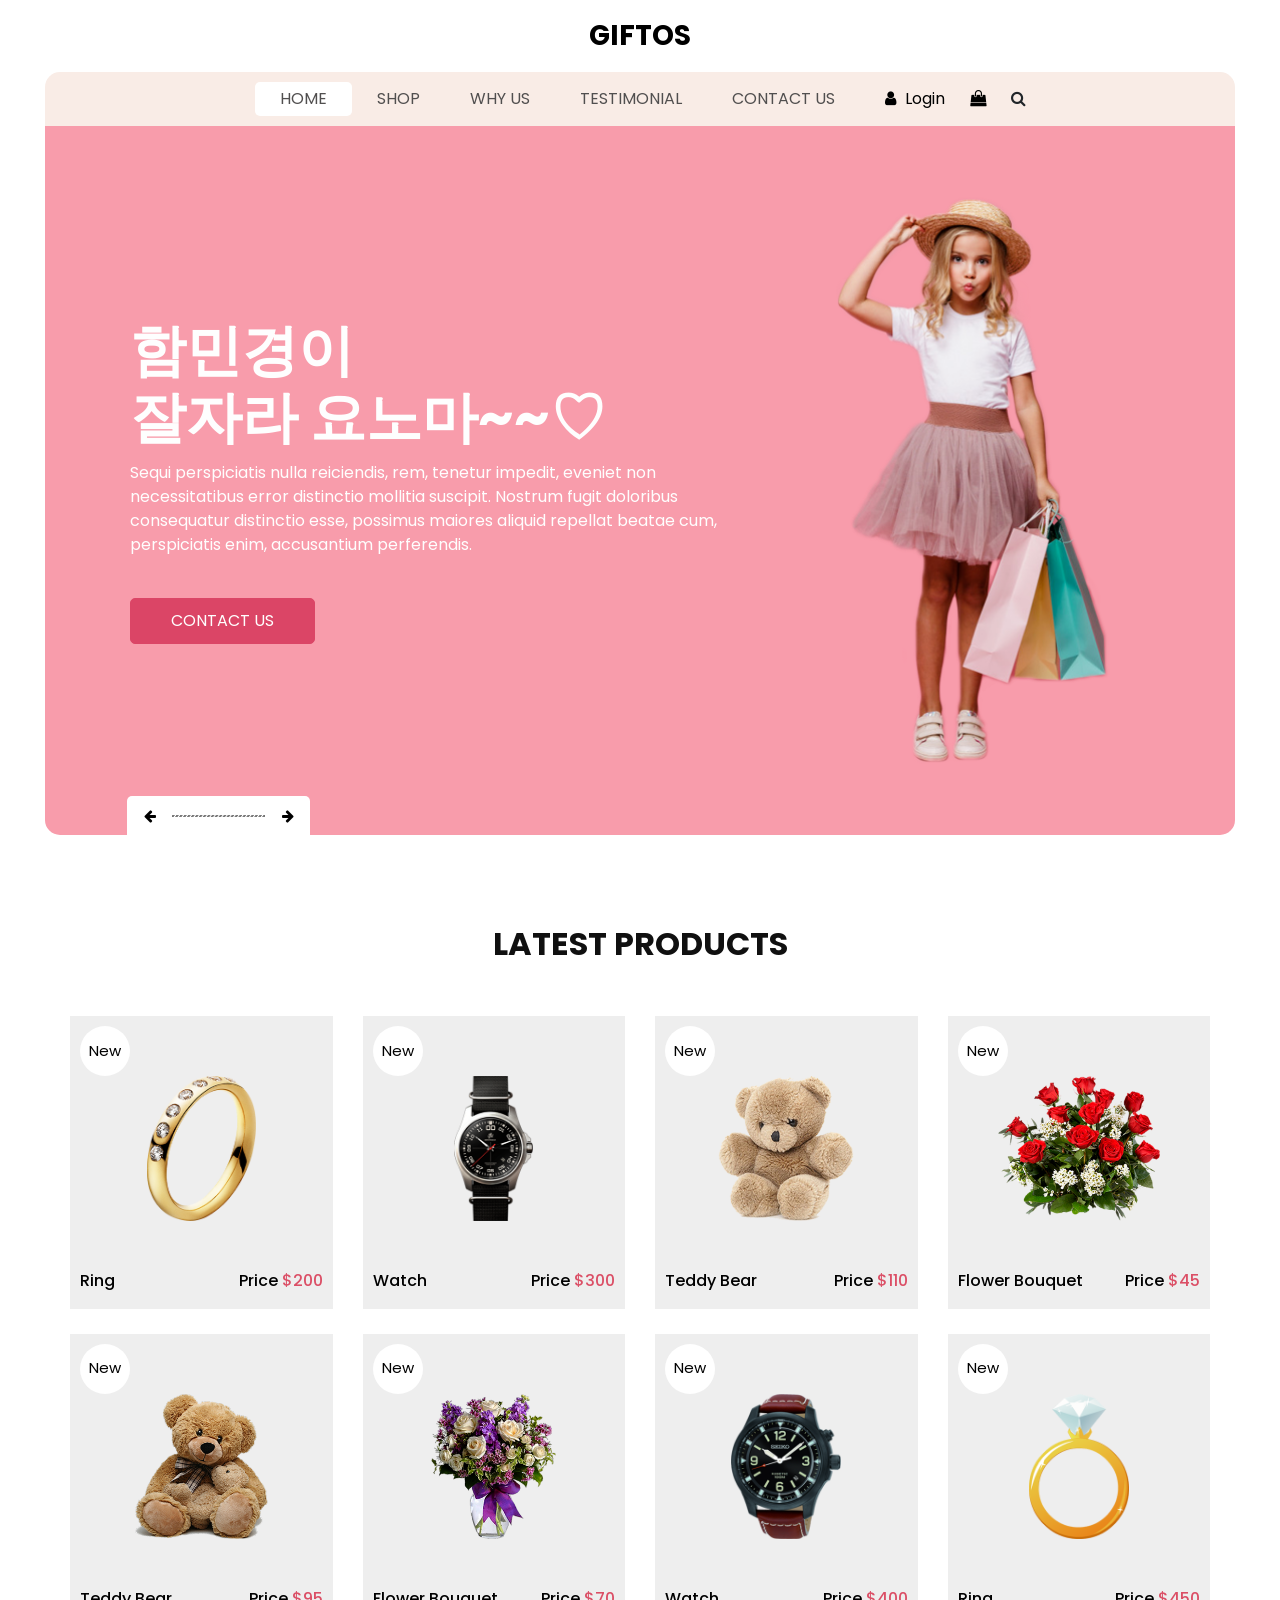
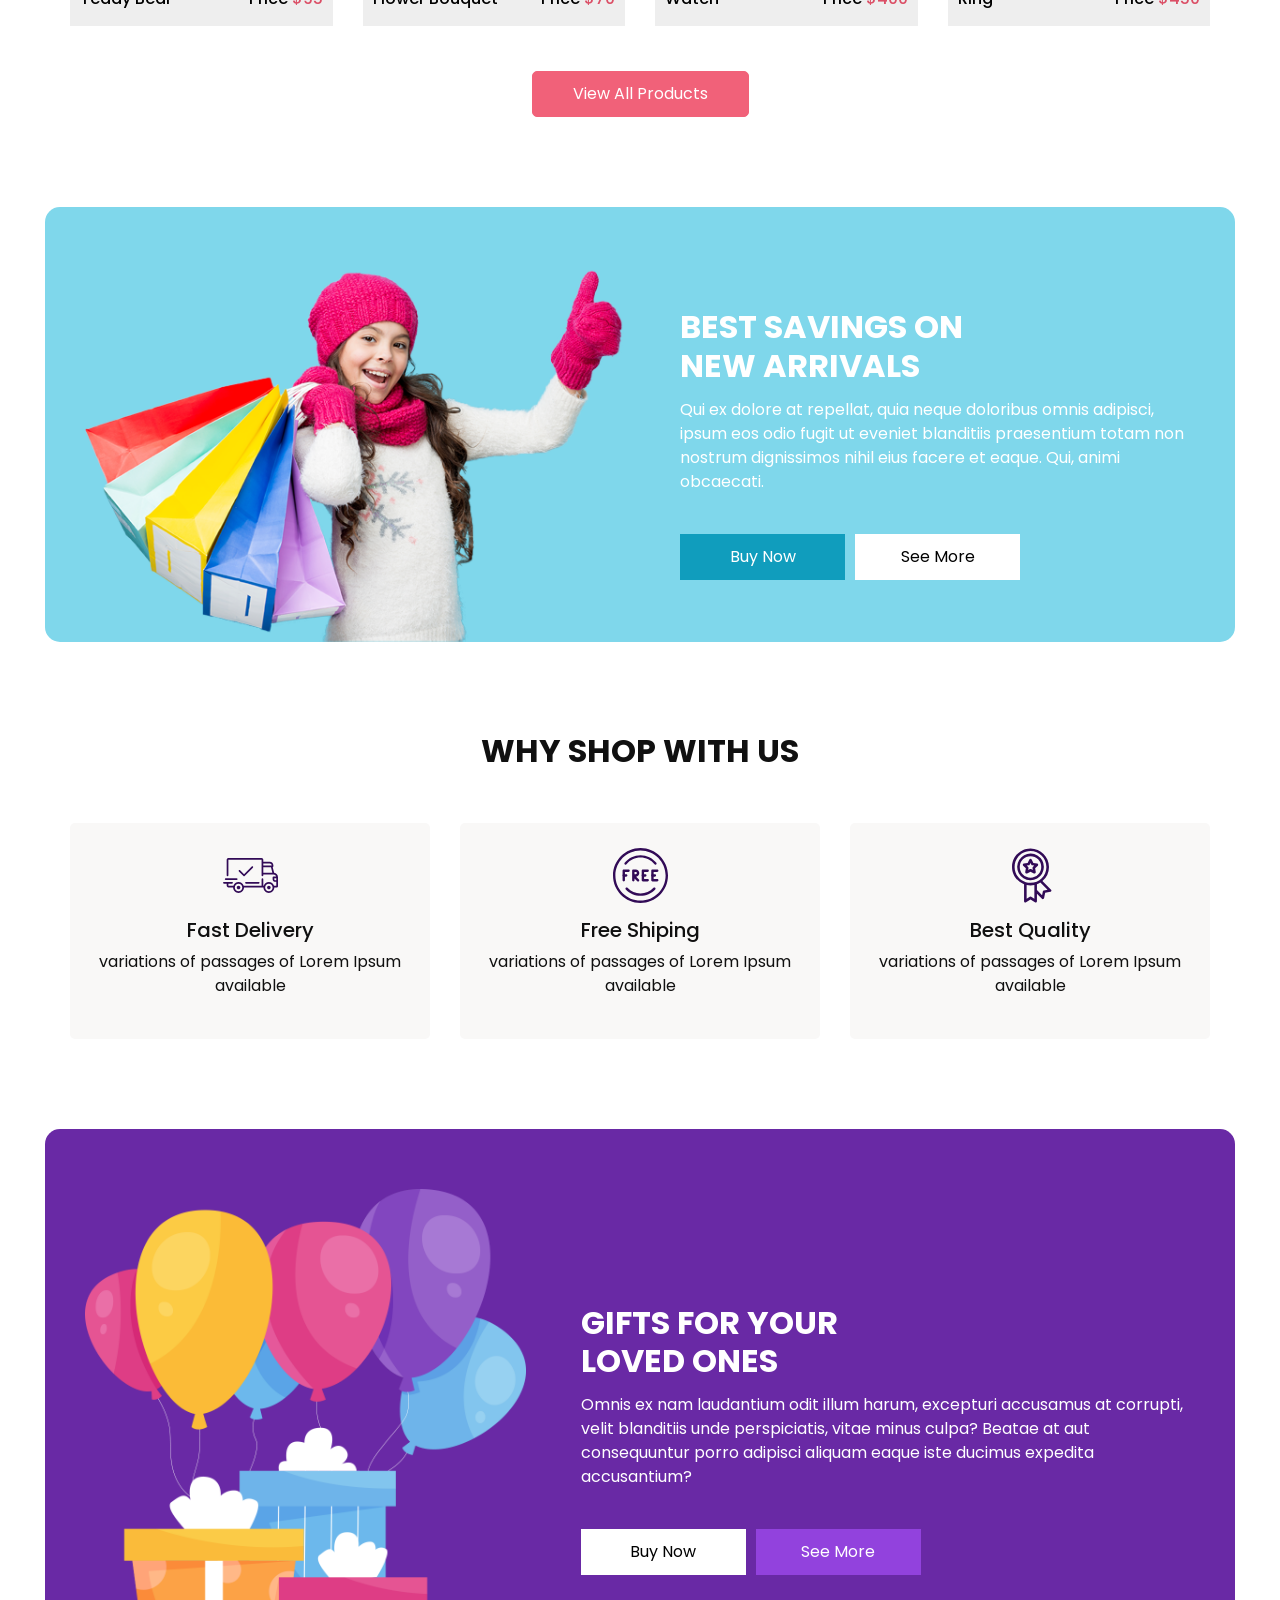
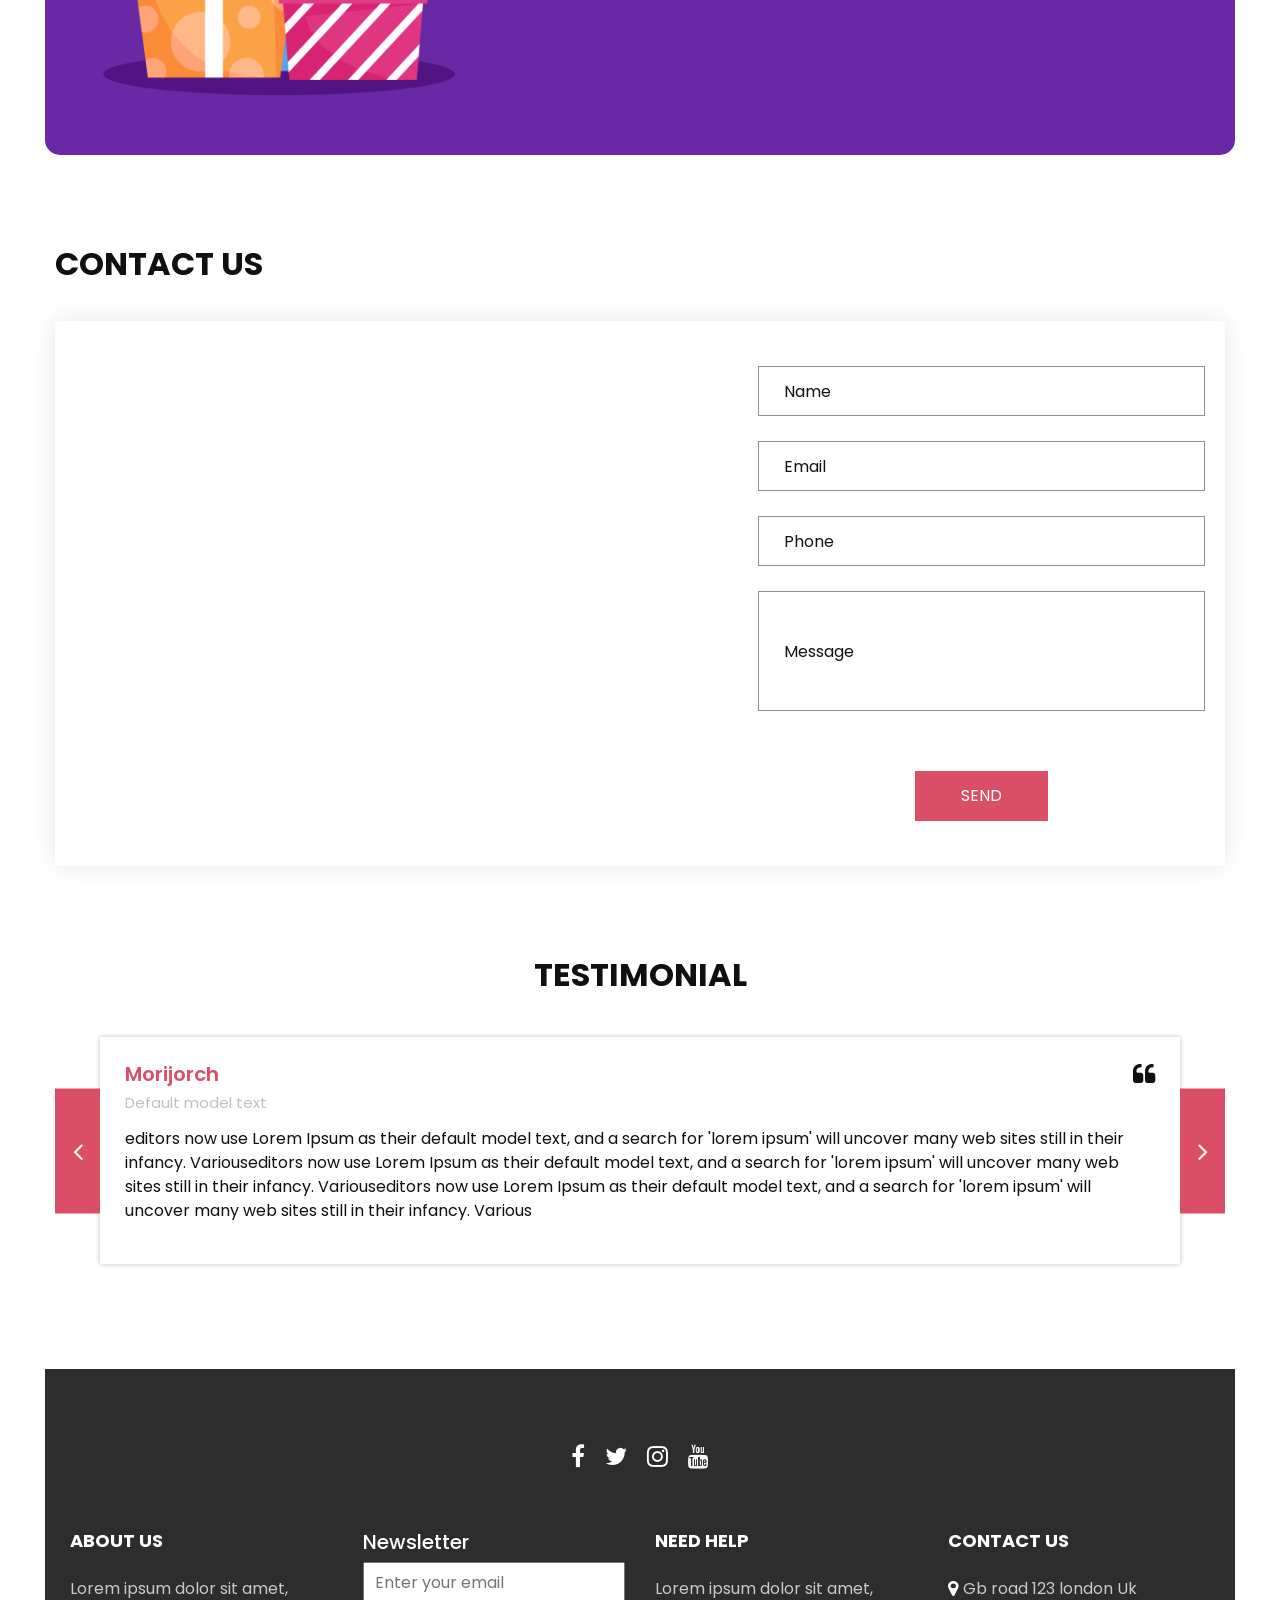
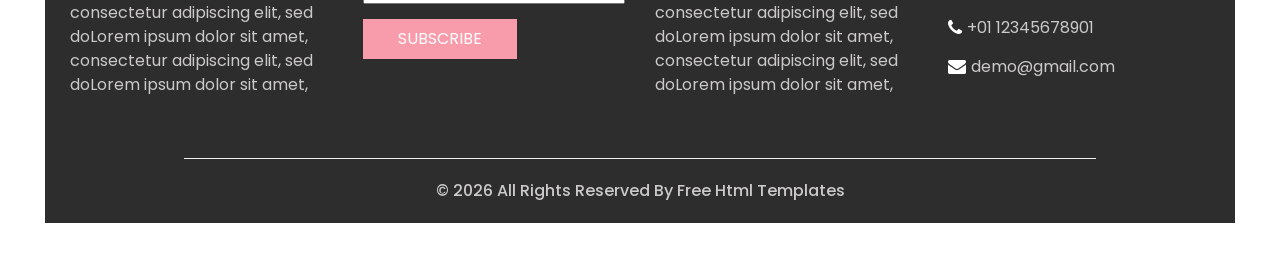
<file: giftos-html/index.html>
<!DOCTYPE html>
<html>

<head>
  <!-- Basic -->
  <meta charset="utf-8" />
  <meta http-equiv="X-UA-Compatible" content="IE=edge" />
  <!-- Mobile Metas -->
  <meta name="viewport" content="width=device-width, initial-scale=1, shrink-to-fit=no" />
  <!-- Site Metas -->
  <meta name="keywords" content="" />
  <meta name="description" content="" />
  <meta name="author" content="" />
  <link rel="shortcut icon" href="images/favicon.png" type="image/x-icon">

  <title>
    Giftos
  </title>

  <!-- slider stylesheet -->
  <link rel="stylesheet" type="text/css" href="https://cdnjs.cloudflare.com/ajax/libs/OwlCarousel2/2.3.4/assets/owl.carousel.min.css" />

  <!-- bootstrap core css -->
  <link rel="stylesheet" type="text/css" href="css/bootstrap.css" />

  <!-- Custom styles for this template -->
  <link href="css/style.css" rel="stylesheet" />
  <!-- responsive style -->
  <link href="css/responsive.css" rel="stylesheet" />
</head>

<body>
  <div class="hero_area">
    <!-- header section strats -->
    <header class="header_section">
      <nav class="navbar navbar-expand-lg custom_nav-container ">
        <a class="navbar-brand" href="index.html">
          <span>
            Giftos
          </span>
        </a>
        <button class="navbar-toggler" type="button" data-toggle="collapse" data-target="#navbarSupportedContent" aria-controls="navbarSupportedContent" aria-expanded="false" aria-label="Toggle navigation">
          <span class=""></span>
        </button>

        <div class="collapse navbar-collapse" id="navbarSupportedContent">
          <ul class="navbar-nav  ">
            <li class="nav-item active">
              <a class="nav-link" href="index.html">Home <span class="sr-only">(current)</span></a>
            </li>
            <li class="nav-item">
              <a class="nav-link" href="shop.html">
                Shop
              </a>
            </li>
            <li class="nav-item">
              <a class="nav-link" href="why.html">
                Why Us
              </a>
            </li>
            <li class="nav-item">
              <a class="nav-link" href="testimonial.html">
                Testimonial
              </a>
            </li>
            <li class="nav-item">
              <a class="nav-link" href="contact.html">Contact Us</a>
            </li>
          </ul>
          <div class="user_option">
            <a href="">
              <i class="fa fa-user" aria-hidden="true"></i>
              <span>
                Login
              </span>
            </a>
            <a href="">
              <i class="fa fa-shopping-bag" aria-hidden="true"></i>
            </a>
            <form class="form-inline ">
              <button class="btn nav_search-btn" type="submit">
                <i class="fa fa-search" aria-hidden="true"></i>
              </button>
            </form>
          </div>
        </div>
      </nav>
    </header>
    <!-- end header section -->
    <!-- slider section -->

    <section class="slider_section">
      <div class="slider_container">
        <div id="carouselExampleIndicators" class="carousel slide" data-ride="carousel">
          <div class="carousel-inner">
            <div class="carousel-item active">
              <div class="container-fluid">
                <div class="row">
                  <div class="col-md-7">
                    <div class="detail-box">
                      <h1>
                        함민경이 <br>
                        잘자라 요노마~~♡
                      </h1>
                      <p>
                        Sequi perspiciatis nulla reiciendis, rem, tenetur impedit, eveniet non necessitatibus error distinctio mollitia suscipit. Nostrum fugit doloribus consequatur distinctio esse, possimus maiores aliquid repellat beatae cum, perspiciatis enim, accusantium perferendis.
                      </p>
                      <a href="">
                        Contact Us
                      </a>
                    </div>
                  </div>
                  <div class="col-md-5 ">
                    <div class="img-box">
                      <img src="images/slider-img.png" alt="" />
                    </div>
                  </div>
                </div>
              </div>
            </div>
            <div class="carousel-item ">
              <div class="container-fluid">
                <div class="row">
                  <div class="col-md-7">
                    <div class="detail-box">
                      <h1>
                        함민경이 <br>
                        잘자라요오오오
                      </h1>
                      <p>
                        이쁜 함민경이 항상 고생이 많소 늘 고맙고 사랑해
                      </p>
                      <a href="">
                        Contact Us
                      </a>
                    </div>
                  </div>
                  <div class="col-md-5 ">
                    <div class="img-box">
                      <img src="images/20230511_153719.jpg" alt="" />
                    </div>
                  </div>
                </div>
              </div>
            </div>
            <div class="carousel-item ">
              <div class="container-fluid">
                <div class="row">
                  <div class="col-md-7">
                    <div class="detail-box">
                      <h1>
                        오아윤이 <br>
                        잘자라요오오
                      </h1>
                      <p>
                        우리 이쁜 오아윤이 항상 아빠한테 잘 웃어주고 아빠랑 행복하게 놀아줘서 고마워 사랑해♡
                      </p>
                      <a href="">
                        Contact Us
                      </a>
                    </div>
                  </div>
                  <div class="col-md-5 ">
                    <div class="img-box">
                      <img src="images/20230505_151908.jpg" alt="" />
                    </div>
                  </div>
                </div>
              </div>
            </div>
          </div>
          <div class="carousel_btn-box">
            <a class="carousel-control-prev" href="#carouselExampleIndicators" role="button" data-slide="prev">
              <i class="fa fa-arrow-left" aria-hidden="true"></i>
              <span class="sr-only">Previous</span>
            </a>
            <img src="images/line.png" alt="" />
            <a class="carousel-control-next" href="#carouselExampleIndicators" role="button" data-slide="next">
              <i class="fa fa-arrow-right" aria-hidden="true"></i>
              <span class="sr-only">Next</span>
            </a>
          </div>
        </div>
      </div>
    </section>

    <!-- end slider section -->
  </div>
  <!-- end hero area -->

  <!-- shop section -->

  <section class="shop_section layout_padding">
    <div class="container">
      <div class="heading_container heading_center">
        <h2>
          Latest Products
        </h2>
      </div>
      <div class="row">
        <div class="col-sm-6 col-md-4 col-lg-3">
          <div class="box">
            <a href="">
              <div class="img-box">
                <img src="images/p1.png" alt="">
              </div>
              <div class="detail-box">
                <h6>
                  Ring
                </h6>
                <h6>
                  Price
                  <span>
                    $200
                  </span>
                </h6>
              </div>
              <div class="new">
                <span>
                  New
                </span>
              </div>
            </a>
          </div>
        </div>
        <div class="col-sm-6 col-md-4 col-lg-3">
          <div class="box">
            <a href="">
              <div class="img-box">
                <img src="images/p2.png" alt="">
              </div>
              <div class="detail-box">
                <h6>
                  Watch
                </h6>
                <h6>
                  Price
                  <span>
                    $300
                  </span>
                </h6>
              </div>
              <div class="new">
                <span>
                  New
                </span>
              </div>
            </a>
          </div>
        </div>
        <div class="col-sm-6 col-md-4 col-lg-3">
          <div class="box">
            <a href="">
              <div class="img-box">
                <img src="images/p3.png" alt="">
              </div>
              <div class="detail-box">
                <h6>
                  Teddy Bear
                </h6>
                <h6>
                  Price
                  <span>
                    $110
                  </span>
                </h6>
              </div>
              <div class="new">
                <span>
                  New
                </span>
              </div>
            </a>
          </div>
        </div>
        <div class="col-sm-6 col-md-4 col-lg-3">
          <div class="box">
            <a href="">
              <div class="img-box">
                <img src="images/p4.png" alt="">
              </div>
              <div class="detail-box">
                <h6>
                  Flower Bouquet
                </h6>
                <h6>
                  Price
                  <span>
                    $45
                  </span>
                </h6>
              </div>
              <div class="new">
                <span>
                  New
                </span>
              </div>
            </a>
          </div>
        </div>
        <div class="col-sm-6 col-md-4 col-lg-3">
          <div class="box">
            <a href="">
              <div class="img-box">
                <img src="images/p5.png" alt="">
              </div>
              <div class="detail-box">
                <h6>
                  Teddy Bear
                </h6>
                <h6>
                  Price
                  <span>
                    $95
                  </span>
                </h6>
              </div>
              <div class="new">
                <span>
                  New
                </span>
              </div>
            </a>
          </div>
        </div>
        <div class="col-sm-6 col-md-4 col-lg-3">
          <div class="box">
            <a href="">
              <div class="img-box">
                <img src="images/p6.png" alt="">
              </div>
              <div class="detail-box">
                <h6>
                  Flower Bouquet
                </h6>
                <h6>
                  Price
                  <span>
                    $70
                  </span>
                </h6>
              </div>
              <div class="new">
                <span>
                  New
                </span>
              </div>
            </a>
          </div>
        </div>
        <div class="col-sm-6 col-md-4 col-lg-3">
          <div class="box">
            <a href="">
              <div class="img-box">
                <img src="images/p7.png" alt="">
              </div>
              <div class="detail-box">
                <h6>
                  Watch
                </h6>
                <h6>
                  Price
                  <span>
                    $400
                  </span>
                </h6>
              </div>
              <div class="new">
                <span>
                  New
                </span>
              </div>
            </a>
          </div>
        </div>
        <div class="col-sm-6 col-md-4 col-lg-3">
          <div class="box">
            <a href="">
              <div class="img-box">
                <img src="images/p8.png" alt="">
              </div>
              <div class="detail-box">
                <h6>
                  Ring
                </h6>
                <h6>
                  Price
                  <span>
                    $450
                  </span>
                </h6>
              </div>
              <div class="new">
                <span>
                  New
                </span>
              </div>
            </a>
          </div>
        </div>
      </div>
      <div class="btn-box">
        <a href="">
          View All Products
        </a>
      </div>
    </div>
  </section>

  <!-- end shop section -->

  <!-- saving section -->

  <section class="saving_section ">
    <div class="box">
      <div class="container-fluid">
        <div class="row">
          <div class="col-lg-6">
            <div class="img-box">
              <img src="images/saving-img.png" alt="">
            </div>
          </div>
          <div class="col-lg-6">
            <div class="detail-box">
              <div class="heading_container">
                <h2>
                  Best Savings on <br>
                  new arrivals
                </h2>
              </div>
              <p>
                Qui ex dolore at repellat, quia neque doloribus omnis adipisci, ipsum eos odio fugit ut eveniet blanditiis praesentium totam non nostrum dignissimos nihil eius facere et eaque. Qui, animi obcaecati.
              </p>
              <div class="btn-box">
                <a href="#" class="btn1">
                  Buy Now
                </a>
                <a href="#" class="btn2">
                  See More
                </a>
              </div>
            </div>
          </div>
        </div>
      </div>
    </div>
  </section>

  <!-- end saving section -->

  <!-- why section -->

  <section class="why_section layout_padding">
    <div class="container">
      <div class="heading_container heading_center">
        <h2>
          Why Shop With Us
        </h2>
      </div>
      <div class="row">
        <div class="col-md-4">
          <div class="box ">
            <div class="img-box">
              <svg version="1.1" id="Layer_1" xmlns="http://www.w3.org/2000/svg" xmlns:xlink="http://www.w3.org/1999/xlink" x="0px" y="0px" viewBox="0 0 512 512" style="enable-background:new 0 0 512 512;" xml:space="preserve">
                <g>
                  <g>
                    <path d="M476.158,231.363l-13.259-53.035c3.625-0.77,6.345-3.986,6.345-7.839v-8.551c0-18.566-15.105-33.67-33.67-33.67h-60.392
                 V110.63c0-9.136-7.432-16.568-16.568-16.568H50.772c-9.136,0-16.568,7.432-16.568,16.568V256c0,4.427,3.589,8.017,8.017,8.017
                 c4.427,0,8.017-3.589,8.017-8.017V110.63c0-0.295,0.239-0.534,0.534-0.534h307.841c0.295,0,0.534,0.239,0.534,0.534v145.372
                 c0,4.427,3.589,8.017,8.017,8.017c4.427,0,8.017-3.589,8.017-8.017v-9.088h94.569c0.008,0,0.014,0.002,0.021,0.002
                 c0.008,0,0.015-0.001,0.022-0.001c11.637,0.008,21.518,7.646,24.912,18.171h-24.928c-4.427,0-8.017,3.589-8.017,8.017v17.102
                 c0,13.851,11.268,25.119,25.119,25.119h9.086v35.273h-20.962c-6.886-19.883-25.787-34.205-47.982-34.205
                 s-41.097,14.322-47.982,34.205h-3.86v-60.393c0-4.427-3.589-8.017-8.017-8.017c-4.427,0-8.017,3.589-8.017,8.017v60.391H192.817
                 c-6.886-19.883-25.787-34.205-47.982-34.205s-41.097,14.322-47.982,34.205H50.772c-0.295,0-0.534-0.239-0.534-0.534v-17.637
                 h34.739c4.427,0,8.017-3.589,8.017-8.017s-3.589-8.017-8.017-8.017H8.017c-4.427,0-8.017,3.589-8.017,8.017
                 s3.589,8.017,8.017,8.017h26.188v17.637c0,9.136,7.432,16.568,16.568,16.568h43.304c-0.002,0.178-0.014,0.355-0.014,0.534
                 c0,27.996,22.777,50.772,50.772,50.772s50.772-22.776,50.772-50.772c0-0.18-0.012-0.356-0.014-0.534h180.67
                 c-0.002,0.178-0.014,0.355-0.014,0.534c0,27.996,22.777,50.772,50.772,50.772c27.995,0,50.772-22.776,50.772-50.772
                 c0-0.18-0.012-0.356-0.014-0.534h26.203c4.427,0,8.017-3.589,8.017-8.017v-85.511C512,251.989,496.423,234.448,476.158,231.363z
                  M375.182,144.301h60.392c9.725,0,17.637,7.912,17.637,17.637v0.534h-78.029V144.301z M375.182,230.881v-52.376h71.235
                 l13.094,52.376H375.182z M144.835,401.904c-19.155,0-34.739-15.583-34.739-34.739s15.584-34.739,34.739-34.739
                 c19.155,0,34.739,15.583,34.739,34.739S163.99,401.904,144.835,401.904z M427.023,401.904c-19.155,0-34.739-15.583-34.739-34.739
                 s15.584-34.739,34.739-34.739c19.155,0,34.739,15.583,34.739,34.739S446.178,401.904,427.023,401.904z M495.967,299.29h-9.086
                 c-5.01,0-9.086-4.076-9.086-9.086v-9.086h18.171V299.29z" />
                  </g>
                </g>
                <g>
                  <g>
                    <path d="M144.835,350.597c-9.136,0-16.568,7.432-16.568,16.568c0,9.136,7.432,16.568,16.568,16.568
                 c9.136,0,16.568-7.432,16.568-16.568C161.403,358.029,153.971,350.597,144.835,350.597z" />
                  </g>
                </g>
                <g>
                  <g>
                    <path d="M427.023,350.597c-9.136,0-16.568,7.432-16.568,16.568c0,9.136,7.432,16.568,16.568,16.568
                 c9.136,0,16.568-7.432,16.568-16.568C443.591,358.029,436.159,350.597,427.023,350.597z" />
                  </g>
                </g>
                <g>
                  <g>
                    <path d="M332.96,316.393H213.244c-4.427,0-8.017,3.589-8.017,8.017s3.589,8.017,8.017,8.017H332.96
                 c4.427,0,8.017-3.589,8.017-8.017S337.388,316.393,332.96,316.393z" />
                  </g>
                </g>
                <g>
                  <g>
                    <path d="M127.733,282.188H25.119c-4.427,0-8.017,3.589-8.017,8.017s3.589,8.017,8.017,8.017h102.614
                 c4.427,0,8.017-3.589,8.017-8.017S132.16,282.188,127.733,282.188z" />
                  </g>
                </g>
                <g>
                  <g>
                    <path d="M278.771,173.37c-3.13-3.13-8.207-3.13-11.337,0.001l-71.292,71.291l-37.087-37.087c-3.131-3.131-8.207-3.131-11.337,0
                 c-3.131,3.131-3.131,8.206,0,11.337l42.756,42.756c1.565,1.566,3.617,2.348,5.668,2.348s4.104-0.782,5.668-2.348l76.96-76.96
                 C281.901,181.576,281.901,176.501,278.771,173.37z" />
                  </g>
                </g>
                <g>
                </g>
                <g>
                </g>
                <g>
                </g>
                <g>
                </g>
                <g>
                </g>
                <g>
                </g>
                <g>
                </g>
                <g>
                </g>
                <g>
                </g>
                <g>
                </g>
                <g>
                </g>
                <g>
                </g>
                <g>
                </g>
                <g>
                </g>
                <g>
                </g>
              </svg>
            </div>
            <div class="detail-box">
              <h5>
                Fast Delivery
              </h5>
              <p>
                variations of passages of Lorem Ipsum available
              </p>
            </div>
          </div>
        </div>
        <div class="col-md-4">
          <div class="box ">
            <div class="img-box">
              <svg version="1.1" id="Capa_1" xmlns="http://www.w3.org/2000/svg" xmlns:xlink="http://www.w3.org/1999/xlink" x="0px" y="0px" viewBox="0 0 490.667 490.667" style="enable-background:new 0 0 490.667 490.667;" xml:space="preserve">
                <g>
                  <g>
                    <path d="M138.667,192H96c-5.888,0-10.667,4.779-10.667,10.667V288c0,5.888,4.779,10.667,10.667,10.667s10.667-4.779,10.667-10.667
                 v-74.667h32c5.888,0,10.667-4.779,10.667-10.667S144.555,192,138.667,192z" />
                  </g>
                </g>
                <g>
                  <g>
                    <path d="M117.333,234.667H96c-5.888,0-10.667,4.779-10.667,10.667S90.112,256,96,256h21.333c5.888,0,10.667-4.779,10.667-10.667
                 S123.221,234.667,117.333,234.667z" />
                  </g>
                </g>
                <g>
                  <g>
                    <path d="M245.333,0C110.059,0,0,110.059,0,245.333s110.059,245.333,245.333,245.333s245.333-110.059,245.333-245.333
                 S380.608,0,245.333,0z M245.333,469.333c-123.52,0-224-100.48-224-224s100.48-224,224-224s224,100.48,224,224
                 S368.853,469.333,245.333,469.333z" />
                  </g>
                </g>
                <g>
                  <g>
                    <path d="M386.752,131.989C352.085,88.789,300.544,64,245.333,64s-106.752,24.789-141.419,67.989
                 c-3.691,4.587-2.965,11.307,1.643,14.997c4.587,3.691,11.307,2.965,14.976-1.643c30.613-38.144,76.096-60.011,124.8-60.011
                 s94.187,21.867,124.779,60.011c2.112,2.624,5.205,3.989,8.32,3.989c2.368,0,4.715-0.768,6.677-2.347
                 C389.717,143.296,390.443,136.576,386.752,131.989z" />
                  </g>
                </g>
                <g>
                  <g>
                    <path d="M376.405,354.923c-4.224-4.032-11.008-3.861-15.061,0.405c-30.613,32.235-71.808,50.005-116.011,50.005
                 s-85.397-17.771-115.989-50.005c-4.032-4.309-10.816-4.437-15.061-0.405c-4.309,4.053-4.459,10.816-0.405,15.083
                 c34.667,36.544,81.344,56.661,131.456,56.661s96.789-20.117,131.477-56.661C380.864,365.739,380.693,358.976,376.405,354.923z" />
                  </g>
                </g>
                <g>
                  <g>
                    <path d="M206.805,255.723c15.701-2.027,27.861-15.488,27.861-31.723c0-17.643-14.357-32-32-32h-21.333
                 c-5.888,0-10.667,4.779-10.667,10.667v42.581c0,0.043,0,0.107,0,0.149V288c0,5.888,4.779,10.667,10.667,10.667
                 S192,293.888,192,288v-16.917l24.448,24.469c2.091,2.069,4.821,3.115,7.552,3.115c2.731,0,5.461-1.045,7.531-3.136
                 c4.16-4.16,4.16-10.923,0-15.083L206.805,255.723z M192,234.667v-21.333h10.667c5.867,0,10.667,4.779,10.667,10.667
                 s-4.8,10.667-10.667,10.667H192z" />
                  </g>
                </g>
                <g>
                  <g>
                    <path d="M309.333,277.333h-32v-64h32c5.888,0,10.667-4.779,10.667-10.667S315.221,192,309.333,192h-42.667
                 c-5.888,0-10.667,4.779-10.667,10.667V288c0,5.888,4.779,10.667,10.667,10.667h42.667c5.888,0,10.667-4.779,10.667-10.667
                 S315.221,277.333,309.333,277.333z" />
                  </g>
                </g>
                <g>
                  <g>
                    <path d="M288,234.667h-21.333c-5.888,0-10.667,4.779-10.667,10.667S260.779,256,266.667,256H288
                 c5.888,0,10.667-4.779,10.667-10.667S293.888,234.667,288,234.667z" />
                  </g>
                </g>
                <g>
                  <g>
                    <path d="M394.667,277.333h-32v-64h32c5.888,0,10.667-4.779,10.667-10.667S400.555,192,394.667,192H352
                 c-5.888,0-10.667,4.779-10.667,10.667V288c0,5.888,4.779,10.667,10.667,10.667h42.667c5.888,0,10.667-4.779,10.667-10.667
                 S400.555,277.333,394.667,277.333z" />
                  </g>
                </g>
                <g>
                  <g>
                    <path d="M373.333,234.667H352c-5.888,0-10.667,4.779-10.667,10.667S346.112,256,352,256h21.333
                 c5.888,0,10.667-4.779,10.667-10.667S379.221,234.667,373.333,234.667z" />
                  </g>
                </g>
                <g>
                </g>
                <g>
                </g>
                <g>
                </g>
                <g>
                </g>
                <g>
                </g>
                <g>
                </g>
                <g>
                </g>
                <g>
                </g>
                <g>
                </g>
                <g>
                </g>
                <g>
                </g>
                <g>
                </g>
                <g>
                </g>
                <g>
                </g>
                <g>
                </g>
              </svg>
            </div>
            <div class="detail-box">
              <h5>
                Free Shiping
              </h5>
              <p>
                variations of passages of Lorem Ipsum available
              </p>
            </div>
          </div>
        </div>
        <div class="col-md-4">
          <div class="box ">
            <div class="img-box">
              <svg id="_30_Premium" height="512" viewBox="0 0 512 512" width="512" xmlns="http://www.w3.org/2000/svg" data-name="30_Premium">
                <g id="filled">
                  <path d="m252.92 300h3.08a124.245 124.245 0 1 0 -4.49-.09c.075.009.15.023.226.03.394.039.789.06 1.184.06zm-96.92-124a100 100 0 1 1 100 100 100.113 100.113 0 0 1 -100-100z" />
                  <path d="m447.445 387.635-80.4-80.4a171.682 171.682 0 0 0 60.955-131.235c0-94.841-77.159-172-172-172s-172 77.159-172 172c0 73.747 46.657 136.794 112 161.2v158.8c-.3 9.289 11.094 15.384 18.656 9.984l41.344-27.562 41.344 27.562c7.574 5.4 18.949-.7 18.656-9.984v-70.109l46.6 46.594c6.395 6.789 18.712 3.025 20.253-6.132l9.74-48.724 48.725-9.742c9.163-1.531 12.904-13.893 6.127-20.252zm-339.445-211.635c0-81.607 66.393-148 148-148s148 66.393 148 148-66.393 148-148 148-148-66.393-148-148zm154.656 278.016a12 12 0 0 0 -13.312 0l-29.344 19.562v-129.378a172.338 172.338 0 0 0 72 0v129.38zm117.381-58.353a12 12 0 0 0 -9.415 9.415l-6.913 34.58-47.709-47.709v-54.749a171.469 171.469 0 0 0 31.467-15.6l67.151 67.152z" />
                  <path d="m287.62 236.985c8.349 4.694 19.251-3.212 17.367-12.618l-5.841-35.145 25.384-25c7.049-6.5 2.89-19.3-6.634-20.415l-35.23-5.306-15.933-31.867c-4.009-8.713-17.457-8.711-21.466 0l-15.933 31.866-35.23 5.306c-9.526 1.119-13.681 13.911-6.634 20.415l25.384 25-5.841 35.145c-1.879 9.406 9 17.31 17.367 12.618l31.62-16.414zm-53-32.359 2.928-17.615a12 12 0 0 0 -3.417-10.516l-12.721-12.531 17.658-2.66a12 12 0 0 0 8.947-6.5l7.985-15.971 7.985 15.972a12 12 0 0 0 8.947 6.5l17.658 2.66-12.723 12.535a12 12 0 0 0 -3.417 10.516l2.928 17.615-15.849-8.231a12 12 0 0 0 -11.058 0z" />
                </g>
              </svg>
            </div>
            <div class="detail-box">
              <h5>
                Best Quality
              </h5>
              <p>
                variations of passages of Lorem Ipsum available
              </p>
            </div>
          </div>
        </div>
      </div>
    </div>
  </section>

  <!-- end why section -->


  <!-- gift section -->

  <section class="gift_section layout_padding-bottom">
    <div class="box ">
      <div class="container-fluid">
        <div class="row">
          <div class="col-md-5">
            <div class="img_container">
              <div class="img-box">
                <img src="images/gifts.png" alt="">
              </div>
            </div>
          </div>
          <div class="col-md-7">
            <div class="detail-box">
              <div class="heading_container">
                <h2>
                  Gifts for your <br>
                  loved ones
                </h2>
              </div>
              <p>
                Omnis ex nam laudantium odit illum harum, excepturi accusamus at corrupti, velit blanditiis unde perspiciatis, vitae minus culpa? Beatae at aut consequuntur porro adipisci aliquam eaque iste ducimus expedita accusantium?
              </p>
              <div class="btn-box">
                <a href="#" class="btn1">
                  Buy Now
                </a>
                <a href="#" class="btn2">
                  See More
                </a>
              </div>
            </div>
          </div>
        </div>
      </div>
    </div>
  </section>


  <!-- end gift section -->


  <!-- contact section -->

  <section class="contact_section ">
    <div class="container px-0">
      <div class="heading_container ">
        <h2 class="">
          Contact Us
        </h2>
      </div>
    </div>
    <div class="container container-bg">
      <div class="row">
        <div class="col-lg-7 col-md-6 px-0">
          <div class="map_container">
            <div class="map-responsive">
              <iframe src="https://www.google.com/maps/embed/v1/place?key=AIzaSyA0s1a7phLN0iaD6-UE7m4qP-z21pH0eSc&q=Eiffel+Tower+Paris+France" width="600" height="300" frameborder="0" style="border:0; width: 100%; height:100%" allowfullscreen></iframe>
            </div>
          </div>
        </div>
        <div class="col-md-6 col-lg-5 px-0">
          <form action="#">
            <div>
              <input type="text" placeholder="Name" />
            </div>
            <div>
              <input type="email" placeholder="Email" />
            </div>
            <div>
              <input type="text" placeholder="Phone" />
            </div>
            <div>
              <input type="text" class="message-box" placeholder="Message" />
            </div>
            <div class="d-flex ">
              <button>
                SEND
              </button>
            </div>
          </form>
        </div>
      </div>
    </div>
  </section>

  <!-- end contact section -->

  <!-- client section -->
  <section class="client_section layout_padding">
    <div class="container">
      <div class="heading_container heading_center">
        <h2>
          Testimonial
        </h2>
      </div>
    </div>
    <div class="container px-0">
      <div id="customCarousel2" class="carousel  carousel-fade" data-ride="carousel">
        <div class="carousel-inner">
          <div class="carousel-item active">
            <div class="box">
              <div class="client_info">
                <div class="client_name">
                  <h5>
                    Morijorch
                  </h5>
                  <h6>
                    Default model text
                  </h6>
                </div>
                <i class="fa fa-quote-left" aria-hidden="true"></i>
              </div>
              <p>
                editors now use Lorem Ipsum as their default model text, and a search for 'lorem ipsum' will uncover many web sites still in their infancy. Variouseditors now use Lorem Ipsum as their default model text, and a search for 'lorem ipsum' will uncover many web sites still in their infancy. Variouseditors now use Lorem Ipsum as their default model text, and a search for 'lorem ipsum' will uncover many web sites still in their infancy. Various
              </p>
            </div>
          </div>
          <div class="carousel-item">
            <div class="box">
              <div class="client_info">
                <div class="client_name">
                  <h5>
                    Rochak
                  </h5>
                  <h6>
                    Default model text
                  </h6>
                </div>
                <i class="fa fa-quote-left" aria-hidden="true"></i>
              </div>
              <p>
                Variouseditors now use Lorem Ipsum as their default model text, and a search for 'lorem ipsum' will uncover many web sites still in their infancy. Variouseditors now use Lorem Ipsum as their default model text, and a search for 'lorem ipsum' will uncover many web sites still in their infancy. editors now use Lorem Ipsum as their default model text, and a search for 'lorem ipsum' will uncover many web sites still in their infancy.
              </p>
            </div>
          </div>
          <div class="carousel-item">
            <div class="box">
              <div class="client_info">
                <div class="client_name">
                  <h5>
                    Brad Johns
                  </h5>
                  <h6>
                    Default model text
                  </h6>
                </div>
                <i class="fa fa-quote-left" aria-hidden="true"></i>
              </div>
              <p>
                Variouseditors now use Lorem Ipsum as their default model text, and a search for 'lorem ipsum' will uncover many web sites still in their infancy, editors now use Lorem Ipsum as their default model text, and a search for 'lorem ipsum' will uncover many web sites still in their infancy. Variouseditors now use Lorem Ipsum as their default model text, and a search for 'lorem ipsum' will uncover many web sites still in their infancy. Various
              </p>
            </div>
          </div>
        </div>
        <div class="carousel_btn-box">
          <a class="carousel-control-prev" href="#customCarousel2" role="button" data-slide="prev">
            <i class="fa fa-angle-left" aria-hidden="true"></i>
            <span class="sr-only">Previous</span>
          </a>
          <a class="carousel-control-next" href="#customCarousel2" role="button" data-slide="next">
            <i class="fa fa-angle-right" aria-hidden="true"></i>
            <span class="sr-only">Next</span>
          </a>
        </div>
      </div>
    </div>
  </section>
  <!-- end client section -->

  <!-- info section -->

  <section class="info_section  layout_padding2-top">
    <div class="social_container">
      <div class="social_box">
        <a href="">
          <i class="fa fa-facebook" aria-hidden="true"></i>
        </a>
        <a href="">
          <i class="fa fa-twitter" aria-hidden="true"></i>
        </a>
        <a href="">
          <i class="fa fa-instagram" aria-hidden="true"></i>
        </a>
        <a href="">
          <i class="fa fa-youtube" aria-hidden="true"></i>
        </a>
      </div>
    </div>
    <div class="info_container ">
      <div class="container">
        <div class="row">
          <div class="col-md-6 col-lg-3">
            <h6>
              ABOUT US
            </h6>
            <p>
              Lorem ipsum dolor sit amet, consectetur adipiscing elit, sed doLorem ipsum dolor sit amet, consectetur adipiscing elit, sed doLorem ipsum dolor sit amet,
            </p>
          </div>
          <div class="col-md-6 col-lg-3">
            <div class="info_form ">
              <h5>
                Newsletter
              </h5>
              <form action="#">
                <input type="email" placeholder="Enter your email">
                <button>
                  Subscribe
                </button>
              </form>
            </div>
          </div>
          <div class="col-md-6 col-lg-3">
            <h6>
              NEED HELP
            </h6>
            <p>
              Lorem ipsum dolor sit amet, consectetur adipiscing elit, sed doLorem ipsum dolor sit amet, consectetur adipiscing elit, sed doLorem ipsum dolor sit amet,
            </p>
          </div>
          <div class="col-md-6 col-lg-3">
            <h6>
              CONTACT US
            </h6>
            <div class="info_link-box">
              <a href="">
                <i class="fa fa-map-marker" aria-hidden="true"></i>
                <span> Gb road 123 london Uk </span>
              </a>
              <a href="">
                <i class="fa fa-phone" aria-hidden="true"></i>
                <span>+01 12345678901</span>
              </a>
              <a href="">
                <i class="fa fa-envelope" aria-hidden="true"></i>
                <span> demo@gmail.com</span>
              </a>
            </div>
          </div>
        </div>
      </div>
    </div>
    <!-- footer section -->
    <footer class=" footer_section">
      <div class="container">
        <p>
          &copy; <span id="displayYear"></span> All Rights Reserved By
          <a href="https://html.design/">Free Html Templates</a>
        </p>
      </div>
    </footer>
    <!-- footer section -->

  </section>

  <!-- end info section -->


  <script src="js/jquery-3.4.1.min.js"></script>
  <script src="js/bootstrap.js"></script>
  <script src="https://cdnjs.cloudflare.com/ajax/libs/OwlCarousel2/2.3.4/owl.carousel.min.js">
  </script>
  <script src="js/custom.js"></script>

</body>

</html>
</file>
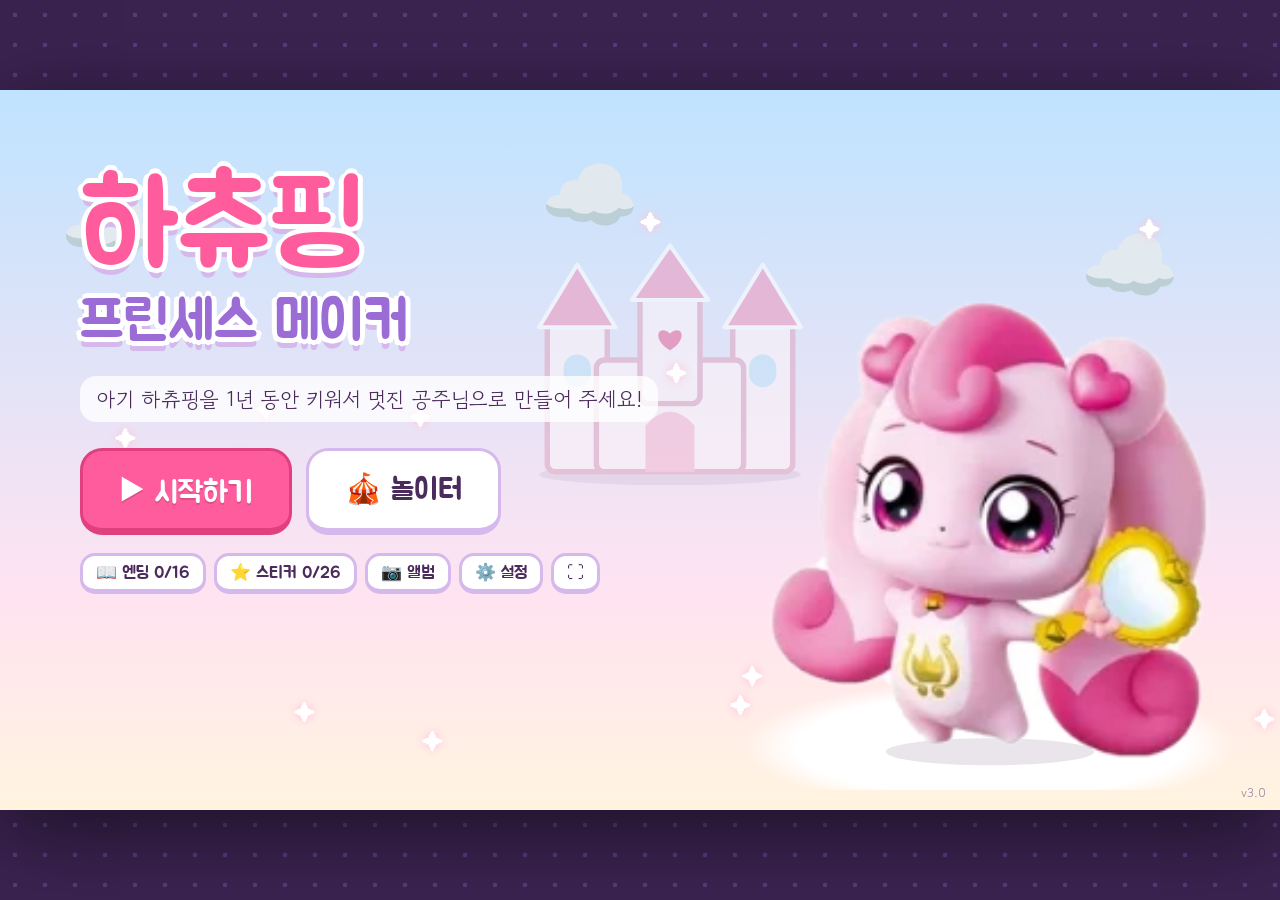
<file: hachuping-princess-maker/index.html>
<!doctype html>
<html lang="ko">
<head>
<meta charset="utf-8">
<meta name="viewport" content="width=device-width,initial-scale=1,viewport-fit=cover">
<title>하츄핑 프린세스 메이커</title>
<link rel="preconnect" href="https://fonts.googleapis.com">
<link rel="preconnect" href="https://fonts.gstatic.com" crossorigin>
<link rel="stylesheet" href="https://fonts.googleapis.com/css2?family=Jua&family=Gowun+Dodum&family=Noto+Color+Emoji&display=swap">
<link rel="stylesheet" href="css/game.css">
</head>
<body>
<div id="game">
  <div id="screen"></div>
  <div id="fx"></div>
  <div id="modal" hidden></div>
  <div id="dialog" hidden></div>
  <div id="toast"></div>
  <div id="fade"></div>
</div>
<script src="assets/images/manifest.js"></script>
<script src="assets/characters/manifest.js"></script>
<script src="js/data.js"></script>
<script src="js/core.js"></script>
<script src="js/audio.js"></script>
<script src="js/art.js"></script>
<script src="js/ui.js"></script>
<script src="js/minigames.js"></script>
<script src="js/adventure.js"></script>
<script src="js/contest.js"></script>
<script src="js/ending.js"></script>
<script src="js/features.js"></script>
<script src="js/home.js"></script>
<script src="js/main.js"></script>
</body>
</html>
</file>
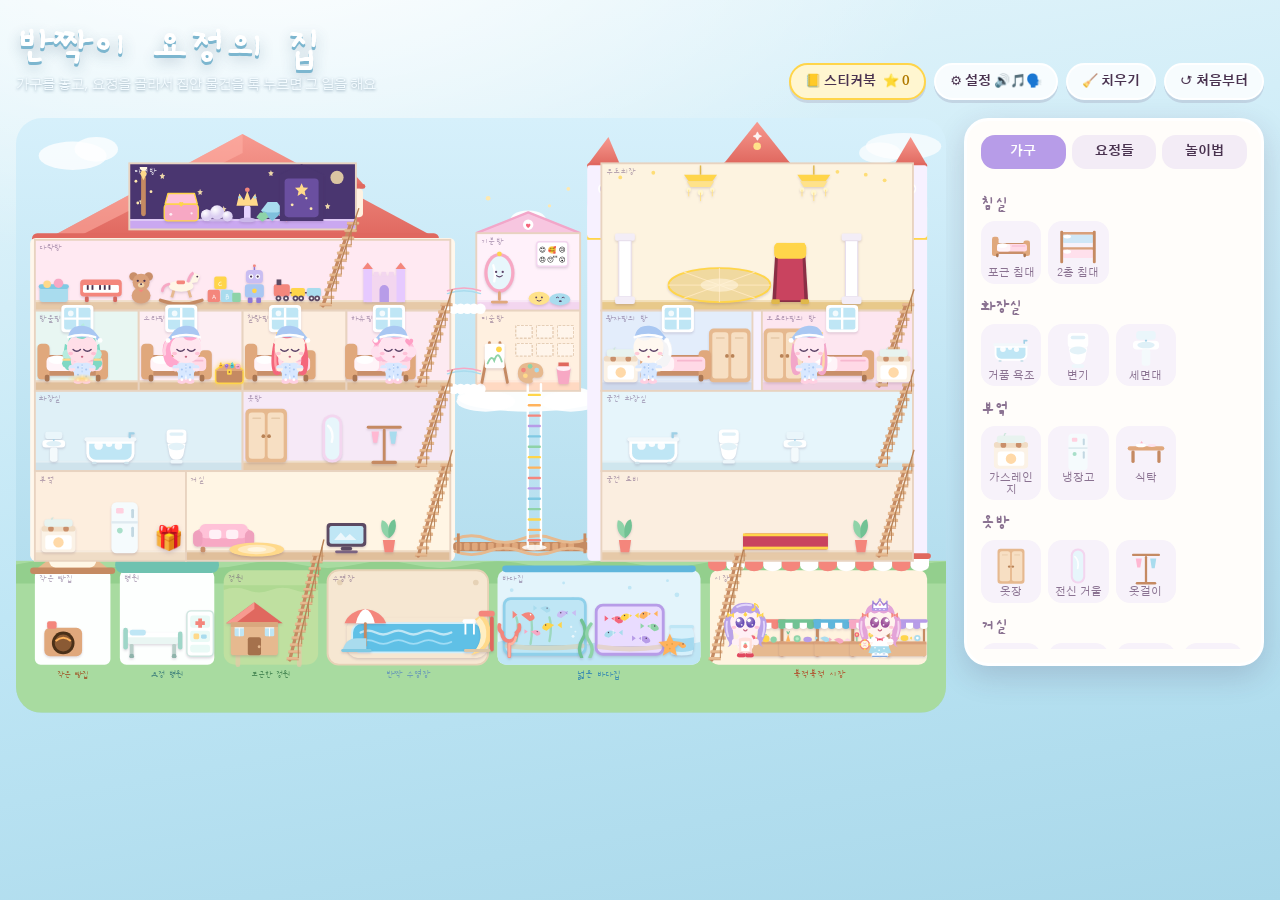
<file: TiniHouse/index.html>
<!doctype html><html><head><meta charset=utf8><meta name=viewport content="width=device-width,initial-scale=1,viewport-fit=cover"><style>:root{color-scheme:light;box-sizing:border-box;padding-top:env(safe-area-inset-top,0px);padding-bottom:env(safe-area-inset-bottom,0px)}html{scroll-padding-top:env(safe-area-inset-top,0px)}body{margin:0;padding:0;font:14px -apple-system,BlinkMacSystemFont,sans-serif;background:#faf9f5;color:#141413}img{max-width:100%}[hidden]:not([hidden=until-found i]){display:none!important}</style></head><body>
<!DOCTYPE html>
<html lang="ko">
<head>
<meta charset="utf-8">
<meta name="viewport" content="width=device-width, initial-scale=1, viewport-fit=cover">
<title>반짝이 요정의 집</title>
<link rel="preconnect" href="https://fonts.googleapis.com">
<link rel="preconnect" href="https://fonts.gstatic.com" crossorigin>
<link href="https://fonts.googleapis.com/css2?family=Gaegu:wght@400;700&family=Gothic+A1:wght@400;500;700&display=swap" rel="stylesheet">
<style>
:root{
  --sky:#bfe6f5; --sky2:#e7f6fb;
  --wall:#fff7ec; --wall2:#ffeedd;
  --roof:#f4867c; --roof2:#e06a63;
  --mint:#7fd8c4; --grape:#b79ce8; --butter:#ffd98a; --berry:#f7a8c4;
  --ink:#4a3350; --ink-soft:#8a7291;
  --panel:#fffdfa; --line:#ecdcea;
  --shadow:0 6px 0 rgba(118,80,130,.12);
  box-sizing:border-box;
  padding-top:env(safe-area-inset-top,0px);
  padding-bottom:env(safe-area-inset-bottom,0px);
}
*,*::before,*::after{box-sizing:inherit}
@media (prefers-color-scheme:dark){
  :root:not([data-theme="light"]){ --sky:#5d7fa6; --sky2:#7fa3c4; --panel:#2e2436; --line:#48374f; --ink:#fdf2ff; --ink-soft:#c3aecb; }
}
:root[data-theme="dark"]{ --sky:#5d7fa6; --sky2:#7fa3c4; --panel:#2e2436; --line:#48374f; --ink:#fdf2ff; --ink-soft:#c3aecb; }
html,body{margin:0;height:100%}
body{
  font-family:'Gothic A1',system-ui,sans-serif;
  color:var(--ink);
  background:
    radial-gradient(1200px 600px at 20% -10%, #fff 0%, transparent 60%),
    linear-gradient(170deg,var(--sky2),var(--sky) 55%, #a9d8ea);
  min-height:100%;
}
h1,h2,h3,.disp{font-family:'Gaegu',cursive;font-weight:700;letter-spacing:.01em}

/* ---------- layout ---------- */
.wrap{max-width:2280px;margin:0 auto;padding:18px 16px 40px;display:grid;gap:18px;grid-template-columns:minmax(0,1fr) 300px}
@media (max-width:1200px){.wrap{grid-template-columns:minmax(0,1fr)}}
header.top{grid-column:1/-1;display:flex;align-items:flex-end;gap:14px;flex-wrap:wrap}
header.top h1{margin:0;font-size:clamp(30px,5vw,46px);color:#fff;text-shadow:0 3px 0 #7cb6cf,0 6px 14px rgba(40,80,110,.3)}
header.top p{margin:0 0 6px;color:#f3fbff;font-size:14px;text-shadow:0 1px 3px rgba(40,80,110,.45)}
.topbtns{margin-left:auto;display:flex;gap:8px;flex-wrap:wrap}

button{font-family:inherit;color:var(--ink);cursor:pointer}
.btn{border:2px solid #fff;background:rgba(255,255,255,.82);padding:8px 14px;border-radius:999px;font-weight:700;font-size:13px;box-shadow:0 3px 0 rgba(90,60,110,.15);transition:transform .12s ease, background .12s ease}
.btn:hover{background:#fff;transform:translateY(-1px)}
.btn:active{transform:translateY(1px)}
.btn.on{background:var(--berry);color:#fff;border-color:#fff}
.btn:focus-visible,[tabindex]:focus-visible{outline:3px solid #ffd166;outline-offset:2px}

/* ---------- house stage ---------- */
.stage{position:relative;width:100%;overflow:hidden;border-radius:26px}
.stageInner{position:relative;width:1970px;height:1260px;transform-origin:top left}
.house-cursor{cursor:crosshair}

.room{position:absolute;overflow:hidden}
.room .label{position:absolute;top:6px;left:9px;font-family:'Gaegu',cursive;font-size:19px;color:rgba(90,60,110,.42);pointer-events:none}
.room.hot{outline:3px dashed rgba(255,255,255,.9);outline-offset:-5px}

.item{position:absolute;transform-origin:bottom center;cursor:grab;touch-action:none;filter:drop-shadow(0 3px 2px rgba(80,50,90,.18))}
.item.act{cursor:pointer}
.item.act::after{content:"";position:absolute;inset:-6px;border-radius:14px;border:2px dashed rgba(255,255,255,0);transition:border-color .2s}
.stageInner.pick .item.act::after{border-color:rgba(255,255,255,.95)}
.item.dragging{cursor:grabbing;filter:drop-shadow(0 10px 6px rgba(80,50,90,.3));z-index:60}
.eraser .item{cursor:not-allowed}
.eraser .item:hover{filter:drop-shadow(0 0 0 #ff6b8a) saturate(.3);opacity:.6}

.char{position:absolute;width:104px;height:132px;margin-left:-52px;cursor:grab;z-index:40;touch-action:none;user-select:none;-webkit-user-select:none}
.char .body{transform-origin:50% 100%}
.char.walking .body{animation:waddle .42s ease-in-out infinite}
.char.walking .fl{animation:stepA .42s ease-in-out infinite}
.char.walking .fr{animation:stepB .42s ease-in-out infinite}
@keyframes waddle{0%,100%{transform:translateY(0) rotate(-4deg)}25%{transform:translateY(-5px) rotate(0)}50%{transform:translateY(0) rotate(4deg)}75%{transform:translateY(-5px) rotate(0)}}
@keyframes stepA{0%,100%{transform:translateY(0)}25%{transform:translateY(-4px)}50%,75%{transform:translateY(0)}}
@keyframes stepB{0%,50%{transform:translateY(0)}75%{transform:translateY(-4px)}}
.char.lifted{cursor:grabbing;pointer-events:none}
.char.lifted .body{animation:dangle .7s ease-in-out infinite}
.char.lifted .ring{opacity:0!important}
@keyframes dangle{0%,100%{transform:rotate(-8deg) translateY(-6px)}50%{transform:rotate(8deg) translateY(-6px)}}
.char.dancing .body{animation:dance .5s ease-in-out infinite}
@keyframes dance{0%,100%{transform:rotate(-12deg) translateY(0)}50%{transform:rotate(12deg) translateY(-10px)}}
.char.hopping .body{animation:hop .45s ease-out 2}
@keyframes hop{0%,100%{transform:translateY(0)}40%{transform:translateY(-16px)}}
.char.droptgt .ring{opacity:1;background:radial-gradient(closest-side,rgba(255,140,190,.95),rgba(255,140,190,0));width:90px;margin-left:-45px}
.item.droptgt{filter:drop-shadow(0 0 5px #ffd54a) drop-shadow(0 0 3px #fff)}
.fx{position:absolute;pointer-events:none;font-size:22px;z-index:9000;animation:floatup 1.3s ease-out forwards}
@keyframes floatup{0%{opacity:0;transform:translate(0,0) scale(.5)}20%{opacity:1;transform:translate(var(--dx),-14px) scale(1.1)}100%{opacity:0;transform:translate(calc(var(--dx)*2),-70px) scale(.9)}}
.char:not(.walking):not(.lifted):not(.dancing):not(.hopping) .body{animation:bob 1.1s ease-in-out infinite}
.char.sel .ring{opacity:1}
.ring{position:absolute;left:50%;bottom:2px;width:64px;height:20px;margin-left:-32px;border-radius:50%;background:radial-gradient(closest-side,rgba(255,214,120,.95),rgba(255,214,120,0));opacity:0;transition:opacity .2s}
@keyframes bob{0%,100%{transform:translateY(0)}50%{transform:translateY(-4px)}}
.char.busy .body{animation-duration:2.2s}
.bubble{position:absolute;left:50%;bottom:100%;transform:translateX(-50%);margin-bottom:6px;background:#fff;border-radius:14px;padding:6px 14px;font-size:13px;font-family:'Gothic A1',sans-serif;font-weight:700;color:var(--ink);box-shadow:0 3px 0 rgba(90,60,110,.15);white-space:nowrap;max-width:none;text-align:center;line-height:1.35;animation:pop .3s ease;z-index:80}
.bubble::after{content:"";position:absolute;left:50%;top:100%;margin-left:-6px;border:6px solid transparent;border-top-color:#fff}
.bubble.emo{font-size:19px;padding:3px 9px;white-space:nowrap;max-width:none;line-height:1}
.moodbadge{position:absolute;right:2px;top:22px;font-size:20px;background:#fff;border-radius:50%;width:26px;height:26px;display:flex;align-items:center;justify-content:center;box-shadow:0 2px 0 rgba(90,60,110,.15);z-index:75}
@keyframes pop{from{transform:scale(.3);opacity:0}to{transform:scale(1);opacity:1}}
.zzz{position:absolute;left:58%;top:-2px;font-family:'Gaegu',cursive;font-size:22px;color:#6f5bb5;animation:zz 2s ease-in-out infinite}
@keyframes zz{0%{opacity:0;transform:translate(0,6px) rotate(-8deg)}30%{opacity:1}100%{opacity:0;transform:translate(14px,-26px) rotate(12deg)}}

/* ---------- side panel ---------- */
.panel{background:var(--panel);border-radius:24px;padding:14px;box-shadow:0 10px 30px rgba(60,40,80,.18);align-self:start;border:3px solid #fff}
.tabs{display:flex;gap:6px;margin-bottom:12px}
.tab{flex:1;border:none;background:#f3ecf6;border-radius:14px;padding:9px 4px;font-weight:700;font-size:13px;font-family:'Gothic A1',sans-serif}
.tab.on{background:var(--grape);color:#fff}
.catwrap{max-height:52vh;overflow:auto;padding-right:4px}
@media (max-width:1040px){.catwrap{max-height:none}}
.cat h3{margin:12px 0 7px;font-size:17px;color:var(--ink-soft)}
.grid{display:grid;grid-template-columns:repeat(4,1fr);gap:7px}
@media (max-width:1040px){.grid{grid-template-columns:repeat(6,1fr)}}
@media (max-width:560px){.grid{grid-template-columns:repeat(4,1fr)}}
.tile{background:#f7f2fa;border:2px solid transparent;border-radius:14px;padding:5px 2px 2px;display:flex;flex-direction:column;align-items:center;gap:2px}
.tile:hover{background:#fff;border-color:var(--berry)}
.tile.on{border-color:var(--grape);background:#fff}
.tile svg{width:38px;height:38px}
.tile span{font-size:10.5px;color:var(--ink-soft);line-height:1.1;text-align:center}

.ccard{display:flex;gap:10px;align-items:center;padding:9px;border-radius:18px;background:#f8f3fb;margin-bottom:9px;border:2px solid transparent}
.ccard.on{border-color:var(--grape);background:#fff}
.ccard .mini{width:54px;height:66px;flex:none}
.ccard .nm{font-family:'Gaegu',cursive;font-size:21px;line-height:1}
.rename{border:none;background:#fff;border-radius:50%;width:28px;height:28px;font-size:14px;padding:0;cursor:pointer;box-shadow:0 1px 4px rgba(90,60,110,.2);vertical-align:middle}
.namein{width:100%;font:inherit;font-family:'Gaegu',cursive;font-size:26px;padding:6px 12px;border:2px solid var(--line);border-radius:14px;outline:none}
.namein:focus{border-color:var(--grape)}
.stogs{display:grid;grid-template-columns:repeat(3,1fr);gap:8px;margin-bottom:6px}
.stog{display:flex;flex-direction:column;align-items:center;gap:2px;padding:10px 6px;border-radius:16px;border:2px solid var(--line);background:#f4f0f7;color:#9a8aa6;font:inherit;font-weight:700;cursor:pointer}
.stog span{font-size:26px;filter:grayscale(1);opacity:.6}
.stog b{font-size:12px;font-weight:700}
.stog.on{background:#fff;border-color:var(--grape);color:inherit}
.stog.on span{filter:none;opacity:1}
.bars{display:grid;gap:3px;margin-top:5px}
.bar{display:flex;align-items:center;gap:5px;font-size:10px;color:var(--ink-soft)}
.bar b{font-weight:500;width:26px}
.bar i{flex:1;height:7px;background:#e7ddec;border-radius:99px;overflow:hidden;display:block}
.bar i em{display:block;height:100%;border-radius:99px;transition:width .4s}
.tip{font-size:12px;color:var(--ink-soft);line-height:1.65}
.tip b{color:var(--ink)}

/* ---------- modal ---------- */
.mask{position:fixed;inset:0;background:rgba(60,40,80,.45);display:none;align-items:center;justify-content:center;padding:20px;z-index:200}
.mask.show{display:flex}
.modal{background:var(--panel);border-radius:26px;padding:20px;max-width:440px;width:100%;box-shadow:0 20px 50px rgba(40,20,60,.4);border:3px solid #fff}
.modal h2{margin:0 0 4px;font-size:27px}
.modal p{margin:0 0 14px;font-size:13px;color:var(--ink-soft)}
.opts{display:grid;grid-template-columns:repeat(2,1fr);gap:9px}
.opt{border:2px solid var(--line);background:#fff;border-radius:16px;padding:10px;display:flex;gap:9px;align-items:center;text-align:left}
.opt:hover{border-color:var(--berry)}
.opt svg{width:42px;height:42px;flex:none}
.opt .t{font-family:'Gaegu',cursive;font-size:19px;line-height:1.1}
.opt .d{font-size:10.5px;color:var(--ink-soft)}
.toast{position:fixed;left:50%;bottom:26px;transform:translateX(-50%);background:#fff;padding:10px 18px;border-radius:999px;font-weight:700;font-size:14px;box-shadow:0 8px 24px rgba(60,40,80,.28);opacity:0;pointer-events:none;transition:opacity .3s, transform .3s;z-index:300}
.toast.show{opacity:1;transform:translateX(-50%) translateY(-6px)}
/* ---------- 큰 팝업 (옷장 · 그림판) ---------- */
.bmask{position:fixed;inset:0;background:rgba(60,40,80,.5);display:none;align-items:center;justify-content:center;padding:16px;z-index:250}
.bmask.show{display:flex}
.bbox{background:var(--panel);border:4px solid #fff;border-radius:30px;box-shadow:0 24px 60px rgba(40,20,60,.45);width:min(980px,100%);max-height:calc(100vh - 32px);display:flex;flex-direction:column;overflow:hidden;animation:pop .25s ease}
.bhead{display:flex;align-items:center;gap:10px;padding:14px 18px 10px}
.bhead h2{margin:0;font-size:30px;flex:1}
.xbtn{border:none;background:#f3ecf6;width:38px;height:38px;border-radius:50%;font-size:18px;font-weight:700}
.bbody{flex:1;min-height:0;overflow:auto;padding:0 18px}
.bfoot{display:flex;gap:10px;justify-content:flex-end;padding:12px 18px 16px;flex-wrap:wrap}
.pbtn{border:none;border-radius:999px;padding:11px 20px;font-weight:700;font-size:14px;background:#f3ecf6}
.pbtn.main{background:var(--grape);color:#fff}
.pbtn.warn{background:#ffe1dc;color:#b0433a}
/* 옷장 */
.wlay{display:grid;grid-template-columns:260px minmax(0,1fr);gap:18px}
@media (max-width:720px){.wlay{grid-template-columns:minmax(0,1fr)}}
.wprev{background:radial-gradient(circle at 50% 40%,#fff 0%,#fdeef6 70%);border-radius:24px;display:flex;flex-direction:column;align-items:center;padding:14px 10px 12px;align-self:start;position:sticky;top:0}
.wprev .stagebg{width:220px;height:280px;display:flex;align-items:flex-end;justify-content:center;background:linear-gradient(#fff0 78%,#f8eef8 78%);border-radius:18px}
.wprev .nm{font-family:'Gaegu',cursive;font-size:24px;margin-top:6px}
.wprev .setnm{font-size:12px;color:var(--ink-soft)}
.wprev .row{display:flex;gap:6px;margin-top:10px;flex-wrap:wrap;justify-content:center}
.wprev .row button{border:none;border-radius:999px;padding:7px 12px;font-size:12px;font-weight:700;background:#fff}
.wtabs{display:flex;gap:6px;flex-wrap:wrap;margin-bottom:10px}
.wtab{border:none;border-radius:999px;padding:8px 14px;font-size:13px;font-weight:700;background:#f3ecf6}
.wtab.on{background:var(--berry);color:#fff}
.wgrid{display:grid;grid-template-columns:repeat(auto-fill,minmax(96px,1fr));gap:8px;padding-bottom:6px}
.witem{border:3px solid transparent;background:#f8f3fb;border-radius:18px;padding:6px 4px 5px;display:flex;flex-direction:column;align-items:center;gap:3px}
.witem:hover{background:#fff;border-color:#f3d6ef}
.witem.on{border-color:var(--grape);background:#fff}
.witem svg{width:78px;height:62px}
.witem span{font-size:11px;color:var(--ink-soft);text-align:center;line-height:1.2}
/* 그림판 */
.play{display:grid;grid-template-columns:minmax(0,1fr) 200px;gap:16px}
@media (max-width:720px){.play{grid-template-columns:minmax(0,1fr)}}
.cwrap{background:#e6c9a8;border-radius:18px;padding:10px}
#pcanvas{display:block;width:100%;aspect-ratio:4/3;background:#fff;border-radius:10px;touch-action:none;cursor:crosshair}
.ptools h4{margin:4px 0 6px;font-size:13px;color:var(--ink-soft)}
.pcols{display:grid;grid-template-columns:repeat(6,1fr);gap:6px;margin-bottom:10px}
.pcol{aspect-ratio:1;border-radius:50%;border:3px solid #fff;box-shadow:0 0 0 1px #e7ddec}
.pcol.on{box-shadow:0 0 0 3px var(--grape)}
.prow{display:flex;gap:6px;flex-wrap:wrap;margin-bottom:10px}
.ptool{border:2px solid transparent;background:#f3ecf6;border-radius:12px;padding:6px 9px;font-size:13px;font-weight:700;min-width:40px}
.ptool.on{border-color:var(--grape);background:#fff}
.ptool .dot{display:inline-block;border-radius:50%;background:var(--ink);vertical-align:middle}
/* 장바구니 */
.cbag{position:absolute;right:-6px;bottom:22px;width:34px;height:34px;pointer-events:none;z-index:70}
.cbag.flip{right:auto;left:-6px}
.cbag .bi{position:absolute;left:0;bottom:0;font-size:28px;line-height:1}
.cbag .bt{position:absolute;left:8px;bottom:18px;font-size:17px;line-height:1}
.cbag b{position:absolute;right:-6px;top:-6px;background:#e0485f;color:#fff;border:2px solid #fff;border-radius:999px;font-size:11px;min-width:20px;height:20px;line-height:16px;text-align:center}
/* 보석 · 주머니 · 보물상자 */
.cpouch{position:absolute;left:-6px;bottom:24px;width:32px;height:32px;pointer-events:none;z-index:70}
.cpouch.flip{left:auto;right:-6px}
.cpouch .pi{position:absolute;left:0;bottom:0;font-size:26px;line-height:1}
.cpouch .pg{position:absolute;left:7px;bottom:16px;line-height:0}
.cpouch b{position:absolute;right:-6px;top:-6px;background:#9b6fe0;color:#fff;border:2px solid #fff;border-radius:999px;font-size:11px;min-width:20px;height:20px;line-height:16px;text-align:center}
.tchest{position:absolute;width:70px;height:60px;padding:0;border:none;background:none;cursor:pointer;z-index:8000;animation:chestglow 1.8s ease-in-out infinite;filter:drop-shadow(0 0 6px rgba(255,213,74,.9))}
.tchest.opening{animation:giftopen .65s ease-out forwards}
.scrub{position:absolute;width:46px;height:46px;border-radius:50%;border:3px solid #fff;background:#fff6d0;font-size:25px;line-height:1;padding:0;cursor:pointer;z-index:8001;box-shadow:0 3px 8px rgba(90,60,40,.28);animation:scrubbob 1.2s ease-in-out infinite}
.scrub.on{animation:scrubgo .3s linear infinite}
@keyframes scrubbob{0%,100%{transform:translateY(0) rotate(-8deg)}50%{transform:translateY(-5px) rotate(8deg)}}
@keyframes scrubgo{0%,100%{transform:translateX(-4px) rotate(-12deg)}50%{transform:translateX(4px) rotate(12deg)}}
.stink{animation:stink 2.2s ease-in-out infinite;opacity:0}
.stink.s2{animation-delay:.7s}.stink.s3{animation-delay:1.4s}
@keyframes stink{0%{transform:translateY(6px);opacity:0}30%{opacity:.9}100%{transform:translateY(-10px);opacity:0}}
.char.hiding .body{animation:peek 1.8s ease-in-out infinite!important}
@keyframes peek{0%,100%{transform:scale(.86)}50%{transform:scale(.86) translateY(-4px)}}
.char.hiding .ring,.char.hiding .cpouch,.char.hiding .cbag{display:none}
@keyframes chestglow{0%,100%{transform:translateY(0);filter:drop-shadow(0 0 4px rgba(255,213,74,.7))}50%{transform:translateY(-4px);filter:drop-shadow(0 0 12px rgba(255,213,74,1))}}
.jbox{display:grid;grid-template-columns:repeat(auto-fill,minmax(120px,1fr));gap:12px;padding:6px 0 10px}
.jgem{position:relative;border:none;background:radial-gradient(circle at 50% 35%,#fff 0%,#fbeefc 80%);border-radius:24px;padding:14px 6px 10px;display:flex;flex-direction:column;align-items:center;gap:6px;box-shadow:0 4px 0 #f3d6ef}
.jgem svg{animation:gembob 1.6s ease-in-out infinite}
.jgem:nth-child(2n) svg{animation-delay:.4s}
.jgem .n{font-size:13px;font-weight:700}
.jgem b{position:absolute;top:8px;right:10px;background:#ffd54a;color:#7a5200;border-radius:999px;font-size:12px;padding:2px 8px}
.jgem.off{background:#f3eef5;box-shadow:none;border:3px dashed #e2d6e8}
.jgem.off .q{font-family:'Gaegu',cursive;font-size:44px;color:#d9cde0;line-height:64px}
.jgem.off .n{color:var(--ink-soft);font-weight:500}
.jgem.boing svg{animation:hop .45s ease-out 1}
.jgem.on{outline:3px solid var(--grape);background:#fff}
.jtabs{display:flex;gap:8px;padding:0 18px 4px;flex-wrap:wrap}
.jtab{border:2px solid var(--line);background:#f6f1f9;border-radius:999px;padding:8px 16px;font:inherit;font-weight:700;cursor:pointer;color:inherit}
.jtab small{font-weight:500;color:var(--ink-soft);margin-left:2px}
.jtab.on{background:var(--grape);border-color:var(--grape);color:#fff}.jtab.on small{color:#fff}
.jtab.lock{opacity:.6}
.bdaybtn{background:linear-gradient(90deg,#ff8fb8,#ffb35c,#ffd54a)!important;color:#fff!important;border-color:#fff!important;font-weight:800;text-shadow:0 1px 2px rgba(180,60,100,.4)}
.bdaybtn.pulse{animation:bdpulse 1s ease-in-out infinite}
@keyframes bdpulse{0%,100%{transform:scale(1)}50%{transform:scale(1.1)}}
.bdayov{position:fixed;inset:0;z-index:400;display:flex;align-items:center;justify-content:center;background:radial-gradient(circle at 50% 45%,#5a3a7a 0%,#24163a 70%);color:#fff;text-align:center;transition:opacity .6s,background .8s;overflow:hidden}
.bdayov[hidden]{display:none}
.bdayov.lit{background:radial-gradient(circle at 50% 40%,#fff6fb 0%,#ffd6e8 55%,#ffb8d6 100%);color:#5a3a6a}
.bdayov.out{opacity:0}
.bo-gift{border:none;background:none;cursor:pointer;animation:bdpulse 1.2s ease-in-out infinite;filter:drop-shadow(0 0 30px rgba(255,213,74,.8))}
.bo-hint{font-family:'Gaegu',cursive;font-size:36px;margin:10px 0 0}
.bo-num{font-family:'Gaegu',cursive;font-size:150px;font-weight:700;animation:bonum .9s ease-out;text-shadow:0 0 30px rgba(255,213,74,.9)}
@keyframes bonum{0%{transform:scale(.3);opacity:0}40%{transform:scale(1.15);opacity:1}100%{transform:scale(1)}}
.bo-final{animation:pop .5s ease;padding:20px}
.bo-cake{font-size:110px;animation:hop 1s ease-in-out infinite}
.bo-final h1{font-family:'Gaegu',cursive;font-size:clamp(44px,8vw,86px);margin:6px 0;color:#e0487e;text-shadow:0 3px 0 #fff}
.bo-final p{font-size:clamp(17px,2.4vw,24px);margin:0 0 22px}
.bo-go{font-size:26px!important;padding:14px 34px!important}
.conf{position:fixed;top:-24px;z-index:450;pointer-events:none;animation:conffall linear forwards}
.bbody .conf,.gfcard .conf{position:absolute}
@keyframes conffall{to{transform:translateY(110vh) rotate(720deg)}}
.bdeco{position:absolute}
.bcluster span{animation:bob 2.2s ease-in-out infinite}
.bfloat{animation:rise linear infinite}
@keyframes rise{from{transform:translateY(0) translateX(0)}50%{transform:translateY(-780px) translateX(20px)}to{transform:translateY(-1560px) translateX(0)}}
.bcake,.bgifts{cursor:pointer;filter:drop-shadow(0 0 8px rgba(255,213,74,.9));animation:chestglow 1.8s ease-in-out infinite}
.bcake .fl{animation:flick .5s ease-in-out infinite alternate}
@keyframes flick{from{transform:scaleY(1)}to{transform:scaleY(.8) translateY(1px)}}
.gpile{display:flex;align-items:flex-end;flex-wrap:wrap;width:92px;gap:0}
.bdhub{display:grid;grid-template-columns:repeat(auto-fill,minmax(170px,1fr));gap:12px}
.bdcard{display:flex;flex-direction:column;align-items:center;gap:4px;padding:18px 10px;border:2px solid var(--line);background:#fff;border-radius:22px;font:inherit;color:inherit;cursor:pointer}
.bdcard span{font-size:46px}.bdcard b{font-size:17px}.bdcard small{color:var(--ink-soft)}
.bdcard.pink{background:#fff0f6;border-color:#ffb8d6}
.bdcard:hover{border-color:var(--grape)}
.bigcake{display:block;width:min(420px,100%);margin:6px auto}
.bigcake .flame{transform-box:fill-box;transform-origin:50% 100%;animation:flick .45s ease-in-out infinite alternate}
.bigcake .smoke{animation:stink 1.6s ease-out forwards}
.gfgrid{display:grid;grid-template-columns:repeat(auto-fill,minmax(150px,1fr));gap:12px}
.gfcard{position:relative;overflow:hidden;display:flex;flex-direction:column;align-items:center;gap:6px;padding:12px 8px;border:2px solid var(--line);background:#fff;border-radius:20px;font:inherit;color:inherit;cursor:pointer}
.gfcard.open{background:#fffbea;border-color:#ffd54a}
.gfcard.big{grid-column:1/-1;background:linear-gradient(90deg,#fff0f6,#fff6e6);border-color:#ffb8d6}
.gfcard.big b{font-size:19px}.gfcard small{color:var(--ink-soft)}
.gfwho{display:flex;align-items:center;gap:4px}.gfwho b{font-family:'Gaegu',cursive;font-size:20px}
.gfbox{min-height:78px;display:flex;flex-direction:column;align-items:center;justify-content:center}
.gfin svg{height:60px;width:auto}.gfname{font-size:13px;font-weight:700}
.gfcard.shake .gfbox{animation:gshake .7s ease-in-out}
@keyframes gshake{0%,100%{transform:rotate(0)}20%{transform:rotate(-12deg) scale(1.1)}40%{transform:rotate(12deg) scale(1.15)}60%{transform:rotate(-10deg) scale(1.2)}80%{transform:rotate(8deg) scale(1.1)}}
.gfcard.pop .gfin{animation:pop .5s ease}
.letter{position:relative;max-width:560px;margin:4px auto 10px;background:repeating-linear-gradient(#fffdf7 0 34px,#ffd9e8 34px 36px);border-radius:20px;padding:22px 28px 22px;box-shadow:0 6px 20px rgba(200,100,150,.18);border:3px solid #ffd1e3;text-align:center;z-index:1}
.lt-top{font-size:34px}
.lt-to{font-family:'Gaegu',cursive;font-size:28px;color:#e0487e;margin:6px 0 10px;text-align:left}
.lt-msg{font-family:'Gaegu',cursive;font-size:30px;line-height:1.35;margin:0 0 10px}
.lt-msg2{font-family:'Gaegu',cursive;font-size:24px;margin:0 0 10px;color:#8a5aa8}
.lt-from{font-family:'Gaegu',cursive;font-size:24px;text-align:right;margin:0 0 12px}
.lheart{position:absolute;bottom:-30px;font-style:normal;font-size:22px;pointer-events:none;animation:lrise linear infinite;z-index:0}
@keyframes lrise{from{transform:translateY(0);opacity:0}15%{opacity:1}to{transform:translateY(-560px);opacity:0}}
.jcard{display:flex;gap:16px;align-items:center;background:radial-gradient(circle at 20% 40%,var(--gc) 0%,#fff 70%);border-radius:24px;padding:14px 18px;margin:0 0 12px;box-shadow:0 4px 0 #f3d6ef}
.jcard svg{flex:none;animation:gembob 1.6s ease-in-out infinite}
.jcard h3{margin:0 0 4px;font-family:'Gaegu',cursive;font-size:28px}
.jcard p{margin:3px 0;font-size:14px}.jcard .jsay{font-family:'Gaegu',cursive;font-size:19px;color:var(--grape)}
.jinfo{flex:1;min-width:0}
.fbig{display:grid;grid-template-columns:1fr 1fr;gap:12px;margin:10px 0}
.fopt{display:flex;flex-direction:column;align-items:center;gap:4px;padding:18px 10px;border:2px solid var(--line);background:#fff;border-radius:20px;font:inherit;cursor:pointer;color:inherit;text-align:center}
.fopt span{font-size:40px}.fopt b{font-size:17px}.fopt small{color:var(--ink-soft)}
.fopt:hover{border-color:var(--grape)}
.fpoo{position:absolute;width:44px;height:44px;padding:0;border:none;background:none;cursor:pointer;z-index:7999;overflow:visible}
.fpoo .fsp{position:absolute;right:-14px;top:-16px;font-size:18px;animation:scrubbob 1.2s ease-in-out infinite}
.fpoo.cleaning{animation:giftopen .9s ease-in forwards}
.fart{position:absolute;font-size:26px;pointer-events:none;z-index:8500;animation:fart .95s ease-out forwards}
.fart.flip{transform:scaleX(-1)}
@keyframes fart{0%{opacity:0;scale:.5;translate:0 0}20%{opacity:1}100%{opacity:0;scale:1.4;translate:0 -18px}}
@media (max-width:640px){.fbig{grid-template-columns:1fr}.jcard{flex-direction:column;text-align:center}}
@keyframes gembob{0%,100%{transform:translateY(0)}50%{transform:translateY(-5px)}}
/* 스티커북 */
.btn.star{background:#fff6d0;border-color:#ffd54a}
.btn.star b{margin-left:4px;color:#b07a00}
.sbnum{font-size:13px;font-weight:700;color:var(--ink-soft);background:#f3ecf6;border-radius:999px;padding:6px 12px}
.sbstar{font-size:15px;font-weight:700;color:#b07a00;background:#fff6d0;border-radius:999px;padding:6px 12px}
.stgrid{display:grid;grid-template-columns:repeat(auto-fill,minmax(104px,1fr));gap:10px;padding-bottom:8px}
.stk{background:#f3eef5;border-radius:20px;aspect-ratio:1/1.05;display:flex;flex-direction:column;align-items:center;justify-content:center;gap:4px;border:3px dashed #e2d6e8}
.stk .e{font-size:44px;line-height:1;color:#d9cde0;font-family:'Gaegu',cursive;font-weight:700}
.stk .n{font-size:12px;color:var(--ink-soft);text-align:center;padding:0 4px;line-height:1.2}
.stk.on{background:#fff;border:3px solid #fff;box-shadow:0 4px 0 #f3d6ef, 0 0 0 2px #f7c6e0}
.stk.on .e{color:inherit;font-family:inherit;animation:pop .35s ease}
.stk.on .n{color:var(--ink);font-weight:700}
.rwlist{display:grid;gap:8px;margin-bottom:6px}
.rw{display:flex;align-items:center;gap:12px;background:#f8f3fb;border-radius:18px;padding:10px 14px}
.rw.on{background:#fff6d0}
.rw .e{font-size:32px}
.rw .n{flex:1;font-family:'Gaegu',cursive;font-size:22px}
.rw .s{font-weight:700;color:#b07a00}
.rw .st{font-size:12px;color:var(--ink-soft);min-width:64px;text-align:right}
.stpop{position:fixed;left:50%;top:40%;transform:translate(-50%,-50%) scale(.4);opacity:0;background:#fff;border:5px solid #ffd54a;border-radius:30px;padding:18px 34px;text-align:center;z-index:400;box-shadow:0 20px 50px rgba(60,40,80,.35);transition:transform .35s cubic-bezier(.2,1.6,.4,1),opacity .25s;pointer-events:none}
.stpop.show{transform:translate(-50%,-50%) scale(1);opacity:1}
.stpop .big{font-size:64px;line-height:1.1}
.stpop .t1{font-family:'Gaegu',cursive;font-size:30px;font-weight:700;color:#e0485f}
.stpop .t2{font-size:17px;font-weight:700;margin-top:2px}
.stpop .t3{font-size:14px;color:#b07a00;font-weight:700;margin-top:4px}
.giftbox{position:absolute;width:64px;height:64px;font-size:50px;line-height:64px;padding:0;border:none;background:none;cursor:pointer;z-index:8000;animation:giftwiggle 1.6s ease-in-out infinite;filter:drop-shadow(0 4px 4px rgba(90,60,110,.25))}
.giftbox.opening{animation:giftopen .6s ease-out forwards}
@keyframes giftwiggle{0%,70%,100%{transform:rotate(0)}75%{transform:rotate(-12deg)}85%{transform:rotate(12deg)}92%{transform:rotate(-6deg)}}
@keyframes giftopen{to{transform:scale(1.8) translateY(-20px);opacity:0}}
.witem.locked{position:relative;opacity:.6;filter:grayscale(.7)}
.witem.locked .lk{position:absolute;top:4px;right:6px;font-size:18px;filter:none}
/* 소리 설정 */
.shd{font-size:20px;margin:6px 0 8px}
.vlist{display:grid;gap:6px;max-height:40vh;overflow:auto;margin-bottom:6px}
.vrow{display:flex;gap:6px;align-items:center;background:#f8f3fb;border-radius:14px;padding:6px;border:2px solid transparent}
.vrow.on{border-color:var(--grape);background:#fff}
.vpick{flex:1;text-align:left;border:none;background:none;font-size:14px;font-weight:700;padding:6px}
.vtest{border:none;background:#fff;border-radius:999px;padding:7px 12px;font-size:12px;font-weight:700;box-shadow:0 0 0 1px #ecdcea}
.srow{display:flex;gap:10px;align-items:center;flex-wrap:wrap;margin:10px 0}
.srow input[type=range]{flex:1;min-width:140px;accent-color:#f7a8c4}
.srow.vol label{min-width:92px;font-weight:700;font-size:14px}
.srow .vv{min-width:40px;text-align:right;font-weight:700;color:var(--ink-soft);font-size:13px}
.filebtn{position:relative;overflow:hidden;cursor:pointer}
.bdsel{font:inherit;font-size:17px;font-weight:700;padding:9px 14px;border:2px solid var(--line);border-radius:14px;background:#fff;color:#4a3350;cursor:pointer}
.bdnow{display:inline-block;font-weight:700;border-radius:999px;padding:6px 14px;background:#f3ecf6;color:#4a3350}
.bdnow.on{background:#fff0f6;color:#e0487e}
.filebtn input{position:absolute;inset:0;opacity:0;cursor:pointer}
/* 전시 액자 */
.gframe{position:absolute;width:38px;height:30px;border:3px solid #e6b98f;border-radius:4px;background:#fdf6ea;box-shadow:0 2px 0 rgba(90,60,40,.18);z-index:3;cursor:pointer;overflow:hidden}
.gframe img{width:100%;height:100%;object-fit:cover;display:block}
.gframe.empty{border-style:dashed;border-color:rgba(200,160,120,.45);background:rgba(255,255,255,.35);cursor:default;box-shadow:none}
.gframe:not(.empty):hover{transform:scale(1.12);transition:transform .15s}
.bigart{width:100%;max-width:560px;display:block;margin:0 auto;border-radius:12px;border:8px solid #e6b98f;background:#fff}
/* =================== 휴대폰 화면 (html.m) =================== */
html.m,html.m body{height:100%;overflow:hidden;overscroll-behavior:none}
html.m body{-webkit-tap-highlight-color:transparent;-webkit-user-select:none;user-select:none;-webkit-touch-callout:none}
html.m{padding:0}
html.m .app{position:fixed;inset:0;display:flex;flex-direction:column;padding-top:env(safe-area-inset-top,0px)}
html.m .mtop{display:flex;align-items:center;gap:8px;padding:8px 12px 4px}
html.m .mtop h1{margin:0;font-size:25px;color:#fff;text-shadow:0 2px 0 #7cb6cf,0 4px 10px rgba(40,80,110,.3);flex:1;white-space:nowrap;overflow:hidden;text-overflow:ellipsis}
html.m .ibtn{border:2px solid #fff;background:rgba(255,255,255,.85);width:40px;height:40px;border-radius:50%;font-size:18px;display:flex;align-items:center;justify-content:center;box-shadow:0 3px 0 rgba(90,60,110,.15);flex:none;padding:0}
html.m .ibtn:active{transform:translateY(1px)}
html.m .pill{border:2px solid #ffd54a;background:#fff6d0;height:40px;border-radius:999px;padding:0 12px;font-size:15px;font-weight:700;display:flex;align-items:center;gap:4px;box-shadow:0 3px 0 rgba(90,60,110,.15);flex:none;white-space:nowrap}
html.m .pill b{color:#b07a00}
html.m .stpop{max-width:calc(100% - 32px)}
html.m .menu{position:absolute;right:12px;top:calc(env(safe-area-inset-top,0px) + 54px);background:var(--panel);border:3px solid #fff;border-radius:20px;padding:10px;display:none;flex-direction:column;gap:8px;z-index:180;box-shadow:0 12px 30px rgba(60,40,80,.3);min-width:190px}
html.m .menu.show{display:flex}
html.m .menu .btn{text-align:left;font-size:15px;padding:11px 14px}
html.m .cbar{display:flex;gap:8px;overflow-x:auto;padding:4px 12px 8px;scrollbar-width:none;flex:none}
html.m .cbar::-webkit-scrollbar{display:none}
html.m .cchip{flex:none;display:flex;align-items:center;gap:4px;border:2px solid #fff;background:rgba(255,255,255,.78);border-radius:999px;padding:2px 12px 2px 2px;box-shadow:0 3px 0 rgba(90,60,110,.12);font-family:'Gaegu',cursive;font-weight:700;font-size:17px}
html.m .cchip .av{width:34px;height:40px;overflow:hidden;display:flex;align-items:flex-end;justify-content:center}
html.m .cchip .av svg{width:34px;height:44px}
html.m .cchip.on{background:var(--grape);color:#fff}
html.m .cchip .md{font-size:15px}
html.m .stage{flex:1;min-height:0;border-radius:0;touch-action:none;overflow:hidden;position:relative}
html.m .stageInner{will-change:transform}
html.m .bubble{font-size:calc(13px * var(--inv,1));padding:calc(6px * var(--inv,1)) calc(14px * var(--inv,1));border-radius:calc(14px * var(--inv,1))}
html.m .bubble.emo{font-size:calc(19px * var(--inv,1))}
html.m .room .label{font-size:calc(19px * var(--lbl,1))}
html.m .zoom{position:absolute;right:10px;bottom:12px;display:flex;flex-direction:column;gap:8px;z-index:120}
html.m .zoom .ibtn{width:40px;height:40px;font-size:18px;font-weight:700}
html.m .mode{position:absolute;left:50%;top:10px;transform:translateX(-50%);background:var(--grape);color:#fff;border-radius:999px;padding:7px 8px 7px 16px;font-weight:700;font-size:14px;display:none;align-items:center;gap:10px;z-index:130;box-shadow:0 6px 16px rgba(60,40,80,.3);white-space:nowrap;max-width:calc(100% - 24px)}
html.m .mode.show{display:flex}
html.m .mode button{border:none;background:#fff;color:var(--ink);border-radius:999px;padding:5px 12px;font-weight:700;font-size:13px}
html.m .mode.erase{background:#f4667c}
html.m .hint{position:absolute;left:12px;bottom:12px;background:rgba(255,255,255,.88);border-radius:14px;padding:7px 11px;font-size:12px;color:var(--ink-soft);z-index:110;max-width:210px;line-height:1.45;transition:opacity .5s}
html.m .nav{flex:none;display:flex;gap:6px;padding:8px 10px calc(8px + env(safe-area-inset-bottom,0px));background:rgba(255,253,250,.94);border-top:3px solid #fff;z-index:170}
html.m .nav button{flex:1;border:none;background:transparent;border-radius:16px;padding:6px 2px;display:flex;flex-direction:column;align-items:center;gap:1px;font-size:12px;font-weight:700;color:var(--ink-soft)}
html.m .nav button i{font-style:normal;font-size:22px;line-height:1.1}
html.m .nav button.on{background:#f3ecf6;color:var(--ink)}
html.m .panel{position:fixed;left:0;right:0;bottom:var(--navh,68px);max-height:58dvh;border-radius:24px 24px 0 0;border-bottom:none;padding:6px 12px 14px;z-index:160;transform:translateY(110%);transition:transform .28s ease;display:flex;flex-direction:column;box-shadow:0 -10px 30px rgba(60,40,80,.2)}
html.m .panel.open{transform:translateY(0)}
html.m .panel .tabs{display:none}
html.m .grab{width:44px;height:5px;border-radius:9px;background:#e2d5e8;margin:4px auto 8px;flex:none}
html.m .sheethead{display:flex;align-items:center;margin-bottom:4px;flex:none}
html.m .sheethead h3{margin:0;flex:1;font-size:22px}
html.m .sheetbody{overflow:auto;min-height:0;flex:1;-webkit-overflow-scrolling:touch;overscroll-behavior:contain;touch-action:pan-y}
html.m .catwrap{max-height:none!important;overflow:visible}
html.m .grid{grid-template-columns:repeat(4,1fr)!important;gap:8px}
@media (min-width:600px){html.m .grid{grid-template-columns:repeat(6,1fr)!important}
}
html.m .tile{padding:7px 2px 4px}
html.m .tile svg{width:46px;height:46px}
html.m .tile span{font-size:11.5px}
html.m .ccard .nm{font-size:22px}
html.m .tip{font-size:13.5px}
html.m .toast{bottom:calc(var(--navh,68px) + 16px);max-width:calc(100% - 32px);white-space:normal;text-align:center}
html.m .mask{padding:14px}
html.m .modal{max-height:calc(100dvh - 28px);overflow:auto}
html.m .opt{padding:12px 10px}
html.m .bmask{padding:0}
html.m .bbox{width:100%;height:100dvh;max-height:100dvh;border-radius:0;border:none;padding-top:env(safe-area-inset-top,0px);padding-bottom:env(safe-area-inset-bottom,0px)}
html.m .bhead h2{font-size:26px}
html.m .xbtn{width:44px;height:44px}
html.m .wprev{position:static}
html.m .wprev .stagebg{width:180px;height:230px}
html.m .wgrid{grid-template-columns:repeat(auto-fill,minmax(84px,1fr))}
html.m .pbtn{padding:13px 20px;font-size:15px}
html.m .gframe{width:48px;height:38px}


html.m .wrap{display:none}
html:not(.m) .mo{display:none}
html.m .pc{display:none}
html.m .mtop .bdaybtn{height:40px;padding:0 12px;font-size:18px;border-radius:999px;flex:none}
html.m .menu .btn b{margin-left:4px}
@media (prefers-reduced-motion:reduce){*{animation:none!important;transition-duration:.01ms!important}}
</style>
</head>
<body>
<div class="wrap">
  <header class="top">
    <div>
      <h1>반짝이 요정의 집</h1>
      <p>가구를 놓고, 요정을 골라서 집안 물건을 톡 누르면 그 일을 해요</p>
    </div>
    <div class="topbtns">
      <button class="btn bdaybtn" id="bdayBtn" hidden>🎂<span class="pc"> 아윤이 생일 파티</span></button>
      <button class="btn star" id="bookBtn">📒<span class="pc"> 스티커북</span> <b id="starBadge">⭐ 0</b></button>
      <button class="btn" id="setBtn">⚙️ 설정 <b id="sndBadge"></b></button>
      <button class="btn" id="eraseBtn">🧹 치우기</button>
      <button class="btn" id="resetBtn">↺ 처음부터</button>
    </div>
  </header>

  <div class="stage" id="stage"><div class="stageInner" id="house"></div></div>

  <aside class="panel">
    <div class="tabs">
      <button class="tab on" data-tab="furni">가구</button>
      <button class="tab" data-tab="friends">요정들</button>
      <button class="tab" data-tab="help">놀이법</button>
    </div>
    <div id="tab-furni"><div class="catwrap" id="catalog"></div></div>
    <div id="tab-friends" hidden><div id="friends"></div>
      <p class="tip" style="margin-top:4px">요정을 고른 다음 가고 싶은 자리를 누르면 걸어가요. <b>침대·욕조·변기·가스레인지·옷장·진료 침대·수영장</b>을 누르면 그 일을 해요. 이미 고른 요정을 한 번 더 누르면 <b>기분</b>을 바꿀 수 있어요.</p>
    </div>
    <div id="tab-help" hidden>
      <p class="tip">
        <span class="mo"><b>화면 움직이기</b> · 한 손가락으로 밀면 집 안을 둘러보고, 두 손가락을 벌리거나 오므리면 커지고 작아져요. 🏠는 집 전체, 🎯는 고른 요정에게로 가요. 요정이나 가구는 <b>꾹 누른 채</b> 끌어서 옮겨요.<br><br></span>
        <b>꾸미기</b> · 오른쪽 가구를 고르고 집 안을 톡 누르면 놓여요. 놓인 가구는 끌어서 옮기고, <b>치우기</b>를 켜고 누르면 없어져요.<br><br>
        <b>부엌</b> · 가스레인지를 누르면 요리를 골라 만들어 먹어요. 장바구니를 든 채 냉장고에 가면 음식이 쏙 들어가고, 빈손으로 가면 냉장고 안을 보고 꺼내 먹어요.<br><br>
        <b>화장실</b> · 변기로 갈 때는 다급한 얼굴로 서둘러 가요. 누가 쓰고 있으면 옆에서 동동거리며 기다려요. 욕조에서는 거품 목욕을 해요.<br><br>
        <b>침실</b> · 침대에 누우면 폭 자고 일어나요.<br><br>
        <b>옷장</b> · 옷장을 누르면 큰 옷장 창이 열려요. 세트로 한 번에 갈아입거나 모자·상의·하의·팬티·신발·악세사리·날개를 하나씩 골라 입히고 벗길 수 있어요. 왕자핑은 남자 옷, 다른 친구들은 여자 옷도 함께 보여요.<br><br>
        <b>병원</b> · 진료 침대에 누우면 진찰을 받고 건강이 크게 올라요. 약장에서는 약을 먹어요.<br><br>
        <b>수영장</b> · 물속을 누르면 헤엄치고, 미끄럼틀도 탈 수 있어요. 수영하면 기분이 쑥 오르지만 배가 고파져요.<br><br>
        <b>정원</b> · 요정이 정원에 들어오면 혼자 이리저리 뛰어놀아요. 오두막이나 그네를 누르면 함께 신나게 놀 수 있어요.<br><br>
        <b>마법방</b> · 보물이 가득한 방이에요. 요술봉을 누르면 휘둘러서 진주·보석 같은 아이템을 얻거나, 요술봉을 손에 장착해 들고 다닐 수 있어요. 마법 옷장을 누르면 마법옷도 입을 수 있어요.<br><br>
        <b>궁전</b> · 다리를 건너면 왕자핑과 오로라핑이 사는 궁전이 나와요. 각자의 방(침대·가스레인지·옷장)과 궁전 화장실이 있고, 무도회장에 들어가면 정원처럼 스스로 춤을 춰요. 댄스 플로어를 누르면 신나게 함께 춤출 수 있어요.<br><br>
        <b>미술방</b> · 하늘에 떠 있는 방이에요. 이젤을 누르면 그림판이 열리고 마우스(손가락)로 직접 그릴 수 있어요. 다 그리면 미술방 오른쪽 벽에 작은 액자로 걸려요(최근 6장). 액자를 누르면 크게 보거나 내릴 수 있어요.<br><br>
        <b>빵집·병원·정원·수영장</b> · 집과 궁전 사이, 가장 아래쪽에 한 줄로 이어져 있는 공용 공간이에요. 빵집 화덕을 누르면 갓 구운 빵을 먹을 수 있어요.<br><br>
        <b>각자의 방</b> · 방울핑·소라핑·찰랑핑·하츄핑은 각자 자기 방이 있어요. 다른 방에 놀러 가도 괜찮아요.<br><br>
        <b>바다집</b> · 수영장 옆 넓은 바다집이에요. 수족관·무지개 수족관·어항을 누르면 물고기 밥을 줄 수 있어요.<br><br>
        <b>시장</b> · 과일·채소·생선·꽃을 사면 장바구니에 담겨요(최대 5개). 음식은 냉장고에 넣고, 꽃은 정원에 가면 저절로 심어져요. 사탕은 그 자리에서 바로 먹어요.<br><br>
        <b>다락방</b> · 곰인형·흔들목마·로봇·기차·장난감 성 등 장난감이 가득해요. 장난감을 누르면 같이 놀아요.<br><br>
        <b>시장 친구들</b> · 보송이와 몽글이는 시장에서 장사해요. 가게에 가면 "어서 오세요!" 하고 반겨줘요.<br><br>
        <b>보석함과 보물상자</b> · 마법방 보석함에는 눈코입이 있는 보석 친구들이 살아요. 하루에 두 번 집 어딘가에 반짝이는 보물상자가 나타나요. 첫 상자를 열면 5분 뒤 다른 곳에 두 번째 상자가 나타나고, 두 상자에서는 서로 다른 보석이 나와요. 요정을 고르고 상자를 누르거나 상자 위로 끌어다 놓으면 보석 4개를 주머니👛에 담아요. 그대로 마법방 보석함에 가면 보석을 넣어요. 보석을 누르면 보석 친구 이야기 카드가 나오고, 반짝 보석 8가지를 모두 모으면 🌟 별빛 보석 도감이 새로 열려요.<br><br>
        <b>숨바꼭질</b> · 친구들이 "숨바꼭질 하자!" 하고 이야기하면 술래는 눈을 가리고 열까지 세고, 다른 친구들은 근처 가구 뒤에 숨어요. 술래가 찾으러 다니는 동안 먼저 숨은 친구나 그 가구를 톡 누르면 직접 찾을 수 있어요. 요정을 다른 요정 위로 끌어다 놓고 🙈를 골라도 시작해요.<br><br>
        <b>화장실 청소</b> · 변기를 쓰고 나면 응가가 묻어요. 그 뒤에 화장실에 오는 친구들은 코를 막고 찡그려요. 변기 위 🧽를 누르면 요정이 싹싹 닦아 깨끗해져요. 너무 오래 기다리면 참지 못하고 바닥에 싸 버리니, 바닥 응가도 눌러서 치워 주세요. 화장실로 급하게 달려갈 때는 뒤에서 뿡뿡 💨 방귀가 나와요.<br><br>
        <b>🎂 아윤이 생일</b> · 생일날이 되면 집이 생일 파티장으로 바뀌어요. 위쪽 ⚙️ 설정의 🎂 생일 탭에서 생일 날짜를 바꾸거나, 파티를 아무 날이나 켜고 끌 수 있어요. 위쪽 <b>아윤이 생일 파티</b> 버튼에서 촛불 끄기, 친구들의 선물, 엄마 아빠의 편지, 생일 노래를 즐길 수 있어요. 받은 생일 선물은 옷장과 보석함에 계속 남고, 편지는 스티커북에서 다시 읽을 수 있어요.<br><br>
        <b>이름 바꾸기</b> · 요정들 탭에서 이름 옆 ✏️를 누르면 새 이름을 지어 줄 수 있어요. 자기 방이 있는 요정은 방 이름도 함께 바뀌어요.<br><br>
        <b>저장·불러오기</b> · 위쪽 ⚙️ 설정의 💾 저장·불러오기 탭에서 지금 모습(가구, 옷, 이름, 스티커북, 보석함, 그림)을 파일로 내려받고, 나중에 그 파일을 열면 그대로 이어서 놀 수 있어요.<br><br>
        <b>기분방</b> · 하늘 위 기분방의 기분 거울을 누르면 기분을 고를 수 있고, 얼굴 표정이 바로 바뀌어요. 집 다락방·침실 층에서 구름다리를 건너 갈 수 있어요.<br><br>
        <b>스티커북</b> · 놀이를 하면 스티커와 별을 받아요. 별이 모이면 유니콘 머리띠·무지개 날개 같은 특별한 옷이 열려요. 날마다 부엌에 선물상자가 나타나요.<br><br>
        <b>설정</b> · 위쪽 ⚙️ 설정의 소리 설정 탭에서 효과음·음악·읽어주기를 켜고 끄거나 크기를 따로 조절하고, 목소리를 골라 들어볼 수 있어요. 노래 파일을 여러 개 넣으면 차례대로 반복해서 나와요.<br><br>
        <b>걷기</b> · 요정을 고른 뒤 가고 싶은 곳을 누르면 계단을 오르내리고 다리를 건너 걸어가요. 미술방은 무지개 구름 사다리로 올라가요.<br><br>
        <b>끌어서 데려가기</b> · 요정을 손가락으로 꾹 잡아 끌어요. 침대·욕조 같은 물건 위에 놓으면 바로 그 일을 하고, 빈 곳에 놓으면 거기로 옮겨가요.<br><br>
        <b>친구 놀이</b> · 요정을 다른 친구 위에 끌어다 놓으면 안아주기·하이파이브·같이 춤추기·비밀 이야기·노래·간지럼 중에서 골라 놀아요. 같은 방에 친구가 있으면 저절로 인사하고 수다를 떨어요.<br><br>
        <b>소리</b> · 위쪽 버튼으로 효과음·음악·읽어주기를 켜고 끌 수 있어요. 읽어주는 목소리는 기기에 들어 있는 한국어 음성이에요.<br><br>
        <b>소파</b>에 앉으면 기분이 좋아져요. 배·졸림·깨끗함·건강은 시간이 지나면 조금씩 줄어드니 잘 돌봐주세요.
      </p>
    </div>
  </aside>
</div>

<div class="mask" id="mask"><div class="modal" id="modal"></div></div>
<div class="toast" id="toast"></div>
<div class="bdayov" id="bdayOv" hidden></div>
<div class="bmask" id="bmask" role="dialog" aria-modal="true"><div class="bbox" id="bbox"></div></div>

<script>
/* ======================= 화면 모양: PC / 휴대폰 =======================
   한 파일이 PC와 휴대폰 모두에서 돌아가요. 휴대폰이면 html에 .m 이 붙고 아래 모바일 화면을 만들어요. */
const VIEW_KEY='fairyhouse:view';
function viewPref(){ try{ return localStorage.getItem(VIEW_KEY)||'auto'; }catch(e){ return 'auto'; } }
const MOBILE=(()=>{ const v=viewPref(); if(v==='pc') return false; if(v==='mobile') return true;
  return matchMedia('(pointer:coarse)').matches && Math.min(screen.width,screen.height)<=820; })();
function buildMobileShell(){
  document.documentElement.classList.add('m');
  const vp=document.querySelector('meta[name=viewport]'); if(vp) vp.content='width=device-width, initial-scale=1, maximum-scale=1, user-scalable=no, viewport-fit=cover';
  const $=id=>document.getElementById(id);
  const app=document.createElement('div'); app.className='app';
  app.innerHTML=`<div class="mtop"><h1>반짝이 요정의 집</h1><span id="mSlot" style="display:contents"></span><button class="ibtn" id="menuBtn" aria-label="메뉴">⚙️</button></div>
    <div class="menu" id="menu"></div><div class="cbar" id="cbar"></div><div id="mStage" style="display:contents"></div>
    <nav class="nav" id="nav"><button data-sheet="furni"><i>🛋️</i>가구</button><button data-sheet="friends"><i>🧚</i>요정들</button><button data-sheet="erase" id="navErase"><i>🧹</i>치우기</button><button data-sheet="help"><i>❓</i>놀이법</button></nav>`;
  document.querySelector('.wrap').before(app);
  const slot=$('mSlot'); $('bdayBtn').classList.add('pill'); $('bookBtn').className='pill'; slot.append($('bdayBtn'),$('bookBtn'));
  $('menu').append($('setBtn'),$('eraseBtn'),$('resetBtn'));
  const stage=$('stage'); $('mStage').replaceWith(stage);
  stage.insertAdjacentHTML('beforeend',`<div class="mode" id="mode"><span id="modeTxt"></span><button id="modeX">그만</button></div>
    <div class="zoom"><button class="ibtn" id="zIn" aria-label="크게">＋</button><button class="ibtn" id="zOut" aria-label="작게">－</button><button class="ibtn" id="zAll" aria-label="집 전체 보기">🏠</button><button class="ibtn" id="zMe" aria-label="고른 요정 보기">🎯</button></div>
    <div class="hint" id="hint">두 손가락으로 벌리면 커지고, 한 손가락으로 밀면 움직여요. 요정·가구는 <b>꾹 누른 채</b> 끌어요.</div>`);
  const panel=document.querySelector('.panel'); app.append(panel);
  const body=document.createElement('div'); body.className='sheetbody';
  ['tab-furni','tab-friends','tab-help'].forEach(id=>body.append($(id)));
  panel.insertAdjacentHTML('beforeend','<div class="grab"></div><div class="sheethead"><h3 class="disp" id="sheetTitle">가구</h3><button class="xbtn" id="sheetX" aria-label="닫기">✕</button></div>');
  panel.append(body);
}
if(MOBILE) buildMobileShell();
/* ======================= 방 정의 ======================= */
const CW=1970, CH=1260;
const PX=1210, PW=720;
const ROOMS=[
 {id:'magic', name:'마법방',    x:240,y:96,  w:480,h:140, wall:'#4a3670', floor:'#caa8f0'},
 {id:'attic', name:'다락방',    x:40, y:258, w:880,h:150, wall:'#ffe9f2', floor:'#e6c9a8'},
 {id:'room1', name:'방울핑의 방', x:40, y:408, w:220,h:170, wall:'#e8f6f2', floor:'#e0bf9b'},
 {id:'room2', name:'소라핑의 방', x:260,y:408, w:220,h:170, wall:'#fdeef3', floor:'#e0bf9b'},
 {id:'room3', name:'찰랑핑의 방', x:480,y:408, w:220,h:170, wall:'#fdeee0', floor:'#e0bf9b'},
 {id:'room4', name:'하츄핑의 방', x:700,y:408, w:220,h:170, wall:'#fdeaf1', floor:'#e0bf9b'},
 {id:'bath',  name:'화장실',    x:40, y:578, w:440,h:170, wall:'#dff0f7', floor:'#cfe3ec'},
 {id:'dress', name:'옷방',      x:480,y:578, w:440,h:170, wall:'#f6e9f7', floor:'#e6c9a8'},
 {id:'kit',   name:'부엌',      x:40, y:748, w:320,h:190, wall:'#fdeede', floor:'#efdcc6'},
 {id:'liv',   name:'거실',      x:360,y:748, w:560,h:190, wall:'#fff5e4', floor:'#e0bf9b'},
 {id:'bakery',name:'작은 빵집',  x:40,  y:958, w:160,h:200, custom:true},
 {id:'hos',   name:'병원',      x:220, y:958, w:200,h:200, custom:true},
 {id:'garden',name:'정원',      x:440, y:958, w:200,h:200, custom:true},
 {id:'pool',  name:'수영장',    x:660, y:958, w:340,h:200, custom:true},
 {id:'sea',   name:'바다집',    x:1020,y:958, w:430,h:200, custom:true},
 {id:'market',name:'시장',      x:1470,y:958, w:460,h:200, custom:true},
 {id:'mood',  name:'기분방',    x:975, y:244, w:220,h:164, wall:'#fff1fa', floor:'#f3d6ef'},
 {id:'art',   name:'미술방',    x:975, y:408, w:220,h:170, wall:'#fff0e0', floor:'#ffd9c2'},
 {id:'ballroom',name:'무도회장',x:PX+30,y:96, w:PW-60,h:312, wall:'#fdf3e0', floor:'#e8c98a'},
 {id:'proom', name:'왕자핑의 방',x:PX+30,y:408,w:320,h:170, wall:'#e3edfb', floor:'#cfd9ec'},
 {id:'aroom', name:'오로라핑의 방',x:PX+370,y:408,w:320,h:170, wall:'#fde6f0', floor:'#f0cfe0'},
 {id:'pbath', name:'궁전 화장실',x:PX+30,y:578,w:PW-60,h:170, wall:'#e6f5fb', floor:'#cfe6ee'},
 {id:'lobby', name:'궁전 로비',  x:PX+30,y:748,w:PW-60,h:190, wall:'#fbeee0', floor:'#e6c9a8'},
];
const BEDROOMS=['room1','room2','room3','room4'];
const R=id=>ROOMS.find(r=>r.id===id);
const floorY=r=>r.y+r.h-14;
const itemY=(f,r,y)=>f.ceil?r.y+f.h+4:f.wall?clamp(y,r.y+f.h+6,r.y+r.h-40):floorY(r);
const roomAt=(x,y)=>ROOMS.find(r=>x>=r.x&&x<=r.x+r.w&&y>=r.y&&y<=r.y+r.h);

/* ======================= 가구 ======================= */
const S=(w,h,b)=>`<svg viewBox="0 0 ${w} ${h}" width="${w}" height="${h}" xmlns="http://www.w3.org/2000/svg">${b}</svg>`;
const FURNI={
 bed:{n:'포근 침대',g:'침실',w:150,h:92,act:'sleep',svg:()=>S(150,92,`
   <rect x="4" y="30" width="142" height="44" rx="10" fill="#c98f6a"/>
   <rect x="0" y="6" width="26" height="76" rx="9" fill="#e0a87c"/>
   <rect x="124" y="20" width="26" height="62" rx="9" fill="#e0a87c"/>
   <rect x="20" y="34" width="118" height="30" rx="9" fill="#ffd9e6"/>
   <rect x="20" y="34" width="52" height="30" rx="9" fill="#fff4f8"/>
   <ellipse cx="42" cy="40" rx="18" ry="9" fill="#fff"/>
   <path d="M80 42h50" stroke="#f7b8cf" stroke-width="4" stroke-linecap="round"/>
   <rect x="16" y="72" width="10" height="14" rx="4" fill="#a97552"/><rect x="124" y="72" width="10" height="14" rx="4" fill="#a97552"/>`)},
 bunk:{n:'2층 침대',g:'침실',w:120,h:110,act:'sleep',svg:()=>S(120,110,`
   <rect x="6" y="8" width="108" height="8" rx="4" fill="#d9a07a"/>
   <rect x="10" y="16" width="100" height="26" rx="7" fill="#cfe7f7"/>
   <rect x="6" y="56" width="108" height="8" rx="4" fill="#d9a07a"/>
   <rect x="10" y="64" width="100" height="26" rx="7" fill="#ffe0ec"/>
   <rect x="4" y="4" width="9" height="102" rx="4" fill="#c58a62"/><rect x="107" y="4" width="9" height="102" rx="4" fill="#c58a62"/>
   <ellipse cx="26" cy="22" rx="12" ry="6" fill="#fff"/><ellipse cx="26" cy="70" rx="12" ry="6" fill="#fff"/>`)},
 tub:{n:'거품 욕조',g:'화장실',w:118,h:74,act:'bath',svg:()=>S(118,74,`
   <path d="M8 22h102v28a20 20 0 0 1-20 20H28A20 20 0 0 1 8 50z" fill="#ffffff"/>
   <path d="M14 30h90v20a14 14 0 0 1-14 14H28a14 14 0 0 1-14-14z" fill="#bfe6f5"/>
   <circle cx="34" cy="34" r="9" fill="#fff" opacity=".9"/><circle cx="56" cy="30" r="7" fill="#fff" opacity=".9"/><circle cx="76" cy="35" r="8" fill="#fff" opacity=".9"/>
   <rect x="4" y="16" width="110" height="9" rx="4.5" fill="#f2f8fb"/>
   <path d="M100 16v-8h8" stroke="#9fd0e6" stroke-width="5" fill="none" stroke-linecap="round"/>
   <rect x="20" y="68" width="10" height="6" rx="3" fill="#cfe3ec"/><rect x="88" y="68" width="10" height="6" rx="3" fill="#cfe3ec"/>`)},
 toilet:{n:'변기',g:'화장실',w:58,h:78,act:'toilet',svg:()=>S(58,78,`
   <rect x="8" y="4" width="42" height="30" rx="8" fill="#fff"/>
   <rect x="14" y="10" width="30" height="7" rx="3.5" fill="#dff0f7"/>
   <path d="M10 34h38l-4 22a14 14 0 0 1-14 12h-2a14 14 0 0 1-14-12z" fill="#fff"/>
   <ellipse cx="29" cy="40" rx="17" ry="8" fill="#e3f2f8"/>
   <rect x="16" y="68" width="26" height="8" rx="4" fill="#eef7fb"/>`)},
 moodmirror:{n:'기분 거울',g:'기분방',w:74,h:112,act:'mood',svg:()=>S(74,112,`
   <ellipse cx="37" cy="46" rx="32" ry="42" fill="#f7a8c4"/><ellipse cx="37" cy="46" rx="25" ry="35" fill="#e7f6fb"/>
   <path d="M24 30q6 18 2 34" stroke="#fff" stroke-width="5" fill="none" stroke-linecap="round"/>
   <circle cx="30" cy="44" r="2.4" fill="#5a4166"/><circle cx="44" cy="44" r="2.4" fill="#5a4166"/><path d="M31 52q6 5 12 0" stroke="#5a4166" stroke-width="2.4" fill="none" stroke-linecap="round"/>
   <path d="M37 88v14M22 108h30" stroke="#e0a87c" stroke-width="6" stroke-linecap="round"/>
   <circle cx="37" cy="6" r="5" fill="#ffd54a"/>`)},
 moodpillow:{n:'기분 쿠션',g:'기분방',w:96,h:44,svg:()=>S(96,44,`
   <ellipse cx="26" cy="28" rx="22" ry="14" fill="#ffe28a"/><circle cx="20" cy="26" r="2" fill="#5a4166"/><circle cx="32" cy="26" r="2" fill="#5a4166"/><path d="M21 32q5 4 10 0" stroke="#5a4166" stroke-width="2" fill="none"/>
   <ellipse cx="70" cy="30" rx="22" ry="13" fill="#a9dcee"/><path d="M62 27q3-3 6 0M74 27q3-3 6 0" stroke="#5a4166" stroke-width="2" fill="none"/><ellipse cx="71" cy="34" rx="3" ry="2" fill="#5a4166"/>`)},
 moodposter:{n:'기분 포스터',g:'기분방',w:70,h:56,wall:1,svg:()=>S(70,56,`
   <rect x="2" y="2" width="66" height="52" rx="6" fill="#fff" stroke="#f3d6ef" stroke-width="3"/>
   ${['😊','🥰','😢','😠','😴','😮'].map((e,i)=>`<text x="${14+(i%3)*21}" y="${24+Math.floor(i/3)*20}" font-size="14" text-anchor="middle">${e}</text>`).join('')}`)},
 easel:{n:'이젤',g:'미술방',w:74,h:104,act:'paint',svg:()=>S(74,104,`
   <path d="M10 100l16-84M64 100L48 16M22 60h30" stroke="#c58a62" stroke-width="6" stroke-linecap="round" fill="none"/>
   <rect x="16" y="18" width="42" height="52" rx="4" fill="#fff"/>
   <path d="M22 60q8-20 14-6 8-24 16 2" stroke="#8ed3a8" stroke-width="4" fill="none" stroke-linecap="round"/>
   <circle cx="46" cy="30" r="6" fill="#ffd54a"/>`)},
 palette:{n:'물감 팔레트',g:'미술방',w:62,h:48,svg:()=>S(62,48,`
   <path d="M4 26q0-24 27-24 27 0 27 22-2 12-16 10-10-2-6 8-4 6-14 4Q4 42 4 26z" fill="#e6b98f"/>
   <circle cx="16" cy="18" r="5" fill="#f4867c"/><circle cx="30" cy="10" r="5" fill="#8ed3a8"/><circle cx="44" cy="18" r="5" fill="#a9dcee"/><circle cx="20" cy="30" r="5" fill="#ffd98a"/>`)},
 canvaswall:{n:'걸린 그림',g:'미술방',w:78,h:64,wall:1,svg:()=>S(78,64,`
   <rect x="2" y="2" width="74" height="60" rx="6" fill="#e6b98f"/>
   <rect x="8" y="8" width="62" height="48" rx="4" fill="#fdf6ea"/>
   <path d="M14 48q14-28 26-10 10-22 24 4" stroke="#a9dcee" stroke-width="4" fill="none" stroke-linecap="round"/>
   <circle cx="56" cy="20" r="7" fill="#ffd98a"/>`)},
 paintbucket:{n:'물감 통',g:'미술방',w:42,h:52,svg:()=>S(42,52,`
   <path d="M6 18h30l-4 30a4 4 0 0 1-4 4H14a4 4 0 0 1-4-4z" fill="#f7a8c4"/>
   <ellipse cx="21" cy="18" rx="15" ry="6" fill="#fff0f6"/>
   <path d="M10 6h22v8H10z" fill="#e0685f"/>`)},
 chandelier:{n:'샹들리에',g:'무도회장',w:110,h:96,ceil:1,svg:()=>S(110,96,`
   <path d="M55 0v20" stroke="#e0b84a" stroke-width="3"/>
   <path d="M20 20h70l-10 14H30z" fill="#ffd54a"/>
   <path d="M26 34h58l-8 12H34z" fill="#ffe28a"/>
   <circle cx="30" cy="52" r="5" fill="#fff6d0"/><circle cx="55" cy="58" r="6" fill="#fff6d0"/><circle cx="80" cy="52" r="5" fill="#fff6d0"/>
   <path d="M30 52v14M55 58v18M80 52v14" stroke="#ffe28a" stroke-width="2"/>`)},
 dancefloor:{n:'댄스 플로어',g:'무도회장',w:220,h:80,act:'dance',svg:()=>S(220,80,`
   <ellipse cx="110" cy="40" rx="108" ry="36" fill="#f0d9a0"/>
   <ellipse cx="110" cy="40" rx="108" ry="36" fill="none" stroke="#ffd54a" stroke-width="4"/>
   <path d="M110 4v72M2 40h216M34 12l152 56M186 12L34 68" stroke="#ffe9c0" stroke-width="2"/>
   <ellipse cx="110" cy="40" rx="40" ry="14" fill="#fff6e0" opacity=".6"/>`)},
 throne:{n:'황금 의자',g:'무도회장',w:88,h:130,act:'rest',svg:()=>S(88,130,`
   <path d="M12 26h64l6 100H6z" fill="#8a2f45"/>
   <path d="M18 30h52l4 92H14z" fill="#c9435f"/>
   <rect x="10" y="0" width="68" height="34" rx="10" fill="#ffd54a"/>
   <path d="M14 0l10 14L36 0M52 0l12 14L76 0" fill="#ffd54a"/>
   <rect x="4" y="120" width="18" height="10" rx="3" fill="#e0b84a"/><rect x="66" y="120" width="18" height="10" rx="3" fill="#e0b84a"/>`)},
 pillar:{n:'대리석 기둥',g:'무도회장',w:46,h:150,svg:()=>S(46,150,`
   <rect x="2" y="0" width="42" height="16" rx="4" fill="#f3edf7"/>
   <rect x="10" y="16" width="26" height="118" fill="#fff"/>
   <rect x="10" y="16" width="26" height="118" fill="none" stroke="#e5dcee" stroke-width="2"/>
   <rect x="2" y="134" width="42" height="16" rx="4" fill="#f3edf7"/>`)},
 redcarpet:{n:'붉은 카펫',g:'무도회장',w:180,h:46,svg:()=>S(180,46,`
   <rect x="0" y="6" width="180" height="34" rx="6" fill="#c9435f"/>
   <rect x="0" y="6" width="180" height="6" fill="#ffd54a"/><rect x="0" y="34" width="180" height="6" fill="#ffd54a"/>`)},
 ovenb:{n:'화덕',g:'빵집',w:88,h:82,act:'bake',svg:()=>S(88,82,`
   <rect x="4" y="18" width="80" height="60" rx="12" fill="#e0a87c"/>
   <circle cx="44" cy="50" r="24" fill="#4a3018"/><circle cx="44" cy="50" r="18" fill="#8a5a34"/>
   <path d="M28 46q16-14 32 0" stroke="#ffb35c" stroke-width="4" fill="none"/>
   <rect x="10" y="4" width="20" height="16" rx="4" fill="#f4867c"/>`)},
 breadshelf:{n:'빵 진열대',g:'빵집',w:110,h:96,svg:()=>S(110,96,`
   <rect x="4" y="4" width="102" height="88" rx="8" fill="#e6b98f"/>
   <rect x="10" y="12" width="90" height="30" rx="5" fill="#fdf1e2"/>
   <rect x="10" y="50" width="90" height="30" rx="5" fill="#fdf1e2"/>
   <ellipse cx="30" cy="27" rx="12" ry="8" fill="#e0a24a"/><ellipse cx="55" cy="25" rx="10" ry="9" fill="#c9843a"/><ellipse cx="80" cy="27" rx="11" ry="8" fill="#e0a24a"/>
   <ellipse cx="30" cy="65" rx="11" ry="8" fill="#f4c98a"/><ellipse cx="58" cy="63" rx="13" ry="9" fill="#e0a24a"/><ellipse cx="84" cy="65" rx="10" ry="8" fill="#c9843a"/>`)},
 bcounter:{n:'계산대',g:'빵집',w:120,h:64,svg:()=>S(120,64,`
   <rect x="4" y="16" width="112" height="44" rx="8" fill="#f0d4ab"/>
   <rect x="4" y="16" width="112" height="10" fill="#e6b98f"/>
   <rect x="46" y="0" width="28" height="20" rx="4" fill="#fff"/><circle cx="60" cy="10" r="4" fill="#f4867c"/>`)},
 jewelbox:{n:'보석함',g:'마법방',w:84,h:70,act:'jewel',svg:()=>S(84,70,`
   <rect x="6" y="30" width="72" height="36" rx="8" fill="#f7a8c4"/><rect x="6" y="30" width="72" height="36" rx="8" fill="none" stroke="#ffd54a" stroke-width="3"/>
   <path d="M8 30l6-22h56l6 22z" fill="#ffc2d8" stroke="#ffd54a" stroke-width="3" stroke-linejoin="round"/>
   <path d="M42 36c-6-4-6-10-2-10 1 0 2 1 2 2 0-1 1-2 2-2 4 0 4 6-2 10z" fill="#ffd54a"/>
   <circle cx="20" cy="52" r="3" fill="#fff" opacity=".8"/><circle cx="64" cy="50" r="2.4" fill="#fff" opacity=".8"/>`)},
 wandrack:{n:'요술봉',g:'마법방',w:52,h:118,act:'wandmenu',svg:()=>S(52,118,`
   <rect x="21" y="18" width="10" height="86" rx="5" fill="#c58a62"/>
   <path d="M26 0l7 14-7 14-7-14z" fill="#ffd98a"/>
   <circle cx="26" cy="0" r="8" fill="#fff6e0"/>
   <circle cx="10" cy="30" r="3" fill="#ffe9b0"/><circle cx="42" cy="52" r="3" fill="#ffe9b0"/><circle cx="14" cy="76" r="3" fill="#ffe9b0"/>`)},
 chest:{n:'보물상자',g:'마법방',w:100,h:76,svg:()=>S(100,76,`
   <rect x="4" y="30" width="92" height="42" rx="8" fill="#c58a62"/>
   <path d="M4 32a46 26 0 0 1 92 0v6H4z" fill="#e0a87c"/>
   <rect x="42" y="30" width="16" height="16" rx="4" fill="#ffd98a"/>
   <circle cx="24" cy="52" r="6" fill="#f7f0ff"/><circle cx="50" cy="56" r="7" fill="#e6d4ff"/><circle cx="74" cy="50" r="6" fill="#f7f0ff"/>
   <path d="M30 44l4 8-6 12" stroke="#ffd98a" stroke-width="3" fill="none"/>`)},
 pearlpile:{n:'진주 더미',g:'마법방',w:78,h:40,svg:()=>S(78,40,`
   <ellipse cx="39" cy="32" rx="36" ry="7" fill="#cbb8ea" opacity=".4"/>
   <circle cx="18" cy="24" r="12" fill="#f7f0ff"/><circle cx="18" cy="24" r="12" fill="url(#pearlg)"/>
   <circle cx="40" cy="18" r="15" fill="url(#pearlg)"/><circle cx="62" cy="26" r="11" fill="url(#pearlg)"/>
   <defs><radialGradient id="pearlg" cx=".35" cy=".3"><stop offset="0" stop-color="#fff"/><stop offset="1" stop-color="#dcd0f2"/></radialGradient></defs>`)},
 crownstand:{n:'반짝이 왕관',g:'마법방',w:66,h:96,svg:()=>S(66,96,`
   <rect x="26" y="60" width="14" height="30" rx="4" fill="#e6d4ff"/><ellipse cx="33" cy="90" rx="18" ry="5" fill="#cbb8ea"/>
   <path d="M10 60l6-26 10 14 7-20 7 20 10-14 6 26z" fill="#ffd98a"/>
   <circle cx="33" cy="26" r="5" fill="#f4867c"/><circle cx="17" cy="42" r="3" fill="#a9dcee"/><circle cx="49" cy="42" r="3" fill="#a9dcee"/>`)},
 gempile:{n:'보석 더미',g:'마법방',w:80,h:56,svg:()=>S(80,56,`
   <path d="M14 30l14-18h20l14 18-24 22z" fill="#a9dcee"/><path d="M14 30l24 22 24-22-14 4h-20z" fill="#7fc0dc"/>
   <path d="M52 40l10-14h14l8 14-16 14z" fill="#f7a8c4"/>
   <path d="M4 44l8-10h12l6 10-13 10z" fill="#8ed3a8"/>`)},
 magicward:{n:'마법 옷장',g:'마법방',w:100,h:128,act:'dress',svg:()=>S(100,128,`
   <path d="M50 4 4 26v98h92V26z" fill="#4a3670"/>
   <rect x="14" y="34" width="72" height="82" rx="8" fill="#6a4fa0"/>
   <path d="M50 44l4 9 10 1-7.5 7 2 10L50 66l-8.5 5 2-10-7.5-7 10-1z" fill="#ffd98a"/>
   <circle cx="30" cy="90" r="3" fill="#ffe9b0"/><circle cx="70" cy="98" r="3" fill="#ffe9b0"/><circle cx="60" cy="76" r="2.4" fill="#ffe9b0"/>`)},
 fishtank:{n:'수족관',g:'바다집',w:180,h:136,act:'feed',svg:()=>S(180,136,`
   <rect x="4" y="10" width="172" height="118" rx="14" fill="#bfe6f5"/>
   <rect x="4" y="10" width="172" height="118" rx="14" fill="none" stroke="#8fd0ea" stroke-width="6"/>
   <path d="M10 110q80 10 160 0" stroke="#e0c9a0" stroke-width="10" stroke-linecap="round" opacity=".5"/>
   <path d="M30 100q6-30 0-50M60 106q6-36 0-60M100 100q6-30 0-50" stroke="#8ed3a8" stroke-width="5" fill="none" stroke-linecap="round" opacity=".7"/>
   <g transform="translate(40,44)"><path d="M0 0q18-10 26 0t-8 14z" fill="#f4867c"/><path d="M-8 0l-10-8v16z" fill="#f4867c"/><circle cx="20" cy="0" r="1.6" fill="#fff"/></g>
   <g transform="translate(110,66) scale(-1,1)"><path d="M0 0q16-9 23 0t-7 12z" fill="#ffd54a"/><path d="M-7 0l-9-7v14z" fill="#ffd54a"/><circle cx="18" cy="0" r="1.5" fill="#4a3350"/></g>
   <g transform="translate(80,30)"><path d="M0 0q14-8 20 0t-6 10z" fill="#a9dcee"/><path d="M-6 0l-8-6v12z" fill="#a9dcee"/><circle cx="15" cy="0" r="1.3" fill="#4a3350"/></g>
   <g transform="translate(140,40) scale(-1,1)"><path d="M0 0q15-9 22 0t-7 11z" fill="#c9bdf2"/><path d="M-7 0l-9-6v13z" fill="#c9bdf2"/><circle cx="16" cy="0" r="1.4" fill="#4a3350"/><path d="M2 -3q6 3 0 6" stroke="#8d78d6" stroke-width="1.4" fill="none"/></g>
   <g transform="translate(60,80)"><path d="M0 0q13-7 19 0t-6 9z" fill="#f7a8c4"/><path d="M-6 0l-7-5v10z" fill="#f7a8c4"/><circle cx="14" cy="0" r="1.2" fill="#4a3350"/></g>
   <circle cx="150" cy="90" r="3" fill="#fff" opacity=".7"/><circle cx="155" cy="80" r="2" fill="#fff" opacity=".6"/><circle cx="146" cy="70" r="2.4" fill="#fff" opacity=".65"/>`)},
 coral:{n:'산호',g:'바다집',w:70,h:80,svg:()=>S(70,80,`
   <path d="M35 76V44M35 44q-14 0-16-18M35 44q14 0 16-18M20 26q-8-4-6-16M50 26q8-4 6-16" stroke="#f4867c" stroke-width="8" fill="none" stroke-linecap="round"/>
   <path d="M35 76V50M35 50q10 2 14-14" stroke="#ffb3a0" stroke-width="5" fill="none" stroke-linecap="round"/>`)},
 starfish:{n:'불가사리',g:'바다집',w:56,h:56,svg:()=>S(56,56,`
   <path d="M28 2l7 16 17 2-13 12 4 17-15-9-15 9 4-17-13-12 17-2z" fill="#ffb35c"/>
   <circle cx="22" cy="26" r="2" fill="#e0a24a"/><circle cx="33" cy="24" r="2" fill="#e0a24a"/><circle cx="28" cy="34" r="2" fill="#e0a24a"/>`)},
 shell:{n:'조개',g:'바다집',w:58,h:44,svg:()=>S(58,44,`
   <path d="M29 6C14 6 4 22 4 38h50C54 22 44 6 29 6z" fill="#ffd6e6"/>
   <path d="M29 6v32M15 14q6 12 4 24M43 14q-6 12-4 24" stroke="#f7a8c4" stroke-width="3" fill="none"/>
   <circle cx="29" cy="10" r="3.4" fill="#fff6e0"/>`)},
 fruitstall:{n:'과일 가게',g:'시장',w:96,h:88,act:'shop',shop:'fruitstall',svg:()=>S(96,88,`<g transform="scale(.738)">
   <rect x="10" y="30" width="6" height="84" fill="#c58a62"/><rect x="114" y="30" width="6" height="84" fill="#c58a62"/>
   <path d="M4.0 14h20.5v14a10.25 8 0 0 1-20.5 0z" fill="#f4867c"/><path d="M24.5 14h20.5v14a10.25 8 0 0 1-20.5 0z" fill="#fff"/><path d="M45.0 14h20.5v14a10.25 8 0 0 1-20.5 0z" fill="#f4867c"/><path d="M65.5 14h20.5v14a10.25 8 0 0 1-20.5 0z" fill="#fff"/><path d="M86.0 14h20.5v14a10.25 8 0 0 1-20.5 0z" fill="#f4867c"/><path d="M106.5 14h20.5v14a10.25 8 0 0 1-20.5 0z" fill="#fff"/>
   <rect x="2" y="8" width="126" height="10" rx="5" fill="#f4867c"/>
   <rect x="6" y="72" width="118" height="42" rx="6" fill="#e6b98f"/>
   <rect x="6" y="72" width="118" height="8" fill="#d9a07a"/>
   <circle cx="30" cy="64" r="10" fill="#f4667c"/><circle cx="50" cy="66" r="9" fill="#ffb35c"/><circle cx="70" cy="64" r="10" fill="#ffd54a"/><circle cx="92" cy="66" r="9" fill="#8ed3a8"/><path d="M30 54v-4M70 54v-4" stroke="#71c294" stroke-width="3"/></g>`)},
 vegstall:{n:'채소 가게',g:'시장',w:96,h:88,act:'shop',shop:'vegstall',svg:()=>S(96,88,`<g transform="scale(.738)">
   <rect x="10" y="30" width="6" height="84" fill="#c58a62"/><rect x="114" y="30" width="6" height="84" fill="#c58a62"/>
   <path d="M4.0 14h20.5v14a10.25 8 0 0 1-20.5 0z" fill="#71c294"/><path d="M24.5 14h20.5v14a10.25 8 0 0 1-20.5 0z" fill="#fff"/><path d="M45.0 14h20.5v14a10.25 8 0 0 1-20.5 0z" fill="#71c294"/><path d="M65.5 14h20.5v14a10.25 8 0 0 1-20.5 0z" fill="#fff"/><path d="M86.0 14h20.5v14a10.25 8 0 0 1-20.5 0z" fill="#71c294"/><path d="M106.5 14h20.5v14a10.25 8 0 0 1-20.5 0z" fill="#fff"/>
   <rect x="2" y="8" width="126" height="10" rx="5" fill="#71c294"/>
   <rect x="6" y="72" width="118" height="42" rx="6" fill="#e6b98f"/>
   <rect x="6" y="72" width="118" height="8" fill="#d9a07a"/>
   <path d="M26 72l6-22 6 22z" fill="#ffb35c"/><path d="M32 50l-4-8M32 50l4-8" stroke="#71c294" stroke-width="3"/><circle cx="58" cy="64" r="10" fill="#8ed3a8"/><circle cx="58" cy="64" r="5" fill="#b6ecc4"/><ellipse cx="88" cy="66" rx="12" ry="8" fill="#b79ce8"/></g>`)},
 fishstall:{n:'생선 가게',g:'시장',w:96,h:88,act:'shop',shop:'fishstall',svg:()=>S(96,88,`<g transform="scale(.738)">
   <rect x="10" y="30" width="6" height="84" fill="#c58a62"/><rect x="114" y="30" width="6" height="84" fill="#c58a62"/>
   <path d="M4.0 14h20.5v14a10.25 8 0 0 1-20.5 0z" fill="#5fb6dc"/><path d="M24.5 14h20.5v14a10.25 8 0 0 1-20.5 0z" fill="#fff"/><path d="M45.0 14h20.5v14a10.25 8 0 0 1-20.5 0z" fill="#5fb6dc"/><path d="M65.5 14h20.5v14a10.25 8 0 0 1-20.5 0z" fill="#fff"/><path d="M86.0 14h20.5v14a10.25 8 0 0 1-20.5 0z" fill="#5fb6dc"/><path d="M106.5 14h20.5v14a10.25 8 0 0 1-20.5 0z" fill="#fff"/>
   <rect x="2" y="8" width="126" height="10" rx="5" fill="#5fb6dc"/>
   <rect x="6" y="72" width="118" height="42" rx="6" fill="#e6b98f"/>
   <rect x="6" y="72" width="118" height="8" fill="#d9a07a"/>
   <g transform="translate(22,62)"><path d="M0 0q14-9 24 0t-8 12z" fill="#a9dcee"/><path d="M-6 0l-8-6v12z" fill="#a9dcee"/></g><g transform="translate(62,66)"><path d="M0 0q14-9 24 0t-8 12z" fill="#f7a8c4"/><path d="M-6 0l-8-6v12z" fill="#f7a8c4"/></g><path d="M92 70q8-14 18 0z" fill="#ffd6e6"/></g>`)},
 flowerstall:{n:'꽃 가게',g:'시장',w:96,h:88,act:'shop',shop:'flowerstall',svg:()=>S(96,88,`<g transform="scale(.738)">
   <rect x="10" y="30" width="6" height="84" fill="#c58a62"/><rect x="114" y="30" width="6" height="84" fill="#c58a62"/>
   <path d="M4.0 14h20.5v14a10.25 8 0 0 1-20.5 0z" fill="#f7a8c4"/><path d="M24.5 14h20.5v14a10.25 8 0 0 1-20.5 0z" fill="#fff"/><path d="M45.0 14h20.5v14a10.25 8 0 0 1-20.5 0z" fill="#f7a8c4"/><path d="M65.5 14h20.5v14a10.25 8 0 0 1-20.5 0z" fill="#fff"/><path d="M86.0 14h20.5v14a10.25 8 0 0 1-20.5 0z" fill="#f7a8c4"/><path d="M106.5 14h20.5v14a10.25 8 0 0 1-20.5 0z" fill="#fff"/>
   <rect x="2" y="8" width="126" height="10" rx="5" fill="#f7a8c4"/>
   <rect x="6" y="72" width="118" height="42" rx="6" fill="#e6b98f"/>
   <rect x="6" y="72" width="118" height="8" fill="#d9a07a"/>
   <path d="M26 72v-16" stroke="#71c294" stroke-width="3"/><circle cx="26" cy="52" r="7" fill="#f4667c"/><circle cx="26" cy="52" r="3" fill="#ffd98a"/><path d="M46 72v-16" stroke="#71c294" stroke-width="3"/><circle cx="46" cy="52" r="7" fill="#b79ce8"/><circle cx="46" cy="52" r="3" fill="#ffd98a"/><path d="M66 72v-16" stroke="#71c294" stroke-width="3"/><circle cx="66" cy="52" r="7" fill="#ffd54a"/><circle cx="66" cy="52" r="3" fill="#ffd98a"/><path d="M86 72v-16" stroke="#71c294" stroke-width="3"/><circle cx="86" cy="52" r="7" fill="#a9dcee"/><circle cx="86" cy="52" r="3" fill="#ffd98a"/><path d="M104 72v-16" stroke="#71c294" stroke-width="3"/><circle cx="104" cy="52" r="7" fill="#f7a8c4"/><circle cx="104" cy="52" r="3" fill="#ffd98a"/></g>`)},
 candystall:{n:'사탕 가게',g:'시장',w:96,h:88,act:'shop',shop:'candystall',svg:()=>S(96,88,`<g transform="scale(.738)">
   <rect x="10" y="30" width="6" height="84" fill="#c58a62"/><rect x="114" y="30" width="6" height="84" fill="#c58a62"/>
   <path d="M4.0 14h20.5v14a10.25 8 0 0 1-20.5 0z" fill="#b79ce8"/><path d="M24.5 14h20.5v14a10.25 8 0 0 1-20.5 0z" fill="#fff"/><path d="M45.0 14h20.5v14a10.25 8 0 0 1-20.5 0z" fill="#b79ce8"/><path d="M65.5 14h20.5v14a10.25 8 0 0 1-20.5 0z" fill="#fff"/><path d="M86.0 14h20.5v14a10.25 8 0 0 1-20.5 0z" fill="#b79ce8"/><path d="M106.5 14h20.5v14a10.25 8 0 0 1-20.5 0z" fill="#fff"/>
   <rect x="2" y="8" width="126" height="10" rx="5" fill="#b79ce8"/>
   <rect x="6" y="72" width="118" height="42" rx="6" fill="#e6b98f"/>
   <rect x="6" y="72" width="118" height="8" fill="#d9a07a"/>
   <circle cx="30" cy="60" r="10" fill="#f7a8c4"/><path d="M22 56q8 8 16 0" stroke="#fff" stroke-width="3" fill="none"/><path d="M30 70v8" stroke="#fff" stroke-width="3"/><rect x="50" y="54" width="22" height="16" rx="8" fill="#ffd54a"/><path d="M46 62l-6-5v10zM76 62l6-5v10z" fill="#ffd54a"/><circle cx="98" cy="62" r="9" fill="#a9dcee"/><circle cx="98" cy="62" r="4" fill="#fff"/></g>`)},
 teddy:{n:'곰인형',g:'다락',w:64,h:72,act:'toy',emo:'🧸',svg:()=>S(64,72,`<circle cx="16" cy="14" r="9" fill="#c98f6a"/><circle cx="48" cy="14" r="9" fill="#c98f6a"/><circle cx="32" cy="26" r="18" fill="#d9a07a"/><ellipse cx="32" cy="54" rx="20" ry="17" fill="#d9a07a"/><ellipse cx="32" cy="32" rx="7" ry="5" fill="#f0d4ab"/><circle cx="25" cy="23" r="2.4" fill="#4a3350"/><circle cx="39" cy="23" r="2.4" fill="#4a3350"/><circle cx="32" cy="30" r="2" fill="#4a3350"/><path d="M26 42l6 5 6-5" fill="#f4867c"/>`)},
 rockhorse:{n:'흔들목마',g:'다락',w:100,h:80,act:'toy',emo:'🐴',svg:()=>S(100,80,`<path d="M6 72q44 16 88 0" stroke="#c58a62" stroke-width="7" fill="none" stroke-linecap="round"/><path d="M30 66l6-20M70 66l-6-20" stroke="#e6b98f" stroke-width="6"/><ellipse cx="50" cy="42" rx="26" ry="12" fill="#fff6e6"/><path d="M68 36l10-22 12 6-6 14z" fill="#fff6e6"/><path d="M76 14q-8 4-12 20" stroke="#f7a8c4" stroke-width="6" fill="none"/><circle cx="84" cy="22" r="2" fill="#4a3350"/><path d="M24 38q-12 2-14 14" stroke="#f7a8c4" stroke-width="6" fill="none" stroke-linecap="round"/><rect x="40" y="30" width="18" height="8" rx="3" fill="#f4867c"/>`)},
 blocks:{n:'쌓기 블록',g:'다락',w:80,h:70,act:'toy',emo:'🧱',svg:()=>S(80,70,`<rect x="6" y="40" width="26" height="26" rx="4" fill="#f4867c"/><rect x="34" y="40" width="26" height="26" rx="4" fill="#a9dcee"/><rect x="20" y="12" width="26" height="26" rx="4" fill="#ffd54a"/><rect x="58" y="46" width="18" height="20" rx="3" fill="#8ed3a8"/><text x="19" y="59" font-family="Gaegu" font-size="16" fill="#fff" text-anchor="middle">A</text><text x="47" y="59" font-family="Gaegu" font-size="16" fill="#fff" text-anchor="middle">B</text><text x="33" y="31" font-family="Gaegu" font-size="16" fill="#fff" text-anchor="middle">C</text>`)},
 robot:{n:'로봇',g:'다락',w:56,h:84,act:'toy',emo:'🤖',svg:()=>S(56,84,`<path d="M28 2v10" stroke="#8d78d6" stroke-width="3"/><circle cx="28" cy="3" r="3" fill="#f4867c"/><rect x="10" y="12" width="36" height="28" rx="8" fill="#c9bdf2"/><circle cx="21" cy="26" r="5" fill="#fff"/><circle cx="35" cy="26" r="5" fill="#fff"/><circle cx="21" cy="26" r="2.4" fill="#4a3350"/><circle cx="35" cy="26" r="2.4" fill="#4a3350"/><rect x="8" y="42" width="40" height="28" rx="6" fill="#a9c7f2"/><circle cx="28" cy="56" r="5" fill="#ffd54a"/><rect x="14" y="70" width="10" height="12" rx="3" fill="#8d78d6"/><rect x="32" y="70" width="10" height="12" rx="3" fill="#8d78d6"/>`)},
 train:{n:'기차 장난감',g:'다락',w:110,h:56,act:'toy',emo:'🚂',svg:()=>S(110,56,`<rect x="6" y="14" width="34" height="26" rx="5" fill="#f4867c"/><rect x="12" y="4" width="10" height="12" fill="#5c4a63"/><rect x="42" y="22" width="30" height="18" rx="4" fill="#ffd54a"/><rect x="76" y="22" width="30" height="18" rx="4" fill="#a9dcee"/><path d="M40 32h4M72 32h4" stroke="#5c4a63" stroke-width="3"/><circle cx="16" cy="44" r="6" fill="#5c4a63"/><circle cx="16" cy="44" r="2.4" fill="#fff"/><circle cx="32" cy="44" r="6" fill="#5c4a63"/><circle cx="32" cy="44" r="2.4" fill="#fff"/><circle cx="52" cy="44" r="6" fill="#5c4a63"/><circle cx="52" cy="44" r="2.4" fill="#fff"/><circle cx="64" cy="44" r="6" fill="#5c4a63"/><circle cx="64" cy="44" r="2.4" fill="#fff"/><circle cx="86" cy="44" r="6" fill="#5c4a63"/><circle cx="86" cy="44" r="2.4" fill="#fff"/><circle cx="98" cy="44" r="6" fill="#5c4a63"/><circle cx="98" cy="44" r="2.4" fill="#fff"/>`)},
 doll:{n:'공주 인형',g:'다락',w:50,h:80,act:'toy',emo:'👸',svg:()=>S(50,80,`<circle cx="25" cy="18" r="13" fill="#ffe4f0"/><path d="M10 18q0-16 15-16t15 16q-4-10-15-10T10 18z" fill="#ffd54a"/><path d="M11 18q-4 14 2 22M39 18q4 14-2 22" stroke="#ffd54a" stroke-width="5" fill="none" stroke-linecap="round"/><circle cx="21" cy="19" r="2" fill="#4a3350"/><circle cx="29" cy="19" r="2" fill="#4a3350"/><path d="M22 25q3 2 6 0" stroke="#c4657f" stroke-width="2" fill="none"/><path d="M16 32h18l10 44H6z" fill="#f7a8c4"/><path d="M16 32h18l2 8H14z" fill="#fff0f6"/>`)},
 drum:{n:'북',g:'다락',w:66,h:60,act:'toy',emo:'🥁',svg:()=>S(66,60,`<ellipse cx="33" cy="16" rx="28" ry="9" fill="#fff6e6"/><path d="M5 16v30q28 16 56 0V16q-28 16-56 0z" fill="#f4867c"/><path d="M5 22l12 26M20 26l12 24M40 26l-8 24M58 22l-12 26" stroke="#ffd54a" stroke-width="3"/><path d="M14 4l18 10M52 4l-18 10" stroke="#c58a62" stroke-width="4" stroke-linecap="round"/>`)},
 xylo:{n:'실로폰',g:'다락',w:96,h:48,act:'toy',emo:'🎶',svg:()=>S(96,48,`<rect x="4" y="30" width="88" height="8" rx="4" fill="#c58a62"/><rect x="8" y="6" width="11" height="32" rx="3" fill="#f4667c"/><rect x="22" y="8" width="11" height="29" rx="3" fill="#ffb35c"/><rect x="36" y="10" width="11" height="26" rx="3" fill="#ffd54a"/><rect x="50" y="12" width="11" height="23" rx="3" fill="#8ed3a8"/><rect x="64" y="14" width="11" height="20" rx="3" fill="#a9dcee"/><rect x="78" y="16" width="11" height="17" rx="3" fill="#b79ce8"/>`)},
 kite:{n:'연',g:'다락',w:60,h:86,act:'toy',emo:'🪁',svg:()=>S(60,86,`<path d="M30 2l24 30-24 30L6 32z" fill="#a9dcee"/><path d="M30 2v60M6 32h48" stroke="#fff" stroke-width="2"/><path d="M30 2l24 30H30z" fill="#f7a8c4"/><path d="M30 62q-6 8 2 12t-2 12" stroke="#b79ce8" stroke-width="2.4" fill="none"/>`)},
 jackbox:{n:'깜짝 상자',g:'다락',w:60,h:84,act:'toy',emo:'😆',svg:()=>S(60,84,`<rect x="6" y="46" width="48" height="36" rx="5" fill="#8ed3a8"/><rect x="6" y="46" width="48" height="8" fill="#71c294"/><path d="M30 46q-10-6 0-10t0-10 0-8" stroke="#c58a62" stroke-width="3" fill="none"/><circle cx="30" cy="14" r="11" fill="#ffe4f0"/><path d="M18 8l12-8 12 8z" fill="#f4867c"/><circle cx="26" cy="14" r="1.8" fill="#4a3350"/><circle cx="34" cy="14" r="1.8" fill="#4a3350"/><path d="M26 19q4 3 8 0" stroke="#c4657f" stroke-width="2" fill="none"/>`)},
 toptoy:{n:'팽이',g:'다락',w:48,h:56,act:'toy',emo:'🌀',svg:()=>S(48,56,`<path d="M24 54L4 22h40z" fill="#ffd54a"/><ellipse cx="24" cy="22" rx="20" ry="7" fill="#f4867c"/><path d="M4 22l20 32M44 22L24 54" stroke="#ffb35c" stroke-width="2"/><rect x="21" y="4" width="6" height="16" rx="3" fill="#c58a62"/>`)},
 castletoy:{n:'장난감 성',g:'다락',w:96,h:90,act:'toy',emo:'🏰',svg:()=>S(96,90,`<rect x="10" y="30" width="76" height="56" fill="#f3d6ef"/><rect x="10" y="22" width="10" height="10" fill="#f3d6ef"/><rect x="26" y="22" width="10" height="10" fill="#f3d6ef"/><rect x="42" y="22" width="10" height="10" fill="#f3d6ef"/><rect x="58" y="22" width="10" height="10" fill="#f3d6ef"/><rect x="74" y="22" width="10" height="10" fill="#f3d6ef"/><rect x="4" y="16" width="18" height="70" fill="#e6c9ff"/><rect x="74" y="16" width="18" height="70" fill="#e6c9ff"/><path d="M2 16l11-14 11 14zM72 16l11-14 11 14z" fill="#f4867c"/><path d="M38 86V60a10 10 0 0 1 20 0v26z" fill="#b79ce8"/>`)},
 ballpit:{n:'공 풀장',g:'다락',w:120,h:56,act:'toy',emo:'🎈',svg:()=>S(120,56,`<rect x="4" y="18" width="112" height="36" rx="12" fill="#a9dcee"/><rect x="4" y="18" width="112" height="8" rx="4" fill="#7fc9e3"/><circle cx="20" cy="20" r="8" fill="#f4667c"/><circle cx="36" cy="16" r="8" fill="#ffd54a"/><circle cx="52" cy="21" r="8" fill="#8ed3a8"/><circle cx="68" cy="15" r="8" fill="#b79ce8"/><circle cx="84" cy="20" r="8" fill="#ffb35c"/><circle cx="100" cy="17" r="8" fill="#f7a8c4"/><circle cx="44" cy="26" r="8" fill="#a9c7f2"/><circle cx="76" cy="26" r="8" fill="#f4867c"/>`)},
 fishbowl:{n:'어항',g:'바다집',w:72,h:74,act:'feed',svg:()=>S(72,74,`
   <path d="M14 8h44q10 24 0 58a34 10 0 0 1-44 0q-10-34 0-58z" fill="#d6f0fb"/>
   <path d="M10 30q26 6 52 0v26a30 10 0 0 1-52 0z" fill="#8fd0ea" opacity=".7"/>
   <g transform="translate(26,44)"><path d="M0 0q10-7 17 0t-6 9z" fill="#ffb35c"/><path d="M-5 0l-6-5v10z" fill="#ffb35c"/><circle cx="13" cy="0" r="1.4" fill="#4a3350"/></g>
   <rect x="10" y="4" width="52" height="7" rx="3.5" fill="#bfe6f5"/>`)},
 seaweed:{n:'미역 풀',g:'바다집',w:48,h:90,svg:()=>S(48,90,`
   <path d="M12 88q-10-20 2-38t-2-40" stroke="#71c294" stroke-width="7" fill="none" stroke-linecap="round"/>
   <path d="M30 88q10-18-2-34t4-36" stroke="#8ed3a8" stroke-width="7" fill="none" stroke-linecap="round"/>`)},
 rainbowtank:{n:'무지개 수족관',g:'바다집',w:150,h:120,act:'feed',svg:()=>S(150,120,`
   <rect x="4" y="8" width="142" height="104" rx="14" fill="#e9dcff"/>
   <rect x="4" y="8" width="142" height="104" rx="14" fill="none" stroke="#b79ce8" stroke-width="6"/>
   <path d="M10 96q65 10 130 0" stroke="#e0c9a0" stroke-width="10" stroke-linecap="round" opacity=".5"/>
   ${[[36,36,'#f4667c'],[80,30,'#ffd54a'],[112,52,'#8ed3a8'],[46,66,'#a9dcee'],[94,78,'#b79ce8'],[120,26,'#ffb35c']].map(([x,y,c],i)=>`<g transform="translate(${x},${y})${i%2?' scale(-1,1)':''}"><path d="M0 0q14-9 22 0t-7 11z" fill="${c}"/><path d="M-6 0l-8-6v12z" fill="${c}"/><path d="M6-6v12" stroke="#fff" stroke-width="2" opacity=".7"/><circle cx="16" cy="0" r="1.5" fill="#4a3350"/></g>`).join('')}`)},
 pl_tulip:{n:'튤립',g:'정원',w:30,h:58,svg:()=>S(30,58,`<path d="M15 56V26" stroke="#71c294" stroke-width="3"/><path d="M15 44q-10-4-10-14 8 2 10 10zM15 48q10-4 10-14-8 2-10 10z" fill="#8ed3a8"/><path d="M7 10l4 6 4-8 4 8 4-6v10q-8 10-16 0z" fill="#f4667c"/>`)},
 pl_sunflower:{n:'해바라기',g:'정원',w:38,h:74,svg:()=>S(38,74,`<path d="M19 72V30" stroke="#71c294" stroke-width="3.4"/><path d="M19 54q-12-2-14-12 10 0 14 8zM19 60q12-2 14-12-10 0-14 8z" fill="#8ed3a8"/>${Array.from({length:12}).map((_,i)=>`<ellipse cx="19" cy="8" rx="4" ry="8" fill="#ffd54a" transform="rotate(${i*30} 19 18)"/>`).join('')}<circle cx="19" cy="18" r="7" fill="#a5714c"/>`)},
 pl_rose:{n:'장미',g:'정원',w:30,h:60,svg:()=>S(30,60,`<path d="M15 58V24" stroke="#4f9a6b" stroke-width="3"/><path d="M15 42q-9-2-10-10 7 0 10 6zM15 50q9-2 10-10-7 0-10 6z" fill="#71c294"/><circle cx="15" cy="16" r="10" fill="#e0485f"/><path d="M10 16q5-7 10 0M12 12q3 8 6 0" stroke="#b8233f" stroke-width="1.6" fill="none"/>`)},
 pl_bouquet:{n:'꽃 덤불',g:'정원',w:46,h:48,svg:()=>S(46,48,`<ellipse cx="23" cy="36" rx="21" ry="11" fill="#8ed3a8"/>${[[10,24,'#f7a8c4'],[22,18,'#ffd54a'],[34,24,'#b79ce8'],[16,32,'#f4667c'],[30,32,'#a9dcee']].map(([x,y,c])=>`<circle cx="${x}" cy="${y}" r="6" fill="${c}"/><circle cx="${x}" cy="${y}" r="2" fill="#fff6d0"/>`).join('')}`)},
 cabin:{n:'오두막',g:'정원',w:132,h:126,act:'play',svg:()=>S(132,126,`
   <path d="M66 8 6 52h120z" fill="#e0685f"/>
   <path d="M66 8 6 52h20L66 22z" fill="#f79a90"/>
   <rect x="16" y="50" width="100" height="70" rx="6" fill="#e6b98f"/>
   <rect x="16" y="50" width="100" height="10" fill="#d9a87e"/>
   <rect x="52" y="82" width="28" height="38" rx="4" fill="#a5714c"/><circle cx="76" cy="102" r="3" fill="#e6b98f"/>
   <rect x="24" y="62" width="20" height="18" rx="3" fill="#bfe6f5"/><rect x="88" y="62" width="20" height="18" rx="3" fill="#bfe6f5"/>
   <path d="M24 62h20M34 62v18" stroke="#fff" stroke-width="2"/><path d="M88 62h20M98 62v18" stroke="#fff" stroke-width="2"/>`)},
 tree:{n:'나무',g:'정원',w:78,h:118,svg:()=>S(78,118,`
   <rect x="33" y="70" width="12" height="46" rx="5" fill="#b98357"/>
   <circle cx="39" cy="46" r="34" fill="#7fc98f"/><circle cx="20" cy="60" r="22" fill="#8ed3a0"/><circle cx="58" cy="60" r="22" fill="#8ed3a0"/>
   <circle cx="26" cy="34" r="6" fill="#fff" opacity=".5"/><circle cx="52" cy="44" r="5" fill="#fff" opacity=".4"/>`)},
 flowerbed:{n:'꽃밭',g:'정원',w:96,h:38,svg:()=>S(96,38,`
   <ellipse cx="48" cy="30" rx="46" ry="8" fill="#8fbf7a"/>
   <g><circle cx="18" cy="20" r="7" fill="#f7a8c4"/><circle cx="18" cy="20" r="3" fill="#ffd98a"/></g>
   <g><circle cx="40" cy="14" r="7" fill="#f4867c"/><circle cx="40" cy="14" r="3" fill="#ffd98a"/></g>
   <g><circle cx="63" cy="20" r="7" fill="#a9dcee"/><circle cx="63" cy="20" r="3" fill="#ffd98a"/></g>
   <g><circle cx="82" cy="15" r="6" fill="#b79ce8"/><circle cx="82" cy="15" r="3" fill="#ffd98a"/></g>`)},
 swing:{n:'그네',g:'정원',w:104,h:130,act:'play',svg:()=>S(104,130,`
   <path d="M10 10 40 118M94 10 64 118" stroke="#c58a62" stroke-width="7" stroke-linecap="round"/>
   <path d="M10 10h84" stroke="#c58a62" stroke-width="8" stroke-linecap="round"/>
   <path d="M40 70 47 108M64 70 57 108" stroke="#e6b98f" stroke-width="3"/>
   <rect x="42" y="104" width="20" height="10" rx="4" fill="#f7a8c4"/>`)},
 bench:{n:'벤치',g:'정원',w:88,h:52,act:'rest',svg:()=>S(88,52,`
   <rect x="4" y="18" width="80" height="9" rx="4" fill="#e6b98f"/>
   <rect x="4" y="0" width="80" height="14" rx="6" fill="#f0d4ab"/>
   <rect x="8" y="27" width="7" height="20" rx="3" fill="#b98357"/><rect x="73" y="27" width="7" height="20" rx="3" fill="#b98357"/>`)},
 fence:{n:'울타리',g:'정원',w:110,h:46,svg:()=>S(110,46,`
   <path d="M4 46V14M26 46V6M48 46V14M70 46V6M92 46V14M108 46V22" stroke="#e6c9a8" stroke-width="7" stroke-linecap="round"/>
   <path d="M0 20h110M0 32h110" stroke="#d9a87e" stroke-width="6"/>`)},
 sink:{n:'세면대',g:'화장실',w:60,h:70,act:'wash',svg:()=>S(60,70,`
   <rect x="6" y="18" width="48" height="16" rx="7" fill="#fff"/>
   <ellipse cx="30" cy="26" rx="16" ry="6" fill="#dff0f7"/>
   <path d="M30 18v-8h8" stroke="#a8d4e8" stroke-width="4" fill="none" stroke-linecap="round"/>
   <rect x="22" y="34" width="16" height="30" rx="5" fill="#f4fafc"/>
   <rect x="12" y="0" width="36" height="16" rx="6" fill="#eaf6fb"/>`)},
 stove:{n:'가스레인지',g:'부엌',w:80,h:78,act:'cook',svg:()=>S(80,78,`
   <rect x="4" y="18" width="72" height="56" rx="8" fill="#fbf2e6"/>
   <rect x="4" y="18" width="72" height="12" rx="6" fill="#f0dcc4"/>
   <circle cx="24" cy="24" r="6" fill="#c98f6a"/><circle cx="56" cy="24" r="6" fill="#c98f6a"/>
   <rect x="12" y="38" width="56" height="30" rx="6" fill="#fff"/>
   <circle cx="40" cy="53" r="11" fill="#ffd9a8"/>
   <rect x="10" y="4" width="60" height="16" rx="7" fill="#e8f3ef"/>
   <path d="M26 4c0-6 8-6 8-12" stroke="#cfe6dd" stroke-width="3" fill="none" stroke-linecap="round"/>`)},
 fridge:{n:'냉장고',g:'부엌',w:64,h:112,act:'snack',svg:()=>S(64,112,`
   <rect x="4" y="2" width="56" height="108" rx="11" fill="#f5fbfd"/>
   <rect x="4" y="42" width="56" height="5" fill="#dfeaf0"/>
   <rect x="46" y="16" width="6" height="20" rx="3" fill="#c3d8e2"/><rect x="46" y="54" width="6" height="22" rx="3" fill="#c3d8e2"/>
   <rect x="14" y="14" width="16" height="12" rx="3" fill="#ffd1e0"/>
   <circle cx="22" cy="62" r="6" fill="#a8dfc9"/>`)},
 table:{n:'식탁',g:'부엌',w:104,h:64,act:'eat',svg:()=>S(104,64,`
   <rect x="2" y="16" width="100" height="12" rx="6" fill="#e0a87c"/>
   <rect x="12" y="28" width="9" height="34" rx="4" fill="#c58a62"/><rect x="83" y="28" width="9" height="34" rx="4" fill="#c58a62"/>
   <ellipse cx="38" cy="14" rx="14" ry="5" fill="#fff"/><ellipse cx="68" cy="14" rx="11" ry="4" fill="#ffe3ee"/>
   <path d="M36 8l4-6 4 6" fill="#ffb3c7"/>`)},
 wardrobe:{n:'옷장',g:'옷방',w:96,h:124,act:'dress',svg:()=>S(96,124,`
   <rect x="4" y="6" width="88" height="114" rx="10" fill="#e6b98f"/>
   <rect x="11" y="14" width="34" height="98" rx="7" fill="#f7dfc3"/>
   <rect x="51" y="14" width="34" height="98" rx="7" fill="#f7dfc3"/>
   <circle cx="42" cy="64" r="4" fill="#b98357"/><circle cx="54" cy="64" r="4" fill="#b98357"/>
   <path d="M20 26h16M60 26h16" stroke="#e6c9a8" stroke-width="3" stroke-linecap="round"/>`)},
 mirror:{n:'전신 거울',g:'옷방',w:50,h:110,svg:()=>S(50,110,`
   <rect x="4" y="4" width="42" height="102" rx="20" fill="#f3d6ef"/>
   <rect x="10" y="10" width="30" height="90" rx="15" fill="#e7f6fb"/>
   <path d="M16 28c8 6 12 20 8 34" stroke="#fff" stroke-width="5" fill="none" stroke-linecap="round" opacity=".9"/>`)},
 rack:{n:'옷걸이',g:'옷방',w:86,h:100,svg:()=>S(86,100,`
   <rect x="6" y="18" width="74" height="6" rx="3" fill="#c58a62"/>
   <rect x="40" y="24" width="6" height="72" rx="3" fill="#c58a62"/>
   <rect x="16" y="92" width="54" height="7" rx="3.5" fill="#c58a62"/>
   <path d="M24 22v8m0 0h-8l4 24h8l4-24z" fill="#ffb8d2"/>
   <path d="M62 22v8m0 0h-8l4 26h8l4-26z" fill="#a9dcee"/>`)},
 sofa:{n:'소파',g:'거실',w:130,h:72,act:'rest',svg:()=>S(130,72,`
   <rect x="4" y="18" width="122" height="38" rx="14" fill="#f7a8c4"/>
   <rect x="14" y="8" width="102" height="30" rx="12" fill="#ffc2d8"/>
   <rect x="0" y="22" width="20" height="34" rx="10" fill="#efa0bd"/><rect x="110" y="22" width="20" height="34" rx="10" fill="#efa0bd"/>
   <rect x="34" y="20" width="26" height="20" rx="7" fill="#fff0f6"/><rect x="70" y="20" width="26" height="20" rx="7" fill="#fff0f6"/>
   <rect x="16" y="56" width="10" height="12" rx="4" fill="#c98f6a"/><rect x="104" y="56" width="10" height="12" rx="4" fill="#c98f6a"/>`)},
 tv:{n:'텔레비전',g:'거실',w:92,h:70,act:'rest',svg:()=>S(92,70,`
   <rect x="4" y="4" width="84" height="50" rx="8" fill="#5c4a63"/>
   <rect x="10" y="10" width="72" height="38" rx="5" fill="#bfe6f5"/>
   <path d="M20 40l14-16 10 11 9-8 14 13z" fill="#fff" opacity=".7"/>
   <rect x="34" y="54" width="24" height="8" rx="4" fill="#5c4a63"/><rect x="22" y="62" width="48" height="6" rx="3" fill="#7a6382"/>`)},
 rug:{n:'동그란 러그',g:'거실',w:120,h:40,svg:()=>S(120,40,`
   <ellipse cx="60" cy="24" rx="58" ry="15" fill="#ffd98a"/>
   <ellipse cx="60" cy="24" rx="40" ry="10" fill="#ffe9bc"/>
   <ellipse cx="60" cy="24" rx="20" ry="5" fill="#fff6e0"/>`)},
 plant:{n:'화분',g:'거실',w:54,h:88,svg:()=>S(54,88,`
   <path d="M27 54C12 48 8 30 12 16c12 2 18 16 15 38z" fill="#8ed3a8"/>
   <path d="M27 54c14-8 18-26 12-40-11 4-16 18-12 40z" fill="#71c294"/>
   <path d="M14 58h26l-4 26H18z" fill="#f4867c"/>`)},
 lamp:{n:'스탠드',g:'거실',w:52,h:104,svg:()=>S(52,104,`
   <path d="M8 26h36l-6-20H14z" fill="#ffd98a"/>
   <rect x="23" y="26" width="6" height="66" rx="3" fill="#c58a62"/>
   <ellipse cx="26" cy="96" rx="18" ry="6" fill="#c58a62"/>`)},
 shelf:{n:'책장',g:'거실',w:82,h:104,svg:()=>S(82,104,`
   <rect x="4" y="4" width="74" height="96" rx="8" fill="#e6b98f"/>
   <rect x="10" y="12" width="62" height="26" rx="4" fill="#fdf1e2"/>
   <rect x="10" y="44" width="62" height="26" rx="4" fill="#fdf1e2"/>
   <rect x="10" y="76" width="62" height="20" rx="4" fill="#fdf1e2"/>
   <rect x="14" y="16" width="7" height="20" fill="#f7a8c4"/><rect x="23" y="16" width="7" height="20" fill="#a9dcee"/><rect x="32" y="18" width="7" height="18" fill="#ffd98a"/>
   <rect x="14" y="48" width="7" height="20" fill="#b79ce8"/><rect x="23" y="50" width="7" height="18" fill="#8ed3a8"/>`)},
 toybox:{n:'장난감 상자',g:'다락',w:68,h:54,svg:()=>S(68,54,`
   <rect x="4" y="18" width="60" height="32" rx="7" fill="#a9dcee"/>
   <rect x="2" y="12" width="64" height="10" rx="5" fill="#7fc9e3"/>
   <circle cx="20" cy="12" r="8" fill="#ffd98a"/><circle cx="44" cy="10" r="10" fill="#f7a8c4"/>`)},
 piano:{n:'작은 피아노',g:'다락',w:96,h:70,svg:()=>S(96,70,`
   <rect x="4" y="18" width="88" height="36" rx="8" fill="#f4867c"/>
   <rect x="10" y="30" width="76" height="16" rx="3" fill="#fff"/>
   <g fill="#4a3350"><rect x="18" y="30" width="4" height="10"/><rect x="28" y="30" width="4" height="10"/><rect x="44" y="30" width="4" height="10"/><rect x="54" y="30" width="4" height="10"/><rect x="64" y="30" width="4" height="10"/></g>
   <rect x="14" y="54" width="8" height="12" rx="3" fill="#d4655c"/><rect x="74" y="54" width="8" height="12" rx="3" fill="#d4655c"/>`)},
 window:{n:'창문',g:'벽에 거는 것',w:72,h:64,wall:1,svg:()=>S(72,64,`
   <rect x="2" y="2" width="68" height="58" rx="8" fill="#fff"/>
   <rect x="8" y="8" width="56" height="46" rx="5" fill="#bfe6f5"/>
   <path d="M36 8v46M8 31h56" stroke="#fff" stroke-width="5"/>
   <circle cx="22" cy="20" r="6" fill="#fff" opacity=".8"/>`)},
 pic:{n:'액자',g:'벽에 거는 것',w:54,h:46,wall:1,svg:()=>S(54,46,`
   <rect x="2" y="2" width="50" height="42" rx="6" fill="#ffd98a"/>
   <rect x="8" y="8" width="38" height="30" rx="4" fill="#fff6e0"/>
   <path d="M14 32l9-12 7 8 5-5 7 9z" fill="#8ed3a8"/><circle cx="18" cy="16" r="3.5" fill="#f4867c"/>`)},
 clock:{n:'시계',g:'벽에 거는 것',w:44,h:44,wall:1,svg:()=>S(44,44,`
   <circle cx="22" cy="22" r="20" fill="#f7a8c4"/><circle cx="22" cy="22" r="15" fill="#fff"/>
   <path d="M22 12v11l7 5" stroke="#4a3350" stroke-width="3" fill="none" stroke-linecap="round"/>`)},
 hbed:{n:'진료 침대',g:'병원',w:126,h:74,act:'checkup',svg:()=>S(126,74,`
   <rect x="6" y="24" width="114" height="20" rx="7" fill="#eaf6f3"/>
   <rect x="6" y="20" width="114" height="10" rx="5" fill="#fff"/>
   <rect x="14" y="14" width="34" height="12" rx="5" fill="#bfe6f5"/>
   <rect x="0" y="10" width="10" height="46" rx="5" fill="#9fd6c8"/><rect x="116" y="18" width="10" height="38" rx="5" fill="#9fd6c8"/>
   <rect x="14" y="44" width="8" height="26" rx="3" fill="#b9cfc9"/><rect x="104" y="44" width="8" height="26" rx="3" fill="#b9cfc9"/>
   <circle cx="18" cy="70" r="5" fill="#8fb3ab"/><circle cx="108" cy="70" r="5" fill="#8fb3ab"/>`)},
 medcab:{n:'약장',g:'병원',w:64,h:104,act:'medicine',svg:()=>S(64,104,`
   <rect x="4" y="4" width="56" height="96" rx="9" fill="#fff"/>
   <rect x="4" y="4" width="56" height="96" rx="9" fill="none" stroke="#cfe6e0" stroke-width="3"/>
   <rect x="11" y="14" width="42" height="26" rx="5" fill="#eafaf6"/>
   <rect x="11" y="46" width="42" height="24" rx="5" fill="#eafaf6"/>
   <path d="M28 20h8v6h6v8h-6v6h-8v-6h-6v-8h6z" fill="#f4867c"/>
   <rect x="18" y="52" width="12" height="12" rx="3" fill="#ffd98a"/><rect x="34" y="54" width="12" height="9" rx="3" fill="#a9dcee"/>
   <rect x="11" y="76" width="42" height="16" rx="5" fill="#eafaf6"/>`)},
 ivstand:{n:'링거대',g:'병원',w:42,h:100,svg:()=>S(42,100,`
   <rect x="18" y="14" width="5" height="76" rx="2.5" fill="#b9cfc9"/>
   <path d="M8 96h26M21 90v6" stroke="#b9cfc9" stroke-width="4" stroke-linecap="round"/>
   <path d="M12 6h18v10a9 9 0 0 1-9 9 9 9 0 0 1-9-9z" fill="#dff0f7"/>
   <path d="M12 12h18v4a9 9 0 0 1-9 9 9 9 0 0 1-9-9z" fill="#bfe6f5"/>`)},
 wchair:{n:'대기 의자',g:'병원',w:88,h:58,act:'rest',svg:()=>S(88,58,`
   <rect x="6" y="18" width="76" height="14" rx="6" fill="#9fd6c8"/>
   <rect x="6" y="4" width="76" height="16" rx="6" fill="#bfe8dd"/>
   <rect x="12" y="32" width="8" height="22" rx="3" fill="#8fb3ab"/><rect x="68" y="32" width="8" height="22" rx="3" fill="#8fb3ab"/>
   <path d="M44 4v28" stroke="#8fc7b8" stroke-width="3"/>`)},
 pool:{n:'수영장',g:'수영장',w:300,h:96,act:'swim',svg:()=>S(300,96,`
   <rect x="0" y="10" width="300" height="86" rx="26" fill="#f6e7d2"/>
   <rect x="12" y="22" width="276" height="62" rx="20" fill="#5fc0e6"/>
   <rect x="12" y="22" width="276" height="62" rx="20" fill="none" stroke="#cfeefb" stroke-width="4"/>
   <path d="M30 42q16-8 32 0t32 0 32 0 32 0 32 0 32 0" stroke="#bfe6f5" stroke-width="5" fill="none" stroke-linecap="round"/>
   <path d="M30 62q16-8 32 0t32 0 32 0 32 0 32 0 32 0" stroke="#9fdcf5" stroke-width="4" fill="none" stroke-linecap="round"/>
   <rect x="246" y="14" width="30" height="8" rx="4" fill="#fff"/>
   <path d="M252 22v24M270 22v24" stroke="#fff" stroke-width="4"/>`)},
 slide:{n:'미끄럼틀',g:'수영장',w:96,h:104,act:'swim',svg:()=>S(96,104,`
   <path d="M64 12q22 14 20 46-2 30-42 40 24-24 22-44-2-22-14-32z" fill="#ffd98a"/>
   <path d="M60 18q16 14 14 40-2 24-26 34 16-22 14-38-2-18-10-28z" fill="#ffeec2"/>
   <rect x="58" y="4" width="34" height="12" rx="6" fill="#f4867c"/>
   <rect x="82" y="16" width="8" height="74" rx="4" fill="#e0685f"/>
   <path d="M30 88h50" stroke="#dcc7a8" stroke-width="6" stroke-linecap="round"/>`)},
 parasol:{n:'파라솔 의자',g:'수영장',w:112,h:112,act:'rest',svg:()=>S(112,112,`
   <path d="M56 8q34 4 44 30H12Q22 12 56 8z" fill="#f4867c"/>
   <path d="M56 8q14 4 20 30H36Q42 12 56 8z" fill="#fff"/>
   <rect x="53" y="36" width="6" height="52" rx="3" fill="#c58a62"/>
   <path d="M8 96q6-26 30-26h20v26z" fill="#a9dcee"/>
   <path d="M8 96h58" stroke="#7fc9e3" stroke-width="6" stroke-linecap="round"/>`)},
 ring:{n:'튜브',g:'수영장',w:62,h:40,svg:()=>S(62,40,`
   <ellipse cx="31" cy="22" rx="29" ry="17" fill="#f4867c"/>
   <ellipse cx="31" cy="22" rx="12" ry="7" fill="#bfe6f5"/>
   <path d="M6 16q10-8 22-8" stroke="#fff" stroke-width="7" fill="none" stroke-linecap="round"/>
   <path d="M40 34q10-4 16-12" stroke="#fff" stroke-width="7" fill="none" stroke-linecap="round"/>`)},
 ball:{n:'비치볼',g:'수영장',w:44,h:44,svg:()=>S(44,44,`
   <circle cx="22" cy="22" r="20" fill="#fff"/>
   <path d="M22 2a20 20 0 0 1 0 40 26 26 0 0 0 0-40z" fill="#f7a8c4"/>
   <path d="M22 2a20 20 0 0 0 0 40 26 26 0 0 1 0-40z" fill="#a9dcee"/>
   <circle cx="16" cy="12" r="4" fill="#fff" opacity=".8"/>`)},
 garland:{n:'가랜드',g:'벽에 거는 것',w:110,h:36,wall:1,svg:()=>S(110,36,`
   <path d="M2 4q53 22 106 0" stroke="#d9b7e8" stroke-width="3" fill="none"/>
   <path d="M20 12l10 0-5 12z" fill="#f7a8c4"/><path d="M45 17l10 0-5 12z" fill="#ffd98a"/><path d="M70 15l10 0-5 12z" fill="#a9dcee"/>`)},
};
const GROUPS=['침실','화장실','부엌','옷방','거실','다락','마법방','정원','병원','수영장','바다집','기분방','미술방','무도회장','빵집','시장','벽에 거는 것'];

/* ======================= 요정 캐릭터 ======================= */
/* ======================= 옷 (부위별로 겹쳐 입기) ======================= */
const SLOTS=[{k:'set',n:'세트'},{k:'hat',n:'모자'},{k:'top',n:'상의'},{k:'bottom',n:'하의'},{k:'under',n:'팬티'},{k:'shoes',n:'신발'},{k:'acc',n:'악세사리'},{k:'back',n:'날개·망토'}];
const TEE=(c)=>`<path d="M39 101q21-8 42 0l1 21H38z" fill="${c}"/>`;
const SLV=(c)=>`<path d="M27 112a8 8 0 0 1 16 0z" fill="${c}"/><path d="M77 112a8 8 0 0 1 16 0z" fill="${c}"/>`;
const BRIEF=(c)=>`<path d="M42 121h36q-3 13-18 16q-15-3-18-16z" fill="${c}"/>`;
const BOXER=(c)=>`<path d="M41 119h38v12h-16l-3-5-3 5H41z" fill="${c}"/>`;
const SKIRT=(c)=>`<path d="M41 117h38l9 21q-28 9-56 0z" fill="${c}"/>`;
const SHORTS=(c)=>`<path d="M40 116h40v18h-17l-3-7-3 7H40z" fill="${c}"/>`;
const PANTS=(c)=>`<path d="M40 116h40l-1 26h-16l-3-16-3 16H41z" fill="${c}"/>`;
const SHOE=(c)=>`<ellipse cx="50" cy="144" rx="10.5" ry="6.5" fill="${c}"/><ellipse cx="70" cy="144" rx="10.5" ry="6.5" fill="${c}"/>`;
const BOOT=(c)=>`<path d="M40 131h19v12a5 5 0 0 1-5 5H44a5 5 0 0 1-5-5z" fill="${c}"/><path d="M61 131h19v12a5 5 0 0 1-5 5H65a5 5 0 0 1-5-5z" fill="${c}"/>`;
const STAR=(x,y,r,c)=>`<path d="M${x} ${y-r}l${r*.29} ${r*.6} ${r*.66} .1-${r*.48} ${r*.46} ${r*.12} ${r*.66}-${r*.59}-${r*.31}-${r*.59} ${r*.31} ${r*.12}-${r*.66}-${r*.48}-${r*.46} ${r*.66}-.1z" fill="${c}"/>`;
const WEAR={
 none:{n:'없음',g:'u',svg:''},
 // 팬티 (항상 입어요)
 u_basic:{s:'under',n:'하얀 팬티',g:'u',svg:BRIEF('#fff')+`<path d="M42 121h36" stroke="#eadfea" stroke-width="2"/>`},
 u_heart:{s:'under',n:'하트 팬티',g:'f',svg:BRIEF('#ffd0e2')+`<path d="M60 131c-5-3-5-7-2-7 1 0 2 1 2 2 0-1 1-2 2-2 3 0 3 4-2 7z" fill="#f4667c"/>`},
 u_dot:{s:'under',n:'물방울 팬티',g:'f',svg:BRIEF('#d8e8ff')+[[50,125],[60,129],[70,125],[56,134]].map(([x,y])=>`<circle cx="${x}" cy="${y}" r="2" fill="#7fa7e0"/>`).join('')},
 u_stripe:{s:'under',n:'줄무늬 팬티',g:'u',svg:BRIEF('#fff')+`<path d="M43 125h34M46 130h28" stroke="#8fd0ea" stroke-width="2.5"/>`},
 u_brief:{s:'under',n:'파란 사각팬티',g:'m',svg:BOXER('#7fa7e0')+`<path d="M41 122h38" stroke="#5c86c9" stroke-width="3"/>`},
 u_star:{s:'under',n:'별 사각팬티',g:'m',svg:BOXER('#3f5fa8')+STAR(52,127,3.5,'#ffd54a')+STAR(68,126,3.5,'#ffd54a')},
 // 상의
 t_pink:{s:'top',n:'하트 티셔츠',g:'u',svg:TEE('#ffc2d8')+`<path d="M60 118c-6-4-6-9-2-9 1 0 2 1 2 2 0-1 1-2 2-2 4 0 4 5-2 9z" fill="#f4667c"/>`,sl:SLV('#ffc2d8')},
 t_yellow:{s:'top',n:'별 티셔츠',g:'u',svg:TEE('#ffe28a')+STAR(60,112,6,'#ffb35c'),sl:SLV('#ffe28a')},
 t_blouse:{s:'top',n:'리본 블라우스',g:'f',svg:TEE('#fff')+`<path d="M49 100q11 9 22 0" stroke="#f7a8c4" stroke-width="4" fill="none"/><path d="M60 106l-7-4v8zM60 106l7-4v8z" fill="#f4667c"/><circle cx="60" cy="106" r="2.4" fill="#e0485f"/>`,sl:SLV('#fff')},
 t_sailor:{s:'top',n:'세일러 셔츠',g:'f',svg:TEE('#fff')+`<path d="M43 99l17 15 17-15 4 8-21 11-21-11z" fill="#3f5fa8"/><path d="M60 114l-6-3v7zM60 114l6-3v7z" fill="#e0485f"/>`,sl:SLV('#fff')},
 t_hoodie:{s:'top',n:'하늘 후드티',g:'u',svg:TEE('#a9dcee')+`<rect x="49" y="112" width="22" height="8" rx="3" fill="#8fc7de"/><path d="M55 101v8M65 101v8" stroke="#fff" stroke-width="2"/>`,sl:SLV('#a9dcee')},
 t_knit:{s:'top',n:'초록 니트',g:'u',svg:TEE('#b6e3b0')+`<path d="M40 110l5-4 5 4 5-4 5 4 5-4 5 4 5-4 5 4 5-4" stroke="#fff" stroke-width="2.4" fill="none"/>`,sl:SLV('#b6e3b0')},
 t_shirtvest:{s:'top',n:'셔츠와 조끼',g:'m',svg:TEE('#fff')+`<path d="M40 102h12l8 18 8-18h12l1 20H39z" fill="#4a6fb5"/><circle cx="60" cy="121" r="1.6" fill="#ffd54a"/>`,sl:SLV('#fff')},
 t_prince:{s:'top',n:'왕자님 재킷',g:'m',svg:TEE('#2f5fb5')+`<path d="M56 101h8v21h-8z" fill="#fff"/>`+[106,112,118].map(y=>`<circle cx="53" cy="${y}" r="1.8" fill="#ffd54a"/><circle cx="67" cy="${y}" r="1.8" fill="#ffd54a"/>`).join('')+`<path d="M38 120h44" stroke="#ffd54a" stroke-width="3"/>`,sl:SLV('#2f5fb5')+`<path d="M27 106h16M77 106h16" stroke="#ffd54a" stroke-width="4" stroke-linecap="round"/>`},
 t_pj:{s:'top',n:'구름 잠옷 윗도리',g:'u',svg:TEE('#d8e8ff')+`<path d="M60 102v20" stroke="#a9c7f2" stroke-width="2"/><circle cx="50" cy="110" r="2.6" fill="#a9c7f2"/><circle cx="70" cy="115" r="2.6" fill="#a9c7f2"/><circle cx="60" cy="108" r="1.6" fill="#fff"/><circle cx="60" cy="116" r="1.6" fill="#fff"/>`,sl:SLV('#d8e8ff')},
 // 원피스 (하의 없이 입어요)
 o_petal:{s:'top',op:1,n:'꽃잎 원피스',g:'f',svg:`<path d="M42 104q18-8 36 0l10 34q-28 10-56 0z" fill="#ffd0e2"/><path d="M42 104q18-8 36 0l2 8q-20-6-40 0z" fill="#f7a8c4"/><path d="M34 136q26 9 52 0" stroke="#f7a8c4" stroke-width="4" fill="none"/>`},
 o_party:{s:'top',op:1,n:'반짝 파티 드레스',g:'f',svg:`<path d="M44 104q16-6 32 0l12 36q-30 8-56 0z" fill="#cdf0e6"/><path d="M36 138q26 8 52 0" stroke="#5cc0a8" stroke-width="5" fill="none"/>`+[[50,120],[66,126],[58,132],[72,114]].map(([x,y])=>STAR(x,y,3,'#fff')).join('')},
 o_bday:{s:'top',op:1,n:'생일 드레스',g:'f',bday:1,svg:`<path d="M43 100q17-7 34 0l3 16H40z" fill="#fff0f6"/><path d="M40 114q20 6 40 0l14 26q-34 10-68 0z" fill="#ff9ec7"/><path d="M34 128q26 9 52 0l8 12q-34 10-68 0z" fill="#ffc4dc"/><path d="M40 114q20 6 40 0" stroke="#ffd54a" stroke-width="3" fill="none"/>`+[[46,124,'#ffd54a'],[60,130,'#8fd3f4'],[74,124,'#b79ce8'],[52,136,'#fff'],[68,137,'#fff']].map(([x,y,c])=>`<circle cx="${x}" cy="${y}" r="2.4" fill="${c}"/>`).join('')+`<path d="M60 110c-4-3-4-6-1.6-6 .9 0 1.6.8 1.6 1.6 0-.8.7-1.6 1.6-1.6 2.4 0 2.4 3-1.6 6z" fill="#ff6fae"/>`,sl:`<circle cx="35" cy="106" r="6.4" fill="#fff0f6"/><circle cx="85" cy="106" r="6.4" fill="#fff0f6"/>`},
 o_princess:{s:'top',op:1,n:'공주님 드레스',g:'f',svg:`<path d="M42 100q18-8 36 0l17 44q-35 9-70 0z" fill="#f7c6e0"/><path d="M36 128q24 8 48 0l6 14q-30 8-60 0z" fill="#f2a6c9"/><path d="M42 100q18-8 36 0l1 10q-19-6-38 0z" fill="#fff0f6"/>`+STAR(60,116,4,'#ffd54a'),sl:`<circle cx="35" cy="106" r="6" fill="#fff0f6"/><circle cx="85" cy="106" r="6" fill="#fff0f6"/>`},
 o_magic:{s:'top',op:1,n:'별빛 마법 로브',g:'u',svg:`<path d="M40 102q20-10 40 0l14 40q-34 12-68 0z" fill="#8a6fd8"/><path d="M40 102q20-10 40 0l6 14q-26-8-52 0z" fill="#e6c9ff"/>`+STAR(60,124,6,'#fff8e0')+STAR(46,134,3,'#ffe9b0')+STAR(76,132,3,'#ffe9b0')},
 o_swim:{s:'top',op:1,n:'물방울 수영복',g:'f',svg:`<path d="M44 104q16-6 32 0v28q-16 6-32 0z" fill="#8fd8f2"/><path d="M44 120q16 6 32 0" stroke="#4fb8d9" stroke-width="4" fill="none"/><circle cx="54" cy="110" r="2.4" fill="#fff"/><circle cx="66" cy="112" r="2.4" fill="#fff"/>`},
 o_robe:{s:'top',op:1,n:'목욕 가운',g:'u',svg:`<path d="M39 101q21-8 42 0l2 39H37z" fill="#fff6e6"/><path d="M60 102l-13 38h26z" fill="#fff"/><rect x="37" y="120" width="46" height="7" rx="3.5" fill="#ffd98a"/>`,sl:SLV('#fff6e6')},
 o_star:{s:'top',op:1,n:'별무늬 우주복',g:'u',svg:`<path d="M40 101q20-7 40 0v40H40z" fill="#c9bdf2"/><path d="M60 104v37" stroke="#8d78d6" stroke-width="2"/>`+STAR(51,114,5,'#fff')+STAR(69,128,4,'#fff'),sl:SLV('#c9bdf2')},
 o_apron:{s:'top',op:1,n:'딸기 앞치마 원피스',g:'f',svg:`<path d="M44 104q16-6 32 0v36H44z" fill="#ffe1dc"/><path d="M50 110h20v24H50z" fill="#fff"/><circle cx="60" cy="122" r="5" fill="#f4867c"/><path d="M58 117l2-3 2 3" stroke="#71c294" stroke-width="2" fill="none"/>`},
 // 하의
 b_skirt_pink:{s:'bottom',n:'분홍 치마',g:'f',svg:SKIRT('#f7a8c4')+`<path d="M34 136q26 8 52 0" stroke="#fff" stroke-width="3" fill="none"/>`},
 b_skirt_blue:{s:'bottom',n:'하늘 치마',g:'f',svg:SKIRT('#a9dcee')+`<circle cx="50" cy="128" r="2" fill="#fff"/><circle cx="62" cy="132" r="2" fill="#fff"/><circle cx="72" cy="126" r="2" fill="#fff"/>`},
 b_pleat_navy:{s:'bottom',n:'주름 치마',g:'f',svg:SKIRT('#3f5fa8')+`<path d="M48 118l-5 20M56 118l-2 21M64 118l2 21M72 118l5 20" stroke="#5c7cc4" stroke-width="2"/>`},
 b_tutu:{s:'bottom',n:'발레 튀튀',g:'f',svg:`<path d="M40 117h40q16 8 12 14q-32 8-64 0q-4-6 12-14z" fill="#ffd0e2"/><path d="M36 124q24 8 48 0" stroke="#fff" stroke-width="3" fill="none"/>`},
 b_shorts:{s:'bottom',n:'청 반바지',g:'u',svg:SHORTS('#7fa7e0')+`<path d="M60 117v8" stroke="#5c86c9" stroke-width="2"/>`},
 b_shorts_navy:{s:'bottom',n:'남색 반바지',g:'m',svg:SHORTS('#3f5fa8')},
 b_pants_w:{s:'bottom',n:'하얀 바지',g:'m',svg:PANTS('#fff')+`<path d="M40 118h40" stroke="#ffd54a" stroke-width="3"/>`},
 b_jeans:{s:'bottom',n:'청바지',g:'u',svg:PANTS('#6f93cf')+`<path d="M48 124v14M72 124v14" stroke="#8fb0e0" stroke-width="2"/>`},
 b_pj:{s:'bottom',n:'구름 잠옷 바지',g:'u',svg:PANTS('#d8e8ff')+`<circle cx="50" cy="128" r="2.4" fill="#a9c7f2"/><circle cx="70" cy="132" r="2.4" fill="#a9c7f2"/>`},
 b_pumpkin:{s:'bottom',n:'왕자님 반바지',g:'m',svg:`<path d="M38 116h44q7 12-4 19H42q-11-7-4-19z" fill="#ffd54a"/><path d="M50 117v18M60 117v18M70 117v18" stroke="#e0b84a" stroke-width="2"/>`},
 b_trunk:{s:'bottom',n:'수영 반바지',g:'m',svg:SHORTS('#4fb8d9')+`<path d="M40 124h40" stroke="#fff" stroke-width="2.4"/>`},
 // 신발
 s_slip:{s:'shoes',n:'폭신 슬리퍼',g:'u',svg:SHOE('#ffd0e2')+`<circle cx="50" cy="140" r="3.4" fill="#fff"/><circle cx="70" cy="140" r="3.4" fill="#fff"/>`},
 s_mary:{s:'shoes',n:'빨간 구두',g:'f',svg:SHOE('#e0485f')+`<path d="M44 139h12M64 139h12" stroke="#fff" stroke-width="1.6"/>`},
 s_sneak:{s:'shoes',n:'운동화',g:'u',svg:SHOE('#fff')+`<path d="M41 147h19M60 147h19" stroke="#7fa7e0" stroke-width="3"/><path d="M47 141l6 0M67 141l6 0" stroke="#7fa7e0" stroke-width="1.6"/>`},
 s_boot:{s:'shoes',n:'갈색 부츠',g:'u',svg:BOOT('#b98357')},
 s_rain:{s:'shoes',n:'노란 장화',g:'u',svg:BOOT('#ffd54a')+`<path d="M40 135h19M61 135h19" stroke="#fff" stroke-width="2"/>`},
 s_bday:{s:'shoes',n:'반짝 생일 구두',g:'u',bday:1,svg:SHOE('#ff8fb8')+STAR(50,142,3,'#fff6b0')+STAR(70,142,3,'#fff6b0')},
 s_glass:{s:'shoes',n:'유리 구두',g:'f',svg:SHOE('#cfeefb')+STAR(50,142,2.4,'#fff')+STAR(70,142,2.4,'#fff')},
 s_princeboot:{s:'shoes',n:'왕자님 장화',g:'m',svg:BOOT('#3a2d44')+`<path d="M40 133h19M61 133h19" stroke="#ffd54a" stroke-width="2.4"/>`},
 s_sandal:{s:'shoes',n:'샌들',g:'u',svg:`<path d="M41 144h18M61 144h18" stroke="#ffb35c" stroke-width="5" stroke-linecap="round"/><path d="M45 139l5 5 5-5M65 139l5 5 5-5" stroke="#ffb35c" stroke-width="2.4" fill="none"/>`},
 // 모자
 h_bow:{s:'hat',n:'큰 리본',g:'f',svg:`<path d="M82 26l-14-10v20zM82 26l14-10v20z" fill="#f4667c"/><circle cx="82" cy="26" r="4.4" fill="#e0485f"/>`},
 h_flower:{s:'hat',n:'꽃 화관',g:'f',svg:[[32,40,'#f7a8c4'],[40,30,'#ffd54a'],[50,24,'#a9dcee'],[60,22,'#f4667c'],[70,24,'#b79ce8'],[80,30,'#ffd54a'],[88,40,'#f7a8c4']].map(([x,y,c])=>`<circle cx="${x}" cy="${y}" r="5.4" fill="${c}"/><circle cx="${x}" cy="${y}" r="2" fill="#fff"/>`).join('')},
 h_witch:{s:'hat',n:'마법사 모자',g:'u',svg:`<path d="M64 0 40 32h40z" fill="#6a4fa0"/><ellipse cx="60" cy="32" rx="32" ry="6" fill="#4a3670"/><path d="M44 27h32" stroke="#ffd54a" stroke-width="4"/>`+STAR(62,14,4,'#ffd54a')},
 h_cap:{s:'hat',n:'빨간 모자',g:'u',svg:`<path d="M28 36q2-28 32-28t32 28z" fill="#e0485f"/><path d="M84 34q20 0 24 6H80z" fill="#c9304a"/><circle cx="60" cy="9" r="3" fill="#fff"/>`},
 h_crown:{s:'hat',n:'황금 왕관',g:'u',svg:`<path d="M40 34l2-22 9 10 9-16 9 16 9-10 2 22z" fill="#ffd54a"/><rect x="40" y="30" width="40" height="6" rx="2" fill="#e0b84a"/><circle cx="60" cy="8" r="3.4" fill="#f4667c"/><circle cx="51" cy="24" r="2.4" fill="#a9dcee"/><circle cx="69" cy="24" r="2.4" fill="#a9dcee"/>`},
 h_tiara:{s:'hat',n:'반짝 티아라',g:'f',svg:`<path d="M38 36q22-18 44 0l-5 8q-17-12-34 0z" fill="#ffd54a"/><circle cx="60" cy="27" r="5" fill="#f79ecb"/><circle cx="46" cy="33" r="2.4" fill="#fff6d0"/><circle cx="74" cy="33" r="2.4" fill="#fff6d0"/>`},
 h_sun:{s:'hat',n:'밀짚모자',g:'f',svg:`<ellipse cx="60" cy="30" rx="44" ry="9" fill="#f0d4ab"/><path d="M36 30q2-24 24-24t24 24z" fill="#f0d4ab"/><path d="M37 26h46" stroke="#f7a8c4" stroke-width="5"/>`},
 h_night:{s:'hat',n:'수면 모자',g:'u',svg:`<path d="M26 36q4-30 36-28 20 2 30 16l14 18-8 2-12-10q2 2 4 2z" fill="#a9c7f2"/><path d="M26 36q34-10 66 0" stroke="#fff" stroke-width="6" fill="none" stroke-linecap="round"/><circle cx="104" cy="44" r="6" fill="#fff"/>`},
 h_beret:{s:'hat',n:'남색 베레모',g:'f',svg:`<ellipse cx="54" cy="24" rx="30" ry="12" fill="#3f5fa8"/><circle cx="50" cy="12" r="3" fill="#3f5fa8"/>`},
 h_whitehat:{s:'hat',n:'하얀 왕관',g:'u',svg:`<path d="M42 33l1-19 8 8 9-13 9 13 8-8 1 19z" fill="#fff" stroke="#9b7fd4" stroke-width="3" stroke-linejoin="round"/><rect x="40.5" y="29" width="39" height="6.5" rx="3.2" fill="#b79ce8"/><circle cx="60" cy="8" r="3.2" fill="#b79ce8"/><circle cx="43" cy="13" r="2.5" fill="#b79ce8"/><circle cx="77" cy="13" r="2.5" fill="#b79ce8"/><circle cx="60" cy="21" r="3.2" fill="#f7a8c4"/><circle cx="50" cy="32.2" r="1.6" fill="#fff"/><circle cx="60" cy="32.2" r="1.6" fill="#fff"/><circle cx="70" cy="32.2" r="1.6" fill="#fff"/>`},
 h_bdaycrown:{s:'hat',n:'생일 왕관',g:'u',bday:1,svg:`<path d="M38 35l3-24 10 11 9-17 9 17 10-11 3 24z" fill="#ffd54a" stroke="#fff3b0" stroke-width="2" stroke-linejoin="round"/><rect x="37" y="30" width="46" height="7.5" rx="3.6" fill="#ff8fb8"/><circle cx="60" cy="6" r="3.6" fill="#ff6fae"/><circle cx="41" cy="11" r="2.6" fill="#8fd3f4"/><circle cx="79" cy="11" r="2.6" fill="#b79ce8"/><path d="M60 21c-4-3-4-6-1.6-6 .9 0 1.6.8 1.6 1.6 0-.8.7-1.6 1.6-1.6 2.4 0 2.4 3-1.6 6z" fill="#ff6fae"/>`+[46,53,60,67,74].map(x=>`<circle cx="${x}" cy="33.8" r="1.4" fill="#fff"/>`).join('')},
 h_bunny:{s:'hat',n:'토끼 머리띠',g:'u',svg:`<path d="M44 30q-10-30 0-30 8 2 6 30z" fill="#fff"/><path d="M76 30q10-30 0-30-8 2-6 30z" fill="#fff"/><path d="M45 26q-5-18 0-20 3 2 2 20zM75 26q5-18 0-20-3 2-2 20z" fill="#ffc2d8"/><path d="M34 36q26-16 52 0" stroke="#fff" stroke-width="5" fill="none"/>`},
 // 악세사리
 a_balloon:{s:'acc',n:'풍선 한 다발',g:'u',bday:1,svg:`<path d="M88 114L96 62M88 114L106 70M88 114L112 56" stroke="#b9a7c7" stroke-width="1.2" fill="none"/><ellipse cx="96" cy="52" rx="9" ry="11" fill="#ff8fb8"/><ellipse cx="107" cy="62" rx="8" ry="10" fill="#8fd3f4"/><ellipse cx="112" cy="45" rx="8" ry="10" fill="#ffd54a"/><ellipse cx="93" cy="48" rx="2.4" ry="3.4" fill="#fff" opacity=".7"/>`},
 a_pearl:{s:'acc',n:'진주 목걸이',g:'f',svg:[[46,99],[50,102],[55,104],[60,105],[65,104],[70,102],[74,99]].map(([x,y])=>`<circle cx="${x}" cy="${y}" r="2.6" fill="#fff" stroke="#e6d4ff" stroke-width=".8"/>`).join('')},
 a_heart:{s:'acc',n:'하트 목걸이',g:'f',svg:`<path d="M46 98q14 10 28 0" stroke="#ffd54a" stroke-width="1.6" fill="none"/><path d="M60 110c-5-3-5-7-2-7 1 0 2 1 2 2 0-1 1-2 2-2 3 0 3 4-2 7z" fill="#f4667c"/>`},
 a_bowtie:{s:'acc',n:'나비넥타이',g:'m',svg:`<path d="M60 102l-9-5v10zM60 102l9-5v10z" fill="#e0485f"/><circle cx="60" cy="102" r="2.4" fill="#c9304a"/>`},
 a_glasses:{s:'acc',n:'동그란 안경',g:'u',svg:`<circle cx="47" cy="64" r="12" fill="#fff" fill-opacity=".15" stroke="#5a4166" stroke-width="2.4"/><circle cx="73" cy="64" r="12" fill="#fff" fill-opacity=".15" stroke="#5a4166" stroke-width="2.4"/><path d="M59 63h2" stroke="#5a4166" stroke-width="2.4"/>`},
 a_sun:{s:'acc',n:'하트 선글라스',g:'u',svg:`<path d="M47 74c-12-7-11-17-5-17 3 0 5 3 5 5 0-2 2-5 5-5 6 0 7 10-5 17z" fill="#5a4166" opacity=".85"/><path d="M73 74c-12-7-11-17-5-17 3 0 5 3 5 5 0-2 2-5 5-5 6 0 7 10-5 17z" fill="#5a4166" opacity=".85"/><path d="M57 62h6" stroke="#5a4166" stroke-width="2"/>`},
 a_scarf:{s:'acc',n:'목도리',g:'u',svg:`<path d="M42 98q18 10 36 0v7q-18 9-36 0z" fill="#f4867c"/><path d="M66 104h8v16h-8z" fill="#f4867c"/><path d="M66 118h8" stroke="#fff" stroke-width="2"/>`},
 a_bag:{s:'acc',n:'크로스백',g:'f',svg:`<path d="M44 100l32 22" stroke="#b98357" stroke-width="2.4"/><rect x="72" y="118" width="16" height="13" rx="4" fill="#ffd54a"/><path d="M76 122h8" stroke="#e0b84a" stroke-width="2"/>`},
 a_clip:{s:'acc',n:'하트 머리핀',g:'f',svg:`<path d="M32 46c-7-4-7-10-3-10 2 0 3 2 3 3 0-1 1-3 3-3 4 0 4 6-3 10z" fill="#f4667c"/>`},
 a_tambourine:{s:'acc',n:'탬버린',g:'u',svg:`<circle cx="97" cy="118" r="11" fill="#fff6e0" stroke="#f4867c" stroke-width="3.4"/>`+[[97,107],[108,118],[97,129],[86,118]].map(([x,y])=>`<circle cx="${x}" cy="${y}" r="2.6" fill="#ffd54a"/>`).join('')+`<path d="M93 114q4 4 8 0M93 122q4-4 8 0" stroke="#f7a8c4" stroke-width="1.8" fill="none"/>`},
 a_medal:{s:'acc',n:'별 훈장',g:'m',svg:`<path d="M66 102v6M72 102v6" stroke="#e0485f" stroke-width="3"/>`+STAR(69,113,5,'#ffd54a')},
 // 날개·망토 (등 뒤)
 // 한복
 t_jeogori:{s:'top',n:'노랑 저고리',g:'f',svg:`<path d="M40 100q20-7 40 0l1 13H39z" fill="#ffe28a"/><path d="M50 99l10 11 10-11" stroke="#fff" stroke-width="4" fill="none" stroke-linejoin="round"/><path d="M60 110l-7 13M60 110l3 15" stroke="#e0485f" stroke-width="3.4" stroke-linecap="round"/><circle cx="60" cy="110" r="2.6" fill="#e0485f"/>`,
   sl:[27,77].map(x=>`<path d="M${x} 112a8 8 0 0 1 16 0z" fill="#ffd54a"/><path d="M${x+.6} 109.5h14.8" stroke="#f4667c" stroke-width="2.2"/><path d="M${x+2.2} 106.5h11.6" stroke="#8ed3a8" stroke-width="2.2"/><path d="M${x+4.6} 104.4h6.8" stroke="#7fc9e3" stroke-width="2"/>`).join('')},
 t_jeogori_pink:{s:'top',n:'분홍 저고리',g:'f',svg:`<path d="M40 100q20-7 40 0l1 13H39z" fill="#ffc2d8"/><path d="M50 99l10 11 10-11" stroke="#fff" stroke-width="4" fill="none" stroke-linejoin="round"/><path d="M60 110l-7 13M60 110l3 15" stroke="#b79ce8" stroke-width="3.4" stroke-linecap="round"/><circle cx="60" cy="110" r="2.6" fill="#b79ce8"/>`,sl:SLV('#ffc2d8')+`<path d="M27.6 109h14.8M77.6 109h14.8" stroke="#fff" stroke-width="2.4"/>`},
 t_jeogori_m:{s:'top',n:'하늘 저고리',g:'m',svg:`<path d="M39 100q21-8 42 0l1 22H38z" fill="#bfe0f5"/><path d="M50 99l10 12 10-12" stroke="#fff" stroke-width="4" fill="none" stroke-linejoin="round"/><path d="M61 111q-5 4-8 13M61 111q2 5 1 14" stroke="#3f5fa8" stroke-width="3" stroke-linecap="round" fill="none"/><circle cx="61" cy="111" r="2.4" fill="#3f5fa8"/>`,sl:SLV('#bfe0f5')},
 t_jokki:{s:'top',n:'남색 조끼 한복',g:'m',svg:`<path d="M39 100q21-8 42 0l1 22H38z" fill="#fff6e6"/><path d="M40 101h12l8 20 8-20h12l1 21H39z" fill="#3f5fa8"/><circle cx="60" cy="116" r="1.8" fill="#ffd54a"/><circle cx="60" cy="110" r="1.8" fill="#ffd54a"/>`,sl:SLV('#fff6e6')},
 b_chima:{s:'bottom',n:'분홍 한복 치마',g:'f',svg:`<path d="M39 104h42l13 40q-34 9-68 0z" fill="#f7a8c4"/><path d="M28 139q32 9 64 0" stroke="#ffd54a" stroke-width="4" fill="none"/><path d="M48 106l-6 34M60 106v37M72 106l6 34" stroke="#f497bb" stroke-width="2"/>`},
 b_chima_red:{s:'bottom',n:'빨강 한복 치마',g:'f',svg:`<path d="M39 104h42l13 40q-34 9-68 0z" fill="#e0485f"/><path d="M28 139q32 9 64 0" stroke="#ffd54a" stroke-width="4" fill="none"/><path d="M48 106l-6 34M60 106v37M72 106l6 34" stroke="#c9304a" stroke-width="2"/>`},
 b_baji:{s:'bottom',n:'한복 바지',g:'m',svg:`<path d="M37 116h46l-2 25h-19l-2-13-2 13H39z" fill="#e6ecf6"/><path d="M40 137h19M61 137h19" stroke="#3f5fa8" stroke-width="3"/><path d="M60 118v10" stroke="#cfd9ec" stroke-width="2"/>`},
 s_kkotsin:{s:'shoes',n:'꽃신',g:'f',svg:SHOE('#ffc2d8')+`<circle cx="50" cy="141" r="3" fill="#f4667c"/><circle cx="70" cy="141" r="3" fill="#f4667c"/><circle cx="50" cy="141" r="1.2" fill="#ffd54a"/><circle cx="70" cy="141" r="1.2" fill="#ffd54a"/>`},
 s_taesahye:{s:'shoes',n:'태사혜',g:'m',svg:SHOE('#3a2d44')+`<path d="M44 140h12M64 140h12" stroke="#e0485f" stroke-width="2"/>`},
 h_daenggi:{s:'hat',n:'빨간 댕기',g:'f',svg:`<path d="M88 40q10 4 12 22l-6 2q-2-12-10-18z" fill="#e0485f"/><path d="M94 60l6 12M96 62l-2 12" stroke="#e0485f" stroke-width="3" stroke-linecap="round"/><circle cx="86" cy="40" r="3" fill="#ffd54a"/>`},
 h_jokduri:{s:'hat',n:'족두리',g:'f',svg:`<path d="M46 26h28l-4-12H50z" fill="#3a2d44"/><rect x="45" y="25" width="30" height="5" rx="2" fill="#e0485f"/>`+[[52,18,'#f4667c'],[60,14,'#ffd54a'],[68,18,'#8ed3a8']].map(([x,y,c])=>`<circle cx="${x}" cy="${y}" r="2.6" fill="${c}"/>`).join('')},
 h_bokgeon:{s:'hat',n:'복건',g:'m',svg:`<path d="M28 38q2-30 32-30t32 30q-10-6-32-6t-32 6z" fill="#3a2d44"/><path d="M88 32q10 10 14 24" stroke="#3a2d44" stroke-width="7" stroke-linecap="round" fill="none"/><path d="M34 34q26-8 52 0" stroke="#5c4a63" stroke-width="2" fill="none"/>`},
 h_gat:{s:'hat',n:'꼬마 갓',g:'m',svg:`<ellipse cx="60" cy="30" rx="40" ry="7" fill="#3a2d44" opacity=".92"/><path d="M46 29q0-18 14-18t14 18z" fill="#3a2d44"/><path d="M40 33q2 16 6 22M80 33q-2 16-6 22" stroke="#ffd54a" stroke-width="1.6" stroke-dasharray="2 3" fill="none"/>`},
 a_norigae:{s:'acc',n:'노리개',g:'f',svg:`<path d="M64 112v8" stroke="#e0485f" stroke-width="2"/><path d="M64 120c-4-3-4-6-1-6 1 0 1 1 1 1 0 0 0-1 1-1 3 0 3 3-1 6z" fill="#e0485f"/><path d="M62 122l-1 10M64 122v11M66 122l1 10" stroke="#e0485f" stroke-width="1.6"/>`},
 // 별 선물로 열리는 특별한 옷 (lock = 필요한 별 수)
 h_unicorn:{s:'hat',n:'유니콘 머리띠',g:'u',lock:10,svg:`<path d="M34 36q26-16 52 0" stroke="#f7a8c4" stroke-width="5" fill="none"/><path d="M60 0l-7 27h14z" fill="#ffd54a"/><path d="M55 9l9 3M54 16l11 3M53 22l13 3" stroke="#fff" stroke-width="1.6"/><path d="M40 29l-5-13 11 7z" fill="#fff"/><path d="M80 29l5-13-11 7z" fill="#fff"/><circle cx="46" cy="30" r="3.4" fill="#a9dcee"/><circle cx="74" cy="30" r="3.4" fill="#b79ce8"/>`},
 k_rainbow:{s:'back',n:'무지개 날개',g:'u',lock:25,svg:['#f4667c','#ffb35c','#ffd54a','#8ed3a8','#7fc9e3','#b79ce8'].map((c,i)=>`<path d="M46 ${108-i}Q${22-i*2} ${78-i*4} ${8+i*2} ${96-i}q-2 ${16-i} 38 ${16}z" fill="${c}" opacity=".9" transform="translate(${i*2.4},${i*1.6}) scale(${1-i*.1})" transform-origin="46 108"/><path d="M74 ${108-i}Q${98+i*2} ${78-i*4} ${112-i*2} ${96-i}q2 ${16-i} -38 ${16}z" fill="${c}" opacity=".9" transform="translate(${-i*2.4},${i*1.6}) scale(${1-i*.1})" transform-origin="74 108"/>`).join('')},
 o_rainbow:{s:'top',op:1,n:'무지개 드레스',g:'f',lock:40,svg:`<path d="M42 100q18-8 36 0l16 42q-34 9-68 0z" fill="#fff"/>`+['#f4667c','#ffb35c','#ffd54a','#8ed3a8','#7fc9e3','#b79ce8'].map((c,i)=>`<path d="M${40-i*2.2} ${108+i*6}q${20+i*2.2} 5 ${40+i*4.4} 0l2 6q-${22+i*2.2} 5 -${44+i*4.4} 0z" fill="${c}"/>`).join('')+STAR(60,103,3.4,'#ffd54a')},
 t_rainbow:{s:'top',n:'무지개 재킷',g:'m',lock:40,svg:TEE('#fff')+['#f4667c','#ffb35c','#ffd54a','#8ed3a8','#7fc9e3'].map((c,i)=>`<rect x="39" y="${103+i*4}" width="42" height="4" fill="${c}"/>`).join('')+`<path d="M60 101v21" stroke="#fff" stroke-width="3"/>`,sl:SLV('#b79ce8')},
 h_starcrown:{s:'hat',n:'별빛 왕관',g:'u',lock:60,svg:`<path d="M38 36l4-24 10 12 8-18 8 18 10-12 4 24z" fill="#fff6d0" stroke="#ffd54a" stroke-width="3" stroke-linejoin="round"/>`+STAR(60,20,6,'#ffd54a')+STAR(45,28,3.4,'#f7a8c4')+STAR(75,28,3.4,'#a9dcee')},
 s_star:{s:'shoes',n:'반짝 별 구두',g:'u',lock:80,svg:SHOE('#ffd54a')+STAR(50,142,3.4,'#fff')+STAR(70,142,3.4,'#fff')},
 k_star:{s:'back',n:'은하수 망토',g:'u',lock:100,svg:`<path d="M40 100q20-6 40 0l16 44q-36 8-72 0z" fill="#3a2d6a"/>`+[[32,132],[44,120],[58,138],[74,126],[88,136],[66,112]].map(([x,y],i)=>STAR(x,y,i%2?2.4:3.4,'#ffe9b0')).join('')},
 k_bday:{s:'back',n:'생일 리본 날개',g:'u',bday:1,svg:`<path d="M52 108Q20 80 12 98q-4 16 38 16z" fill="#ffb3d1"/><path d="M68 108Q100 80 108 98q4 16-38 16z" fill="#ffb3d1"/><path d="M50 112Q26 120 30 138q14 2 24-20z" fill="#ffd1e3"/><path d="M70 112Q94 120 90 138q-14 2-24-20z" fill="#ffd1e3"/>`+[[24,96],[36,102],[96,96],[84,102],[36,128],[84,128]].map(([x,y])=>`<circle cx="${x}" cy="${y}" r="2.6" fill="#ffd54a"/>`).join('')},
 k_fairy:{s:'back',n:'요정 날개',g:'f',svg:`<path d="M46 106Q18 72 8 92q-4 18 36 20z" fill="#e6f5ff" opacity=".9"/><path d="M74 106Q102 72 112 92q4 18-36 20z" fill="#e6f5ff" opacity=".9"/><path d="M46 112Q22 116 22 132q12 6 26-14z" fill="#ffe6f3" opacity=".9"/><path d="M74 112Q98 116 98 132q-12 6-26-14z" fill="#ffe6f3" opacity=".9"/>`},
 k_angel:{s:'back',n:'천사 날개',g:'u',svg:`<path d="M46 106q-34-18-40 2 8 4 4 10 10 2 6 8 14 4 30-10z" fill="#fff"/><path d="M74 106q34-18 40 2-8 4-4 10-10 2-6 8-14 4-30-10z" fill="#fff"/>`},
 k_butterfly:{s:'back',n:'나비 날개',g:'f',svg:`<path d="M46 108Q16 80 10 100q0 16 36 12z" fill="#f7a8c4"/><path d="M74 108Q104 80 110 100q0 16-36 12z" fill="#f7a8c4"/><circle cx="24" cy="98" r="5" fill="#ffd54a"/><circle cx="96" cy="98" r="5" fill="#ffd54a"/>`},
 k_red:{s:'back',n:'빨간 망토',g:'m',svg:`<path d="M40 100q20-6 40 0l16 44q-36 8-72 0z" fill="#e0485f"/><path d="M40 100q20-6 40 0" stroke="#ffd54a" stroke-width="3" fill="none"/>`},
 k_purple:{s:'back',n:'보라 망토',g:'u',svg:`<path d="M40 100q20-6 40 0l16 44q-36 8-72 0z" fill="#8a6fd8"/>`+STAR(30,132,3,'#ffe9b0')+STAR(90,130,3,'#ffe9b0')},
};
const SETS=[
 {n:'구름 잠옷',g:'u',w:{top:'t_pj',bottom:'b_pj',shoes:'s_slip',hat:'h_night'}},
 {n:'꽃잎 원피스',g:'f',w:{top:'o_petal',shoes:'s_mary',hat:'h_bow'}},
 {n:'공주님 드레스',g:'f',w:{top:'o_princess',shoes:'s_glass',hat:'h_tiara',acc:'a_pearl',back:'k_fairy'}},
 {n:'반짝 파티옷',g:'f',w:{top:'o_party',shoes:'s_glass',acc:'a_heart'}},
 {n:'세일러 교복',g:'f',w:{top:'t_sailor',bottom:'b_pleat_navy',shoes:'s_mary',hat:'h_beret'}},
 {n:'딸기 앞치마',g:'f',w:{top:'o_apron',shoes:'s_sneak',acc:'a_clip'}},
 {n:'물방울 수영복',g:'f',w:{top:'o_swim',shoes:'s_sandal',hat:'h_sun'}},
 {n:'왕자님 정장',g:'m',w:{top:'t_prince',bottom:'b_pumpkin',shoes:'s_princeboot',hat:'h_crown',back:'k_red'}},
 {n:'학교 가는 날',g:'m',w:{top:'t_shirtvest',bottom:'b_shorts_navy',shoes:'s_sneak',acc:'a_bowtie'}},
 {n:'수영 반바지',g:'m',w:{bottom:'b_trunk',shoes:'s_sandal'}},
 {n:'별빛 마법옷',g:'u',w:{top:'o_magic',shoes:'s_boot',hat:'h_witch',back:'k_purple'}},
 {n:'별무늬 우주복',g:'u',w:{top:'o_star',shoes:'s_boot'}},
 {n:'목욕 가운',g:'u',w:{top:'o_robe',shoes:'s_slip'}},
 {n:'놀이터 차림',g:'u',w:{top:'t_hoodie',bottom:'b_jeans',shoes:'s_sneak',hat:'h_cap'}},
 {n:'고운 한복',g:'f',w:{top:'t_jeogori',bottom:'b_chima',shoes:'s_kkotsin',hat:'h_daenggi',acc:'a_norigae'}},
 {n:'멋진 한복',g:'m',w:{top:'t_jeogori_m',bottom:'b_baji',shoes:'s_taesahye',hat:'h_bokgeon'}},
];
const fitsGender=(g,c)=>g==='u'||g===c.gender;
function applySet(w,set){
  const out={under:w.under,top:'none',bottom:'none',shoes:'none',hat:'none',acc:'none',back:'none'};
  return Object.assign(out,set.w);
}
function baseWear(c){ return applySet({under:c.gender==='m'?'u_brief':'u_basic'},SETS[0]); }
function partyHat(c){ const cols=['#8fd3f4','#ffd54a','#b79ce8','#8ed3a8','#ff8fb8','#ffb35c'], k=[...String(c.id)].reduce((a,ch)=>a+ch.charCodeAt(0),0)%cols.length, col=cols[k], col2=cols[(k+2)%cols.length];
  return `<g transform="rotate(-10 62 28)"><path d="M47 31L62 1 77 31z" fill="${col}"/><path d="M53 21l18 .6M57 12l10 .4" stroke="#fff" stroke-width="3.4" stroke-linecap="round"/><circle cx="62" cy="2" r="5" fill="${col2}"/><ellipse cx="62" cy="31" rx="16" ry="3.6" fill="${col2}"/></g>`; }
function wearLayer(c,slot,part){ const it=WEAR[(c.wear||{})[slot]]; return it&&it[part]?it[part]:''; }
// ===== 아윤이 생일 =====
var BDAY={full:'오아윤',name:'아윤',born:2019,m:9,d:29,banner:'HAPPY BIRTHDAY AYOON',
  letter:'엄마, 아빠 딸로 태어나줘서 고마워. 사랑해, 아윤아.'};
var BDAY_ON=false;
function bdayAge(){ return new Date().getFullYear()-BDAY.born; }
function bdayOrd(n){ return ['','첫','두','세','네','다섯','여섯','일곱','여덟','아홉','열','열한','열두','열세','열네','열다섯'][n]||n+''; }
// 설정에서 생일 날짜와 켜고 끄기를 바꿀 수 있어요 (auto: 생일날만 · on: 항상 켜기 · off: 끄기)
const BDAY_MODES=['auto','on','off'];
function bdayCfgOf(v){ const o=(v&&typeof v==='object')?v:{}; const m=clamp(Math.round(+o.m)||9,1,12), dim=new Date(2024,m,0).getDate();
  return {mode:BDAY_MODES.includes(o.mode)?o.mode:'auto', m, d:clamp(Math.round(+o.d)||29,1,dim)}; }
function applyBdayCfg(){ const c=state.bdayCfg=bdayCfgOf(state.bdayCfg); BDAY.m=c.m; BDAY.d=c.d; }
function isBdayDate(){ const d=new Date(); return (d.getMonth()+1===BDAY.m&&d.getDate()===BDAY.d)||/birthday/i.test(location.hash+location.search); }
function isBdayToday(){ const mode=(state.bdayCfg||{}).mode; if(mode==='off') return false; if(mode==='on') return true; return isBdayDate(); }
const CHARS=[
 {id:'byeolha',n:'방울핑',skin:'#ffdfe8',hair:'#7fd8c4',hair2:'#b6ecdf',eye:'#3b5fb5',style:'braid', gem:'#ffd98a',home:'room1',gender:'f'},
 {id:'dodam', n:'소라핑',skin:'#ffe6ef',hair:'#ffa7cd',hair2:'#ffd0e2',eye:'#7a4fb5',style:'pony',  gem:'#ffd98a',home:'room2',gender:'f'},
 {id:'harang',n:'찰랑핑',skin:'#fff0e4',hair:'#f4667c',hair2:'#ffa0a8',eye:'#2f9e7a',style:'long',  gem:'#ffd98a',home:'room3',gender:'f'},
 {id:'mungi', n:'하츄핑',skin:'#ffe4f0',hair:'#ffbdd8',hair2:'#ffe0ee',eye:'#c25a97',style:'heart', gem:'#fff',home:'room4',gender:'f'},
 {id:'wangja',n:'왕자핑',skin:'#fff8f0',hair:'#f4f4f6',hair2:'#ffffff',eye:'#2f8fd9',style:'pony', gem:'#ffd98a',home:'proom',gender:'m',crown:true},
 {id:'aurora',n:'오로라핑',skin:'#ffe9f2',hair:'#f2a6c9',hair2:'#ffd9a8',eye:'#7a4fb5',style:'long', gem:'#ffd98a',home:'aroom',gender:'f',tiara:true},
 {id:'bosong', n:'보송이',skin:'#fff0f5',hair:'#b9a3e8',hair2:'#e2d6fb',eye:'#6a4fb5',style:'twin',tie:'#ffd54a',clip:'note', gem:'#ffd54a',home:'market',gender:'f',merchant:1,startX:1545,
  startWear:{top:'o_apron',shoes:'s_mary',hat:'none',acc:'none',back:'none',bottom:'none'},startSet:'딸기 앞치마'},
 {id:'monggeul',n:'몽글이',skin:'#fff3ee',hair:'#e3a3d8',hair2:'#f6d3ef',eye:'#9b4f9a',style:'twin',tie:'#f4867c',gem:'#a9dcee',home:'market',gender:'f',merchant:1,startX:1830,
  startWear:{top:'t_blouse',bottom:'b_skirt_blue',shoes:'s_sneak',hat:'h_whitehat',acc:'a_tambourine',back:'none'},startSet:''},
];

function charSVG(c,{sleep=false,flip=false,scale=1,holdingWand=false}={}){
  const g=`g${c.id}`, hatOn=(c.wear&&c.wear.hat&&c.wear.hat!=='none');
  const back={
   braid:`<path d="M18 52q-8 44 2 62 10 8 16-4-8-22-2-48z" fill="${c.hair}"/>
          <path d="M102 52q8 44-2 62-10 8-16-4 8-22 2-48z" fill="${c.hair}"/>
          <circle cx="24" cy="78" r="12" fill="${c.hair2}"/><circle cx="22" cy="100" r="11" fill="${c.hair}"/>
          <circle cx="96" cy="78" r="12" fill="${c.hair2}"/><circle cx="98" cy="100" r="11" fill="${c.hair}"/>
          <rect x="12" y="88" width="20" height="6" rx="3" fill="#ffd98a"/><rect x="88" y="88" width="20" height="6" rx="3" fill="#ffd98a"/>`,
   pony:`<path d="M96 34q26 10 20 46-6 34-30 30-14-4-6-16 16-6 18-26 2-18-14-24z" fill="${c.hair}"/>
         <path d="M100 42q16 12 12 36" stroke="${c.hair2}" stroke-width="7" fill="none" stroke-linecap="round"/>`,
   long:`<path d="M20 50q-10 52 0 74 8 10 18 0-10-30-4-60z" fill="${c.hair}"/>
         <path d="M100 50q10 52 0 74-8 10-18 0 10-30 4-60z" fill="${c.hair}"/>
         <path d="M26 66q-4 34 2 50" stroke="${c.hair2}" stroke-width="6" fill="none" stroke-linecap="round"/>`,
   twin:`<path d="M26 42Q6 48 8 74Q10 96 20 112Q23 119 16 125Q34 118 31 98Q27 78 33 52Z" fill="${c.hair}"/>
        <path d="M94 42Q114 48 112 74Q110 96 100 112Q97 119 104 125Q86 118 89 98Q93 78 87 52Z" fill="${c.hair}"/>
        <path d="M15 62q-3 18 3 36M105 62q3 18-3 36" stroke="${c.hair2}" stroke-width="4.5" fill="none" stroke-linecap="round"/>`,
   bob:`<path d="M20 58q-6 32 8 44h64q14-12 8-44z" fill="${c.hair}"/>
        <path d="M26 92q6 8 14 8M94 92q-6 8-14 8" stroke="${c.hair2}" stroke-width="4" fill="none" stroke-linecap="round"/>`,
   topbun:`<circle cx="60" cy="14" r="17" fill="${c.hair}"/><path d="M48 8q12-8 24 0" stroke="${c.hair2}" stroke-width="4" fill="none" stroke-linecap="round"/>
        <path d="M22 56q-8 22 2 38 6 4 8-4-6-14-2-32z" fill="${c.hair}"/><path d="M98 56q8 22-2 38-6 4-8-4 6-14 2-32z" fill="${c.hair}"/>
        <rect x="48" y="26" width="24" height="6" rx="3" fill="#7fc9e3"/>`,
   heart:`<path d="M20 44q-16 16-8 38 8 20 24 10-12-22-2-40z" fill="${c.hair}"/>
          <path d="M100 44q16 16 8 38-8 20-24 10 12-22 2-40z" fill="${c.hair}"/>
          <circle cx="18" cy="72" r="14" fill="${c.hair2}"/><circle cx="102" cy="72" r="14" fill="${c.hair2}"/>`
  }[c.style];
  const front={
   braid:`<path d="M26 48q6-32 34-32t34 32q-8-14-20-16-6 10-18 8-10-2-14-8-10 4-16 16z" fill="${c.hair}"/>
          <path d="M60 18q18 2 24 18-10-8-24-6z" fill="${c.hair2}"/>
          <path d="M58 16q-4-12 6-14 6 8-2 16z" fill="${c.hair2}"/>`,
   pony:`<path d="M24 50q4-34 36-34t36 34q-10-18-28-16-6 12-22 10-12-2-16-10-4 6-6 16z" fill="${c.hair}"/>
         <path d="M84 20q14 6 14 22-6-14-18-18z" fill="${c.hair2}"/>
         <rect x="30" y="22" width="60" height="7" rx="3.5" fill="#a9dcee" transform="rotate(-6 60 26)"/>`,
   long:`<path d="M22 52q2-36 38-36t38 36q-6-20-22-24-10 14-30 10-14-4-18-10-4 8-6 24z" fill="${c.hair}"/>
         <path d="M28 26q30-16 64 0" stroke="#ffd98a" stroke-width="5" fill="none" stroke-linecap="round" stroke-dasharray="1 7"/>`,
   twin:`<path d="M23 58Q20 16 60 16Q100 16 97 58Q92 42 82 38Q74 46 62 38Q50 46 40 38Q29 42 23 58Z" fill="${c.hair}"/>
        <path d="M40 26q16-8 34-4" stroke="${c.hair2}" stroke-width="5" fill="none" stroke-linecap="round"/>
        <path d="M24 46l-8-6v13zM24 46l8-6v13z" fill="${c.tie||'#f7a8c4'}"/><circle cx="24" cy="46.5" r="3.2" fill="${c.tie||'#f7a8c4'}" stroke="#fff" stroke-opacity=".6"/>
        <path d="M96 46l-8-6v13zM96 46l8-6v13z" fill="${c.tie||'#f7a8c4'}"/><circle cx="96" cy="46.5" r="3.2" fill="${c.tie||'#f7a8c4'}" stroke="#fff" stroke-opacity=".6"/>`
        + (c.clip==='note' && !hatOn ? `<path d="M83 18v14" stroke="#ffd54a" stroke-width="3" stroke-linecap="round"/><ellipse cx="79.5" cy="33" rx="5" ry="3.6" fill="#ffd54a" transform="rotate(-18 79.5 33)"/><path d="M83 18q7 2 9 9" stroke="#ffd54a" stroke-width="3" fill="none" stroke-linecap="round"/>` : ''),
   bob:`<path d="M22 56q0-40 38-40t38 40q-4-8-8-10l-2 6q-6-10-10-12l-2 6q-8-10-16-10t-16 10l-2-6q-4 2-10 12l-2-6q-4 2-8 10z" fill="${c.hair}"/>
        <path d="M36 28q12-8 26-8" stroke="${c.hair2}" stroke-width="5" fill="none" stroke-linecap="round"/>
        <path d="M84 30l6-6 2 8z" fill="#8ed3a8"/>`,
   topbun:`<path d="M24 52q2-34 36-34t36 34q-8-16-20-18 2 8-8 10-10-12-26-8-10 4-14 16z" fill="${c.hair}"/>
        <path d="M66 22q14 2 20 14" stroke="${c.hair2}" stroke-width="5" fill="none" stroke-linecap="round"/>`,
   heart:`<path d="M26 50q2-34 34-34t34 34q-8-18-24-18-6 12-22 8-12-4-14-10-6 6-8 20z" fill="${c.hair}"/>
          <path d="M60 14q10-2 14 6-8-2-14 4z" fill="${c.hair2}"/>
          <path d="M14 50c-6-8 4-14 8-6 4-8 14-2 8 6-3 4-8 7-8 7s-5-3-8-7z" fill="#ff9ec4"/>
          <path d="M94 50c-6-8 4-14 8-6 4-8 14-2 8 6-3 4-8 7-8 7s-5-3-8-7z" fill="#ff9ec4"/>`
  }[c.style];
  const headpiece = hatOn ? '' : c.crown
   ? `<path d="M45 31l4 11 7-15 4 11 7-15 4 11-3 9H48z" fill="#ffd54a"/><circle cx="60" cy="18" r="4.4" fill="#fff6d0"/><circle cx="45" cy="34" r="2.4" fill="#fff6d0"/><circle cx="75" cy="34" r="2.4" fill="#fff6d0"/>`
   : c.tiara
   ? `<path d="M39 35q21-16 42 0l-5 9q-16-11-32 0z" fill="#ffd54a"/><circle cx="60" cy="34" r="4.6" fill="#f79ecb"/><circle cx="45" cy="38" r="2.2" fill="#fff6d0"/><circle cx="75" cy="38" r="2.2" fill="#fff6d0"/>`
   : `<path d="M55 46l5-9 5 9-5 4z" fill="${c.gem}"/>`;
  const ST='stroke="#5a4166" stroke-width="3.5" fill="none" stroke-linecap="round"';
  const roundEyes=`<ellipse cx="47" cy="64" rx="11" ry="13" fill="url(#${g}e)"/>
      <ellipse cx="73" cy="64" rx="11" ry="13" fill="url(#${g}e)"/>
      <circle cx="43" cy="59" r="4.4" fill="#fff"/><circle cx="69" cy="59" r="4.4" fill="#fff"/>
      <circle cx="51" cy="70" r="2.2" fill="#fff" opacity=".85"/><circle cx="77" cy="70" r="2.2" fill="#fff" opacity=".85"/>`;
  const face = sleep ? 'sleepy' : ({'😊':'happy','🥰':'love','😢':'sad','😠':'angry','😴':'sleepy','😮':'surprise','😣':'urgent','🤢':'yuck','🙈':'cover'}[c.tmpFace||c.mood]||'normal');
  const FACES={
   normal:{eyes:roundEyes, mouth:`<path d="M56 82q4 5 8 0" stroke="#c4657f" stroke-width="3" fill="none" stroke-linecap="round"/>`, extra:''},
   happy:{eyes:`<path d="M37 67q10-12 20 0" ${ST}/><path d="M63 67q10-12 20 0" ${ST}/>`,
          mouth:`<path d="M52 80q8 10 16 0z" fill="#e0607e"/><path d="M55 84q5 3 10 0" fill="#ff9fb8"/>`, extra:''},
   love:{eyes:`<path d="M47 72c-10-7-9-15-4-15 3 0 4 2 4 4 0-2 1-4 4-4 5 0 6 8-4 15z" fill="#f4667c"/>
               <path d="M73 72c-10-7-9-15-4-15 3 0 4 2 4 4 0-2 1-4 4-4 5 0 6 8-4 15z" fill="#f4667c"/>`,
         mouth:`<path d="M54 81q6 7 12 0" stroke="#c4657f" stroke-width="3" fill="none" stroke-linecap="round"/>`,
         extra:`<ellipse cx="32" cy="76" rx="8" ry="5" fill="#ff7fa8" opacity=".55"/><ellipse cx="88" cy="76" rx="8" ry="5" fill="#ff7fa8" opacity=".55"/>`},
   sad:{eyes:roundEyes, brow:`<path d="M37 52q8-2 16 3M83 52q-8-2-16 3" ${ST}/>`,
        mouth:`<path d="M55 86q5-6 10 0" stroke="#c4657f" stroke-width="3" fill="none" stroke-linecap="round"/>`,
        extra:`<path d="M40 76q-3 8 0 12 3-4 0-12z" fill="#8fd0ea"/>`},
   angry:{eyes:roundEyes, brow:`<path d="M36 51l17 6M84 51l-17 6" stroke="#5a4166" stroke-width="4" stroke-linecap="round"/>`,
          mouth:`<path d="M54 85q6-5 12 0" stroke="#c4657f" stroke-width="3" fill="none" stroke-linecap="round"/>`,
          extra:`<ellipse cx="32" cy="76" rx="8" ry="5" fill="#f4667c" opacity=".45"/><ellipse cx="88" cy="76" rx="8" ry="5" fill="#f4667c" opacity=".45"/>`},
   sleepy:{eyes:`<path d="M38 66q9 9 18 0" ${ST}/><path d="M64 66q9 9 18 0" ${ST}/>`,
           mouth:`<ellipse cx="60" cy="84" rx="3" ry="2.4" fill="#c4657f"/>`, extra:''},
   urgent:{eyes:`<path d="M38 59l11 6-11 6" ${ST}/><path d="M82 59l-11 6 11 6" ${ST}/>`,
           brow:`<path d="M37 50q8-4 16 2M83 50q-8-4-16 2" ${ST}/>`,
           mouth:`<path d="M51 85q2.25-4 4.5 0t4.5 0 4.5 0 4.5 0" stroke="#c4657f" stroke-width="3" fill="none" stroke-linecap="round"/>`,
           extra:`<path d="M93 44q-5 8 0 12 5-4 0-12z" fill="#8fd0ea"/><path d="M27 48q-4 6 0 9 4-3 0-9z" fill="#8fd0ea"/>`},
   yuck:{eyes:`<path d="M39 60l12 4.5-12 4.5" ${ST}/><path d="M81 60l-12 4.5 12 4.5" ${ST}/>`,
         brow:`<path d="M37 49l15 5M83 49l-15 5" ${ST}/>`,
         mouth:`<path d="M49 91q2.75-3.4 5.5 0t5.5 0 5.5 0 5.5 0" stroke="#c4657f" stroke-width="3" fill="none" stroke-linecap="round"/>`,
         extra:`<ellipse cx="33" cy="77" rx="7" ry="4.4" fill="#8fdc7a" opacity=".7"/><ellipse cx="87" cy="77" rx="7" ry="4.4" fill="#8fdc7a" opacity=".7"/>
           <path d="M72 108Q74 93 64 83" stroke="#e0a99c" stroke-width="12" fill="none" stroke-linecap="round"/><path d="M72 108Q74 93 64 83" stroke="${c.skin}" stroke-width="9" fill="none" stroke-linecap="round"/>
           <circle cx="60" cy="78" r="7.6" fill="${c.skin}" stroke="#e0a99c" stroke-width="1.8"/><path d="M55.5 75.5h6M55.5 79.5h6" stroke="#e0a99c" stroke-width="1.3" stroke-linecap="round"/>
           <path d="M96 42q-4-5 0-10t0-10M24 40q-4-5 0-10" stroke="#8cc56a" stroke-width="2.6" fill="none" stroke-linecap="round"/>`},
   cover:{eyes:'', mouth:`<path d="M54 84q6 6 12 0" stroke="#c4657f" stroke-width="3" fill="none" stroke-linecap="round"/>`,
         extra:`<path d="M33 106Q29 86 41 70M87 106Q91 86 79 70" stroke="#e0a99c" stroke-width="12" fill="none" stroke-linecap="round"/><path d="M33 106Q29 86 41 70M87 106Q91 86 79 70" stroke="${c.skin}" stroke-width="9" fill="none" stroke-linecap="round"/>
           <ellipse cx="46" cy="63" rx="11.5" ry="10" fill="${c.skin}" stroke="#e0a99c" stroke-width="1.8"/><ellipse cx="74" cy="63" rx="11.5" ry="10" fill="${c.skin}" stroke="#e0a99c" stroke-width="1.8"/>
           <path d="M40 57v9M46 56v10M52 57v9M68 57v9M74 56v10M80 57v9" stroke="#e0a99c" stroke-width="1.3" stroke-linecap="round"/>`},
   surprise:{eyes:`<circle cx="47" cy="63" r="9" fill="url(#${g}e)"/><circle cx="73" cy="63" r="9" fill="url(#${g}e)"/>
                   <circle cx="44" cy="60" r="3.2" fill="#fff"/><circle cx="70" cy="60" r="3.2" fill="#fff"/>`,
             brow:`<path d="M38 50q8-5 16 0M66 50q8-5 16 0" ${ST}/>`,
             mouth:`<ellipse cx="60" cy="85" rx="5" ry="6" fill="#c4657f"/>`, extra:''},
  };
  const F=FACES[face];
  const eyes=F.eyes;
  const shoes=wearLayer(c,'shoes','svg');
  return `<svg class="body" viewBox="0 0 120 150" width="${104*scale}" height="${132*scale}" xmlns="http://www.w3.org/2000/svg">
   <defs><radialGradient id="${g}e" cx=".4" cy=".3"><stop offset="0" stop-color="${c.eye}" stop-opacity=".55"/><stop offset="1" stop-color="${c.eye}"/></radialGradient>
   <clipPath id="${g}L"><rect x="0" y="0" width="60" height="150"/></clipPath><clipPath id="${g}R"><rect x="60" y="0" width="60" height="150"/></clipPath></defs>
   <g${flip?' transform="translate(120,0) scale(-1,1)"':''}>
   ${wearLayer(c,'back','svg')}
   ${back}
   <g class="fl"><ellipse cx="50" cy="143" rx="9" ry="6" fill="${c.skin}"/></g><g class="fr"><ellipse cx="70" cy="143" rx="9" ry="6" fill="${c.skin}"/></g>
   <ellipse cx="60" cy="114" rx="21" ry="25" fill="${c.skin}"/>
   ${wearLayer(c,'under','svg')}${wearLayer(c,'bottom','svg')}${wearLayer(c,'top','svg')}
   ${shoes?`<g class="fl" clip-path="url(#${g}L)">${shoes}</g><g class="fr" clip-path="url(#${g}R)">${shoes}</g>`:''}
   <circle cx="35" cy="112" r="8" fill="${c.skin}"/><circle cx="85" cy="112" r="8" fill="${c.skin}"/>
   ${wearLayer(c,'top','sl')}
   <circle cx="60" cy="62" r="37" fill="${c.skin}"/>
   ${eyes}
   ${headpiece}
   <ellipse cx="32" cy="76" rx="6" ry="4" fill="#ff9fc0" opacity=".5"/><ellipse cx="88" cy="76" rx="6" ry="4" fill="#ff9fc0" opacity=".5"/>
   ${F.mouth}${F.extra}
   ${front}
   ${F.brow||''}
   ${BDAY_ON&&!hatOn&&!sleep?partyHat(c):''}${wearLayer(c,'hat','svg')}${wearLayer(c,'acc','svg')}
   ${holdingWand?`<g transform="translate(84,100) rotate(20)"><rect x="0" y="0" width="5" height="32" rx="2.5" fill="#c58a62"/><path d="M2.5 -6l3.5 6-3.5 6-3.5-6z" fill="#ffd98a"/><circle cx="2.5" cy="-6" r="3.6" fill="#fff6e0"/></g>`:''}
   </g>
  </svg>`;
}

/* ======================= 상태 ======================= */
const NEED=[{k:'food',n:'배',c:'#f4867c'},{k:'sleep',n:'잠',c:'#b79ce8'},{k:'clean',n:'청결',c:'#7fd8c4'},{k:'toilet',n:'화장실',c:'#ffc45c'},{k:'health',n:'건강',c:'#6fc2b0'},{k:'fun',n:'기분',c:'#f7a8c4'}];
let state={items:[],chars:null,sel:0,treasure:{},gallery:[],stickers:{},stars:0,gift:'',poo:[],gem2:false,bday:null,bdayItems:[],bdayLetter:false,bdayShown:'',bdayCfg:null};
const KEY='fairyhouse:v12';

// 캐릭터 이름을 바꾸면 그 캐릭터의 방 이름도 같이 바뀌어요
function roomName(r){ if(/의 방$/.test(r.name)){ const c=(state.chars||[]).find(x=>x.home===r.id&&!x.merchant); if(c) return c.n+'의 방'; } return r.name; }
function refreshRoomLabels(){ document.querySelectorAll('.room').forEach(d=>{ const r=R(d.dataset.room), l=d.querySelector('.label'); if(r&&l) l.textContent=roomName(r); }); }
function cleanName(v){ return String(v||'').replace(/[<>&"'`\\]/g,'').replace(/\s+/g,' ').trim().slice(0,8); }
function defaultChars(){
  return CHARS.map((c,i)=>({...c,
    x:c.startX||R(c.home).x+100, y:floorY(R(c.home)), room:c.home, flip:i%2===1,
    wear:c.startWear?Object.assign({under:'u_basic'},c.startWear):baseWear(c), setName:c.startWear?c.startSet:'구름 잠옷',
    food:78,sleep:78,clean:78,toilet:78,health:88,fun:80, busy:false, sleeping:false, bubble:null, holdingWand:false, mood:c.merchant?null:'😴'
  }));
}
function defaultItems(){
  return [
   {t:'wandrack',x:270,y:floorY(R('magic'))}, {t:'jewelbox',x:350,y:floorY(R('magic'))},
   {t:'pearlpile',x:425,y:floorY(R('magic'))}, {t:'crownstand',x:490,y:floorY(R('magic'))},
   {t:'gempile',x:545,y:floorY(R('magic'))},
   {t:'magicward',x:605,y:floorY(R('magic'))},
   {t:'bed',x:120,y:floorY(R('room1'))}, {t:'bed',x:340,y:floorY(R('room2'))},
   {t:'bed',x:560,y:floorY(R('room3'))}, {t:'bed',x:772,y:floorY(R('room4'))},
   {t:'window',x:130,y:R('room1').y+50}, {t:'window',x:350,y:R('room2').y+50},
   {t:'window',x:570,y:R('room3').y+50}, {t:'window',x:790,y:R('room4').y+50},
   {t:'tub',x:200,y:floorY(R('bath'))}, {t:'toilet',x:340,y:floorY(R('bath'))}, {t:'sink',x:80,y:floorY(R('bath'))},
   {t:'wardrobe',x:530,y:floorY(R('dress'))}, {t:'mirror',x:670,y:floorY(R('dress'))}, {t:'rack',x:780,y:floorY(R('dress'))},
   {t:'stove',x:90,y:floorY(R('kit'))}, {t:'fridge',x:230,y:floorY(R('kit'))},
   {t:'sofa',x:440,y:floorY(R('liv'))}, {t:'tv',x:700,y:floorY(R('liv'))}, {t:'rug',x:510,y:floorY(R('liv'))+6},
   {t:'plant',x:790,y:floorY(R('liv'))}, {t:'toybox',x:80,y:floorY(R('attic'))}, {t:'piano',x:180,y:floorY(R('attic'))},
   {t:'teddy',x:265,y:floorY(R('attic'))}, {t:'rockhorse',x:350,y:floorY(R('attic'))},
   {t:'blocks',x:440,y:floorY(R('attic'))}, {t:'robot',x:505,y:floorY(R('attic'))},
   {t:'train',x:595,y:floorY(R('attic'))}, {t:'castletoy',x:780,y:floorY(R('attic'))},
   {t:'hbed',x:290,y:floorY(R('hos'))}, {t:'medcab',x:390,y:floorY(R('hos'))},
   {t:'cabin',x:505,y:floorY(R('garden'))},
   {t:'pool',x:850,y:floorY(R('pool'))}, {t:'slide',x:970,y:floorY(R('pool'))},
   {t:'parasol',x:740,y:floorY(R('pool'))},
   {t:'fishtank',x:1120,y:floorY(R('sea'))}, {t:'rainbowtank',x:1300,y:floorY(R('sea'))},
   {t:'seaweed',x:1210,y:floorY(R('sea'))}, {t:'fishbowl',x:1410,y:floorY(R('sea'))},
   {t:'coral',x:1045,y:floorY(R('sea'))}, {t:'starfish',x:1385,y:floorY(R('sea'))+2},
   {t:'fruitstall',x:1585,y:floorY(R('market'))}, {t:'vegstall',x:1660,y:floorY(R('market'))},
   {t:'fishstall',x:1735,y:floorY(R('market'))}, {t:'flowerstall',x:1810,y:floorY(R('market'))},
   {t:'candystall',x:1885,y:floorY(R('market'))},
   {t:'easel',x:1014,y:floorY(R('art'))}, {t:'palette',x:1090,y:floorY(R('art'))},
   {t:'paintbucket',x:1160,y:floorY(R('art'))},
   {t:'moodmirror',x:1024,y:floorY(R('mood'))}, {t:'moodpillow',x:1130,y:floorY(R('mood'))+4},
   {t:'moodposter',x:1136,y:R('mood').y+72},
   {t:'chandelier',x:PX+240,y:R('ballroom').y+100}, {t:'chandelier',x:PX+480,y:R('ballroom').y+100},
   {t:'dancefloor',x:PX+280,y:floorY(R('ballroom'))}, {t:'pillar',x:PX+80,y:floorY(R('ballroom'))},
   {t:'pillar',x:PX+560,y:floorY(R('ballroom'))}, {t:'throne',x:PX+430,y:floorY(R('ballroom'))},
   {t:'stove',x:PX+71,y:floorY(R('proom'))}, {t:'wardrobe',x:PX+302,y:floorY(R('proom'))}, {t:'bed',x:PX+187,y:floorY(R('proom'))}, {t:'window',x:PX+192,y:R('proom').y+50},
   {t:'wardrobe',x:PX+418,y:floorY(R('aroom'))}, {t:'stove',x:PX+649,y:floorY(R('aroom'))}, {t:'bed',x:PX+533,y:floorY(R('aroom'))}, {t:'window',x:PX+540,y:R('aroom').y+50},
   {t:'tub',x:PX+140,y:floorY(R('pbath'))}, {t:'toilet',x:PX+300,y:floorY(R('pbath'))}, {t:'sink',x:PX+440,y:floorY(R('pbath'))},
   {t:'redcarpet',x:PX+420,y:floorY(R('lobby'))-4}, {t:'plant',x:PX+80,y:floorY(R('lobby'))}, {t:'plant',x:PX+580,y:floorY(R('lobby'))},
   {t:'ovenb',x:100,y:floorY(R('bakery'))},
  ];
}
function load(){
  try{ if(!localStorage.getItem(KEY)){ const old=localStorage.getItem('fairyhouse:v11')||localStorage.getItem('fairyhouse:v10'); if(old){ const o=JSON.parse(old); localStorage.setItem(KEY,JSON.stringify({gallery:o.gallery||[],treasure:o.treasure||{},stickers:o.stickers||{},stars:o.stars||0,gift:o.gift||''})); } } }catch(e){}
  try{const raw=localStorage.getItem(KEY); if(raw){const d=JSON.parse(raw);
    state.items=Array.isArray(d.items)?d.items:defaultItems();
    state.treasure=(d.treasure&&typeof d.treasure==='object')?d.treasure:{};
    state.gallery=Array.isArray(d.gallery)?d.gallery.slice(0,6):[];
    state.fridge=(d.fridge&&typeof d.fridge==='object')?d.fridge:{};
    if(Array.isArray(d.jewels)) state.jewels=d.jewels; state.chest=(d.chest&&typeof d.chest==='object')?d.chest:(d.chestDay===today()?{day:today(),n:1,next:0,first:[]}:null);
    if(d.merchV!==3) state.chars.forEach(c=>{ if(c.merchant&&c.startWear){ c.wear=Object.assign({under:'u_basic'},c.startWear); c.setName=c.startSet||''; } });
    if((d.itemsV||0)<2) [['proom',[['stove',71],['wardrobe',302]],130,187,140,192],['aroom',[['wardrobe',418],['stove',649]],490,533,500,540]].forEach(([rid,adds,b0,b1,w0,w1])=>{
      const rr=R(rid), inR=it=>it.x>=rr.x&&it.x<=rr.x+rr.w&&it.y>rr.y&&it.y<=rr.y+rr.h;
      const bed=state.items.find(it=>it.t==='bed'&&inR(it)); if(bed&&bed.x===PX+b0) bed.x=PX+b1;
      const win=state.items.find(it=>it.t==='window'&&it.x===PX+w0); if(win) win.x=PX+w1;
      adds.forEach(([t,x])=>{ if(state.items.some(it=>it.t===t&&inR(it))) return; const o={t,x:PX+x,y:floorY(rr)}, bi=bed?state.items.indexOf(bed):-1;
        if(t==='wardrobe'&&bi>=0) state.items.splice(bi,0,o); else state.items.push(o); });
    });
    if(!state.items.some(x=>x.t==='jewelbox')){ const ci=state.items.findIndex(x=>x.t==='chest'&&x.y===floorY(R('magic'))); if(ci>=0) state.items[ci].t='jewelbox'; else state.items.push({t:'jewelbox',x:350,y:floorY(R('magic'))}); }
    state.gem2=!!d.gem2; state.bday=(d.bday&&typeof d.bday==='object')?d.bday:null; state.bdayItems=Array.isArray(d.bdayItems)?d.bdayItems:[]; state.bdayLetter=!!d.bdayLetter; state.bdayShown=d.bdayShown||''; state.bdayCfg=bdayCfgOf(d.bdayCfg); state.poo=Array.isArray(d.poo)?d.poo:[]; state.stickers=(d.stickers&&typeof d.stickers==='object')?d.stickers:{}; state.stars=+d.stars||0; state.gift=d.gift||'';
    state.chars=defaultChars().map((c,i)=>({...c,...(d.chars&&d.chars[i]?d.chars[i]:{})}));
    state.chars.forEach(c=>{ const r=R(c.room)||R(c.home); c.room=r.id; c.y=floorY(r); c.x=clamp(c.x,r.x+28,r.x+r.w-28); });
    return;}}catch(e){}
  state.items=defaultItems(); state.chars=defaultChars(); state.treasure={};
}
function save(){
  if(typeof loadingSave!=='undefined'&&loadingSave) return;
  try{localStorage.setItem(KEY,JSON.stringify({merchV:3, itemsV:2, gem2:!!state.gem2, bday:state.bday, bdayItems:state.bdayItems||[], bdayLetter:!!state.bdayLetter, bdayShown:state.bdayShown||'', bdayCfg:state.bdayCfg, poo:state.poo||[], items:state.items, fridge:state.fridge, jewels:state.jewels, chest:state.chest, treasure:state.treasure, gallery:state.gallery, stickers:state.stickers, stars:state.stars, gift:state.gift,
    chars:state.chars.map(c=>({n:c.n,pouch:c.pouch||[],bag:c.bag||[],wear:c.wear,setName:c.setName,food:c.food,sleep:c.sleep,clean:c.clean,toilet:c.toilet,fun:c.fun,x:c.x,y:c.y,room:c.room,holdingWand:c.holdingWand,mood:c.mood}))}));}catch(e){}
}

/* ======================= 집 그리기 ======================= */
const house=document.getElementById('house');
function buildHouse(){
  let h=`
  <svg viewBox="0 0 ${CW} ${CH}" width="${CW}" height="${CH}" style="position:absolute;inset:0" xmlns="http://www.w3.org/2000/svg">
    <defs>
      <linearGradient id="sky" x1="0" y1="0" x2="0" y2="1"><stop offset="0" stop-color="#d6f0fb"/><stop offset="1" stop-color="#a9d8ea"/></linearGradient>
      <linearGradient id="rf" x1="0" y1="0" x2="0" y2="1"><stop offset="0" stop-color="#f79a90"/><stop offset="1" stop-color="#e0685f"/></linearGradient>
    </defs>
    <rect width="${CW}" height="${CH}" rx="26" fill="url(#sky)"/>
    <ellipse cx="120" cy="80" rx="72" ry="30" fill="#fff" opacity=".8"/><ellipse cx="170" cy="66" rx="46" ry="26" fill="#fff" opacity=".8"/>
    <ellipse cx="1880" cy="60" rx="80" ry="28" fill="#fff" opacity=".7"/><ellipse cx="1830" cy="74" rx="44" ry="22" fill="#fff" opacity=".7"/>
    <rect x="0" y="938" width="${CW}" height="${CH-938}" fill="#a8dba0"/>
    <path d="M0 946q60-14 120 0t120 0 120 0 120 0 120 0 120 0 120 0 120 0 120 0 120 0 120 0 120 0 120 0 120 0 120 0 120 0 120 0 120 0 120 0 120 0v40H0z" fill="#93cf8d"/>
    <path d="M480 34 70 254h820z" fill="url(#rf)"/>
    <path d="M480 34 70 254h56L480 74z" fill="#ffb1a6" opacity=".55"/>
    <rect x="34" y="244" width="862" height="22" rx="11" fill="#e0685f"/>
    <rect x="30" y="254" width="900" height="684" rx="12" fill="#fff7ec"/>
    <circle cx="480" cy="150" r="24" fill="#fff7ec"/><circle cx="480" cy="150" r="17" fill="#bfe6f5"/>
    <path d="M480 133v34M463 150h34" stroke="#fff" stroke-width="4"/>
    <path d="M695 95 650 145h90z" fill="url(#rf)"/>
    <rect x="650" y="140" width="90" height="10" rx="5" fill="#e0685f"/>
    <rect x="655" y="150" width="80" height="60" rx="8" fill="#fff2e2"/>
    <circle cx="695" cy="180" r="14" fill="#fff7ec"/><circle cx="695" cy="180" r="9" fill="#bfe6f5"/>`;
  // 다리 (본채 - 궁전 연결)
  h+=`<rect x="926" y="898" width="288" height="20" rx="8" fill="#c58a62"/>
      ${Array.from({length:15}).map((_,i)=>`<rect x="${932+i*17}" y="900" width="12" height="16" rx="3" fill="#e0a87c"/>`).join('')}
      <path d="M930 892q35-14 70 0t70 0 70 0 70 0" stroke="#e6b98f" stroke-width="6" fill="none" stroke-linecap="round"/>
      <path d="M930 918q35 14 70 0t70 0 70 0 70 0" stroke="#e6b98f" stroke-width="6" fill="none" stroke-linecap="round"/>
      <rect x="934" y="880" width="6" height="42" fill="#c58a62"/><rect x="1202" y="880" width="6" height="42" fill="#c58a62"/>`;
  // 하늘 위 기분방 · 미술방 (구름 위에 떠 있어요)
  h+=`<path d="M1085 196q-40 0-40 30h80q0-30-40-30z" fill="#fff" opacity=".9"/>
      <path d="M975 244l110-44 110 44z" fill="#f7c6e0"/><path d="M975 244l110-44 110 44" stroke="#f2a6c9" stroke-width="5" fill="none" stroke-linejoin="round"/>
      <circle cx="1085" cy="226" r="11" fill="#fff"/><path d="M1085 233c-6-4-6-9-2-9 1 0 2 1 2 2 0-1 1-2 2-2 4 0 4 5-2 9z" fill="#f4667c"/>
      <ellipse cx="1085" cy="592" rx="150" ry="30" fill="#fff" opacity=".95"/>
      <ellipse cx="995" cy="600" rx="62" ry="22" fill="#fff" opacity=".9"/><ellipse cx="1175" cy="600" rx="62" ry="22" fill="#fff" opacity=".9"/>
      <circle cx="1000" cy="170" r="5" fill="#ffe9b0"/><circle cx="1170" cy="150" r="4" fill="#ffe9b0"/><circle cx="1130" cy="186" r="3.5" fill="#ffe9b0"/>`;
  // 궁전 외관
  h+=`<rect x="${PX}" y="180" width="${PW}" height="758" rx="10" fill="#f7f1ff"/>
      <rect x="${PX}" y="248" width="${PW}" height="10" fill="#ffd54a"/>
      ${Array.from({length:12}).map((_,i)=>`<rect x="${PX+10+i*60}" y="150" width="30" height="30" fill="#f7f1ff"/>`).join('')}
      <rect x="${PX}" y="176" width="${PW}" height="6" fill="#e6d4ff"/>
      <path d="M${PX+45} 40 ${PX} 100h70z" fill="url(#rf)"/>
      <rect x="${PX}" y="96" width="70" height="12" rx="4" fill="#e0685f"/>
      <rect x="${PX}" y="100" width="70" height="154" rx="6" fill="#f7f1ff"/>
      <circle cx="${PX+35}" cy="150" r="12" fill="#fff"/><circle cx="${PX+35}" cy="150" r="8" fill="#c9bdf2"/>
      <path d="M${PX+PW-35} 40 ${PX+PW-70} 100h70z" fill="url(#rf)"/>
      <rect x="${PX+PW-70}" y="96" width="70" height="12" rx="4" fill="#e0685f"/>
      <rect x="${PX+PW-70}" y="100" width="70" height="154" rx="6" fill="#f7f1ff"/>
      <circle cx="${PX+PW-35}" cy="150" r="12" fill="#fff"/><circle cx="${PX+PW-35}" cy="150" r="8" fill="#c9bdf2"/>
      <path d="M${PX+PW/2} 8 ${PX+PW/2-70} 96h140z" fill="url(#rf)"/>
      <rect x="${PX+PW/2-70}" y="92" width="140" height="10" rx="5" fill="#e0685f"/>
      <circle cx="${PX+PW/2}" cy="60" r="8" fill="#ffe28a"/>
      <text x="${PX+PW/2}" y="46" font-family="Gaegu,cursive" font-size="20" fill="#fff" text-anchor="middle" opacity=".9">✦</text>`;
  // 작은 빵집
  h+=`<rect x="40" y="958" width="160" height="200" rx="12" fill="#fdfffe"/>
      <path d="M120 896 40 958h160z" fill="#e6b98f"/>
      <rect x="30" y="952" width="180" height="14" rx="7" fill="#c58a62"/>
      <rect x="70" y="922" width="100" height="30" rx="14" fill="#fff6e6"/>
      <path d="M96 936a8 6 0 1 1 16-3 6 5 0 1 1 10 4" fill="none" stroke="#e0a24a" stroke-width="3.5"/>
      <text x="120" y="1184" font-family="Gaegu,cursive" font-size="20" fill="#a06a3a" text-anchor="middle">작은 빵집</text>`;
  // 병원 건물
  h+=`<rect x="220" y="958" width="200" height="200" rx="14" fill="#fdfffe"/>
      <rect x="210" y="930" width="220" height="34" rx="16" fill="#6fc2b0"/>
      <rect x="269" y="898" width="102" height="34" rx="12" fill="#fff"/>
      <path d="M310 904h14v10h10v14h-10v10h-14v-10h-10V914h10z" fill="#f4867c"/>
      <text x="320" y="1184" font-family="Gaegu,cursive" font-size="20" fill="#4f8e80" text-anchor="middle">요정 병원</text>`;
  // 정원
  h+=`<rect x="440" y="958" width="200" height="200" rx="24" fill="#bfe0a0"/>
      <path d="M440 1000q25-10 50 0t50 0 50 0 50 0v-10h-200z" fill="#a9d68c" opacity=".7"/>
      <path d="M470 1158v-90M600 1158v-84" stroke="#e6c9a8" stroke-width="10" stroke-linecap="round" opacity=".7"/>
      <text x="540" y="1184" font-family="Gaegu,cursive" font-size="20" fill="#4f8e5a" text-anchor="middle">포근한 정원</text>`;
  // 수영장 데크
  h+=`<rect x="660" y="958" width="340" height="200" rx="24" fill="#f6e7d2"/>
      <rect x="660" y="958" width="340" height="200" rx="24" fill="none" stroke="#e6d2b6" stroke-width="4"/>
      <circle cx="686" cy="984" r="6" fill="#e6d2b6"/><circle cx="974" cy="984" r="6" fill="#e6d2b6"/>
      <text x="830" y="1184" font-family="Gaegu,cursive" font-size="22" fill="#6f9fb5" text-anchor="middle">반짝 수영장</text>`;
  // 바다집
  h+=`<rect x="1020" y="958" width="430" height="200" rx="18" fill="#e3f4fb"/>
      <path d="M1020 1110q54-14 107 0t107 0 107 0 109 0v30a18 18 0 0 1-18 18H1038a18 18 0 0 1-18-18z" fill="#bfe6f5"/>
      <rect x="1030" y="948" width="410" height="14" rx="7" fill="#5fb6dc"/>
      ${[[1050,1000,4],[1180,1020,5],[1160,985,3],[1300,995,4],[1400,1010,5],[1380,980,3]].map(([x,y,r])=>`<circle cx="${x}" cy="${y}" r="${r}" fill="#bfe6f5"/>`).join('')}
      <text x="1235" y="1184" font-family="Gaegu,cursive" font-size="22" fill="#3f8fb0" text-anchor="middle">넓은 바다집</text>`;
  // 시장
  h+=`<rect x="1470" y="958" width="460" height="200" rx="18" fill="#fff3df"/>
      ${Array.from({length:12}).map((_,i)=>`<path d="M${1466+i*39} 930h39v18a19.5 12 0 0 1-39 0z" fill="${i%2?'#fff':'#f4867c'}"/>`).join('')}
      <rect x="1462" y="922" width="476" height="12" rx="6" fill="#e0685f"/>
      <rect x="1640" y="892" width="120" height="32" rx="14" fill="#fff"/>
      <text x="1700" y="915" font-family="Gaegu,cursive" font-size="22" fill="#e0685f" text-anchor="middle">요정 시장</text>
      <text x="1700" y="1184" font-family="Gaegu,cursive" font-size="22" fill="#b0603a" text-anchor="middle">북적북적 시장</text>`;
  ROOMS.forEach(r=>{
    if(r.custom)return;
    h+=`<rect x="${r.x}" y="${r.y}" width="${r.w}" height="${r.h}" fill="${r.wall}"/>
        <rect x="${r.x}" y="${r.y+r.h-22}" width="${r.w}" height="22" fill="${r.floor}"/>
        <rect x="${r.x}" y="${r.y+r.h-22}" width="${r.w}" height="4" fill="rgba(255,255,255,.4)"/>
        <rect x="${r.x}" y="${r.y}" width="${r.w}" height="${r.h}" fill="none" stroke="#e8d3c0" stroke-width="4"/>`;
    if(r.id==='magic'){
      const stars=[[70,26],[150,60],[300,20],[380,54],[26,80],[420,90],[200,96]];
      h+=stars.map(([dx,dy])=>{const x=r.x+dx,y=r.y+dy;
        return `<path d="M${x} ${y-6}l1.6 4.4 4.4.8-3.2 3.2.7 4.6-3.5-1.9-3.5 1.9.7-4.6-3.2-3.2 4.4-.8z" fill="#ffe9b0" opacity=".9"/>`;
      }).join('');
      h+=`<circle cx="${r.x+r.w-40}" cy="${r.y+30}" r="14" fill="#ffe9b0" opacity=".8"/>`;
    }
    if(r.id==='ballroom'){
      const dots=[[40,30],[110,20],[200,34],[560,24],[600,36],[500,18]];
      h+=dots.map(([dx,dy])=>`<circle cx="${r.x+dx}" cy="${r.y+dy}" r="4" fill="#ffd54a" opacity=".7"/>`).join('');
    }
  });
  h+=drawStairs();
  h+=`</svg>`;
  house.innerHTML=h;
  ROOMS.forEach(r=>{
    const d=document.createElement('div');
    d.className='room'; d.dataset.room=r.id;
    d.style.cssText=`left:${r.x}px;top:${r.y}px;width:${r.w}px;height:${r.h}px`;
    d.innerHTML=`<div class="label"${r.id==='magic'?' style="color:rgba(255,255,255,.75)"':''}>${roomName(r)}</div>`;
    house.appendChild(d);
  });
  const layer=document.createElement('div'); layer.id='layer';
  layer.style.cssText='position:absolute;inset:0'; house.appendChild(layer);
}

/* ======================= 렌더 ======================= */
function renderItems(){
  const layer=document.getElementById('layer');
  [...layer.querySelectorAll('.item')].forEach(e=>e.remove());
  state.items.forEach((it,i)=>{
    const f=FURNI[it.t]; if(!f)return;
    const d=document.createElement('div');
    d.className='item'+(f.act?' act':''); d.dataset.i=i;
    d.style.cssText=`left:${it.x-f.w/2}px;top:${it.y-f.h}px;width:${f.w}px;height:${f.h}px;z-index:${Math.round(it.y)}`;
    d.innerHTML=itemHTML(it); layer.appendChild(d);
  });
  renderScrubs();
}
const DIRTY_SVG=`<svg viewBox="0 0 58 78" width="58" height="78" style="position:absolute;left:0;top:0;overflow:visible;pointer-events:none" xmlns="http://www.w3.org/2000/svg">
  <ellipse cx="29" cy="41.5" rx="8" ry="3.4" fill="#8a5530"/><ellipse cx="29" cy="38.6" rx="5.8" ry="2.8" fill="#9b6436"/><ellipse cx="29.5" cy="36.2" rx="3.4" ry="2.2" fill="#a86e3e"/>
  <path d="M29.5 34.4q2-2.6 .4-4" stroke="#a86e3e" stroke-width="2.2" fill="none" stroke-linecap="round"/><circle cx="27" cy="38.3" r=".9" fill="#fff" opacity=".7"/>
  <path d="M13 37q3-3.4 6 0M40 35.5q3 2 5 .5" stroke="#8a5530" stroke-width="2.6" fill="none" stroke-linecap="round"/>
  <path d="M36 47q2.6 4 .8 8" stroke="#8a5530" stroke-width="3" fill="none" stroke-linecap="round"/><circle cx="20" cy="51" r="2" fill="#8a5530"/><circle cx="24" cy="57" r="1.4" fill="#8a5530"/>
  <path class="stink" d="M3 32q-4-5 0-10t0-10" stroke="#8cc56a" stroke-width="2.6" fill="none" stroke-linecap="round"/>
  <path class="stink s2" d="M56 30q-4-5 0-10t0-10" stroke="#8cc56a" stroke-width="2.6" fill="none" stroke-linecap="round"/>
  <path class="stink s3" d="M-5 50q-4-5 0-10t0-10" stroke="#8cc56a" stroke-width="2.6" fill="none" stroke-linecap="round"/></svg>`;
function itemHTML(it){ return FURNI[it.t].svg()+(it.dirty&&it.t==='toilet'?DIRTY_SVG:''); }
function renderScrubs(){
  const layer=document.getElementById('layer'); layer.querySelectorAll('.scrub').forEach(e=>e.remove());
  state.items.forEach((it,i)=>{ if(!it.dirty||it.t!=='toilet') return; const f=FURNI[it.t];
    const b=document.createElement('button'); b.className='scrub'+(it.scrubbing?' on':''); b.dataset.i=i; b.setAttribute('aria-label','변기 닦기'); b.textContent='🧽';
    b.style.left=(it.x-23)+'px'; b.style.top=(it.y-f.h-50)+'px'; layer.appendChild(b); });
}
function refreshItem(it){ const i=state.items.indexOf(it), el=document.querySelector(`.item[data-i="${i}"]`); if(el) el.innerHTML=itemHTML(it); renderScrubs(); }
function floorAccident(c,r){
  c.tmpFace='😣'; c.hop=true; renderChars(); say(c,'으앗, 못 참겠어!',1300); sfx('boing');
  later(1300,()=>{
    c.hop=false; const x=clamp(c.x+(c.flip?26:-26),r.x+22,r.x+r.w-22);
    state.poo=state.poo||[]; state.poo.push({id:Date.now()+Math.random(),room:r.id,x,by:c.id}); renderPoo(); sfx('pop');
    bump(c,'toilet',70); c.tmpFace='😮'; renderChars(); say(c,'앗… 바닥에 싸 버렸어요. 미안해요 😳',2400); save();
    later(2600,()=>{ c.busy=false; c.tmpFace=null; renderChars(); renderFriends(); });
  });
}
function renderPoo(){
  const layer=document.getElementById('layer'); if(!layer) return; layer.querySelectorAll('.fpoo').forEach(e=>e.remove());
  (state.poo||[]).forEach(pp=>{ const r=R(pp.room); if(!r) return;
    const b=document.createElement('button'); b.className='fpoo'; b.dataset.poo=pp.id; b.setAttribute('aria-label','바닥 응가 치우기');
    b.style.left=(pp.x-22)+'px'; b.style.top=(floorY(r)-38)+'px';
    b.innerHTML=`<svg viewBox="0 0 44 44" width="44" height="44"><ellipse cx="22" cy="39" rx="15" ry="4" fill="#8a5530" opacity=".25"/><ellipse cx="22" cy="36" rx="13" ry="5.5" fill="#8a5530"/><ellipse cx="22" cy="30" rx="9.5" ry="4.8" fill="#9b6436"/><ellipse cx="22.5" cy="24.5" rx="6" ry="3.8" fill="#a86e3e"/><path d="M22.5 21q3-3.6.4-6" stroke="#a86e3e" stroke-width="3" fill="none" stroke-linecap="round"/><circle cx="19" cy="29.5" r="1.4" fill="#fff" opacity=".7"/>
      <path class="stink" d="M8 20q-3-4 0-8t0-8" stroke="#8cc56a" stroke-width="2.4" fill="none" stroke-linecap="round"/><path class="stink s2" d="M36 18q-3-4 0-8t0-8" stroke="#8cc56a" stroke-width="2.4" fill="none" stroke-linecap="round"/></svg><span class="fsp">🧽</span>`;
    layer.appendChild(b); });
}
function cleanPoo(id){
  const pp=(state.poo||[]).find(x=>String(x.id)===String(id)); if(!pp) return; const r=R(pp.room);
  const el=document.querySelector(`.fpoo[data-poo="${id}"]`); if(el) el.classList.add('cleaning'); sfx('bubble');
  burst(pp.x,floorY(r)-30,['🫧','💦'],4);
  const c=state.chars[state.sel]; if(c&&c.room===pp.room&&!c.busy&&!c.sleeping){ c.tmpFace='🤢'; renderChars(); say(c,'코 막고 싹싹! 🧽',1400); later(1500,()=>{ if(c.tmpFace==='🤢'){ c.tmpFace=null; renderChars(); } }); }
  later(900,()=>{ state.poo=state.poo.filter(x=>x!==pp); renderPoo(); sfx('sparkle'); burst(pp.x,floorY(r)-30,['✨','⭐'],5); renderChars(); save(); award('act:scrub'); });
}
function dirtyToiletsIn(room){ return state.items.filter(it=>it.dirty&&it.t==='toilet'&&(roomAt(it.x,it.y)||{}).id===room); }
function isStinky(c){ if(c.sleeping||c.hiding||c._toilet||c.dragging) return false; return dirtyToiletsIn(c.room).some(it=>it.dirtyBy!==c.id) || (state.poo||[]).some(pp=>pp.room===c.room&&pp.by!==c.id); }
function cleanToilet(it){
  it.dirty=false; it.scrubbing=false; delete it.dirtyBy; refreshItem(it); sfx('sparkle'); burst(it.x,it.y-60,['✨','🫧','⭐'],7);
  renderChars(); save(); later(600,()=>award('act:scrub'));
}
function scrubToilet(i){
  const it=state.items[i]; if(!it||!it.dirty||it.scrubbing) return;
  const r=roomAt(it.x,it.y); if(!r) return;
  let c=state.chars[state.sel];
  const can=x=>x && (x._dirtyWait===it || (!x.busy && !x.sleeping));
  if(!can(c)) c=state.chars.find(x=>x._dirtyWait===it)||null;
  sfx('tap');
  if(!c){ it.scrubbing=true; renderScrubs(); later(900,()=>cleanToilet(it)); return; }
  const waiter=c._dirtyWait===it, sx=clamp(it.x+(it.x-r.x>70?-44:44),r.x+28,r.x+r.w-28);
  const go=()=>{
    if(!it.dirty||it.scrubbing) return;
    it.scrubbing=true; renderScrubs(); c.busy=true; c.lastAct=Date.now(); c.tmpFace='🤢'; c.x=sx; c.flip=it.x<c.x; c.hop=true; renderChars();
    say(c,'코 막고… 싹싹 닦아요! 🧽',1800); sfx('bubble');
    const iv=setInterval(()=>burst(it.x,it.y-46,['🫧','💦'],2),330);
    later(2100,()=>{ clearInterval(iv); c.hop=false; c.tmpFace='😊'; it.dirty=false; delete it.dirtyBy; refreshItem(it); sfx('sparkle'); burst(it.x,it.y-60,['✨','🫧','⭐'],7); renderChars(); save(); say(c,'반짝반짝 깨끗해졌어요!',1800); later(600,()=>award('act:scrub'));
      later(1300,()=>{ it.scrubbing=false; renderScrubs(); if(!waiter){ c.busy=false; c.tmpFace=null; } renderChars(); renderFriends(); }); });
  };
  if(waiter || (c.room===r.id && Math.abs(c.x-it.x)<90)) go();
  else { c.lastAct=Date.now(); say(c,'제가 닦을게요!',1200); walkTo(c, sx, r.id, go); }
}
const charEls=[];
function renderChars(){
  const layer=document.getElementById('layer');
  state.chars.forEach((c,i)=>{
    let d=charEls[i];
    if(!d||!d.isConnected){ d=document.createElement('div'); d.dataset.c=i; d.tabIndex=0; d.setAttribute('role','button'); layer.appendChild(d); charEls[i]=d; }
    if(c.rx==null){c.rx=c.x;c.ry=c.y;}
    const cls='char'+(state.sel===i?' sel':'')+(c.busy?' busy':'')+(c.dragging?' lifted':'')+(c.dance?' dancing':'')+(c.hop?' hopping':'')+(c.hiding?' hiding':'')+(d.classList.contains('walking')?' walking':'')+(d.classList.contains('droptgt')?' droptgt':'');
    if(d.className!==cls) d.className=cls;
    d.setAttribute('aria-label',c.n);
    const html=`<div class="ring"></div>${charSVG(!c.tmpFace&&isStinky(c)?{...c,tmpFace:'🤢'}:c,{sleep:c.sleeping,flip:c.flip,holdingWand:c.holdingWand})}
      ${c.pouch&&c.pouch.length?`<div class="cpouch${c.flip?' flip':''}"><span class="pi">👛</span><span class="pg">${gemSVG(c.pouch[c.pouch.length-1],18)}</span><b>${c.pouch.length}</b></div>`:''}
      ${c.bag&&c.bag.length?`<div class="cbag${c.flip?' flip':''}"><span class="bt">${c.bag[c.bag.length-1].e}</span><span class="bi">🧺</span><b>${c.bag.length}</b></div>`:''}
      ${c.bubble?`<div class="bubble${[...c.bubble].length<=2?' emo':''}">${c.bubble}</div>`:''}${c.sleeping?'<div class="zzz">z</div>':''}`;
    if(d._html!==html){ d.innerHTML=html; d._html=html; }
    d._flip=c.flip;
    d.style.left=c.rx+'px'; d.style.top=(c.ry-132)+'px'; d.style.zIndex=c.dragging?9999:c.hiding?Math.round(c.hiding.y)-1:Math.round(c.ry)+5;
  });
}
function renderFriends(){
  document.getElementById('friends').innerHTML=state.chars.map((c,i)=>`
   <div class="ccard${state.sel===i?' on':''}" data-pick="${i}" tabindex="0" role="button">
     <div class="mini">${charSVG(c,{scale:.52,holdingWand:c.holdingWand})}</div>
     <div style="flex:1;min-width:0">
       <div class="nm">${c.n} <button class="rename" data-rename="${i}" aria-label="${c.n} 이름 바꾸기">✏️</button> <span style="font-size:11px;font-family:'Gothic A1';color:var(--ink-soft)">${c.setName||'내 코디'}${c.holdingWand?' · 🪄':''}${c.bag&&c.bag.length?' · 🧺'+c.bag.map(g=>g.e).join(''):''}${c.pouch&&c.pouch.length?' · 👛💎'+c.pouch.length:''}</span></div>
       <div class="bars">${NEED.map(n=>`<div class="bar"><b>${n.n}</b><i><em style="width:${Math.round(c[n.k])}%;background:${n.c}"></em></i></div>`).join('')}</div>
     </div>
   </div>`).join('') + (Object.keys(state.treasure).length?`
   <div class="tip" style="margin-top:8px;background:#f8f3fb;border-radius:14px;padding:9px 11px">
     <b>✨ 보물창고</b><br>${Object.entries(state.treasure).map(([k,v])=>k+' x'+v).join(' · ')}
   </div>`:'');
}
function renderCatalog(){
  document.getElementById('catalog').innerHTML=GROUPS.map(g=>`
    <div class="cat"><h3>${g}</h3><div class="grid">${
      Object.entries(FURNI).filter(([,f])=>f.g===g).map(([k,f])=>`
      <button class="tile" data-add="${k}" title="${f.n}">${f.svg().replace(/width="\d+" height="\d+"/,'')}<span>${f.n}</span></button>`).join('')
    }</div></div>`).join('');
}

/* ======================= 상호작용 ======================= */
let held=null, erasing=false, drag=null;
const stage=document.getElementById('stage');
function scaleNow(){return parseFloat(house.dataset.s||1)}
function fit(){
  if(MOBILE){ fitMobile(); return; }
  const w=stage.clientWidth, s=Math.min(1.25,w/CW);
  house.dataset.s=s; house.style.transform=`scale(${s})`;
  stage.style.height=(CH*s)+'px';
}
addEventListener('resize',fit);

function toast(t){const e=document.getElementById('toast');e.textContent=t;e.classList.add('show');clearTimeout(e._t);e._t=setTimeout(()=>e.classList.remove('show'),1700);}
const clamp=(v,a,b)=>Math.max(a,Math.min(b,v));

function pt(ev){const r=house.getBoundingClientRect(),s=scaleNow();return{x:(ev.clientX-r.left)/s,y:(ev.clientY-r.top)/s};}

house.addEventListener('pointerdown',e=>{
  if(MOBILE){ mobilePointerDown(e); return; }
  const ch=e.target.closest('.char');
  if(ch&&!held&&!erasing){ charPointerDown(e,ch); return; }
  const it=e.target.closest('.item');
  if(it&&!held&&!erasing){
    const i=+it.dataset.i,p=pt(e);
    drag={i,el:it,dx:p.x-state.items[i].x,dy:p.y-state.items[i].y,moved:false};
    it.setPointerCapture(e.pointerId);
  }
});
house.addEventListener('pointermove',e=>{
  if(cdrag){ charPointerMove(e); return; }
  if(!drag)return;
  const p=pt(e),f=FURNI[state.items[drag.i].t];
  drag.moved=true; drag.el.classList.add('dragging');
  let x=clamp(p.x-drag.dx,40,CW-40), y=clamp(p.y-drag.dy,110,CH-30);
  const r=roomAt(x,y)||roomAt(x,f.ceil?y+f.h:y-10); if(!r) return; y=itemY(f,r,y);
  state.items[drag.i].x=x; state.items[drag.i].y=y;
  drag.el.style.left=(x-f.w/2)+'px'; drag.el.style.top=(y-f.h)+'px'; drag.el.style.zIndex=Math.round(y);
  if(state.items[drag.i].dirty) renderScrubs();
});
house.addEventListener('pointercancel',e=>{ if(cdrag) charPointerUp(e,true); });
house.addEventListener('pointerup',e=>{ if(MOBILE){ mobilePointerUp(e); return; } if(cdrag){ charPointerUp(e,false); return; } if(drag){drag.el.classList.remove('dragging'); if(drag.moved)save(); setTimeout(()=>drag=null,0);} });

house.addEventListener('click',e=>{
  if(drag&&drag.moved)return;
  if(suppressClick)return;
  const p=pt(e);
  if(e.target.closest('.bcake')){ openCake(); return; }
  if(e.target.closest('.bgifts')){ openGifts(); return; }
  const sc=e.target.closest('.scrub'); if(sc){ scrubToilet(+sc.dataset.i); return; }
  const fp=e.target.closest('.fpoo'); if(fp){ cleanPoo(fp.dataset.poo); return; }
  if(e.target.closest('.giftbox')){ openGift(); return; }
  if(e.target.closest('.tchest')){ goChest(); return; }
  const gf=e.target.closest('.gframe');
  if(gf){ if(gf.dataset.g!==undefined) viewArt(+gf.dataset.g); return; }
  const ch=e.target.closest('.char');
  if(hideGame){ const tc=ch?state.chars[+ch.dataset.c]:null, ti=e.target.closest('.item'), tit=ti?state.items[+ti.dataset.i]:null;
    const hd=hideGame.hiders.find(x=>x.ready&&!x.found&&(x.c===tc||(!held&&!erasing&&x.it===tit))); if(hd){ reveal(hd,'kid'); return; } }
  if(ch && state.chars[+ch.dataset.c]._toilet && state.sel!==+ch.dataset.c){
    const ti=state.items.indexOf(state.chars[+ch.dataset.c]._toilet); if(ti>=0){ useItem(ti); return; } }
  if(ch){ const i=+ch.dataset.c;
    if(state.sel===i && !state.chars[i].busy){ const c=state.chars[i]; c.hop=true; c.tmpFace='😊'; renderChars(); sfx('boing');
      say(c,['안녕!','나 불렀어?','헤헤, 좋아!','같이 놀자!'][Math.floor(Math.random()*4)],1600);
      later(900,()=>{c.hop=false;c.tmpFace=null;renderChars();}); return; }
    state.sel=i; sfx('tap'); renderChars(); renderFriends(); return; }
  const it=e.target.closest('.item');
  if(erasing&&it){ state.items.splice(+it.dataset.i,1); renderItems(); save(); sfx('whoosh'); toast('치웠어요'); return; }
  if(held){
    const r=roomAt(p.x,p.y);
    if(!r){toast('집 안쪽에 놓아주세요');return;}
    const f=FURNI[held];
    const y=itemY(f,r,p.y);
    state.items.push({t:held,x:clamp(p.x,r.x+f.w/2,r.x+r.w-f.w/2),y});
    renderItems(); save(); sfx('pop'); toast(jo(f.n,'을','를')+' 놓았어요');
    return;
  }
  if(it){ useItem(+it.dataset.i); return; }
  const r=roomAt(p.x,p.y);
  if(r&&!erasing){
    const c=state.chars[state.sel];
    if(c.busy){say(c,'지금 바빠요',1200);return;}
    c.lastAct=Date.now(); sfx('tap');
    walkTo(c, clamp(p.x,r.x+28,r.x+r.w-28), r.id);
  }
});
house.addEventListener('keydown',e=>{const ch=e.target.closest('.char');if(ch&&(e.key==='Enter'||e.key===' ')){e.preventDefault();state.sel=+ch.dataset.c;renderChars();renderFriends();}});

document.getElementById('catalog').addEventListener('click',e=>{
  const b=e.target.closest('[data-add]'); if(!b)return;
  const k=b.dataset.add;
  if(held===k){held=null;} else {held=k; erasing=false; document.getElementById('eraseBtn').classList.remove('on'); house.classList.remove('eraser');}
  [...document.querySelectorAll('.tile')].forEach(t=>t.classList.toggle('on',t.dataset.add===held));
  house.parentElement.classList.toggle('house-cursor',!!held);
  if(held)toast(FURNI[k].n+' — 놓을 곳을 눌러요');
});
document.getElementById('friends').addEventListener('click',e=>{
  const rn=e.target.closest('[data-rename]'); if(rn){ e.stopPropagation(); openRename(+rn.dataset.rename); return; }
  const b=e.target.closest('[data-pick]'); if(!b)return;
  state.sel=+b.dataset.pick; renderChars(); renderFriends();
});
document.getElementById('eraseBtn').onclick=e=>{
  erasing=!erasing; held=null;
  [...document.querySelectorAll('.tile')].forEach(t=>t.classList.remove('on'));
  e.target.classList.toggle('on',erasing); house.classList.toggle('eraser',erasing);
  toast(erasing?'치울 가구를 눌러요':'치우기 껐어요');
};
document.getElementById('resetBtn').onclick=()=>{
  if(!confirm('집을 처음 상태로 되돌릴까요?'))return;
  state.items=defaultItems(); state.chars=defaultChars(); state.poo=[]; save(); renderItems(); renderChars(); renderFriends(); refreshRoomLabels(); renderPoo();
};
function openRename(i){
  const c=state.chars[i], home=R(c.home), linked=home&&/의 방$/.test(home.name)&&!c.merchant;
  modal.innerHTML=`<h2>✏️ 이름 바꾸기</h2>
   <div style="display:flex;gap:12px;align-items:center;margin:6px 0 10px"><div style="width:70px;flex:none">${charSVG(c,{scale:.66})}</div>
     <div style="flex:1"><input id="nameIn" class="namein" maxlength="8" value="${c.n}" aria-label="새 이름" autocomplete="off">
     <p class="tip" style="margin:6px 0 0">최대 8글자${linked?` · 방 이름도 <b id="roomPrev">${c.n}의 방</b>으로 바뀌어요`:''}</p></div></div>
   <div style="display:flex;gap:8px;justify-content:flex-end"><button class="pbtn" data-rn="0">그만두기</button><button class="pbtn main" data-rn="1">바꾸기</button></div>`;
  showMask();
  const inp=document.getElementById('nameIn'); setTimeout(()=>{ inp.focus(); inp.select(); },50);
  inp.oninput=()=>{ const rp=document.getElementById('roomPrev'); if(rp) rp.textContent=(cleanName(inp.value)||c.n)+'의 방'; };
  const done=ok=>{
    if(ok){ const v=cleanName(inp.value); if(!v){ toast('이름을 적어 주세요'); inp.focus(); return; }
      const old=c.n; c.n=v; save(); renderChars(); renderFriends(); refreshRoomLabels();
      if(old!==v){ say(c,'이제 내 이름은 '+jo(v,'이야','야')+'!',2200); sfx('sparkle'); burst(c.x,c.y-130,['✨','💖'],6); } }
    mask.classList.remove('show');
  };
  modal.querySelectorAll('[data-rn]').forEach(b=>b.onclick=()=>done(b.dataset.rn==='1'));
  inp.onkeydown=e=>{ if(e.key==='Enter') done(true); if(e.key==='Escape') done(false); };
}
// ---------- 파일로 저장·불러오기 ----------
function openFileMenu(){ openSettings('file'); }
function exportSave(){
  save();
  let data=null, snd=null; try{ data=JSON.parse(localStorage.getItem(KEY)); }catch(e){} try{ snd=JSON.parse(localStorage.getItem('fairyhouse:snd')); }catch(e){}
  if(!data){ toast('저장할 내용을 찾지 못했어요'); return; }
  const d=new Date(), pad=n=>String(n).padStart(2,'0');
  const stamp=`${d.getFullYear()}${pad(d.getMonth()+1)}${pad(d.getDate())}-${pad(d.getHours())}${pad(d.getMinutes())}`;
  const json=JSON.stringify({app:'fairyhouse',ver:1,savedAt:d.toISOString(),data,snd}), name=`fairyhouse-${stamp}.json`;
  mask.classList.remove('show');
  const plain=()=>{ const blob=new Blob([json],{type:'application/json'});
    const a=document.createElement('a'); a.href=URL.createObjectURL(blob); a.download=name;
    document.body.appendChild(a); a.click(); setTimeout(()=>{ URL.revokeObjectURL(a.href); a.remove(); },1500);
    sfx('sparkle'); toast('저장 파일을 내려받았어요'); };
  // claude.ai에서 열었을 때는 저장 확인창을 거쳐요. 내려받은 html 파일에서는 바로 내려받아요.
  if(window.claude && typeof window.claude.use==='function'){
    Promise.resolve(window.claude.use('downloads')).then(dl=>{
      if(!dl){ plain(); return; }
      dl.save({filename:name,data:json}).then(()=>{ sfx('sparkle'); toast('저장 파일을 내려받았어요'); })
        .catch(err=>{ const c=err&&err.code; toast(c==='declined'?'저장을 그만뒀어요':c==='rate_limited'?'잠깐 뒤에 다시 눌러 주세요':'여기서는 저장할 수 없어요'); });
    }).catch(plain);
  } else plain();
}
function importSave(file){
  const rd=new FileReader();
  rd.onload=()=>{
    let o=null; try{ o=JSON.parse(rd.result); }catch(e){}
    if(!o||o.app!=='fairyhouse'||!o.data||typeof o.data!=='object'||!Array.isArray(o.data.items)){ toast('요정의 집 저장 파일이 아니에요'); return; }
    const when=o.savedAt?new Date(o.savedAt).toLocaleString('ko-KR',{month:'long',day:'numeric',hour:'numeric',minute:'2-digit'}):'';
    if(!confirm(`${when?when+'에 저장한 ':''}파일로 불러올까요?\n지금 모습은 이 파일 내용으로 바뀌어요.`)) return;
    try{ localStorage.setItem(KEY,JSON.stringify(o.data)); if(o.snd&&typeof o.snd==='object') localStorage.setItem('fairyhouse:snd',JSON.stringify(o.snd)); }
    catch(e){ toast('불러오지 못했어요'); return; }
    loadingSave=true; toast('불러오는 중이에요…'); setTimeout(()=>location.reload(),400);
  };
  rd.readAsText(file);
}
let loadingSave=false;
document.querySelectorAll('.tab').forEach(t=>t.onclick=()=>{
  document.querySelectorAll('.tab').forEach(x=>x.classList.toggle('on',x===t));
  ['furni','friends','help'].forEach(k=>document.getElementById('tab-'+k).hidden=(k!==t.dataset.tab));
});

/* ---------- 행동 ---------- */
/* ======================= 걷기 · 계단 · 다리 ======================= */
// 가로로 걸을 수 있는 바닥(층)
const SEGS={
 magic:{x1:240,x2:720,y:222}, attic:{x1:40,x2:1192,y:394}, bed:{x1:40,x2:1192,y:564}, mid:{x1:40,x2:920,y:734},
 low:{x1:40,x2:1900,y:924}, out:{x1:40,x2:1930,y:1144},
 pball:{x1:1240,x2:1900,y:394}, pbed:{x1:1240,x2:1900,y:564}, pbath:{x1:1240,x2:1900,y:734},
};
const BRIDGE={x1:926,x2:1214,y:906};
function segY(sid,x){ if(sid==='low' && x>BRIDGE.x1 && x<BRIDGE.x2) return BRIDGE.y; return SEGS[sid].y; }
const ROOM_SEG={magic:'magic',attic:'attic',room1:'bed',room2:'bed',room3:'bed',room4:'bed',bath:'mid',dress:'mid',
 kit:'low',liv:'low',lobby:'low',bakery:'out',hos:'out',garden:'out',pool:'out',sea:'out',market:'out',art:'bed',
 mood:'attic', ballroom:'pball',proom:'pbed',aroom:'pbed',pbath:'pbath'};
// 계단: 아래층 a(ax) ↔ 위층 b(bx). kind:'ladder'는 구름 사다리
const STAIRS=[
 {a:'attic',ax:656,b:'magic',bx:714},
 {a:'bed',ax:858,b:'attic',bx:912},
 {a:'mid',ax:858,b:'bed',bx:912},
 {a:'low',ax:858,b:'mid',bx:912},
 {a:'out',ax:586,b:'low',bx:640},
 {a:'out',ax:1480,b:'low',bx:1534},
 {a:'low',ax:1834,b:'pbath',bx:1890},
 {a:'pbath',ax:1834,b:'pbed',bx:1890},
 {a:'pbed',ax:1834,b:'pball',bx:1890},
 {a:'low',ax:1098,b:'bed',bx:1098,kind:'ladder'},
];
function drawStairs(){
  let h='';
  // 집 ↔ 하늘 방 구름다리
  [394,564].forEach(y=>{
    for(let x=914;x<=984;x+=14) h+=`<circle cx="${x}" cy="${y+10}" r="11" fill="#fff"/>`;
    h+=`<path d="M914 ${y-28}q35-12 70 0" stroke="#f7a8c4" stroke-width="3" fill="none" stroke-linecap="round"/><path d="M914 ${y-22}q35-12 70 0" stroke="#a9dcee" stroke-width="3" fill="none" stroke-linecap="round"/>`;
  });
  STAIRS.forEach(st=>{
    const ya=segY(st.a,st.ax), yb=segY(st.b,st.bx);
    if(st.kind==='ladder'){
      const cols=['#f4867c','#ffb35c','#ffd54a','#8ed3a8','#7fc9e3','#b79ce8'];
      h+=`<path d="M${st.ax-14} ${ya+2}V${yb}M${st.ax+14} ${ya+2}V${yb}" stroke="#fff" stroke-width="5" stroke-linecap="round"/>`;
      for(let y=ya-14,i=0;y>yb+4;y-=22,i++) h+=`<rect x="${st.ax-14}" y="${y}" width="28" height="5" rx="2.5" fill="${cols[i%cols.length]}"/>`;
      h+=`<ellipse cx="${st.ax}" cy="${ya+4}" rx="26" ry="6" fill="#fff" opacity=".85"/>`;
      return;
    }
    const n=Math.max(4,Math.round((ya-yb)/15));
    h+=`<path d="M${st.ax-6} ${ya+4}L${st.bx-6} ${yb+4}" stroke="#c58a62" stroke-width="7" stroke-linecap="round"/>`;
    for(let i=0;i<=n;i++){ const t=i/n, x=st.ax+(st.bx-st.ax)*t, y=ya+(yb-ya)*t;
      h+=`<rect x="${x-13}" y="${y-2}" width="26" height="6" rx="2" fill="#e6b98f"/><rect x="${x-13}" y="${y+3}" width="26" height="2" fill="#c58a62" opacity=".5"/>`; }
    h+=`<path d="M${st.ax+12} ${ya-30}L${st.bx+12} ${yb-30}" stroke="#b98357" stroke-width="3" stroke-linecap="round"/>`;
    for(let i=0;i<=n;i+=2){ const t=i/n, x=st.ax+(st.bx-st.ax)*t+12, y=ya+(yb-ya)*t; h+=`<path d="M${x} ${y}V${y-30}" stroke="#b98357" stroke-width="2"/>`; }
  });
  return h;
}
// 길 찾기: 계단 끝점을 꼭짓점으로 하는 작은 그래프
function planPath(fromSeg,fromX,toSeg,toX){
  const V=[{seg:fromSeg,x:fromX},{seg:toSeg,x:toX}], E=V.map(()=>[]);
  const idx=(seg,x)=>{V.push({seg,x});E.push([]);return V.length-1;};
  STAIRS.forEach(st=>{ const i=idx(st.a,st.ax), j=idx(st.b,st.bx);
    const cost=Math.hypot(st.bx-st.ax, segY(st.a,st.ax)-segY(st.b,st.bx))*1.4;
    E[i].push([j,cost]); E[j].push([i,cost]); });
  for(let i=0;i<V.length;i++) for(let j=i+1;j<V.length;j++) if(V[i].seg===V[j].seg){
    const d=Math.abs(V[i].x-V[j].x); E[i].push([j,d]); E[j].push([i,d]); }
  const dist=V.map(()=>Infinity), prev=V.map(()=>-1), done=V.map(()=>false); dist[0]=0;
  for(;;){ let u=-1; for(let i=0;i<V.length;i++) if(!done[i]&&(u<0||dist[i]<dist[u])) u=i;
    if(u<0||dist[u]===Infinity||u===1) break; done[u]=true;
    E[u].forEach(([v,w])=>{ if(dist[u]+w<dist[v]){dist[v]=dist[u]+w;prev[v]=u;} }); }
  if(dist[1]===Infinity) return null;
  const chain=[]; for(let v=1;v!==-1;v=prev[v]) chain.unshift(V[v]);
  // 꼭짓점 사이를 실제 좌표로 펼쳐요 (다리 위는 살짝 올라가요)
  const pts=[];
  chain.forEach((p,k)=>{
    if(k>0 && chain[k-1].seg===p.seg && p.seg==='low'){
      const a=chain[k-1].x, b=p.x, lo=Math.min(a,b), hi=Math.max(a,b);
      const marks=[BRIDGE.x1,BRIDGE.x1+14,BRIDGE.x2-14,BRIDGE.x2].filter(m=>m>lo&&m<hi);
      (a<b?marks:marks.reverse()).forEach(m=>pts.push({x:m,y:(m===BRIDGE.x1||m===BRIDGE.x2)?SEGS.low.y:BRIDGE.y,seg:'low'}));
    }
    pts.push({x:p.x,y:segY(p.seg,p.x),seg:p.seg});
  });
  return pts;
}
function segOf(c){ return ROOM_SEG[c.room]||'low'; }
function walkTo(c,x,room,onArrive){
  const toSeg=ROOM_SEG[room]; if(!toSeg) return;
  let from={seg:segOf(c),x:c.x};
  let head=[];
  if(c.path&&c.path.length){ const nx=c.path[0]; head=[nx]; from={seg:nx.seg,x:nx.x}; }
  const pts=planPath(from.seg,from.x,toSeg,x); if(!pts) return;
  c.path=head.concat(pts.slice(1)); c.goalRoom=room; c.onArrive=onArrive||null;
  if(!c.path.length){ c.room=room; if(onArrive) onArrive(); }
}
function stopWalk(c){ c.path=null; c.onArrive=null; }

/* ---------- 매 프레임 움직임 ---------- */
let lastT=performance.now(), stepAcc=0;
function tick(t){
  const dt=Math.min(.05,(t-lastT)/1000); lastT=t;
  state.chars.forEach((c,i)=>{
    if(c.rx==null){c.rx=c.x;c.ry=c.y;}
    let moving=false;
    if(c.dragging){ moving=false; }
    else if(c.path&&c.path.length){
      const tgt=c.path[0], dx=tgt.x-c.x, dy=tgt.y-c.y, d=Math.hypot(dx,dy);
      const stair=Math.abs(dy)>Math.abs(dx)*.6;
      const sp=(stair?150:240)*(c.hurry?1.45:1)*dt;
      if(Math.abs(dx)>1) c.flip=dx<0;
      if(d<=sp){ c.x=tgt.x; c.y=tgt.y; c.path.shift(); }
      else { c.x+=dx/d*sp; c.y+=dy/d*sp; }
      const r=roomAt(c.x,c.y-20); if(r) c.room=r.id;
      moving=true;
      if(!c.path.length){ c.path=null; c.room=c.goalRoom||c.room; const cb=c.onArrive; c.onArrive=null; if(cb) cb(); }
      c.rx=c.x; c.ry=c.y;
    } else {
      const dx=c.x-c.rx, dy=c.y-c.ry, d=Math.hypot(dx,dy), sp=420*dt;
      if(d>0.5){ moving=d>3; if(d<=sp){c.rx=c.x;c.ry=c.y;} else {c.rx+=dx/d*sp;c.ry+=dy/d*sp;} if(Math.abs(dx)>2&&!c.busy) c.flip=dx<0; }
    }
    if(c.room==='garden'&&!c.path&&!c.dragging&&!c.busy&&c.bag&&c.bag.some(g=>g.kind==='flower')) plantFlowers(c);
    if(c._rm!==c.room){ const had=c._rm!==undefined; c._rm=c.room; if(had) onRoomChange(c); }
    const el=charEls[i]; if(!el) return;
    el.style.left=c.rx+'px'; el.style.top=(c.ry-132)+'px'; el.style.zIndex=c.dragging?9999:c.hiding?Math.round(c.hiding.y)-1:Math.round(c.ry)+5;
    if(el.classList.contains('walking')!==moving) el.classList.toggle('walking',moving);
    if(moving && el._flip!==c.flip) renderChars();
    if(moving){ stepAcc+=dt; if(stepAcc>.32){ stepAcc=0; sfx('step'); } }
    if(c.toiletRun){ if(!moving&&!(c.path&&c.path.length)) c.toiletRun=false; else if(moving){ c._fart=(c._fart||0)+dt; if(c._fart>.55){ c._fart=0; fart(c); } } }
  });
  requestAnimationFrame(tick);
}

function onRoomChange(c){
  state.items.forEach(it=>{ if(it.dirty&&it.dirtyBy===c.id&&(roomAt(it.x,it.y)||{}).id!==c.room) it.dirtyBy=''; });
  (state.poo||[]).forEach(pp=>{ if(pp.by===c.id&&pp.room!==c.room) pp.by=''; });
  renderChars();
  if(isStinky(c) && !c.tmpFace && Date.now()-(c._stinkT||0)>9000){ c._stinkT=Date.now(); say(c,['으~ 냄새나요! 🤢','코 막아! 누가 변기 좀 닦아줘요~','윽, 무슨 냄새지?'][Math.floor(Math.random()*3)],1800); }
}
function fart(c){
  const layer=document.getElementById('layer'); if(!layer) return;
  const e=document.createElement('div'); e.className='fart'+(c.flip?'':' flip'); e.textContent='💨';
  e.style.left=(c.rx+(c.flip?30:-62))+'px'; e.style.top=(c.ry-52)+'px';
  layer.appendChild(e); setTimeout(()=>e.remove(),950);
  if(Math.random()<.5) sfx('toot');
}
function say(c,text,ms=1400){
  c.bubble=text; renderChars(); if(hasWords(text)) speak(text,c);
  clearTimeout(c._bt); c._bt=setTimeout(()=>{ if(c.bubble===text){ c.bubble=null; renderChars(); } },ms);
}
function bump(c,k,v){ c[k]=clamp(c[k]+v,0,100); }

function useItem(i,c=state.chars[state.sel]){
  const it=state.items[i], f=FURNI[it.t]; if(!f.act)return;
  if(c.busy){say(c,'지금 바빠요',1200);return;}
  const r=roomAt(it.x,it.y); if(!r)return;
  if(c.merchant && f.act==='shop'){ c.lastAct=Date.now(); walkTo(c, clamp(it.x,r.x+30,r.x+r.w-30), r.id); return; }
  if(f.act==='toilet'){ c.tmpFace='😣'; c.hurry=true; c.toiletRun=true; renderChars(); say(c,'앗, 화장실 급해요!',1500); }
  walkTo(c, clamp(it.x+ (f.w>90?40:34), r.x+30, r.x+r.w-30), r.id, ()=>{ c.hurry=false; c.toiletRun=false; if(f.act!=='toilet') c.tmpFace=null; doAct(c,f,it); });
}
const ACT_SFX={sleep:'lullaby',bath:'bubble',toilet:'flush',wash:'bubble',snack:'yum',eat:'yum',checkup:'sparkle',medicine:'pop',swim:'splash',play:'boing',dance:'fanfare',bake:'yum',rest:'chime',toy:'boing',feed:'bubble',paint:'open',cook:'open',dress:'open',shop:'open',wandmenu:'magic'};
function doAct(c,f,it){
  c.lastAct=Date.now();
  if(!['paint','cook','dress','shop','wandmenu','mood','toy','feed','snack','jewel'].includes(f.act) && ACT_ST[f.act]) later(1600,()=>award('act:'+f.act)); if(!['paint','cook','dress','shop','wandmenu','toilet','snack','jewel'].includes(f.act)) sfx(ACT_SFX[f.act]||'pop');
  const done=(ms,fn)=>{c.busy=true;renderChars();setTimeout(()=>{c.busy=false;c.sleeping=false;fn();renderChars();renderFriends();save();},ms);};
  switch(f.act){
   case 'sleep':
     c.sleeping=true; c.x=it.x; c.y=it.y-FURNI[it.t].h+26; renderChars();
     done(4200,()=>{bump(c,'sleep',55);bump(c,'fun',8);c.y=floorY(R(c.room));c.x=it.x+40;say(c,'푹 잤어요 ☀️',2200);});
     break;
   case 'bath':
     c.x=it.x; renderChars(); say(c,'🫧',3000);
     done(3200,()=>{bump(c,'clean',60);bump(c,'fun',10);c.x=it.x+50;say(c,'반짝반짝해졌어요 ✨',2000);});
     break;
   case 'toilet': {
     const busyBy=state.chars.find(o=>o!==c && o._toilet===it);
     const rr=roomAt(it.x,it.y);
     if(!busyBy && it.dirty){
       // 변기에 응가가 묻어 있으면 코를 막고 청소를 기다려요
       c.busy=true; c._dirtyWait=it; c.tmpFace='🤢'; c.x=clamp(it.x+(it.x-rr.x>70?-62:62),rr.x+28,rr.x+rr.w-28); c.flip=it.x<c.x; renderChars();
       say(c,'으악! 변기에 응가가 묻었어요. 🧽 눌러서 닦아줘요!',2600);
       let n=0; clearInterval(c._wait); c._wait=setInterval(()=>{
         n++;
         if(!it.dirty && !it.scrubbing){ clearInterval(c._wait); c._dirtyWait=null; c.busy=false; c.tmpFace='😊'; renderChars(); say(c,'고마워요! 이제 쓸 수 있어요',1400); later(1300,()=>{ if(!c.busy) doAct(c,f,it); }); return; }
         if(it.scrubbing) return;
         if(n===14){ c.tmpFace='😣'; c.hop=true; renderChars(); say(c,'으으… 배 아파요! 빨리요~',1400); }
         if(n>=20){ clearInterval(c._wait); c._dirtyWait=null; floorAccident(c,rr); return; }
         if(n%6===0) say(c,['코 막고 기다려요… 🤢','누가 좀 닦아줘요~','🧽 눌러주세요!'][Math.floor(Math.random()*3)],1400);
       },500);
       break;
     }
     if(busyBy){
       // 누가 쓰고 있으면 옆에서 동동 기다려요
       c.busy=true; c.tmpFace='😣'; c.x=clamp(it.x-(it.x-rr.x>70?66:-66),rr.x+28,rr.x+rr.w-28); c.flip=it.x<c.x; c.hop=true; renderChars();
       say(c,jo(busyBy.n,'이','가')+' 쓰고 있어요. 기다릴게요!',2000);
       const lines=['동동동…','빨리~ 빨리~','으으, 급해요!','아직이야?'];
       clearInterval(c._wait); c._wait=setInterval(()=>{
         if(!state.chars.some(o=>o!==c&&o._toilet===it)){ clearInterval(c._wait); c.busy=false; c.hop=false; doAct(c,f,it); return; }
         if(Math.random()<.35){ say(c,lines[Math.floor(Math.random()*lines.length)],1100); c.hop=!c.hop; renderChars(); }
       },700);
       break;
     }
     c._toilet=it; c.x=it.x; c.tmpFace='😣'; renderChars(); say(c,'💦',1600);
     later(1500,()=>{ if(c._toilet===it){ c.tmpFace=null; renderChars(); say(c,'끙… 조금만 기다려요',1800); } });
     done(5200,()=>{ c._toilet=null; sfx('flush'); bump(c,'toilet',70); it.dirty=true; it.dirtyBy=c.id; refreshItem(it); burst(it.x,it.y-70,['💩'],1); c.x=clamp(it.x+46,rr.x+28,rr.x+rr.w-28); c.tmpFace='😊'; say(c,'아~ 시원해요!',1600); later(1800,()=>{ c.tmpFace=null; renderChars(); }); });
     break; }
   case 'wash':
     say(c,'🫧',1200); done(1300,()=>{bump(c,'clean',18);});
     break;
   case 'cook': cookMenu(c); break;
   case 'snack': fridgeAct(c,it); break;
   case 'eat':
     say(c,'🍽️',1400); done(1400,()=>{bump(c,'food',10);});
     break;
   case 'dress': dressMenu(c); break;
   case 'mood': moodMenu(c); break;
   case 'jewel': jewelAct(c,it); break;
   case 'wandmenu': wandMenu(c); break;
   case 'checkup':
     c.sleeping=true; c.x=it.x; c.y=it.y-FURNI[it.t].h+34; renderChars(); say(c,'🩺',2600);
     done(2800,()=>{bump(c,'health',55);bump(c,'fun',-4);c.y=floorY(R(c.room));c.x=it.x+50;say(c,'진찰을 받고 건강해졌어요 💚',2200);});
     break;
   case 'medicine':
     say(c,'💊',1600);
     done(1700,()=>{bump(c,'health',24);say(c,'약을 먹었어요',1600);});
     break;
   case 'swim':
     c.x=it.x; renderChars(); say(c,'🏊',3200);
     done(3400,()=>{bump(c,'fun',28);bump(c,'clean',16);bump(c,'food',-10);bump(c,'sleep',-8);bump(c,'health',6);
       c.x=it.x+FURNI[it.t].w/2-20; say(c,'신나게 수영했어요 💦',2000);});
     break;
   case 'play':
     c.x=it.x; renderChars(); say(c,'🎉',2000);
     done(2000,()=>{bump(c,'fun',26);bump(c,'clean',-10);bump(c,'food',-6);say(c,'정원에서 신나게 놀았어요',2000);});
     break;
   case 'dance':
     c.x=it.x; renderChars(); say(c,'💃',2400);
     done(2600,()=>{bump(c,'fun',32);bump(c,'sleep',-8);bump(c,'toilet',-6);say(c,'무도회장에서 우아하게 춤췄어요',2200);});
     break;
   case 'bake':
     say(c,'🥐',1500);
     done(1500,()=>{bump(c,'food',22);bump(c,'fun',8);say(c,'갓 구운 빵을 먹었어요',1800);});
     break;
   case 'feed':
     later(1700,()=>{ const fsh=FISH[Math.floor(Math.random()*FISH.length)]; say(c,fsh.e+' '+jo(fsh.n,'이','가')+' 놀러 왔어요!',2000); award('fish:'+fsh.n); award('act:feed'); });
     say(c,'🐠',1600);
     done(1600,()=>{bump(c,'fun',18);say(c,'물고기에게 먹이를 줬어요',1800);});
     break;
   case 'shop': shopMenu(c,f.shop); break;
   case 'toy':
     later(2000,()=>{ award('toy:'+it.t); award('act:toy'); });
     c.x=it.x; renderChars(); say(c,f.emo,1800);
     done(1900,()=>{bump(c,'fun',22);bump(c,'sleep',-4);say(c,jo(f.n,'이랑','랑')+' 신나게 놀았어요 '+f.emo,2000);});
     break;
   case 'paint': paintMenu(c); break;
   case 'rest':
     c.x=it.x; renderChars(); say(c,'💗',2200);
     done(2400,()=>{bump(c,'fun',26);bump(c,'sleep',6);say(c,'기분이 좋아졌어요',1800);});
     break;
  }
}

/* ---------- 모달 ---------- */
const mask=document.getElementById('mask'), modal=document.getElementById('modal');
mask.addEventListener('click',e=>{if(e.target===mask)mask.classList.remove('show')});
const DISHES=[
 {n:'딸기 팬케이크',d:'폭신폭신 + 배 40',food:40,fun:14,e:'🥞',svg:S(48,48,'<ellipse cx="24" cy="34" rx="18" ry="7" fill="#e6b98f"/><ellipse cx="24" cy="28" rx="18" ry="7" fill="#f2cfa4"/><ellipse cx="24" cy="22" rx="17" ry="7" fill="#e6b98f"/><path d="M12 20q12 10 24 0 2 8-12 9T12 20z" fill="#ffb3c7"/><circle cx="24" cy="12" r="5" fill="#f4667c"/>')},
 {n:'무지개 스파게티',d:'알록달록 + 배 45',food:45,fun:10,e:'🍝',svg:S(48,48,'<ellipse cx="24" cy="32" rx="20" ry="10" fill="#fff"/><ellipse cx="24" cy="30" rx="15" ry="7" fill="#ffd98a"/><path d="M12 30q6-8 12 0t12 0" stroke="#f7a8c4" stroke-width="3" fill="none"/><circle cx="19" cy="27" r="3" fill="#8ed3a8"/><circle cx="30" cy="30" r="3" fill="#a9dcee"/>')},
 {n:'별사탕 수프',d:'따끈 + 배 30, 기분 20',food:30,fun:20,e:'🥣',svg:S(48,48,'<path d="M8 24h32l-4 14a10 10 0 0 1-10 8h-4a10 10 0 0 1-10-8z" fill="#fff"/><ellipse cx="24" cy="26" rx="15" ry="6" fill="#ffd98a"/><path d="M24 20l2 5 5 .5-4 3.5 1.5 5-4.5-3-4.5 3 1.5-5-4-3.5 5-.5z" fill="#fff6e0"/>')},
 {n:'구름 오므라이스',d:'보들보들 + 배 42',food:42,fun:12,e:'🍳',svg:S(48,48,'<ellipse cx="24" cy="34" rx="20" ry="9" fill="#fff"/><path d="M10 32q6-16 14-16t14 16z" fill="#ffd98a"/><path d="M16 26q8 6 16 0" stroke="#f4867c" stroke-width="3.5" fill="none" stroke-linecap="round"/>')},
];
function cookMenu(c){
  modal.innerHTML=`<h2>${jo(c.n,'이','가')} 요리해요</h2><p>무엇을 만들까요?</p>
   <div class="opts">${DISHES.map((d,i)=>`<button class="opt" data-dish="${i}">${d.svg}<span><span class="t">${d.n}</span><br><span class="d">${d.d}</span></span></button>`).join('')}</div>`;
  showMask();
  modal.querySelectorAll('[data-dish]').forEach(b=>b.onclick=()=>{
    const d=DISHES[+b.dataset.dish]; mask.classList.remove('show');
    c.busy=true; say(c,'🔥',2600); renderChars();
    setTimeout(()=>{ say(c,d.e,1600);
      setTimeout(()=>{ c.busy=false; bump(c,'food',d.food); bump(c,'fun',d.fun); bump(c,'clean',-6);
        renderChars(); renderFriends(); save(); say(c,d.n+' 완성! 냠냠',2000); sfx('yum'); award('act:cook');},1500);
    },2600);
  });
}
function dressMenu(c){ openWardrobe(c); }
const LOOT=[{n:'진주',e:'🦪',w:6},{n:'별빛 보석',e:'💎',w:4},{n:'황금 열쇠',e:'🔑',w:2},{n:'반짝이는 왕관 조각',e:'👑',w:1},{n:'요정 동전',e:'🪙',w:5},{n:'무지개 리본',e:'🎀',w:3}];
function pickLoot(){
  const total=LOOT.reduce((s,x)=>s+x.w,0); let r=Math.random()*total;
  for(const it of LOOT){ if((r-=it.w)<=0) return it; }
  return LOOT[0];
}
function wandMenu(c){
  modal.innerHTML=`<h2>${c.n}의 요술봉</h2><p>요술봉으로 무엇을 할까요?</p>
   <div class="opts">
     <button class="opt" data-wa="swing"><span style="font-size:34px">🪄</span><span><span class="t">휘둘러서 아이템 얻기</span><br><span class="d">보물을 하나 뽑아요</span></span></button>
     <button class="opt" data-wa="equip"><span style="font-size:34px">${c.holdingWand?'🙌':'✋'}</span><span><span class="t">${c.holdingWand?'요술봉 내려놓기':'요술봉 장착하기'}</span><br><span class="d">${c.holdingWand?'손에서 내려놓아요':'손에 들고 다녀요'}</span></span></button>
   </div>`;
  showMask();
  modal.querySelector('[data-wa="swing"]').onclick=()=>{
    mask.classList.remove('show'); const item=pickLoot();
    state.treasure[item.n]=(state.treasure[item.n]||0)+1; later(2300,()=>{ award('loot:'+item.n); award('act:wand'); });
    bump(c,'fun',10);
    renderChars(); renderFriends(); save();
    say(c,`${item.e} ${jo(item.n,'을','를')} 얻었어요! (${state.treasure[item.n]}개)`,2200); sfx('magic');
  };
  modal.querySelector('[data-wa="equip"]').onclick=()=>{
    c.holdingWand=!c.holdingWand; mask.classList.remove('show');
    renderChars(); renderFriends(); save();
    say(c, c.holdingWand?'요술봉을 장착했어요 🪄':'요술봉을 내려놓았어요',1800);
  };
}
const MOODS=[{e:'😊',n:'기쁨'},{e:'🥰',n:'사랑'},{e:'😢',n:'슬픔'},{e:'😠',n:'화남'},{e:'😴',n:'졸림'},{e:'😮',n:'놀람'},{e:'🙂',n:'보통(끄기)'}];
const SHOPS={
 fruitstall:{t:'과일 가게',goods:[{e:'🍎',n:'사과',food:12,fun:4},{e:'🍓',n:'딸기',food:10,fun:8},{e:'🍌',n:'바나나',food:14,fun:3},{e:'🍉',n:'수박',food:18,fun:6}]},
 vegstall:{t:'채소 가게',goods:[{e:'🥕',n:'당근',food:10,fun:2,health:6},{e:'🥦',n:'브로콜리',food:10,fun:1,health:10},{e:'🌽',n:'옥수수',food:14,fun:4},{e:'🍠',n:'고구마',food:18,fun:5}]},
 fishstall:{t:'생선 가게',goods:[{e:'🐟',n:'생선구이',food:22,fun:4},{e:'🦐',n:'새우튀김',food:18,fun:8},{e:'🦑',n:'오징어',food:16,fun:6},{e:'🍣',n:'초밥',food:20,fun:10}]},
 flowerstall:{t:'꽃 가게',goods:[{e:'🌷',n:'튤립',fun:14},{e:'🌻',n:'해바라기',fun:16},{e:'🌹',n:'장미',fun:18},{e:'💐',n:'꽃다발',fun:24}]},
 candystall:{t:'사탕 가게',goods:[{e:'🍭',n:'막대사탕',food:6,fun:16},{e:'🍬',n:'별사탕',food:5,fun:14},{e:'🍫',n:'초콜릿',food:10,fun:14},{e:'🧁',n:'컵케이크',food:14,fun:16}]},
};
function nearMerchant(c){ return state.chars.filter(m=>m.merchant&&m!==c&&m.room==='market'&&!m.busy&&!m.sleeping&&!m.dragging).sort((a,b)=>Math.abs(a.x-c.x)-Math.abs(b.x-c.x))[0]; }
function shopMenu(c,key){
  const sh=SHOPS[key]; if(!sh)return;
  const mc=nearMerchant(c); if(mc){ mc.flip=c.x<mc.x; mc.tmpFace='😊'; renderChars(); say(mc,['어서 오세요!','뭐 드릴까요?','오늘 '+jo(sh.t.replace(' 가게',''),'이','가')+' 싱싱해요!'][Math.floor(Math.random()*3)],1800); later(2000,()=>{mc.tmpFace=null;renderChars();}); }
  modal.innerHTML=`<h2>${sh.t}</h2><p>${jo(c.n,'이는','는')} 무엇을 살까요? ${key==='candystall'?'사탕은 바로 먹어요!':`장바구니 ${(c.bag||[]).length}/${BAG_MAX}`}</p>
   <div class="opts">${sh.goods.map((g,i)=>`<button class="opt" data-g="${i}"><span style="font-size:32px">${g.e}</span><span><span class="t">${g.n}</span><br><span class="d">${[g.food?'배 +'+g.food:'',g.fun?'기분 +'+g.fun:'',g.health?'건강 +'+g.health:''].filter(Boolean).join(' · ')}</span></span></button>`).join('')}</div>`;
  showMask();
  modal.querySelectorAll('[data-g]').forEach(b=>b.onclick=()=>{
    const g=sh.goods[+b.dataset.g]; mask.classList.remove('show');
    if(!buyGood(c,key,g)) return;
    const mm=nearMerchant(c); if(mm) later(1500,()=>{ mm.hop=true; renderChars(); say(mm,['고마워요! 또 오세요~','맛있게 먹어요!','좋은 하루 보내요!'][Math.floor(Math.random()*3)],1800); later(800,()=>{mm.hop=false;renderChars();}); });
    later(2300,()=>{ award('shop:'+g.n); award('act:shop'); });
    renderChars(); renderFriends(); save();
  });
}
function moodMenu(c){
  modal.innerHTML=`<h2>${c.n}의 기분</h2><p>어떤 기분으로 보일까요?</p>
   <div class="opts">${MOODS.map((m,i)=>`<button class="opt" data-md="${i}"><span style="font-size:32px">${m.e}</span><span><span class="t">${m.n}</span></span></button>`).join('')}</div>`;
  showMask();
  modal.querySelectorAll('[data-md]').forEach(b=>b.onclick=()=>{
    const m=MOODS[+b.dataset.md];
    c.mood = m.n.startsWith('보통') ? null : m.e; sfx('chime'); later(600,()=>award('act:mood'));
    mask.classList.remove('show');
    renderChars(); renderFriends(); save();
  });
}

/* ---------- 큰 팝업 공통 ---------- */
const bmask=document.getElementById('bmask'), bbox=document.getElementById('bbox');
function openBig(html){ bbox.innerHTML=html; bmask.classList.add('show'); sfx('open'); }
function closeBig(){ bmask.classList.remove('show'); bbox.innerHTML=''; }

/* ---------- 옷장 ---------- */
const THUMB_VB={hat:'14 -4 92 62',top:'18 86 84 62',bottom:'22 100 76 50',under:'26 104 68 44',shoes:'30 124 60 30',acc:'14 34 92 84',back:'0 60 120 94'};
function mannequin(slot){
  const pale='#efe6f3';
  if(slot==='hat') return `<circle cx="60" cy="62" r="37" fill="${pale}"/>`;
  if(slot==='acc') return `<ellipse cx="60" cy="114" rx="21" ry="25" fill="${pale}"/><circle cx="60" cy="62" r="37" fill="${pale}"/>`;
  return `<ellipse cx="50" cy="143" rx="9" ry="6" fill="${pale}"/><ellipse cx="70" cy="143" rx="9" ry="6" fill="${pale}"/><ellipse cx="60" cy="114" rx="21" ry="25" fill="${pale}"/><circle cx="35" cy="112" r="8" fill="${pale}"/><circle cx="85" cy="112" r="8" fill="${pale}"/>`;
}
function itemThumb(slot,id){
  const it=WEAR[id];
  if(id==='none') return `<svg viewBox="0 0 60 48"><circle cx="30" cy="24" r="15" fill="none" stroke="#d9c9e0" stroke-width="3"/><path d="M19 35l22-22" stroke="#d9c9e0" stroke-width="3"/></svg>`;
  const vb=THUMB_VB[slot];
  const body = slot==='back' ? it.svg+mannequin(slot) : mannequin(slot)+it.svg+(it.sl||'');
  return `<svg viewBox="${vb}" xmlns="http://www.w3.org/2000/svg">${body}</svg>`;
}
let wDraft=null, wChar=null, wTab='set';
function openWardrobe(c){ settingsOpen=false; sbOpen=false; jbOpen=false;
  wChar=c; wDraft=JSON.parse(JSON.stringify(c.wear||baseWear(c))); wTab='set';
  wDraft._set=c.setName||'';
  drawWardrobe();
}
function drawWardrobe(){
  const c=wChar, prev={...c,wear:wDraft,mood:c.mood};
  let grid='';
  if(wTab==='set'){
    grid=SETS.map((st,i)=>fitsGender(st.g,c)?`<button class="witem${wDraft._set===st.n?' on':''}" data-set="${i}">
      <svg viewBox="0 0 120 150" style="height:74px">${charSVG({...c,wear:applySet(wDraft,st),mood:'😊'},{}).replace(/^<svg[^>]*>/,'').replace(/<\/svg>\s*$/,'')}</svg><span>${st.n}</span></button>`:'').join('');
  } else {
    const ids=Object.keys(WEAR).filter(k=>WEAR[k].s===wTab && fitsGender(WEAR[k].g,c) && (!WEAR[k].bday||isUnlocked(k)));
    if(wTab!=='under') ids.unshift('none');
    grid=ids.map(id=>isUnlocked(id)?`<button class="witem${wDraft[wTab]===id?' on':''}" data-it="${id}">${itemThumb(wTab,id)}<span>${WEAR[id].n}</span></button>`
      :`<button class="witem locked" data-lock="${WEAR[id].lock}"><span class="lk">🔒</span>${itemThumb(wTab,id)}<span>⭐ ${WEAR[id].lock}개면 열려요</span></button>`).join('');
  }
  openBig(`
   <div class="bhead"><h2>👗 ${c.n}의 옷장</h2><button class="xbtn" data-x aria-label="닫기">✕</button></div>
   <div class="bbody"><div class="wlay">
     <div class="wprev">
       <div class="stagebg">${charSVG(prev,{scale:2})}</div>
       <div class="nm">${c.n}</div><div class="setnm">${wDraft._set||'내가 고른 코디'}</div>
       <div class="row"><button data-undress>👙 속옷만 남기기</button><button data-random>🎲 아무거나</button></div>
     </div>
     <div>
       <div class="wtabs">${SLOTS.map(sl=>`<button class="wtab${wTab===sl.k?' on':''}" data-tab="${sl.k}">${sl.n}</button>`).join('')}</div>
       <div class="wgrid">${grid}</div>
       ${wTab==='under'?'<p class="tip">팬티는 항상 입고 있어요. 모양만 바꿀 수 있어요.</p>':''}
       ${wTab==='top'?'<p class="tip">원피스를 고르면 하의는 자동으로 벗어요.</p>':''}
     </div>
   </div></div>
   <div class="bfoot"><button class="pbtn" data-x>그만두기</button><button class="pbtn main" data-done>다 입었어요!</button></div>`);
}
bbox.addEventListener('click',e=>{
  if(!wChar) return;
  const t=e.target.closest('button'); if(!t) return;
  if(t.dataset.x!==undefined){ wChar=null; closeBig(); return; }
  if(t.dataset.tab){ wTab=t.dataset.tab; drawWardrobe(); return; }
  if(t.dataset.set!==undefined){ const st=SETS[+t.dataset.set]; wDraft=Object.assign(applySet(wDraft,st),{_set:st.n}); drawWardrobe(); return; }
  if(t.dataset.lock){ sfx('tap'); toast('별을 '+t.dataset.lock+'개 모으면 열려요 ⭐ (지금 '+(state.stars||0)+'개)'); return; }
  if(t.dataset.it){
    const id=t.dataset.it; wDraft[wTab]=id; wDraft._set='';
    if(wTab==='top' && WEAR[id].op) wDraft.bottom='none';
    if(wTab==='bottom' && id!=='none' && WEAR[wDraft.top]&&WEAR[wDraft.top].op) wDraft.top='none';
    drawWardrobe(); return;
  }
  if(t.dataset.undress!==undefined){ ['top','bottom','shoes','hat','acc','back'].forEach(k=>wDraft[k]='none'); wDraft._set=''; drawWardrobe(); return; }
  if(t.dataset.random!==undefined){
    ['hat','top','bottom','shoes','acc','back','under'].forEach(k=>{
      const ids=Object.keys(WEAR).filter(x=>WEAR[x].s===k&&fitsGender(WEAR[x].g,wChar)&&isUnlocked(x));
      if(k!=='under' && Math.random()<.3){wDraft[k]='none';return;}
      wDraft[k]=ids[Math.floor(Math.random()*ids.length)];
    });
    if(WEAR[wDraft.top]&&WEAR[wDraft.top].op) wDraft.bottom='none';
    wDraft._set=''; drawWardrobe(); return;
  }
  if(t.dataset.done!==undefined){
    const c=wChar, nm=wDraft._set; delete wDraft._set;
    c.wear=wDraft; c.setName=nm||''; wChar=null; closeBig(); later(2100,()=>{ award('act:dress'); if(nm) award('set:'+nm); });
    bump(c,'fun',12); renderChars(); renderFriends(); save();
    say(c,(nm?jo(nm,'으로','로')+' ':'')+'갈아입었어요 👗',2000); sfx('sparkle');
  }
});

/* ---------- 그림판 ---------- */
const PCOLORS=['#4a3350','#e0485f','#ff8fb8','#ffb35c','#ffd54a','#8ed3a8','#2fa36b','#7fc9e3','#3f5fa8','#b79ce8','#a5714c','#ffffff'];
let P=null;
function paintMenu(c){ settingsOpen=false; sbOpen=false; jbOpen=false;
  P={c,color:'#e0485f',size:8,tool:'brush',undo:[]};
  openBig(`
   <div class="bhead"><h2>🎨 ${c.n}의 그림판</h2><button class="xbtn" data-px aria-label="닫기">✕</button></div>
   <div class="bbody"><div class="play">
     <div class="cwrap"><canvas id="pcanvas" width="640" height="480"></canvas></div>
     <div class="ptools">
       <h4>색깔</h4><div class="pcols">${PCOLORS.map(col=>`<button class="pcol${col===P.color?' on':''}" data-col="${col}" style="background:${col}" aria-label="색깔"></button>`).join('')}</div>
       <h4>굵기</h4><div class="prow">${[[4,6],[8,11],[18,18]].map(([v,d])=>`<button class="ptool${v===P.size?' on':''}" data-size="${v}"><span class="dot" style="width:${d}px;height:${d}px"></span></button>`).join('')}</div>
       <h4>도구</h4><div class="prow">
         <button class="ptool on" data-tool="brush">🖌️ 붓</button><button class="ptool" data-tool="eraser">🧽 지우개</button>
       </div>
       <h4>도장</h4><div class="prow">
         <button class="ptool" data-tool="star">⭐</button><button class="ptool" data-tool="heart">💗</button><button class="ptool" data-tool="flower">🌸</button>
       </div>
       <div class="prow"><button class="ptool" data-undo>↩ 되돌리기</button><button class="ptool" data-clear>🗑 새 종이</button></div>
     </div>
   </div></div>
   <div class="bfoot"><button class="pbtn" data-px>그만두기</button><button class="pbtn main" data-psave>다 그렸어요! 전시하기</button></div>`);
  const cv=document.getElementById('pcanvas'), ctx=cv.getContext('2d');
  ctx.fillStyle='#fff'; ctx.fillRect(0,0,cv.width,cv.height);
  ctx.lineCap='round'; ctx.lineJoin='round';
  P.cv=cv; P.ctx=ctx;
  let last=null;
  const pos=e=>{const r=cv.getBoundingClientRect();return{x:(e.clientX-r.left)*cv.width/r.width,y:(e.clientY-r.top)*cv.height/r.height};};
  const snap=()=>{P.undo.push(ctx.getImageData(0,0,cv.width,cv.height)); if(P.undo.length>25)P.undo.shift();};
  cv.addEventListener('pointerdown',e=>{
    e.preventDefault(); cv.setPointerCapture(e.pointerId); snap();
    const p=pos(e);
    if(['star','heart','flower'].includes(P.tool)){ stamp(ctx,P.tool,p.x,p.y,P.size*2.4+10,P.color); return; }
    last=p; dot(p);
  });
  cv.addEventListener('pointermove',e=>{
    if(!last) return; const p=pos(e);
    ctx.strokeStyle=P.tool==='eraser'?'#fff':P.color; ctx.lineWidth=P.tool==='eraser'?P.size*2.2:P.size;
    ctx.beginPath(); ctx.moveTo(last.x,last.y); ctx.lineTo(p.x,p.y); ctx.stroke(); last=p;
  });
  const end=()=>{last=null;}; cv.addEventListener('pointerup',end); cv.addEventListener('pointercancel',end);
  function dot(p){ ctx.fillStyle=P.tool==='eraser'?'#fff':P.color; ctx.beginPath(); ctx.arc(p.x,p.y,(P.tool==='eraser'?P.size*2.2:P.size)/2,0,Math.PI*2); ctx.fill(); }
}
function stamp(ctx,kind,x,y,r,col){
  ctx.save(); ctx.translate(x,y); ctx.fillStyle=col==='#ffffff'?'#ffd54a':col; ctx.beginPath();
  if(kind==='star'){ for(let i=0;i<10;i++){const a=-Math.PI/2+i*Math.PI/5, rr=i%2?r*.45:r; ctx.lineTo(Math.cos(a)*rr,Math.sin(a)*rr);} ctx.closePath(); ctx.fill(); }
  else if(kind==='heart'){ ctx.moveTo(0,r*.9); ctx.bezierCurveTo(-r*1.3,0,-r*.7,-r*1.1,0,-r*.35); ctx.bezierCurveTo(r*.7,-r*1.1,r*1.3,0,0,r*.9); ctx.fill(); }
  else { for(let i=0;i<5;i++){const a=i*Math.PI*2/5; ctx.beginPath(); ctx.arc(Math.cos(a)*r*.5,Math.sin(a)*r*.5,r*.42,0,Math.PI*2); ctx.fill();} ctx.fillStyle='#ffd54a'; ctx.beginPath(); ctx.arc(0,0,r*.3,0,Math.PI*2); ctx.fill(); }
  ctx.restore();
}
bbox.addEventListener('click',e=>{
  if(!P) return;
  const t=e.target.closest('button'); if(!t) return;
  const sel=(attr,val)=>bbox.querySelectorAll(`[${attr}]`).forEach(b=>b.classList.toggle('on',b.getAttribute(attr)===val));
  if(t.dataset.col){ P.color=t.dataset.col; sel('data-col',P.color); if(P.tool==='eraser'){P.tool='brush';sel('data-tool','brush');} return; }
  if(t.dataset.size){ P.size=+t.dataset.size; sel('data-size',t.dataset.size); return; }
  if(t.dataset.tool){ P.tool=t.dataset.tool; sel('data-tool',P.tool); return; }
  if(t.dataset.undo!==undefined){ const im=P.undo.pop(); if(im)P.ctx.putImageData(im,0,0); return; }
  if(t.dataset.clear!==undefined){ P.undo.push(P.ctx.getImageData(0,0,P.cv.width,P.cv.height)); P.ctx.fillStyle='#fff'; P.ctx.fillRect(0,0,P.cv.width,P.cv.height); return; }
  if(t.dataset.px!==undefined){ P=null; closeBig(); return; }
  if(t.dataset.psave!==undefined){
    const sm=document.createElement('canvas'); sm.width=240; sm.height=180;
    const sx=sm.getContext('2d'); sx.fillStyle='#fff'; sx.fillRect(0,0,240,180); sx.drawImage(P.cv,0,0,240,180);
    const c=P.c; state.gallery=state.gallery||[];
    state.gallery.unshift({img:sm.toDataURL('image/jpeg',.82),by:c.n}); later(2300,()=>award('act:paint'));
    state.gallery=state.gallery.slice(0,6);
    P=null; closeBig();
    bump(c,'fun',30); bump(c,'clean',-4);
    renderGallery(); renderChars(); renderFriends(); save();
    say(c,'멋진 그림을 전시했어요 🖼️',2200); sfx('fanfare');
  }
});
bmask.addEventListener('pointerdown',e=>{ if(e.target===bmask){ /* 바깥을 눌러도 그림이 날아가지 않게 그대로 둬요 */ } });

/* ---------- 미술방 전시 ---------- */
function renderGallery(){
  const layer=document.getElementById('layer'); if(!layer) return;
  layer.querySelectorAll('.gframe').forEach(e=>e.remove());
  const r=R('art'), g=state.gallery||[];
  for(let i=0;i<6;i++){
    const col=i%3, row=Math.floor(i/3);
    const d=document.createElement('div');
    d.className='gframe'+(g[i]?'':' empty');
    d.style.left=(r.x+r.w-138+col*44)+'px'; d.style.top=(r.y+30+row*38)+'px';
    if(g[i]){ d.dataset.g=i; d.title=g[i].by+'의 그림'; d.innerHTML=`<img alt="${g[i].by}의 그림" src="${g[i].img}">`; }
    layer.appendChild(d);
  }
}
function viewArt(i){ settingsOpen=false; sbOpen=false; jbOpen=false;
  const a=(state.gallery||[])[i]; if(!a) return;
  P=null; wChar=null;
  openBig(`<div class="bhead"><h2>🖼️ ${a.by}의 그림</h2><button class="xbtn" data-vx aria-label="닫기">✕</button></div>
    <div class="bbody"><img class="bigart" src="${a.img}" alt="${a.by}의 그림"></div>
    <div class="bfoot"><button class="pbtn warn" data-vdel="${i}">그림 내리기</button><button class="pbtn main" data-vx>닫기</button></div>`);
}
bbox.addEventListener('click',e=>{
  const t=e.target.closest('button'); if(!t) return;
  if(t.dataset.vx!==undefined){ closeBig(); return; }
  if(t.dataset.vdel!==undefined){ state.gallery.splice(+t.dataset.vdel,1); save(); renderGallery(); closeBig(); toast('그림을 내렸어요'); }
});

/* ======================= 소리 · 음악 · 읽어주기 ======================= */
const SND={ctx:null,master:null,bgmGain:null,sfx:true,bgm:true,tts:true,voice:'',cute:1.4,musicName:'',vol:{sfx:.7,bgm:.5,tts:1}};
try{ const v=JSON.parse(localStorage.getItem('fairyhouse:snd')||'null'); if(v) Object.assign(SND,{sfx:!!v.sfx,bgm:!!v.bgm,tts:!!v.tts,voice:v.voice||'',cute:+v.cute||1.4,vol:Object.assign({sfx:.7,bgm:.5,tts:1},v.vol||{})}); }catch(e){}
function sndSave(){ try{ localStorage.setItem('fairyhouse:snd',JSON.stringify({sfx:SND.sfx,bgm:SND.bgm,tts:SND.tts,voice:SND.voice,cute:SND.cute,vol:SND.vol})); }catch(e){} }
function actx(){
  if(!SND.ctx){ const AC=window.AudioContext||window.webkitAudioContext; if(!AC) return null;
    SND.ctx=new AC(); SND.master=SND.ctx.createGain(); SND.master.connect(SND.ctx.destination); SND.bgmGain=SND.ctx.createGain(); SND.bgmGain.connect(SND.ctx.destination); applyVolumes(); }
  if(SND.ctx.state==='suspended') SND.ctx.resume();
  return SND.ctx;
}
function applyVolumes(){ if(SND.master) SND.master.gain.value=SND.vol.sfx*.85; if(SND.bgmGain) SND.bgmGain.gain.value=SND.vol.bgm*1.6; if(musicEl) musicEl.volume=Math.min(1,SND.vol.bgm*.8); }
function tone(freq,dur,{type='sine',vol=.2,when=0,slide=0,attack=.01,dest=null}={}){
  const c=SND.ctx; if(!c) return; const t=c.currentTime+when;
  const o=c.createOscillator(), g=c.createGain(); o.type=type; o.frequency.setValueAtTime(freq,t);
  if(slide) o.frequency.exponentialRampToValueAtTime(Math.max(40,freq*slide),t+dur);
  g.gain.setValueAtTime(0.0001,t); g.gain.linearRampToValueAtTime(vol,t+attack); g.gain.exponentialRampToValueAtTime(.0005,t+dur);
  o.connect(g); g.connect(dest||SND.master); o.start(t); o.stop(t+dur+.05);
}
function noise(dur,{vol=.2,when=0,freq=1200,q=1,sweep=0}={}){
  const c=SND.ctx; if(!c) return; const t=c.currentTime+when;
  const b=c.createBuffer(1,Math.ceil(c.sampleRate*dur),c.sampleRate), d=b.getChannelData(0);
  for(let i=0;i<d.length;i++) d[i]=Math.random()*2-1;
  const src=c.createBufferSource(); src.buffer=b;
  const f=c.createBiquadFilter(); f.type='bandpass'; f.Q.value=q; f.frequency.setValueAtTime(freq,t);
  if(sweep) f.frequency.exponentialRampToValueAtTime(freq*sweep,t+dur);
  const g=c.createGain(); g.gain.setValueAtTime(vol,t); g.gain.exponentialRampToValueAtTime(.0005,t+dur);
  src.connect(f); f.connect(g); g.connect(SND.master); src.start(t); src.stop(t+dur);
}
const SFX={
 tap:()=>tone(880,.08,{type:'triangle',vol:.12}),
 pop:()=>tone(520,.12,{slide:1.8,vol:.16}),
 open:()=>tone(620,.16,{slide:1.6,vol:.12,type:'triangle'}),
 step:()=>tone(230,.05,{type:'triangle',vol:.03}),
 whoosh:()=>noise(.28,{vol:.12,freq:700,sweep:3}),
 boing:()=>tone(260,.32,{slide:2.4,vol:.16}),
 sparkle:()=>[1318,1568,1976,2637].forEach((f,i)=>tone(f,.28,{type:'triangle',vol:.09,when:i*.07})),
 chime:()=>[784,1047].forEach((f,i)=>tone(f,.5,{vol:.12,when:i*.12})),
 bubble:()=>{ for(let i=0;i<6;i++) tone(380+Math.random()*520,.1,{slide:1.9,vol:.09,when:i*.09}); },
 splash:()=>noise(.7,{vol:.22,freq:1600,sweep:.35}),
 flush:()=>noise(1.2,{vol:.16,freq:700,sweep:.3,q:.7}),
 yum:()=>[660,880,660,990].forEach((f,i)=>tone(f,.12,{type:'triangle',vol:.11,when:i*.11})),
 lullaby:()=>[659,587,523,587,659,659,659].forEach((f,i)=>tone(f,.45,{vol:.08,when:i*.32})),
 fanfare:()=>[523,659,784,1047,784,1047].forEach((f,i)=>tone(f,.2,{type:'square',vol:.045,when:i*.13})),
 coin:()=>{ tone(988,.08,{type:'square',vol:.05}); tone(1319,.3,{type:'square',vol:.05,when:.08}); },
 magic:()=>{ for(let i=0;i<9;i++) tone(600+i*160,.22,{type:'triangle',vol:.06,when:i*.05}); },
 clap:()=>{ noise(.09,{vol:.4,freq:2000,q:.8}); noise(.09,{vol:.3,freq:2500,when:.13}); },
 hug:()=>[523,659,784].forEach(f=>tone(f,.9,{vol:.06,attack:.1})),
 song:()=>[523,587,659,784,659,587,523,587,659,523].forEach((f,i)=>tone(f,.32,{type:'triangle',vol:.09,when:i*.26})),
 toot:()=>{ tone(150,.16,{type:'sawtooth',vol:.05,slide:.6}); tone(110,.12,{type:'square',vol:.03,when:.08,slide:.7}); },
 giggle:()=>[900,1100,950,1150,1000].forEach((f,i)=>tone(f,.07,{type:'triangle',vol:.08,when:i*.08})),
 shh:()=>noise(.6,{vol:.06,freq:4000,q:.5}),
};
function chirp(c){ const base=660*(CHAR_PITCH[c.id]||1); tone(base,.07,{type:'triangle',vol:.07}); tone(base*1.5,.09,{type:'triangle',vol:.06,when:.07}); }
function sfx(n){ if(!SND.sfx||!SND.ctx||!SFX[n]) return; try{ SFX[n](); }catch(e){} }
// 배경음악: 오르골 느낌의 짧은 멜로디를 반복해요
const N={A3:220,C4:262,D4:294,E4:330,G4:392,A4:440,C5:523};
const MEL=[['E4',1],['G4',1],['A4',1],['G4',1],['E4',1],['D4',1],['C4',2],['D4',1],['E4',1],['G4',1],['E4',1],['D4',3],[0,1],
           ['E4',1],['G4',1],['A4',1],['C5',1],['A4',1],['G4',1],['E4',2],['D4',1],['E4',1],['D4',1],['A3',1],['C4',3],[0,1]];
let bgmTimer=null, bgmNext=0, bgmStep=0;
let musicEl=null, songs=[], songIdx=0;
function curSong(){ return songs.length?songs[songIdx%songs.length]:null; }
function bgmStart(){
  if(!SND.bgm||!SND.ctx||document.hidden||SND.vol.bgm<=0) return;
  const sg=curSong();
  if(sg){ clearInterval(bgmTimer); bgmTimer=null;
    if(!musicEl){ musicEl=new Audio(); musicEl.onended=()=>{ if(songs.length>1){ songIdx=(songIdx+1)%songs.length; musicEl.src=curSong().url; } musicEl.currentTime=0; musicEl.play().catch(()=>{}); if(settingsOpen) openSettings(); }; }
    musicEl.loop=songs.length===1; applyVolumes();
    if(musicEl.src!==sg.url) musicEl.src=sg.url;
    musicEl.play().catch(()=>{}); return; }
  if(bgmTimer) return; bgmNext=SND.ctx.currentTime+.15; bgmTimer=setInterval(bgmTick,100);
}
function bgmStop(){ clearInterval(bgmTimer); bgmTimer=null; if(musicEl) musicEl.pause(); }
function bgmRestart(){ bgmStop(); if(musicEl&&!curSong()){ musicEl.removeAttribute('src'); } bgmStart(); }
// 내 노래 목록: 기기 안(IndexedDB)에 저장해요
function idb(){ return new Promise((ok,no)=>{ try{ const r=indexedDB.open('fairyhouse-db',1); r.onupgradeneeded=()=>r.result.createObjectStore('files'); r.onsuccess=()=>ok(r.result); r.onerror=()=>no(r.error); }catch(e){ no(e); } }); }
async function idbPut(k,v){ const db=await idb(); return new Promise((ok,no)=>{ const t=db.transaction('files','readwrite'); t.objectStore('files').put(v,k); t.oncomplete=ok; t.onerror=()=>no(t.error); }); }
async function idbGet(k){ const db=await idb(); return new Promise((ok,no)=>{ const t=db.transaction('files','readonly'); const q=t.objectStore('files').get(k); q.onsuccess=()=>ok(q.result); q.onerror=()=>no(q.error); }); }
async function idbDel(k){ const db=await idb(); return new Promise(ok=>{ const t=db.transaction('files','readwrite'); t.objectStore('files').delete(k); t.oncomplete=ok; t.onerror=ok; }); }
function saveSongs(){ return idbPut('songs',songs.map(({id,name,blob})=>({id,name,blob}))).catch(()=>toast('이 브라우저에서는 노래를 저장할 수 없어서, 이번에만 들려줘요')); }
function addSongs(files){
  [...files].forEach((f,k)=>songs.push({id:Date.now()+k,name:f.name.replace(/\.[^.]+$/,''),blob:f,url:URL.createObjectURL(f)}));
  if(songs.length===files.length) songIdx=0;
  saveSongs(); bgmRestart();
}
function removeSong(id){
  const k=songs.findIndex(x=>x.id===id); if(k<0) return;
  URL.revokeObjectURL(songs[k].url); const playing=(k===songIdx%Math.max(1,songs.length)); songs.splice(k,1);
  if(songIdx>=songs.length) songIdx=0; saveSongs(); if(playing) bgmRestart();
}
function playSong(id){ const k=songs.findIndex(x=>x.id===id); if(k<0) return; songIdx=k; if(musicEl) musicEl.removeAttribute('src'); bgmRestart(); }
(async()=>{ try{
  let list=await idbGet('songs');
  if(!list){ const old=await idbGet('bgm'); if(old&&old.blob){ list=[{id:Date.now(),name:old.name||'내 노래',blob:old.blob}]; await idbPut('songs',list); await idbDel('bgm'); } }
  songs=(list||[]).map(x=>({...x,url:URL.createObjectURL(x.blob)}));
  if(songs.length&&unlocked) bgmRestart();
}catch(e){} })();
function bgmTick(){
  const c=SND.ctx; if(!c) return;
  while(bgmNext<c.currentTime+.5){
    const [n,b]=MEL[bgmStep%MEL.length], dur=b*.42, when=bgmNext-c.currentTime;
    const B=SND.bgmGain;
    if(n){ tone(N[n]*2,dur*1.8,{vol:.035,when,attack:.005,dest:B}); tone(N[n]*4,.35,{vol:.01,when,attack:.005,dest:B}); }
    if(bgmStep%7===0) tone(131,2.4,{vol:.025,when,attack:.2,dest:B});
    bgmNext+=dur; bgmStep++;
  }
}
document.addEventListener('visibilitychange',()=>{ if(document.hidden){ bgmStop(); if('speechSynthesis' in window) speechSynthesis.cancel(); } else bgmStart(); });
// 읽어주기 (기기에 들어 있는 한국어 목소리)
let koVoice=null;
function koVoices(){ try{ return speechSynthesis.getVoices().filter(v=>/^ko/i.test(v.lang)); }catch(e){ return []; } }
function voiceScore(v){ const n=v.name; let s=0;
  if(/natural|neural|online|premium|enhanced/i.test(n)) s+=6;
  if(/google/i.test(n)) s+=3;
  if(/yuna|sora|sunhi|seoyeon|jimin|heami|yujin|유나|소라|선히|서연|지민|female|여/i.test(n)) s+=3;
  if(/injoon|hyunsu|minsu|bongjin|gookmin|male|남/i.test(n)&&!/female/i.test(n)) s-=4;
  return s; }
function pickVoice(){ const vs=koVoices(); koVoice=vs.find(v=>v.voiceURI===SND.voice)||vs.sort((a,b)=>voiceScore(b)-voiceScore(a))[0]||null; }
if('speechSynthesis' in window){ pickVoice(); speechSynthesis.onvoiceschanged=()=>{ const n=koVoices().length; pickVoice(); if(typeof settingsOpen!=='undefined'&&settingsOpen&&n!==lastVoiceCount) openSettings(); }; }
let lastVoiceCount=0;
const EMOJI_RE=/[\p{Extended_Pictographic}\u{1F3FB}-\u{1F3FF}️‍]/gu;
const CHAR_PITCH={byeolha:1.05,dodam:1.12,harang:1.0,mungi:1.2,wangja:.78,aurora:1.08,bosong:1.1,monggeul:1.16};
function speak(text,c){
  if(!SND.tts||!('speechSynthesis' in window)) return;
  const t=String(text).replace(EMOJI_RE,'').replace(/[()~!?.]+/g,m=>m.includes('!')||m.includes('?')?m[0]:' ').trim();
  if(!t) return;
  try{ const u=new SpeechSynthesisUtterance(t); u.lang='ko-KR'; if(koVoice) u.voice=koVoice; u.rate=1.06; u.pitch=Math.max(.5,Math.min(2,SND.cute*(c&&CHAR_PITCH[c.id]||1))); u.volume=SND.vol.tts; if(c&&SND.sfx) chirp(c); speechSynthesis.speak(u); }catch(e){}
}
function hasWords(t){ return String(t).replace(EMOJI_RE,'').trim().length>0; }
let unlocked=false;
function unlockAudio(){
  if(unlocked) return; unlocked=true; actx(); bgmStart();
  if('speechSynthesis' in window && SND.tts){ try{ const u=new SpeechSynthesisUtterance(' '); u.volume=0; speechSynthesis.speak(u); }catch(e){} }
}
addEventListener('pointerdown',unlockAudio,{capture:true});
addEventListener('keydown',unlockAudio,{capture:true});
function syncSoundBtns(){
  const b=document.getElementById('sndBadge'); if(b) b.textContent=(SND.sfx?'🔊':'🔇')+(SND.bgm?'🎵':'')+(SND.tts?'🗣️':'');
  document.querySelectorAll('[data-stog]').forEach(t=>{ const k=t.dataset.stog, on=SND[k]; t.classList.toggle('on',on); t.setAttribute('aria-pressed',on); t.querySelector('b').textContent=on?'켜짐':'꺼짐'; });
}
function toggleSound(k){
  SND[k]=!SND[k];
  if(k==='sfx'){ if(SND.sfx&&SND.vol.sfx<=0) SND.vol.sfx=.7; applyVolumes(); actx(); sndSave(); sfx('tap'); }
  if(k==='bgm'){ if(SND.bgm&&SND.vol.bgm<=0) SND.vol.bgm=.5; applyVolumes(); actx(); sndSave(); SND.bgm?bgmStart():bgmStop(); }
  if(k==='tts'){ if(SND.tts&&SND.vol.tts<=0) SND.vol.tts=1; sndSave(); if(SND.tts) speak('읽어주기를 켰어요'); else if('speechSynthesis' in window) speechSynthesis.cancel(); }
  syncSoundBtns();
  const sl=document.getElementById('vol_'+k), vv=document.getElementById('vv_'+k);
  if(sl){ sl.value=SND[k]?Math.round(SND.vol[k]*100):0; vv.textContent=SND[k]&&SND.vol[k]>0?Math.round(SND.vol[k]*100):'꺼짐'; }
}
function bindSoundBtns(){
  document.getElementById('setBtn').onclick=()=>{ actx(); openSettings(); };
  document.getElementById('bookBtn').onclick=()=>{ actx(); openStickerBook(); };

  syncSoundBtns();
}
function showMask(){ mask.classList.add('show'); sfx('open'); }

/* ======================= 한글 조사 ======================= */
function jo(word,withB,withoutB){ const ch=String(word).replace(EMOJI_RE,'').trim().slice(-1); const code=ch.charCodeAt(0)-0xAC00; const has=code>=0&&code<11172&&code%28!==0; return word+(has?withB:withoutB); }

/* ======================= 반짝 효과 ======================= */
function burst(x,y,emojis,n=6){
  const layer=document.getElementById('layer');
  for(let i=0;i<n;i++){ const e=document.createElement('div'); e.className='fx';
    e.textContent=emojis[i%emojis.length]; e.style.left=(x-11+(Math.random()*40-20))+'px'; e.style.top=(y-10+(Math.random()*20-10))+'px';
    e.style.setProperty('--dx',(Math.random()*30-15)+'px'); e.style.animationDelay=(i*.08)+'s';
    layer.appendChild(e); setTimeout(()=>e.remove(),1600+i*80); }
}
const later=(ms,fn)=>setTimeout(fn,ms);

/* ======================= 캐릭터 끌어서 데려가기 ======================= */
let cdrag=null, suppressClick=false, dropEl=null;
function setDropTarget(el){ if(dropEl===el) return; if(dropEl) dropEl.classList.remove('droptgt'); dropEl=el; if(el) el.classList.add('droptgt'); }
function findDrop(e,selfEl){
  const hit=document.elementFromPoint(e.clientX,e.clientY); if(!hit) return null;
  if(hit.closest('.tchest')) return hit.closest('.tchest');
  const ch=hit.closest('.char');
  if(ch && ch!==selfEl){ const o=state.chars[+ch.dataset.c]; if(o._toilet){ const ti=state.items.indexOf(o._toilet); const el=document.querySelector(`.item[data-i="${ti}"]`); if(el) return el; } return ch; }
  const it=hit.closest('.item.act'); if(it) return it;
  return null;
}
function charPointerDown(e,ch){
  const i=+ch.dataset.c, c=state.chars[i], p=pt(e);
  cdrag={i,c,sx:p.x,sy:p.y,moved:false,el:ch,ox:c.rx-p.x,oy:c.ry-p.y};
  try{ ch.setPointerCapture(e.pointerId); }catch(err){}
}
function charPointerMove(e){
  const d=cdrag, p=pt(e), c=d.c;
  if(!d.moved){
    if(Math.hypot(p.x-d.sx,p.y-d.sy)<10) return;
    if(c.busy){ say(c,'지금 바빠요',1200); cdrag=null; return; }
    d.moved=true; stopWalk(c); c.dragging=true; c.lastAct=Date.now();
    state.sel=d.i; renderChars(); renderFriends(); sfx('whoosh');
  }
  c.rx=p.x+d.ox; c.ry=p.y+d.oy-12;
  setDropTarget(findDrop(e,d.el));
}
function charPointerUp(e,cancel){
  const d=cdrag; cdrag=null; if(!d||!d.moved) return;
  suppressClick=true; setTimeout(()=>suppressClick=false,60);
  const c=d.c, p=pt(e); c.dragging=false;
  const tgt=cancel?null:dropEl; setDropTarget(null);
  if(tgt && tgt.classList.contains('char')){
    const b=state.chars[+tgt.dataset.c]; renderChars(); friendPlay(c,b); return;
  }
  const r=cancel?null:roomAt(p.x,p.y+d.oy-40)||roomAt(p.x,p.y);
  if(tgt && tgt.classList.contains('tchest')){
    const cr=R(tgt.dataset.room); c.room=cr.id; c.y=floorY(cr); c.x=clamp(+tgt.dataset.x-40,cr.x+28,cr.x+cr.w-28); renderChars(); sfx('boing'); later(400,()=>collectChest(c)); return;
  }
  if(tgt && tgt.classList.contains('item')){
    const k=+tgt.dataset.i, it=state.items[k], ir=roomAt(it.x,it.y);
    if(ir){ c.room=ir.id; c.y=floorY(ir); c.x=clamp(p.x,ir.x+28,ir.x+ir.w-28); renderChars(); sfx('boing'); later(350,()=>useItem(k,c)); return; }
  }
  if(r){ c.room=r.id; c.y=floorY(r); c.x=clamp(p.x,r.x+28,r.x+r.w-28); sfx('boing'); c.hop=true; renderChars(); later(900,()=>{c.hop=false;renderChars();}); save(); }
  else { renderChars(); }
}

/* ======================= 친구들끼리 놀기 ======================= */
const FRIEND_ACTS=[
 {k:'hug',e:'🤗',n:'꼭 안아주기'},{k:'five',e:'🙌',n:'하이파이브'},{k:'dance',e:'💃',n:'같이 춤추기'},
 {k:'secret',e:'🤫',n:'비밀 이야기'},{k:'sing',e:'🎤',n:'같이 노래하기'},{k:'tickle',e:'🤭',n:'간지럼 태우기'},{k:'hide',e:'🙈',n:'숨바꼭질'}];
function faceEach(a,b){ a.flip=b.x<a.x; b.flip=a.x<b.x; }
function standBeside(a,b,gap=58){
  const r=R(b.room); a.room=b.room; a.y=floorY(r);
  const left=b.x-gap, right=b.x+gap;
  a.x=(left>r.x+28 && (a.rx<b.x || right>r.x+r.w-28)) ? left : clamp(right,r.x+28,r.x+r.w-28);
}
function friendPlay(a,b){
  standBeside(a,b); renderChars();
  if(b.sleeping){ faceEach(a,b); say(a,'쉿! '+jo(b.n,'이는','는')+' 자고 있어요',2200); return; }
  if(b.busy){ say(a,jo(b.n,'이는','는')+' 지금 바빠요',1800); return; }
  modal.innerHTML=`<h2>${jo(a.n,'이랑','랑')} ${b.n}</h2><p>둘이서 뭐 하고 놀까요?</p>
   <div class="opts">${FRIEND_ACTS.map(f=>`<button class="opt" data-fa="${f.k}"><span style="font-size:32px">${f.e}</span><span><span class="t">${f.n}</span></span></button>`).join('')}</div>`;
  showMask();
  modal.querySelectorAll('[data-fa]').forEach(btn=>btn.onclick=()=>{ mask.classList.remove('show'); runFriend(btn.dataset.fa,a,b); });
}
function runFriend(k,a,b){
  if(k==='hide'){
    if(hideGame){ say(a,'지금 다른 친구들이 숨바꼭질 중이에요',1800); return; }
    [a,b].forEach(c=>{c.busy=true;c.lastAct=c.lastChat=Date.now();c.tmpFace='😊';}); faceEach(a,b); renderChars();
    say(a,'우리 숨바꼭질 하자!',1600); later(1700,()=>say(b,'좋아, 좋아!',1300));
    later(3000,()=>{ [a,b].forEach(c=>{c.busy=false;c.tmpFace=null;}); startHide(b,[a].concat(joiners(b.room,[a,b]))); });
    return;
  }
  later(3000,()=>award('friend:'+k));
  const both=fn=>{fn(a);fn(b);};
  both(c=>{c.busy=true;c.lastAct=Date.now();c.lastChat=Date.now();});
  faceEach(a,b); renderChars();
  const mx=(a.x+b.x)/2, my=a.y-120;
  const finish=(ms,fun,extra)=>later(ms,()=>{ both(c=>{c.busy=false;c.tmpFace=null;c.dance=false;c.hop=false;bump(c,'fun',fun);}); if(extra) extra(); renderChars(); renderFriends(); save(); });
  switch(k){
   case 'hug':
     a.x=b.x+(a.x<b.x?-34:34); both(c=>c.tmpFace='🥰'); renderChars(); sfx('hug'); burst(mx,my,['💗','💕','💞'],8);
     say(a,'꼭 안아줄게!',1800); later(1700,()=>say(b,'나도 네가 좋아!',1800)); finish(3600,18); break;
   case 'five':
     both(c=>{c.tmpFace='😊';c.hop=true;}); renderChars(); say(a,'하이파이브!',1400);
     later(450,()=>{sfx('clap'); burst(mx,my,['✋','⭐','✨'],6);}); later(1400,()=>say(b,'짝! 최고야!',1600)); finish(3000,14); break;
   case 'dance':
     both(c=>{c.tmpFace='😊';c.dance=true;}); renderChars(); sfx('fanfare'); say(a,'같이 춤추자!',1500);
     const iv=setInterval(()=>burst(mx,my,['🎵','🎶','✨'],3),700); later(1600,()=>say(b,'랄랄라~',1500));
     finish(4200,25,()=>{ clearInterval(iv); bump(a,'sleep',-5); bump(b,'sleep',-5); }); break;
   case 'secret':
     a.x=b.x+(a.x<b.x?-40:40); a.tmpFace='😊'; renderChars(); sfx('shh'); say(a,'있잖아… 소곤소곤',1900);
     later(2000,()=>{ b.tmpFace='😮'; renderChars(); say(b,'우와, 정말?!',1600); });
     later(3700,()=>{ both(c=>c.tmpFace='😊'); renderChars(); say(a,'우리만의 비밀이야!',1800); burst(mx,my,['🤫','💖'],4); });
     finish(5600,16); break;
   case 'sing':
     both(c=>c.tmpFace='😊'); renderChars(); sfx('song'); say(a,'🎵 랄랄라 노래해요',1900);
     const iv2=setInterval(()=>burst(mx,my,['🎵','🎶'],2),600); later(1400,()=>say(b,'🎶 룰루루 즐거워',1900));
     finish(3600,20,()=>clearInterval(iv2)); break;
   case 'tickle':
     b.tmpFace='😊'; b.hop=true; renderChars(); say(a,'간질간질~',1300); later(400,()=>sfx('giggle'));
     later(1300,()=>{ say(b,'히히히 간지러워!',1700); sfx('giggle'); }); finish(3200,15); break;
  }
}
// 같은 방에 친구가 있으면 저절로 인사하고 수다를 떨어요 (돌아다니지는 않아요)
const CHATS=[
 ['안녕! 반가워','안녕! 나도 반가워'],['오늘 뭐 하고 놀까?','숨바꼭질 하자!'],['너 옷 정말 예쁘다','고마워, 너도 예뻐!'],
 ['배고프지 않아?','맛있는 거 먹으러 가자!'],['우리 같이 춤출래?','좋아, 좋아!'],['하암, 졸려','나도 졸려…'],
 ['정원에 꽃이 피었대','우와, 보러 가자!'],['내가 그림 그려줄까?','응! 예쁘게 그려줘'],['너랑 노는 게 제일 좋아','나도야!'],
 ['바다집 물고기 봤어?','응, 무지개색이었어!'],['시장에서 사탕 사자','난 막대사탕!'],['우리 친구 맞지?','당연하지!']];
function idle(c){ return !c.busy&&!c.sleeping&&!c.dragging&&!(c.path&&c.path.length)&&(Date.now()-(c.lastAct||0)>6000); }
setInterval(()=>{
  if(document.hidden||bmask.classList.contains('show')||mask.classList.contains('show')) return;
  const byRoom={};
  state.chars.forEach(c=>{ if(idle(c)&&Date.now()-(c.lastChat||0)>16000) (byRoom[c.room]=byRoom[c.room]||[]).push(c); });
  const rooms=Object.values(byRoom).filter(v=>v.length>=2); if(!rooms.length||Math.random()<.4) return;
  const g=rooms[Math.floor(Math.random()*rooms.length)].sort(()=>Math.random()-.5), a=g[0], b=g[1];
  const [l1,l2]=CHATS[Math.floor(Math.random()*CHATS.length)];
  a.lastChat=b.lastChat=Date.now(); faceEach(a,b); a.tmpFace='😊'; renderChars();
  say(a,l1,2200); later(2300,()=>{ b.tmpFace='😊'; renderChars(); say(b,l2,2200); });
  if(!(state.stickers||{})['friend:chat']) later(4600,()=>award('friend:chat'));
  later(4700,()=>{ a.tmpFace=b.tmpFace=null; renderChars(); });
  if(l2.includes('숨바꼭질')) later(4900,()=>{ if(!hideGame && [a,b].every(c=>!c.busy&&!c.sleeping&&!c.dragging&&!(c.path&&c.path.length))) startHide(a,[b].concat(joiners(a.room,[a,b]))); });
},5000);

/* ---------- 숨바꼭질 ---------- */
let hideGame=null;
const NO_HIDE=['pool','dancefloor','toilet','redcarpet','rug','train','xylo','ballpit','fence','flowerbed','pearlpile','moodpillow','palette'];
function joiners(room,skip){ return state.chars.filter(c=>c.room===room&&!skip.includes(c)&&!c.busy&&!c.sleeping&&!c.dragging&&!(c.path&&c.path.length)).slice(0,1); }
function hideSpots(c,used,avoidX){
  const seg=ROOM_SEG[c.room];
  return state.items.map(it=>({it,f:FURNI[it.t],r:roomAt(it.x,it.y)}))
    .filter(o=>o.f&&o.r&&!o.f.wall&&!o.f.ceil&&o.f.w>=60&&o.f.h>=62&&!NO_HIDE.includes(o.it.t)&&ROOM_SEG[o.r.id]===seg
      &&!used.includes(o.it)&&!state.chars.some(x=>x._toilet===o.it)&&(avoidX==null||Math.abs(o.it.x-avoidX)>80))
    .sort((p,q)=>(Math.abs(p.it.x-c.x)-p.f.w)-(Math.abs(q.it.x-c.x)-q.f.w));
}
function startHide(a,hs){
  if(hideGame) return;
  hs=hs.filter(h=>h!==a&&!h.sleeping&&!h.busy); if(!hs.length) return;
  const g=hideGame={seeker:a,hiders:[],t0:Date.now(),decoy:false};
  const used=[];
  hs.forEach(h=>{ const cand=hideSpots(h,used,a.x); if(!cand.length) return;
    const pick=cand[Math.floor(Math.random()*Math.min(3,cand.length))]; used.push(pick.it);
    g.hiders.push({c:h,it:pick.it,r:pick.r,found:false,ready:false}); });
  if(!g.hiders.length){ hideGame=null; say(a,'숨을 곳이 없네… 다음에 하자!',1800); return; }
  [a,...g.hiders.map(x=>x.c)].forEach(c=>{ stopWalk(c); c.busy=true; c.lastAct=c.lastChat=Date.now(); });
  a.tmpFace='🙈'; renderChars(); sfx('tap');
  say(a,'좋아! 내가 술래 할게. 눈 감고 열까지 셀게!',2400);
  g.hiders.forEach((hd,k)=>{ const h=hd.c; h.tmpFace='😊'; renderChars();
    later(500+k*350,()=>{ if(hideGame!==g) return; say(h,['히히, 어디 숨지?','쉿~ 숨어야지!','못 찾을걸~'][k%3],1400); h.hurry=true;
      walkTo(h, clamp(hd.it.x,hd.r.x+28,hd.r.x+hd.r.w-28), hd.r.id, ()=>hideAt(hd)); }); });
  later(2600,()=>{ if(hideGame===g) say(a,'하나, 둘, 셋, 넷, 다섯…',2300); });
  later(5100,()=>{ if(hideGame===g) say(a,'여섯, 일곱, 여덟, 아홉, 열!',2200); });
  later(7400,()=>waitHidden(g,0));
  later(90000,()=>{ if(hideGame===g) endHide(true); });
}
function hideAt(hd){
  const g=hideGame; if(!g||hd.found||hd.ready) return;
  const h=hd.c; stopWalk(h); h.hurry=false; h.room=hd.r.id; h.y=floorY(hd.r); h.x=hd.it.x; h.hiding=hd.it; hd.ready=true; h.flip=Math.random()<.5; h.tmpFace='😊'; renderChars();
}
function waitHidden(g,n){
  if(hideGame!==g) return;
  if(g.hiders.some(x=>!x.ready&&!x.found) && n<16){ later(500,()=>waitHidden(g,n+1)); return; }
  g.hiders.forEach(x=>{ if(!x.ready&&!x.found) hideAt(x); });
  const a=g.seeker; a.tmpFace='😊'; renderChars(); sfx('boing');
  say(a,'다 숨었니? 찾는다~!',1800); later(1600,seekNext);
}
function seekNext(){
  const g=hideGame; if(!g) return;
  const a=g.seeker, left=g.hiders.filter(x=>!x.found);
  if(!left.length){ endHide(); return; }
  if(!g.decoy && Math.random()<.65){
    g.decoy=true; const d=hideSpots(a,g.hiders.map(x=>x.it)).find(o=>Math.abs(o.it.x-a.x)>60);
    if(d){ a.tmpFace=null; walkTo(a, besideX(d,a), d.r.id, ()=>{ if(hideGame!==g) return; a.flip=d.it.x<a.x; renderChars(); say(a,'여기 숨었나~? 🔎',1300);
      later(1400,()=>{ if(hideGame!==g) return; say(a,'없네! 어디 있지?',1300); later(1300,seekNext); }); }); return; }
  }
  const t=left.sort((p,q)=>Math.abs(p.it.x-a.x)-Math.abs(q.it.x-a.x))[0];
  walkTo(a, besideX({it:t.it,f:FURNI[t.it.t],r:t.r},a), t.r.id, ()=>{
    if(hideGame!==g) return;
    if(t.found){ say(a,'어? 벌써 찾았네!',1200); later(1100,seekNext); return; }
    a.flip=t.it.x<a.x; a.tmpFace='😮'; renderChars(); say(a,'찾았다! '+t.c.n+'!',1500);
    later(500,()=>reveal(t,'seeker')); later(2300,()=>{ if(hideGame===g){ a.tmpFace=null; renderChars(); seekNext(); } });
  });
}
function besideX(o,a){ const side=(a.x<o.it.x)?-1:1; let x=o.it.x+side*(o.f.w/2+16);
  if(x<o.r.x+28||x>o.r.x+o.r.w-28) x=o.it.x-side*(o.f.w/2+16); return clamp(x,o.r.x+28,o.r.x+o.r.w-28); }
function reveal(hd,by){
  const g=hideGame; if(!g||hd.found) return; hd.found=true;
  const h=hd.c, f=FURNI[hd.it.t], r=hd.r; stopWalk(h); h.hiding=null; h.hurry=false;
  h.room=r.id; h.y=floorY(r); h.x=clamp(hd.it.x+((hd.it.x-r.x)>r.w/2?-1:1)*(f.w/2+22),r.x+28,r.x+r.w-28); h.rx=h.x; h.ry=h.y;
  h.tmpFace='😮'; h.hop=true; renderChars(); sfx('boing'); burst(h.x,h.y-130,by==='kid'?['⭐','✨','💖']:['✨','❗'],6);
  say(h, by==='kid'?'앗! 들켰다! 정말 잘 찾는다~':'으앗, 들켰다! 히히',1900);
  later(1300,()=>{ h.hop=false; h.tmpFace='😊'; renderChars(); });
  if(by==='kid'){ const a=g.seeker; later(1500,()=>{ if(hideGame===g) say(a,'우와, 먼저 찾아줬구나!',1500); }); }
  if(g.hiders.every(x=>x.found) && by==='kid' && !(a_walking(g.seeker))) later(1800,()=>{ if(hideGame===g) endHide(); });
}
function a_walking(c){ return !!(c.path&&c.path.length); }
function endHide(force){
  const g=hideGame; if(!g) return;
  if(force) g.hiders.forEach(x=>{ if(!x.found) reveal(x,'seeker'); });
  hideGame=null;
  const all=[g.seeker,...g.hiders.map(x=>x.c)];
  all.forEach(c=>{ c.hiding=null; c.hurry=false; });
  g.seeker.tmpFace='😊'; renderChars(); sfx('fanfare'); burst(g.seeker.x,g.seeker.y-130,['🙈','⭐','✨'],6);
  say(g.seeker,'다 찾았다! 숨바꼭질 재밌다~',2200);
  later(2400,()=>{ all.forEach(c=>{ stopWalk(c); c.busy=false; c.hop=false; c.tmpFace=null; bump(c,'fun',22); c.lastAct=c.lastChat=Date.now(); }); renderChars(); renderFriends(); save(); award('friend:hide'); });
}

/* ======================= 🎂 아윤이 생일 ======================= */
function bdayState(){ const y=new Date().getFullYear(); if(!state.bday||state.bday.year!==y) state.bday={year:y,gifts:{},cake:false}; return state.bday; }
function startBday(force,quiet){
  BDAY_ON=true; bdayState();
  if(!CHATS._bday){ CHATS._bday=1; CHATS._bdayAt=CHATS.length; CHATS.push(['오늘 '+BDAY.name+'이 생일이래!','우와, 축하해 줘야지!'],[BDAY.name+'이 선물 준비했어?','응! 깜짝 선물이야'],['케이크에 초가 '+bdayOrd(bdayAge())+' 개!',BDAY.name+'이 이제 '+bdayOrd(bdayAge())+' 살이구나!'],['생일 축하 노래 부를까?','좋아! 제일 크게 부르자']); }
  const b=document.getElementById('bdayBtn'); b.hidden=false; b.onclick=()=>{ actx(); openBdayHub(); };
  renderBdayDeco(); renderChars(); renderFriends();
  if(force||(!quiet&&isBdayDate()&&state.bdayShown!==today())) showOpening();
}
function stopBday(){
  BDAY_ON=false;
  const b=document.getElementById('bdayBtn'); b.hidden=true; b.classList.remove('pulse');
  if(CHATS._bday){ CHATS.splice(CHATS._bdayAt,4); CHATS._bday=0; }
  renderBdayDeco(); renderChars(); renderFriends();
}
// 설정을 바꾸면 바로 켜지거나 꺼져요
function syncBday(){ const want=isBdayToday(); if(want&&!BDAY_ON) startBday(false,true); else if(!want&&BDAY_ON) stopBday(); }
function balloonSVG(col,w=34){ return `<svg viewBox="0 0 34 70" width="${w}" height="${w*70/34}"><path d="M17 40q-4 10 2 16t-2 14" stroke="#b9a7c7" stroke-width="1.2" fill="none"/><ellipse cx="17" cy="20" rx="15" ry="18" fill="${col}"/><path d="M14 38h6l-3 4z" fill="${col}"/><ellipse cx="11" cy="13" rx="3.4" ry="5" fill="#fff" opacity=".55"/></svg>`; }
const BCOLS=['#ff8fb8','#8fd3f4','#ffd54a','#b79ce8','#8ed3a8','#ffb35c','#f4667c'];
function renderBdayDeco(){
  const layer=document.getElementById('layer'); if(!layer) return; layer.querySelectorAll('.bdeco').forEach(e=>e.remove());
  if(!BDAY_ON) return;
  const add=(html,css,cls='')=>{ const d=document.createElement('div'); d.className='bdeco '+cls; d.style.cssText=css; d.innerHTML=html; layer.appendChild(d); return d; };
  // 큰 현수막
  const txt=BDAY.banner; let x=0, flags=''; const fw=40, gap=24;
  const total=[...txt].reduce((a,ch)=>a+(ch===' '?gap:fw),0);
  [...txt].forEach((ch,i)=>{ if(ch===' '){ x+=gap; return; } const col=BCOLS[i%BCOLS.length], sag=Math.sin(Math.PI*(x+fw/2)/total)*26;
    flags+=`<g transform="translate(${x+2},${14+sag})"><path d="M0 0h36l-18 50z" fill="${col}"/><text x="18" y="27" text-anchor="middle" font-family="Jua,Gaegu,sans-serif" font-size="22" font-weight="700" fill="#fff" stroke="rgba(0,0,0,.12)" stroke-width=".6">${ch}</text></g>`; x+=fw; });
  add(`<svg viewBox="-20 0 ${total+40} 110" width="${total+40}" height="110"><path d="M-14 12Q${total/2} ${14+56} ${total+14} 12" stroke="#c58a62" stroke-width="2.4" fill="none"/>${flags}
     <circle cx="-14" cy="12" r="6" fill="#ffd54a"/><circle cx="${total+14}" cy="12" r="6" fill="#ffd54a"/></svg>`,
     `left:${CW/2-total/2-20}px;top:16px;z-index:3;pointer-events:none;filter:drop-shadow(0 4px 4px rgba(90,60,110,.2))`,'bbanner');
  // 방마다 가랜드
  ROOMS.forEach((r,ri)=>{ const w=r.w-100; if(w<80) return; const n=Math.floor(w/22);
    let g=`<path d="M0 2Q${w/2} 14 ${w} 2" stroke="#e8c9a8" stroke-width="1.6" fill="none"/>`;
    for(let k=0;k<n;k++){ const fx=k*22+4, fy=2+Math.sin(Math.PI*(fx+8)/w)*12; g+=`<path d="M${fx} ${fy}h15l-7.5 13z" fill="${BCOLS[(k+ri)%BCOLS.length]}"/>`; }
    add(`<svg width="${w}" height="30">${g}</svg>`,`left:${r.x+80}px;top:${r.y+3}px;z-index:2;pointer-events:none`); });
  // 풍선 다발
  ['liv','ballroom','room1','room2','room3','room4','proom','aroom','garden','market','kit','attic'].forEach((id,k)=>{ const r=R(id); if(!r) return;
    const cols=[BCOLS[k%7],BCOLS[(k+2)%7],BCOLS[(k+4)%7]];
    add(cols.map((c,i)=>`<span style="position:absolute;left:${i*18}px;top:${i%2?14:0}px;animation-delay:${-i*.7}s">${balloonSVG(c,28)}</span>`).join(''),
      `left:${r.x+r.w-78}px;top:${r.y+22}px;width:64px;height:80px;z-index:4;pointer-events:none`,'bcluster'); });
  // 하늘로 날아가는 풍선
  for(let k=0;k<12;k++) add(balloonSVG(BCOLS[k%7],30+(k%3)*6),`left:${60+k*155+(k%2)*40}px;top:${CH}px;z-index:1;pointer-events:none;animation-duration:${16+(k%5)*3}s;animation-delay:${-k*2.3}s`,'bfloat');
  // 케이크와 선물 더미
  const lv=R('liv'); add(cakeMini(),`left:${lv.x+ (lv.w>400?250:lv.w/2)}px;top:${floorY(lv)-78}px;z-index:8000`,'bcake');
  const bl=R('ballroom'); add(`<div class="gpile">${['#ff8fb8','#8fd3f4','#ffd54a','#b79ce8','#8ed3a8'].map((c,i)=>giftSVG(c,BCOLS[(i+3)%7],i<2?42:34)).join('')}</div>`,`left:${PX+478}px;top:${floorY(bl)-70}px;z-index:8000`,'bgifts');
}
function cakeMini(){ const n=bdayAge(), st=bdayState(); let c='';
  for(let i=0;i<n;i++){ const x=14+i*(44/Math.max(1,n-1)); c+=`<rect x="${x-1.6}" y="14" width="3.2" height="13" rx="1" fill="${BCOLS[i%7]}"/>${st.cake?'':`<ellipse class="fl" cx="${x}" cy="11" rx="2.4" ry="4" fill="#ffb300"/>`}`; }
  return `<svg viewBox="0 0 72 78" width="72" height="78"><ellipse cx="36" cy="74" rx="32" ry="4" fill="#e7d3e8"/><rect x="6" y="44" width="60" height="30" rx="6" fill="#ffc4dc"/><path d="M6 50q5 8 10 0t10 0 10 0 10 0 10 0 10 0v-6H6z" fill="#fff"/><rect x="14" y="26" width="44" height="20" rx="5" fill="#fff3f8"/><path d="M14 31q4 5 8.8 0t8.8 0 8.8 0 8.8 0 8.8 0v-5H14z" fill="#ff8fb8"/>${c}<text x="36" y="66" text-anchor="middle" font-size="10" font-weight="700" fill="#e0487e" font-family="Jua,sans-serif">${BDAY.name}</text></svg>`; }
function giftSVG(c,rib,w=40){ return `<svg viewBox="0 0 40 40" width="${w}" height="${w}"><rect x="3" y="14" width="34" height="24" rx="3" fill="${c}"/><rect x="1" y="9" width="38" height="8" rx="2.4" fill="${c}" stroke="rgba(0,0,0,.08)"/><rect x="17" y="9" width="6" height="29" fill="${rib}"/><path d="M20 9c-8-10-15-2-7 0zM20 9c8-10 15-2 7 0z" fill="${rib}"/></svg>`; }

// --- 오프닝 ---
function showOpening(){
  const ov=document.getElementById('bdayOv'); ov.hidden=false; ov.className='bdayov';
  ov.innerHTML=`<div class="bo-step"><button class="bo-gift" id="boGift">${giftSVG('#ff8fb8','#ffd54a',150)}</button><p class="bo-hint">${BDAY.name}아, 톡 눌러 봐! ✨</p></div>`;
  document.getElementById('boGift').onclick=()=>{ actx(); unlockAudio&&unlockAudio(); runCountdown(ov); };
}
function runCountdown(ov){
  bgmStop();
  const words=['하나','둘','셋!']; let i=0;
  const step=()=>{ if(i<3){ ov.innerHTML=`<div class="bo-num" key="${i}">${words[i]}</div>`; tone(520+i*130,.2,{type:'triangle',vol:.14}); speak(words[i]); i++; setTimeout(step,900); return; }
    ov.classList.add('lit'); confetti(140); sfx('fanfare');
    ov.innerHTML=`<div class="bo-final"><div class="bo-cake">🎂</div><h1>생일 축하해, ${BDAY.name}아!</h1><p>${BDAY.full}의 ${bdayOrd(bdayAge())} 번째 생일을 모두 모두 축하해요 💖</p>
      <button class="pbtn main bo-go" id="boGo">파티 시작! 🎉</button></div>`;
    speak(`${BDAY.name}아, 생일 축하해!`);
    document.getElementById('boGo').onclick=()=>{ ov.classList.add('out'); setTimeout(()=>{ ov.hidden=true; ov.innerHTML=''; ov.className='bdayov'; },600); partyTime(); };
  };
  step();
}
function confetti(n,host){
  host=host||document.body; const cols=['#ff8fb8','#8fd3f4','#ffd54a','#b79ce8','#8ed3a8','#ffb35c','#fff'];
  for(let k=0;k<n;k++){ const e=document.createElement('i'); e.className='conf';
    e.style.cssText=`left:${Math.random()*100}vw;background:${cols[k%cols.length]};animation-duration:${2.4+Math.random()*2.4}s;animation-delay:${Math.random()*1.2}s;width:${6+Math.random()*6}px;height:${10+Math.random()*8}px;${Math.random()<.3?'border-radius:50%;':''}`;
    host.appendChild(e); setTimeout(()=>e.remove(),6200); }
}
function partyTime(){
  state.bdayShown=today(); save(); award('bday:party');
  const cs=state.chars;
  cs.forEach((c,i)=>{ stopWalk(c); c.sleeping=false; c.busy=false; c.mood=null; c.tmpFace='😊'; c.hiding=null; if(c.wear&&c.wear.hat==='h_night') c.wear.hat='none'; });
  renderChars(); renderFriends();
  cs.forEach((c,i)=>later(250*i,()=>{ c.hop=true; c.bubble=`${BDAY.name}아, 생일 축하해! 🎉`; renderChars(); burst(c.x,c.y-140,['🎉','🎈','💖','✨'],6); if(i%2===0) sfx('pop'); }));
  later(2600,()=>{ cs.forEach(c=>{ c.hop=false; c.bubble=null; }); renderChars(); playBdaySong(true); });
}
// --- 생일 축하 노래 (오르골) ---
let songPlaying=false;
function playBdaySong(sing){
  actx(); if(!SND.ctx||songPlaying) return; songPlaying=true; bgmStop();
  const Q=.42, F={G4:392,A4:440,B4:494,C5:523,D5:587,E5:659,F5:698,G5:784,C4:262,G3:196,F4:349,E4:330};
  const mel=[['G4',.75],['G4',.25],['A4',1],['G4',1],['C5',1],['B4',2],
             ['G4',.75],['G4',.25],['A4',1],['G4',1],['D5',1],['C5',2],
             ['G4',.75],['G4',.25],['G5',1],['E5',1],['C5',1],['B4',1],['A4',2],
             ['F5',.75],['F5',.25],['E5',1],['C5',1],['D5',1],['C5',3]];
  const lines=['생일 축하합니다 🎵','생일 축하합니다 🎶',`사랑하는 ${BDAY.name}이의 💖`,'생일 축하합니다! 🎉'], lineAt=[0,6,12,19];
  let t=0; const t0=SND.ctx.currentTime+.2, on=SND.sfx||SND.bgm;
  mel.forEach(([n,d],i)=>{ if(on){ tone(F[n],d*Q*1.1,{type:'triangle',vol:.13,when:t0-SND.ctx.currentTime+t*Q}); tone(F[n]*2,d*Q*.6,{type:'sine',vol:.035,when:t0-SND.ctx.currentTime+t*Q}); }
    const li=lineAt.indexOf(i); if(li>=0&&sing){ const ms=(t0-SND.ctx.currentTime+t*Q)*1000;
      later(ms,()=>{ state.chars.forEach((c,k)=>{ if(!c.sleeping&&!c.hiding){ c.bubble=(k%3===li%3)?lines[li]:'🎵'; c.tmpFace='😊'; c.dance=true; } }); renderChars(); }); }
    t+=d; });
  const end=(t0-SND.ctx.currentTime+t*Q)*1000+300;
  later(end,()=>{ songPlaying=false; if(sing){ state.chars.forEach(c=>{ c.bubble=null; c.dance=false; c.tmpFace=null; }); renderChars(); sfx('clap'); burst(985,300,['👏','🎉','💖'],10); toast(`🎂 위쪽 "${BDAY.name}이 생일 파티" 버튼을 눌러 봐요!`); document.getElementById('bdayBtn').classList.add('pulse'); } bgmStart(); });
}
// --- 생일 파티 모음 창 ---
function closeOthers(){ settingsOpen=false; sbOpen=false; jbOpen=false; P=null; wChar=null; }
function openBdayHub(){
  closeOthers(); const st=bdayState(), opened=Object.keys(st.gifts).length;
  document.getElementById('bdayBtn').classList.remove('pulse');
  openBig(`<div class="bhead" data-bdpop><h2>🎂 ${BDAY.name}이 생일 파티</h2><button class="xbtn" data-bdx aria-label="닫기">✕</button></div>
   <div class="bbody"><div class="bdhub">
     <button class="bdcard" data-bdgo="cake"><span>🕯️</span><b>케이크 촛불 끄기</b><small>${st.cake?'소원 빌었어요 🌟':'초 '+bdayAge()+'개를 후~ 불어요'}</small></button>
     <button class="bdcard" data-bdgo="gifts"><span>🎁</span><b>친구들의 선물</b><small>${opened} / ${state.chars.length} 열었어요</small></button>
     <button class="bdcard pink" data-bdgo="letter"><span>💌</span><b>엄마 아빠의 편지</b><small>${state.bdayLetter?'다시 읽기':'두근두근 열어 봐요'}</small></button>
     <button class="bdcard" data-bdgo="song"><span>🎵</span><b>생일 축하 노래</b><small>다 같이 불러요</small></button>
     <button class="bdcard" data-bdgo="open"><span>🎉</span><b>깜짝 오프닝</b><small>처음부터 다시 보기</small></button>
   </div></div>
   <div class="bfoot"><button class="pbtn main" data-bdx>닫기</button></div>`);
}
// --- 촛불 끄기 ---
function openCake(){
  closeOthers(); const st=bdayState(), n=bdayAge();
  if(!st.lit||st.lit.length!==n) st.lit=Array(n).fill(!st.cake);
  const out=st.lit.filter(x=>!x).length;
  let cand='';
  st.lit.forEach((lit,i)=>{ const x=92+i*(116/Math.max(1,n-1));
    cand+=`<g class="cnd${lit?'':' off'}" data-cd="${i}" style="cursor:pointer"><rect x="${x-14}" y="30" width="28" height="70" fill="transparent"/>
      <rect x="${x-4}" y="62" width="8" height="34" rx="2" fill="${BCOLS[i%7]}"/><path d="M${x-4} 70l8-4M${x-4} 80l8-4M${x-4} 90l8-4" stroke="#fff" stroke-width="2" opacity=".8"/>
      <path d="M${x} 62v-5" stroke="#6a5a4a" stroke-width="1.6"/>
      ${lit?`<g class="flame"><ellipse cx="${x}" cy="48" rx="6.5" ry="11" fill="#ffb300" opacity=".95"/><ellipse cx="${x}" cy="51" rx="3.2" ry="6" fill="#fff6b0"/></g>`:`<path class="smoke" d="M${x} 54q-5-7 0-12t0-12" stroke="#c9c0d0" stroke-width="2.4" fill="none" stroke-linecap="round"/>`}</g>`; });
  openBig(`<div class="bhead" data-bdpop><h2>🕯️ 촛불을 후~ 불어요</h2><button class="xbtn" data-bdhub aria-label="뒤로">↩</button><button class="xbtn" data-bdx aria-label="닫기">✕</button></div>
   <div class="bbody" style="position:relative;overflow:hidden" id="cakeBody">
     <p class="tip" style="text-align:center;font-size:15px;margin:0">${out===n?`🌟 소원 빌었어? ${BDAY.name}아, ${bdayOrd(n)} 살 생일 축하해!`:`촛불을 톡톡 눌러서 꺼 봐요 (${out} / ${n})`}</p>
     <svg viewBox="0 0 300 260" class="bigcake">
       <ellipse cx="150" cy="246" rx="140" ry="12" fill="#eadcf0"/>
       <rect x="30" y="160" width="240" height="84" rx="14" fill="#ffc4dc"/>
       <path d="M30 172q12 16 24 0t24 0 24 0 24 0 24 0 24 0 24 0 24 0 24 0 24 0v-12H30z" fill="#fff"/>
       ${[60,110,150,190,240].map((x,i)=>`<circle cx="${x}" cy="${216+(i%2)*6}" r="5" fill="${BCOLS[i]}"/>`).join('')}
       <text x="150" y="222" text-anchor="middle" font-family="Jua,Gaegu,sans-serif" font-size="30" font-weight="700" fill="#e0487e">${BDAY.name} ♥</text>
       <rect x="70" y="96" width="160" height="70" rx="12" fill="#fff3f8"/>
       <path d="M70 108q10 13 20 0t20 0 20 0 20 0 20 0 20 0 20 0 20 0v-12H70z" fill="#ff8fb8"/>
       ${[90,130,170,210].map(x=>`<g><path d="M${x} 150c-8-6-10-16-2-17 2 0 2 2 2 2s0-2 2-2c8 1 6 11-2 17z" fill="#f4466c"/><path d="M${x-3} 134l3 3 3-3" stroke="#3fbf85" stroke-width="2" fill="none"/></g>`).join('')}
       ${cand}
     </svg>
     ${out===n?`<div style="text-align:center"><button class="pbtn" data-relight>🔥 다시 불 켜기</button></div>`:''}
   </div>
   <div class="bfoot"><button class="pbtn main" data-bdhub>생일 파티로</button></div>`);
}
function blowCandle(i){
  const st=bdayState(); if(!st.lit||!st.lit[i]) return;
  st.lit[i]=false; noise(.35,{vol:.18,freq:900,q:.6,sweep:.5});
  if(st.lit.every(x=>!x)){
    const first=!st.cake; st.cake=true; save(); openCake(); renderBdayDeco();
    const body=document.getElementById('cakeBody'); confetti(60,body); sfx('fanfare');
    later(300,()=>speak(`소원 빌었어? ${BDAY.name}아, 생일 축하해!`));
    if(first) later(1200,()=>award('bday:cake'));
  } else openCake();
}
// --- 친구들의 선물 ---
const BDAY_GIFTS=[
  {w:'h_bdaycrown',e:'👑',line:'반짝반짝 생일 왕관이야! 오늘은 네가 공주님이야'},
  {w:'o_bday',e:'👗',line:'생일 드레스를 준비했어! 입으면 정말 예쁠 거야'},
  {w:'k_bday',e:'🎀',line:'생일 리본 날개야! 훨훨 날아 봐'},
  {gem:'bdaygem',e:'💎',line:'세상에 하나뿐인 생일 보석이야!'},
  {w:'a_balloon',e:'🎈',line:'알록달록 풍선 한 다발 선물!'},
  {w:'s_bday',e:'👠',line:'반짝 생일 구두야! 춤출 때 신어'},
  {stars:10,e:'⭐',line:'별 10개를 모아 왔어! 스티커북 선물이 열릴지도 몰라'},
  {song:1,e:'🎵',line:'내 선물은 생일 축하 노래야! 같이 부르자'}];
function giftFor(i){ return BDAY_GIFTS[i%BDAY_GIFTS.length]; }
function giftLabel(g){ return g.w?WEAR[g.w].n:g.gem?GEM(g.gem).n:g.stars?'별 '+g.stars+'개':'생일 축하 노래'; }
function giftThumb(g){ return g.w?itemThumb(WEAR[g.w].s,g.w):g.gem?gemSVG(g.gem,56):`<span style="font-size:46px;line-height:60px">${g.e}</span>`; }
function openGifts(){
  closeOthers(); const st=bdayState();
  openBig(`<div class="bhead" data-bdpop><h2>🎁 친구들의 선물</h2><button class="xbtn" data-bdhub aria-label="뒤로">↩</button><button class="xbtn" data-bdx aria-label="닫기">✕</button></div>
   <div class="bbody"><p class="tip" style="margin:0 0 8px">친구들이 ${BDAY.name}이를 위해 준비한 선물이에요. 상자를 톡 눌러 열어 봐요!</p>
   <div class="gfgrid">${state.chars.map((c,i)=>{ const g=giftFor(i), op=st.gifts[i];
     return `<button class="gfcard${op?' open':''}" data-gf="${i}"><div class="gfwho">${charSVG({...c,tmpFace:'😊'},{scale:.44})}<b>${c.n}</b></div>
       <div class="gfbox">${op?`<div class="gfin">${giftThumb(g)}</div><span class="gfname">${g.e} ${giftLabel(g)}</span>`:giftSVG(c.hair,c.hair2||'#fff',72)}</div></button>`; }).join('')}
     <button class="gfcard big" data-bdgo="letter"><div class="gfbox">${giftSVG('#ff6fae','#ffd54a',84)}</div><b>💝 엄마 아빠의 선물</b><small>${state.bdayLetter?'편지 다시 읽기':'마지막 선물을 열어 봐요'}</small></button>
   </div></div>
   <div class="bfoot"><button class="pbtn main" data-bdhub>생일 파티로</button></div>`);
}
function openBdGift(i){
  const st=bdayState(); if(st.gifts[i]){ const g=giftFor(i); if(g.song) playBdaySong(true); return; }
  const c=state.chars[i], g=giftFor(i);
  const el=bbox.querySelector(`[data-gf="${i}"]`); if(el) el.classList.add('shake');
  sfx('boing');
  later(700,()=>{
    st.gifts[i]=true;
    if(g.w){ state.bdayItems=state.bdayItems||[]; if(!state.bdayItems.includes(g.w)) state.bdayItems.push(g.w); }
    if(g.gem){ state.jewels.push(g.gem); award('gem:'+g.gem); }
    if(g.stars){ state.stars=(state.stars||0)+g.stars; updateStarBadge(); }
    save(); openGifts(); sfx('fanfare');
    const card=bbox.querySelector(`[data-gf="${i}"]`); if(card){ card.classList.add('pop'); confetti(24,card); }
    c.tmpFace='🥰'; say(c,g.line,2600); later(2600,()=>{ c.tmpFace=null; renderChars(); });
    if(g.song) later(2800,()=>playBdaySong(true));
    if(Object.keys(st.gifts).length===1) later(1500,()=>award('bday:gift'));
    if(g.w) later(400,()=>toast(`${WEAR[g.w].n}${' — 옷장에서 입을 수 있어요'}`));
  });
}
// --- 엄마 아빠의 편지 ---
function openLetter(){
  closeOthers(); const first=!state.bdayLetter; state.bdayLetter=true; save();
  openBig(`<div class="bhead" data-bdpop><h2>💌 생일 편지</h2>${BDAY_ON?'<button class="xbtn" data-bdhub aria-label="뒤로">↩</button>':''}<button class="xbtn" data-bdx aria-label="닫기">✕</button></div>
   <div class="bbody" style="position:relative;overflow:hidden" id="letterBody">
     <div class="letter"><div class="lt-top">🎂💖🎈</div>
       <p class="lt-to">사랑하는 ${BDAY.name}이에게</p>
       <p class="lt-msg">${BDAY.letter}</p>
       <p class="lt-msg2">${bdayOrd(bdayAge())} 번째 생일을 정말 정말 축하해! 🎉</p>
       <p class="lt-from">- 엄마, 아빠가 -</p>
       <button class="pbtn" data-readletter>🔊 읽어 주세요</button></div>
   </div>
   <div class="bfoot"><button class="pbtn main" data-bdx>닫기</button></div>`);
  const host=document.getElementById('letterBody'); for(let k=0;k<14;k++){ const h=document.createElement('i'); h.className='lheart'; h.textContent=['💖','💗','💕','✨'][k%4]; h.style.cssText=`left:${Math.random()*95}%;animation-delay:${Math.random()*3}s;animation-duration:${4+Math.random()*3}s`; host.appendChild(h); }
  sfx('hug'); if(first){ later(400,()=>readLetter()); later(1500,()=>award('bday:letter')); }
}
function readLetter(){ if('speechSynthesis' in window) speechSynthesis.cancel(); const was=SND.tts; SND.tts=true; speak(`사랑하는 ${BDAY.name}이에게. ${BDAY.letter} 생일 정말 정말 축하해! 엄마, 아빠가.`); SND.tts=was; }
bbox.addEventListener('click',e=>{
  if(!bbox.querySelector('[data-bdpop]')) return;
  const cd=e.target.closest('[data-cd]'); if(cd){ blowCandle(+cd.dataset.cd); return; }
  const t=e.target.closest('button'); if(!t) return;
  if(t.dataset.bdx!==undefined){ closeBig(); return; }
  if(t.dataset.bdhub!==undefined){ sfx('tap'); openBdayHub(); return; }
  if(t.dataset.relight!==undefined){ const st=bdayState(); st.lit=Array(bdayAge()).fill(true); sfx('pop'); openCake(); return; }
  if(t.dataset.readletter!==undefined){ readLetter(); return; }
  if(t.dataset.gf){ openBdGift(+t.dataset.gf); return; }
  const go=t.dataset.bdgo; if(!go) return; sfx('tap');
  if(go==='cake') openCake(); else if(go==='gifts') openGifts(); else if(go==='letter') openLetter();
  else if(go==='song'){ closeBig(); playBdaySong(true); } else if(go==='open'){ closeBig(); showOpening(); }
});

/* ---------- 소리 설정 창 (목소리 · 음악) ---------- */
let settingsOpen=false, setTab='sound';
function openSettings(tab){
  if(tab) setTab=tab;
  pickVoice(); settingsOpen=true; sbOpen=false; jbOpen=false; P=null; wChar=null;
  const vs=koVoices().sort((a,b)=>voiceScore(b)-voiceScore(a)); lastVoiceCount=vs.length;
  const cur=koVoice&&koVoice.voiceURI;
  openBig(`
   <div class="bhead"><h2>⚙️ 설정</h2><button class="xbtn" data-sclose aria-label="닫기">✕</button></div>
   <div class="jtabs"><button class="jtab${setTab==='sound'?' on':''}" data-stab="sound">🔈 소리 설정</button><button class="jtab${setTab==='file'?' on':''}" data-stab="file">💾 저장·불러오기</button><button class="jtab${setTab==='bday'?' on':''}" data-stab="bday">🎂 생일</button></div>
   ${setTab==='bday'?bdaySettingsHTML():''}
   ${setTab==='file'?`<div class="bbody">
     <p class="tip" style="font-size:14px">가구 배치, 요정들 옷·이름, 스티커북, 보석함, 그림, 소리 설정까지 파일 하나에 담아요. 다른 기기에서도 그 파일을 열면 이어서 놀 수 있어요.</p>
     <div class="fbig">
       <button class="fopt" data-fsave><span>💾</span><b>파일로 저장</b><small>지금 모습을 파일로 내려받아요</small></button>
       <label class="fopt"><span>📂</span><b>파일 열기</b><small>저장해 둔 파일을 골라요</small><input type="file" id="loadFile" accept=".json,application/json" hidden></label>
     </div>
     <p class="tip">넣어 둔 노래 파일은 용량이 커서 저장 파일에 들어가지 않아요.</p>
     <h3 class="shd">📱 화면 모양</h3>
     <div class="stogs">${[['auto','✨','알아서'],['pc','🖥️','PC 화면'],['mobile','📱','휴대폰 화면']].map(([k,e,l])=>`<button class="stog${viewPref()===k?' on':''}" data-view="${k}"><span>${e}</span>${l}<b>${viewPref()===k?'골랐어요':''}&nbsp;</b></button>`).join('')}</div>
     <p class="tip">'알아서'로 두면 휴대폰에서는 휴대폰 화면, 컴퓨터에서는 PC 화면으로 열려요. 지금은 <b>${MOBILE?'휴대폰 화면':'PC 화면'}</b>이에요.</p>
   </div>`:setTab==='bday'?'':`<div class="bbody">
     <h3 class="shd">🔛 켜고 끄기</h3>
     <div class="stogs">${[['sfx','🔊','효과음'],['bgm','🎵','음악'],['tts','🗣️','읽어주기']].map(([k,e,l])=>`<button class="stog${SND[k]?' on':''}" data-stog="${k}" aria-pressed="${SND[k]}"><span>${e}</span>${l}<b>${SND[k]?'켜짐':'꺼짐'}</b></button>`).join('')}</div>
     <h3 class="shd">🗣️ 읽어주는 목소리</h3>
     ${vs.length?`<div class="vlist">${vs.map(v=>`<div class="vrow${v.voiceURI===cur?' on':''}">
        <button class="vpick" data-vpick="${encodeURIComponent(v.voiceURI)}">${v.voiceURI===cur?'✔ ':''}${v.name.replace(/Microsoft |Google /,'')}</button>
        <button class="vtest" data-vtest="${encodeURIComponent(v.voiceURI)}">▶ 들어보기</button></div>`).join('')}</div>
        <p class="tip">'Natural', 'Online', 'Google', '유나'처럼 적힌 목소리가 덜 기계 같아요. 목소리 목록은 기기와 브라우저마다 달라요. 크롬·엣지·사파리 같은 브라우저에서 열면 더 많은 목소리가 보여요.</p>`
      :`<p class="tip">이 기기에는 한국어 목소리가 없어요. 기기 설정의 '음성' 또는 '텍스트 읽어주기'에서 한국어 음성을 받으면 여기에 나타나요.</p>`}
     <div class="srow"><label for="cute">🍭 귀여움</label>
       <input type="range" id="cute" min="0.8" max="1.9" step="0.05" value="${SND.cute}">
       <button class="vtest" data-vtest="">▶ 들어보기</button></div>
     <h3 class="shd">🔈 소리 크기</h3>
     ${[['sfx','🔊 효과음'],['bgm','🎵 음악'],['tts','🗣️ 읽어주기']].map(([k,l])=>`<div class="srow vol"><label for="vol_${k}">${l}</label>
       <input type="range" id="vol_${k}" data-vol="${k}" min="0" max="100" step="5" value="${SND[k]?Math.round(SND.vol[k]*100):0}"><span class="vv" id="vv_${k}">${SND[k]&&SND.vol[k]>0?Math.round(SND.vol[k]*100):'꺼짐'}</span></div>`).join('')}
     <h3 class="shd">🎵 배경 음악</h3>
     ${songs.length?`<div class="vlist">${songs.map((sg,k)=>`<div class="vrow${k===songIdx%songs.length?' on':''}">
        <span class="vpick">${k===songIdx%songs.length?'🎶 ':''}${k+1}. ${sg.name}</span>
        <button class="vtest" data-splay="${sg.id}">▶ 듣기</button><button class="vtest" data-sdel="${sg.id}">🗑 빼기</button></div>`).join('')}</div>
        <p class="tip">노래가 위에서부터 차례대로 나오고, 끝나면 처음부터 다시 반복돼요.</p>`
      :`<p class="tip">지금은 <b>기본 오르골 음악</b>이 나와요.</p>`}
     <div class="srow">
       <label class="pbtn main filebtn">➕ 노래 넣기<input type="file" id="musicFile" accept="audio/*" multiple></label>
       ${songs.length?'<button class="pbtn" data-mreset>모두 빼고 오르골로</button>':''}
     </div>
     <p class="tip">mp3, m4a 같은 음악 파일을 한 번에 여러 개 고를 수 있어요. 이 기기에만 저장돼요.</p>
   </div>`}
   <div class="bfoot"><button class="pbtn main" data-sclose>다 됐어요</button></div>`);
}
function bdaySettingsHTML(){
  const c=state.bdayCfg, dim=new Date(2024,c.m,0).getDate();
  const modes=[['auto','📅','생일날만'],['on','🎉','항상 켜기'],['off','💤','끄기']];
  const tip={auto:`해마다 ${c.m}월 ${c.d}일이 되면 저절로 파티가 열려요.`,on:'날짜와 상관없이 지금부터 계속 생일 파티예요. 깜짝 오프닝은 아래 버튼으로 볼 수 있어요.',off:'생일날이 와도 파티가 열리지 않아요.'}[c.mode];
  return `<div class="bbody">
     <h3 class="shd">🎂 생일 파티</h3>
     <div class="stogs">${modes.map(([k,e,l])=>`<button class="stog${c.mode===k?' on':''}" data-bdmode="${k}" aria-pressed="${c.mode===k}"><span>${e}</span>${l}<b>${c.mode===k?'골랐어요':''}&nbsp;</b></button>`).join('')}</div>
     <p class="tip">${tip} <span class="bdnow${BDAY_ON?' on':''}">${BDAY_ON?'🎈 지금 파티 중':'지금은 꺼져 있어요'}</span></p>
     <h3 class="shd">📅 ${BDAY.name}이 생일 날짜</h3>
     <div class="srow"><select class="bdsel" id="bdM" aria-label="생일 달">${Array.from({length:12},(_,i)=>`<option value="${i+1}"${i+1===c.m?' selected':''}>${i+1}월</option>`).join('')}</select>
       <select class="bdsel" id="bdD" aria-label="생일 날짜">${Array.from({length:dim},(_,i)=>`<option value="${i+1}"${i+1===c.d?' selected':''}>${i+1}일</option>`).join('')}</select></div>
     <h3 class="shd">🎉 파티 다시 하기</h3>
     <div class="srow"><button class="pbtn" data-bdprev>🎁 깜짝 오프닝 보기</button><button class="pbtn" data-bdreset>🔄 선물·촛불 처음처럼</button></div>
     <p class="tip">처음처럼 되돌려도 이미 받은 생일 옷과 보석은 그대로 남아요.</p>
   </div>`;
}
function sampleVoice(uri){
  const keep=koVoice; if(uri){ const v=koVoices().find(x=>x.voiceURI===uri); if(v) koVoice=v; }
  if('speechSynthesis' in window) speechSynthesis.cancel();
  const was=SND.tts; SND.tts=true; speak('안녕! 나는 '+jo(state.chars[state.sel].n,'이야','야')+'. 같이 놀자!',state.chars[state.sel]); SND.tts=was;
  if(uri) koVoice=keep;
}
bbox.addEventListener('click',e=>{
  if(!settingsOpen) return;
  const t=e.target.closest('button'); if(!t) return;
  if(t.dataset.sclose!==undefined){ settingsOpen=false; closeBig(); return; }
  if(t.dataset.stog){ toggleSound(t.dataset.stog); return; }
  if(t.dataset.stab){ sfx('tap'); openSettings(t.dataset.stab); return; }
  if(t.dataset.fsave!==undefined){ exportSave(); return; }
  if(t.dataset.bdprev!==undefined){ settingsOpen=false; closeBig(); startBday(true); return; }
  if(t.dataset.view){ try{ localStorage.setItem(VIEW_KEY,t.dataset.view); }catch(e){} save(); toast('화면을 바꾸는 중이에요…'); setTimeout(()=>location.reload(),400); return; }
  if(t.dataset.bdmode){ state.bdayCfg.mode=t.dataset.bdmode; applyBdayCfg(); save(); syncBday(); sfx('tap');
    toast({auto:`📅 ${BDAY.m}월 ${BDAY.d}일에만 파티가 열려요`,on:'🎉 생일 파티를 켰어요',off:'💤 생일 파티를 껐어요'}[state.bdayCfg.mode]); openSettings('bday'); return; }
  if(t.dataset.bdreset!==undefined){ if(!confirm('선물 상자와 촛불을 처음처럼 되돌릴까요?\n받은 생일 옷과 보석은 그대로 남아요.')) return;
    state.bday=null; bdayState(); save(); renderBdayDeco(); sfx('pop'); toast('🎁 선물과 촛불을 처음처럼 되돌렸어요'); return; }
  if(t.dataset.vpick){ SND.voice=decodeURIComponent(t.dataset.vpick); sndSave(); pickVoice(); openSettings(); sampleVoice(''); return; }
  if(t.dataset.vtest!==undefined){ sampleVoice(t.dataset.vtest?decodeURIComponent(t.dataset.vtest):''); return; }
  if(t.dataset.mreset!==undefined){ songs.forEach(x=>URL.revokeObjectURL(x.url)); songs=[]; songIdx=0; saveSongs(); bgmRestart(); openSettings(); toast('기본 오르골 음악으로 바꿨어요'); return; }
  if(t.dataset.splay){ SND.bgm=true; if(SND.vol.bgm<=0) SND.vol.bgm=.5; sndSave(); syncSoundBtns(); playSong(+t.dataset.splay); openSettings(); return; }
  if(t.dataset.sdel){ removeSong(+t.dataset.sdel); openSettings(); toast('노래를 뺐어요'); return; }
});
bbox.addEventListener('input',e=>{
  if(!settingsOpen) return;
  if(e.target.id==='cute'){ SND.cute=+e.target.value; sndSave(); return; }
  const k=e.target.dataset.vol; if(!k) return;
  const v=+e.target.value/100; SND.vol[k]=v; SND[k]=v>0; actx(); applyVolumes(); sndSave(); syncSoundBtns();
  document.getElementById('vv_'+k).textContent=v>0?Math.round(v*100):'꺼짐';
  if(k==='bgm'){ v>0?bgmStart():bgmStop(); }
  if(k==='tts'&&v===0&&'speechSynthesis' in window) speechSynthesis.cancel();
});
bbox.addEventListener('change',e=>{ if(settingsOpen&&e.target.dataset.vol==='sfx'&&SND.sfx) sfx('pop'); if(settingsOpen&&e.target.dataset.vol==='tts'&&SND.tts) sampleVoice(''); });
bbox.addEventListener('change',e=>{
  if(!settingsOpen||(e.target.id!=='bdM'&&e.target.id!=='bdD')) return;
  const c=state.bdayCfg; if(e.target.id==='bdM') c.m=+e.target.value; else c.d=+e.target.value;
  applyBdayCfg(); save(); syncBday(); sfx('tap'); toast(`📅 생일을 ${BDAY.m}월 ${BDAY.d}일로 정했어요`); openSettings('bday');
});
bbox.addEventListener('change',e=>{
  if(settingsOpen&&e.target.id==='loadFile'){ const f=e.target.files&&e.target.files[0]; if(f) importSave(f); e.target.value=''; }
});
bbox.addEventListener('change',e=>{
  if(!settingsOpen||e.target.id!=='musicFile') return;
  const fs=e.target.files; if(!fs||!fs.length) return;
  actx(); SND.bgm=true; if(SND.vol.bgm<=0) SND.vol.bgm=.5; sndSave(); syncSoundBtns();
  addSongs(fs); openSettings(); toast('노래 '+fs.length+'곡을 넣었어요 🎵');
});

/* ======================= 스티커북 · 별 · 선물상자 ======================= */
const FISH=[{e:'🐠',n:'무지개 물고기'},{e:'🐡',n:'뽀글 복어'},{e:'🐟',n:'파랑 물고기'},{e:'🦈',n:'아기 상어'},{e:'🐙',n:'꼬물 문어'},{e:'🦀',n:'꽃게'},
 {e:'🐢',n:'바다거북'},{e:'🐳',n:'아기 고래'},{e:'🪼',n:'해파리'},{e:'🦑',n:'오징어'},{e:'🦐',n:'새우'},{e:'🐬',n:'돌고래'}];
const ACT_ST={sleep:['😴','꿀잠'],bath:['🛁','거품 목욕'],toilet:['🚽','화장실 혼자 가기'],wash:['🧼','손 씻기'],cook:['🍳','꼬마 요리사'],snack:['🍓','간식 시간'],
 eat:['🍽️','맛있게 먹기'],checkup:['🩺','씩씩한 진찰'],medicine:['💊','약 먹기'],swim:['🏊','수영 선수'],play:['🛝','정원 놀이'],dance:['💃','무도회'],
 bake:['🥐','빵 굽기'],rest:['🛋️','쉬는 시간'],paint:['🎨','꼬마 화가'],feed:['🐟','물고기 밥 주기'],toy:['🧸','장난감 놀이'],shop:['🛒','시장 보기'],
 wand:['🪄','마법 부리기'],dress:['👗','패션왕'],mood:['🪞','기분 거울'],store:['🧊','냉장고 채우기'],plant:['🌷','꽃 심기'],treasure:['🧰','보물상자 찾기'],jewel:['💎','보석함 채우기'],scrub:['🧽','변기 청소']};
const FRIEND_ST={hide:['🙈','숨바꼭질'],hug:['🤗','꼭 안아주기'],five:['🙌','하이파이브'],dance:['👯','같이 춤추기'],secret:['🤫','비밀 이야기'],sing:['🎤','같이 노래'],tickle:['🤭','간지럼'],chat:['💬','친구와 수다']};
const SET_EMO=['🌙','🌸','👸','🎉','⚓','🍓','👙','🤴','🎒','🩳','🔮','🚀','🛁','🧢','🎎','🎐'];
const REWARDS=[{stars:10,ids:['h_unicorn'],n:'유니콘 머리띠',e:'🦄'},{stars:25,ids:['k_rainbow'],n:'무지개 날개',e:'🌈'},
 {stars:40,ids:['o_rainbow','t_rainbow'],n:'무지개 옷',e:'👗'},{stars:60,ids:['h_starcrown'],n:'별빛 왕관',e:'👑'},
 {stars:80,ids:['s_star'],n:'반짝 별 구두',e:'✨'},{stars:100,ids:['k_star'],n:'은하수 망토',e:'🌌'}];
function stickerCats(){
  const toys=Object.entries(FURNI).filter(([,f])=>f.act==='toy').map(([k,f])=>({id:'toy:'+k,e:f.emo,n:f.n}));
  const goods=[]; Object.values(SHOPS).forEach(sh=>sh.goods.forEach(g=>goods.push({id:'shop:'+g.n,e:g.e,n:g.n})));
  return [
   {k:'act',n:'놀이',list:Object.entries(ACT_ST).map(([k,[e,n]])=>({id:'act:'+k,e,n}))},
   {k:'friend',n:'친구',list:Object.entries(FRIEND_ST).map(([k,[e,n]])=>({id:'friend:'+k,e,n}))},
   {k:'fish',n:'물고기',list:FISH.map(f=>({id:'fish:'+f.n,e:f.e,n:f.n}))},
   {k:'toy',n:'장난감',list:toys},
   {k:'set',n:'옷',list:SETS.map((st,i)=>({id:'set:'+st.n,e:SET_EMO[i]||'👗',n:st.n}))},
   {k:'shop',n:'시장',list:goods},
   {k:'loot',n:'보물',list:LOOT.map(l=>({id:'loot:'+l.n,e:l.e,n:l.n}))},
   ...((state.bdayShown||BDAY_ON||Object.keys(state.stickers||{}).some(k=>k.startsWith('bday:')))?[{k:'bday',n:'🎂 생일',list:[{id:'bday:party',e:'🎉',n:'생일 파티'},{id:'bday:cake',e:'🎂',n:'촛불 끄기'},{id:'bday:gift',e:'🎁',n:'생일 선물'},{id:'bday:letter',e:'💌',n:'생일 편지'}]}]:[]),
   {k:'gem',n:'보석',list:GEMS.map(g=>({id:'gem:'+g.k,e:gemSVG(g.k,46),n:g.n})).concat([{id:'gem:set1',e:'🌟',n:'보석 도감 완성'}])},
  ];
}
function allStickers(){ const m={}; stickerCats().forEach(c=>c.list.forEach(s=>m[s.id]=s)); return m; }
// 스티커 받기: 처음이면 별 3개 + 반짝 알림, 다시 하면 별 1개
function award(id){
  state.stickers=state.stickers||{}; const before=state.stars||0;
  const isNew=!state.stickers[id];
  state.stars=before+(isNew?3:1);
  if(isNew){ state.stickers[id]=Date.now(); const s=allStickers()[id]; if(s) stickerPop(s); }
  REWARDS.forEach(r=>{ if(before<r.stars && state.stars>=r.stars) later(isNew?1900:200,()=>rewardPop(r)); });
  updateStarBadge(); save();
}
function updateStarBadge(){ const b=document.getElementById('starBadge'); if(b) b.textContent='⭐ '+(state.stars||0); }
function popCard(html,ms=2000){
  const el=document.createElement('div'); el.className='stpop'; el.innerHTML=html; document.body.appendChild(el);
  requestAnimationFrame(()=>el.classList.add('show')); setTimeout(()=>{ el.classList.remove('show'); setTimeout(()=>el.remove(),400); },ms);
}
function stickerPop(s){ sfx('sparkle'); popCard(`<div class="big">${s.e}</div><div class="t1">새 스티커!</div><div class="t2">${s.n}</div><div class="t3">⭐ +3</div>`); }
function rewardPop(r){ sfx('fanfare'); popCard(`<div class="big">${r.e}</div><div class="t1">선물이 열렸어요!</div><div class="t2">${r.n}</div><div class="t3">옷장에서 입어봐요</div>`,2600); speak(r.n+' 선물이 열렸어요!'); }
const isUnlocked=id=>{ const w=WEAR[id]; if(w&&w.bday) return (state.bdayItems||[]).includes(id); return !w||!w.lock||(state.stars||0)>=w.lock; };
let sbTab='act';
function openStickerBook(){
  settingsOpen=false; P=null; wChar=null; sbOpen=true; jbOpen=false;
  const cats=stickerCats(), got=state.stickers||{};
  const total=cats.reduce((a,c)=>a+c.list.length,0), have=cats.reduce((a,c)=>a+c.list.filter(s=>got[s.id]).length,0);
  let body='';
  if(sbTab==='reward'){
    body=`<div class="rwlist">${REWARDS.map(r=>{ const on=(state.stars||0)>=r.stars;
      return `<div class="rw${on?' on':''}"><span class="e">${on?r.e:'🔒'}</span><span class="n">${r.n}</span><span class="s">⭐ ${r.stars}</span><span class="st">${on?'열렸어요!':`${r.stars-(state.stars||0)}개 더`}</span></div>`; }).join('')}</div>
      <p class="tip">놀이를 할 때마다 별을 받아요. 새 스티커는 별 3개, 해봤던 놀이는 별 1개예요. 열린 선물은 옷장에서 입을 수 있어요.</p>`;
  } else {
    const cat=cats.find(c=>c.k===sbTab)||cats[0];
    body=`<div class="stgrid">${cat.list.map(s=>got[s.id]?`<div class="stk on"><span class="e">${s.e}</span><span class="n">${s.n}</span></div>`:`<div class="stk"><span class="e">?</span><span class="n">&nbsp;</span></div>`).join('')}</div>`;
  }
  openBig(`
   <div class="bhead"><h2>📒 스티커북</h2><span class="sbnum">${have} / ${total}</span><span class="sbstar">⭐ ${state.stars||0}</span>${state.bdayLetter?'<button class="pbtn" data-sbletter>💌 생일 편지</button>':''}<button class="xbtn" data-sbx aria-label="닫기">✕</button></div>
   <div class="bbody">
     <div class="wtabs">${cats.map(c=>`<button class="wtab${sbTab===c.k?' on':''}" data-sbt="${c.k}">${c.n} ${c.list.filter(s=>got[s.id]).length}/${c.list.length}</button>`).join('')}<button class="wtab${sbTab==='reward'?' on':''}" data-sbt="reward">🎁 별 선물</button></div>
     ${body}
   </div>
   <div class="bfoot"><button class="pbtn main" data-sbx>닫기</button></div>`);
}
let sbOpen=false;
bbox.addEventListener('click',e=>{
  if(!sbOpen) return; const t=e.target.closest('button'); if(!t) return;
  if(t.dataset.sbx!==undefined){ sbOpen=false; closeBig(); return; }
  if(t.dataset.sbletter!==undefined){ sbOpen=false; openLetter(); return; }
  if(t.dataset.sbt){ sbTab=t.dataset.sbt; sfx('tap'); openStickerBook(); }
});
// 하루 한 번 거실에 선물상자가 나타나요
const today=()=>{ const d=new Date(); return d.getFullYear()+'-'+(d.getMonth()+1)+'-'+d.getDate(); };
function renderGift(){
  const layer=document.getElementById('layer'); layer.querySelectorAll('.giftbox').forEach(e=>e.remove());
  if(state.gift===today()) return;
  const r=R('kit'), g=document.createElement('button');
  g.className='giftbox'; g.setAttribute('aria-label','오늘의 선물상자');
  g.style.left=(r.x+252)+'px'; g.style.top=(floorY(r)-64)+'px'; g.textContent='🎁';
  layer.appendChild(g);
}
function openGift(){
  if(state.gift===today()) return; state.gift=today(); save();
  const pool=[...FISH.map(f=>'fish:'+f.n),...LOOT.map(l=>'loot:'+l.n)].filter(id=>!(state.stickers||{})[id]);
  const pick=pool.length?pool[Math.floor(Math.random()*pool.length)]:null;
  const el=document.querySelector('.giftbox'); if(el){ el.classList.add('opening'); const r=R('kit'); burst(r.x+284,floorY(r)-70,['✨','🎉','⭐','💖'],10); }
  sfx('fanfare');
  later(700,()=>{ renderGift(); state.stars=(state.stars||0)+5; updateStarBadge(); save();
    popCard(`<div class="big">🎁</div><div class="t1">오늘의 선물!</div><div class="t3">⭐ +5</div>`,1800);
    if(pick) later(1900,()=>award(pick)); speak('오늘의 선물이에요!'); });
}

/* ======================= 장바구니 · 냉장고 · 꽃 심기 ======================= */
const BAG_MAX=5;
const FLOWER_ITEM={'튤립':'pl_tulip','해바라기':'pl_sunflower','장미':'pl_rose','꽃다발':'pl_bouquet'};
function buyGood(c,key,g){
  if(key==='candystall'){ // 사탕 가게는 바로 먹어요
    ['food','fun','health'].forEach(k=>{if(g[k])bump(c,k,g[k]);});
    say(c,`${g.e} ${g.n} 냠냠! 달콤해요`,2000); sfx('yum'); return true;
  }
  c.bag=c.bag||[];
  if(c.bag.length>=BAG_MAX){ say(c,'장바구니가 꽉 찼어요! 먼저 집에 가져가요',2200); sfx('boing'); return false; }
  c.bag.push({e:g.e,n:g.n,kind:key==='flowerstall'?'flower':'food',food:g.food||0,fun:g.fun||0,health:g.health||0});
  const where=key==='flowerstall'?'정원에 심으러 가요!':'냉장고에 넣으러 가요!';
  say(c,`${g.e} ${jo(g.n,'을','를')} 장바구니에 담았어요. ${where}`,2400); sfx('coin'); bump(c,'fun',4);
  return true;
}
function fridgeAct(c,it){
  state.fridge=state.fridge||{};
  const foods=(c.bag||[]).filter(g=>g.kind==='food');
  if(foods.length){
    c.bag=c.bag.filter(g=>g.kind!=='food');
    foods.forEach(g=>{ const f=state.fridge[g.n]||(state.fridge[g.n]={e:g.e,n:g.n,food:g.food,fun:g.fun,health:g.health,count:0}); f.count++; });
    burst(it.x,it.y-90,['🧊',...foods.map(g=>g.e)],Math.min(8,foods.length+3)); sfx('pop'); later(250,()=>sfx('chime'));
    say(c,`냉장고에 ${foods.length}개 쏙 넣었어요! 🧊`,2200); later(2000,()=>award('act:store'));
    renderChars(); renderFriends(); save(); return;
  }
  openFridge(c);
}
function openFridge(c){
  const inside=Object.values(state.fridge||{}).filter(f=>f.count>0);
  const opts=[{e:'🥛',n:'우유',food:10,fun:3,count:Infinity,milk:1},...inside];
  modal.innerHTML=`<h2>🧊 냉장고</h2><p>${inside.length?'무엇을 꺼내 먹을까요?':'냉장고가 비었어요. 시장에서 장을 봐 와요! 우유는 늘 있어요.'}</p>
   <div class="opts">${opts.map((f,i)=>`<button class="opt" data-fr="${i}"><span style="font-size:32px">${f.e}</span><span><span class="t">${f.n}</span><br><span class="d">${f.milk?'언제나 있어요':f.count+'개 있어요'}</span></span></button>`).join('')}</div>`;
  showMask();
  modal.querySelectorAll('[data-fr]').forEach(b=>b.onclick=()=>{
    const f=opts[+b.dataset.fr]; mask.classList.remove('show');
    if(!f.milk){ f.count--; if(f.count<=0) delete state.fridge[f.n]; }
    ['food','fun','health'].forEach(k=>{ if(f[k]) bump(c,k,f[k]); });
    c.busy=true; renderChars(); say(c,`${f.e} ${f.n} 냠냠!`,1800); sfx('yum');
    later(1600,()=>{ c.busy=false; renderChars(); renderFriends(); save(); award('act:snack'); });
  });
}
function plantFlowers(c){
  const fl=(c.bag||[]).filter(g=>g.kind==='flower'); if(!fl.length) return;
  c.bag=c.bag.filter(g=>g.kind!=='flower');
  const r=R('garden'), slots=[454,476,498,520,542,564,586,608,630];
  let n=state.items.filter(x=>x.t&&x.t.startsWith('pl_')).length;
  fl.forEach(g=>{ const t=FLOWER_ITEM[g.n]||'pl_tulip'; state.items.push({t,x:slots[n%slots.length]+(Math.floor(n/slots.length)%2?11:0),y:floorY(r)+8}); n++; });
  renderItems(); c.busy=true; c.tmpFace='😊'; renderChars();
  burst(c.x,c.y-80,['🌷','🌻','🌹','✨'],7); sfx('sparkle');
  say(c,`꽃 ${fl.length}송이를 정원에 심었어요! 🌷`,2200);
  later(1800,()=>{ c.busy=false; c.tmpFace=null; renderChars(); renderFriends(); save(); award('act:plant'); });
}

/* ======================= 얼굴 있는 보석 · 보석함 · 보물상자 ======================= */
const GEMS=[
 {k:'ruby',n:'루비 공주',c:'#f4667c',c2:'#ffc2cc',shape:'heart',say:'안녕! 나는 반짝반짝 루비야!',like:'딸기 케이크',story:'마음이 따뜻해서 친구가 슬프면 제일 먼저 안아 줘요.'},
 {k:'sapphire',n:'사파이어 왕자',c:'#5b8fe0',c2:'#b9d2f7',shape:'round',say:'나는 파란 사파이어! 반가워!',like:'밤하늘 구경',story:'조용하지만 용감해요. 무서운 꿈을 쫓아 준대요.'},
 {k:'emerald',n:'에메랄드 아가씨',c:'#3fbf85',c2:'#b3ecd0',shape:'square',say:'초록초록 에메랄드예요!',like:'꽃밭 산책',story:'정원의 새싹들과 이야기할 수 있어요.'},
 {k:'topaz',n:'토파즈 꼬마',c:'#ffbf30',c2:'#ffe8a3',shape:'drop',say:'노랑노랑 토파즈! 히히',like:'햇볕 쬐기',story:'장난꾸러기라서 숨바꼭질을 제일 잘해요.'},
 {k:'amethyst',n:'자수정 요정',c:'#9b6fe0',c2:'#dccbfa',shape:'diamond',say:'보랏빛 자수정이야, 뾰로롱!',like:'마법 주문',story:'잠들기 전에 좋은 꿈 마법을 걸어 줘요.'},
 {k:'diamond',n:'다이아 반짝이',c:'#9fdcf0',c2:'#ffffff',shape:'diamond',say:'나는 제일 반짝이는 다이아!',like:'거울 보기',story:'빛을 받으면 무지개를 만들어 방을 꾸며요.'},
 {k:'rose',n:'장미석 아기',c:'#f7a8c4',c2:'#ffe3ee',shape:'round',say:'분홍 장미석 아기예요~',like:'자장가',story:'보석함에서 제일 어린 아기 보석이에요.'},
 {k:'aqua',n:'아쿠아 방울',c:'#45c8cf',c2:'#c4f2f4',shape:'drop',say:'바다 빛깔 아쿠아 방울!',like:'물놀이',story:'바다집 물고기들과 단짝 친구예요.'},
 {k:'star',s:2,n:'샛별 반짝',c:'#ffd54a',c2:'#fff3b8',shape:'star',say:'반짝반짝 샛별이 떴어요!',like:'소원 들어주기',story:'밤마다 하늘에서 내려와 소원을 들어 줘요.'},
 {k:'moon',s:2,n:'달빛 초롱',c:'#b9a6f2',c2:'#ece5ff',shape:'moon',say:'쉿~ 달빛 초롱이 왔어요',like:'포근한 이불',story:'잠 못 드는 친구 옆에서 은은하게 빛나요.'},
 {k:'cloud',s:2,n:'구름 솜사탕',c:'#a9cdf5',c2:'#ffffff',shape:'cloud',say:'몽글몽글 구름 솜사탕!',like:'하늘 여행',story:'기분방 구름다리를 만든 게 바로 나래요.'},
 {k:'flower',s:2,n:'벚꽃 송이',c:'#ffadc9',c2:'#fff0f5',shape:'flower',say:'봄바람 타고 온 벚꽃 송이!',like:'꽃잎 목걸이',story:'웃을 때마다 꽃잎이 팔랑팔랑 날려요.'},
 {k:'opal',s:2,n:'무지개 오팔',c:'#8fe0cf',c2:'#ffd9f0',shape:'heart',say:'일곱 빛깔 무지개 오팔이야!',like:'비 온 뒤 하늘',story:'기분에 따라 몸 색깔이 조금씩 바뀌어요.'},
 {k:'snow',s:2,n:'눈꽃 크리스탈',c:'#cfeeff',c2:'#ffffff',shape:'diamond',say:'사르르 눈꽃 크리스탈!',like:'눈사람 만들기',story:'차가워 보여도 마음은 제일 따뜻해요.'},
 {k:'sun',s:2,n:'햇살 호박',c:'#ff9f4a',c2:'#ffe0b8',shape:'round',say:'좋은 아침! 햇살 호박이야',like:'아침 체조',story:'아침마다 모두를 깨우는 부지런한 보석이에요.'},
 {k:'bdaygem',s:3,n:'아윤이 생일 보석',c:'#ff6fae',c2:'#ffd1e6',shape:'heart',say:'아윤아, 생일 축하해! 나는 생일 보석이야!',like:'아윤이의 웃음',story:'아윤이가 일곱 살이 된 날 태어난 세상에 하나뿐인 보석이에요.'},
 {k:'berry',s:2,n:'딸기 가넷',c:'#e0406e',c2:'#ffb8cc',shape:'drop',say:'새콤달콤 딸기 가넷!',like:'딸기 우유',story:'빵집에서 딸기 빵 굽는 걸 도와줘요.'},
];
const GEM_SETS=[{s:1,n:'반짝 보석',e:'💎'},{s:2,n:'별빛 보석',e:'🌟'},{s:3,n:'특별 보석',e:'🎂'}];
const gemSet=g=>g.s||1;
function gemPool(){ return GEMS.filter(g=>gemSet(g)===1||(gemSet(g)===2&&state.gem2)); }
function setDone(n){ return GEMS.filter(g=>gemSet(g)===n).every(g=>state.jewels.includes(g.k)); }
const GEM=k=>GEMS.find(g=>g.k===k)||GEMS[0];
function gemSVG(k,size=44,wink=false){
  const g=GEM(k);
  const body={
    heart:`<path d="M30 52C8 38 4 22 13 14c7-6 15-3 17 5 2-8 10-11 17-5 9 8 5 24-17 38z" fill="${g.c}"/><path d="M30 19c2-8 10-11 17-5" stroke="${g.c2}" stroke-width="3" fill="none"/>`,
    round:`<circle cx="30" cy="31" r="21" fill="${g.c}"/><path d="M14 27l8-9h16l8 9M22 18l8 9 8-9" stroke="${g.c2}" stroke-width="2" fill="none" opacity=".8"/>`,
    square:`<rect x="10" y="11" width="40" height="40" rx="10" fill="${g.c}"/><rect x="16" y="17" width="28" height="28" rx="7" fill="none" stroke="${g.c2}" stroke-width="2.4"/>`,
    drop:`<path d="M30 6q19 22 15 35a15 15 0 0 1-30 0Q11 28 30 6z" fill="${g.c}"/><path d="M30 12q10 12 10 20" stroke="${g.c2}" stroke-width="3" fill="none" stroke-linecap="round"/>`,
    diamond:`<path d="M12 22l9-11h18l9 11-18 30z" fill="${g.c}"/><path d="M12 22h36M21 11l9 11 9-11M30 22v30" stroke="${g.c2}" stroke-width="2" fill="none" opacity=".85"/>`,
    star:`<path d="M30 4l7.8 15.6 17.2 2.6-12.5 12.1 3 17.1L30 43.3l-15.5 8.1 3-17.1L5 22.2l17.2-2.6z" fill="${g.c}" stroke="${g.c2}" stroke-width="2" stroke-linejoin="round"/>`,
    moon:`<circle cx="30" cy="31" r="21" fill="${g.c}"/><path d="M24 12a20 20 0 0 0 0 38a23 23 0 0 1 0-38z" fill="${g.c2}" opacity=".85"/><circle cx="44" cy="18" r="2" fill="#fff"/><circle cx="48" cy="26" r="1.3" fill="#fff"/>`,
    cloud:`<path d="M15 48a10 10 0 0 1-2-19.8A13 13 0 0 1 37.5 21a11 11 0 0 1 10.5 20.5A8 8 0 0 1 45 48z" fill="${g.c}"/><path d="M18 30a9 9 0 0 1 14-7" stroke="${g.c2}" stroke-width="3" fill="none" stroke-linecap="round"/>`,
    flower:[0,72,144,216,288].map(a=>`<circle cx="${30+15*Math.sin(a*Math.PI/180)}" cy="${31-15*Math.cos(a*Math.PI/180)}" r="10.5" fill="${g.c}"/>`).join('')+`<circle cx="30" cy="31" r="13" fill="${g.c2}"/>`,
  }[g.shape];
  const fy={heart:30,round:33,square:31,drop:34,diamond:27,star:30,moon:33,cloud:37,flower:31}[g.shape];
  const eyes=wink?`<circle cx="24" cy="${fy}" r="2.6" fill="#4a3350"/><path d="M33 ${fy}q3-3 6 0" stroke="#4a3350" stroke-width="2.2" fill="none" stroke-linecap="round"/>`
    :`<circle cx="24" cy="${fy}" r="2.8" fill="#4a3350"/><circle cx="36" cy="${fy}" r="2.8" fill="#4a3350"/><circle cx="25" cy="${fy-1}" r="1" fill="#fff"/><circle cx="37" cy="${fy-1}" r="1" fill="#fff"/>`;
  return `<svg viewBox="0 0 60 60" width="${size}" height="${size}" xmlns="http://www.w3.org/2000/svg">${body}
    <ellipse cx="21" cy="${fy-9}" rx="4" ry="2.4" fill="#fff" opacity=".75" transform="rotate(-30 21 ${fy-9})"/>
    ${eyes}<ellipse cx="19" cy="${fy+5}" rx="3" ry="1.8" fill="#ff8fb0" opacity=".6"/><ellipse cx="41" cy="${fy+5}" rx="3" ry="1.8" fill="#ff8fb0" opacity=".6"/>
    <path d="M27 ${fy+4}q3 3.4 6 0" stroke="#4a3350" stroke-width="2" fill="none" stroke-linecap="round"/></svg>`;
}
function initJewels(){
  if(!Array.isArray(state.jewels)){ state.jewels=['ruby','sapphire']; }
  if(setDone(1)) state.gem2=true;
  state.stickers=state.stickers||{}; state.jewels.forEach(k=>{ if(!state.stickers['gem:'+k]) state.stickers['gem:'+k]=Date.now(); });
}
// 보석함 창
let jbOpen=false, jbSet=1, jbPick=null;
function openJewelBox(set){
  settingsOpen=false; sbOpen=false; P=null; wChar=null; jbOpen=true;
  if(set) jbSet=set; if(jbSet===2&&!state.gem2) jbSet=1;
  const counts={}; state.jewels.forEach(k=>counts[k]=(counts[k]||0)+1);
  const list=GEMS.filter(g=>gemSet(g)===jbSet), got=list.filter(g=>counts[g.k]).length;
  const pick=jbPick&&counts[jbPick]&&gemSet(GEM(jbPick))===jbSet?GEM(jbPick):null;
  openBig(`<div class="bhead"><h2>💎 보석함</h2><span class="sbnum">보석 ${state.jewels.length}개</span><button class="xbtn" data-jx aria-label="닫기">✕</button></div>
   <div class="jtabs">${GEM_SETS.filter(st=>st.s!==3||GEMS.some(g=>gemSet(g)===3&&counts[g.k])).map(st=>{ const lock=st.s===2&&!state.gem2, n=GEMS.filter(g=>gemSet(g)===st.s&&counts[g.k]).length, tot=GEMS.filter(g=>gemSet(g)===st.s).length;
     return `<button class="jtab${jbSet===st.s?' on':''}${lock?' lock':''}" data-jset="${st.s}">${lock?'🔒':st.e} ${st.n} <small>${lock?'잠김':n+'/'+tot}</small></button>`; }).join('')}</div>
   <div class="bbody">
     ${pick?`<div class="jcard" style="--gc:${pick.c2}">${gemSVG(pick.k,96)}<div class="jinfo"><h3>${pick.n}</h3>
        <p>💗 좋아하는 것: <b>${pick.like}</b></p><p>📖 ${pick.story}</p><p class="jsay">“${pick.say}”</p>
        <button class="pbtn" data-jsay="${pick.k}">🔊 인사 듣기</button></div></div>`
      :`<p class="tip" style="margin:0 0 6px">${got===list.length?`${GEM_SETS[jbSet-1].n}를 모두 모았어요! 🎉`:`보석을 누르면 보석 친구 이야기 카드가 나와요. (${got}/${list.length})`}</p>`}
     <div class="jbox">
     ${[...list].sort((a,b)=>(counts[b.k]?1:0)-(counts[a.k]?1:0)).map(g=>counts[g.k]?`<button class="jgem${pick&&pick.k===g.k?' on':''}" data-jg="${g.k}">${gemSVG(g.k,64)}<span class="n">${g.n}</span><b>${counts[g.k]}</b></button>`
       :`<div class="jgem off"><span class="q">?</span><span class="n">아직 못 만났어요</span></div>`).join('')}
     </div><p class="tip">${jbSet===1&&!state.gem2?'반짝 보석 8가지를 모두 모으면 🌟 별빛 보석 도감이 열리고, 보물상자에서 새 보석이 나와요.':'하루 두 번 나타나는 보물상자에서 새 보석 친구를 데려올 수 있어요.'}</p></div>
   <div class="bfoot"><button class="pbtn main" data-jx>닫기</button></div>`);
}
bbox.addEventListener('click',e=>{
  if(!jbOpen) return; const t=e.target.closest('button'); if(!t) return;
  if(t.dataset.jx!==undefined){ jbOpen=false; jbPick=null; closeBig(); return; }
  if(t.dataset.jset){ const n=+t.dataset.jset; if(n===2&&!state.gem2){ sfx('tap'); toast('반짝 보석 8가지를 다 모으면 열려요!'); return; } jbPick=null; sfx('tap'); openJewelBox(n); return; }
  if(t.dataset.jsay){ speak(GEM(t.dataset.jsay).say); sfx('sparkle'); return; }
  if(t.dataset.jg){ const g=GEM(t.dataset.jg); jbPick=g.k; sfx('sparkle'); openJewelBox(); speak(g.say); }
});
function checkGem2(c){
  if(state.gem2||!setDone(1)) return false;
  state.gem2=true; save(); later(600,()=>award('gem:set1'));
  later(2600,()=>{ jbOpen=false; closeBig(); sfx('fanfare'); burst(c?c.x:900,c?c.y-140:400,['🌟','💎','✨','🎉'],12);
    modal.innerHTML=`<h2>🌟 새 보석 도감이 열렸어요!</h2><p>반짝 보석 8가지를 모두 모았어요! 이제 보물상자에서 <b>별빛 보석</b> 친구들이 나와요.</p>
     <div style="display:flex;flex-wrap:wrap;gap:6px;justify-content:center;margin:8px 0">${GEMS.filter(g=>gemSet(g)===2).map(g=>`<span style="filter:brightness(0) opacity(.25)">${gemSVG(g.k,44)}</span>`).join('')}</div>
     <div style="text-align:right"><button class="pbtn main" id="g2ok">보석함 보기</button></div>`;
    showMask(); speak('새 보석 도감이 열렸어요!');
    document.getElementById('g2ok').onclick=()=>{ mask.classList.remove('show'); openJewelBox(2); }; });
  return true;
}
function jewelAct(c,it){
  if(c.pouch&&c.pouch.length){
    const got=c.pouch.slice(); c.pouch=[];
    state.jewels.push(...got); c.tmpFace='😊'; c.busy=true; renderChars();
    got.forEach((k,i)=>later(150*i,()=>{ const el=document.createElement('div'); el.className='fx'; el.innerHTML=gemSVG(k,28); el.style.left=(it.x-14+(i-got.length/2)*16)+'px'; el.style.top=(it.y-90)+'px'; el.style.setProperty('--dx','0px'); document.getElementById('layer').appendChild(el); setTimeout(()=>el.remove(),1400); }));
    sfx('magic'); say(c,`보석 친구 ${got.length}개를 보석함에 넣었어요! 💎`,2400);
    later(1800,()=>{ c.busy=false; c.tmpFace=null; renderChars(); save(); got.forEach(k=>award('gem:'+k)); award('act:jewel'); if(!checkGem2(c)) later(900,()=>openJewelBox(got.some(k=>gemSet(GEM(k))===2)?2:1)); });
    return;
  }
  openJewelBox();
}
// 하루 두 번 보물상자: 첫 상자를 열고 5분 뒤 다른 곳에 두 번째 상자가 나타나요
const CHEST_SPOTS=[{room:'attic',x:690},{room:'liv',x:600},{room:'ballroom',x:1350},{room:'bakery',x:172},{room:'room2',x:452},{room:'garden',x:470}];
const CHEST_GAP=5*60*1000;
function chestState(){ const t=today(); if(!state.chest||state.chest.day!==t) state.chest={day:t,n:0,next:0,first:[]}; return state.chest; }
function chestSpot(){ const cs=chestState(), d=today(); let h=0; for(const ch of d) h=(h*31+ch.charCodeAt(0))%9973;
  const L=CHEST_SPOTS.length, i1=h%L; return CHEST_SPOTS[cs.n===0?i1:(i1+1+Math.floor(h/7)%(L-1))%L]; }
function chestReady(){ const cs=chestState(); return cs.n===0 || (cs.n===1 && Date.now()>=cs.next); }
function chestSVG(){ return `<svg viewBox="0 0 70 60" width="70" height="60" xmlns="http://www.w3.org/2000/svg">
  <rect x="6" y="26" width="58" height="30" rx="6" fill="#c58a62"/><rect x="6" y="26" width="58" height="30" rx="6" fill="none" stroke="#ffd54a" stroke-width="3"/>
  <path d="M6 28q29-26 58 0v2H6z" fill="#e0a87c"/><path d="M6 28q29-26 58 0" stroke="#ffd54a" stroke-width="3" fill="none"/>
  <rect x="30" y="26" width="10" height="12" rx="2" fill="#ffd54a"/><circle cx="35" cy="32" r="2" fill="#a5714c"/>
  <g transform="translate(9,12)">${['topaz','amethyst','aqua','rose'].map((k,i)=>`<g transform="translate(${i*12},${i%2?0:-3})">${gemSVG(k,16).replace('<svg ','<svg x="0" y="0" ')}</g>`).join('')}</g></svg>`; }
function renderChest(){
  const layer=document.getElementById('layer'); layer.querySelectorAll('.tchest').forEach(e=>e.remove());
  if(!chestReady()) return;
  const sp=chestSpot(), r=R(sp.room); if(!r) return;
  const b=document.createElement('button'); b.className='tchest'; b.setAttribute('aria-label',chestState().n?'두 번째 보물상자':'오늘의 보물상자');
  b.dataset.room=sp.room; b.dataset.x=sp.x;
  b.style.left=(sp.x-35)+'px'; b.style.top=(floorY(r)-58)+'px'; b.innerHTML=chestSVG(); layer.appendChild(b);
}
function goChest(c=state.chars[state.sel]){
  if(!chestReady()) return; const sp=chestSpot();
  if(c.busy){ say(c,'지금 바빠요',1200); return; }
  c.lastAct=Date.now(); sfx('tap'); say(c,'보물상자다! 가볼래요!',1500);
  const r=R(sp.room); walkTo(c, clamp(sp.x-40,r.x+28,r.x+r.w-28), sp.room, ()=>collectChest(c));
}
function collectChest(c){
  if(!chestReady()) return;
  const cs=chestState(), sp=chestSpot(), r=R(sp.room);
  let got;
  if(cs.n===0){ // 서로 다른 보석 4가지, 적게 가진 보석부터
    const cnt={}; state.jewels.concat(...state.chars.map(x=>x.pouch||[])).forEach(k=>cnt[k]=(cnt[k]||0)+1);
    got=gemPool().map(g=>({k:g.k,s:(cnt[g.k]||0)+Math.random()*1.5})).sort((a,b)=>a.s-b.s).slice(0,4).map(o=>o.k);
    cs.first=got; cs.next=Date.now()+CHEST_GAP;
  } else { // 두 번째 상자는 첫 상자에 없던 보석들
    const cnt={}; state.jewels.concat(...state.chars.map(x=>x.pouch||[])).forEach(k=>cnt[k]=(cnt[k]||0)+1);
    got=gemPool().filter(g=>!(cs.first||[]).includes(g.k)).map(g=>({k:g.k,s:(cnt[g.k]||0)+Math.random()*1.5})).sort((a,b)=>a.s-b.s).slice(0,4).map(o=>o.k);
  }
  cs.n++;
  c.pouch=(c.pouch||[]).concat(got);
  const el=document.querySelector('.tchest'); if(el){ el.classList.add('opening'); later(650,renderChest); }
  got.forEach((k,i)=>later(120*i,()=>{ const f=document.createElement('div'); f.className='fx'; f.innerHTML=gemSVG(k,26); f.style.left=(sp.x-13)+'px'; f.style.top=(floorY(r)-80)+'px'; f.style.setProperty('--dx',((i-1.5)*14)+'px'); document.getElementById('layer').appendChild(f); setTimeout(()=>f.remove(),1500); }));
  sfx('fanfare'); c.tmpFace='😮'; renderChars();
  say(c, cs.n===1 ? '우와! 보석 4개를 주머니에 넣었어요. 5분 뒤에 다른 곳에 보물상자가 또 나타나요!' : '두 번째 보물상자! 새 보석 4개를 찾았어요. 마법방 보석함에 가져가요!',3000);
  later(2600,()=>{ c.tmpFace=null; renderChars(); award('act:treasure'); });
  renderFriends(); save();
}
setInterval(()=>{ if(chestReady() && !document.querySelector('.tchest')){ renderChest(); if(chestState().n===1){ sfx('sparkle'); toast('✨ 보물상자가 또 나타났어요!'); } } },3000);

/* ---------- 시간 & 자율 이동 ---------- */
setInterval(()=>{
  state.chars.forEach(c=>{
    if(c.sleeping)return;
    bump(c,'food',-.9); bump(c,'sleep',-.7); bump(c,'clean',-.55); bump(c,'toilet',-.8); bump(c,'fun',-.5);
    bump(c,'health', (c.food<20||c.clean<20||c.sleep<20) ? -1.2 : -.3);
  });
  renderFriends(); save();
},3000);

/* 정원·무도회장에 도착한 요정은 스스로 뛰어놀거나 춤춰요 (다른 방에서는 자동으로 움직이지 않아요) */
const AUTO_PLAY_ROOMS={garden:['🌼','⚽','✨'], ballroom:['💃','🕺','✨']};
setInterval(()=>{
  state.chars.forEach(c=>{
    if(c.busy||c.sleeping||c.dragging||(c.path&&c.path.length)||!AUTO_PLAY_ROOMS[c.room])return;
    const r=R(c.room), emojis=AUTO_PLAY_ROOMS[c.room];
    if(Math.random()<.85){
      const nx=clamp(c.x+(Math.random()<.5?-1:1)*(50+Math.random()*90), r.x+30, r.x+r.w-30);
      c.flip=nx<c.x; c.x=nx; renderChars();
      if(Math.random()<.25)say(c,emojis[Math.floor(Math.random()*emojis.length)],1000);
    }
  });
},1400);

/* ======================= 휴대폰 화면: 카메라 · 손가락 제스처 · 아래 메뉴 ======================= */
const CAM={s:.5,tx:0,ty:0,init:false};
const CAM_MAX=1.6;
function camMin(){ const W=stage.clientWidth,H=stage.clientHeight; return Math.min(W/CW,H/CH); }
function camClamp(){
  const W=stage.clientWidth,H=stage.clientHeight,s=CAM.s,pad=40;
  const w=CW*s,h=CH*s;
  CAM.tx = w<=W ? (W-w)/2 : clamp(CAM.tx, W-w-pad, pad);
  CAM.ty = h<=H ? (H-h)/2 : clamp(CAM.ty, H-h-pad, pad);
}
function camApply(){
  camClamp();
  house.dataset.s=CAM.s;
  house.style.transform=`translate(${CAM.tx}px,${CAM.ty}px) scale(${CAM.s})`;
  house.style.setProperty('--inv', clamp(.85/CAM.s,1,2.2).toFixed(3));
  house.style.setProperty('--lbl', clamp(.7/CAM.s,1,1.9).toFixed(3));
}
function camZoomAt(ns,sx,sy){
  ns=clamp(ns,camMin(),CAM_MAX);
  const wx=(sx-CAM.tx)/CAM.s, wy=(sy-CAM.ty)/CAM.s;
  CAM.s=ns; CAM.tx=sx-wx*ns; CAM.ty=sy-wy*ns; camApply();
}
let camAnim=0;
function camGo(wx,wy,ns){
  const W=stage.clientWidth,H=stage.clientHeight;
  ns=clamp(ns==null?CAM.s:ns,camMin(),CAM_MAX);
  const from={s:CAM.s,tx:CAM.tx,ty:CAM.ty};
  CAM.s=ns; CAM.tx=W/2-wx*ns; CAM.ty=H/2-wy*ns; camClamp();
  const to={s:CAM.s,tx:CAM.tx,ty:CAM.ty}; Object.assign(CAM,from);
  const t0=performance.now(), id=++camAnim;
  const step=t=>{ if(id!==camAnim) return; const k=Math.min(1,(t-t0)/380), e=1-Math.pow(1-k,3);
    CAM.s=from.s+(to.s-from.s)*e; CAM.tx=from.tx+(to.tx-from.tx)*e; CAM.ty=from.ty+(to.ty-from.ty)*e; camApply();
    if(k<1) requestAnimationFrame(step); };
  requestAnimationFrame(step);
}
function camToChar(i,ns){ const c=state.chars[i]; if(!c) return; camGo(c.rx??c.x,(c.ry??c.y)-70,ns); }
function fitMobile(){
  if(!stage.clientWidth||!stage.clientHeight) return;
  document.documentElement.style.setProperty('--navh',document.getElementById('nav').offsetHeight+'px');
  if(!CAM.init){
    CAM.init=true;
    const H=stage.clientHeight, W=stage.clientWidth;
    CAM.s=clamp(H/CH*1.05,camMin(),.9);
    const c=state.chars[state.sel]||state.chars[0];
    CAM.tx=W/2-(c?c.rx??c.x:CW/2)*CAM.s; CAM.ty=H/2-((c?c.ry??c.y:CH/2)-70)*CAM.s;
  }
  camApply();
}
/* 꾹 누르기(롱프레스)로 요정·가구 들기 — 그냥 밀면 화면이 움직여요 */
const G={ptrs:new Map(),pinch:null,pan:null,pend:null,pendT:0,panned:false};
function cancelPend(){ clearTimeout(G.pendT); G.pend=null; }
function mobilePointerDown(e){
  if(G.ptrs.size>1) return;
  const ch=e.target.closest('.char'), it=e.target.closest('.item');
  if((ch||it)&&!held&&!erasing){
    const ev={clientX:e.clientX,clientY:e.clientY,pointerId:e.pointerId};
    cancelPend();
    G.pend={ch,it,ev};
    G.pendT=setTimeout(()=>{
      const p0=G.pend; G.pend=null; if(!p0||G.pinch||G.panned) return;
      try{ navigator.vibrate&&navigator.vibrate(18); }catch(err){}
      if(p0.ch){ charPointerDown(p0.ev,p0.ch); p0.ch.classList.add('droptgt'); setTimeout(()=>p0.ch.classList.remove('droptgt'),250); }
      else {
        const el=p0.it, i=+el.dataset.i, p=pt(p0.ev);
        if(!state.items[i]) return;
        drag={i,el,dx:p.x-state.items[i].x,dy:p.y-state.items[i].y,moved:false};
        el.classList.add('dragging');
        try{ el.setPointerCapture(p0.ev.pointerId); }catch(err){}
      }
      suppressClick=true;
    },380);
  }
}
function mobilePointerUp(e){
  cancelPend();
  if(cdrag){ const d=cdrag; charPointerUp(e,false); if(!d.moved){ setTimeout(()=>suppressClick=false,60); } return; }
  if(drag){ const dd=drag; dd.el.classList.remove('dragging'); if(dd.moved) save(); else drag.moved=true; setTimeout(()=>{ drag=null; suppressClick=false; },60); }
}
let hintHidden=false;
function hideHint(){ if(hintHidden) return; hintHidden=true; const h=document.getElementById('hint'); if(!h) return; h.style.opacity=0; setTimeout(()=>h.remove(),600); }
function renderCharBar(){
  const bar=document.getElementById('cbar'); if(!bar) return;
  const html=state.chars.map((c,i)=>`<button class="cchip${state.sel===i?' on':''}" data-cb="${i}"><span class="av">${charSVG(c,{scale:.37,holdingWand:c.holdingWand})}</span>${c.n}${c.mood?`<span class="md">${c.mood}</span>`:''}${c.sleeping?'<span class="md">💤</span>':''}</button>`).join('');
  if(bar._h!==html){ bar.innerHTML=html; bar._h=html; }
}
let sheetOn=null;
const SHEET_T={furni:'가구',friends:'요정들',help:'놀이법'};
function openSheet(k){
  const panel=document.querySelector('.panel'); sheetOn=k;
  ['furni','friends','help'].forEach(x=>document.getElementById('tab-'+x).hidden=(x!==k));
  document.getElementById('sheetTitle').textContent=SHEET_T[k];
  panel.classList.add('open'); panel.querySelector('.sheetbody').scrollTop=0;
  syncNav();
}
function closeSheet(){ if(!MOBILE) return; sheetOn=null; document.querySelector('.panel').classList.remove('open'); syncNav(); }
function syncNav(){
  const nav=document.getElementById('nav'); if(!nav) return;
  nav.querySelectorAll('[data-sheet]').forEach(b=>b.classList.toggle('on', b.dataset.sheet===sheetOn || (b.dataset.sheet==='erase'&&erasing)));
}
function syncMode(){
  const m=document.getElementById('mode'), t=document.getElementById('modeTxt'); if(!m) return;
  if(held){ m.className='mode show'; t.textContent=FURNI[held].n+' — 놓을 곳을 톡!'; }
  else if(erasing){ m.className='mode show erase'; t.textContent='🧹 치울 가구를 톡!'; }
  else m.className='mode';
  syncNav();
}
if(MOBILE){
  function sp(e){ const r=stage.getBoundingClientRect(); return {x:e.clientX-r.left,y:e.clientY-r.top}; }
  stage.addEventListener('pointerdown',e=>{
    if(e.target.closest('.zoom,.mode,.hint')) return;
    camAnim++;
    G.ptrs.set(e.pointerId,sp(e));
    hideHint();
    if(G.ptrs.size===1){ G.panned=false; G.pan={x:sp(e).x,y:sp(e).y,tx:CAM.tx,ty:CAM.ty,moved:false}; }
    if(G.ptrs.size===2){
      cancelPend();
      // 들고 있던 요정/가구는 내려놓아요
      if(cdrag){ const c=cdrag.c; c.dragging=false; cdrag=null; setDropTarget(null); renderChars(); }
      if(drag){ drag.el.classList.remove('dragging'); renderItems(); drag=null; }
      const [a,b]=[...G.ptrs.values()];
      G.pinch={d:Math.hypot(a.x-b.x,a.y-b.y)||1,s:CAM.s,mx:(a.x+b.x)/2,my:(a.y+b.y)/2,tx:CAM.tx,ty:CAM.ty};
      G.pan=null; G.panned=true;
    }
  },{capture:true});
  stage.addEventListener('pointermove',e=>{
    if(!G.ptrs.has(e.pointerId)) return;
    G.ptrs.set(e.pointerId,sp(e));
    if(G.pinch && G.ptrs.size>=2){
      const [a,b]=[...G.ptrs.values()], P=G.pinch;
      const d=Math.hypot(a.x-b.x,a.y-b.y), mx=(a.x+b.x)/2, my=(a.y+b.y)/2;
      const ns=clamp(P.s*d/P.d,camMin(),CAM_MAX);
      const wx=(P.mx-P.tx)/P.s, wy=(P.my-P.ty)/P.s;
      CAM.s=ns; CAM.tx=mx-wx*ns; CAM.ty=my-wy*ns; camApply();
      e.stopPropagation(); return;
    }
    if(cdrag||(drag&&drag.el.classList.contains('dragging'))) return; // 들고 옮기는 중
    if(G.pan){
      const p=sp(e), dx=p.x-G.pan.x, dy=p.y-G.pan.y;
      if(!G.pan.moved && Math.hypot(dx,dy)>8){ G.pan.moved=true; G.panned=true; cancelPend(); }
      if(G.pan.moved){ CAM.tx=G.pan.tx+dx; CAM.ty=G.pan.ty+dy; camApply(); e.stopPropagation(); }
    }
  },{capture:true});
  const ptrEnd=e=>{
    if(!G.ptrs.has(e.pointerId)) return;
    G.ptrs.delete(e.pointerId);
    if(G.ptrs.size<2) G.pinch=null;
    if(G.ptrs.size===1){ const [p]=[...G.ptrs.values()]; G.pan={x:p.x,y:p.y,tx:CAM.tx,ty:CAM.ty,moved:true}; }
    if(G.ptrs.size===0){
      if(G.panned){ suppressClick=true; setTimeout(()=>suppressClick=false,80); }
      G.pan=null;
    }
  };
  stage.addEventListener('pointerup',ptrEnd,{capture:true});
  stage.addEventListener('pointercancel',ptrEnd,{capture:true});
  stage.addEventListener('wheel',e=>{ e.preventDefault(); const p=sp(e); camZoomAt(CAM.s*Math.exp(-e.deltaY*.0015),p.x,p.y); },{passive:false});
  stage.addEventListener('contextmenu',e=>e.preventDefault());
  // 들고 있는 요정/가구가 화면 끝에 가면 화면이 따라가요
  setInterval(()=>{
    if(!(cdrag&&cdrag.moved) && !(drag&&drag.moved)) return;
    const p=[...G.ptrs.values()][0]; if(!p) return;
    const W=stage.clientWidth,H=stage.clientHeight,m=46,v=14;
    let dx=0,dy=0; if(p.x<m)dx=v; else if(p.x>W-m)dx=-v; if(p.y<m)dy=v; else if(p.y>H-m)dy=-v;
    if(dx||dy){ CAM.tx+=dx; CAM.ty+=dy; camApply(); }
  },30);
  document.getElementById('zIn').onclick=()=>{ sfx('tap'); camZoomAt(CAM.s*1.35,stage.clientWidth/2,stage.clientHeight/2); };
  document.getElementById('zOut').onclick=()=>{ sfx('tap'); camZoomAt(CAM.s/1.35,stage.clientWidth/2,stage.clientHeight/2); };
  document.getElementById('zAll').onclick=()=>{ sfx('tap'); camGo(CW/2,CH/2,camMin()); };
  document.getElementById('zMe').onclick=()=>{ sfx('tap'); camToChar(state.sel,Math.max(CAM.s,.7)); };
  setTimeout(hideHint,9000);
  // 요정 바
  const _renderFriends=renderFriends;
  renderFriends=function(){ _renderFriends(); renderCharBar(); };
  document.getElementById('cbar').addEventListener('click',e=>{
    const b=e.target.closest('[data-cb]'); if(!b) return;
    const i=+b.dataset.cb;
    if(state.sel===i && !state.chars[i].busy){ const c=state.chars[i]; camToChar(i); c.hop=true; c.tmpFace='😊'; renderChars(); sfx('boing');
      say(c,['안녕!','나 불렀어?','헤헤, 좋아!','같이 놀자!'][Math.floor(Math.random()*4)],1600);
      later(900,()=>{c.hop=false;c.tmpFace=null;renderChars();}); return; }
    state.sel=i; sfx('tap'); renderChars(); renderFriends(); camToChar(i);
  });
  // 아래 시트 · 메뉴
  const panel=document.querySelector('.panel'), nav=document.getElementById('nav');
  nav.addEventListener('click',e=>{
    const b=e.target.closest('[data-sheet]'); if(!b) return; sfx('tap');
    const k=b.dataset.sheet;
    if(k==='erase'){ closeSheet(); document.getElementById('eraseBtn').click(); syncMode(); return; }
    if(sheetOn===k) closeSheet(); else openSheet(k);
  });
  document.getElementById('sheetX').onclick=closeSheet;
  // 시트 손잡이를 아래로 밀면 닫혀요
  (()=>{ let y0=null; const h=panel.querySelector('.grab'), hd=panel.querySelector('.sheethead');
    [h,hd].forEach(el=>{ el.style.touchAction='none';
      el.addEventListener('pointerdown',e=>{y0=e.clientY;});
      el.addEventListener('pointerup',e=>{ if(y0!=null && e.clientY-y0>40) closeSheet(); y0=null; }); });
  })();
  // 가구를 고르면 시트를 닫고 놓을 곳을 누르게 해요
  document.getElementById('catalog').addEventListener('click',()=>{ setTimeout(()=>{ if(held) closeSheet(); syncMode(); },0); });
  document.getElementById('friends').addEventListener('click',e=>{ if(e.target.closest('[data-rename]')) return; const b=e.target.closest('[data-pick]'); if(!b) return; closeSheet(); camToChar(+b.dataset.pick); });
  const menu=document.getElementById('menu');
  document.getElementById('menuBtn').onclick=e=>{ e.stopPropagation(); menu.classList.toggle('show'); sfx('tap'); };
  document.addEventListener('pointerdown',e=>{ if(menu.classList.contains('show') && !e.target.closest('#menu,#menuBtn')) menu.classList.remove('show'); },{capture:true});
  document.getElementById('eraseBtn').addEventListener('click',()=>{ menu.classList.remove('show'); setTimeout(()=>{syncMode();syncNav();},0); });
  ['resetBtn','setBtn','bookBtn','bdayBtn'].forEach(id=>document.getElementById(id).addEventListener('click',()=>{ menu.classList.remove('show'); closeSheet(); }));
  document.getElementById('modeX').onclick=e=>{
    e.stopPropagation();
    if(held){ held=null; [...document.querySelectorAll('.tile')].forEach(t=>t.classList.remove('on')); house.parentElement.classList.remove('house-cursor'); }
    if(erasing){ document.getElementById('eraseBtn').click(); }
    syncMode();
  };
  addEventListener('orientationchange',()=>setTimeout(fit,250));
  if(window.visualViewport) visualViewport.addEventListener('resize',fit);
}

/* ---------- 시작 ---------- */
load(); applyBdayCfg(); buildHouse(); renderCatalog(); renderItems(); renderGallery(); renderChars(); renderFriends(); fit(); initJewels(); bindSoundBtns(); renderGift(); renderChest(); renderPoo(); updateStarBadge(); if(isBdayToday()) startBday(false); requestAnimationFrame(tick);
setTimeout(fit,300); if(MOBILE) syncMode();
</script>
</body>
</html>

</body></html>
</file>
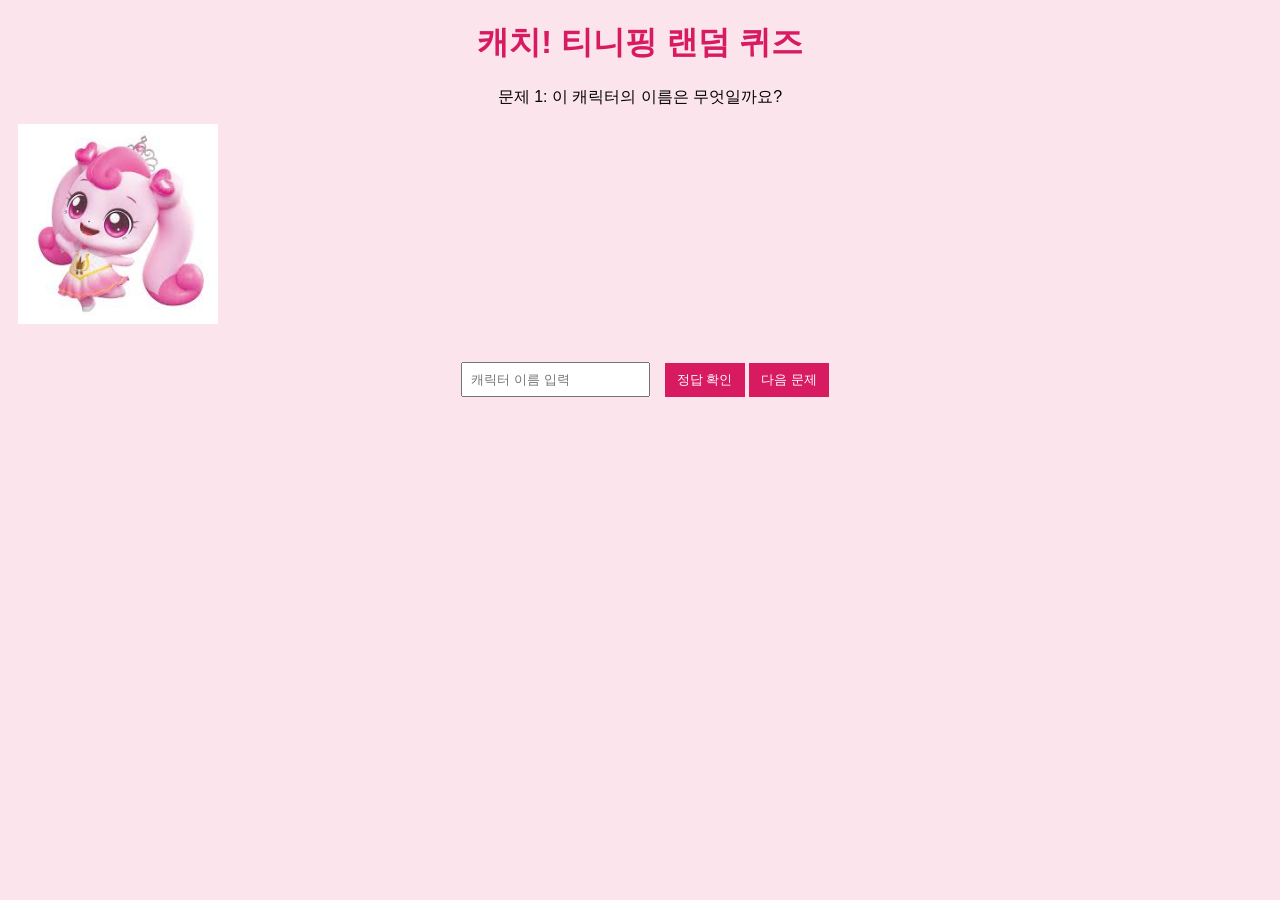
<file: TiniQuiz/index.html>
<!DOCTYPE html>
<html lang="ko">
<head>
  <meta charset="UTF-8">
  <title>캐치! 티니핑 랜덤 퀴즈</title>
  <style>
    body { font-family: Arial, sans-serif; text-align: center; background: #fce4ec; }
    h1 { color: #d81b60; }
    #quiz { margin-top: 20px; }
    img { width: 200px; height: auto; margin: 10px; }
    input { padding: 8px; margin: 10px; }
    button { padding: 8px 12px; background: #d81b60; color: white; border: none; cursor: pointer; }
    #result { margin-top: 20px; font-size: 18px; }
  </style>
</head>
<body>
  <h1>캐치! 티니핑 랜덤 퀴즈</h1>
  <div id="quiz">
    <p id="question">문제를 시작하려면 버튼을 눌러주세요!</p>
    <img id="characterImage" src="" alt="" style="display:none;">
    <br>
    <input type="text" id="answer" placeholder="캐릭터 이름 입력">
    <button onclick="checkAnswer()">정답 확인</button>
    <button onclick="nextQuestion()">다음 문제</button>
  </div>
  <div id="result"></div>

  <script>
    // 캐릭터 데이터베이스 (예시: 실제 이미지 URL을 넣어야 함)
    const characters = [
      {name: "하츄핑", img: "images/hachuping.jpg"},
      {name: "프린스핑", img: "images/princ.jpg"},
      {name: "오아핑", img: "images/oaping.jpg"},
      {name: "달콤핑", img: "images/lucky.jpg"},
      {name: "솔찌핑", img: "images/soljji.png"},
      {name: "새콤핑", img: "images/secom.jpg"},
      {name: "깨굴핑", img: "images/gge.jpg"},
      {name: "트롯핑", img: "images/trot.jpg"},
      {name: "트러핑", img: "images/tru.jpg"},
      {name: "샤를핑", img: "images/sharle.jpg"},
      // 실제로는 100여 명의 캐릭터를 추가 가능
    ];

    let score = 0;
    let currentQuestion = 0;
    let selectedCharacters = [];

    function startQuiz() {
      // 랜덤으로 10문제 뽑기
      selectedCharacters = [...characters].sort(() => 0.5 - Math.random()).slice(0, 10);
      currentQuestion = 0;
      score = 0;
      showQuestion();
    }

    function showQuestion() {
      const char = selectedCharacters[currentQuestion];
      document.getElementById("question").innerText = `문제 ${currentQuestion+1}: 이 캐릭터의 이름은 무엇일까요?`;
      document.getElementById("characterImage").src = char.img;
      document.getElementById("characterImage").style.display = "block";
      document.getElementById("answer").value = "";
      document.getElementById("result").innerText = "";
    }

    function checkAnswer() {
      const userAnswer = document.getElementById("answer").value.trim();
      const correctAnswer = selectedCharacters[currentQuestion].name;
      if(userAnswer === correctAnswer) {
        score++;
        document.getElementById("result").innerText = "정답! 🎉";
      } else {
        document.getElementById("result").innerText = `오답 😢 정답은 ${correctAnswer} 입니다.`;
      }
    }

    function nextQuestion() {
      currentQuestion++;
      if(currentQuestion < selectedCharacters.length) {
        showQuestion();
      } else {
        document.getElementById("question").innerText = "퀴즈 종료!";
        document.getElementById("characterImage").style.display = "none";
        document.getElementById("result").innerText = `최종 점수: ${score} / ${selectedCharacters.length}`;
      }
    }

    // 시작 시 자동 실행
    startQuiz();
  </script>
</body>
</html>
</file>
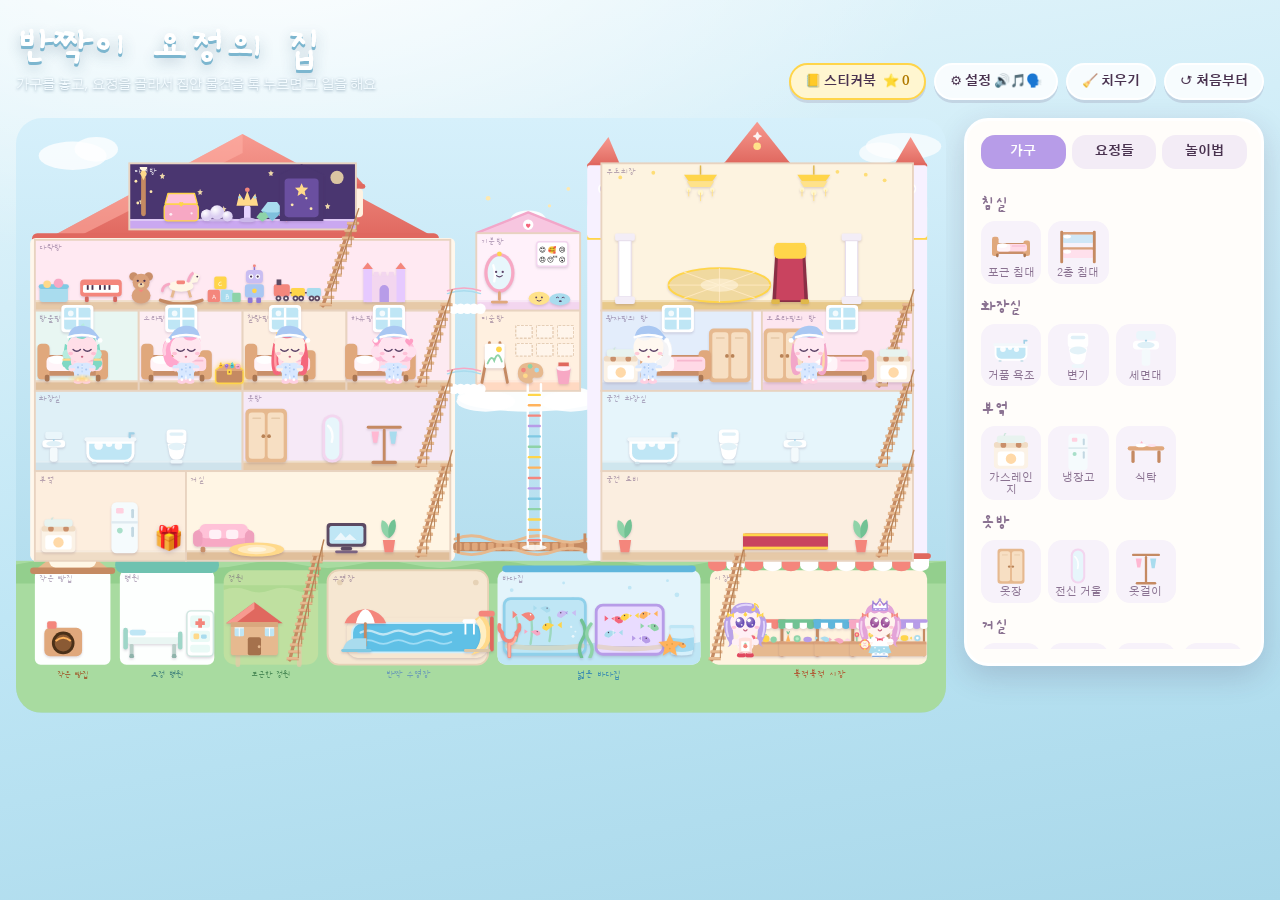
<file: ayoon_house.html>
<!doctype html><html><head><meta charset=utf8><meta name=viewport content="width=device-width,initial-scale=1,viewport-fit=cover"><style>:root{color-scheme:light;box-sizing:border-box;padding-top:env(safe-area-inset-top,0px);padding-bottom:env(safe-area-inset-bottom,0px)}html{scroll-padding-top:env(safe-area-inset-top,0px)}body{margin:0;padding:0;font:14px -apple-system,BlinkMacSystemFont,sans-serif;background:#faf9f5;color:#141413}img{max-width:100%}[hidden]:not([hidden=until-found i]){display:none!important}</style></head><body>
<!DOCTYPE html>
<html lang="ko">
<head>
<meta charset="utf-8">
<meta name="viewport" content="width=device-width, initial-scale=1, viewport-fit=cover">
<title>반짝이 요정의 집</title>
<link rel="preconnect" href="https://fonts.googleapis.com">
<link rel="preconnect" href="https://fonts.gstatic.com" crossorigin>
<link href="https://fonts.googleapis.com/css2?family=Gaegu:wght@400;700&family=Gothic+A1:wght@400;500;700&display=swap" rel="stylesheet">
<style>
:root{
  --sky:#bfe6f5; --sky2:#e7f6fb;
  --wall:#fff7ec; --wall2:#ffeedd;
  --roof:#f4867c; --roof2:#e06a63;
  --mint:#7fd8c4; --grape:#b79ce8; --butter:#ffd98a; --berry:#f7a8c4;
  --ink:#4a3350; --ink-soft:#8a7291;
  --panel:#fffdfa; --line:#ecdcea;
  --shadow:0 6px 0 rgba(118,80,130,.12);
  box-sizing:border-box;
  padding-top:env(safe-area-inset-top,0px);
  padding-bottom:env(safe-area-inset-bottom,0px);
}
*,*::before,*::after{box-sizing:inherit}
@media (prefers-color-scheme:dark){
  :root:not([data-theme="light"]){ --sky:#5d7fa6; --sky2:#7fa3c4; --panel:#2e2436; --line:#48374f; --ink:#fdf2ff; --ink-soft:#c3aecb; }
}
:root[data-theme="dark"]{ --sky:#5d7fa6; --sky2:#7fa3c4; --panel:#2e2436; --line:#48374f; --ink:#fdf2ff; --ink-soft:#c3aecb; }
html,body{margin:0;height:100%}
body{
  font-family:'Gothic A1',system-ui,sans-serif;
  color:var(--ink);
  background:
    radial-gradient(1200px 600px at 20% -10%, #fff 0%, transparent 60%),
    linear-gradient(170deg,var(--sky2),var(--sky) 55%, #a9d8ea);
  min-height:100%;
}
h1,h2,h3,.disp{font-family:'Gaegu',cursive;font-weight:700;letter-spacing:.01em}

/* ---------- layout ---------- */
.wrap{max-width:2280px;margin:0 auto;padding:18px 16px 40px;display:grid;gap:18px;grid-template-columns:minmax(0,1fr) 300px}
@media (max-width:1200px){.wrap{grid-template-columns:minmax(0,1fr)}}
header.top{grid-column:1/-1;display:flex;align-items:flex-end;gap:14px;flex-wrap:wrap}
header.top h1{margin:0;font-size:clamp(30px,5vw,46px);color:#fff;text-shadow:0 3px 0 #7cb6cf,0 6px 14px rgba(40,80,110,.3)}
header.top p{margin:0 0 6px;color:#f3fbff;font-size:14px;text-shadow:0 1px 3px rgba(40,80,110,.45)}
.topbtns{margin-left:auto;display:flex;gap:8px;flex-wrap:wrap}

button{font-family:inherit;color:var(--ink);cursor:pointer}
.btn{border:2px solid #fff;background:rgba(255,255,255,.82);padding:8px 14px;border-radius:999px;font-weight:700;font-size:13px;box-shadow:0 3px 0 rgba(90,60,110,.15);transition:transform .12s ease, background .12s ease}
.btn:hover{background:#fff;transform:translateY(-1px)}
.btn:active{transform:translateY(1px)}
.btn.on{background:var(--berry);color:#fff;border-color:#fff}
.btn:focus-visible,[tabindex]:focus-visible{outline:3px solid #ffd166;outline-offset:2px}

/* ---------- house stage ---------- */
.stage{position:relative;width:100%;overflow:hidden;border-radius:26px}
.stageInner{position:relative;width:1970px;height:1260px;transform-origin:top left}
.house-cursor{cursor:crosshair}

.room{position:absolute;overflow:hidden}
.room .label{position:absolute;top:6px;left:9px;font-family:'Gaegu',cursive;font-size:19px;color:rgba(90,60,110,.42);pointer-events:none}
.room.hot{outline:3px dashed rgba(255,255,255,.9);outline-offset:-5px}

.item{position:absolute;transform-origin:bottom center;cursor:grab;touch-action:none;filter:drop-shadow(0 3px 2px rgba(80,50,90,.18))}
.item.act{cursor:pointer}
.item.act::after{content:"";position:absolute;inset:-6px;border-radius:14px;border:2px dashed rgba(255,255,255,0);transition:border-color .2s}
.stageInner.pick .item.act::after{border-color:rgba(255,255,255,.95)}
.item.dragging{cursor:grabbing;filter:drop-shadow(0 10px 6px rgba(80,50,90,.3));z-index:60}
.eraser .item{cursor:not-allowed}
.eraser .item:hover{filter:drop-shadow(0 0 0 #ff6b8a) saturate(.3);opacity:.6}

.char{position:absolute;width:104px;height:132px;margin-left:-52px;cursor:grab;z-index:40;touch-action:none;user-select:none;-webkit-user-select:none}
.char .body{transform-origin:50% 100%}
.char.walking .body{animation:waddle .42s ease-in-out infinite}
.char.walking .fl{animation:stepA .42s ease-in-out infinite}
.char.walking .fr{animation:stepB .42s ease-in-out infinite}
@keyframes waddle{0%,100%{transform:translateY(0) rotate(-4deg)}25%{transform:translateY(-5px) rotate(0)}50%{transform:translateY(0) rotate(4deg)}75%{transform:translateY(-5px) rotate(0)}}
@keyframes stepA{0%,100%{transform:translateY(0)}25%{transform:translateY(-4px)}50%,75%{transform:translateY(0)}}
@keyframes stepB{0%,50%{transform:translateY(0)}75%{transform:translateY(-4px)}}
.char.lifted{cursor:grabbing;pointer-events:none}
.char.lifted .body{animation:dangle .7s ease-in-out infinite}
.char.lifted .ring{opacity:0!important}
@keyframes dangle{0%,100%{transform:rotate(-8deg) translateY(-6px)}50%{transform:rotate(8deg) translateY(-6px)}}
.char.dancing .body{animation:dance .5s ease-in-out infinite}
@keyframes dance{0%,100%{transform:rotate(-12deg) translateY(0)}50%{transform:rotate(12deg) translateY(-10px)}}
.char.hopping .body{animation:hop .45s ease-out 2}
@keyframes hop{0%,100%{transform:translateY(0)}40%{transform:translateY(-16px)}}
.char.droptgt .ring{opacity:1;background:radial-gradient(closest-side,rgba(255,140,190,.95),rgba(255,140,190,0));width:90px;margin-left:-45px}
.item.droptgt{filter:drop-shadow(0 0 5px #ffd54a) drop-shadow(0 0 3px #fff)}
.fx{position:absolute;pointer-events:none;font-size:22px;z-index:9000;animation:floatup 1.3s ease-out forwards}
@keyframes floatup{0%{opacity:0;transform:translate(0,0) scale(.5)}20%{opacity:1;transform:translate(var(--dx),-14px) scale(1.1)}100%{opacity:0;transform:translate(calc(var(--dx)*2),-70px) scale(.9)}}
.char:not(.walking):not(.lifted):not(.dancing):not(.hopping) .body{animation:bob 1.1s ease-in-out infinite}
.char.sel .ring{opacity:1}
.ring{position:absolute;left:50%;bottom:2px;width:64px;height:20px;margin-left:-32px;border-radius:50%;background:radial-gradient(closest-side,rgba(255,214,120,.95),rgba(255,214,120,0));opacity:0;transition:opacity .2s}
@keyframes bob{0%,100%{transform:translateY(0)}50%{transform:translateY(-4px)}}
.char.busy .body{animation-duration:2.2s}
.bubble{position:absolute;left:50%;bottom:100%;transform:translateX(-50%);margin-bottom:6px;background:#fff;border-radius:14px;padding:6px 14px;font-size:13px;font-family:'Gothic A1',sans-serif;font-weight:700;color:var(--ink);box-shadow:0 3px 0 rgba(90,60,110,.15);white-space:nowrap;max-width:none;text-align:center;line-height:1.35;animation:pop .3s ease;z-index:80}
.bubble::after{content:"";position:absolute;left:50%;top:100%;margin-left:-6px;border:6px solid transparent;border-top-color:#fff}
.bubble.emo{font-size:19px;padding:3px 9px;white-space:nowrap;max-width:none;line-height:1}
.moodbadge{position:absolute;right:2px;top:22px;font-size:20px;background:#fff;border-radius:50%;width:26px;height:26px;display:flex;align-items:center;justify-content:center;box-shadow:0 2px 0 rgba(90,60,110,.15);z-index:75}
@keyframes pop{from{transform:scale(.3);opacity:0}to{transform:scale(1);opacity:1}}
.zzz{position:absolute;left:58%;top:-2px;font-family:'Gaegu',cursive;font-size:22px;color:#6f5bb5;animation:zz 2s ease-in-out infinite}
@keyframes zz{0%{opacity:0;transform:translate(0,6px) rotate(-8deg)}30%{opacity:1}100%{opacity:0;transform:translate(14px,-26px) rotate(12deg)}}

/* ---------- side panel ---------- */
.panel{background:var(--panel);border-radius:24px;padding:14px;box-shadow:0 10px 30px rgba(60,40,80,.18);align-self:start;border:3px solid #fff}
.tabs{display:flex;gap:6px;margin-bottom:12px}
.tab{flex:1;border:none;background:#f3ecf6;border-radius:14px;padding:9px 4px;font-weight:700;font-size:13px;font-family:'Gothic A1',sans-serif}
.tab.on{background:var(--grape);color:#fff}
.catwrap{max-height:52vh;overflow:auto;padding-right:4px}
@media (max-width:1040px){.catwrap{max-height:none}}
.cat h3{margin:12px 0 7px;font-size:17px;color:var(--ink-soft)}
.grid{display:grid;grid-template-columns:repeat(4,1fr);gap:7px}
@media (max-width:1040px){.grid{grid-template-columns:repeat(6,1fr)}}
@media (max-width:560px){.grid{grid-template-columns:repeat(4,1fr)}}
.tile{background:#f7f2fa;border:2px solid transparent;border-radius:14px;padding:5px 2px 2px;display:flex;flex-direction:column;align-items:center;gap:2px}
.tile:hover{background:#fff;border-color:var(--berry)}
.tile.on{border-color:var(--grape);background:#fff}
.tile svg{width:38px;height:38px}
.tile span{font-size:10.5px;color:var(--ink-soft);line-height:1.1;text-align:center}

.ccard{display:flex;gap:10px;align-items:center;padding:9px;border-radius:18px;background:#f8f3fb;margin-bottom:9px;border:2px solid transparent}
.ccard.on{border-color:var(--grape);background:#fff}
.ccard .mini{width:54px;height:66px;flex:none}
.ccard .nm{font-family:'Gaegu',cursive;font-size:21px;line-height:1}
.rename{border:none;background:#fff;border-radius:50%;width:28px;height:28px;font-size:14px;padding:0;cursor:pointer;box-shadow:0 1px 4px rgba(90,60,110,.2);vertical-align:middle}
.namein{width:100%;font:inherit;font-family:'Gaegu',cursive;font-size:26px;padding:6px 12px;border:2px solid var(--line);border-radius:14px;outline:none}
.namein:focus{border-color:var(--grape)}
.stogs{display:grid;grid-template-columns:repeat(3,1fr);gap:8px;margin-bottom:6px}
.stog{display:flex;flex-direction:column;align-items:center;gap:2px;padding:10px 6px;border-radius:16px;border:2px solid var(--line);background:#f4f0f7;color:#9a8aa6;font:inherit;font-weight:700;cursor:pointer}
.stog span{font-size:26px;filter:grayscale(1);opacity:.6}
.stog b{font-size:12px;font-weight:700}
.stog.on{background:#fff;border-color:var(--grape);color:inherit}
.stog.on span{filter:none;opacity:1}
.bars{display:grid;gap:3px;margin-top:5px}
.bar{display:flex;align-items:center;gap:5px;font-size:10px;color:var(--ink-soft)}
.bar b{font-weight:500;width:26px}
.bar i{flex:1;height:7px;background:#e7ddec;border-radius:99px;overflow:hidden;display:block}
.bar i em{display:block;height:100%;border-radius:99px;transition:width .4s}
.tip{font-size:12px;color:var(--ink-soft);line-height:1.65}
.tip b{color:var(--ink)}

/* ---------- modal ---------- */
.mask{position:fixed;inset:0;background:rgba(60,40,80,.45);display:none;align-items:center;justify-content:center;padding:20px;z-index:200}
.mask.show{display:flex}
.modal{background:var(--panel);border-radius:26px;padding:20px;max-width:440px;width:100%;box-shadow:0 20px 50px rgba(40,20,60,.4);border:3px solid #fff}
.modal h2{margin:0 0 4px;font-size:27px}
.modal p{margin:0 0 14px;font-size:13px;color:var(--ink-soft)}
.opts{display:grid;grid-template-columns:repeat(2,1fr);gap:9px}
.opt{border:2px solid var(--line);background:#fff;border-radius:16px;padding:10px;display:flex;gap:9px;align-items:center;text-align:left}
.opt:hover{border-color:var(--berry)}
.opt svg{width:42px;height:42px;flex:none}
.opt .t{font-family:'Gaegu',cursive;font-size:19px;line-height:1.1}
.opt .d{font-size:10.5px;color:var(--ink-soft)}
.toast{position:fixed;left:50%;bottom:26px;transform:translateX(-50%);background:#fff;padding:10px 18px;border-radius:999px;font-weight:700;font-size:14px;box-shadow:0 8px 24px rgba(60,40,80,.28);opacity:0;pointer-events:none;transition:opacity .3s, transform .3s;z-index:300}
.toast.show{opacity:1;transform:translateX(-50%) translateY(-6px)}
/* ---------- 큰 팝업 (옷장 · 그림판) ---------- */
.bmask{position:fixed;inset:0;background:rgba(60,40,80,.5);display:none;align-items:center;justify-content:center;padding:16px;z-index:250}
.bmask.show{display:flex}
.bbox{background:var(--panel);border:4px solid #fff;border-radius:30px;box-shadow:0 24px 60px rgba(40,20,60,.45);width:min(980px,100%);max-height:calc(100vh - 32px);display:flex;flex-direction:column;overflow:hidden;animation:pop .25s ease}
.bhead{display:flex;align-items:center;gap:10px;padding:14px 18px 10px}
.bhead h2{margin:0;font-size:30px;flex:1}
.xbtn{border:none;background:#f3ecf6;width:38px;height:38px;border-radius:50%;font-size:18px;font-weight:700}
.bbody{flex:1;min-height:0;overflow:auto;padding:0 18px}
.bfoot{display:flex;gap:10px;justify-content:flex-end;padding:12px 18px 16px;flex-wrap:wrap}
.pbtn{border:none;border-radius:999px;padding:11px 20px;font-weight:700;font-size:14px;background:#f3ecf6}
.pbtn.main{background:var(--grape);color:#fff}
.pbtn.warn{background:#ffe1dc;color:#b0433a}
/* 옷장 */
.wlay{display:grid;grid-template-columns:260px minmax(0,1fr);gap:18px}
@media (max-width:720px){.wlay{grid-template-columns:minmax(0,1fr)}}
.wprev{background:radial-gradient(circle at 50% 40%,#fff 0%,#fdeef6 70%);border-radius:24px;display:flex;flex-direction:column;align-items:center;padding:14px 10px 12px;align-self:start;position:sticky;top:0}
.wprev .stagebg{width:220px;height:280px;display:flex;align-items:flex-end;justify-content:center;background:linear-gradient(#fff0 78%,#f8eef8 78%);border-radius:18px}
.wprev .nm{font-family:'Gaegu',cursive;font-size:24px;margin-top:6px}
.wprev .setnm{font-size:12px;color:var(--ink-soft)}
.wprev .row{display:flex;gap:6px;margin-top:10px;flex-wrap:wrap;justify-content:center}
.wprev .row button{border:none;border-radius:999px;padding:7px 12px;font-size:12px;font-weight:700;background:#fff}
.wtabs{display:flex;gap:6px;flex-wrap:wrap;margin-bottom:10px}
.wtab{border:none;border-radius:999px;padding:8px 14px;font-size:13px;font-weight:700;background:#f3ecf6}
.wtab.on{background:var(--berry);color:#fff}
.wgrid{display:grid;grid-template-columns:repeat(auto-fill,minmax(96px,1fr));gap:8px;padding-bottom:6px}
.witem{border:3px solid transparent;background:#f8f3fb;border-radius:18px;padding:6px 4px 5px;display:flex;flex-direction:column;align-items:center;gap:3px}
.witem:hover{background:#fff;border-color:#f3d6ef}
.witem.on{border-color:var(--grape);background:#fff}
.witem svg{width:78px;height:62px}
.witem span{font-size:11px;color:var(--ink-soft);text-align:center;line-height:1.2}
/* 그림판 */
.play{display:grid;grid-template-columns:minmax(0,1fr) 200px;gap:16px}
@media (max-width:720px){.play{grid-template-columns:minmax(0,1fr)}}
.cwrap{background:#e6c9a8;border-radius:18px;padding:10px}
#pcanvas{display:block;width:100%;aspect-ratio:4/3;background:#fff;border-radius:10px;touch-action:none;cursor:crosshair}
.ptools h4{margin:4px 0 6px;font-size:13px;color:var(--ink-soft)}
.pcols{display:grid;grid-template-columns:repeat(6,1fr);gap:6px;margin-bottom:10px}
.pcol{aspect-ratio:1;border-radius:50%;border:3px solid #fff;box-shadow:0 0 0 1px #e7ddec}
.pcol.on{box-shadow:0 0 0 3px var(--grape)}
.prow{display:flex;gap:6px;flex-wrap:wrap;margin-bottom:10px}
.ptool{border:2px solid transparent;background:#f3ecf6;border-radius:12px;padding:6px 9px;font-size:13px;font-weight:700;min-width:40px}
.ptool.on{border-color:var(--grape);background:#fff}
.ptool .dot{display:inline-block;border-radius:50%;background:var(--ink);vertical-align:middle}
/* 장바구니 */
.cbag{position:absolute;right:-6px;bottom:22px;width:34px;height:34px;pointer-events:none;z-index:70}
.cbag.flip{right:auto;left:-6px}
.cbag .bi{position:absolute;left:0;bottom:0;font-size:28px;line-height:1}
.cbag .bt{position:absolute;left:8px;bottom:18px;font-size:17px;line-height:1}
.cbag b{position:absolute;right:-6px;top:-6px;background:#e0485f;color:#fff;border:2px solid #fff;border-radius:999px;font-size:11px;min-width:20px;height:20px;line-height:16px;text-align:center}
/* 보석 · 주머니 · 보물상자 */
.cpouch{position:absolute;left:-6px;bottom:24px;width:32px;height:32px;pointer-events:none;z-index:70}
.cpouch.flip{left:auto;right:-6px}
.cpouch .pi{position:absolute;left:0;bottom:0;font-size:26px;line-height:1}
.cpouch .pg{position:absolute;left:7px;bottom:16px;line-height:0}
.cpouch b{position:absolute;right:-6px;top:-6px;background:#9b6fe0;color:#fff;border:2px solid #fff;border-radius:999px;font-size:11px;min-width:20px;height:20px;line-height:16px;text-align:center}
.tchest{position:absolute;width:70px;height:60px;padding:0;border:none;background:none;cursor:pointer;z-index:8000;animation:chestglow 1.8s ease-in-out infinite;filter:drop-shadow(0 0 6px rgba(255,213,74,.9))}
.tchest.opening{animation:giftopen .65s ease-out forwards}
.scrub{position:absolute;width:46px;height:46px;border-radius:50%;border:3px solid #fff;background:#fff6d0;font-size:25px;line-height:1;padding:0;cursor:pointer;z-index:8001;box-shadow:0 3px 8px rgba(90,60,40,.28);animation:scrubbob 1.2s ease-in-out infinite}
.scrub.on{animation:scrubgo .3s linear infinite}
@keyframes scrubbob{0%,100%{transform:translateY(0) rotate(-8deg)}50%{transform:translateY(-5px) rotate(8deg)}}
@keyframes scrubgo{0%,100%{transform:translateX(-4px) rotate(-12deg)}50%{transform:translateX(4px) rotate(12deg)}}
.stink{animation:stink 2.2s ease-in-out infinite;opacity:0}
.stink.s2{animation-delay:.7s}.stink.s3{animation-delay:1.4s}
@keyframes stink{0%{transform:translateY(6px);opacity:0}30%{opacity:.9}100%{transform:translateY(-10px);opacity:0}}
.char.hiding .body{animation:peek 1.8s ease-in-out infinite!important}
@keyframes peek{0%,100%{transform:scale(.86)}50%{transform:scale(.86) translateY(-4px)}}
.char.hiding .ring,.char.hiding .cpouch,.char.hiding .cbag{display:none}
@keyframes chestglow{0%,100%{transform:translateY(0);filter:drop-shadow(0 0 4px rgba(255,213,74,.7))}50%{transform:translateY(-4px);filter:drop-shadow(0 0 12px rgba(255,213,74,1))}}
.jbox{display:grid;grid-template-columns:repeat(auto-fill,minmax(120px,1fr));gap:12px;padding:6px 0 10px}
.jgem{position:relative;border:none;background:radial-gradient(circle at 50% 35%,#fff 0%,#fbeefc 80%);border-radius:24px;padding:14px 6px 10px;display:flex;flex-direction:column;align-items:center;gap:6px;box-shadow:0 4px 0 #f3d6ef}
.jgem svg{animation:gembob 1.6s ease-in-out infinite}
.jgem:nth-child(2n) svg{animation-delay:.4s}
.jgem .n{font-size:13px;font-weight:700}
.jgem b{position:absolute;top:8px;right:10px;background:#ffd54a;color:#7a5200;border-radius:999px;font-size:12px;padding:2px 8px}
.jgem.off{background:#f3eef5;box-shadow:none;border:3px dashed #e2d6e8}
.jgem.off .q{font-family:'Gaegu',cursive;font-size:44px;color:#d9cde0;line-height:64px}
.jgem.off .n{color:var(--ink-soft);font-weight:500}
.jgem.boing svg{animation:hop .45s ease-out 1}
.jgem.on{outline:3px solid var(--grape);background:#fff}
.jtabs{display:flex;gap:8px;padding:0 18px 4px;flex-wrap:wrap}
.jtab{border:2px solid var(--line);background:#f6f1f9;border-radius:999px;padding:8px 16px;font:inherit;font-weight:700;cursor:pointer;color:inherit}
.jtab small{font-weight:500;color:var(--ink-soft);margin-left:2px}
.jtab.on{background:var(--grape);border-color:var(--grape);color:#fff}.jtab.on small{color:#fff}
.jtab.lock{opacity:.6}
.bdaybtn{background:linear-gradient(90deg,#ff8fb8,#ffb35c,#ffd54a)!important;color:#fff!important;border-color:#fff!important;font-weight:800;text-shadow:0 1px 2px rgba(180,60,100,.4)}
.bdaybtn.pulse{animation:bdpulse 1s ease-in-out infinite}
@keyframes bdpulse{0%,100%{transform:scale(1)}50%{transform:scale(1.1)}}
.bdayov{position:fixed;inset:0;z-index:400;display:flex;align-items:center;justify-content:center;background:radial-gradient(circle at 50% 45%,#5a3a7a 0%,#24163a 70%);color:#fff;text-align:center;transition:opacity .6s,background .8s;overflow:hidden}
.bdayov[hidden]{display:none}
.bdayov.lit{background:radial-gradient(circle at 50% 40%,#fff6fb 0%,#ffd6e8 55%,#ffb8d6 100%);color:#5a3a6a}
.bdayov.out{opacity:0}
.bo-gift{border:none;background:none;cursor:pointer;animation:bdpulse 1.2s ease-in-out infinite;filter:drop-shadow(0 0 30px rgba(255,213,74,.8))}
.bo-hint{font-family:'Gaegu',cursive;font-size:36px;margin:10px 0 0}
.bo-num{font-family:'Gaegu',cursive;font-size:150px;font-weight:700;animation:bonum .9s ease-out;text-shadow:0 0 30px rgba(255,213,74,.9)}
@keyframes bonum{0%{transform:scale(.3);opacity:0}40%{transform:scale(1.15);opacity:1}100%{transform:scale(1)}}
.bo-final{animation:pop .5s ease;padding:20px}
.bo-cake{font-size:110px;animation:hop 1s ease-in-out infinite}
.bo-final h1{font-family:'Gaegu',cursive;font-size:clamp(44px,8vw,86px);margin:6px 0;color:#e0487e;text-shadow:0 3px 0 #fff}
.bo-final p{font-size:clamp(17px,2.4vw,24px);margin:0 0 22px}
.bo-go{font-size:26px!important;padding:14px 34px!important}
.conf{position:fixed;top:-24px;z-index:450;pointer-events:none;animation:conffall linear forwards}
.bbody .conf,.gfcard .conf{position:absolute}
@keyframes conffall{to{transform:translateY(110vh) rotate(720deg)}}
.bdeco{position:absolute}
.bcluster span{animation:bob 2.2s ease-in-out infinite}
.bfloat{animation:rise linear infinite}
@keyframes rise{from{transform:translateY(0) translateX(0)}50%{transform:translateY(-780px) translateX(20px)}to{transform:translateY(-1560px) translateX(0)}}
.bcake,.bgifts{cursor:pointer;filter:drop-shadow(0 0 8px rgba(255,213,74,.9));animation:chestglow 1.8s ease-in-out infinite}
.bcake .fl{animation:flick .5s ease-in-out infinite alternate}
@keyframes flick{from{transform:scaleY(1)}to{transform:scaleY(.8) translateY(1px)}}
.gpile{display:flex;align-items:flex-end;flex-wrap:wrap;width:92px;gap:0}
.bdhub{display:grid;grid-template-columns:repeat(auto-fill,minmax(170px,1fr));gap:12px}
.bdcard{display:flex;flex-direction:column;align-items:center;gap:4px;padding:18px 10px;border:2px solid var(--line);background:#fff;border-radius:22px;font:inherit;color:inherit;cursor:pointer}
.bdcard span{font-size:46px}.bdcard b{font-size:17px}.bdcard small{color:var(--ink-soft)}
.bdcard.pink{background:#fff0f6;border-color:#ffb8d6}
.bdcard:hover{border-color:var(--grape)}
.bigcake{display:block;width:min(420px,100%);margin:6px auto}
.bigcake .flame{transform-box:fill-box;transform-origin:50% 100%;animation:flick .45s ease-in-out infinite alternate}
.bigcake .smoke{animation:stink 1.6s ease-out forwards}
.gfgrid{display:grid;grid-template-columns:repeat(auto-fill,minmax(150px,1fr));gap:12px}
.gfcard{position:relative;overflow:hidden;display:flex;flex-direction:column;align-items:center;gap:6px;padding:12px 8px;border:2px solid var(--line);background:#fff;border-radius:20px;font:inherit;color:inherit;cursor:pointer}
.gfcard.open{background:#fffbea;border-color:#ffd54a}
.gfcard.big{grid-column:1/-1;background:linear-gradient(90deg,#fff0f6,#fff6e6);border-color:#ffb8d6}
.gfcard.big b{font-size:19px}.gfcard small{color:var(--ink-soft)}
.gfwho{display:flex;align-items:center;gap:4px}.gfwho b{font-family:'Gaegu',cursive;font-size:20px}
.gfbox{min-height:78px;display:flex;flex-direction:column;align-items:center;justify-content:center}
.gfin svg{height:60px;width:auto}.gfname{font-size:13px;font-weight:700}
.gfcard.shake .gfbox{animation:gshake .7s ease-in-out}
@keyframes gshake{0%,100%{transform:rotate(0)}20%{transform:rotate(-12deg) scale(1.1)}40%{transform:rotate(12deg) scale(1.15)}60%{transform:rotate(-10deg) scale(1.2)}80%{transform:rotate(8deg) scale(1.1)}}
.gfcard.pop .gfin{animation:pop .5s ease}
.letter{position:relative;max-width:560px;margin:4px auto 10px;background:repeating-linear-gradient(#fffdf7 0 34px,#ffd9e8 34px 36px);border-radius:20px;padding:22px 28px 22px;box-shadow:0 6px 20px rgba(200,100,150,.18);border:3px solid #ffd1e3;text-align:center;z-index:1}
.lt-top{font-size:34px}
.lt-to{font-family:'Gaegu',cursive;font-size:28px;color:#e0487e;margin:6px 0 10px;text-align:left}
.lt-msg{font-family:'Gaegu',cursive;font-size:30px;line-height:1.35;margin:0 0 10px}
.lt-msg2{font-family:'Gaegu',cursive;font-size:24px;margin:0 0 10px;color:#8a5aa8}
.lt-from{font-family:'Gaegu',cursive;font-size:24px;text-align:right;margin:0 0 12px}
.lheart{position:absolute;bottom:-30px;font-style:normal;font-size:22px;pointer-events:none;animation:lrise linear infinite;z-index:0}
@keyframes lrise{from{transform:translateY(0);opacity:0}15%{opacity:1}to{transform:translateY(-560px);opacity:0}}
.jcard{display:flex;gap:16px;align-items:center;background:radial-gradient(circle at 20% 40%,var(--gc) 0%,#fff 70%);border-radius:24px;padding:14px 18px;margin:0 0 12px;box-shadow:0 4px 0 #f3d6ef}
.jcard svg{flex:none;animation:gembob 1.6s ease-in-out infinite}
.jcard h3{margin:0 0 4px;font-family:'Gaegu',cursive;font-size:28px}
.jcard p{margin:3px 0;font-size:14px}.jcard .jsay{font-family:'Gaegu',cursive;font-size:19px;color:var(--grape)}
.jinfo{flex:1;min-width:0}
.fbig{display:grid;grid-template-columns:1fr 1fr;gap:12px;margin:10px 0}
.fopt{display:flex;flex-direction:column;align-items:center;gap:4px;padding:18px 10px;border:2px solid var(--line);background:#fff;border-radius:20px;font:inherit;cursor:pointer;color:inherit;text-align:center}
.fopt span{font-size:40px}.fopt b{font-size:17px}.fopt small{color:var(--ink-soft)}
.fopt:hover{border-color:var(--grape)}
.fpoo{position:absolute;width:44px;height:44px;padding:0;border:none;background:none;cursor:pointer;z-index:7999;overflow:visible}
.fpoo .fsp{position:absolute;right:-14px;top:-16px;font-size:18px;animation:scrubbob 1.2s ease-in-out infinite}
.fpoo.cleaning{animation:giftopen .9s ease-in forwards}
.fart{position:absolute;font-size:26px;pointer-events:none;z-index:8500;animation:fart .95s ease-out forwards}
.fart.flip{transform:scaleX(-1)}
@keyframes fart{0%{opacity:0;scale:.5;translate:0 0}20%{opacity:1}100%{opacity:0;scale:1.4;translate:0 -18px}}
@media (max-width:640px){.fbig{grid-template-columns:1fr}.jcard{flex-direction:column;text-align:center}}
@keyframes gembob{0%,100%{transform:translateY(0)}50%{transform:translateY(-5px)}}
/* 스티커북 */
.btn.star{background:#fff6d0;border-color:#ffd54a}
.btn.star b{margin-left:4px;color:#b07a00}
.sbnum{font-size:13px;font-weight:700;color:var(--ink-soft);background:#f3ecf6;border-radius:999px;padding:6px 12px}
.sbstar{font-size:15px;font-weight:700;color:#b07a00;background:#fff6d0;border-radius:999px;padding:6px 12px}
.stgrid{display:grid;grid-template-columns:repeat(auto-fill,minmax(104px,1fr));gap:10px;padding-bottom:8px}
.stk{background:#f3eef5;border-radius:20px;aspect-ratio:1/1.05;display:flex;flex-direction:column;align-items:center;justify-content:center;gap:4px;border:3px dashed #e2d6e8}
.stk .e{font-size:44px;line-height:1;color:#d9cde0;font-family:'Gaegu',cursive;font-weight:700}
.stk .n{font-size:12px;color:var(--ink-soft);text-align:center;padding:0 4px;line-height:1.2}
.stk.on{background:#fff;border:3px solid #fff;box-shadow:0 4px 0 #f3d6ef, 0 0 0 2px #f7c6e0}
.stk.on .e{color:inherit;font-family:inherit;animation:pop .35s ease}
.stk.on .n{color:var(--ink);font-weight:700}
.rwlist{display:grid;gap:8px;margin-bottom:6px}
.rw{display:flex;align-items:center;gap:12px;background:#f8f3fb;border-radius:18px;padding:10px 14px}
.rw.on{background:#fff6d0}
.rw .e{font-size:32px}
.rw .n{flex:1;font-family:'Gaegu',cursive;font-size:22px}
.rw .s{font-weight:700;color:#b07a00}
.rw .st{font-size:12px;color:var(--ink-soft);min-width:64px;text-align:right}
.stpop{position:fixed;left:50%;top:40%;transform:translate(-50%,-50%) scale(.4);opacity:0;background:#fff;border:5px solid #ffd54a;border-radius:30px;padding:18px 34px;text-align:center;z-index:400;box-shadow:0 20px 50px rgba(60,40,80,.35);transition:transform .35s cubic-bezier(.2,1.6,.4,1),opacity .25s;pointer-events:none}
.stpop.show{transform:translate(-50%,-50%) scale(1);opacity:1}
.stpop .big{font-size:64px;line-height:1.1}
.stpop .t1{font-family:'Gaegu',cursive;font-size:30px;font-weight:700;color:#e0485f}
.stpop .t2{font-size:17px;font-weight:700;margin-top:2px}
.stpop .t3{font-size:14px;color:#b07a00;font-weight:700;margin-top:4px}
.giftbox{position:absolute;width:64px;height:64px;font-size:50px;line-height:64px;padding:0;border:none;background:none;cursor:pointer;z-index:8000;animation:giftwiggle 1.6s ease-in-out infinite;filter:drop-shadow(0 4px 4px rgba(90,60,110,.25))}
.giftbox.opening{animation:giftopen .6s ease-out forwards}
@keyframes giftwiggle{0%,70%,100%{transform:rotate(0)}75%{transform:rotate(-12deg)}85%{transform:rotate(12deg)}92%{transform:rotate(-6deg)}}
@keyframes giftopen{to{transform:scale(1.8) translateY(-20px);opacity:0}}
.witem.locked{position:relative;opacity:.6;filter:grayscale(.7)}
.witem.locked .lk{position:absolute;top:4px;right:6px;font-size:18px;filter:none}
/* 소리 설정 */
.shd{font-size:20px;margin:6px 0 8px}
.vlist{display:grid;gap:6px;max-height:40vh;overflow:auto;margin-bottom:6px}
.vrow{display:flex;gap:6px;align-items:center;background:#f8f3fb;border-radius:14px;padding:6px;border:2px solid transparent}
.vrow.on{border-color:var(--grape);background:#fff}
.vpick{flex:1;text-align:left;border:none;background:none;font-size:14px;font-weight:700;padding:6px}
.vtest{border:none;background:#fff;border-radius:999px;padding:7px 12px;font-size:12px;font-weight:700;box-shadow:0 0 0 1px #ecdcea}
.srow{display:flex;gap:10px;align-items:center;flex-wrap:wrap;margin:10px 0}
.srow input[type=range]{flex:1;min-width:140px;accent-color:#f7a8c4}
.srow.vol label{min-width:92px;font-weight:700;font-size:14px}
.srow .vv{min-width:40px;text-align:right;font-weight:700;color:var(--ink-soft);font-size:13px}
.filebtn{position:relative;overflow:hidden;cursor:pointer}
.bdsel{font:inherit;font-size:17px;font-weight:700;padding:9px 14px;border:2px solid var(--line);border-radius:14px;background:#fff;color:#4a3350;cursor:pointer}
.bdnow{display:inline-block;font-weight:700;border-radius:999px;padding:6px 14px;background:#f3ecf6;color:#4a3350}
.bdnow.on{background:#fff0f6;color:#e0487e}
.filebtn input{position:absolute;inset:0;opacity:0;cursor:pointer}
/* 전시 액자 */
.gframe{position:absolute;width:38px;height:30px;border:3px solid #e6b98f;border-radius:4px;background:#fdf6ea;box-shadow:0 2px 0 rgba(90,60,40,.18);z-index:3;cursor:pointer;overflow:hidden}
.gframe img{width:100%;height:100%;object-fit:cover;display:block}
.gframe.empty{border-style:dashed;border-color:rgba(200,160,120,.45);background:rgba(255,255,255,.35);cursor:default;box-shadow:none}
.gframe:not(.empty):hover{transform:scale(1.12);transition:transform .15s}
.bigart{width:100%;max-width:560px;display:block;margin:0 auto;border-radius:12px;border:8px solid #e6b98f;background:#fff}
/* =================== 휴대폰 화면 (html.m) =================== */
html.m,html.m body{height:100%;overflow:hidden;overscroll-behavior:none}
html.m body{-webkit-tap-highlight-color:transparent;-webkit-user-select:none;user-select:none;-webkit-touch-callout:none}
html.m{padding:0}
html.m .app{position:fixed;inset:0;display:flex;flex-direction:column;padding-top:env(safe-area-inset-top,0px)}
html.m .mtop{display:flex;align-items:center;gap:8px;padding:8px 12px 4px}
html.m .mtop h1{margin:0;font-size:25px;color:#fff;text-shadow:0 2px 0 #7cb6cf,0 4px 10px rgba(40,80,110,.3);flex:1;white-space:nowrap;overflow:hidden;text-overflow:ellipsis}
html.m .ibtn{border:2px solid #fff;background:rgba(255,255,255,.85);width:40px;height:40px;border-radius:50%;font-size:18px;display:flex;align-items:center;justify-content:center;box-shadow:0 3px 0 rgba(90,60,110,.15);flex:none;padding:0}
html.m .ibtn:active{transform:translateY(1px)}
html.m .pill{border:2px solid #ffd54a;background:#fff6d0;height:40px;border-radius:999px;padding:0 12px;font-size:15px;font-weight:700;display:flex;align-items:center;gap:4px;box-shadow:0 3px 0 rgba(90,60,110,.15);flex:none;white-space:nowrap}
html.m .pill b{color:#b07a00}
html.m .stpop{max-width:calc(100% - 32px)}
html.m .menu{position:absolute;right:12px;top:calc(env(safe-area-inset-top,0px) + 54px);background:var(--panel);border:3px solid #fff;border-radius:20px;padding:10px;display:none;flex-direction:column;gap:8px;z-index:180;box-shadow:0 12px 30px rgba(60,40,80,.3);min-width:190px}
html.m .menu.show{display:flex}
html.m .menu .btn{text-align:left;font-size:15px;padding:11px 14px}
html.m .cbar{display:flex;gap:8px;overflow-x:auto;padding:4px 12px 8px;scrollbar-width:none;flex:none}
html.m .cbar::-webkit-scrollbar{display:none}
html.m .cchip{flex:none;display:flex;align-items:center;gap:4px;border:2px solid #fff;background:rgba(255,255,255,.78);border-radius:999px;padding:2px 12px 2px 2px;box-shadow:0 3px 0 rgba(90,60,110,.12);font-family:'Gaegu',cursive;font-weight:700;font-size:17px}
html.m .cchip .av{width:34px;height:40px;overflow:hidden;display:flex;align-items:flex-end;justify-content:center}
html.m .cchip .av svg{width:34px;height:44px}
html.m .cchip.on{background:var(--grape);color:#fff}
html.m .cchip .md{font-size:15px}
html.m .stage{flex:1;min-height:0;border-radius:0;touch-action:none;overflow:hidden;position:relative}
html.m .stageInner{will-change:transform}
html.m .bubble{font-size:calc(13px * var(--inv,1));padding:calc(6px * var(--inv,1)) calc(14px * var(--inv,1));border-radius:calc(14px * var(--inv,1))}
html.m .bubble.emo{font-size:calc(19px * var(--inv,1))}
html.m .room .label{font-size:calc(19px * var(--lbl,1))}
html.m .zoom{position:absolute;right:10px;bottom:12px;display:flex;flex-direction:column;gap:8px;z-index:120}
html.m .zoom .ibtn{width:40px;height:40px;font-size:18px;font-weight:700}
html.m .mode{position:absolute;left:50%;top:10px;transform:translateX(-50%);background:var(--grape);color:#fff;border-radius:999px;padding:7px 8px 7px 16px;font-weight:700;font-size:14px;display:none;align-items:center;gap:10px;z-index:130;box-shadow:0 6px 16px rgba(60,40,80,.3);white-space:nowrap;max-width:calc(100% - 24px)}
html.m .mode.show{display:flex}
html.m .mode button{border:none;background:#fff;color:var(--ink);border-radius:999px;padding:5px 12px;font-weight:700;font-size:13px}
html.m .mode.erase{background:#f4667c}
html.m .hint{position:absolute;left:12px;bottom:12px;background:rgba(255,255,255,.88);border-radius:14px;padding:7px 11px;font-size:12px;color:var(--ink-soft);z-index:110;max-width:210px;line-height:1.45;transition:opacity .5s}
html.m .nav{flex:none;display:flex;gap:6px;padding:8px 10px calc(8px + env(safe-area-inset-bottom,0px));background:rgba(255,253,250,.94);border-top:3px solid #fff;z-index:170}
html.m .nav button{flex:1;border:none;background:transparent;border-radius:16px;padding:6px 2px;display:flex;flex-direction:column;align-items:center;gap:1px;font-size:12px;font-weight:700;color:var(--ink-soft)}
html.m .nav button i{font-style:normal;font-size:22px;line-height:1.1}
html.m .nav button.on{background:#f3ecf6;color:var(--ink)}
html.m .panel{position:fixed;left:0;right:0;bottom:var(--navh,68px);max-height:58dvh;border-radius:24px 24px 0 0;border-bottom:none;padding:6px 12px 14px;z-index:160;transform:translateY(110%);transition:transform .28s ease;display:flex;flex-direction:column;box-shadow:0 -10px 30px rgba(60,40,80,.2)}
html.m .panel.open{transform:translateY(0)}
html.m .panel .tabs{display:none}
html.m .grab{width:44px;height:5px;border-radius:9px;background:#e2d5e8;margin:4px auto 8px;flex:none}
html.m .sheethead{display:flex;align-items:center;margin-bottom:4px;flex:none}
html.m .sheethead h3{margin:0;flex:1;font-size:22px}
html.m .sheetbody{overflow:auto;min-height:0;flex:1;-webkit-overflow-scrolling:touch;overscroll-behavior:contain;touch-action:pan-y}
html.m .catwrap{max-height:none!important;overflow:visible}
html.m .grid{grid-template-columns:repeat(4,1fr)!important;gap:8px}
@media (min-width:600px){html.m .grid{grid-template-columns:repeat(6,1fr)!important}
}
html.m .tile{padding:7px 2px 4px}
html.m .tile svg{width:46px;height:46px}
html.m .tile span{font-size:11.5px}
html.m .ccard .nm{font-size:22px}
html.m .tip{font-size:13.5px}
html.m .toast{bottom:calc(var(--navh,68px) + 16px);max-width:calc(100% - 32px);white-space:normal;text-align:center}
html.m .mask{padding:14px}
html.m .modal{max-height:calc(100dvh - 28px);overflow:auto}
html.m .opt{padding:12px 10px}
html.m .bmask{padding:0}
html.m .bbox{width:100%;height:100dvh;max-height:100dvh;border-radius:0;border:none;padding-top:env(safe-area-inset-top,0px);padding-bottom:env(safe-area-inset-bottom,0px)}
html.m .bhead h2{font-size:26px}
html.m .xbtn{width:44px;height:44px}
html.m .wprev{position:static}
html.m .wprev .stagebg{width:180px;height:230px}
html.m .wgrid{grid-template-columns:repeat(auto-fill,minmax(84px,1fr))}
html.m .pbtn{padding:13px 20px;font-size:15px}
html.m .gframe{width:48px;height:38px}


html.m .wrap{display:none}
html:not(.m) .mo{display:none}
html.m .pc{display:none}
html.m .mtop .bdaybtn{height:40px;padding:0 12px;font-size:18px;border-radius:999px;flex:none}
html.m .menu .btn b{margin-left:4px}
@media (prefers-reduced-motion:reduce){*{animation:none!important;transition-duration:.01ms!important}}
</style>
</head>
<body>
<div class="wrap">
  <header class="top">
    <div>
      <h1>반짝이 요정의 집</h1>
      <p>가구를 놓고, 요정을 골라서 집안 물건을 톡 누르면 그 일을 해요</p>
    </div>
    <div class="topbtns">
      <button class="btn bdaybtn" id="bdayBtn" hidden>🎂<span class="pc"> 아윤이 생일 파티</span></button>
      <button class="btn star" id="bookBtn">📒<span class="pc"> 스티커북</span> <b id="starBadge">⭐ 0</b></button>
      <button class="btn" id="setBtn">⚙️ 설정 <b id="sndBadge"></b></button>
      <button class="btn" id="eraseBtn">🧹 치우기</button>
      <button class="btn" id="resetBtn">↺ 처음부터</button>
    </div>
  </header>

  <div class="stage" id="stage"><div class="stageInner" id="house"></div></div>

  <aside class="panel">
    <div class="tabs">
      <button class="tab on" data-tab="furni">가구</button>
      <button class="tab" data-tab="friends">요정들</button>
      <button class="tab" data-tab="help">놀이법</button>
    </div>
    <div id="tab-furni"><div class="catwrap" id="catalog"></div></div>
    <div id="tab-friends" hidden><div id="friends"></div>
      <p class="tip" style="margin-top:4px">요정을 고른 다음 가고 싶은 자리를 누르면 걸어가요. <b>침대·욕조·변기·가스레인지·옷장·진료 침대·수영장</b>을 누르면 그 일을 해요. 이미 고른 요정을 한 번 더 누르면 <b>기분</b>을 바꿀 수 있어요.</p>
    </div>
    <div id="tab-help" hidden>
      <p class="tip">
        <span class="mo"><b>화면 움직이기</b> · 한 손가락으로 밀면 집 안을 둘러보고, 두 손가락을 벌리거나 오므리면 커지고 작아져요. 🏠는 집 전체, 🎯는 고른 요정에게로 가요. 요정이나 가구는 <b>꾹 누른 채</b> 끌어서 옮겨요.<br><br></span>
        <b>꾸미기</b> · 오른쪽 가구를 고르고 집 안을 톡 누르면 놓여요. 놓인 가구는 끌어서 옮기고, <b>치우기</b>를 켜고 누르면 없어져요.<br><br>
        <b>부엌</b> · 가스레인지를 누르면 요리를 골라 만들어 먹어요. 장바구니를 든 채 냉장고에 가면 음식이 쏙 들어가고, 빈손으로 가면 냉장고 안을 보고 꺼내 먹어요.<br><br>
        <b>화장실</b> · 변기로 갈 때는 다급한 얼굴로 서둘러 가요. 누가 쓰고 있으면 옆에서 동동거리며 기다려요. 욕조에서는 거품 목욕을 해요.<br><br>
        <b>침실</b> · 침대에 누우면 폭 자고 일어나요.<br><br>
        <b>옷장</b> · 옷장을 누르면 큰 옷장 창이 열려요. 세트로 한 번에 갈아입거나 모자·상의·하의·팬티·신발·악세사리·날개를 하나씩 골라 입히고 벗길 수 있어요. 왕자핑은 남자 옷, 다른 친구들은 여자 옷도 함께 보여요.<br><br>
        <b>병원</b> · 진료 침대에 누우면 진찰을 받고 건강이 크게 올라요. 약장에서는 약을 먹어요.<br><br>
        <b>수영장</b> · 물속을 누르면 헤엄치고, 미끄럼틀도 탈 수 있어요. 수영하면 기분이 쑥 오르지만 배가 고파져요.<br><br>
        <b>정원</b> · 요정이 정원에 들어오면 혼자 이리저리 뛰어놀아요. 오두막이나 그네를 누르면 함께 신나게 놀 수 있어요.<br><br>
        <b>마법방</b> · 보물이 가득한 방이에요. 요술봉을 누르면 휘둘러서 진주·보석 같은 아이템을 얻거나, 요술봉을 손에 장착해 들고 다닐 수 있어요. 마법 옷장을 누르면 마법옷도 입을 수 있어요.<br><br>
        <b>궁전</b> · 다리를 건너면 왕자핑과 오로라핑이 사는 궁전이 나와요. 각자의 방(침대·가스레인지·옷장)과 궁전 화장실이 있고, 무도회장에 들어가면 정원처럼 스스로 춤을 춰요. 댄스 플로어를 누르면 신나게 함께 춤출 수 있어요.<br><br>
        <b>미술방</b> · 하늘에 떠 있는 방이에요. 이젤을 누르면 그림판이 열리고 마우스(손가락)로 직접 그릴 수 있어요. 다 그리면 미술방 오른쪽 벽에 작은 액자로 걸려요(최근 6장). 액자를 누르면 크게 보거나 내릴 수 있어요.<br><br>
        <b>빵집·병원·정원·수영장</b> · 집과 궁전 사이, 가장 아래쪽에 한 줄로 이어져 있는 공용 공간이에요. 빵집 화덕을 누르면 갓 구운 빵을 먹을 수 있어요.<br><br>
        <b>각자의 방</b> · 방울핑·소라핑·찰랑핑·하츄핑은 각자 자기 방이 있어요. 다른 방에 놀러 가도 괜찮아요.<br><br>
        <b>바다집</b> · 수영장 옆 넓은 바다집이에요. 수족관·무지개 수족관·어항을 누르면 물고기 밥을 줄 수 있어요.<br><br>
        <b>시장</b> · 과일·채소·생선·꽃을 사면 장바구니에 담겨요(최대 5개). 음식은 냉장고에 넣고, 꽃은 정원에 가면 저절로 심어져요. 사탕은 그 자리에서 바로 먹어요.<br><br>
        <b>다락방</b> · 곰인형·흔들목마·로봇·기차·장난감 성 등 장난감이 가득해요. 장난감을 누르면 같이 놀아요.<br><br>
        <b>시장 친구들</b> · 보송이와 몽글이는 시장에서 장사해요. 가게에 가면 "어서 오세요!" 하고 반겨줘요.<br><br>
        <b>보석함과 보물상자</b> · 마법방 보석함에는 눈코입이 있는 보석 친구들이 살아요. 하루에 두 번 집 어딘가에 반짝이는 보물상자가 나타나요. 첫 상자를 열면 5분 뒤 다른 곳에 두 번째 상자가 나타나고, 두 상자에서는 서로 다른 보석이 나와요. 요정을 고르고 상자를 누르거나 상자 위로 끌어다 놓으면 보석 4개를 주머니👛에 담아요. 그대로 마법방 보석함에 가면 보석을 넣어요. 보석을 누르면 보석 친구 이야기 카드가 나오고, 반짝 보석 8가지를 모두 모으면 🌟 별빛 보석 도감이 새로 열려요.<br><br>
        <b>숨바꼭질</b> · 친구들이 "숨바꼭질 하자!" 하고 이야기하면 술래는 눈을 가리고 열까지 세고, 다른 친구들은 근처 가구 뒤에 숨어요. 술래가 찾으러 다니는 동안 먼저 숨은 친구나 그 가구를 톡 누르면 직접 찾을 수 있어요. 요정을 다른 요정 위로 끌어다 놓고 🙈를 골라도 시작해요.<br><br>
        <b>화장실 청소</b> · 변기를 쓰고 나면 응가가 묻어요. 그 뒤에 화장실에 오는 친구들은 코를 막고 찡그려요. 변기 위 🧽를 누르면 요정이 싹싹 닦아 깨끗해져요. 너무 오래 기다리면 참지 못하고 바닥에 싸 버리니, 바닥 응가도 눌러서 치워 주세요. 화장실로 급하게 달려갈 때는 뒤에서 뿡뿡 💨 방귀가 나와요.<br><br>
        <b>🎂 아윤이 생일</b> · 생일날이 되면 집이 생일 파티장으로 바뀌어요. 위쪽 ⚙️ 설정의 🎂 생일 탭에서 생일 날짜를 바꾸거나, 파티를 아무 날이나 켜고 끌 수 있어요. 위쪽 <b>아윤이 생일 파티</b> 버튼에서 촛불 끄기, 친구들의 선물, 엄마 아빠의 편지, 생일 노래를 즐길 수 있어요. 받은 생일 선물은 옷장과 보석함에 계속 남고, 편지는 스티커북에서 다시 읽을 수 있어요.<br><br>
        <b>이름 바꾸기</b> · 요정들 탭에서 이름 옆 ✏️를 누르면 새 이름을 지어 줄 수 있어요. 자기 방이 있는 요정은 방 이름도 함께 바뀌어요.<br><br>
        <b>저장·불러오기</b> · 위쪽 ⚙️ 설정의 💾 저장·불러오기 탭에서 지금 모습(가구, 옷, 이름, 스티커북, 보석함, 그림)을 파일로 내려받고, 나중에 그 파일을 열면 그대로 이어서 놀 수 있어요.<br><br>
        <b>기분방</b> · 하늘 위 기분방의 기분 거울을 누르면 기분을 고를 수 있고, 얼굴 표정이 바로 바뀌어요. 집 다락방·침실 층에서 구름다리를 건너 갈 수 있어요.<br><br>
        <b>스티커북</b> · 놀이를 하면 스티커와 별을 받아요. 별이 모이면 유니콘 머리띠·무지개 날개 같은 특별한 옷이 열려요. 날마다 부엌에 선물상자가 나타나요.<br><br>
        <b>설정</b> · 위쪽 ⚙️ 설정의 소리 설정 탭에서 효과음·음악·읽어주기를 켜고 끄거나 크기를 따로 조절하고, 목소리를 골라 들어볼 수 있어요. 노래 파일을 여러 개 넣으면 차례대로 반복해서 나와요.<br><br>
        <b>걷기</b> · 요정을 고른 뒤 가고 싶은 곳을 누르면 계단을 오르내리고 다리를 건너 걸어가요. 미술방은 무지개 구름 사다리로 올라가요.<br><br>
        <b>끌어서 데려가기</b> · 요정을 손가락으로 꾹 잡아 끌어요. 침대·욕조 같은 물건 위에 놓으면 바로 그 일을 하고, 빈 곳에 놓으면 거기로 옮겨가요.<br><br>
        <b>친구 놀이</b> · 요정을 다른 친구 위에 끌어다 놓으면 안아주기·하이파이브·같이 춤추기·비밀 이야기·노래·간지럼 중에서 골라 놀아요. 같은 방에 친구가 있으면 저절로 인사하고 수다를 떨어요.<br><br>
        <b>소리</b> · 위쪽 버튼으로 효과음·음악·읽어주기를 켜고 끌 수 있어요. 읽어주는 목소리는 기기에 들어 있는 한국어 음성이에요.<br><br>
        <b>소파</b>에 앉으면 기분이 좋아져요. 배·졸림·깨끗함·건강은 시간이 지나면 조금씩 줄어드니 잘 돌봐주세요.
      </p>
    </div>
  </aside>
</div>

<div class="mask" id="mask"><div class="modal" id="modal"></div></div>
<div class="toast" id="toast"></div>
<div class="bdayov" id="bdayOv" hidden></div>
<div class="bmask" id="bmask" role="dialog" aria-modal="true"><div class="bbox" id="bbox"></div></div>

<script>
/* ======================= 화면 모양: PC / 휴대폰 =======================
   한 파일이 PC와 휴대폰 모두에서 돌아가요. 휴대폰이면 html에 .m 이 붙고 아래 모바일 화면을 만들어요. */
const VIEW_KEY='fairyhouse:view';
function viewPref(){ try{ return localStorage.getItem(VIEW_KEY)||'auto'; }catch(e){ return 'auto'; } }
const MOBILE=(()=>{ const v=viewPref(); if(v==='pc') return false; if(v==='mobile') return true;
  return matchMedia('(pointer:coarse)').matches && Math.min(screen.width,screen.height)<=820; })();
function buildMobileShell(){
  document.documentElement.classList.add('m');
  const vp=document.querySelector('meta[name=viewport]'); if(vp) vp.content='width=device-width, initial-scale=1, maximum-scale=1, user-scalable=no, viewport-fit=cover';
  const $=id=>document.getElementById(id);
  const app=document.createElement('div'); app.className='app';
  app.innerHTML=`<div class="mtop"><h1>반짝이 요정의 집</h1><span id="mSlot" style="display:contents"></span><button class="ibtn" id="menuBtn" aria-label="메뉴">⚙️</button></div>
    <div class="menu" id="menu"></div><div class="cbar" id="cbar"></div><div id="mStage" style="display:contents"></div>
    <nav class="nav" id="nav"><button data-sheet="furni"><i>🛋️</i>가구</button><button data-sheet="friends"><i>🧚</i>요정들</button><button data-sheet="erase" id="navErase"><i>🧹</i>치우기</button><button data-sheet="help"><i>❓</i>놀이법</button></nav>`;
  document.querySelector('.wrap').before(app);
  const slot=$('mSlot'); $('bdayBtn').classList.add('pill'); $('bookBtn').className='pill'; slot.append($('bdayBtn'),$('bookBtn'));
  $('menu').append($('setBtn'),$('eraseBtn'),$('resetBtn'));
  const stage=$('stage'); $('mStage').replaceWith(stage);
  stage.insertAdjacentHTML('beforeend',`<div class="mode" id="mode"><span id="modeTxt"></span><button id="modeX">그만</button></div>
    <div class="zoom"><button class="ibtn" id="zIn" aria-label="크게">＋</button><button class="ibtn" id="zOut" aria-label="작게">－</button><button class="ibtn" id="zAll" aria-label="집 전체 보기">🏠</button><button class="ibtn" id="zMe" aria-label="고른 요정 보기">🎯</button></div>
    <div class="hint" id="hint">두 손가락으로 벌리면 커지고, 한 손가락으로 밀면 움직여요. 요정·가구는 <b>꾹 누른 채</b> 끌어요.</div>`);
  const panel=document.querySelector('.panel'); app.append(panel);
  const body=document.createElement('div'); body.className='sheetbody';
  ['tab-furni','tab-friends','tab-help'].forEach(id=>body.append($(id)));
  panel.insertAdjacentHTML('beforeend','<div class="grab"></div><div class="sheethead"><h3 class="disp" id="sheetTitle">가구</h3><button class="xbtn" id="sheetX" aria-label="닫기">✕</button></div>');
  panel.append(body);
}
if(MOBILE) buildMobileShell();
/* ======================= 방 정의 ======================= */
const CW=1970, CH=1260;
const PX=1210, PW=720;
const ROOMS=[
 {id:'magic', name:'마법방',    x:240,y:96,  w:480,h:140, wall:'#4a3670', floor:'#caa8f0'},
 {id:'attic', name:'다락방',    x:40, y:258, w:880,h:150, wall:'#ffe9f2', floor:'#e6c9a8'},
 {id:'room1', name:'방울핑의 방', x:40, y:408, w:220,h:170, wall:'#e8f6f2', floor:'#e0bf9b'},
 {id:'room2', name:'소라핑의 방', x:260,y:408, w:220,h:170, wall:'#fdeef3', floor:'#e0bf9b'},
 {id:'room3', name:'찰랑핑의 방', x:480,y:408, w:220,h:170, wall:'#fdeee0', floor:'#e0bf9b'},
 {id:'room4', name:'하츄핑의 방', x:700,y:408, w:220,h:170, wall:'#fdeaf1', floor:'#e0bf9b'},
 {id:'bath',  name:'화장실',    x:40, y:578, w:440,h:170, wall:'#dff0f7', floor:'#cfe3ec'},
 {id:'dress', name:'옷방',      x:480,y:578, w:440,h:170, wall:'#f6e9f7', floor:'#e6c9a8'},
 {id:'kit',   name:'부엌',      x:40, y:748, w:320,h:190, wall:'#fdeede', floor:'#efdcc6'},
 {id:'liv',   name:'거실',      x:360,y:748, w:560,h:190, wall:'#fff5e4', floor:'#e0bf9b'},
 {id:'bakery',name:'작은 빵집',  x:40,  y:958, w:160,h:200, custom:true},
 {id:'hos',   name:'병원',      x:220, y:958, w:200,h:200, custom:true},
 {id:'garden',name:'정원',      x:440, y:958, w:200,h:200, custom:true},
 {id:'pool',  name:'수영장',    x:660, y:958, w:340,h:200, custom:true},
 {id:'sea',   name:'바다집',    x:1020,y:958, w:430,h:200, custom:true},
 {id:'market',name:'시장',      x:1470,y:958, w:460,h:200, custom:true},
 {id:'mood',  name:'기분방',    x:975, y:244, w:220,h:164, wall:'#fff1fa', floor:'#f3d6ef'},
 {id:'art',   name:'미술방',    x:975, y:408, w:220,h:170, wall:'#fff0e0', floor:'#ffd9c2'},
 {id:'ballroom',name:'무도회장',x:PX+30,y:96, w:PW-60,h:312, wall:'#fdf3e0', floor:'#e8c98a'},
 {id:'proom', name:'왕자핑의 방',x:PX+30,y:408,w:320,h:170, wall:'#e3edfb', floor:'#cfd9ec'},
 {id:'aroom', name:'오로라핑의 방',x:PX+370,y:408,w:320,h:170, wall:'#fde6f0', floor:'#f0cfe0'},
 {id:'pbath', name:'궁전 화장실',x:PX+30,y:578,w:PW-60,h:170, wall:'#e6f5fb', floor:'#cfe6ee'},
 {id:'lobby', name:'궁전 로비',  x:PX+30,y:748,w:PW-60,h:190, wall:'#fbeee0', floor:'#e6c9a8'},
];
const BEDROOMS=['room1','room2','room3','room4'];
const R=id=>ROOMS.find(r=>r.id===id);
const floorY=r=>r.y+r.h-14;
const itemY=(f,r,y)=>f.ceil?r.y+f.h+4:f.wall?clamp(y,r.y+f.h+6,r.y+r.h-40):floorY(r);
const roomAt=(x,y)=>ROOMS.find(r=>x>=r.x&&x<=r.x+r.w&&y>=r.y&&y<=r.y+r.h);

/* ======================= 가구 ======================= */
const S=(w,h,b)=>`<svg viewBox="0 0 ${w} ${h}" width="${w}" height="${h}" xmlns="http://www.w3.org/2000/svg">${b}</svg>`;
const FURNI={
 bed:{n:'포근 침대',g:'침실',w:150,h:92,act:'sleep',svg:()=>S(150,92,`
   <rect x="4" y="30" width="142" height="44" rx="10" fill="#c98f6a"/>
   <rect x="0" y="6" width="26" height="76" rx="9" fill="#e0a87c"/>
   <rect x="124" y="20" width="26" height="62" rx="9" fill="#e0a87c"/>
   <rect x="20" y="34" width="118" height="30" rx="9" fill="#ffd9e6"/>
   <rect x="20" y="34" width="52" height="30" rx="9" fill="#fff4f8"/>
   <ellipse cx="42" cy="40" rx="18" ry="9" fill="#fff"/>
   <path d="M80 42h50" stroke="#f7b8cf" stroke-width="4" stroke-linecap="round"/>
   <rect x="16" y="72" width="10" height="14" rx="4" fill="#a97552"/><rect x="124" y="72" width="10" height="14" rx="4" fill="#a97552"/>`)},
 bunk:{n:'2층 침대',g:'침실',w:120,h:110,act:'sleep',svg:()=>S(120,110,`
   <rect x="6" y="8" width="108" height="8" rx="4" fill="#d9a07a"/>
   <rect x="10" y="16" width="100" height="26" rx="7" fill="#cfe7f7"/>
   <rect x="6" y="56" width="108" height="8" rx="4" fill="#d9a07a"/>
   <rect x="10" y="64" width="100" height="26" rx="7" fill="#ffe0ec"/>
   <rect x="4" y="4" width="9" height="102" rx="4" fill="#c58a62"/><rect x="107" y="4" width="9" height="102" rx="4" fill="#c58a62"/>
   <ellipse cx="26" cy="22" rx="12" ry="6" fill="#fff"/><ellipse cx="26" cy="70" rx="12" ry="6" fill="#fff"/>`)},
 tub:{n:'거품 욕조',g:'화장실',w:118,h:74,act:'bath',svg:()=>S(118,74,`
   <path d="M8 22h102v28a20 20 0 0 1-20 20H28A20 20 0 0 1 8 50z" fill="#ffffff"/>
   <path d="M14 30h90v20a14 14 0 0 1-14 14H28a14 14 0 0 1-14-14z" fill="#bfe6f5"/>
   <circle cx="34" cy="34" r="9" fill="#fff" opacity=".9"/><circle cx="56" cy="30" r="7" fill="#fff" opacity=".9"/><circle cx="76" cy="35" r="8" fill="#fff" opacity=".9"/>
   <rect x="4" y="16" width="110" height="9" rx="4.5" fill="#f2f8fb"/>
   <path d="M100 16v-8h8" stroke="#9fd0e6" stroke-width="5" fill="none" stroke-linecap="round"/>
   <rect x="20" y="68" width="10" height="6" rx="3" fill="#cfe3ec"/><rect x="88" y="68" width="10" height="6" rx="3" fill="#cfe3ec"/>`)},
 toilet:{n:'변기',g:'화장실',w:58,h:78,act:'toilet',svg:()=>S(58,78,`
   <rect x="8" y="4" width="42" height="30" rx="8" fill="#fff"/>
   <rect x="14" y="10" width="30" height="7" rx="3.5" fill="#dff0f7"/>
   <path d="M10 34h38l-4 22a14 14 0 0 1-14 12h-2a14 14 0 0 1-14-12z" fill="#fff"/>
   <ellipse cx="29" cy="40" rx="17" ry="8" fill="#e3f2f8"/>
   <rect x="16" y="68" width="26" height="8" rx="4" fill="#eef7fb"/>`)},
 moodmirror:{n:'기분 거울',g:'기분방',w:74,h:112,act:'mood',svg:()=>S(74,112,`
   <ellipse cx="37" cy="46" rx="32" ry="42" fill="#f7a8c4"/><ellipse cx="37" cy="46" rx="25" ry="35" fill="#e7f6fb"/>
   <path d="M24 30q6 18 2 34" stroke="#fff" stroke-width="5" fill="none" stroke-linecap="round"/>
   <circle cx="30" cy="44" r="2.4" fill="#5a4166"/><circle cx="44" cy="44" r="2.4" fill="#5a4166"/><path d="M31 52q6 5 12 0" stroke="#5a4166" stroke-width="2.4" fill="none" stroke-linecap="round"/>
   <path d="M37 88v14M22 108h30" stroke="#e0a87c" stroke-width="6" stroke-linecap="round"/>
   <circle cx="37" cy="6" r="5" fill="#ffd54a"/>`)},
 moodpillow:{n:'기분 쿠션',g:'기분방',w:96,h:44,svg:()=>S(96,44,`
   <ellipse cx="26" cy="28" rx="22" ry="14" fill="#ffe28a"/><circle cx="20" cy="26" r="2" fill="#5a4166"/><circle cx="32" cy="26" r="2" fill="#5a4166"/><path d="M21 32q5 4 10 0" stroke="#5a4166" stroke-width="2" fill="none"/>
   <ellipse cx="70" cy="30" rx="22" ry="13" fill="#a9dcee"/><path d="M62 27q3-3 6 0M74 27q3-3 6 0" stroke="#5a4166" stroke-width="2" fill="none"/><ellipse cx="71" cy="34" rx="3" ry="2" fill="#5a4166"/>`)},
 moodposter:{n:'기분 포스터',g:'기분방',w:70,h:56,wall:1,svg:()=>S(70,56,`
   <rect x="2" y="2" width="66" height="52" rx="6" fill="#fff" stroke="#f3d6ef" stroke-width="3"/>
   ${['😊','🥰','😢','😠','😴','😮'].map((e,i)=>`<text x="${14+(i%3)*21}" y="${24+Math.floor(i/3)*20}" font-size="14" text-anchor="middle">${e}</text>`).join('')}`)},
 easel:{n:'이젤',g:'미술방',w:74,h:104,act:'paint',svg:()=>S(74,104,`
   <path d="M10 100l16-84M64 100L48 16M22 60h30" stroke="#c58a62" stroke-width="6" stroke-linecap="round" fill="none"/>
   <rect x="16" y="18" width="42" height="52" rx="4" fill="#fff"/>
   <path d="M22 60q8-20 14-6 8-24 16 2" stroke="#8ed3a8" stroke-width="4" fill="none" stroke-linecap="round"/>
   <circle cx="46" cy="30" r="6" fill="#ffd54a"/>`)},
 palette:{n:'물감 팔레트',g:'미술방',w:62,h:48,svg:()=>S(62,48,`
   <path d="M4 26q0-24 27-24 27 0 27 22-2 12-16 10-10-2-6 8-4 6-14 4Q4 42 4 26z" fill="#e6b98f"/>
   <circle cx="16" cy="18" r="5" fill="#f4867c"/><circle cx="30" cy="10" r="5" fill="#8ed3a8"/><circle cx="44" cy="18" r="5" fill="#a9dcee"/><circle cx="20" cy="30" r="5" fill="#ffd98a"/>`)},
 canvaswall:{n:'걸린 그림',g:'미술방',w:78,h:64,wall:1,svg:()=>S(78,64,`
   <rect x="2" y="2" width="74" height="60" rx="6" fill="#e6b98f"/>
   <rect x="8" y="8" width="62" height="48" rx="4" fill="#fdf6ea"/>
   <path d="M14 48q14-28 26-10 10-22 24 4" stroke="#a9dcee" stroke-width="4" fill="none" stroke-linecap="round"/>
   <circle cx="56" cy="20" r="7" fill="#ffd98a"/>`)},
 paintbucket:{n:'물감 통',g:'미술방',w:42,h:52,svg:()=>S(42,52,`
   <path d="M6 18h30l-4 30a4 4 0 0 1-4 4H14a4 4 0 0 1-4-4z" fill="#f7a8c4"/>
   <ellipse cx="21" cy="18" rx="15" ry="6" fill="#fff0f6"/>
   <path d="M10 6h22v8H10z" fill="#e0685f"/>`)},
 chandelier:{n:'샹들리에',g:'무도회장',w:110,h:96,ceil:1,svg:()=>S(110,96,`
   <path d="M55 0v20" stroke="#e0b84a" stroke-width="3"/>
   <path d="M20 20h70l-10 14H30z" fill="#ffd54a"/>
   <path d="M26 34h58l-8 12H34z" fill="#ffe28a"/>
   <circle cx="30" cy="52" r="5" fill="#fff6d0"/><circle cx="55" cy="58" r="6" fill="#fff6d0"/><circle cx="80" cy="52" r="5" fill="#fff6d0"/>
   <path d="M30 52v14M55 58v18M80 52v14" stroke="#ffe28a" stroke-width="2"/>`)},
 dancefloor:{n:'댄스 플로어',g:'무도회장',w:220,h:80,act:'dance',svg:()=>S(220,80,`
   <ellipse cx="110" cy="40" rx="108" ry="36" fill="#f0d9a0"/>
   <ellipse cx="110" cy="40" rx="108" ry="36" fill="none" stroke="#ffd54a" stroke-width="4"/>
   <path d="M110 4v72M2 40h216M34 12l152 56M186 12L34 68" stroke="#ffe9c0" stroke-width="2"/>
   <ellipse cx="110" cy="40" rx="40" ry="14" fill="#fff6e0" opacity=".6"/>`)},
 throne:{n:'황금 의자',g:'무도회장',w:88,h:130,act:'rest',svg:()=>S(88,130,`
   <path d="M12 26h64l6 100H6z" fill="#8a2f45"/>
   <path d="M18 30h52l4 92H14z" fill="#c9435f"/>
   <rect x="10" y="0" width="68" height="34" rx="10" fill="#ffd54a"/>
   <path d="M14 0l10 14L36 0M52 0l12 14L76 0" fill="#ffd54a"/>
   <rect x="4" y="120" width="18" height="10" rx="3" fill="#e0b84a"/><rect x="66" y="120" width="18" height="10" rx="3" fill="#e0b84a"/>`)},
 pillar:{n:'대리석 기둥',g:'무도회장',w:46,h:150,svg:()=>S(46,150,`
   <rect x="2" y="0" width="42" height="16" rx="4" fill="#f3edf7"/>
   <rect x="10" y="16" width="26" height="118" fill="#fff"/>
   <rect x="10" y="16" width="26" height="118" fill="none" stroke="#e5dcee" stroke-width="2"/>
   <rect x="2" y="134" width="42" height="16" rx="4" fill="#f3edf7"/>`)},
 redcarpet:{n:'붉은 카펫',g:'무도회장',w:180,h:46,svg:()=>S(180,46,`
   <rect x="0" y="6" width="180" height="34" rx="6" fill="#c9435f"/>
   <rect x="0" y="6" width="180" height="6" fill="#ffd54a"/><rect x="0" y="34" width="180" height="6" fill="#ffd54a"/>`)},
 ovenb:{n:'화덕',g:'빵집',w:88,h:82,act:'bake',svg:()=>S(88,82,`
   <rect x="4" y="18" width="80" height="60" rx="12" fill="#e0a87c"/>
   <circle cx="44" cy="50" r="24" fill="#4a3018"/><circle cx="44" cy="50" r="18" fill="#8a5a34"/>
   <path d="M28 46q16-14 32 0" stroke="#ffb35c" stroke-width="4" fill="none"/>
   <rect x="10" y="4" width="20" height="16" rx="4" fill="#f4867c"/>`)},
 breadshelf:{n:'빵 진열대',g:'빵집',w:110,h:96,svg:()=>S(110,96,`
   <rect x="4" y="4" width="102" height="88" rx="8" fill="#e6b98f"/>
   <rect x="10" y="12" width="90" height="30" rx="5" fill="#fdf1e2"/>
   <rect x="10" y="50" width="90" height="30" rx="5" fill="#fdf1e2"/>
   <ellipse cx="30" cy="27" rx="12" ry="8" fill="#e0a24a"/><ellipse cx="55" cy="25" rx="10" ry="9" fill="#c9843a"/><ellipse cx="80" cy="27" rx="11" ry="8" fill="#e0a24a"/>
   <ellipse cx="30" cy="65" rx="11" ry="8" fill="#f4c98a"/><ellipse cx="58" cy="63" rx="13" ry="9" fill="#e0a24a"/><ellipse cx="84" cy="65" rx="10" ry="8" fill="#c9843a"/>`)},
 bcounter:{n:'계산대',g:'빵집',w:120,h:64,svg:()=>S(120,64,`
   <rect x="4" y="16" width="112" height="44" rx="8" fill="#f0d4ab"/>
   <rect x="4" y="16" width="112" height="10" fill="#e6b98f"/>
   <rect x="46" y="0" width="28" height="20" rx="4" fill="#fff"/><circle cx="60" cy="10" r="4" fill="#f4867c"/>`)},
 jewelbox:{n:'보석함',g:'마법방',w:84,h:70,act:'jewel',svg:()=>S(84,70,`
   <rect x="6" y="30" width="72" height="36" rx="8" fill="#f7a8c4"/><rect x="6" y="30" width="72" height="36" rx="8" fill="none" stroke="#ffd54a" stroke-width="3"/>
   <path d="M8 30l6-22h56l6 22z" fill="#ffc2d8" stroke="#ffd54a" stroke-width="3" stroke-linejoin="round"/>
   <path d="M42 36c-6-4-6-10-2-10 1 0 2 1 2 2 0-1 1-2 2-2 4 0 4 6-2 10z" fill="#ffd54a"/>
   <circle cx="20" cy="52" r="3" fill="#fff" opacity=".8"/><circle cx="64" cy="50" r="2.4" fill="#fff" opacity=".8"/>`)},
 wandrack:{n:'요술봉',g:'마법방',w:52,h:118,act:'wandmenu',svg:()=>S(52,118,`
   <rect x="21" y="18" width="10" height="86" rx="5" fill="#c58a62"/>
   <path d="M26 0l7 14-7 14-7-14z" fill="#ffd98a"/>
   <circle cx="26" cy="0" r="8" fill="#fff6e0"/>
   <circle cx="10" cy="30" r="3" fill="#ffe9b0"/><circle cx="42" cy="52" r="3" fill="#ffe9b0"/><circle cx="14" cy="76" r="3" fill="#ffe9b0"/>`)},
 chest:{n:'보물상자',g:'마법방',w:100,h:76,svg:()=>S(100,76,`
   <rect x="4" y="30" width="92" height="42" rx="8" fill="#c58a62"/>
   <path d="M4 32a46 26 0 0 1 92 0v6H4z" fill="#e0a87c"/>
   <rect x="42" y="30" width="16" height="16" rx="4" fill="#ffd98a"/>
   <circle cx="24" cy="52" r="6" fill="#f7f0ff"/><circle cx="50" cy="56" r="7" fill="#e6d4ff"/><circle cx="74" cy="50" r="6" fill="#f7f0ff"/>
   <path d="M30 44l4 8-6 12" stroke="#ffd98a" stroke-width="3" fill="none"/>`)},
 pearlpile:{n:'진주 더미',g:'마법방',w:78,h:40,svg:()=>S(78,40,`
   <ellipse cx="39" cy="32" rx="36" ry="7" fill="#cbb8ea" opacity=".4"/>
   <circle cx="18" cy="24" r="12" fill="#f7f0ff"/><circle cx="18" cy="24" r="12" fill="url(#pearlg)"/>
   <circle cx="40" cy="18" r="15" fill="url(#pearlg)"/><circle cx="62" cy="26" r="11" fill="url(#pearlg)"/>
   <defs><radialGradient id="pearlg" cx=".35" cy=".3"><stop offset="0" stop-color="#fff"/><stop offset="1" stop-color="#dcd0f2"/></radialGradient></defs>`)},
 crownstand:{n:'반짝이 왕관',g:'마법방',w:66,h:96,svg:()=>S(66,96,`
   <rect x="26" y="60" width="14" height="30" rx="4" fill="#e6d4ff"/><ellipse cx="33" cy="90" rx="18" ry="5" fill="#cbb8ea"/>
   <path d="M10 60l6-26 10 14 7-20 7 20 10-14 6 26z" fill="#ffd98a"/>
   <circle cx="33" cy="26" r="5" fill="#f4867c"/><circle cx="17" cy="42" r="3" fill="#a9dcee"/><circle cx="49" cy="42" r="3" fill="#a9dcee"/>`)},
 gempile:{n:'보석 더미',g:'마법방',w:80,h:56,svg:()=>S(80,56,`
   <path d="M14 30l14-18h20l14 18-24 22z" fill="#a9dcee"/><path d="M14 30l24 22 24-22-14 4h-20z" fill="#7fc0dc"/>
   <path d="M52 40l10-14h14l8 14-16 14z" fill="#f7a8c4"/>
   <path d="M4 44l8-10h12l6 10-13 10z" fill="#8ed3a8"/>`)},
 magicward:{n:'마법 옷장',g:'마법방',w:100,h:128,act:'dress',svg:()=>S(100,128,`
   <path d="M50 4 4 26v98h92V26z" fill="#4a3670"/>
   <rect x="14" y="34" width="72" height="82" rx="8" fill="#6a4fa0"/>
   <path d="M50 44l4 9 10 1-7.5 7 2 10L50 66l-8.5 5 2-10-7.5-7 10-1z" fill="#ffd98a"/>
   <circle cx="30" cy="90" r="3" fill="#ffe9b0"/><circle cx="70" cy="98" r="3" fill="#ffe9b0"/><circle cx="60" cy="76" r="2.4" fill="#ffe9b0"/>`)},
 fishtank:{n:'수족관',g:'바다집',w:180,h:136,act:'feed',svg:()=>S(180,136,`
   <rect x="4" y="10" width="172" height="118" rx="14" fill="#bfe6f5"/>
   <rect x="4" y="10" width="172" height="118" rx="14" fill="none" stroke="#8fd0ea" stroke-width="6"/>
   <path d="M10 110q80 10 160 0" stroke="#e0c9a0" stroke-width="10" stroke-linecap="round" opacity=".5"/>
   <path d="M30 100q6-30 0-50M60 106q6-36 0-60M100 100q6-30 0-50" stroke="#8ed3a8" stroke-width="5" fill="none" stroke-linecap="round" opacity=".7"/>
   <g transform="translate(40,44)"><path d="M0 0q18-10 26 0t-8 14z" fill="#f4867c"/><path d="M-8 0l-10-8v16z" fill="#f4867c"/><circle cx="20" cy="0" r="1.6" fill="#fff"/></g>
   <g transform="translate(110,66) scale(-1,1)"><path d="M0 0q16-9 23 0t-7 12z" fill="#ffd54a"/><path d="M-7 0l-9-7v14z" fill="#ffd54a"/><circle cx="18" cy="0" r="1.5" fill="#4a3350"/></g>
   <g transform="translate(80,30)"><path d="M0 0q14-8 20 0t-6 10z" fill="#a9dcee"/><path d="M-6 0l-8-6v12z" fill="#a9dcee"/><circle cx="15" cy="0" r="1.3" fill="#4a3350"/></g>
   <g transform="translate(140,40) scale(-1,1)"><path d="M0 0q15-9 22 0t-7 11z" fill="#c9bdf2"/><path d="M-7 0l-9-6v13z" fill="#c9bdf2"/><circle cx="16" cy="0" r="1.4" fill="#4a3350"/><path d="M2 -3q6 3 0 6" stroke="#8d78d6" stroke-width="1.4" fill="none"/></g>
   <g transform="translate(60,80)"><path d="M0 0q13-7 19 0t-6 9z" fill="#f7a8c4"/><path d="M-6 0l-7-5v10z" fill="#f7a8c4"/><circle cx="14" cy="0" r="1.2" fill="#4a3350"/></g>
   <circle cx="150" cy="90" r="3" fill="#fff" opacity=".7"/><circle cx="155" cy="80" r="2" fill="#fff" opacity=".6"/><circle cx="146" cy="70" r="2.4" fill="#fff" opacity=".65"/>`)},
 coral:{n:'산호',g:'바다집',w:70,h:80,svg:()=>S(70,80,`
   <path d="M35 76V44M35 44q-14 0-16-18M35 44q14 0 16-18M20 26q-8-4-6-16M50 26q8-4 6-16" stroke="#f4867c" stroke-width="8" fill="none" stroke-linecap="round"/>
   <path d="M35 76V50M35 50q10 2 14-14" stroke="#ffb3a0" stroke-width="5" fill="none" stroke-linecap="round"/>`)},
 starfish:{n:'불가사리',g:'바다집',w:56,h:56,svg:()=>S(56,56,`
   <path d="M28 2l7 16 17 2-13 12 4 17-15-9-15 9 4-17-13-12 17-2z" fill="#ffb35c"/>
   <circle cx="22" cy="26" r="2" fill="#e0a24a"/><circle cx="33" cy="24" r="2" fill="#e0a24a"/><circle cx="28" cy="34" r="2" fill="#e0a24a"/>`)},
 shell:{n:'조개',g:'바다집',w:58,h:44,svg:()=>S(58,44,`
   <path d="M29 6C14 6 4 22 4 38h50C54 22 44 6 29 6z" fill="#ffd6e6"/>
   <path d="M29 6v32M15 14q6 12 4 24M43 14q-6 12-4 24" stroke="#f7a8c4" stroke-width="3" fill="none"/>
   <circle cx="29" cy="10" r="3.4" fill="#fff6e0"/>`)},
 fruitstall:{n:'과일 가게',g:'시장',w:96,h:88,act:'shop',shop:'fruitstall',svg:()=>S(96,88,`<g transform="scale(.738)">
   <rect x="10" y="30" width="6" height="84" fill="#c58a62"/><rect x="114" y="30" width="6" height="84" fill="#c58a62"/>
   <path d="M4.0 14h20.5v14a10.25 8 0 0 1-20.5 0z" fill="#f4867c"/><path d="M24.5 14h20.5v14a10.25 8 0 0 1-20.5 0z" fill="#fff"/><path d="M45.0 14h20.5v14a10.25 8 0 0 1-20.5 0z" fill="#f4867c"/><path d="M65.5 14h20.5v14a10.25 8 0 0 1-20.5 0z" fill="#fff"/><path d="M86.0 14h20.5v14a10.25 8 0 0 1-20.5 0z" fill="#f4867c"/><path d="M106.5 14h20.5v14a10.25 8 0 0 1-20.5 0z" fill="#fff"/>
   <rect x="2" y="8" width="126" height="10" rx="5" fill="#f4867c"/>
   <rect x="6" y="72" width="118" height="42" rx="6" fill="#e6b98f"/>
   <rect x="6" y="72" width="118" height="8" fill="#d9a07a"/>
   <circle cx="30" cy="64" r="10" fill="#f4667c"/><circle cx="50" cy="66" r="9" fill="#ffb35c"/><circle cx="70" cy="64" r="10" fill="#ffd54a"/><circle cx="92" cy="66" r="9" fill="#8ed3a8"/><path d="M30 54v-4M70 54v-4" stroke="#71c294" stroke-width="3"/></g>`)},
 vegstall:{n:'채소 가게',g:'시장',w:96,h:88,act:'shop',shop:'vegstall',svg:()=>S(96,88,`<g transform="scale(.738)">
   <rect x="10" y="30" width="6" height="84" fill="#c58a62"/><rect x="114" y="30" width="6" height="84" fill="#c58a62"/>
   <path d="M4.0 14h20.5v14a10.25 8 0 0 1-20.5 0z" fill="#71c294"/><path d="M24.5 14h20.5v14a10.25 8 0 0 1-20.5 0z" fill="#fff"/><path d="M45.0 14h20.5v14a10.25 8 0 0 1-20.5 0z" fill="#71c294"/><path d="M65.5 14h20.5v14a10.25 8 0 0 1-20.5 0z" fill="#fff"/><path d="M86.0 14h20.5v14a10.25 8 0 0 1-20.5 0z" fill="#71c294"/><path d="M106.5 14h20.5v14a10.25 8 0 0 1-20.5 0z" fill="#fff"/>
   <rect x="2" y="8" width="126" height="10" rx="5" fill="#71c294"/>
   <rect x="6" y="72" width="118" height="42" rx="6" fill="#e6b98f"/>
   <rect x="6" y="72" width="118" height="8" fill="#d9a07a"/>
   <path d="M26 72l6-22 6 22z" fill="#ffb35c"/><path d="M32 50l-4-8M32 50l4-8" stroke="#71c294" stroke-width="3"/><circle cx="58" cy="64" r="10" fill="#8ed3a8"/><circle cx="58" cy="64" r="5" fill="#b6ecc4"/><ellipse cx="88" cy="66" rx="12" ry="8" fill="#b79ce8"/></g>`)},
 fishstall:{n:'생선 가게',g:'시장',w:96,h:88,act:'shop',shop:'fishstall',svg:()=>S(96,88,`<g transform="scale(.738)">
   <rect x="10" y="30" width="6" height="84" fill="#c58a62"/><rect x="114" y="30" width="6" height="84" fill="#c58a62"/>
   <path d="M4.0 14h20.5v14a10.25 8 0 0 1-20.5 0z" fill="#5fb6dc"/><path d="M24.5 14h20.5v14a10.25 8 0 0 1-20.5 0z" fill="#fff"/><path d="M45.0 14h20.5v14a10.25 8 0 0 1-20.5 0z" fill="#5fb6dc"/><path d="M65.5 14h20.5v14a10.25 8 0 0 1-20.5 0z" fill="#fff"/><path d="M86.0 14h20.5v14a10.25 8 0 0 1-20.5 0z" fill="#5fb6dc"/><path d="M106.5 14h20.5v14a10.25 8 0 0 1-20.5 0z" fill="#fff"/>
   <rect x="2" y="8" width="126" height="10" rx="5" fill="#5fb6dc"/>
   <rect x="6" y="72" width="118" height="42" rx="6" fill="#e6b98f"/>
   <rect x="6" y="72" width="118" height="8" fill="#d9a07a"/>
   <g transform="translate(22,62)"><path d="M0 0q14-9 24 0t-8 12z" fill="#a9dcee"/><path d="M-6 0l-8-6v12z" fill="#a9dcee"/></g><g transform="translate(62,66)"><path d="M0 0q14-9 24 0t-8 12z" fill="#f7a8c4"/><path d="M-6 0l-8-6v12z" fill="#f7a8c4"/></g><path d="M92 70q8-14 18 0z" fill="#ffd6e6"/></g>`)},
 flowerstall:{n:'꽃 가게',g:'시장',w:96,h:88,act:'shop',shop:'flowerstall',svg:()=>S(96,88,`<g transform="scale(.738)">
   <rect x="10" y="30" width="6" height="84" fill="#c58a62"/><rect x="114" y="30" width="6" height="84" fill="#c58a62"/>
   <path d="M4.0 14h20.5v14a10.25 8 0 0 1-20.5 0z" fill="#f7a8c4"/><path d="M24.5 14h20.5v14a10.25 8 0 0 1-20.5 0z" fill="#fff"/><path d="M45.0 14h20.5v14a10.25 8 0 0 1-20.5 0z" fill="#f7a8c4"/><path d="M65.5 14h20.5v14a10.25 8 0 0 1-20.5 0z" fill="#fff"/><path d="M86.0 14h20.5v14a10.25 8 0 0 1-20.5 0z" fill="#f7a8c4"/><path d="M106.5 14h20.5v14a10.25 8 0 0 1-20.5 0z" fill="#fff"/>
   <rect x="2" y="8" width="126" height="10" rx="5" fill="#f7a8c4"/>
   <rect x="6" y="72" width="118" height="42" rx="6" fill="#e6b98f"/>
   <rect x="6" y="72" width="118" height="8" fill="#d9a07a"/>
   <path d="M26 72v-16" stroke="#71c294" stroke-width="3"/><circle cx="26" cy="52" r="7" fill="#f4667c"/><circle cx="26" cy="52" r="3" fill="#ffd98a"/><path d="M46 72v-16" stroke="#71c294" stroke-width="3"/><circle cx="46" cy="52" r="7" fill="#b79ce8"/><circle cx="46" cy="52" r="3" fill="#ffd98a"/><path d="M66 72v-16" stroke="#71c294" stroke-width="3"/><circle cx="66" cy="52" r="7" fill="#ffd54a"/><circle cx="66" cy="52" r="3" fill="#ffd98a"/><path d="M86 72v-16" stroke="#71c294" stroke-width="3"/><circle cx="86" cy="52" r="7" fill="#a9dcee"/><circle cx="86" cy="52" r="3" fill="#ffd98a"/><path d="M104 72v-16" stroke="#71c294" stroke-width="3"/><circle cx="104" cy="52" r="7" fill="#f7a8c4"/><circle cx="104" cy="52" r="3" fill="#ffd98a"/></g>`)},
 candystall:{n:'사탕 가게',g:'시장',w:96,h:88,act:'shop',shop:'candystall',svg:()=>S(96,88,`<g transform="scale(.738)">
   <rect x="10" y="30" width="6" height="84" fill="#c58a62"/><rect x="114" y="30" width="6" height="84" fill="#c58a62"/>
   <path d="M4.0 14h20.5v14a10.25 8 0 0 1-20.5 0z" fill="#b79ce8"/><path d="M24.5 14h20.5v14a10.25 8 0 0 1-20.5 0z" fill="#fff"/><path d="M45.0 14h20.5v14a10.25 8 0 0 1-20.5 0z" fill="#b79ce8"/><path d="M65.5 14h20.5v14a10.25 8 0 0 1-20.5 0z" fill="#fff"/><path d="M86.0 14h20.5v14a10.25 8 0 0 1-20.5 0z" fill="#b79ce8"/><path d="M106.5 14h20.5v14a10.25 8 0 0 1-20.5 0z" fill="#fff"/>
   <rect x="2" y="8" width="126" height="10" rx="5" fill="#b79ce8"/>
   <rect x="6" y="72" width="118" height="42" rx="6" fill="#e6b98f"/>
   <rect x="6" y="72" width="118" height="8" fill="#d9a07a"/>
   <circle cx="30" cy="60" r="10" fill="#f7a8c4"/><path d="M22 56q8 8 16 0" stroke="#fff" stroke-width="3" fill="none"/><path d="M30 70v8" stroke="#fff" stroke-width="3"/><rect x="50" y="54" width="22" height="16" rx="8" fill="#ffd54a"/><path d="M46 62l-6-5v10zM76 62l6-5v10z" fill="#ffd54a"/><circle cx="98" cy="62" r="9" fill="#a9dcee"/><circle cx="98" cy="62" r="4" fill="#fff"/></g>`)},
 teddy:{n:'곰인형',g:'다락',w:64,h:72,act:'toy',emo:'🧸',svg:()=>S(64,72,`<circle cx="16" cy="14" r="9" fill="#c98f6a"/><circle cx="48" cy="14" r="9" fill="#c98f6a"/><circle cx="32" cy="26" r="18" fill="#d9a07a"/><ellipse cx="32" cy="54" rx="20" ry="17" fill="#d9a07a"/><ellipse cx="32" cy="32" rx="7" ry="5" fill="#f0d4ab"/><circle cx="25" cy="23" r="2.4" fill="#4a3350"/><circle cx="39" cy="23" r="2.4" fill="#4a3350"/><circle cx="32" cy="30" r="2" fill="#4a3350"/><path d="M26 42l6 5 6-5" fill="#f4867c"/>`)},
 rockhorse:{n:'흔들목마',g:'다락',w:100,h:80,act:'toy',emo:'🐴',svg:()=>S(100,80,`<path d="M6 72q44 16 88 0" stroke="#c58a62" stroke-width="7" fill="none" stroke-linecap="round"/><path d="M30 66l6-20M70 66l-6-20" stroke="#e6b98f" stroke-width="6"/><ellipse cx="50" cy="42" rx="26" ry="12" fill="#fff6e6"/><path d="M68 36l10-22 12 6-6 14z" fill="#fff6e6"/><path d="M76 14q-8 4-12 20" stroke="#f7a8c4" stroke-width="6" fill="none"/><circle cx="84" cy="22" r="2" fill="#4a3350"/><path d="M24 38q-12 2-14 14" stroke="#f7a8c4" stroke-width="6" fill="none" stroke-linecap="round"/><rect x="40" y="30" width="18" height="8" rx="3" fill="#f4867c"/>`)},
 blocks:{n:'쌓기 블록',g:'다락',w:80,h:70,act:'toy',emo:'🧱',svg:()=>S(80,70,`<rect x="6" y="40" width="26" height="26" rx="4" fill="#f4867c"/><rect x="34" y="40" width="26" height="26" rx="4" fill="#a9dcee"/><rect x="20" y="12" width="26" height="26" rx="4" fill="#ffd54a"/><rect x="58" y="46" width="18" height="20" rx="3" fill="#8ed3a8"/><text x="19" y="59" font-family="Gaegu" font-size="16" fill="#fff" text-anchor="middle">A</text><text x="47" y="59" font-family="Gaegu" font-size="16" fill="#fff" text-anchor="middle">B</text><text x="33" y="31" font-family="Gaegu" font-size="16" fill="#fff" text-anchor="middle">C</text>`)},
 robot:{n:'로봇',g:'다락',w:56,h:84,act:'toy',emo:'🤖',svg:()=>S(56,84,`<path d="M28 2v10" stroke="#8d78d6" stroke-width="3"/><circle cx="28" cy="3" r="3" fill="#f4867c"/><rect x="10" y="12" width="36" height="28" rx="8" fill="#c9bdf2"/><circle cx="21" cy="26" r="5" fill="#fff"/><circle cx="35" cy="26" r="5" fill="#fff"/><circle cx="21" cy="26" r="2.4" fill="#4a3350"/><circle cx="35" cy="26" r="2.4" fill="#4a3350"/><rect x="8" y="42" width="40" height="28" rx="6" fill="#a9c7f2"/><circle cx="28" cy="56" r="5" fill="#ffd54a"/><rect x="14" y="70" width="10" height="12" rx="3" fill="#8d78d6"/><rect x="32" y="70" width="10" height="12" rx="3" fill="#8d78d6"/>`)},
 train:{n:'기차 장난감',g:'다락',w:110,h:56,act:'toy',emo:'🚂',svg:()=>S(110,56,`<rect x="6" y="14" width="34" height="26" rx="5" fill="#f4867c"/><rect x="12" y="4" width="10" height="12" fill="#5c4a63"/><rect x="42" y="22" width="30" height="18" rx="4" fill="#ffd54a"/><rect x="76" y="22" width="30" height="18" rx="4" fill="#a9dcee"/><path d="M40 32h4M72 32h4" stroke="#5c4a63" stroke-width="3"/><circle cx="16" cy="44" r="6" fill="#5c4a63"/><circle cx="16" cy="44" r="2.4" fill="#fff"/><circle cx="32" cy="44" r="6" fill="#5c4a63"/><circle cx="32" cy="44" r="2.4" fill="#fff"/><circle cx="52" cy="44" r="6" fill="#5c4a63"/><circle cx="52" cy="44" r="2.4" fill="#fff"/><circle cx="64" cy="44" r="6" fill="#5c4a63"/><circle cx="64" cy="44" r="2.4" fill="#fff"/><circle cx="86" cy="44" r="6" fill="#5c4a63"/><circle cx="86" cy="44" r="2.4" fill="#fff"/><circle cx="98" cy="44" r="6" fill="#5c4a63"/><circle cx="98" cy="44" r="2.4" fill="#fff"/>`)},
 doll:{n:'공주 인형',g:'다락',w:50,h:80,act:'toy',emo:'👸',svg:()=>S(50,80,`<circle cx="25" cy="18" r="13" fill="#ffe4f0"/><path d="M10 18q0-16 15-16t15 16q-4-10-15-10T10 18z" fill="#ffd54a"/><path d="M11 18q-4 14 2 22M39 18q4 14-2 22" stroke="#ffd54a" stroke-width="5" fill="none" stroke-linecap="round"/><circle cx="21" cy="19" r="2" fill="#4a3350"/><circle cx="29" cy="19" r="2" fill="#4a3350"/><path d="M22 25q3 2 6 0" stroke="#c4657f" stroke-width="2" fill="none"/><path d="M16 32h18l10 44H6z" fill="#f7a8c4"/><path d="M16 32h18l2 8H14z" fill="#fff0f6"/>`)},
 drum:{n:'북',g:'다락',w:66,h:60,act:'toy',emo:'🥁',svg:()=>S(66,60,`<ellipse cx="33" cy="16" rx="28" ry="9" fill="#fff6e6"/><path d="M5 16v30q28 16 56 0V16q-28 16-56 0z" fill="#f4867c"/><path d="M5 22l12 26M20 26l12 24M40 26l-8 24M58 22l-12 26" stroke="#ffd54a" stroke-width="3"/><path d="M14 4l18 10M52 4l-18 10" stroke="#c58a62" stroke-width="4" stroke-linecap="round"/>`)},
 xylo:{n:'실로폰',g:'다락',w:96,h:48,act:'toy',emo:'🎶',svg:()=>S(96,48,`<rect x="4" y="30" width="88" height="8" rx="4" fill="#c58a62"/><rect x="8" y="6" width="11" height="32" rx="3" fill="#f4667c"/><rect x="22" y="8" width="11" height="29" rx="3" fill="#ffb35c"/><rect x="36" y="10" width="11" height="26" rx="3" fill="#ffd54a"/><rect x="50" y="12" width="11" height="23" rx="3" fill="#8ed3a8"/><rect x="64" y="14" width="11" height="20" rx="3" fill="#a9dcee"/><rect x="78" y="16" width="11" height="17" rx="3" fill="#b79ce8"/>`)},
 kite:{n:'연',g:'다락',w:60,h:86,act:'toy',emo:'🪁',svg:()=>S(60,86,`<path d="M30 2l24 30-24 30L6 32z" fill="#a9dcee"/><path d="M30 2v60M6 32h48" stroke="#fff" stroke-width="2"/><path d="M30 2l24 30H30z" fill="#f7a8c4"/><path d="M30 62q-6 8 2 12t-2 12" stroke="#b79ce8" stroke-width="2.4" fill="none"/>`)},
 jackbox:{n:'깜짝 상자',g:'다락',w:60,h:84,act:'toy',emo:'😆',svg:()=>S(60,84,`<rect x="6" y="46" width="48" height="36" rx="5" fill="#8ed3a8"/><rect x="6" y="46" width="48" height="8" fill="#71c294"/><path d="M30 46q-10-6 0-10t0-10 0-8" stroke="#c58a62" stroke-width="3" fill="none"/><circle cx="30" cy="14" r="11" fill="#ffe4f0"/><path d="M18 8l12-8 12 8z" fill="#f4867c"/><circle cx="26" cy="14" r="1.8" fill="#4a3350"/><circle cx="34" cy="14" r="1.8" fill="#4a3350"/><path d="M26 19q4 3 8 0" stroke="#c4657f" stroke-width="2" fill="none"/>`)},
 toptoy:{n:'팽이',g:'다락',w:48,h:56,act:'toy',emo:'🌀',svg:()=>S(48,56,`<path d="M24 54L4 22h40z" fill="#ffd54a"/><ellipse cx="24" cy="22" rx="20" ry="7" fill="#f4867c"/><path d="M4 22l20 32M44 22L24 54" stroke="#ffb35c" stroke-width="2"/><rect x="21" y="4" width="6" height="16" rx="3" fill="#c58a62"/>`)},
 castletoy:{n:'장난감 성',g:'다락',w:96,h:90,act:'toy',emo:'🏰',svg:()=>S(96,90,`<rect x="10" y="30" width="76" height="56" fill="#f3d6ef"/><rect x="10" y="22" width="10" height="10" fill="#f3d6ef"/><rect x="26" y="22" width="10" height="10" fill="#f3d6ef"/><rect x="42" y="22" width="10" height="10" fill="#f3d6ef"/><rect x="58" y="22" width="10" height="10" fill="#f3d6ef"/><rect x="74" y="22" width="10" height="10" fill="#f3d6ef"/><rect x="4" y="16" width="18" height="70" fill="#e6c9ff"/><rect x="74" y="16" width="18" height="70" fill="#e6c9ff"/><path d="M2 16l11-14 11 14zM72 16l11-14 11 14z" fill="#f4867c"/><path d="M38 86V60a10 10 0 0 1 20 0v26z" fill="#b79ce8"/>`)},
 ballpit:{n:'공 풀장',g:'다락',w:120,h:56,act:'toy',emo:'🎈',svg:()=>S(120,56,`<rect x="4" y="18" width="112" height="36" rx="12" fill="#a9dcee"/><rect x="4" y="18" width="112" height="8" rx="4" fill="#7fc9e3"/><circle cx="20" cy="20" r="8" fill="#f4667c"/><circle cx="36" cy="16" r="8" fill="#ffd54a"/><circle cx="52" cy="21" r="8" fill="#8ed3a8"/><circle cx="68" cy="15" r="8" fill="#b79ce8"/><circle cx="84" cy="20" r="8" fill="#ffb35c"/><circle cx="100" cy="17" r="8" fill="#f7a8c4"/><circle cx="44" cy="26" r="8" fill="#a9c7f2"/><circle cx="76" cy="26" r="8" fill="#f4867c"/>`)},
 fishbowl:{n:'어항',g:'바다집',w:72,h:74,act:'feed',svg:()=>S(72,74,`
   <path d="M14 8h44q10 24 0 58a34 10 0 0 1-44 0q-10-34 0-58z" fill="#d6f0fb"/>
   <path d="M10 30q26 6 52 0v26a30 10 0 0 1-52 0z" fill="#8fd0ea" opacity=".7"/>
   <g transform="translate(26,44)"><path d="M0 0q10-7 17 0t-6 9z" fill="#ffb35c"/><path d="M-5 0l-6-5v10z" fill="#ffb35c"/><circle cx="13" cy="0" r="1.4" fill="#4a3350"/></g>
   <rect x="10" y="4" width="52" height="7" rx="3.5" fill="#bfe6f5"/>`)},
 seaweed:{n:'미역 풀',g:'바다집',w:48,h:90,svg:()=>S(48,90,`
   <path d="M12 88q-10-20 2-38t-2-40" stroke="#71c294" stroke-width="7" fill="none" stroke-linecap="round"/>
   <path d="M30 88q10-18-2-34t4-36" stroke="#8ed3a8" stroke-width="7" fill="none" stroke-linecap="round"/>`)},
 rainbowtank:{n:'무지개 수족관',g:'바다집',w:150,h:120,act:'feed',svg:()=>S(150,120,`
   <rect x="4" y="8" width="142" height="104" rx="14" fill="#e9dcff"/>
   <rect x="4" y="8" width="142" height="104" rx="14" fill="none" stroke="#b79ce8" stroke-width="6"/>
   <path d="M10 96q65 10 130 0" stroke="#e0c9a0" stroke-width="10" stroke-linecap="round" opacity=".5"/>
   ${[[36,36,'#f4667c'],[80,30,'#ffd54a'],[112,52,'#8ed3a8'],[46,66,'#a9dcee'],[94,78,'#b79ce8'],[120,26,'#ffb35c']].map(([x,y,c],i)=>`<g transform="translate(${x},${y})${i%2?' scale(-1,1)':''}"><path d="M0 0q14-9 22 0t-7 11z" fill="${c}"/><path d="M-6 0l-8-6v12z" fill="${c}"/><path d="M6-6v12" stroke="#fff" stroke-width="2" opacity=".7"/><circle cx="16" cy="0" r="1.5" fill="#4a3350"/></g>`).join('')}`)},
 pl_tulip:{n:'튤립',g:'정원',w:30,h:58,svg:()=>S(30,58,`<path d="M15 56V26" stroke="#71c294" stroke-width="3"/><path d="M15 44q-10-4-10-14 8 2 10 10zM15 48q10-4 10-14-8 2-10 10z" fill="#8ed3a8"/><path d="M7 10l4 6 4-8 4 8 4-6v10q-8 10-16 0z" fill="#f4667c"/>`)},
 pl_sunflower:{n:'해바라기',g:'정원',w:38,h:74,svg:()=>S(38,74,`<path d="M19 72V30" stroke="#71c294" stroke-width="3.4"/><path d="M19 54q-12-2-14-12 10 0 14 8zM19 60q12-2 14-12-10 0-14 8z" fill="#8ed3a8"/>${Array.from({length:12}).map((_,i)=>`<ellipse cx="19" cy="8" rx="4" ry="8" fill="#ffd54a" transform="rotate(${i*30} 19 18)"/>`).join('')}<circle cx="19" cy="18" r="7" fill="#a5714c"/>`)},
 pl_rose:{n:'장미',g:'정원',w:30,h:60,svg:()=>S(30,60,`<path d="M15 58V24" stroke="#4f9a6b" stroke-width="3"/><path d="M15 42q-9-2-10-10 7 0 10 6zM15 50q9-2 10-10-7 0-10 6z" fill="#71c294"/><circle cx="15" cy="16" r="10" fill="#e0485f"/><path d="M10 16q5-7 10 0M12 12q3 8 6 0" stroke="#b8233f" stroke-width="1.6" fill="none"/>`)},
 pl_bouquet:{n:'꽃 덤불',g:'정원',w:46,h:48,svg:()=>S(46,48,`<ellipse cx="23" cy="36" rx="21" ry="11" fill="#8ed3a8"/>${[[10,24,'#f7a8c4'],[22,18,'#ffd54a'],[34,24,'#b79ce8'],[16,32,'#f4667c'],[30,32,'#a9dcee']].map(([x,y,c])=>`<circle cx="${x}" cy="${y}" r="6" fill="${c}"/><circle cx="${x}" cy="${y}" r="2" fill="#fff6d0"/>`).join('')}`)},
 cabin:{n:'오두막',g:'정원',w:132,h:126,act:'play',svg:()=>S(132,126,`
   <path d="M66 8 6 52h120z" fill="#e0685f"/>
   <path d="M66 8 6 52h20L66 22z" fill="#f79a90"/>
   <rect x="16" y="50" width="100" height="70" rx="6" fill="#e6b98f"/>
   <rect x="16" y="50" width="100" height="10" fill="#d9a87e"/>
   <rect x="52" y="82" width="28" height="38" rx="4" fill="#a5714c"/><circle cx="76" cy="102" r="3" fill="#e6b98f"/>
   <rect x="24" y="62" width="20" height="18" rx="3" fill="#bfe6f5"/><rect x="88" y="62" width="20" height="18" rx="3" fill="#bfe6f5"/>
   <path d="M24 62h20M34 62v18" stroke="#fff" stroke-width="2"/><path d="M88 62h20M98 62v18" stroke="#fff" stroke-width="2"/>`)},
 tree:{n:'나무',g:'정원',w:78,h:118,svg:()=>S(78,118,`
   <rect x="33" y="70" width="12" height="46" rx="5" fill="#b98357"/>
   <circle cx="39" cy="46" r="34" fill="#7fc98f"/><circle cx="20" cy="60" r="22" fill="#8ed3a0"/><circle cx="58" cy="60" r="22" fill="#8ed3a0"/>
   <circle cx="26" cy="34" r="6" fill="#fff" opacity=".5"/><circle cx="52" cy="44" r="5" fill="#fff" opacity=".4"/>`)},
 flowerbed:{n:'꽃밭',g:'정원',w:96,h:38,svg:()=>S(96,38,`
   <ellipse cx="48" cy="30" rx="46" ry="8" fill="#8fbf7a"/>
   <g><circle cx="18" cy="20" r="7" fill="#f7a8c4"/><circle cx="18" cy="20" r="3" fill="#ffd98a"/></g>
   <g><circle cx="40" cy="14" r="7" fill="#f4867c"/><circle cx="40" cy="14" r="3" fill="#ffd98a"/></g>
   <g><circle cx="63" cy="20" r="7" fill="#a9dcee"/><circle cx="63" cy="20" r="3" fill="#ffd98a"/></g>
   <g><circle cx="82" cy="15" r="6" fill="#b79ce8"/><circle cx="82" cy="15" r="3" fill="#ffd98a"/></g>`)},
 swing:{n:'그네',g:'정원',w:104,h:130,act:'play',svg:()=>S(104,130,`
   <path d="M10 10 40 118M94 10 64 118" stroke="#c58a62" stroke-width="7" stroke-linecap="round"/>
   <path d="M10 10h84" stroke="#c58a62" stroke-width="8" stroke-linecap="round"/>
   <path d="M40 70 47 108M64 70 57 108" stroke="#e6b98f" stroke-width="3"/>
   <rect x="42" y="104" width="20" height="10" rx="4" fill="#f7a8c4"/>`)},
 bench:{n:'벤치',g:'정원',w:88,h:52,act:'rest',svg:()=>S(88,52,`
   <rect x="4" y="18" width="80" height="9" rx="4" fill="#e6b98f"/>
   <rect x="4" y="0" width="80" height="14" rx="6" fill="#f0d4ab"/>
   <rect x="8" y="27" width="7" height="20" rx="3" fill="#b98357"/><rect x="73" y="27" width="7" height="20" rx="3" fill="#b98357"/>`)},
 fence:{n:'울타리',g:'정원',w:110,h:46,svg:()=>S(110,46,`
   <path d="M4 46V14M26 46V6M48 46V14M70 46V6M92 46V14M108 46V22" stroke="#e6c9a8" stroke-width="7" stroke-linecap="round"/>
   <path d="M0 20h110M0 32h110" stroke="#d9a87e" stroke-width="6"/>`)},
 sink:{n:'세면대',g:'화장실',w:60,h:70,act:'wash',svg:()=>S(60,70,`
   <rect x="6" y="18" width="48" height="16" rx="7" fill="#fff"/>
   <ellipse cx="30" cy="26" rx="16" ry="6" fill="#dff0f7"/>
   <path d="M30 18v-8h8" stroke="#a8d4e8" stroke-width="4" fill="none" stroke-linecap="round"/>
   <rect x="22" y="34" width="16" height="30" rx="5" fill="#f4fafc"/>
   <rect x="12" y="0" width="36" height="16" rx="6" fill="#eaf6fb"/>`)},
 stove:{n:'가스레인지',g:'부엌',w:80,h:78,act:'cook',svg:()=>S(80,78,`
   <rect x="4" y="18" width="72" height="56" rx="8" fill="#fbf2e6"/>
   <rect x="4" y="18" width="72" height="12" rx="6" fill="#f0dcc4"/>
   <circle cx="24" cy="24" r="6" fill="#c98f6a"/><circle cx="56" cy="24" r="6" fill="#c98f6a"/>
   <rect x="12" y="38" width="56" height="30" rx="6" fill="#fff"/>
   <circle cx="40" cy="53" r="11" fill="#ffd9a8"/>
   <rect x="10" y="4" width="60" height="16" rx="7" fill="#e8f3ef"/>
   <path d="M26 4c0-6 8-6 8-12" stroke="#cfe6dd" stroke-width="3" fill="none" stroke-linecap="round"/>`)},
 fridge:{n:'냉장고',g:'부엌',w:64,h:112,act:'snack',svg:()=>S(64,112,`
   <rect x="4" y="2" width="56" height="108" rx="11" fill="#f5fbfd"/>
   <rect x="4" y="42" width="56" height="5" fill="#dfeaf0"/>
   <rect x="46" y="16" width="6" height="20" rx="3" fill="#c3d8e2"/><rect x="46" y="54" width="6" height="22" rx="3" fill="#c3d8e2"/>
   <rect x="14" y="14" width="16" height="12" rx="3" fill="#ffd1e0"/>
   <circle cx="22" cy="62" r="6" fill="#a8dfc9"/>`)},
 table:{n:'식탁',g:'부엌',w:104,h:64,act:'eat',svg:()=>S(104,64,`
   <rect x="2" y="16" width="100" height="12" rx="6" fill="#e0a87c"/>
   <rect x="12" y="28" width="9" height="34" rx="4" fill="#c58a62"/><rect x="83" y="28" width="9" height="34" rx="4" fill="#c58a62"/>
   <ellipse cx="38" cy="14" rx="14" ry="5" fill="#fff"/><ellipse cx="68" cy="14" rx="11" ry="4" fill="#ffe3ee"/>
   <path d="M36 8l4-6 4 6" fill="#ffb3c7"/>`)},
 wardrobe:{n:'옷장',g:'옷방',w:96,h:124,act:'dress',svg:()=>S(96,124,`
   <rect x="4" y="6" width="88" height="114" rx="10" fill="#e6b98f"/>
   <rect x="11" y="14" width="34" height="98" rx="7" fill="#f7dfc3"/>
   <rect x="51" y="14" width="34" height="98" rx="7" fill="#f7dfc3"/>
   <circle cx="42" cy="64" r="4" fill="#b98357"/><circle cx="54" cy="64" r="4" fill="#b98357"/>
   <path d="M20 26h16M60 26h16" stroke="#e6c9a8" stroke-width="3" stroke-linecap="round"/>`)},
 mirror:{n:'전신 거울',g:'옷방',w:50,h:110,svg:()=>S(50,110,`
   <rect x="4" y="4" width="42" height="102" rx="20" fill="#f3d6ef"/>
   <rect x="10" y="10" width="30" height="90" rx="15" fill="#e7f6fb"/>
   <path d="M16 28c8 6 12 20 8 34" stroke="#fff" stroke-width="5" fill="none" stroke-linecap="round" opacity=".9"/>`)},
 rack:{n:'옷걸이',g:'옷방',w:86,h:100,svg:()=>S(86,100,`
   <rect x="6" y="18" width="74" height="6" rx="3" fill="#c58a62"/>
   <rect x="40" y="24" width="6" height="72" rx="3" fill="#c58a62"/>
   <rect x="16" y="92" width="54" height="7" rx="3.5" fill="#c58a62"/>
   <path d="M24 22v8m0 0h-8l4 24h8l4-24z" fill="#ffb8d2"/>
   <path d="M62 22v8m0 0h-8l4 26h8l4-26z" fill="#a9dcee"/>`)},
 sofa:{n:'소파',g:'거실',w:130,h:72,act:'rest',svg:()=>S(130,72,`
   <rect x="4" y="18" width="122" height="38" rx="14" fill="#f7a8c4"/>
   <rect x="14" y="8" width="102" height="30" rx="12" fill="#ffc2d8"/>
   <rect x="0" y="22" width="20" height="34" rx="10" fill="#efa0bd"/><rect x="110" y="22" width="20" height="34" rx="10" fill="#efa0bd"/>
   <rect x="34" y="20" width="26" height="20" rx="7" fill="#fff0f6"/><rect x="70" y="20" width="26" height="20" rx="7" fill="#fff0f6"/>
   <rect x="16" y="56" width="10" height="12" rx="4" fill="#c98f6a"/><rect x="104" y="56" width="10" height="12" rx="4" fill="#c98f6a"/>`)},
 tv:{n:'텔레비전',g:'거실',w:92,h:70,act:'rest',svg:()=>S(92,70,`
   <rect x="4" y="4" width="84" height="50" rx="8" fill="#5c4a63"/>
   <rect x="10" y="10" width="72" height="38" rx="5" fill="#bfe6f5"/>
   <path d="M20 40l14-16 10 11 9-8 14 13z" fill="#fff" opacity=".7"/>
   <rect x="34" y="54" width="24" height="8" rx="4" fill="#5c4a63"/><rect x="22" y="62" width="48" height="6" rx="3" fill="#7a6382"/>`)},
 rug:{n:'동그란 러그',g:'거실',w:120,h:40,svg:()=>S(120,40,`
   <ellipse cx="60" cy="24" rx="58" ry="15" fill="#ffd98a"/>
   <ellipse cx="60" cy="24" rx="40" ry="10" fill="#ffe9bc"/>
   <ellipse cx="60" cy="24" rx="20" ry="5" fill="#fff6e0"/>`)},
 plant:{n:'화분',g:'거실',w:54,h:88,svg:()=>S(54,88,`
   <path d="M27 54C12 48 8 30 12 16c12 2 18 16 15 38z" fill="#8ed3a8"/>
   <path d="M27 54c14-8 18-26 12-40-11 4-16 18-12 40z" fill="#71c294"/>
   <path d="M14 58h26l-4 26H18z" fill="#f4867c"/>`)},
 lamp:{n:'스탠드',g:'거실',w:52,h:104,svg:()=>S(52,104,`
   <path d="M8 26h36l-6-20H14z" fill="#ffd98a"/>
   <rect x="23" y="26" width="6" height="66" rx="3" fill="#c58a62"/>
   <ellipse cx="26" cy="96" rx="18" ry="6" fill="#c58a62"/>`)},
 shelf:{n:'책장',g:'거실',w:82,h:104,svg:()=>S(82,104,`
   <rect x="4" y="4" width="74" height="96" rx="8" fill="#e6b98f"/>
   <rect x="10" y="12" width="62" height="26" rx="4" fill="#fdf1e2"/>
   <rect x="10" y="44" width="62" height="26" rx="4" fill="#fdf1e2"/>
   <rect x="10" y="76" width="62" height="20" rx="4" fill="#fdf1e2"/>
   <rect x="14" y="16" width="7" height="20" fill="#f7a8c4"/><rect x="23" y="16" width="7" height="20" fill="#a9dcee"/><rect x="32" y="18" width="7" height="18" fill="#ffd98a"/>
   <rect x="14" y="48" width="7" height="20" fill="#b79ce8"/><rect x="23" y="50" width="7" height="18" fill="#8ed3a8"/>`)},
 toybox:{n:'장난감 상자',g:'다락',w:68,h:54,svg:()=>S(68,54,`
   <rect x="4" y="18" width="60" height="32" rx="7" fill="#a9dcee"/>
   <rect x="2" y="12" width="64" height="10" rx="5" fill="#7fc9e3"/>
   <circle cx="20" cy="12" r="8" fill="#ffd98a"/><circle cx="44" cy="10" r="10" fill="#f7a8c4"/>`)},
 piano:{n:'작은 피아노',g:'다락',w:96,h:70,svg:()=>S(96,70,`
   <rect x="4" y="18" width="88" height="36" rx="8" fill="#f4867c"/>
   <rect x="10" y="30" width="76" height="16" rx="3" fill="#fff"/>
   <g fill="#4a3350"><rect x="18" y="30" width="4" height="10"/><rect x="28" y="30" width="4" height="10"/><rect x="44" y="30" width="4" height="10"/><rect x="54" y="30" width="4" height="10"/><rect x="64" y="30" width="4" height="10"/></g>
   <rect x="14" y="54" width="8" height="12" rx="3" fill="#d4655c"/><rect x="74" y="54" width="8" height="12" rx="3" fill="#d4655c"/>`)},
 window:{n:'창문',g:'벽에 거는 것',w:72,h:64,wall:1,svg:()=>S(72,64,`
   <rect x="2" y="2" width="68" height="58" rx="8" fill="#fff"/>
   <rect x="8" y="8" width="56" height="46" rx="5" fill="#bfe6f5"/>
   <path d="M36 8v46M8 31h56" stroke="#fff" stroke-width="5"/>
   <circle cx="22" cy="20" r="6" fill="#fff" opacity=".8"/>`)},
 pic:{n:'액자',g:'벽에 거는 것',w:54,h:46,wall:1,svg:()=>S(54,46,`
   <rect x="2" y="2" width="50" height="42" rx="6" fill="#ffd98a"/>
   <rect x="8" y="8" width="38" height="30" rx="4" fill="#fff6e0"/>
   <path d="M14 32l9-12 7 8 5-5 7 9z" fill="#8ed3a8"/><circle cx="18" cy="16" r="3.5" fill="#f4867c"/>`)},
 clock:{n:'시계',g:'벽에 거는 것',w:44,h:44,wall:1,svg:()=>S(44,44,`
   <circle cx="22" cy="22" r="20" fill="#f7a8c4"/><circle cx="22" cy="22" r="15" fill="#fff"/>
   <path d="M22 12v11l7 5" stroke="#4a3350" stroke-width="3" fill="none" stroke-linecap="round"/>`)},
 hbed:{n:'진료 침대',g:'병원',w:126,h:74,act:'checkup',svg:()=>S(126,74,`
   <rect x="6" y="24" width="114" height="20" rx="7" fill="#eaf6f3"/>
   <rect x="6" y="20" width="114" height="10" rx="5" fill="#fff"/>
   <rect x="14" y="14" width="34" height="12" rx="5" fill="#bfe6f5"/>
   <rect x="0" y="10" width="10" height="46" rx="5" fill="#9fd6c8"/><rect x="116" y="18" width="10" height="38" rx="5" fill="#9fd6c8"/>
   <rect x="14" y="44" width="8" height="26" rx="3" fill="#b9cfc9"/><rect x="104" y="44" width="8" height="26" rx="3" fill="#b9cfc9"/>
   <circle cx="18" cy="70" r="5" fill="#8fb3ab"/><circle cx="108" cy="70" r="5" fill="#8fb3ab"/>`)},
 medcab:{n:'약장',g:'병원',w:64,h:104,act:'medicine',svg:()=>S(64,104,`
   <rect x="4" y="4" width="56" height="96" rx="9" fill="#fff"/>
   <rect x="4" y="4" width="56" height="96" rx="9" fill="none" stroke="#cfe6e0" stroke-width="3"/>
   <rect x="11" y="14" width="42" height="26" rx="5" fill="#eafaf6"/>
   <rect x="11" y="46" width="42" height="24" rx="5" fill="#eafaf6"/>
   <path d="M28 20h8v6h6v8h-6v6h-8v-6h-6v-8h6z" fill="#f4867c"/>
   <rect x="18" y="52" width="12" height="12" rx="3" fill="#ffd98a"/><rect x="34" y="54" width="12" height="9" rx="3" fill="#a9dcee"/>
   <rect x="11" y="76" width="42" height="16" rx="5" fill="#eafaf6"/>`)},
 ivstand:{n:'링거대',g:'병원',w:42,h:100,svg:()=>S(42,100,`
   <rect x="18" y="14" width="5" height="76" rx="2.5" fill="#b9cfc9"/>
   <path d="M8 96h26M21 90v6" stroke="#b9cfc9" stroke-width="4" stroke-linecap="round"/>
   <path d="M12 6h18v10a9 9 0 0 1-9 9 9 9 0 0 1-9-9z" fill="#dff0f7"/>
   <path d="M12 12h18v4a9 9 0 0 1-9 9 9 9 0 0 1-9-9z" fill="#bfe6f5"/>`)},
 wchair:{n:'대기 의자',g:'병원',w:88,h:58,act:'rest',svg:()=>S(88,58,`
   <rect x="6" y="18" width="76" height="14" rx="6" fill="#9fd6c8"/>
   <rect x="6" y="4" width="76" height="16" rx="6" fill="#bfe8dd"/>
   <rect x="12" y="32" width="8" height="22" rx="3" fill="#8fb3ab"/><rect x="68" y="32" width="8" height="22" rx="3" fill="#8fb3ab"/>
   <path d="M44 4v28" stroke="#8fc7b8" stroke-width="3"/>`)},
 pool:{n:'수영장',g:'수영장',w:300,h:96,act:'swim',svg:()=>S(300,96,`
   <rect x="0" y="10" width="300" height="86" rx="26" fill="#f6e7d2"/>
   <rect x="12" y="22" width="276" height="62" rx="20" fill="#5fc0e6"/>
   <rect x="12" y="22" width="276" height="62" rx="20" fill="none" stroke="#cfeefb" stroke-width="4"/>
   <path d="M30 42q16-8 32 0t32 0 32 0 32 0 32 0 32 0" stroke="#bfe6f5" stroke-width="5" fill="none" stroke-linecap="round"/>
   <path d="M30 62q16-8 32 0t32 0 32 0 32 0 32 0 32 0" stroke="#9fdcf5" stroke-width="4" fill="none" stroke-linecap="round"/>
   <rect x="246" y="14" width="30" height="8" rx="4" fill="#fff"/>
   <path d="M252 22v24M270 22v24" stroke="#fff" stroke-width="4"/>`)},
 slide:{n:'미끄럼틀',g:'수영장',w:96,h:104,act:'swim',svg:()=>S(96,104,`
   <path d="M64 12q22 14 20 46-2 30-42 40 24-24 22-44-2-22-14-32z" fill="#ffd98a"/>
   <path d="M60 18q16 14 14 40-2 24-26 34 16-22 14-38-2-18-10-28z" fill="#ffeec2"/>
   <rect x="58" y="4" width="34" height="12" rx="6" fill="#f4867c"/>
   <rect x="82" y="16" width="8" height="74" rx="4" fill="#e0685f"/>
   <path d="M30 88h50" stroke="#dcc7a8" stroke-width="6" stroke-linecap="round"/>`)},
 parasol:{n:'파라솔 의자',g:'수영장',w:112,h:112,act:'rest',svg:()=>S(112,112,`
   <path d="M56 8q34 4 44 30H12Q22 12 56 8z" fill="#f4867c"/>
   <path d="M56 8q14 4 20 30H36Q42 12 56 8z" fill="#fff"/>
   <rect x="53" y="36" width="6" height="52" rx="3" fill="#c58a62"/>
   <path d="M8 96q6-26 30-26h20v26z" fill="#a9dcee"/>
   <path d="M8 96h58" stroke="#7fc9e3" stroke-width="6" stroke-linecap="round"/>`)},
 ring:{n:'튜브',g:'수영장',w:62,h:40,svg:()=>S(62,40,`
   <ellipse cx="31" cy="22" rx="29" ry="17" fill="#f4867c"/>
   <ellipse cx="31" cy="22" rx="12" ry="7" fill="#bfe6f5"/>
   <path d="M6 16q10-8 22-8" stroke="#fff" stroke-width="7" fill="none" stroke-linecap="round"/>
   <path d="M40 34q10-4 16-12" stroke="#fff" stroke-width="7" fill="none" stroke-linecap="round"/>`)},
 ball:{n:'비치볼',g:'수영장',w:44,h:44,svg:()=>S(44,44,`
   <circle cx="22" cy="22" r="20" fill="#fff"/>
   <path d="M22 2a20 20 0 0 1 0 40 26 26 0 0 0 0-40z" fill="#f7a8c4"/>
   <path d="M22 2a20 20 0 0 0 0 40 26 26 0 0 1 0-40z" fill="#a9dcee"/>
   <circle cx="16" cy="12" r="4" fill="#fff" opacity=".8"/>`)},
 garland:{n:'가랜드',g:'벽에 거는 것',w:110,h:36,wall:1,svg:()=>S(110,36,`
   <path d="M2 4q53 22 106 0" stroke="#d9b7e8" stroke-width="3" fill="none"/>
   <path d="M20 12l10 0-5 12z" fill="#f7a8c4"/><path d="M45 17l10 0-5 12z" fill="#ffd98a"/><path d="M70 15l10 0-5 12z" fill="#a9dcee"/>`)},
};
const GROUPS=['침실','화장실','부엌','옷방','거실','다락','마법방','정원','병원','수영장','바다집','기분방','미술방','무도회장','빵집','시장','벽에 거는 것'];

/* ======================= 요정 캐릭터 ======================= */
/* ======================= 옷 (부위별로 겹쳐 입기) ======================= */
const SLOTS=[{k:'set',n:'세트'},{k:'hat',n:'모자'},{k:'top',n:'상의'},{k:'bottom',n:'하의'},{k:'under',n:'팬티'},{k:'shoes',n:'신발'},{k:'acc',n:'악세사리'},{k:'back',n:'날개·망토'}];
const TEE=(c)=>`<path d="M39 101q21-8 42 0l1 21H38z" fill="${c}"/>`;
const SLV=(c)=>`<path d="M27 112a8 8 0 0 1 16 0z" fill="${c}"/><path d="M77 112a8 8 0 0 1 16 0z" fill="${c}"/>`;
const BRIEF=(c)=>`<path d="M42 121h36q-3 13-18 16q-15-3-18-16z" fill="${c}"/>`;
const BOXER=(c)=>`<path d="M41 119h38v12h-16l-3-5-3 5H41z" fill="${c}"/>`;
const SKIRT=(c)=>`<path d="M41 117h38l9 21q-28 9-56 0z" fill="${c}"/>`;
const SHORTS=(c)=>`<path d="M40 116h40v18h-17l-3-7-3 7H40z" fill="${c}"/>`;
const PANTS=(c)=>`<path d="M40 116h40l-1 26h-16l-3-16-3 16H41z" fill="${c}"/>`;
const SHOE=(c)=>`<ellipse cx="50" cy="144" rx="10.5" ry="6.5" fill="${c}"/><ellipse cx="70" cy="144" rx="10.5" ry="6.5" fill="${c}"/>`;
const BOOT=(c)=>`<path d="M40 131h19v12a5 5 0 0 1-5 5H44a5 5 0 0 1-5-5z" fill="${c}"/><path d="M61 131h19v12a5 5 0 0 1-5 5H65a5 5 0 0 1-5-5z" fill="${c}"/>`;
const STAR=(x,y,r,c)=>`<path d="M${x} ${y-r}l${r*.29} ${r*.6} ${r*.66} .1-${r*.48} ${r*.46} ${r*.12} ${r*.66}-${r*.59}-${r*.31}-${r*.59} ${r*.31} ${r*.12}-${r*.66}-${r*.48}-${r*.46} ${r*.66}-.1z" fill="${c}"/>`;
const WEAR={
 none:{n:'없음',g:'u',svg:''},
 // 팬티 (항상 입어요)
 u_basic:{s:'under',n:'하얀 팬티',g:'u',svg:BRIEF('#fff')+`<path d="M42 121h36" stroke="#eadfea" stroke-width="2"/>`},
 u_heart:{s:'under',n:'하트 팬티',g:'f',svg:BRIEF('#ffd0e2')+`<path d="M60 131c-5-3-5-7-2-7 1 0 2 1 2 2 0-1 1-2 2-2 3 0 3 4-2 7z" fill="#f4667c"/>`},
 u_dot:{s:'under',n:'물방울 팬티',g:'f',svg:BRIEF('#d8e8ff')+[[50,125],[60,129],[70,125],[56,134]].map(([x,y])=>`<circle cx="${x}" cy="${y}" r="2" fill="#7fa7e0"/>`).join('')},
 u_stripe:{s:'under',n:'줄무늬 팬티',g:'u',svg:BRIEF('#fff')+`<path d="M43 125h34M46 130h28" stroke="#8fd0ea" stroke-width="2.5"/>`},
 u_brief:{s:'under',n:'파란 사각팬티',g:'m',svg:BOXER('#7fa7e0')+`<path d="M41 122h38" stroke="#5c86c9" stroke-width="3"/>`},
 u_star:{s:'under',n:'별 사각팬티',g:'m',svg:BOXER('#3f5fa8')+STAR(52,127,3.5,'#ffd54a')+STAR(68,126,3.5,'#ffd54a')},
 // 상의
 t_pink:{s:'top',n:'하트 티셔츠',g:'u',svg:TEE('#ffc2d8')+`<path d="M60 118c-6-4-6-9-2-9 1 0 2 1 2 2 0-1 1-2 2-2 4 0 4 5-2 9z" fill="#f4667c"/>`,sl:SLV('#ffc2d8')},
 t_yellow:{s:'top',n:'별 티셔츠',g:'u',svg:TEE('#ffe28a')+STAR(60,112,6,'#ffb35c'),sl:SLV('#ffe28a')},
 t_blouse:{s:'top',n:'리본 블라우스',g:'f',svg:TEE('#fff')+`<path d="M49 100q11 9 22 0" stroke="#f7a8c4" stroke-width="4" fill="none"/><path d="M60 106l-7-4v8zM60 106l7-4v8z" fill="#f4667c"/><circle cx="60" cy="106" r="2.4" fill="#e0485f"/>`,sl:SLV('#fff')},
 t_sailor:{s:'top',n:'세일러 셔츠',g:'f',svg:TEE('#fff')+`<path d="M43 99l17 15 17-15 4 8-21 11-21-11z" fill="#3f5fa8"/><path d="M60 114l-6-3v7zM60 114l6-3v7z" fill="#e0485f"/>`,sl:SLV('#fff')},
 t_hoodie:{s:'top',n:'하늘 후드티',g:'u',svg:TEE('#a9dcee')+`<rect x="49" y="112" width="22" height="8" rx="3" fill="#8fc7de"/><path d="M55 101v8M65 101v8" stroke="#fff" stroke-width="2"/>`,sl:SLV('#a9dcee')},
 t_knit:{s:'top',n:'초록 니트',g:'u',svg:TEE('#b6e3b0')+`<path d="M40 110l5-4 5 4 5-4 5 4 5-4 5 4 5-4 5 4 5-4" stroke="#fff" stroke-width="2.4" fill="none"/>`,sl:SLV('#b6e3b0')},
 t_shirtvest:{s:'top',n:'셔츠와 조끼',g:'m',svg:TEE('#fff')+`<path d="M40 102h12l8 18 8-18h12l1 20H39z" fill="#4a6fb5"/><circle cx="60" cy="121" r="1.6" fill="#ffd54a"/>`,sl:SLV('#fff')},
 t_prince:{s:'top',n:'왕자님 재킷',g:'m',svg:TEE('#2f5fb5')+`<path d="M56 101h8v21h-8z" fill="#fff"/>`+[106,112,118].map(y=>`<circle cx="53" cy="${y}" r="1.8" fill="#ffd54a"/><circle cx="67" cy="${y}" r="1.8" fill="#ffd54a"/>`).join('')+`<path d="M38 120h44" stroke="#ffd54a" stroke-width="3"/>`,sl:SLV('#2f5fb5')+`<path d="M27 106h16M77 106h16" stroke="#ffd54a" stroke-width="4" stroke-linecap="round"/>`},
 t_pj:{s:'top',n:'구름 잠옷 윗도리',g:'u',svg:TEE('#d8e8ff')+`<path d="M60 102v20" stroke="#a9c7f2" stroke-width="2"/><circle cx="50" cy="110" r="2.6" fill="#a9c7f2"/><circle cx="70" cy="115" r="2.6" fill="#a9c7f2"/><circle cx="60" cy="108" r="1.6" fill="#fff"/><circle cx="60" cy="116" r="1.6" fill="#fff"/>`,sl:SLV('#d8e8ff')},
 // 원피스 (하의 없이 입어요)
 o_petal:{s:'top',op:1,n:'꽃잎 원피스',g:'f',svg:`<path d="M42 104q18-8 36 0l10 34q-28 10-56 0z" fill="#ffd0e2"/><path d="M42 104q18-8 36 0l2 8q-20-6-40 0z" fill="#f7a8c4"/><path d="M34 136q26 9 52 0" stroke="#f7a8c4" stroke-width="4" fill="none"/>`},
 o_party:{s:'top',op:1,n:'반짝 파티 드레스',g:'f',svg:`<path d="M44 104q16-6 32 0l12 36q-30 8-56 0z" fill="#cdf0e6"/><path d="M36 138q26 8 52 0" stroke="#5cc0a8" stroke-width="5" fill="none"/>`+[[50,120],[66,126],[58,132],[72,114]].map(([x,y])=>STAR(x,y,3,'#fff')).join('')},
 o_bday:{s:'top',op:1,n:'생일 드레스',g:'f',bday:1,svg:`<path d="M43 100q17-7 34 0l3 16H40z" fill="#fff0f6"/><path d="M40 114q20 6 40 0l14 26q-34 10-68 0z" fill="#ff9ec7"/><path d="M34 128q26 9 52 0l8 12q-34 10-68 0z" fill="#ffc4dc"/><path d="M40 114q20 6 40 0" stroke="#ffd54a" stroke-width="3" fill="none"/>`+[[46,124,'#ffd54a'],[60,130,'#8fd3f4'],[74,124,'#b79ce8'],[52,136,'#fff'],[68,137,'#fff']].map(([x,y,c])=>`<circle cx="${x}" cy="${y}" r="2.4" fill="${c}"/>`).join('')+`<path d="M60 110c-4-3-4-6-1.6-6 .9 0 1.6.8 1.6 1.6 0-.8.7-1.6 1.6-1.6 2.4 0 2.4 3-1.6 6z" fill="#ff6fae"/>`,sl:`<circle cx="35" cy="106" r="6.4" fill="#fff0f6"/><circle cx="85" cy="106" r="6.4" fill="#fff0f6"/>`},
 o_princess:{s:'top',op:1,n:'공주님 드레스',g:'f',svg:`<path d="M42 100q18-8 36 0l17 44q-35 9-70 0z" fill="#f7c6e0"/><path d="M36 128q24 8 48 0l6 14q-30 8-60 0z" fill="#f2a6c9"/><path d="M42 100q18-8 36 0l1 10q-19-6-38 0z" fill="#fff0f6"/>`+STAR(60,116,4,'#ffd54a'),sl:`<circle cx="35" cy="106" r="6" fill="#fff0f6"/><circle cx="85" cy="106" r="6" fill="#fff0f6"/>`},
 o_magic:{s:'top',op:1,n:'별빛 마법 로브',g:'u',svg:`<path d="M40 102q20-10 40 0l14 40q-34 12-68 0z" fill="#8a6fd8"/><path d="M40 102q20-10 40 0l6 14q-26-8-52 0z" fill="#e6c9ff"/>`+STAR(60,124,6,'#fff8e0')+STAR(46,134,3,'#ffe9b0')+STAR(76,132,3,'#ffe9b0')},
 o_swim:{s:'top',op:1,n:'물방울 수영복',g:'f',svg:`<path d="M44 104q16-6 32 0v28q-16 6-32 0z" fill="#8fd8f2"/><path d="M44 120q16 6 32 0" stroke="#4fb8d9" stroke-width="4" fill="none"/><circle cx="54" cy="110" r="2.4" fill="#fff"/><circle cx="66" cy="112" r="2.4" fill="#fff"/>`},
 o_robe:{s:'top',op:1,n:'목욕 가운',g:'u',svg:`<path d="M39 101q21-8 42 0l2 39H37z" fill="#fff6e6"/><path d="M60 102l-13 38h26z" fill="#fff"/><rect x="37" y="120" width="46" height="7" rx="3.5" fill="#ffd98a"/>`,sl:SLV('#fff6e6')},
 o_star:{s:'top',op:1,n:'별무늬 우주복',g:'u',svg:`<path d="M40 101q20-7 40 0v40H40z" fill="#c9bdf2"/><path d="M60 104v37" stroke="#8d78d6" stroke-width="2"/>`+STAR(51,114,5,'#fff')+STAR(69,128,4,'#fff'),sl:SLV('#c9bdf2')},
 o_apron:{s:'top',op:1,n:'딸기 앞치마 원피스',g:'f',svg:`<path d="M44 104q16-6 32 0v36H44z" fill="#ffe1dc"/><path d="M50 110h20v24H50z" fill="#fff"/><circle cx="60" cy="122" r="5" fill="#f4867c"/><path d="M58 117l2-3 2 3" stroke="#71c294" stroke-width="2" fill="none"/>`},
 // 하의
 b_skirt_pink:{s:'bottom',n:'분홍 치마',g:'f',svg:SKIRT('#f7a8c4')+`<path d="M34 136q26 8 52 0" stroke="#fff" stroke-width="3" fill="none"/>`},
 b_skirt_blue:{s:'bottom',n:'하늘 치마',g:'f',svg:SKIRT('#a9dcee')+`<circle cx="50" cy="128" r="2" fill="#fff"/><circle cx="62" cy="132" r="2" fill="#fff"/><circle cx="72" cy="126" r="2" fill="#fff"/>`},
 b_pleat_navy:{s:'bottom',n:'주름 치마',g:'f',svg:SKIRT('#3f5fa8')+`<path d="M48 118l-5 20M56 118l-2 21M64 118l2 21M72 118l5 20" stroke="#5c7cc4" stroke-width="2"/>`},
 b_tutu:{s:'bottom',n:'발레 튀튀',g:'f',svg:`<path d="M40 117h40q16 8 12 14q-32 8-64 0q-4-6 12-14z" fill="#ffd0e2"/><path d="M36 124q24 8 48 0" stroke="#fff" stroke-width="3" fill="none"/>`},
 b_shorts:{s:'bottom',n:'청 반바지',g:'u',svg:SHORTS('#7fa7e0')+`<path d="M60 117v8" stroke="#5c86c9" stroke-width="2"/>`},
 b_shorts_navy:{s:'bottom',n:'남색 반바지',g:'m',svg:SHORTS('#3f5fa8')},
 b_pants_w:{s:'bottom',n:'하얀 바지',g:'m',svg:PANTS('#fff')+`<path d="M40 118h40" stroke="#ffd54a" stroke-width="3"/>`},
 b_jeans:{s:'bottom',n:'청바지',g:'u',svg:PANTS('#6f93cf')+`<path d="M48 124v14M72 124v14" stroke="#8fb0e0" stroke-width="2"/>`},
 b_pj:{s:'bottom',n:'구름 잠옷 바지',g:'u',svg:PANTS('#d8e8ff')+`<circle cx="50" cy="128" r="2.4" fill="#a9c7f2"/><circle cx="70" cy="132" r="2.4" fill="#a9c7f2"/>`},
 b_pumpkin:{s:'bottom',n:'왕자님 반바지',g:'m',svg:`<path d="M38 116h44q7 12-4 19H42q-11-7-4-19z" fill="#ffd54a"/><path d="M50 117v18M60 117v18M70 117v18" stroke="#e0b84a" stroke-width="2"/>`},
 b_trunk:{s:'bottom',n:'수영 반바지',g:'m',svg:SHORTS('#4fb8d9')+`<path d="M40 124h40" stroke="#fff" stroke-width="2.4"/>`},
 // 신발
 s_slip:{s:'shoes',n:'폭신 슬리퍼',g:'u',svg:SHOE('#ffd0e2')+`<circle cx="50" cy="140" r="3.4" fill="#fff"/><circle cx="70" cy="140" r="3.4" fill="#fff"/>`},
 s_mary:{s:'shoes',n:'빨간 구두',g:'f',svg:SHOE('#e0485f')+`<path d="M44 139h12M64 139h12" stroke="#fff" stroke-width="1.6"/>`},
 s_sneak:{s:'shoes',n:'운동화',g:'u',svg:SHOE('#fff')+`<path d="M41 147h19M60 147h19" stroke="#7fa7e0" stroke-width="3"/><path d="M47 141l6 0M67 141l6 0" stroke="#7fa7e0" stroke-width="1.6"/>`},
 s_boot:{s:'shoes',n:'갈색 부츠',g:'u',svg:BOOT('#b98357')},
 s_rain:{s:'shoes',n:'노란 장화',g:'u',svg:BOOT('#ffd54a')+`<path d="M40 135h19M61 135h19" stroke="#fff" stroke-width="2"/>`},
 s_bday:{s:'shoes',n:'반짝 생일 구두',g:'u',bday:1,svg:SHOE('#ff8fb8')+STAR(50,142,3,'#fff6b0')+STAR(70,142,3,'#fff6b0')},
 s_glass:{s:'shoes',n:'유리 구두',g:'f',svg:SHOE('#cfeefb')+STAR(50,142,2.4,'#fff')+STAR(70,142,2.4,'#fff')},
 s_princeboot:{s:'shoes',n:'왕자님 장화',g:'m',svg:BOOT('#3a2d44')+`<path d="M40 133h19M61 133h19" stroke="#ffd54a" stroke-width="2.4"/>`},
 s_sandal:{s:'shoes',n:'샌들',g:'u',svg:`<path d="M41 144h18M61 144h18" stroke="#ffb35c" stroke-width="5" stroke-linecap="round"/><path d="M45 139l5 5 5-5M65 139l5 5 5-5" stroke="#ffb35c" stroke-width="2.4" fill="none"/>`},
 // 모자
 h_bow:{s:'hat',n:'큰 리본',g:'f',svg:`<path d="M82 26l-14-10v20zM82 26l14-10v20z" fill="#f4667c"/><circle cx="82" cy="26" r="4.4" fill="#e0485f"/>`},
 h_flower:{s:'hat',n:'꽃 화관',g:'f',svg:[[32,40,'#f7a8c4'],[40,30,'#ffd54a'],[50,24,'#a9dcee'],[60,22,'#f4667c'],[70,24,'#b79ce8'],[80,30,'#ffd54a'],[88,40,'#f7a8c4']].map(([x,y,c])=>`<circle cx="${x}" cy="${y}" r="5.4" fill="${c}"/><circle cx="${x}" cy="${y}" r="2" fill="#fff"/>`).join('')},
 h_witch:{s:'hat',n:'마법사 모자',g:'u',svg:`<path d="M64 0 40 32h40z" fill="#6a4fa0"/><ellipse cx="60" cy="32" rx="32" ry="6" fill="#4a3670"/><path d="M44 27h32" stroke="#ffd54a" stroke-width="4"/>`+STAR(62,14,4,'#ffd54a')},
 h_cap:{s:'hat',n:'빨간 모자',g:'u',svg:`<path d="M28 36q2-28 32-28t32 28z" fill="#e0485f"/><path d="M84 34q20 0 24 6H80z" fill="#c9304a"/><circle cx="60" cy="9" r="3" fill="#fff"/>`},
 h_crown:{s:'hat',n:'황금 왕관',g:'u',svg:`<path d="M40 34l2-22 9 10 9-16 9 16 9-10 2 22z" fill="#ffd54a"/><rect x="40" y="30" width="40" height="6" rx="2" fill="#e0b84a"/><circle cx="60" cy="8" r="3.4" fill="#f4667c"/><circle cx="51" cy="24" r="2.4" fill="#a9dcee"/><circle cx="69" cy="24" r="2.4" fill="#a9dcee"/>`},
 h_tiara:{s:'hat',n:'반짝 티아라',g:'f',svg:`<path d="M38 36q22-18 44 0l-5 8q-17-12-34 0z" fill="#ffd54a"/><circle cx="60" cy="27" r="5" fill="#f79ecb"/><circle cx="46" cy="33" r="2.4" fill="#fff6d0"/><circle cx="74" cy="33" r="2.4" fill="#fff6d0"/>`},
 h_sun:{s:'hat',n:'밀짚모자',g:'f',svg:`<ellipse cx="60" cy="30" rx="44" ry="9" fill="#f0d4ab"/><path d="M36 30q2-24 24-24t24 24z" fill="#f0d4ab"/><path d="M37 26h46" stroke="#f7a8c4" stroke-width="5"/>`},
 h_night:{s:'hat',n:'수면 모자',g:'u',svg:`<path d="M26 36q4-30 36-28 20 2 30 16l14 18-8 2-12-10q2 2 4 2z" fill="#a9c7f2"/><path d="M26 36q34-10 66 0" stroke="#fff" stroke-width="6" fill="none" stroke-linecap="round"/><circle cx="104" cy="44" r="6" fill="#fff"/>`},
 h_beret:{s:'hat',n:'남색 베레모',g:'f',svg:`<ellipse cx="54" cy="24" rx="30" ry="12" fill="#3f5fa8"/><circle cx="50" cy="12" r="3" fill="#3f5fa8"/>`},
 h_whitehat:{s:'hat',n:'하얀 왕관',g:'u',svg:`<path d="M42 33l1-19 8 8 9-13 9 13 8-8 1 19z" fill="#fff" stroke="#9b7fd4" stroke-width="3" stroke-linejoin="round"/><rect x="40.5" y="29" width="39" height="6.5" rx="3.2" fill="#b79ce8"/><circle cx="60" cy="8" r="3.2" fill="#b79ce8"/><circle cx="43" cy="13" r="2.5" fill="#b79ce8"/><circle cx="77" cy="13" r="2.5" fill="#b79ce8"/><circle cx="60" cy="21" r="3.2" fill="#f7a8c4"/><circle cx="50" cy="32.2" r="1.6" fill="#fff"/><circle cx="60" cy="32.2" r="1.6" fill="#fff"/><circle cx="70" cy="32.2" r="1.6" fill="#fff"/>`},
 h_bdaycrown:{s:'hat',n:'생일 왕관',g:'u',bday:1,svg:`<path d="M38 35l3-24 10 11 9-17 9 17 10-11 3 24z" fill="#ffd54a" stroke="#fff3b0" stroke-width="2" stroke-linejoin="round"/><rect x="37" y="30" width="46" height="7.5" rx="3.6" fill="#ff8fb8"/><circle cx="60" cy="6" r="3.6" fill="#ff6fae"/><circle cx="41" cy="11" r="2.6" fill="#8fd3f4"/><circle cx="79" cy="11" r="2.6" fill="#b79ce8"/><path d="M60 21c-4-3-4-6-1.6-6 .9 0 1.6.8 1.6 1.6 0-.8.7-1.6 1.6-1.6 2.4 0 2.4 3-1.6 6z" fill="#ff6fae"/>`+[46,53,60,67,74].map(x=>`<circle cx="${x}" cy="33.8" r="1.4" fill="#fff"/>`).join('')},
 h_bunny:{s:'hat',n:'토끼 머리띠',g:'u',svg:`<path d="M44 30q-10-30 0-30 8 2 6 30z" fill="#fff"/><path d="M76 30q10-30 0-30-8 2-6 30z" fill="#fff"/><path d="M45 26q-5-18 0-20 3 2 2 20zM75 26q5-18 0-20-3 2-2 20z" fill="#ffc2d8"/><path d="M34 36q26-16 52 0" stroke="#fff" stroke-width="5" fill="none"/>`},
 // 악세사리
 a_balloon:{s:'acc',n:'풍선 한 다발',g:'u',bday:1,svg:`<path d="M88 114L96 62M88 114L106 70M88 114L112 56" stroke="#b9a7c7" stroke-width="1.2" fill="none"/><ellipse cx="96" cy="52" rx="9" ry="11" fill="#ff8fb8"/><ellipse cx="107" cy="62" rx="8" ry="10" fill="#8fd3f4"/><ellipse cx="112" cy="45" rx="8" ry="10" fill="#ffd54a"/><ellipse cx="93" cy="48" rx="2.4" ry="3.4" fill="#fff" opacity=".7"/>`},
 a_pearl:{s:'acc',n:'진주 목걸이',g:'f',svg:[[46,99],[50,102],[55,104],[60,105],[65,104],[70,102],[74,99]].map(([x,y])=>`<circle cx="${x}" cy="${y}" r="2.6" fill="#fff" stroke="#e6d4ff" stroke-width=".8"/>`).join('')},
 a_heart:{s:'acc',n:'하트 목걸이',g:'f',svg:`<path d="M46 98q14 10 28 0" stroke="#ffd54a" stroke-width="1.6" fill="none"/><path d="M60 110c-5-3-5-7-2-7 1 0 2 1 2 2 0-1 1-2 2-2 3 0 3 4-2 7z" fill="#f4667c"/>`},
 a_bowtie:{s:'acc',n:'나비넥타이',g:'m',svg:`<path d="M60 102l-9-5v10zM60 102l9-5v10z" fill="#e0485f"/><circle cx="60" cy="102" r="2.4" fill="#c9304a"/>`},
 a_glasses:{s:'acc',n:'동그란 안경',g:'u',svg:`<circle cx="47" cy="64" r="12" fill="#fff" fill-opacity=".15" stroke="#5a4166" stroke-width="2.4"/><circle cx="73" cy="64" r="12" fill="#fff" fill-opacity=".15" stroke="#5a4166" stroke-width="2.4"/><path d="M59 63h2" stroke="#5a4166" stroke-width="2.4"/>`},
 a_sun:{s:'acc',n:'하트 선글라스',g:'u',svg:`<path d="M47 74c-12-7-11-17-5-17 3 0 5 3 5 5 0-2 2-5 5-5 6 0 7 10-5 17z" fill="#5a4166" opacity=".85"/><path d="M73 74c-12-7-11-17-5-17 3 0 5 3 5 5 0-2 2-5 5-5 6 0 7 10-5 17z" fill="#5a4166" opacity=".85"/><path d="M57 62h6" stroke="#5a4166" stroke-width="2"/>`},
 a_scarf:{s:'acc',n:'목도리',g:'u',svg:`<path d="M42 98q18 10 36 0v7q-18 9-36 0z" fill="#f4867c"/><path d="M66 104h8v16h-8z" fill="#f4867c"/><path d="M66 118h8" stroke="#fff" stroke-width="2"/>`},
 a_bag:{s:'acc',n:'크로스백',g:'f',svg:`<path d="M44 100l32 22" stroke="#b98357" stroke-width="2.4"/><rect x="72" y="118" width="16" height="13" rx="4" fill="#ffd54a"/><path d="M76 122h8" stroke="#e0b84a" stroke-width="2"/>`},
 a_clip:{s:'acc',n:'하트 머리핀',g:'f',svg:`<path d="M32 46c-7-4-7-10-3-10 2 0 3 2 3 3 0-1 1-3 3-3 4 0 4 6-3 10z" fill="#f4667c"/>`},
 a_tambourine:{s:'acc',n:'탬버린',g:'u',svg:`<circle cx="97" cy="118" r="11" fill="#fff6e0" stroke="#f4867c" stroke-width="3.4"/>`+[[97,107],[108,118],[97,129],[86,118]].map(([x,y])=>`<circle cx="${x}" cy="${y}" r="2.6" fill="#ffd54a"/>`).join('')+`<path d="M93 114q4 4 8 0M93 122q4-4 8 0" stroke="#f7a8c4" stroke-width="1.8" fill="none"/>`},
 a_medal:{s:'acc',n:'별 훈장',g:'m',svg:`<path d="M66 102v6M72 102v6" stroke="#e0485f" stroke-width="3"/>`+STAR(69,113,5,'#ffd54a')},
 // 날개·망토 (등 뒤)
 // 한복
 t_jeogori:{s:'top',n:'노랑 저고리',g:'f',svg:`<path d="M40 100q20-7 40 0l1 13H39z" fill="#ffe28a"/><path d="M50 99l10 11 10-11" stroke="#fff" stroke-width="4" fill="none" stroke-linejoin="round"/><path d="M60 110l-7 13M60 110l3 15" stroke="#e0485f" stroke-width="3.4" stroke-linecap="round"/><circle cx="60" cy="110" r="2.6" fill="#e0485f"/>`,
   sl:[27,77].map(x=>`<path d="M${x} 112a8 8 0 0 1 16 0z" fill="#ffd54a"/><path d="M${x+.6} 109.5h14.8" stroke="#f4667c" stroke-width="2.2"/><path d="M${x+2.2} 106.5h11.6" stroke="#8ed3a8" stroke-width="2.2"/><path d="M${x+4.6} 104.4h6.8" stroke="#7fc9e3" stroke-width="2"/>`).join('')},
 t_jeogori_pink:{s:'top',n:'분홍 저고리',g:'f',svg:`<path d="M40 100q20-7 40 0l1 13H39z" fill="#ffc2d8"/><path d="M50 99l10 11 10-11" stroke="#fff" stroke-width="4" fill="none" stroke-linejoin="round"/><path d="M60 110l-7 13M60 110l3 15" stroke="#b79ce8" stroke-width="3.4" stroke-linecap="round"/><circle cx="60" cy="110" r="2.6" fill="#b79ce8"/>`,sl:SLV('#ffc2d8')+`<path d="M27.6 109h14.8M77.6 109h14.8" stroke="#fff" stroke-width="2.4"/>`},
 t_jeogori_m:{s:'top',n:'하늘 저고리',g:'m',svg:`<path d="M39 100q21-8 42 0l1 22H38z" fill="#bfe0f5"/><path d="M50 99l10 12 10-12" stroke="#fff" stroke-width="4" fill="none" stroke-linejoin="round"/><path d="M61 111q-5 4-8 13M61 111q2 5 1 14" stroke="#3f5fa8" stroke-width="3" stroke-linecap="round" fill="none"/><circle cx="61" cy="111" r="2.4" fill="#3f5fa8"/>`,sl:SLV('#bfe0f5')},
 t_jokki:{s:'top',n:'남색 조끼 한복',g:'m',svg:`<path d="M39 100q21-8 42 0l1 22H38z" fill="#fff6e6"/><path d="M40 101h12l8 20 8-20h12l1 21H39z" fill="#3f5fa8"/><circle cx="60" cy="116" r="1.8" fill="#ffd54a"/><circle cx="60" cy="110" r="1.8" fill="#ffd54a"/>`,sl:SLV('#fff6e6')},
 b_chima:{s:'bottom',n:'분홍 한복 치마',g:'f',svg:`<path d="M39 104h42l13 40q-34 9-68 0z" fill="#f7a8c4"/><path d="M28 139q32 9 64 0" stroke="#ffd54a" stroke-width="4" fill="none"/><path d="M48 106l-6 34M60 106v37M72 106l6 34" stroke="#f497bb" stroke-width="2"/>`},
 b_chima_red:{s:'bottom',n:'빨강 한복 치마',g:'f',svg:`<path d="M39 104h42l13 40q-34 9-68 0z" fill="#e0485f"/><path d="M28 139q32 9 64 0" stroke="#ffd54a" stroke-width="4" fill="none"/><path d="M48 106l-6 34M60 106v37M72 106l6 34" stroke="#c9304a" stroke-width="2"/>`},
 b_baji:{s:'bottom',n:'한복 바지',g:'m',svg:`<path d="M37 116h46l-2 25h-19l-2-13-2 13H39z" fill="#e6ecf6"/><path d="M40 137h19M61 137h19" stroke="#3f5fa8" stroke-width="3"/><path d="M60 118v10" stroke="#cfd9ec" stroke-width="2"/>`},
 s_kkotsin:{s:'shoes',n:'꽃신',g:'f',svg:SHOE('#ffc2d8')+`<circle cx="50" cy="141" r="3" fill="#f4667c"/><circle cx="70" cy="141" r="3" fill="#f4667c"/><circle cx="50" cy="141" r="1.2" fill="#ffd54a"/><circle cx="70" cy="141" r="1.2" fill="#ffd54a"/>`},
 s_taesahye:{s:'shoes',n:'태사혜',g:'m',svg:SHOE('#3a2d44')+`<path d="M44 140h12M64 140h12" stroke="#e0485f" stroke-width="2"/>`},
 h_daenggi:{s:'hat',n:'빨간 댕기',g:'f',svg:`<path d="M88 40q10 4 12 22l-6 2q-2-12-10-18z" fill="#e0485f"/><path d="M94 60l6 12M96 62l-2 12" stroke="#e0485f" stroke-width="3" stroke-linecap="round"/><circle cx="86" cy="40" r="3" fill="#ffd54a"/>`},
 h_jokduri:{s:'hat',n:'족두리',g:'f',svg:`<path d="M46 26h28l-4-12H50z" fill="#3a2d44"/><rect x="45" y="25" width="30" height="5" rx="2" fill="#e0485f"/>`+[[52,18,'#f4667c'],[60,14,'#ffd54a'],[68,18,'#8ed3a8']].map(([x,y,c])=>`<circle cx="${x}" cy="${y}" r="2.6" fill="${c}"/>`).join('')},
 h_bokgeon:{s:'hat',n:'복건',g:'m',svg:`<path d="M28 38q2-30 32-30t32 30q-10-6-32-6t-32 6z" fill="#3a2d44"/><path d="M88 32q10 10 14 24" stroke="#3a2d44" stroke-width="7" stroke-linecap="round" fill="none"/><path d="M34 34q26-8 52 0" stroke="#5c4a63" stroke-width="2" fill="none"/>`},
 h_gat:{s:'hat',n:'꼬마 갓',g:'m',svg:`<ellipse cx="60" cy="30" rx="40" ry="7" fill="#3a2d44" opacity=".92"/><path d="M46 29q0-18 14-18t14 18z" fill="#3a2d44"/><path d="M40 33q2 16 6 22M80 33q-2 16-6 22" stroke="#ffd54a" stroke-width="1.6" stroke-dasharray="2 3" fill="none"/>`},
 a_norigae:{s:'acc',n:'노리개',g:'f',svg:`<path d="M64 112v8" stroke="#e0485f" stroke-width="2"/><path d="M64 120c-4-3-4-6-1-6 1 0 1 1 1 1 0 0 0-1 1-1 3 0 3 3-1 6z" fill="#e0485f"/><path d="M62 122l-1 10M64 122v11M66 122l1 10" stroke="#e0485f" stroke-width="1.6"/>`},
 // 별 선물로 열리는 특별한 옷 (lock = 필요한 별 수)
 h_unicorn:{s:'hat',n:'유니콘 머리띠',g:'u',lock:10,svg:`<path d="M34 36q26-16 52 0" stroke="#f7a8c4" stroke-width="5" fill="none"/><path d="M60 0l-7 27h14z" fill="#ffd54a"/><path d="M55 9l9 3M54 16l11 3M53 22l13 3" stroke="#fff" stroke-width="1.6"/><path d="M40 29l-5-13 11 7z" fill="#fff"/><path d="M80 29l5-13-11 7z" fill="#fff"/><circle cx="46" cy="30" r="3.4" fill="#a9dcee"/><circle cx="74" cy="30" r="3.4" fill="#b79ce8"/>`},
 k_rainbow:{s:'back',n:'무지개 날개',g:'u',lock:25,svg:['#f4667c','#ffb35c','#ffd54a','#8ed3a8','#7fc9e3','#b79ce8'].map((c,i)=>`<path d="M46 ${108-i}Q${22-i*2} ${78-i*4} ${8+i*2} ${96-i}q-2 ${16-i} 38 ${16}z" fill="${c}" opacity=".9" transform="translate(${i*2.4},${i*1.6}) scale(${1-i*.1})" transform-origin="46 108"/><path d="M74 ${108-i}Q${98+i*2} ${78-i*4} ${112-i*2} ${96-i}q2 ${16-i} -38 ${16}z" fill="${c}" opacity=".9" transform="translate(${-i*2.4},${i*1.6}) scale(${1-i*.1})" transform-origin="74 108"/>`).join('')},
 o_rainbow:{s:'top',op:1,n:'무지개 드레스',g:'f',lock:40,svg:`<path d="M42 100q18-8 36 0l16 42q-34 9-68 0z" fill="#fff"/>`+['#f4667c','#ffb35c','#ffd54a','#8ed3a8','#7fc9e3','#b79ce8'].map((c,i)=>`<path d="M${40-i*2.2} ${108+i*6}q${20+i*2.2} 5 ${40+i*4.4} 0l2 6q-${22+i*2.2} 5 -${44+i*4.4} 0z" fill="${c}"/>`).join('')+STAR(60,103,3.4,'#ffd54a')},
 t_rainbow:{s:'top',n:'무지개 재킷',g:'m',lock:40,svg:TEE('#fff')+['#f4667c','#ffb35c','#ffd54a','#8ed3a8','#7fc9e3'].map((c,i)=>`<rect x="39" y="${103+i*4}" width="42" height="4" fill="${c}"/>`).join('')+`<path d="M60 101v21" stroke="#fff" stroke-width="3"/>`,sl:SLV('#b79ce8')},
 h_starcrown:{s:'hat',n:'별빛 왕관',g:'u',lock:60,svg:`<path d="M38 36l4-24 10 12 8-18 8 18 10-12 4 24z" fill="#fff6d0" stroke="#ffd54a" stroke-width="3" stroke-linejoin="round"/>`+STAR(60,20,6,'#ffd54a')+STAR(45,28,3.4,'#f7a8c4')+STAR(75,28,3.4,'#a9dcee')},
 s_star:{s:'shoes',n:'반짝 별 구두',g:'u',lock:80,svg:SHOE('#ffd54a')+STAR(50,142,3.4,'#fff')+STAR(70,142,3.4,'#fff')},
 k_star:{s:'back',n:'은하수 망토',g:'u',lock:100,svg:`<path d="M40 100q20-6 40 0l16 44q-36 8-72 0z" fill="#3a2d6a"/>`+[[32,132],[44,120],[58,138],[74,126],[88,136],[66,112]].map(([x,y],i)=>STAR(x,y,i%2?2.4:3.4,'#ffe9b0')).join('')},
 k_bday:{s:'back',n:'생일 리본 날개',g:'u',bday:1,svg:`<path d="M52 108Q20 80 12 98q-4 16 38 16z" fill="#ffb3d1"/><path d="M68 108Q100 80 108 98q4 16-38 16z" fill="#ffb3d1"/><path d="M50 112Q26 120 30 138q14 2 24-20z" fill="#ffd1e3"/><path d="M70 112Q94 120 90 138q-14 2-24-20z" fill="#ffd1e3"/>`+[[24,96],[36,102],[96,96],[84,102],[36,128],[84,128]].map(([x,y])=>`<circle cx="${x}" cy="${y}" r="2.6" fill="#ffd54a"/>`).join('')},
 k_fairy:{s:'back',n:'요정 날개',g:'f',svg:`<path d="M46 106Q18 72 8 92q-4 18 36 20z" fill="#e6f5ff" opacity=".9"/><path d="M74 106Q102 72 112 92q4 18-36 20z" fill="#e6f5ff" opacity=".9"/><path d="M46 112Q22 116 22 132q12 6 26-14z" fill="#ffe6f3" opacity=".9"/><path d="M74 112Q98 116 98 132q-12 6-26-14z" fill="#ffe6f3" opacity=".9"/>`},
 k_angel:{s:'back',n:'천사 날개',g:'u',svg:`<path d="M46 106q-34-18-40 2 8 4 4 10 10 2 6 8 14 4 30-10z" fill="#fff"/><path d="M74 106q34-18 40 2-8 4-4 10-10 2-6 8-14 4-30-10z" fill="#fff"/>`},
 k_butterfly:{s:'back',n:'나비 날개',g:'f',svg:`<path d="M46 108Q16 80 10 100q0 16 36 12z" fill="#f7a8c4"/><path d="M74 108Q104 80 110 100q0 16-36 12z" fill="#f7a8c4"/><circle cx="24" cy="98" r="5" fill="#ffd54a"/><circle cx="96" cy="98" r="5" fill="#ffd54a"/>`},
 k_red:{s:'back',n:'빨간 망토',g:'m',svg:`<path d="M40 100q20-6 40 0l16 44q-36 8-72 0z" fill="#e0485f"/><path d="M40 100q20-6 40 0" stroke="#ffd54a" stroke-width="3" fill="none"/>`},
 k_purple:{s:'back',n:'보라 망토',g:'u',svg:`<path d="M40 100q20-6 40 0l16 44q-36 8-72 0z" fill="#8a6fd8"/>`+STAR(30,132,3,'#ffe9b0')+STAR(90,130,3,'#ffe9b0')},
};
const SETS=[
 {n:'구름 잠옷',g:'u',w:{top:'t_pj',bottom:'b_pj',shoes:'s_slip',hat:'h_night'}},
 {n:'꽃잎 원피스',g:'f',w:{top:'o_petal',shoes:'s_mary',hat:'h_bow'}},
 {n:'공주님 드레스',g:'f',w:{top:'o_princess',shoes:'s_glass',hat:'h_tiara',acc:'a_pearl',back:'k_fairy'}},
 {n:'반짝 파티옷',g:'f',w:{top:'o_party',shoes:'s_glass',acc:'a_heart'}},
 {n:'세일러 교복',g:'f',w:{top:'t_sailor',bottom:'b_pleat_navy',shoes:'s_mary',hat:'h_beret'}},
 {n:'딸기 앞치마',g:'f',w:{top:'o_apron',shoes:'s_sneak',acc:'a_clip'}},
 {n:'물방울 수영복',g:'f',w:{top:'o_swim',shoes:'s_sandal',hat:'h_sun'}},
 {n:'왕자님 정장',g:'m',w:{top:'t_prince',bottom:'b_pumpkin',shoes:'s_princeboot',hat:'h_crown',back:'k_red'}},
 {n:'학교 가는 날',g:'m',w:{top:'t_shirtvest',bottom:'b_shorts_navy',shoes:'s_sneak',acc:'a_bowtie'}},
 {n:'수영 반바지',g:'m',w:{bottom:'b_trunk',shoes:'s_sandal'}},
 {n:'별빛 마법옷',g:'u',w:{top:'o_magic',shoes:'s_boot',hat:'h_witch',back:'k_purple'}},
 {n:'별무늬 우주복',g:'u',w:{top:'o_star',shoes:'s_boot'}},
 {n:'목욕 가운',g:'u',w:{top:'o_robe',shoes:'s_slip'}},
 {n:'놀이터 차림',g:'u',w:{top:'t_hoodie',bottom:'b_jeans',shoes:'s_sneak',hat:'h_cap'}},
 {n:'고운 한복',g:'f',w:{top:'t_jeogori',bottom:'b_chima',shoes:'s_kkotsin',hat:'h_daenggi',acc:'a_norigae'}},
 {n:'멋진 한복',g:'m',w:{top:'t_jeogori_m',bottom:'b_baji',shoes:'s_taesahye',hat:'h_bokgeon'}},
];
const fitsGender=(g,c)=>g==='u'||g===c.gender;
function applySet(w,set){
  const out={under:w.under,top:'none',bottom:'none',shoes:'none',hat:'none',acc:'none',back:'none'};
  return Object.assign(out,set.w);
}
function baseWear(c){ return applySet({under:c.gender==='m'?'u_brief':'u_basic'},SETS[0]); }
function partyHat(c){ const cols=['#8fd3f4','#ffd54a','#b79ce8','#8ed3a8','#ff8fb8','#ffb35c'], k=[...String(c.id)].reduce((a,ch)=>a+ch.charCodeAt(0),0)%cols.length, col=cols[k], col2=cols[(k+2)%cols.length];
  return `<g transform="rotate(-10 62 28)"><path d="M47 31L62 1 77 31z" fill="${col}"/><path d="M53 21l18 .6M57 12l10 .4" stroke="#fff" stroke-width="3.4" stroke-linecap="round"/><circle cx="62" cy="2" r="5" fill="${col2}"/><ellipse cx="62" cy="31" rx="16" ry="3.6" fill="${col2}"/></g>`; }
function wearLayer(c,slot,part){ const it=WEAR[(c.wear||{})[slot]]; return it&&it[part]?it[part]:''; }
// ===== 아윤이 생일 =====
var BDAY={full:'오아윤',name:'아윤',born:2019,m:9,d:29,banner:'HAPPY BIRTHDAY AYOON',
  letter:'엄마, 아빠 딸로 태어나줘서 고마워. 사랑해, 아윤아.'};
var BDAY_ON=false;
function bdayAge(){ return new Date().getFullYear()-BDAY.born; }
function bdayOrd(n){ return ['','첫','두','세','네','다섯','여섯','일곱','여덟','아홉','열','열한','열두','열세','열네','열다섯'][n]||n+''; }
// 설정에서 생일 날짜와 켜고 끄기를 바꿀 수 있어요 (auto: 생일날만 · on: 항상 켜기 · off: 끄기)
const BDAY_MODES=['auto','on','off'];
function bdayCfgOf(v){ const o=(v&&typeof v==='object')?v:{}; const m=clamp(Math.round(+o.m)||9,1,12), dim=new Date(2024,m,0).getDate();
  return {mode:BDAY_MODES.includes(o.mode)?o.mode:'auto', m, d:clamp(Math.round(+o.d)||29,1,dim)}; }
function applyBdayCfg(){ const c=state.bdayCfg=bdayCfgOf(state.bdayCfg); BDAY.m=c.m; BDAY.d=c.d; }
function isBdayDate(){ const d=new Date(); return (d.getMonth()+1===BDAY.m&&d.getDate()===BDAY.d)||/birthday/i.test(location.hash+location.search); }
function isBdayToday(){ const mode=(state.bdayCfg||{}).mode; if(mode==='off') return false; if(mode==='on') return true; return isBdayDate(); }
const CHARS=[
 {id:'byeolha',n:'방울핑',skin:'#ffdfe8',hair:'#7fd8c4',hair2:'#b6ecdf',eye:'#3b5fb5',style:'braid', gem:'#ffd98a',home:'room1',gender:'f'},
 {id:'dodam', n:'소라핑',skin:'#ffe6ef',hair:'#ffa7cd',hair2:'#ffd0e2',eye:'#7a4fb5',style:'pony',  gem:'#ffd98a',home:'room2',gender:'f'},
 {id:'harang',n:'찰랑핑',skin:'#fff0e4',hair:'#f4667c',hair2:'#ffa0a8',eye:'#2f9e7a',style:'long',  gem:'#ffd98a',home:'room3',gender:'f'},
 {id:'mungi', n:'하츄핑',skin:'#ffe4f0',hair:'#ffbdd8',hair2:'#ffe0ee',eye:'#c25a97',style:'heart', gem:'#fff',home:'room4',gender:'f'},
 {id:'wangja',n:'왕자핑',skin:'#fff8f0',hair:'#f4f4f6',hair2:'#ffffff',eye:'#2f8fd9',style:'pony', gem:'#ffd98a',home:'proom',gender:'m',crown:true},
 {id:'aurora',n:'오로라핑',skin:'#ffe9f2',hair:'#f2a6c9',hair2:'#ffd9a8',eye:'#7a4fb5',style:'long', gem:'#ffd98a',home:'aroom',gender:'f',tiara:true},
 {id:'bosong', n:'보송이',skin:'#fff0f5',hair:'#b9a3e8',hair2:'#e2d6fb',eye:'#6a4fb5',style:'twin',tie:'#ffd54a',clip:'note', gem:'#ffd54a',home:'market',gender:'f',merchant:1,startX:1545,
  startWear:{top:'o_apron',shoes:'s_mary',hat:'none',acc:'none',back:'none',bottom:'none'},startSet:'딸기 앞치마'},
 {id:'monggeul',n:'몽글이',skin:'#fff3ee',hair:'#e3a3d8',hair2:'#f6d3ef',eye:'#9b4f9a',style:'twin',tie:'#f4867c',gem:'#a9dcee',home:'market',gender:'f',merchant:1,startX:1830,
  startWear:{top:'t_blouse',bottom:'b_skirt_blue',shoes:'s_sneak',hat:'h_whitehat',acc:'a_tambourine',back:'none'},startSet:''},
];

function charSVG(c,{sleep=false,flip=false,scale=1,holdingWand=false}={}){
  const g=`g${c.id}`, hatOn=(c.wear&&c.wear.hat&&c.wear.hat!=='none');
  const back={
   braid:`<path d="M18 52q-8 44 2 62 10 8 16-4-8-22-2-48z" fill="${c.hair}"/>
          <path d="M102 52q8 44-2 62-10 8-16-4 8-22 2-48z" fill="${c.hair}"/>
          <circle cx="24" cy="78" r="12" fill="${c.hair2}"/><circle cx="22" cy="100" r="11" fill="${c.hair}"/>
          <circle cx="96" cy="78" r="12" fill="${c.hair2}"/><circle cx="98" cy="100" r="11" fill="${c.hair}"/>
          <rect x="12" y="88" width="20" height="6" rx="3" fill="#ffd98a"/><rect x="88" y="88" width="20" height="6" rx="3" fill="#ffd98a"/>`,
   pony:`<path d="M96 34q26 10 20 46-6 34-30 30-14-4-6-16 16-6 18-26 2-18-14-24z" fill="${c.hair}"/>
         <path d="M100 42q16 12 12 36" stroke="${c.hair2}" stroke-width="7" fill="none" stroke-linecap="round"/>`,
   long:`<path d="M20 50q-10 52 0 74 8 10 18 0-10-30-4-60z" fill="${c.hair}"/>
         <path d="M100 50q10 52 0 74-8 10-18 0 10-30 4-60z" fill="${c.hair}"/>
         <path d="M26 66q-4 34 2 50" stroke="${c.hair2}" stroke-width="6" fill="none" stroke-linecap="round"/>`,
   twin:`<path d="M26 42Q6 48 8 74Q10 96 20 112Q23 119 16 125Q34 118 31 98Q27 78 33 52Z" fill="${c.hair}"/>
        <path d="M94 42Q114 48 112 74Q110 96 100 112Q97 119 104 125Q86 118 89 98Q93 78 87 52Z" fill="${c.hair}"/>
        <path d="M15 62q-3 18 3 36M105 62q3 18-3 36" stroke="${c.hair2}" stroke-width="4.5" fill="none" stroke-linecap="round"/>`,
   bob:`<path d="M20 58q-6 32 8 44h64q14-12 8-44z" fill="${c.hair}"/>
        <path d="M26 92q6 8 14 8M94 92q-6 8-14 8" stroke="${c.hair2}" stroke-width="4" fill="none" stroke-linecap="round"/>`,
   topbun:`<circle cx="60" cy="14" r="17" fill="${c.hair}"/><path d="M48 8q12-8 24 0" stroke="${c.hair2}" stroke-width="4" fill="none" stroke-linecap="round"/>
        <path d="M22 56q-8 22 2 38 6 4 8-4-6-14-2-32z" fill="${c.hair}"/><path d="M98 56q8 22-2 38-6 4-8-4 6-14 2-32z" fill="${c.hair}"/>
        <rect x="48" y="26" width="24" height="6" rx="3" fill="#7fc9e3"/>`,
   heart:`<path d="M20 44q-16 16-8 38 8 20 24 10-12-22-2-40z" fill="${c.hair}"/>
          <path d="M100 44q16 16 8 38-8 20-24 10 12-22 2-40z" fill="${c.hair}"/>
          <circle cx="18" cy="72" r="14" fill="${c.hair2}"/><circle cx="102" cy="72" r="14" fill="${c.hair2}"/>`
  }[c.style];
  const front={
   braid:`<path d="M26 48q6-32 34-32t34 32q-8-14-20-16-6 10-18 8-10-2-14-8-10 4-16 16z" fill="${c.hair}"/>
          <path d="M60 18q18 2 24 18-10-8-24-6z" fill="${c.hair2}"/>
          <path d="M58 16q-4-12 6-14 6 8-2 16z" fill="${c.hair2}"/>`,
   pony:`<path d="M24 50q4-34 36-34t36 34q-10-18-28-16-6 12-22 10-12-2-16-10-4 6-6 16z" fill="${c.hair}"/>
         <path d="M84 20q14 6 14 22-6-14-18-18z" fill="${c.hair2}"/>
         <rect x="30" y="22" width="60" height="7" rx="3.5" fill="#a9dcee" transform="rotate(-6 60 26)"/>`,
   long:`<path d="M22 52q2-36 38-36t38 36q-6-20-22-24-10 14-30 10-14-4-18-10-4 8-6 24z" fill="${c.hair}"/>
         <path d="M28 26q30-16 64 0" stroke="#ffd98a" stroke-width="5" fill="none" stroke-linecap="round" stroke-dasharray="1 7"/>`,
   twin:`<path d="M23 58Q20 16 60 16Q100 16 97 58Q92 42 82 38Q74 46 62 38Q50 46 40 38Q29 42 23 58Z" fill="${c.hair}"/>
        <path d="M40 26q16-8 34-4" stroke="${c.hair2}" stroke-width="5" fill="none" stroke-linecap="round"/>
        <path d="M24 46l-8-6v13zM24 46l8-6v13z" fill="${c.tie||'#f7a8c4'}"/><circle cx="24" cy="46.5" r="3.2" fill="${c.tie||'#f7a8c4'}" stroke="#fff" stroke-opacity=".6"/>
        <path d="M96 46l-8-6v13zM96 46l8-6v13z" fill="${c.tie||'#f7a8c4'}"/><circle cx="96" cy="46.5" r="3.2" fill="${c.tie||'#f7a8c4'}" stroke="#fff" stroke-opacity=".6"/>`
        + (c.clip==='note' && !hatOn ? `<path d="M83 18v14" stroke="#ffd54a" stroke-width="3" stroke-linecap="round"/><ellipse cx="79.5" cy="33" rx="5" ry="3.6" fill="#ffd54a" transform="rotate(-18 79.5 33)"/><path d="M83 18q7 2 9 9" stroke="#ffd54a" stroke-width="3" fill="none" stroke-linecap="round"/>` : ''),
   bob:`<path d="M22 56q0-40 38-40t38 40q-4-8-8-10l-2 6q-6-10-10-12l-2 6q-8-10-16-10t-16 10l-2-6q-4 2-10 12l-2-6q-4 2-8 10z" fill="${c.hair}"/>
        <path d="M36 28q12-8 26-8" stroke="${c.hair2}" stroke-width="5" fill="none" stroke-linecap="round"/>
        <path d="M84 30l6-6 2 8z" fill="#8ed3a8"/>`,
   topbun:`<path d="M24 52q2-34 36-34t36 34q-8-16-20-18 2 8-8 10-10-12-26-8-10 4-14 16z" fill="${c.hair}"/>
        <path d="M66 22q14 2 20 14" stroke="${c.hair2}" stroke-width="5" fill="none" stroke-linecap="round"/>`,
   heart:`<path d="M26 50q2-34 34-34t34 34q-8-18-24-18-6 12-22 8-12-4-14-10-6 6-8 20z" fill="${c.hair}"/>
          <path d="M60 14q10-2 14 6-8-2-14 4z" fill="${c.hair2}"/>
          <path d="M14 50c-6-8 4-14 8-6 4-8 14-2 8 6-3 4-8 7-8 7s-5-3-8-7z" fill="#ff9ec4"/>
          <path d="M94 50c-6-8 4-14 8-6 4-8 14-2 8 6-3 4-8 7-8 7s-5-3-8-7z" fill="#ff9ec4"/>`
  }[c.style];
  const headpiece = hatOn ? '' : c.crown
   ? `<path d="M45 31l4 11 7-15 4 11 7-15 4 11-3 9H48z" fill="#ffd54a"/><circle cx="60" cy="18" r="4.4" fill="#fff6d0"/><circle cx="45" cy="34" r="2.4" fill="#fff6d0"/><circle cx="75" cy="34" r="2.4" fill="#fff6d0"/>`
   : c.tiara
   ? `<path d="M39 35q21-16 42 0l-5 9q-16-11-32 0z" fill="#ffd54a"/><circle cx="60" cy="34" r="4.6" fill="#f79ecb"/><circle cx="45" cy="38" r="2.2" fill="#fff6d0"/><circle cx="75" cy="38" r="2.2" fill="#fff6d0"/>`
   : `<path d="M55 46l5-9 5 9-5 4z" fill="${c.gem}"/>`;
  const ST='stroke="#5a4166" stroke-width="3.5" fill="none" stroke-linecap="round"';
  const roundEyes=`<ellipse cx="47" cy="64" rx="11" ry="13" fill="url(#${g}e)"/>
      <ellipse cx="73" cy="64" rx="11" ry="13" fill="url(#${g}e)"/>
      <circle cx="43" cy="59" r="4.4" fill="#fff"/><circle cx="69" cy="59" r="4.4" fill="#fff"/>
      <circle cx="51" cy="70" r="2.2" fill="#fff" opacity=".85"/><circle cx="77" cy="70" r="2.2" fill="#fff" opacity=".85"/>`;
  const face = sleep ? 'sleepy' : ({'😊':'happy','🥰':'love','😢':'sad','😠':'angry','😴':'sleepy','😮':'surprise','😣':'urgent','🤢':'yuck','🙈':'cover'}[c.tmpFace||c.mood]||'normal');
  const FACES={
   normal:{eyes:roundEyes, mouth:`<path d="M56 82q4 5 8 0" stroke="#c4657f" stroke-width="3" fill="none" stroke-linecap="round"/>`, extra:''},
   happy:{eyes:`<path d="M37 67q10-12 20 0" ${ST}/><path d="M63 67q10-12 20 0" ${ST}/>`,
          mouth:`<path d="M52 80q8 10 16 0z" fill="#e0607e"/><path d="M55 84q5 3 10 0" fill="#ff9fb8"/>`, extra:''},
   love:{eyes:`<path d="M47 72c-10-7-9-15-4-15 3 0 4 2 4 4 0-2 1-4 4-4 5 0 6 8-4 15z" fill="#f4667c"/>
               <path d="M73 72c-10-7-9-15-4-15 3 0 4 2 4 4 0-2 1-4 4-4 5 0 6 8-4 15z" fill="#f4667c"/>`,
         mouth:`<path d="M54 81q6 7 12 0" stroke="#c4657f" stroke-width="3" fill="none" stroke-linecap="round"/>`,
         extra:`<ellipse cx="32" cy="76" rx="8" ry="5" fill="#ff7fa8" opacity=".55"/><ellipse cx="88" cy="76" rx="8" ry="5" fill="#ff7fa8" opacity=".55"/>`},
   sad:{eyes:roundEyes, brow:`<path d="M37 52q8-2 16 3M83 52q-8-2-16 3" ${ST}/>`,
        mouth:`<path d="M55 86q5-6 10 0" stroke="#c4657f" stroke-width="3" fill="none" stroke-linecap="round"/>`,
        extra:`<path d="M40 76q-3 8 0 12 3-4 0-12z" fill="#8fd0ea"/>`},
   angry:{eyes:roundEyes, brow:`<path d="M36 51l17 6M84 51l-17 6" stroke="#5a4166" stroke-width="4" stroke-linecap="round"/>`,
          mouth:`<path d="M54 85q6-5 12 0" stroke="#c4657f" stroke-width="3" fill="none" stroke-linecap="round"/>`,
          extra:`<ellipse cx="32" cy="76" rx="8" ry="5" fill="#f4667c" opacity=".45"/><ellipse cx="88" cy="76" rx="8" ry="5" fill="#f4667c" opacity=".45"/>`},
   sleepy:{eyes:`<path d="M38 66q9 9 18 0" ${ST}/><path d="M64 66q9 9 18 0" ${ST}/>`,
           mouth:`<ellipse cx="60" cy="84" rx="3" ry="2.4" fill="#c4657f"/>`, extra:''},
   urgent:{eyes:`<path d="M38 59l11 6-11 6" ${ST}/><path d="M82 59l-11 6 11 6" ${ST}/>`,
           brow:`<path d="M37 50q8-4 16 2M83 50q-8-4-16 2" ${ST}/>`,
           mouth:`<path d="M51 85q2.25-4 4.5 0t4.5 0 4.5 0 4.5 0" stroke="#c4657f" stroke-width="3" fill="none" stroke-linecap="round"/>`,
           extra:`<path d="M93 44q-5 8 0 12 5-4 0-12z" fill="#8fd0ea"/><path d="M27 48q-4 6 0 9 4-3 0-9z" fill="#8fd0ea"/>`},
   yuck:{eyes:`<path d="M39 60l12 4.5-12 4.5" ${ST}/><path d="M81 60l-12 4.5 12 4.5" ${ST}/>`,
         brow:`<path d="M37 49l15 5M83 49l-15 5" ${ST}/>`,
         mouth:`<path d="M49 91q2.75-3.4 5.5 0t5.5 0 5.5 0 5.5 0" stroke="#c4657f" stroke-width="3" fill="none" stroke-linecap="round"/>`,
         extra:`<ellipse cx="33" cy="77" rx="7" ry="4.4" fill="#8fdc7a" opacity=".7"/><ellipse cx="87" cy="77" rx="7" ry="4.4" fill="#8fdc7a" opacity=".7"/>
           <path d="M72 108Q74 93 64 83" stroke="#e0a99c" stroke-width="12" fill="none" stroke-linecap="round"/><path d="M72 108Q74 93 64 83" stroke="${c.skin}" stroke-width="9" fill="none" stroke-linecap="round"/>
           <circle cx="60" cy="78" r="7.6" fill="${c.skin}" stroke="#e0a99c" stroke-width="1.8"/><path d="M55.5 75.5h6M55.5 79.5h6" stroke="#e0a99c" stroke-width="1.3" stroke-linecap="round"/>
           <path d="M96 42q-4-5 0-10t0-10M24 40q-4-5 0-10" stroke="#8cc56a" stroke-width="2.6" fill="none" stroke-linecap="round"/>`},
   cover:{eyes:'', mouth:`<path d="M54 84q6 6 12 0" stroke="#c4657f" stroke-width="3" fill="none" stroke-linecap="round"/>`,
         extra:`<path d="M33 106Q29 86 41 70M87 106Q91 86 79 70" stroke="#e0a99c" stroke-width="12" fill="none" stroke-linecap="round"/><path d="M33 106Q29 86 41 70M87 106Q91 86 79 70" stroke="${c.skin}" stroke-width="9" fill="none" stroke-linecap="round"/>
           <ellipse cx="46" cy="63" rx="11.5" ry="10" fill="${c.skin}" stroke="#e0a99c" stroke-width="1.8"/><ellipse cx="74" cy="63" rx="11.5" ry="10" fill="${c.skin}" stroke="#e0a99c" stroke-width="1.8"/>
           <path d="M40 57v9M46 56v10M52 57v9M68 57v9M74 56v10M80 57v9" stroke="#e0a99c" stroke-width="1.3" stroke-linecap="round"/>`},
   surprise:{eyes:`<circle cx="47" cy="63" r="9" fill="url(#${g}e)"/><circle cx="73" cy="63" r="9" fill="url(#${g}e)"/>
                   <circle cx="44" cy="60" r="3.2" fill="#fff"/><circle cx="70" cy="60" r="3.2" fill="#fff"/>`,
             brow:`<path d="M38 50q8-5 16 0M66 50q8-5 16 0" ${ST}/>`,
             mouth:`<ellipse cx="60" cy="85" rx="5" ry="6" fill="#c4657f"/>`, extra:''},
  };
  const F=FACES[face];
  const eyes=F.eyes;
  const shoes=wearLayer(c,'shoes','svg');
  return `<svg class="body" viewBox="0 0 120 150" width="${104*scale}" height="${132*scale}" xmlns="http://www.w3.org/2000/svg">
   <defs><radialGradient id="${g}e" cx=".4" cy=".3"><stop offset="0" stop-color="${c.eye}" stop-opacity=".55"/><stop offset="1" stop-color="${c.eye}"/></radialGradient>
   <clipPath id="${g}L"><rect x="0" y="0" width="60" height="150"/></clipPath><clipPath id="${g}R"><rect x="60" y="0" width="60" height="150"/></clipPath></defs>
   <g${flip?' transform="translate(120,0) scale(-1,1)"':''}>
   ${wearLayer(c,'back','svg')}
   ${back}
   <g class="fl"><ellipse cx="50" cy="143" rx="9" ry="6" fill="${c.skin}"/></g><g class="fr"><ellipse cx="70" cy="143" rx="9" ry="6" fill="${c.skin}"/></g>
   <ellipse cx="60" cy="114" rx="21" ry="25" fill="${c.skin}"/>
   ${wearLayer(c,'under','svg')}${wearLayer(c,'bottom','svg')}${wearLayer(c,'top','svg')}
   ${shoes?`<g class="fl" clip-path="url(#${g}L)">${shoes}</g><g class="fr" clip-path="url(#${g}R)">${shoes}</g>`:''}
   <circle cx="35" cy="112" r="8" fill="${c.skin}"/><circle cx="85" cy="112" r="8" fill="${c.skin}"/>
   ${wearLayer(c,'top','sl')}
   <circle cx="60" cy="62" r="37" fill="${c.skin}"/>
   ${eyes}
   ${headpiece}
   <ellipse cx="32" cy="76" rx="6" ry="4" fill="#ff9fc0" opacity=".5"/><ellipse cx="88" cy="76" rx="6" ry="4" fill="#ff9fc0" opacity=".5"/>
   ${F.mouth}${F.extra}
   ${front}
   ${F.brow||''}
   ${BDAY_ON&&!hatOn&&!sleep?partyHat(c):''}${wearLayer(c,'hat','svg')}${wearLayer(c,'acc','svg')}
   ${holdingWand?`<g transform="translate(84,100) rotate(20)"><rect x="0" y="0" width="5" height="32" rx="2.5" fill="#c58a62"/><path d="M2.5 -6l3.5 6-3.5 6-3.5-6z" fill="#ffd98a"/><circle cx="2.5" cy="-6" r="3.6" fill="#fff6e0"/></g>`:''}
   </g>
  </svg>`;
}

/* ======================= 상태 ======================= */
const NEED=[{k:'food',n:'배',c:'#f4867c'},{k:'sleep',n:'잠',c:'#b79ce8'},{k:'clean',n:'청결',c:'#7fd8c4'},{k:'toilet',n:'화장실',c:'#ffc45c'},{k:'health',n:'건강',c:'#6fc2b0'},{k:'fun',n:'기분',c:'#f7a8c4'}];
let state={items:[],chars:null,sel:0,treasure:{},gallery:[],stickers:{},stars:0,gift:'',poo:[],gem2:false,bday:null,bdayItems:[],bdayLetter:false,bdayShown:'',bdayCfg:null};
const KEY='fairyhouse:v12';

// 캐릭터 이름을 바꾸면 그 캐릭터의 방 이름도 같이 바뀌어요
function roomName(r){ if(/의 방$/.test(r.name)){ const c=(state.chars||[]).find(x=>x.home===r.id&&!x.merchant); if(c) return c.n+'의 방'; } return r.name; }
function refreshRoomLabels(){ document.querySelectorAll('.room').forEach(d=>{ const r=R(d.dataset.room), l=d.querySelector('.label'); if(r&&l) l.textContent=roomName(r); }); }
function cleanName(v){ return String(v||'').replace(/[<>&"'`\\]/g,'').replace(/\s+/g,' ').trim().slice(0,8); }
function defaultChars(){
  return CHARS.map((c,i)=>({...c,
    x:c.startX||R(c.home).x+100, y:floorY(R(c.home)), room:c.home, flip:i%2===1,
    wear:c.startWear?Object.assign({under:'u_basic'},c.startWear):baseWear(c), setName:c.startWear?c.startSet:'구름 잠옷',
    food:78,sleep:78,clean:78,toilet:78,health:88,fun:80, busy:false, sleeping:false, bubble:null, holdingWand:false, mood:c.merchant?null:'😴'
  }));
}
function defaultItems(){
  return [
   {t:'wandrack',x:270,y:floorY(R('magic'))}, {t:'jewelbox',x:350,y:floorY(R('magic'))},
   {t:'pearlpile',x:425,y:floorY(R('magic'))}, {t:'crownstand',x:490,y:floorY(R('magic'))},
   {t:'gempile',x:545,y:floorY(R('magic'))},
   {t:'magicward',x:605,y:floorY(R('magic'))},
   {t:'bed',x:120,y:floorY(R('room1'))}, {t:'bed',x:340,y:floorY(R('room2'))},
   {t:'bed',x:560,y:floorY(R('room3'))}, {t:'bed',x:772,y:floorY(R('room4'))},
   {t:'window',x:130,y:R('room1').y+50}, {t:'window',x:350,y:R('room2').y+50},
   {t:'window',x:570,y:R('room3').y+50}, {t:'window',x:790,y:R('room4').y+50},
   {t:'tub',x:200,y:floorY(R('bath'))}, {t:'toilet',x:340,y:floorY(R('bath'))}, {t:'sink',x:80,y:floorY(R('bath'))},
   {t:'wardrobe',x:530,y:floorY(R('dress'))}, {t:'mirror',x:670,y:floorY(R('dress'))}, {t:'rack',x:780,y:floorY(R('dress'))},
   {t:'stove',x:90,y:floorY(R('kit'))}, {t:'fridge',x:230,y:floorY(R('kit'))},
   {t:'sofa',x:440,y:floorY(R('liv'))}, {t:'tv',x:700,y:floorY(R('liv'))}, {t:'rug',x:510,y:floorY(R('liv'))+6},
   {t:'plant',x:790,y:floorY(R('liv'))}, {t:'toybox',x:80,y:floorY(R('attic'))}, {t:'piano',x:180,y:floorY(R('attic'))},
   {t:'teddy',x:265,y:floorY(R('attic'))}, {t:'rockhorse',x:350,y:floorY(R('attic'))},
   {t:'blocks',x:440,y:floorY(R('attic'))}, {t:'robot',x:505,y:floorY(R('attic'))},
   {t:'train',x:595,y:floorY(R('attic'))}, {t:'castletoy',x:780,y:floorY(R('attic'))},
   {t:'hbed',x:290,y:floorY(R('hos'))}, {t:'medcab',x:390,y:floorY(R('hos'))},
   {t:'cabin',x:505,y:floorY(R('garden'))},
   {t:'pool',x:850,y:floorY(R('pool'))}, {t:'slide',x:970,y:floorY(R('pool'))},
   {t:'parasol',x:740,y:floorY(R('pool'))},
   {t:'fishtank',x:1120,y:floorY(R('sea'))}, {t:'rainbowtank',x:1300,y:floorY(R('sea'))},
   {t:'seaweed',x:1210,y:floorY(R('sea'))}, {t:'fishbowl',x:1410,y:floorY(R('sea'))},
   {t:'coral',x:1045,y:floorY(R('sea'))}, {t:'starfish',x:1385,y:floorY(R('sea'))+2},
   {t:'fruitstall',x:1585,y:floorY(R('market'))}, {t:'vegstall',x:1660,y:floorY(R('market'))},
   {t:'fishstall',x:1735,y:floorY(R('market'))}, {t:'flowerstall',x:1810,y:floorY(R('market'))},
   {t:'candystall',x:1885,y:floorY(R('market'))},
   {t:'easel',x:1014,y:floorY(R('art'))}, {t:'palette',x:1090,y:floorY(R('art'))},
   {t:'paintbucket',x:1160,y:floorY(R('art'))},
   {t:'moodmirror',x:1024,y:floorY(R('mood'))}, {t:'moodpillow',x:1130,y:floorY(R('mood'))+4},
   {t:'moodposter',x:1136,y:R('mood').y+72},
   {t:'chandelier',x:PX+240,y:R('ballroom').y+100}, {t:'chandelier',x:PX+480,y:R('ballroom').y+100},
   {t:'dancefloor',x:PX+280,y:floorY(R('ballroom'))}, {t:'pillar',x:PX+80,y:floorY(R('ballroom'))},
   {t:'pillar',x:PX+560,y:floorY(R('ballroom'))}, {t:'throne',x:PX+430,y:floorY(R('ballroom'))},
   {t:'stove',x:PX+71,y:floorY(R('proom'))}, {t:'wardrobe',x:PX+302,y:floorY(R('proom'))}, {t:'bed',x:PX+187,y:floorY(R('proom'))}, {t:'window',x:PX+192,y:R('proom').y+50},
   {t:'wardrobe',x:PX+418,y:floorY(R('aroom'))}, {t:'stove',x:PX+649,y:floorY(R('aroom'))}, {t:'bed',x:PX+533,y:floorY(R('aroom'))}, {t:'window',x:PX+540,y:R('aroom').y+50},
   {t:'tub',x:PX+140,y:floorY(R('pbath'))}, {t:'toilet',x:PX+300,y:floorY(R('pbath'))}, {t:'sink',x:PX+440,y:floorY(R('pbath'))},
   {t:'redcarpet',x:PX+420,y:floorY(R('lobby'))-4}, {t:'plant',x:PX+80,y:floorY(R('lobby'))}, {t:'plant',x:PX+580,y:floorY(R('lobby'))},
   {t:'ovenb',x:100,y:floorY(R('bakery'))},
  ];
}
function load(){
  try{ if(!localStorage.getItem(KEY)){ const old=localStorage.getItem('fairyhouse:v11')||localStorage.getItem('fairyhouse:v10'); if(old){ const o=JSON.parse(old); localStorage.setItem(KEY,JSON.stringify({gallery:o.gallery||[],treasure:o.treasure||{},stickers:o.stickers||{},stars:o.stars||0,gift:o.gift||''})); } } }catch(e){}
  try{const raw=localStorage.getItem(KEY); if(raw){const d=JSON.parse(raw);
    state.items=Array.isArray(d.items)?d.items:defaultItems();
    state.treasure=(d.treasure&&typeof d.treasure==='object')?d.treasure:{};
    state.gallery=Array.isArray(d.gallery)?d.gallery.slice(0,6):[];
    state.fridge=(d.fridge&&typeof d.fridge==='object')?d.fridge:{};
    if(Array.isArray(d.jewels)) state.jewels=d.jewels; state.chest=(d.chest&&typeof d.chest==='object')?d.chest:(d.chestDay===today()?{day:today(),n:1,next:0,first:[]}:null);
    if(d.merchV!==3) state.chars.forEach(c=>{ if(c.merchant&&c.startWear){ c.wear=Object.assign({under:'u_basic'},c.startWear); c.setName=c.startSet||''; } });
    if((d.itemsV||0)<2) [['proom',[['stove',71],['wardrobe',302]],130,187,140,192],['aroom',[['wardrobe',418],['stove',649]],490,533,500,540]].forEach(([rid,adds,b0,b1,w0,w1])=>{
      const rr=R(rid), inR=it=>it.x>=rr.x&&it.x<=rr.x+rr.w&&it.y>rr.y&&it.y<=rr.y+rr.h;
      const bed=state.items.find(it=>it.t==='bed'&&inR(it)); if(bed&&bed.x===PX+b0) bed.x=PX+b1;
      const win=state.items.find(it=>it.t==='window'&&it.x===PX+w0); if(win) win.x=PX+w1;
      adds.forEach(([t,x])=>{ if(state.items.some(it=>it.t===t&&inR(it))) return; const o={t,x:PX+x,y:floorY(rr)}, bi=bed?state.items.indexOf(bed):-1;
        if(t==='wardrobe'&&bi>=0) state.items.splice(bi,0,o); else state.items.push(o); });
    });
    if(!state.items.some(x=>x.t==='jewelbox')){ const ci=state.items.findIndex(x=>x.t==='chest'&&x.y===floorY(R('magic'))); if(ci>=0) state.items[ci].t='jewelbox'; else state.items.push({t:'jewelbox',x:350,y:floorY(R('magic'))}); }
    state.gem2=!!d.gem2; state.bday=(d.bday&&typeof d.bday==='object')?d.bday:null; state.bdayItems=Array.isArray(d.bdayItems)?d.bdayItems:[]; state.bdayLetter=!!d.bdayLetter; state.bdayShown=d.bdayShown||''; state.bdayCfg=bdayCfgOf(d.bdayCfg); state.poo=Array.isArray(d.poo)?d.poo:[]; state.stickers=(d.stickers&&typeof d.stickers==='object')?d.stickers:{}; state.stars=+d.stars||0; state.gift=d.gift||'';
    state.chars=defaultChars().map((c,i)=>({...c,...(d.chars&&d.chars[i]?d.chars[i]:{})}));
    state.chars.forEach(c=>{ const r=R(c.room)||R(c.home); c.room=r.id; c.y=floorY(r); c.x=clamp(c.x,r.x+28,r.x+r.w-28); });
    return;}}catch(e){}
  state.items=defaultItems(); state.chars=defaultChars(); state.treasure={};
}
function save(){
  if(typeof loadingSave!=='undefined'&&loadingSave) return;
  try{localStorage.setItem(KEY,JSON.stringify({merchV:3, itemsV:2, gem2:!!state.gem2, bday:state.bday, bdayItems:state.bdayItems||[], bdayLetter:!!state.bdayLetter, bdayShown:state.bdayShown||'', bdayCfg:state.bdayCfg, poo:state.poo||[], items:state.items, fridge:state.fridge, jewels:state.jewels, chest:state.chest, treasure:state.treasure, gallery:state.gallery, stickers:state.stickers, stars:state.stars, gift:state.gift,
    chars:state.chars.map(c=>({n:c.n,pouch:c.pouch||[],bag:c.bag||[],wear:c.wear,setName:c.setName,food:c.food,sleep:c.sleep,clean:c.clean,toilet:c.toilet,fun:c.fun,x:c.x,y:c.y,room:c.room,holdingWand:c.holdingWand,mood:c.mood}))}));}catch(e){}
}

/* ======================= 집 그리기 ======================= */
const house=document.getElementById('house');
function buildHouse(){
  let h=`
  <svg viewBox="0 0 ${CW} ${CH}" width="${CW}" height="${CH}" style="position:absolute;inset:0" xmlns="http://www.w3.org/2000/svg">
    <defs>
      <linearGradient id="sky" x1="0" y1="0" x2="0" y2="1"><stop offset="0" stop-color="#d6f0fb"/><stop offset="1" stop-color="#a9d8ea"/></linearGradient>
      <linearGradient id="rf" x1="0" y1="0" x2="0" y2="1"><stop offset="0" stop-color="#f79a90"/><stop offset="1" stop-color="#e0685f"/></linearGradient>
    </defs>
    <rect width="${CW}" height="${CH}" rx="26" fill="url(#sky)"/>
    <ellipse cx="120" cy="80" rx="72" ry="30" fill="#fff" opacity=".8"/><ellipse cx="170" cy="66" rx="46" ry="26" fill="#fff" opacity=".8"/>
    <ellipse cx="1880" cy="60" rx="80" ry="28" fill="#fff" opacity=".7"/><ellipse cx="1830" cy="74" rx="44" ry="22" fill="#fff" opacity=".7"/>
    <rect x="0" y="938" width="${CW}" height="${CH-938}" fill="#a8dba0"/>
    <path d="M0 946q60-14 120 0t120 0 120 0 120 0 120 0 120 0 120 0 120 0 120 0 120 0 120 0 120 0 120 0 120 0 120 0 120 0 120 0 120 0 120 0 120 0v40H0z" fill="#93cf8d"/>
    <path d="M480 34 70 254h820z" fill="url(#rf)"/>
    <path d="M480 34 70 254h56L480 74z" fill="#ffb1a6" opacity=".55"/>
    <rect x="34" y="244" width="862" height="22" rx="11" fill="#e0685f"/>
    <rect x="30" y="254" width="900" height="684" rx="12" fill="#fff7ec"/>
    <circle cx="480" cy="150" r="24" fill="#fff7ec"/><circle cx="480" cy="150" r="17" fill="#bfe6f5"/>
    <path d="M480 133v34M463 150h34" stroke="#fff" stroke-width="4"/>
    <path d="M695 95 650 145h90z" fill="url(#rf)"/>
    <rect x="650" y="140" width="90" height="10" rx="5" fill="#e0685f"/>
    <rect x="655" y="150" width="80" height="60" rx="8" fill="#fff2e2"/>
    <circle cx="695" cy="180" r="14" fill="#fff7ec"/><circle cx="695" cy="180" r="9" fill="#bfe6f5"/>`;
  // 다리 (본채 - 궁전 연결)
  h+=`<rect x="926" y="898" width="288" height="20" rx="8" fill="#c58a62"/>
      ${Array.from({length:15}).map((_,i)=>`<rect x="${932+i*17}" y="900" width="12" height="16" rx="3" fill="#e0a87c"/>`).join('')}
      <path d="M930 892q35-14 70 0t70 0 70 0 70 0" stroke="#e6b98f" stroke-width="6" fill="none" stroke-linecap="round"/>
      <path d="M930 918q35 14 70 0t70 0 70 0 70 0" stroke="#e6b98f" stroke-width="6" fill="none" stroke-linecap="round"/>
      <rect x="934" y="880" width="6" height="42" fill="#c58a62"/><rect x="1202" y="880" width="6" height="42" fill="#c58a62"/>`;
  // 하늘 위 기분방 · 미술방 (구름 위에 떠 있어요)
  h+=`<path d="M1085 196q-40 0-40 30h80q0-30-40-30z" fill="#fff" opacity=".9"/>
      <path d="M975 244l110-44 110 44z" fill="#f7c6e0"/><path d="M975 244l110-44 110 44" stroke="#f2a6c9" stroke-width="5" fill="none" stroke-linejoin="round"/>
      <circle cx="1085" cy="226" r="11" fill="#fff"/><path d="M1085 233c-6-4-6-9-2-9 1 0 2 1 2 2 0-1 1-2 2-2 4 0 4 5-2 9z" fill="#f4667c"/>
      <ellipse cx="1085" cy="592" rx="150" ry="30" fill="#fff" opacity=".95"/>
      <ellipse cx="995" cy="600" rx="62" ry="22" fill="#fff" opacity=".9"/><ellipse cx="1175" cy="600" rx="62" ry="22" fill="#fff" opacity=".9"/>
      <circle cx="1000" cy="170" r="5" fill="#ffe9b0"/><circle cx="1170" cy="150" r="4" fill="#ffe9b0"/><circle cx="1130" cy="186" r="3.5" fill="#ffe9b0"/>`;
  // 궁전 외관
  h+=`<rect x="${PX}" y="180" width="${PW}" height="758" rx="10" fill="#f7f1ff"/>
      <rect x="${PX}" y="248" width="${PW}" height="10" fill="#ffd54a"/>
      ${Array.from({length:12}).map((_,i)=>`<rect x="${PX+10+i*60}" y="150" width="30" height="30" fill="#f7f1ff"/>`).join('')}
      <rect x="${PX}" y="176" width="${PW}" height="6" fill="#e6d4ff"/>
      <path d="M${PX+45} 40 ${PX} 100h70z" fill="url(#rf)"/>
      <rect x="${PX}" y="96" width="70" height="12" rx="4" fill="#e0685f"/>
      <rect x="${PX}" y="100" width="70" height="154" rx="6" fill="#f7f1ff"/>
      <circle cx="${PX+35}" cy="150" r="12" fill="#fff"/><circle cx="${PX+35}" cy="150" r="8" fill="#c9bdf2"/>
      <path d="M${PX+PW-35} 40 ${PX+PW-70} 100h70z" fill="url(#rf)"/>
      <rect x="${PX+PW-70}" y="96" width="70" height="12" rx="4" fill="#e0685f"/>
      <rect x="${PX+PW-70}" y="100" width="70" height="154" rx="6" fill="#f7f1ff"/>
      <circle cx="${PX+PW-35}" cy="150" r="12" fill="#fff"/><circle cx="${PX+PW-35}" cy="150" r="8" fill="#c9bdf2"/>
      <path d="M${PX+PW/2} 8 ${PX+PW/2-70} 96h140z" fill="url(#rf)"/>
      <rect x="${PX+PW/2-70}" y="92" width="140" height="10" rx="5" fill="#e0685f"/>
      <circle cx="${PX+PW/2}" cy="60" r="8" fill="#ffe28a"/>
      <text x="${PX+PW/2}" y="46" font-family="Gaegu,cursive" font-size="20" fill="#fff" text-anchor="middle" opacity=".9">✦</text>`;
  // 작은 빵집
  h+=`<rect x="40" y="958" width="160" height="200" rx="12" fill="#fdfffe"/>
      <path d="M120 896 40 958h160z" fill="#e6b98f"/>
      <rect x="30" y="952" width="180" height="14" rx="7" fill="#c58a62"/>
      <rect x="70" y="922" width="100" height="30" rx="14" fill="#fff6e6"/>
      <path d="M96 936a8 6 0 1 1 16-3 6 5 0 1 1 10 4" fill="none" stroke="#e0a24a" stroke-width="3.5"/>
      <text x="120" y="1184" font-family="Gaegu,cursive" font-size="20" fill="#a06a3a" text-anchor="middle">작은 빵집</text>`;
  // 병원 건물
  h+=`<rect x="220" y="958" width="200" height="200" rx="14" fill="#fdfffe"/>
      <rect x="210" y="930" width="220" height="34" rx="16" fill="#6fc2b0"/>
      <rect x="269" y="898" width="102" height="34" rx="12" fill="#fff"/>
      <path d="M310 904h14v10h10v14h-10v10h-14v-10h-10V914h10z" fill="#f4867c"/>
      <text x="320" y="1184" font-family="Gaegu,cursive" font-size="20" fill="#4f8e80" text-anchor="middle">요정 병원</text>`;
  // 정원
  h+=`<rect x="440" y="958" width="200" height="200" rx="24" fill="#bfe0a0"/>
      <path d="M440 1000q25-10 50 0t50 0 50 0 50 0v-10h-200z" fill="#a9d68c" opacity=".7"/>
      <path d="M470 1158v-90M600 1158v-84" stroke="#e6c9a8" stroke-width="10" stroke-linecap="round" opacity=".7"/>
      <text x="540" y="1184" font-family="Gaegu,cursive" font-size="20" fill="#4f8e5a" text-anchor="middle">포근한 정원</text>`;
  // 수영장 데크
  h+=`<rect x="660" y="958" width="340" height="200" rx="24" fill="#f6e7d2"/>
      <rect x="660" y="958" width="340" height="200" rx="24" fill="none" stroke="#e6d2b6" stroke-width="4"/>
      <circle cx="686" cy="984" r="6" fill="#e6d2b6"/><circle cx="974" cy="984" r="6" fill="#e6d2b6"/>
      <text x="830" y="1184" font-family="Gaegu,cursive" font-size="22" fill="#6f9fb5" text-anchor="middle">반짝 수영장</text>`;
  // 바다집
  h+=`<rect x="1020" y="958" width="430" height="200" rx="18" fill="#e3f4fb"/>
      <path d="M1020 1110q54-14 107 0t107 0 107 0 109 0v30a18 18 0 0 1-18 18H1038a18 18 0 0 1-18-18z" fill="#bfe6f5"/>
      <rect x="1030" y="948" width="410" height="14" rx="7" fill="#5fb6dc"/>
      ${[[1050,1000,4],[1180,1020,5],[1160,985,3],[1300,995,4],[1400,1010,5],[1380,980,3]].map(([x,y,r])=>`<circle cx="${x}" cy="${y}" r="${r}" fill="#bfe6f5"/>`).join('')}
      <text x="1235" y="1184" font-family="Gaegu,cursive" font-size="22" fill="#3f8fb0" text-anchor="middle">넓은 바다집</text>`;
  // 시장
  h+=`<rect x="1470" y="958" width="460" height="200" rx="18" fill="#fff3df"/>
      ${Array.from({length:12}).map((_,i)=>`<path d="M${1466+i*39} 930h39v18a19.5 12 0 0 1-39 0z" fill="${i%2?'#fff':'#f4867c'}"/>`).join('')}
      <rect x="1462" y="922" width="476" height="12" rx="6" fill="#e0685f"/>
      <rect x="1640" y="892" width="120" height="32" rx="14" fill="#fff"/>
      <text x="1700" y="915" font-family="Gaegu,cursive" font-size="22" fill="#e0685f" text-anchor="middle">요정 시장</text>
      <text x="1700" y="1184" font-family="Gaegu,cursive" font-size="22" fill="#b0603a" text-anchor="middle">북적북적 시장</text>`;
  ROOMS.forEach(r=>{
    if(r.custom)return;
    h+=`<rect x="${r.x}" y="${r.y}" width="${r.w}" height="${r.h}" fill="${r.wall}"/>
        <rect x="${r.x}" y="${r.y+r.h-22}" width="${r.w}" height="22" fill="${r.floor}"/>
        <rect x="${r.x}" y="${r.y+r.h-22}" width="${r.w}" height="4" fill="rgba(255,255,255,.4)"/>
        <rect x="${r.x}" y="${r.y}" width="${r.w}" height="${r.h}" fill="none" stroke="#e8d3c0" stroke-width="4"/>`;
    if(r.id==='magic'){
      const stars=[[70,26],[150,60],[300,20],[380,54],[26,80],[420,90],[200,96]];
      h+=stars.map(([dx,dy])=>{const x=r.x+dx,y=r.y+dy;
        return `<path d="M${x} ${y-6}l1.6 4.4 4.4.8-3.2 3.2.7 4.6-3.5-1.9-3.5 1.9.7-4.6-3.2-3.2 4.4-.8z" fill="#ffe9b0" opacity=".9"/>`;
      }).join('');
      h+=`<circle cx="${r.x+r.w-40}" cy="${r.y+30}" r="14" fill="#ffe9b0" opacity=".8"/>`;
    }
    if(r.id==='ballroom'){
      const dots=[[40,30],[110,20],[200,34],[560,24],[600,36],[500,18]];
      h+=dots.map(([dx,dy])=>`<circle cx="${r.x+dx}" cy="${r.y+dy}" r="4" fill="#ffd54a" opacity=".7"/>`).join('');
    }
  });
  h+=drawStairs();
  h+=`</svg>`;
  house.innerHTML=h;
  ROOMS.forEach(r=>{
    const d=document.createElement('div');
    d.className='room'; d.dataset.room=r.id;
    d.style.cssText=`left:${r.x}px;top:${r.y}px;width:${r.w}px;height:${r.h}px`;
    d.innerHTML=`<div class="label"${r.id==='magic'?' style="color:rgba(255,255,255,.75)"':''}>${roomName(r)}</div>`;
    house.appendChild(d);
  });
  const layer=document.createElement('div'); layer.id='layer';
  layer.style.cssText='position:absolute;inset:0'; house.appendChild(layer);
}

/* ======================= 렌더 ======================= */
function renderItems(){
  const layer=document.getElementById('layer');
  [...layer.querySelectorAll('.item')].forEach(e=>e.remove());
  state.items.forEach((it,i)=>{
    const f=FURNI[it.t]; if(!f)return;
    const d=document.createElement('div');
    d.className='item'+(f.act?' act':''); d.dataset.i=i;
    d.style.cssText=`left:${it.x-f.w/2}px;top:${it.y-f.h}px;width:${f.w}px;height:${f.h}px;z-index:${Math.round(it.y)}`;
    d.innerHTML=itemHTML(it); layer.appendChild(d);
  });
  renderScrubs();
}
const DIRTY_SVG=`<svg viewBox="0 0 58 78" width="58" height="78" style="position:absolute;left:0;top:0;overflow:visible;pointer-events:none" xmlns="http://www.w3.org/2000/svg">
  <ellipse cx="29" cy="41.5" rx="8" ry="3.4" fill="#8a5530"/><ellipse cx="29" cy="38.6" rx="5.8" ry="2.8" fill="#9b6436"/><ellipse cx="29.5" cy="36.2" rx="3.4" ry="2.2" fill="#a86e3e"/>
  <path d="M29.5 34.4q2-2.6 .4-4" stroke="#a86e3e" stroke-width="2.2" fill="none" stroke-linecap="round"/><circle cx="27" cy="38.3" r=".9" fill="#fff" opacity=".7"/>
  <path d="M13 37q3-3.4 6 0M40 35.5q3 2 5 .5" stroke="#8a5530" stroke-width="2.6" fill="none" stroke-linecap="round"/>
  <path d="M36 47q2.6 4 .8 8" stroke="#8a5530" stroke-width="3" fill="none" stroke-linecap="round"/><circle cx="20" cy="51" r="2" fill="#8a5530"/><circle cx="24" cy="57" r="1.4" fill="#8a5530"/>
  <path class="stink" d="M3 32q-4-5 0-10t0-10" stroke="#8cc56a" stroke-width="2.6" fill="none" stroke-linecap="round"/>
  <path class="stink s2" d="M56 30q-4-5 0-10t0-10" stroke="#8cc56a" stroke-width="2.6" fill="none" stroke-linecap="round"/>
  <path class="stink s3" d="M-5 50q-4-5 0-10t0-10" stroke="#8cc56a" stroke-width="2.6" fill="none" stroke-linecap="round"/></svg>`;
function itemHTML(it){ return FURNI[it.t].svg()+(it.dirty&&it.t==='toilet'?DIRTY_SVG:''); }
function renderScrubs(){
  const layer=document.getElementById('layer'); layer.querySelectorAll('.scrub').forEach(e=>e.remove());
  state.items.forEach((it,i)=>{ if(!it.dirty||it.t!=='toilet') return; const f=FURNI[it.t];
    const b=document.createElement('button'); b.className='scrub'+(it.scrubbing?' on':''); b.dataset.i=i; b.setAttribute('aria-label','변기 닦기'); b.textContent='🧽';
    b.style.left=(it.x-23)+'px'; b.style.top=(it.y-f.h-50)+'px'; layer.appendChild(b); });
}
function refreshItem(it){ const i=state.items.indexOf(it), el=document.querySelector(`.item[data-i="${i}"]`); if(el) el.innerHTML=itemHTML(it); renderScrubs(); }
function floorAccident(c,r){
  c.tmpFace='😣'; c.hop=true; renderChars(); say(c,'으앗, 못 참겠어!',1300); sfx('boing');
  later(1300,()=>{
    c.hop=false; const x=clamp(c.x+(c.flip?26:-26),r.x+22,r.x+r.w-22);
    state.poo=state.poo||[]; state.poo.push({id:Date.now()+Math.random(),room:r.id,x,by:c.id}); renderPoo(); sfx('pop');
    bump(c,'toilet',70); c.tmpFace='😮'; renderChars(); say(c,'앗… 바닥에 싸 버렸어요. 미안해요 😳',2400); save();
    later(2600,()=>{ c.busy=false; c.tmpFace=null; renderChars(); renderFriends(); });
  });
}
function renderPoo(){
  const layer=document.getElementById('layer'); if(!layer) return; layer.querySelectorAll('.fpoo').forEach(e=>e.remove());
  (state.poo||[]).forEach(pp=>{ const r=R(pp.room); if(!r) return;
    const b=document.createElement('button'); b.className='fpoo'; b.dataset.poo=pp.id; b.setAttribute('aria-label','바닥 응가 치우기');
    b.style.left=(pp.x-22)+'px'; b.style.top=(floorY(r)-38)+'px';
    b.innerHTML=`<svg viewBox="0 0 44 44" width="44" height="44"><ellipse cx="22" cy="39" rx="15" ry="4" fill="#8a5530" opacity=".25"/><ellipse cx="22" cy="36" rx="13" ry="5.5" fill="#8a5530"/><ellipse cx="22" cy="30" rx="9.5" ry="4.8" fill="#9b6436"/><ellipse cx="22.5" cy="24.5" rx="6" ry="3.8" fill="#a86e3e"/><path d="M22.5 21q3-3.6.4-6" stroke="#a86e3e" stroke-width="3" fill="none" stroke-linecap="round"/><circle cx="19" cy="29.5" r="1.4" fill="#fff" opacity=".7"/>
      <path class="stink" d="M8 20q-3-4 0-8t0-8" stroke="#8cc56a" stroke-width="2.4" fill="none" stroke-linecap="round"/><path class="stink s2" d="M36 18q-3-4 0-8t0-8" stroke="#8cc56a" stroke-width="2.4" fill="none" stroke-linecap="round"/></svg><span class="fsp">🧽</span>`;
    layer.appendChild(b); });
}
function cleanPoo(id){
  const pp=(state.poo||[]).find(x=>String(x.id)===String(id)); if(!pp) return; const r=R(pp.room);
  const el=document.querySelector(`.fpoo[data-poo="${id}"]`); if(el) el.classList.add('cleaning'); sfx('bubble');
  burst(pp.x,floorY(r)-30,['🫧','💦'],4);
  const c=state.chars[state.sel]; if(c&&c.room===pp.room&&!c.busy&&!c.sleeping){ c.tmpFace='🤢'; renderChars(); say(c,'코 막고 싹싹! 🧽',1400); later(1500,()=>{ if(c.tmpFace==='🤢'){ c.tmpFace=null; renderChars(); } }); }
  later(900,()=>{ state.poo=state.poo.filter(x=>x!==pp); renderPoo(); sfx('sparkle'); burst(pp.x,floorY(r)-30,['✨','⭐'],5); renderChars(); save(); award('act:scrub'); });
}
function dirtyToiletsIn(room){ return state.items.filter(it=>it.dirty&&it.t==='toilet'&&(roomAt(it.x,it.y)||{}).id===room); }
function isStinky(c){ if(c.sleeping||c.hiding||c._toilet||c.dragging) return false; return dirtyToiletsIn(c.room).some(it=>it.dirtyBy!==c.id) || (state.poo||[]).some(pp=>pp.room===c.room&&pp.by!==c.id); }
function cleanToilet(it){
  it.dirty=false; it.scrubbing=false; delete it.dirtyBy; refreshItem(it); sfx('sparkle'); burst(it.x,it.y-60,['✨','🫧','⭐'],7);
  renderChars(); save(); later(600,()=>award('act:scrub'));
}
function scrubToilet(i){
  const it=state.items[i]; if(!it||!it.dirty||it.scrubbing) return;
  const r=roomAt(it.x,it.y); if(!r) return;
  let c=state.chars[state.sel];
  const can=x=>x && (x._dirtyWait===it || (!x.busy && !x.sleeping));
  if(!can(c)) c=state.chars.find(x=>x._dirtyWait===it)||null;
  sfx('tap');
  if(!c){ it.scrubbing=true; renderScrubs(); later(900,()=>cleanToilet(it)); return; }
  const waiter=c._dirtyWait===it, sx=clamp(it.x+(it.x-r.x>70?-44:44),r.x+28,r.x+r.w-28);
  const go=()=>{
    if(!it.dirty||it.scrubbing) return;
    it.scrubbing=true; renderScrubs(); c.busy=true; c.lastAct=Date.now(); c.tmpFace='🤢'; c.x=sx; c.flip=it.x<c.x; c.hop=true; renderChars();
    say(c,'코 막고… 싹싹 닦아요! 🧽',1800); sfx('bubble');
    const iv=setInterval(()=>burst(it.x,it.y-46,['🫧','💦'],2),330);
    later(2100,()=>{ clearInterval(iv); c.hop=false; c.tmpFace='😊'; it.dirty=false; delete it.dirtyBy; refreshItem(it); sfx('sparkle'); burst(it.x,it.y-60,['✨','🫧','⭐'],7); renderChars(); save(); say(c,'반짝반짝 깨끗해졌어요!',1800); later(600,()=>award('act:scrub'));
      later(1300,()=>{ it.scrubbing=false; renderScrubs(); if(!waiter){ c.busy=false; c.tmpFace=null; } renderChars(); renderFriends(); }); });
  };
  if(waiter || (c.room===r.id && Math.abs(c.x-it.x)<90)) go();
  else { c.lastAct=Date.now(); say(c,'제가 닦을게요!',1200); walkTo(c, sx, r.id, go); }
}
const charEls=[];
function renderChars(){
  const layer=document.getElementById('layer');
  state.chars.forEach((c,i)=>{
    let d=charEls[i];
    if(!d||!d.isConnected){ d=document.createElement('div'); d.dataset.c=i; d.tabIndex=0; d.setAttribute('role','button'); layer.appendChild(d); charEls[i]=d; }
    if(c.rx==null){c.rx=c.x;c.ry=c.y;}
    const cls='char'+(state.sel===i?' sel':'')+(c.busy?' busy':'')+(c.dragging?' lifted':'')+(c.dance?' dancing':'')+(c.hop?' hopping':'')+(c.hiding?' hiding':'')+(d.classList.contains('walking')?' walking':'')+(d.classList.contains('droptgt')?' droptgt':'');
    if(d.className!==cls) d.className=cls;
    d.setAttribute('aria-label',c.n);
    const html=`<div class="ring"></div>${charSVG(!c.tmpFace&&isStinky(c)?{...c,tmpFace:'🤢'}:c,{sleep:c.sleeping,flip:c.flip,holdingWand:c.holdingWand})}
      ${c.pouch&&c.pouch.length?`<div class="cpouch${c.flip?' flip':''}"><span class="pi">👛</span><span class="pg">${gemSVG(c.pouch[c.pouch.length-1],18)}</span><b>${c.pouch.length}</b></div>`:''}
      ${c.bag&&c.bag.length?`<div class="cbag${c.flip?' flip':''}"><span class="bt">${c.bag[c.bag.length-1].e}</span><span class="bi">🧺</span><b>${c.bag.length}</b></div>`:''}
      ${c.bubble?`<div class="bubble${[...c.bubble].length<=2?' emo':''}">${c.bubble}</div>`:''}${c.sleeping?'<div class="zzz">z</div>':''}`;
    if(d._html!==html){ d.innerHTML=html; d._html=html; }
    d._flip=c.flip;
    d.style.left=c.rx+'px'; d.style.top=(c.ry-132)+'px'; d.style.zIndex=c.dragging?9999:c.hiding?Math.round(c.hiding.y)-1:Math.round(c.ry)+5;
  });
}
function renderFriends(){
  document.getElementById('friends').innerHTML=state.chars.map((c,i)=>`
   <div class="ccard${state.sel===i?' on':''}" data-pick="${i}" tabindex="0" role="button">
     <div class="mini">${charSVG(c,{scale:.52,holdingWand:c.holdingWand})}</div>
     <div style="flex:1;min-width:0">
       <div class="nm">${c.n} <button class="rename" data-rename="${i}" aria-label="${c.n} 이름 바꾸기">✏️</button> <span style="font-size:11px;font-family:'Gothic A1';color:var(--ink-soft)">${c.setName||'내 코디'}${c.holdingWand?' · 🪄':''}${c.bag&&c.bag.length?' · 🧺'+c.bag.map(g=>g.e).join(''):''}${c.pouch&&c.pouch.length?' · 👛💎'+c.pouch.length:''}</span></div>
       <div class="bars">${NEED.map(n=>`<div class="bar"><b>${n.n}</b><i><em style="width:${Math.round(c[n.k])}%;background:${n.c}"></em></i></div>`).join('')}</div>
     </div>
   </div>`).join('') + (Object.keys(state.treasure).length?`
   <div class="tip" style="margin-top:8px;background:#f8f3fb;border-radius:14px;padding:9px 11px">
     <b>✨ 보물창고</b><br>${Object.entries(state.treasure).map(([k,v])=>k+' x'+v).join(' · ')}
   </div>`:'');
}
function renderCatalog(){
  document.getElementById('catalog').innerHTML=GROUPS.map(g=>`
    <div class="cat"><h3>${g}</h3><div class="grid">${
      Object.entries(FURNI).filter(([,f])=>f.g===g).map(([k,f])=>`
      <button class="tile" data-add="${k}" title="${f.n}">${f.svg().replace(/width="\d+" height="\d+"/,'')}<span>${f.n}</span></button>`).join('')
    }</div></div>`).join('');
}

/* ======================= 상호작용 ======================= */
let held=null, erasing=false, drag=null;
const stage=document.getElementById('stage');
function scaleNow(){return parseFloat(house.dataset.s||1)}
function fit(){
  if(MOBILE){ fitMobile(); return; }
  const w=stage.clientWidth, s=Math.min(1.25,w/CW);
  house.dataset.s=s; house.style.transform=`scale(${s})`;
  stage.style.height=(CH*s)+'px';
}
addEventListener('resize',fit);

function toast(t){const e=document.getElementById('toast');e.textContent=t;e.classList.add('show');clearTimeout(e._t);e._t=setTimeout(()=>e.classList.remove('show'),1700);}
const clamp=(v,a,b)=>Math.max(a,Math.min(b,v));

function pt(ev){const r=house.getBoundingClientRect(),s=scaleNow();return{x:(ev.clientX-r.left)/s,y:(ev.clientY-r.top)/s};}

house.addEventListener('pointerdown',e=>{
  if(MOBILE){ mobilePointerDown(e); return; }
  const ch=e.target.closest('.char');
  if(ch&&!held&&!erasing){ charPointerDown(e,ch); return; }
  const it=e.target.closest('.item');
  if(it&&!held&&!erasing){
    const i=+it.dataset.i,p=pt(e);
    drag={i,el:it,dx:p.x-state.items[i].x,dy:p.y-state.items[i].y,moved:false};
    it.setPointerCapture(e.pointerId);
  }
});
house.addEventListener('pointermove',e=>{
  if(cdrag){ charPointerMove(e); return; }
  if(!drag)return;
  const p=pt(e),f=FURNI[state.items[drag.i].t];
  drag.moved=true; drag.el.classList.add('dragging');
  let x=clamp(p.x-drag.dx,40,CW-40), y=clamp(p.y-drag.dy,110,CH-30);
  const r=roomAt(x,y)||roomAt(x,f.ceil?y+f.h:y-10); if(!r) return; y=itemY(f,r,y);
  state.items[drag.i].x=x; state.items[drag.i].y=y;
  drag.el.style.left=(x-f.w/2)+'px'; drag.el.style.top=(y-f.h)+'px'; drag.el.style.zIndex=Math.round(y);
  if(state.items[drag.i].dirty) renderScrubs();
});
house.addEventListener('pointercancel',e=>{ if(cdrag) charPointerUp(e,true); });
house.addEventListener('pointerup',e=>{ if(MOBILE){ mobilePointerUp(e); return; } if(cdrag){ charPointerUp(e,false); return; } if(drag){drag.el.classList.remove('dragging'); if(drag.moved)save(); setTimeout(()=>drag=null,0);} });

house.addEventListener('click',e=>{
  if(drag&&drag.moved)return;
  if(suppressClick)return;
  const p=pt(e);
  if(e.target.closest('.bcake')){ openCake(); return; }
  if(e.target.closest('.bgifts')){ openGifts(); return; }
  const sc=e.target.closest('.scrub'); if(sc){ scrubToilet(+sc.dataset.i); return; }
  const fp=e.target.closest('.fpoo'); if(fp){ cleanPoo(fp.dataset.poo); return; }
  if(e.target.closest('.giftbox')){ openGift(); return; }
  if(e.target.closest('.tchest')){ goChest(); return; }
  const gf=e.target.closest('.gframe');
  if(gf){ if(gf.dataset.g!==undefined) viewArt(+gf.dataset.g); return; }
  const ch=e.target.closest('.char');
  if(hideGame){ const tc=ch?state.chars[+ch.dataset.c]:null, ti=e.target.closest('.item'), tit=ti?state.items[+ti.dataset.i]:null;
    const hd=hideGame.hiders.find(x=>x.ready&&!x.found&&(x.c===tc||(!held&&!erasing&&x.it===tit))); if(hd){ reveal(hd,'kid'); return; } }
  if(ch && state.chars[+ch.dataset.c]._toilet && state.sel!==+ch.dataset.c){
    const ti=state.items.indexOf(state.chars[+ch.dataset.c]._toilet); if(ti>=0){ useItem(ti); return; } }
  if(ch){ const i=+ch.dataset.c;
    if(state.sel===i && !state.chars[i].busy){ const c=state.chars[i]; c.hop=true; c.tmpFace='😊'; renderChars(); sfx('boing');
      say(c,['안녕!','나 불렀어?','헤헤, 좋아!','같이 놀자!'][Math.floor(Math.random()*4)],1600);
      later(900,()=>{c.hop=false;c.tmpFace=null;renderChars();}); return; }
    state.sel=i; sfx('tap'); renderChars(); renderFriends(); return; }
  const it=e.target.closest('.item');
  if(erasing&&it){ state.items.splice(+it.dataset.i,1); renderItems(); save(); sfx('whoosh'); toast('치웠어요'); return; }
  if(held){
    const r=roomAt(p.x,p.y);
    if(!r){toast('집 안쪽에 놓아주세요');return;}
    const f=FURNI[held];
    const y=itemY(f,r,p.y);
    state.items.push({t:held,x:clamp(p.x,r.x+f.w/2,r.x+r.w-f.w/2),y});
    renderItems(); save(); sfx('pop'); toast(jo(f.n,'을','를')+' 놓았어요');
    return;
  }
  if(it){ useItem(+it.dataset.i); return; }
  const r=roomAt(p.x,p.y);
  if(r&&!erasing){
    const c=state.chars[state.sel];
    if(c.busy){say(c,'지금 바빠요',1200);return;}
    c.lastAct=Date.now(); sfx('tap');
    walkTo(c, clamp(p.x,r.x+28,r.x+r.w-28), r.id);
  }
});
house.addEventListener('keydown',e=>{const ch=e.target.closest('.char');if(ch&&(e.key==='Enter'||e.key===' ')){e.preventDefault();state.sel=+ch.dataset.c;renderChars();renderFriends();}});

document.getElementById('catalog').addEventListener('click',e=>{
  const b=e.target.closest('[data-add]'); if(!b)return;
  const k=b.dataset.add;
  if(held===k){held=null;} else {held=k; erasing=false; document.getElementById('eraseBtn').classList.remove('on'); house.classList.remove('eraser');}
  [...document.querySelectorAll('.tile')].forEach(t=>t.classList.toggle('on',t.dataset.add===held));
  house.parentElement.classList.toggle('house-cursor',!!held);
  if(held)toast(FURNI[k].n+' — 놓을 곳을 눌러요');
});
document.getElementById('friends').addEventListener('click',e=>{
  const rn=e.target.closest('[data-rename]'); if(rn){ e.stopPropagation(); openRename(+rn.dataset.rename); return; }
  const b=e.target.closest('[data-pick]'); if(!b)return;
  state.sel=+b.dataset.pick; renderChars(); renderFriends();
});
document.getElementById('eraseBtn').onclick=e=>{
  erasing=!erasing; held=null;
  [...document.querySelectorAll('.tile')].forEach(t=>t.classList.remove('on'));
  e.target.classList.toggle('on',erasing); house.classList.toggle('eraser',erasing);
  toast(erasing?'치울 가구를 눌러요':'치우기 껐어요');
};
document.getElementById('resetBtn').onclick=()=>{
  if(!confirm('집을 처음 상태로 되돌릴까요?'))return;
  state.items=defaultItems(); state.chars=defaultChars(); state.poo=[]; save(); renderItems(); renderChars(); renderFriends(); refreshRoomLabels(); renderPoo();
};
function openRename(i){
  const c=state.chars[i], home=R(c.home), linked=home&&/의 방$/.test(home.name)&&!c.merchant;
  modal.innerHTML=`<h2>✏️ 이름 바꾸기</h2>
   <div style="display:flex;gap:12px;align-items:center;margin:6px 0 10px"><div style="width:70px;flex:none">${charSVG(c,{scale:.66})}</div>
     <div style="flex:1"><input id="nameIn" class="namein" maxlength="8" value="${c.n}" aria-label="새 이름" autocomplete="off">
     <p class="tip" style="margin:6px 0 0">최대 8글자${linked?` · 방 이름도 <b id="roomPrev">${c.n}의 방</b>으로 바뀌어요`:''}</p></div></div>
   <div style="display:flex;gap:8px;justify-content:flex-end"><button class="pbtn" data-rn="0">그만두기</button><button class="pbtn main" data-rn="1">바꾸기</button></div>`;
  showMask();
  const inp=document.getElementById('nameIn'); setTimeout(()=>{ inp.focus(); inp.select(); },50);
  inp.oninput=()=>{ const rp=document.getElementById('roomPrev'); if(rp) rp.textContent=(cleanName(inp.value)||c.n)+'의 방'; };
  const done=ok=>{
    if(ok){ const v=cleanName(inp.value); if(!v){ toast('이름을 적어 주세요'); inp.focus(); return; }
      const old=c.n; c.n=v; save(); renderChars(); renderFriends(); refreshRoomLabels();
      if(old!==v){ say(c,'이제 내 이름은 '+jo(v,'이야','야')+'!',2200); sfx('sparkle'); burst(c.x,c.y-130,['✨','💖'],6); } }
    mask.classList.remove('show');
  };
  modal.querySelectorAll('[data-rn]').forEach(b=>b.onclick=()=>done(b.dataset.rn==='1'));
  inp.onkeydown=e=>{ if(e.key==='Enter') done(true); if(e.key==='Escape') done(false); };
}
// ---------- 파일로 저장·불러오기 ----------
function openFileMenu(){ openSettings('file'); }
function exportSave(){
  save();
  let data=null, snd=null; try{ data=JSON.parse(localStorage.getItem(KEY)); }catch(e){} try{ snd=JSON.parse(localStorage.getItem('fairyhouse:snd')); }catch(e){}
  if(!data){ toast('저장할 내용을 찾지 못했어요'); return; }
  const d=new Date(), pad=n=>String(n).padStart(2,'0');
  const stamp=`${d.getFullYear()}${pad(d.getMonth()+1)}${pad(d.getDate())}-${pad(d.getHours())}${pad(d.getMinutes())}`;
  const json=JSON.stringify({app:'fairyhouse',ver:1,savedAt:d.toISOString(),data,snd}), name=`fairyhouse-${stamp}.json`;
  mask.classList.remove('show');
  const plain=()=>{ const blob=new Blob([json],{type:'application/json'});
    const a=document.createElement('a'); a.href=URL.createObjectURL(blob); a.download=name;
    document.body.appendChild(a); a.click(); setTimeout(()=>{ URL.revokeObjectURL(a.href); a.remove(); },1500);
    sfx('sparkle'); toast('저장 파일을 내려받았어요'); };
  // claude.ai에서 열었을 때는 저장 확인창을 거쳐요. 내려받은 html 파일에서는 바로 내려받아요.
  if(window.claude && typeof window.claude.use==='function'){
    Promise.resolve(window.claude.use('downloads')).then(dl=>{
      if(!dl){ plain(); return; }
      dl.save({filename:name,data:json}).then(()=>{ sfx('sparkle'); toast('저장 파일을 내려받았어요'); })
        .catch(err=>{ const c=err&&err.code; toast(c==='declined'?'저장을 그만뒀어요':c==='rate_limited'?'잠깐 뒤에 다시 눌러 주세요':'여기서는 저장할 수 없어요'); });
    }).catch(plain);
  } else plain();
}
function importSave(file){
  const rd=new FileReader();
  rd.onload=()=>{
    let o=null; try{ o=JSON.parse(rd.result); }catch(e){}
    if(!o||o.app!=='fairyhouse'||!o.data||typeof o.data!=='object'||!Array.isArray(o.data.items)){ toast('요정의 집 저장 파일이 아니에요'); return; }
    const when=o.savedAt?new Date(o.savedAt).toLocaleString('ko-KR',{month:'long',day:'numeric',hour:'numeric',minute:'2-digit'}):'';
    if(!confirm(`${when?when+'에 저장한 ':''}파일로 불러올까요?\n지금 모습은 이 파일 내용으로 바뀌어요.`)) return;
    try{ localStorage.setItem(KEY,JSON.stringify(o.data)); if(o.snd&&typeof o.snd==='object') localStorage.setItem('fairyhouse:snd',JSON.stringify(o.snd)); }
    catch(e){ toast('불러오지 못했어요'); return; }
    loadingSave=true; toast('불러오는 중이에요…'); setTimeout(()=>location.reload(),400);
  };
  rd.readAsText(file);
}
let loadingSave=false;
document.querySelectorAll('.tab').forEach(t=>t.onclick=()=>{
  document.querySelectorAll('.tab').forEach(x=>x.classList.toggle('on',x===t));
  ['furni','friends','help'].forEach(k=>document.getElementById('tab-'+k).hidden=(k!==t.dataset.tab));
});

/* ---------- 행동 ---------- */
/* ======================= 걷기 · 계단 · 다리 ======================= */
// 가로로 걸을 수 있는 바닥(층)
const SEGS={
 magic:{x1:240,x2:720,y:222}, attic:{x1:40,x2:1192,y:394}, bed:{x1:40,x2:1192,y:564}, mid:{x1:40,x2:920,y:734},
 low:{x1:40,x2:1900,y:924}, out:{x1:40,x2:1930,y:1144},
 pball:{x1:1240,x2:1900,y:394}, pbed:{x1:1240,x2:1900,y:564}, pbath:{x1:1240,x2:1900,y:734},
};
const BRIDGE={x1:926,x2:1214,y:906};
function segY(sid,x){ if(sid==='low' && x>BRIDGE.x1 && x<BRIDGE.x2) return BRIDGE.y; return SEGS[sid].y; }
const ROOM_SEG={magic:'magic',attic:'attic',room1:'bed',room2:'bed',room3:'bed',room4:'bed',bath:'mid',dress:'mid',
 kit:'low',liv:'low',lobby:'low',bakery:'out',hos:'out',garden:'out',pool:'out',sea:'out',market:'out',art:'bed',
 mood:'attic', ballroom:'pball',proom:'pbed',aroom:'pbed',pbath:'pbath'};
// 계단: 아래층 a(ax) ↔ 위층 b(bx). kind:'ladder'는 구름 사다리
const STAIRS=[
 {a:'attic',ax:656,b:'magic',bx:714},
 {a:'bed',ax:858,b:'attic',bx:912},
 {a:'mid',ax:858,b:'bed',bx:912},
 {a:'low',ax:858,b:'mid',bx:912},
 {a:'out',ax:586,b:'low',bx:640},
 {a:'out',ax:1480,b:'low',bx:1534},
 {a:'low',ax:1834,b:'pbath',bx:1890},
 {a:'pbath',ax:1834,b:'pbed',bx:1890},
 {a:'pbed',ax:1834,b:'pball',bx:1890},
 {a:'low',ax:1098,b:'bed',bx:1098,kind:'ladder'},
];
function drawStairs(){
  let h='';
  // 집 ↔ 하늘 방 구름다리
  [394,564].forEach(y=>{
    for(let x=914;x<=984;x+=14) h+=`<circle cx="${x}" cy="${y+10}" r="11" fill="#fff"/>`;
    h+=`<path d="M914 ${y-28}q35-12 70 0" stroke="#f7a8c4" stroke-width="3" fill="none" stroke-linecap="round"/><path d="M914 ${y-22}q35-12 70 0" stroke="#a9dcee" stroke-width="3" fill="none" stroke-linecap="round"/>`;
  });
  STAIRS.forEach(st=>{
    const ya=segY(st.a,st.ax), yb=segY(st.b,st.bx);
    if(st.kind==='ladder'){
      const cols=['#f4867c','#ffb35c','#ffd54a','#8ed3a8','#7fc9e3','#b79ce8'];
      h+=`<path d="M${st.ax-14} ${ya+2}V${yb}M${st.ax+14} ${ya+2}V${yb}" stroke="#fff" stroke-width="5" stroke-linecap="round"/>`;
      for(let y=ya-14,i=0;y>yb+4;y-=22,i++) h+=`<rect x="${st.ax-14}" y="${y}" width="28" height="5" rx="2.5" fill="${cols[i%cols.length]}"/>`;
      h+=`<ellipse cx="${st.ax}" cy="${ya+4}" rx="26" ry="6" fill="#fff" opacity=".85"/>`;
      return;
    }
    const n=Math.max(4,Math.round((ya-yb)/15));
    h+=`<path d="M${st.ax-6} ${ya+4}L${st.bx-6} ${yb+4}" stroke="#c58a62" stroke-width="7" stroke-linecap="round"/>`;
    for(let i=0;i<=n;i++){ const t=i/n, x=st.ax+(st.bx-st.ax)*t, y=ya+(yb-ya)*t;
      h+=`<rect x="${x-13}" y="${y-2}" width="26" height="6" rx="2" fill="#e6b98f"/><rect x="${x-13}" y="${y+3}" width="26" height="2" fill="#c58a62" opacity=".5"/>`; }
    h+=`<path d="M${st.ax+12} ${ya-30}L${st.bx+12} ${yb-30}" stroke="#b98357" stroke-width="3" stroke-linecap="round"/>`;
    for(let i=0;i<=n;i+=2){ const t=i/n, x=st.ax+(st.bx-st.ax)*t+12, y=ya+(yb-ya)*t; h+=`<path d="M${x} ${y}V${y-30}" stroke="#b98357" stroke-width="2"/>`; }
  });
  return h;
}
// 길 찾기: 계단 끝점을 꼭짓점으로 하는 작은 그래프
function planPath(fromSeg,fromX,toSeg,toX){
  const V=[{seg:fromSeg,x:fromX},{seg:toSeg,x:toX}], E=V.map(()=>[]);
  const idx=(seg,x)=>{V.push({seg,x});E.push([]);return V.length-1;};
  STAIRS.forEach(st=>{ const i=idx(st.a,st.ax), j=idx(st.b,st.bx);
    const cost=Math.hypot(st.bx-st.ax, segY(st.a,st.ax)-segY(st.b,st.bx))*1.4;
    E[i].push([j,cost]); E[j].push([i,cost]); });
  for(let i=0;i<V.length;i++) for(let j=i+1;j<V.length;j++) if(V[i].seg===V[j].seg){
    const d=Math.abs(V[i].x-V[j].x); E[i].push([j,d]); E[j].push([i,d]); }
  const dist=V.map(()=>Infinity), prev=V.map(()=>-1), done=V.map(()=>false); dist[0]=0;
  for(;;){ let u=-1; for(let i=0;i<V.length;i++) if(!done[i]&&(u<0||dist[i]<dist[u])) u=i;
    if(u<0||dist[u]===Infinity||u===1) break; done[u]=true;
    E[u].forEach(([v,w])=>{ if(dist[u]+w<dist[v]){dist[v]=dist[u]+w;prev[v]=u;} }); }
  if(dist[1]===Infinity) return null;
  const chain=[]; for(let v=1;v!==-1;v=prev[v]) chain.unshift(V[v]);
  // 꼭짓점 사이를 실제 좌표로 펼쳐요 (다리 위는 살짝 올라가요)
  const pts=[];
  chain.forEach((p,k)=>{
    if(k>0 && chain[k-1].seg===p.seg && p.seg==='low'){
      const a=chain[k-1].x, b=p.x, lo=Math.min(a,b), hi=Math.max(a,b);
      const marks=[BRIDGE.x1,BRIDGE.x1+14,BRIDGE.x2-14,BRIDGE.x2].filter(m=>m>lo&&m<hi);
      (a<b?marks:marks.reverse()).forEach(m=>pts.push({x:m,y:(m===BRIDGE.x1||m===BRIDGE.x2)?SEGS.low.y:BRIDGE.y,seg:'low'}));
    }
    pts.push({x:p.x,y:segY(p.seg,p.x),seg:p.seg});
  });
  return pts;
}
function segOf(c){ return ROOM_SEG[c.room]||'low'; }
function walkTo(c,x,room,onArrive){
  const toSeg=ROOM_SEG[room]; if(!toSeg) return;
  let from={seg:segOf(c),x:c.x};
  let head=[];
  if(c.path&&c.path.length){ const nx=c.path[0]; head=[nx]; from={seg:nx.seg,x:nx.x}; }
  const pts=planPath(from.seg,from.x,toSeg,x); if(!pts) return;
  c.path=head.concat(pts.slice(1)); c.goalRoom=room; c.onArrive=onArrive||null;
  if(!c.path.length){ c.room=room; if(onArrive) onArrive(); }
}
function stopWalk(c){ c.path=null; c.onArrive=null; }

/* ---------- 매 프레임 움직임 ---------- */
let lastT=performance.now(), stepAcc=0;
function tick(t){
  const dt=Math.min(.05,(t-lastT)/1000); lastT=t;
  state.chars.forEach((c,i)=>{
    if(c.rx==null){c.rx=c.x;c.ry=c.y;}
    let moving=false;
    if(c.dragging){ moving=false; }
    else if(c.path&&c.path.length){
      const tgt=c.path[0], dx=tgt.x-c.x, dy=tgt.y-c.y, d=Math.hypot(dx,dy);
      const stair=Math.abs(dy)>Math.abs(dx)*.6;
      const sp=(stair?150:240)*(c.hurry?1.45:1)*dt;
      if(Math.abs(dx)>1) c.flip=dx<0;
      if(d<=sp){ c.x=tgt.x; c.y=tgt.y; c.path.shift(); }
      else { c.x+=dx/d*sp; c.y+=dy/d*sp; }
      const r=roomAt(c.x,c.y-20); if(r) c.room=r.id;
      moving=true;
      if(!c.path.length){ c.path=null; c.room=c.goalRoom||c.room; const cb=c.onArrive; c.onArrive=null; if(cb) cb(); }
      c.rx=c.x; c.ry=c.y;
    } else {
      const dx=c.x-c.rx, dy=c.y-c.ry, d=Math.hypot(dx,dy), sp=420*dt;
      if(d>0.5){ moving=d>3; if(d<=sp){c.rx=c.x;c.ry=c.y;} else {c.rx+=dx/d*sp;c.ry+=dy/d*sp;} if(Math.abs(dx)>2&&!c.busy) c.flip=dx<0; }
    }
    if(c.room==='garden'&&!c.path&&!c.dragging&&!c.busy&&c.bag&&c.bag.some(g=>g.kind==='flower')) plantFlowers(c);
    if(c._rm!==c.room){ const had=c._rm!==undefined; c._rm=c.room; if(had) onRoomChange(c); }
    const el=charEls[i]; if(!el) return;
    el.style.left=c.rx+'px'; el.style.top=(c.ry-132)+'px'; el.style.zIndex=c.dragging?9999:c.hiding?Math.round(c.hiding.y)-1:Math.round(c.ry)+5;
    if(el.classList.contains('walking')!==moving) el.classList.toggle('walking',moving);
    if(moving && el._flip!==c.flip) renderChars();
    if(moving){ stepAcc+=dt; if(stepAcc>.32){ stepAcc=0; sfx('step'); } }
    if(c.toiletRun){ if(!moving&&!(c.path&&c.path.length)) c.toiletRun=false; else if(moving){ c._fart=(c._fart||0)+dt; if(c._fart>.55){ c._fart=0; fart(c); } } }
  });
  requestAnimationFrame(tick);
}

function onRoomChange(c){
  state.items.forEach(it=>{ if(it.dirty&&it.dirtyBy===c.id&&(roomAt(it.x,it.y)||{}).id!==c.room) it.dirtyBy=''; });
  (state.poo||[]).forEach(pp=>{ if(pp.by===c.id&&pp.room!==c.room) pp.by=''; });
  renderChars();
  if(isStinky(c) && !c.tmpFace && Date.now()-(c._stinkT||0)>9000){ c._stinkT=Date.now(); say(c,['으~ 냄새나요! 🤢','코 막아! 누가 변기 좀 닦아줘요~','윽, 무슨 냄새지?'][Math.floor(Math.random()*3)],1800); }
}
function fart(c){
  const layer=document.getElementById('layer'); if(!layer) return;
  const e=document.createElement('div'); e.className='fart'+(c.flip?'':' flip'); e.textContent='💨';
  e.style.left=(c.rx+(c.flip?30:-62))+'px'; e.style.top=(c.ry-52)+'px';
  layer.appendChild(e); setTimeout(()=>e.remove(),950);
  if(Math.random()<.5) sfx('toot');
}
function say(c,text,ms=1400){
  c.bubble=text; renderChars(); if(hasWords(text)) speak(text,c);
  clearTimeout(c._bt); c._bt=setTimeout(()=>{ if(c.bubble===text){ c.bubble=null; renderChars(); } },ms);
}
function bump(c,k,v){ c[k]=clamp(c[k]+v,0,100); }

function useItem(i,c=state.chars[state.sel]){
  const it=state.items[i], f=FURNI[it.t]; if(!f.act)return;
  if(c.busy){say(c,'지금 바빠요',1200);return;}
  const r=roomAt(it.x,it.y); if(!r)return;
  if(c.merchant && f.act==='shop'){ c.lastAct=Date.now(); walkTo(c, clamp(it.x,r.x+30,r.x+r.w-30), r.id); return; }
  if(f.act==='toilet'){ c.tmpFace='😣'; c.hurry=true; c.toiletRun=true; renderChars(); say(c,'앗, 화장실 급해요!',1500); }
  walkTo(c, clamp(it.x+ (f.w>90?40:34), r.x+30, r.x+r.w-30), r.id, ()=>{ c.hurry=false; c.toiletRun=false; if(f.act!=='toilet') c.tmpFace=null; doAct(c,f,it); });
}
const ACT_SFX={sleep:'lullaby',bath:'bubble',toilet:'flush',wash:'bubble',snack:'yum',eat:'yum',checkup:'sparkle',medicine:'pop',swim:'splash',play:'boing',dance:'fanfare',bake:'yum',rest:'chime',toy:'boing',feed:'bubble',paint:'open',cook:'open',dress:'open',shop:'open',wandmenu:'magic'};
function doAct(c,f,it){
  c.lastAct=Date.now();
  if(!['paint','cook','dress','shop','wandmenu','mood','toy','feed','snack','jewel'].includes(f.act) && ACT_ST[f.act]) later(1600,()=>award('act:'+f.act)); if(!['paint','cook','dress','shop','wandmenu','toilet','snack','jewel'].includes(f.act)) sfx(ACT_SFX[f.act]||'pop');
  const done=(ms,fn)=>{c.busy=true;renderChars();setTimeout(()=>{c.busy=false;c.sleeping=false;fn();renderChars();renderFriends();save();},ms);};
  switch(f.act){
   case 'sleep':
     c.sleeping=true; c.x=it.x; c.y=it.y-FURNI[it.t].h+26; renderChars();
     done(4200,()=>{bump(c,'sleep',55);bump(c,'fun',8);c.y=floorY(R(c.room));c.x=it.x+40;say(c,'푹 잤어요 ☀️',2200);});
     break;
   case 'bath':
     c.x=it.x; renderChars(); say(c,'🫧',3000);
     done(3200,()=>{bump(c,'clean',60);bump(c,'fun',10);c.x=it.x+50;say(c,'반짝반짝해졌어요 ✨',2000);});
     break;
   case 'toilet': {
     const busyBy=state.chars.find(o=>o!==c && o._toilet===it);
     const rr=roomAt(it.x,it.y);
     if(!busyBy && it.dirty){
       // 변기에 응가가 묻어 있으면 코를 막고 청소를 기다려요
       c.busy=true; c._dirtyWait=it; c.tmpFace='🤢'; c.x=clamp(it.x+(it.x-rr.x>70?-62:62),rr.x+28,rr.x+rr.w-28); c.flip=it.x<c.x; renderChars();
       say(c,'으악! 변기에 응가가 묻었어요. 🧽 눌러서 닦아줘요!',2600);
       let n=0; clearInterval(c._wait); c._wait=setInterval(()=>{
         n++;
         if(!it.dirty && !it.scrubbing){ clearInterval(c._wait); c._dirtyWait=null; c.busy=false; c.tmpFace='😊'; renderChars(); say(c,'고마워요! 이제 쓸 수 있어요',1400); later(1300,()=>{ if(!c.busy) doAct(c,f,it); }); return; }
         if(it.scrubbing) return;
         if(n===14){ c.tmpFace='😣'; c.hop=true; renderChars(); say(c,'으으… 배 아파요! 빨리요~',1400); }
         if(n>=20){ clearInterval(c._wait); c._dirtyWait=null; floorAccident(c,rr); return; }
         if(n%6===0) say(c,['코 막고 기다려요… 🤢','누가 좀 닦아줘요~','🧽 눌러주세요!'][Math.floor(Math.random()*3)],1400);
       },500);
       break;
     }
     if(busyBy){
       // 누가 쓰고 있으면 옆에서 동동 기다려요
       c.busy=true; c.tmpFace='😣'; c.x=clamp(it.x-(it.x-rr.x>70?66:-66),rr.x+28,rr.x+rr.w-28); c.flip=it.x<c.x; c.hop=true; renderChars();
       say(c,jo(busyBy.n,'이','가')+' 쓰고 있어요. 기다릴게요!',2000);
       const lines=['동동동…','빨리~ 빨리~','으으, 급해요!','아직이야?'];
       clearInterval(c._wait); c._wait=setInterval(()=>{
         if(!state.chars.some(o=>o!==c&&o._toilet===it)){ clearInterval(c._wait); c.busy=false; c.hop=false; doAct(c,f,it); return; }
         if(Math.random()<.35){ say(c,lines[Math.floor(Math.random()*lines.length)],1100); c.hop=!c.hop; renderChars(); }
       },700);
       break;
     }
     c._toilet=it; c.x=it.x; c.tmpFace='😣'; renderChars(); say(c,'💦',1600);
     later(1500,()=>{ if(c._toilet===it){ c.tmpFace=null; renderChars(); say(c,'끙… 조금만 기다려요',1800); } });
     done(5200,()=>{ c._toilet=null; sfx('flush'); bump(c,'toilet',70); it.dirty=true; it.dirtyBy=c.id; refreshItem(it); burst(it.x,it.y-70,['💩'],1); c.x=clamp(it.x+46,rr.x+28,rr.x+rr.w-28); c.tmpFace='😊'; say(c,'아~ 시원해요!',1600); later(1800,()=>{ c.tmpFace=null; renderChars(); }); });
     break; }
   case 'wash':
     say(c,'🫧',1200); done(1300,()=>{bump(c,'clean',18);});
     break;
   case 'cook': cookMenu(c); break;
   case 'snack': fridgeAct(c,it); break;
   case 'eat':
     say(c,'🍽️',1400); done(1400,()=>{bump(c,'food',10);});
     break;
   case 'dress': dressMenu(c); break;
   case 'mood': moodMenu(c); break;
   case 'jewel': jewelAct(c,it); break;
   case 'wandmenu': wandMenu(c); break;
   case 'checkup':
     c.sleeping=true; c.x=it.x; c.y=it.y-FURNI[it.t].h+34; renderChars(); say(c,'🩺',2600);
     done(2800,()=>{bump(c,'health',55);bump(c,'fun',-4);c.y=floorY(R(c.room));c.x=it.x+50;say(c,'진찰을 받고 건강해졌어요 💚',2200);});
     break;
   case 'medicine':
     say(c,'💊',1600);
     done(1700,()=>{bump(c,'health',24);say(c,'약을 먹었어요',1600);});
     break;
   case 'swim':
     c.x=it.x; renderChars(); say(c,'🏊',3200);
     done(3400,()=>{bump(c,'fun',28);bump(c,'clean',16);bump(c,'food',-10);bump(c,'sleep',-8);bump(c,'health',6);
       c.x=it.x+FURNI[it.t].w/2-20; say(c,'신나게 수영했어요 💦',2000);});
     break;
   case 'play':
     c.x=it.x; renderChars(); say(c,'🎉',2000);
     done(2000,()=>{bump(c,'fun',26);bump(c,'clean',-10);bump(c,'food',-6);say(c,'정원에서 신나게 놀았어요',2000);});
     break;
   case 'dance':
     c.x=it.x; renderChars(); say(c,'💃',2400);
     done(2600,()=>{bump(c,'fun',32);bump(c,'sleep',-8);bump(c,'toilet',-6);say(c,'무도회장에서 우아하게 춤췄어요',2200);});
     break;
   case 'bake':
     say(c,'🥐',1500);
     done(1500,()=>{bump(c,'food',22);bump(c,'fun',8);say(c,'갓 구운 빵을 먹었어요',1800);});
     break;
   case 'feed':
     later(1700,()=>{ const fsh=FISH[Math.floor(Math.random()*FISH.length)]; say(c,fsh.e+' '+jo(fsh.n,'이','가')+' 놀러 왔어요!',2000); award('fish:'+fsh.n); award('act:feed'); });
     say(c,'🐠',1600);
     done(1600,()=>{bump(c,'fun',18);say(c,'물고기에게 먹이를 줬어요',1800);});
     break;
   case 'shop': shopMenu(c,f.shop); break;
   case 'toy':
     later(2000,()=>{ award('toy:'+it.t); award('act:toy'); });
     c.x=it.x; renderChars(); say(c,f.emo,1800);
     done(1900,()=>{bump(c,'fun',22);bump(c,'sleep',-4);say(c,jo(f.n,'이랑','랑')+' 신나게 놀았어요 '+f.emo,2000);});
     break;
   case 'paint': paintMenu(c); break;
   case 'rest':
     c.x=it.x; renderChars(); say(c,'💗',2200);
     done(2400,()=>{bump(c,'fun',26);bump(c,'sleep',6);say(c,'기분이 좋아졌어요',1800);});
     break;
  }
}

/* ---------- 모달 ---------- */
const mask=document.getElementById('mask'), modal=document.getElementById('modal');
mask.addEventListener('click',e=>{if(e.target===mask)mask.classList.remove('show')});
const DISHES=[
 {n:'딸기 팬케이크',d:'폭신폭신 + 배 40',food:40,fun:14,e:'🥞',svg:S(48,48,'<ellipse cx="24" cy="34" rx="18" ry="7" fill="#e6b98f"/><ellipse cx="24" cy="28" rx="18" ry="7" fill="#f2cfa4"/><ellipse cx="24" cy="22" rx="17" ry="7" fill="#e6b98f"/><path d="M12 20q12 10 24 0 2 8-12 9T12 20z" fill="#ffb3c7"/><circle cx="24" cy="12" r="5" fill="#f4667c"/>')},
 {n:'무지개 스파게티',d:'알록달록 + 배 45',food:45,fun:10,e:'🍝',svg:S(48,48,'<ellipse cx="24" cy="32" rx="20" ry="10" fill="#fff"/><ellipse cx="24" cy="30" rx="15" ry="7" fill="#ffd98a"/><path d="M12 30q6-8 12 0t12 0" stroke="#f7a8c4" stroke-width="3" fill="none"/><circle cx="19" cy="27" r="3" fill="#8ed3a8"/><circle cx="30" cy="30" r="3" fill="#a9dcee"/>')},
 {n:'별사탕 수프',d:'따끈 + 배 30, 기분 20',food:30,fun:20,e:'🥣',svg:S(48,48,'<path d="M8 24h32l-4 14a10 10 0 0 1-10 8h-4a10 10 0 0 1-10-8z" fill="#fff"/><ellipse cx="24" cy="26" rx="15" ry="6" fill="#ffd98a"/><path d="M24 20l2 5 5 .5-4 3.5 1.5 5-4.5-3-4.5 3 1.5-5-4-3.5 5-.5z" fill="#fff6e0"/>')},
 {n:'구름 오므라이스',d:'보들보들 + 배 42',food:42,fun:12,e:'🍳',svg:S(48,48,'<ellipse cx="24" cy="34" rx="20" ry="9" fill="#fff"/><path d="M10 32q6-16 14-16t14 16z" fill="#ffd98a"/><path d="M16 26q8 6 16 0" stroke="#f4867c" stroke-width="3.5" fill="none" stroke-linecap="round"/>')},
];
function cookMenu(c){
  modal.innerHTML=`<h2>${jo(c.n,'이','가')} 요리해요</h2><p>무엇을 만들까요?</p>
   <div class="opts">${DISHES.map((d,i)=>`<button class="opt" data-dish="${i}">${d.svg}<span><span class="t">${d.n}</span><br><span class="d">${d.d}</span></span></button>`).join('')}</div>`;
  showMask();
  modal.querySelectorAll('[data-dish]').forEach(b=>b.onclick=()=>{
    const d=DISHES[+b.dataset.dish]; mask.classList.remove('show');
    c.busy=true; say(c,'🔥',2600); renderChars();
    setTimeout(()=>{ say(c,d.e,1600);
      setTimeout(()=>{ c.busy=false; bump(c,'food',d.food); bump(c,'fun',d.fun); bump(c,'clean',-6);
        renderChars(); renderFriends(); save(); say(c,d.n+' 완성! 냠냠',2000); sfx('yum'); award('act:cook');},1500);
    },2600);
  });
}
function dressMenu(c){ openWardrobe(c); }
const LOOT=[{n:'진주',e:'🦪',w:6},{n:'별빛 보석',e:'💎',w:4},{n:'황금 열쇠',e:'🔑',w:2},{n:'반짝이는 왕관 조각',e:'👑',w:1},{n:'요정 동전',e:'🪙',w:5},{n:'무지개 리본',e:'🎀',w:3}];
function pickLoot(){
  const total=LOOT.reduce((s,x)=>s+x.w,0); let r=Math.random()*total;
  for(const it of LOOT){ if((r-=it.w)<=0) return it; }
  return LOOT[0];
}
function wandMenu(c){
  modal.innerHTML=`<h2>${c.n}의 요술봉</h2><p>요술봉으로 무엇을 할까요?</p>
   <div class="opts">
     <button class="opt" data-wa="swing"><span style="font-size:34px">🪄</span><span><span class="t">휘둘러서 아이템 얻기</span><br><span class="d">보물을 하나 뽑아요</span></span></button>
     <button class="opt" data-wa="equip"><span style="font-size:34px">${c.holdingWand?'🙌':'✋'}</span><span><span class="t">${c.holdingWand?'요술봉 내려놓기':'요술봉 장착하기'}</span><br><span class="d">${c.holdingWand?'손에서 내려놓아요':'손에 들고 다녀요'}</span></span></button>
   </div>`;
  showMask();
  modal.querySelector('[data-wa="swing"]').onclick=()=>{
    mask.classList.remove('show'); const item=pickLoot();
    state.treasure[item.n]=(state.treasure[item.n]||0)+1; later(2300,()=>{ award('loot:'+item.n); award('act:wand'); });
    bump(c,'fun',10);
    renderChars(); renderFriends(); save();
    say(c,`${item.e} ${jo(item.n,'을','를')} 얻었어요! (${state.treasure[item.n]}개)`,2200); sfx('magic');
  };
  modal.querySelector('[data-wa="equip"]').onclick=()=>{
    c.holdingWand=!c.holdingWand; mask.classList.remove('show');
    renderChars(); renderFriends(); save();
    say(c, c.holdingWand?'요술봉을 장착했어요 🪄':'요술봉을 내려놓았어요',1800);
  };
}
const MOODS=[{e:'😊',n:'기쁨'},{e:'🥰',n:'사랑'},{e:'😢',n:'슬픔'},{e:'😠',n:'화남'},{e:'😴',n:'졸림'},{e:'😮',n:'놀람'},{e:'🙂',n:'보통(끄기)'}];
const SHOPS={
 fruitstall:{t:'과일 가게',goods:[{e:'🍎',n:'사과',food:12,fun:4},{e:'🍓',n:'딸기',food:10,fun:8},{e:'🍌',n:'바나나',food:14,fun:3},{e:'🍉',n:'수박',food:18,fun:6}]},
 vegstall:{t:'채소 가게',goods:[{e:'🥕',n:'당근',food:10,fun:2,health:6},{e:'🥦',n:'브로콜리',food:10,fun:1,health:10},{e:'🌽',n:'옥수수',food:14,fun:4},{e:'🍠',n:'고구마',food:18,fun:5}]},
 fishstall:{t:'생선 가게',goods:[{e:'🐟',n:'생선구이',food:22,fun:4},{e:'🦐',n:'새우튀김',food:18,fun:8},{e:'🦑',n:'오징어',food:16,fun:6},{e:'🍣',n:'초밥',food:20,fun:10}]},
 flowerstall:{t:'꽃 가게',goods:[{e:'🌷',n:'튤립',fun:14},{e:'🌻',n:'해바라기',fun:16},{e:'🌹',n:'장미',fun:18},{e:'💐',n:'꽃다발',fun:24}]},
 candystall:{t:'사탕 가게',goods:[{e:'🍭',n:'막대사탕',food:6,fun:16},{e:'🍬',n:'별사탕',food:5,fun:14},{e:'🍫',n:'초콜릿',food:10,fun:14},{e:'🧁',n:'컵케이크',food:14,fun:16}]},
};
function nearMerchant(c){ return state.chars.filter(m=>m.merchant&&m!==c&&m.room==='market'&&!m.busy&&!m.sleeping&&!m.dragging).sort((a,b)=>Math.abs(a.x-c.x)-Math.abs(b.x-c.x))[0]; }
function shopMenu(c,key){
  const sh=SHOPS[key]; if(!sh)return;
  const mc=nearMerchant(c); if(mc){ mc.flip=c.x<mc.x; mc.tmpFace='😊'; renderChars(); say(mc,['어서 오세요!','뭐 드릴까요?','오늘 '+jo(sh.t.replace(' 가게',''),'이','가')+' 싱싱해요!'][Math.floor(Math.random()*3)],1800); later(2000,()=>{mc.tmpFace=null;renderChars();}); }
  modal.innerHTML=`<h2>${sh.t}</h2><p>${jo(c.n,'이는','는')} 무엇을 살까요? ${key==='candystall'?'사탕은 바로 먹어요!':`장바구니 ${(c.bag||[]).length}/${BAG_MAX}`}</p>
   <div class="opts">${sh.goods.map((g,i)=>`<button class="opt" data-g="${i}"><span style="font-size:32px">${g.e}</span><span><span class="t">${g.n}</span><br><span class="d">${[g.food?'배 +'+g.food:'',g.fun?'기분 +'+g.fun:'',g.health?'건강 +'+g.health:''].filter(Boolean).join(' · ')}</span></span></button>`).join('')}</div>`;
  showMask();
  modal.querySelectorAll('[data-g]').forEach(b=>b.onclick=()=>{
    const g=sh.goods[+b.dataset.g]; mask.classList.remove('show');
    if(!buyGood(c,key,g)) return;
    const mm=nearMerchant(c); if(mm) later(1500,()=>{ mm.hop=true; renderChars(); say(mm,['고마워요! 또 오세요~','맛있게 먹어요!','좋은 하루 보내요!'][Math.floor(Math.random()*3)],1800); later(800,()=>{mm.hop=false;renderChars();}); });
    later(2300,()=>{ award('shop:'+g.n); award('act:shop'); });
    renderChars(); renderFriends(); save();
  });
}
function moodMenu(c){
  modal.innerHTML=`<h2>${c.n}의 기분</h2><p>어떤 기분으로 보일까요?</p>
   <div class="opts">${MOODS.map((m,i)=>`<button class="opt" data-md="${i}"><span style="font-size:32px">${m.e}</span><span><span class="t">${m.n}</span></span></button>`).join('')}</div>`;
  showMask();
  modal.querySelectorAll('[data-md]').forEach(b=>b.onclick=()=>{
    const m=MOODS[+b.dataset.md];
    c.mood = m.n.startsWith('보통') ? null : m.e; sfx('chime'); later(600,()=>award('act:mood'));
    mask.classList.remove('show');
    renderChars(); renderFriends(); save();
  });
}

/* ---------- 큰 팝업 공통 ---------- */
const bmask=document.getElementById('bmask'), bbox=document.getElementById('bbox');
function openBig(html){ bbox.innerHTML=html; bmask.classList.add('show'); sfx('open'); }
function closeBig(){ bmask.classList.remove('show'); bbox.innerHTML=''; }

/* ---------- 옷장 ---------- */
const THUMB_VB={hat:'14 -4 92 62',top:'18 86 84 62',bottom:'22 100 76 50',under:'26 104 68 44',shoes:'30 124 60 30',acc:'14 34 92 84',back:'0 60 120 94'};
function mannequin(slot){
  const pale='#efe6f3';
  if(slot==='hat') return `<circle cx="60" cy="62" r="37" fill="${pale}"/>`;
  if(slot==='acc') return `<ellipse cx="60" cy="114" rx="21" ry="25" fill="${pale}"/><circle cx="60" cy="62" r="37" fill="${pale}"/>`;
  return `<ellipse cx="50" cy="143" rx="9" ry="6" fill="${pale}"/><ellipse cx="70" cy="143" rx="9" ry="6" fill="${pale}"/><ellipse cx="60" cy="114" rx="21" ry="25" fill="${pale}"/><circle cx="35" cy="112" r="8" fill="${pale}"/><circle cx="85" cy="112" r="8" fill="${pale}"/>`;
}
function itemThumb(slot,id){
  const it=WEAR[id];
  if(id==='none') return `<svg viewBox="0 0 60 48"><circle cx="30" cy="24" r="15" fill="none" stroke="#d9c9e0" stroke-width="3"/><path d="M19 35l22-22" stroke="#d9c9e0" stroke-width="3"/></svg>`;
  const vb=THUMB_VB[slot];
  const body = slot==='back' ? it.svg+mannequin(slot) : mannequin(slot)+it.svg+(it.sl||'');
  return `<svg viewBox="${vb}" xmlns="http://www.w3.org/2000/svg">${body}</svg>`;
}
let wDraft=null, wChar=null, wTab='set';
function openWardrobe(c){ settingsOpen=false; sbOpen=false; jbOpen=false;
  wChar=c; wDraft=JSON.parse(JSON.stringify(c.wear||baseWear(c))); wTab='set';
  wDraft._set=c.setName||'';
  drawWardrobe();
}
function drawWardrobe(){
  const c=wChar, prev={...c,wear:wDraft,mood:c.mood};
  let grid='';
  if(wTab==='set'){
    grid=SETS.map((st,i)=>fitsGender(st.g,c)?`<button class="witem${wDraft._set===st.n?' on':''}" data-set="${i}">
      <svg viewBox="0 0 120 150" style="height:74px">${charSVG({...c,wear:applySet(wDraft,st),mood:'😊'},{}).replace(/^<svg[^>]*>/,'').replace(/<\/svg>\s*$/,'')}</svg><span>${st.n}</span></button>`:'').join('');
  } else {
    const ids=Object.keys(WEAR).filter(k=>WEAR[k].s===wTab && fitsGender(WEAR[k].g,c) && (!WEAR[k].bday||isUnlocked(k)));
    if(wTab!=='under') ids.unshift('none');
    grid=ids.map(id=>isUnlocked(id)?`<button class="witem${wDraft[wTab]===id?' on':''}" data-it="${id}">${itemThumb(wTab,id)}<span>${WEAR[id].n}</span></button>`
      :`<button class="witem locked" data-lock="${WEAR[id].lock}"><span class="lk">🔒</span>${itemThumb(wTab,id)}<span>⭐ ${WEAR[id].lock}개면 열려요</span></button>`).join('');
  }
  openBig(`
   <div class="bhead"><h2>👗 ${c.n}의 옷장</h2><button class="xbtn" data-x aria-label="닫기">✕</button></div>
   <div class="bbody"><div class="wlay">
     <div class="wprev">
       <div class="stagebg">${charSVG(prev,{scale:2})}</div>
       <div class="nm">${c.n}</div><div class="setnm">${wDraft._set||'내가 고른 코디'}</div>
       <div class="row"><button data-undress>👙 속옷만 남기기</button><button data-random>🎲 아무거나</button></div>
     </div>
     <div>
       <div class="wtabs">${SLOTS.map(sl=>`<button class="wtab${wTab===sl.k?' on':''}" data-tab="${sl.k}">${sl.n}</button>`).join('')}</div>
       <div class="wgrid">${grid}</div>
       ${wTab==='under'?'<p class="tip">팬티는 항상 입고 있어요. 모양만 바꿀 수 있어요.</p>':''}
       ${wTab==='top'?'<p class="tip">원피스를 고르면 하의는 자동으로 벗어요.</p>':''}
     </div>
   </div></div>
   <div class="bfoot"><button class="pbtn" data-x>그만두기</button><button class="pbtn main" data-done>다 입었어요!</button></div>`);
}
bbox.addEventListener('click',e=>{
  if(!wChar) return;
  const t=e.target.closest('button'); if(!t) return;
  if(t.dataset.x!==undefined){ wChar=null; closeBig(); return; }
  if(t.dataset.tab){ wTab=t.dataset.tab; drawWardrobe(); return; }
  if(t.dataset.set!==undefined){ const st=SETS[+t.dataset.set]; wDraft=Object.assign(applySet(wDraft,st),{_set:st.n}); drawWardrobe(); return; }
  if(t.dataset.lock){ sfx('tap'); toast('별을 '+t.dataset.lock+'개 모으면 열려요 ⭐ (지금 '+(state.stars||0)+'개)'); return; }
  if(t.dataset.it){
    const id=t.dataset.it; wDraft[wTab]=id; wDraft._set='';
    if(wTab==='top' && WEAR[id].op) wDraft.bottom='none';
    if(wTab==='bottom' && id!=='none' && WEAR[wDraft.top]&&WEAR[wDraft.top].op) wDraft.top='none';
    drawWardrobe(); return;
  }
  if(t.dataset.undress!==undefined){ ['top','bottom','shoes','hat','acc','back'].forEach(k=>wDraft[k]='none'); wDraft._set=''; drawWardrobe(); return; }
  if(t.dataset.random!==undefined){
    ['hat','top','bottom','shoes','acc','back','under'].forEach(k=>{
      const ids=Object.keys(WEAR).filter(x=>WEAR[x].s===k&&fitsGender(WEAR[x].g,wChar)&&isUnlocked(x));
      if(k!=='under' && Math.random()<.3){wDraft[k]='none';return;}
      wDraft[k]=ids[Math.floor(Math.random()*ids.length)];
    });
    if(WEAR[wDraft.top]&&WEAR[wDraft.top].op) wDraft.bottom='none';
    wDraft._set=''; drawWardrobe(); return;
  }
  if(t.dataset.done!==undefined){
    const c=wChar, nm=wDraft._set; delete wDraft._set;
    c.wear=wDraft; c.setName=nm||''; wChar=null; closeBig(); later(2100,()=>{ award('act:dress'); if(nm) award('set:'+nm); });
    bump(c,'fun',12); renderChars(); renderFriends(); save();
    say(c,(nm?jo(nm,'으로','로')+' ':'')+'갈아입었어요 👗',2000); sfx('sparkle');
  }
});

/* ---------- 그림판 ---------- */
const PCOLORS=['#4a3350','#e0485f','#ff8fb8','#ffb35c','#ffd54a','#8ed3a8','#2fa36b','#7fc9e3','#3f5fa8','#b79ce8','#a5714c','#ffffff'];
let P=null;
function paintMenu(c){ settingsOpen=false; sbOpen=false; jbOpen=false;
  P={c,color:'#e0485f',size:8,tool:'brush',undo:[]};
  openBig(`
   <div class="bhead"><h2>🎨 ${c.n}의 그림판</h2><button class="xbtn" data-px aria-label="닫기">✕</button></div>
   <div class="bbody"><div class="play">
     <div class="cwrap"><canvas id="pcanvas" width="640" height="480"></canvas></div>
     <div class="ptools">
       <h4>색깔</h4><div class="pcols">${PCOLORS.map(col=>`<button class="pcol${col===P.color?' on':''}" data-col="${col}" style="background:${col}" aria-label="색깔"></button>`).join('')}</div>
       <h4>굵기</h4><div class="prow">${[[4,6],[8,11],[18,18]].map(([v,d])=>`<button class="ptool${v===P.size?' on':''}" data-size="${v}"><span class="dot" style="width:${d}px;height:${d}px"></span></button>`).join('')}</div>
       <h4>도구</h4><div class="prow">
         <button class="ptool on" data-tool="brush">🖌️ 붓</button><button class="ptool" data-tool="eraser">🧽 지우개</button>
       </div>
       <h4>도장</h4><div class="prow">
         <button class="ptool" data-tool="star">⭐</button><button class="ptool" data-tool="heart">💗</button><button class="ptool" data-tool="flower">🌸</button>
       </div>
       <div class="prow"><button class="ptool" data-undo>↩ 되돌리기</button><button class="ptool" data-clear>🗑 새 종이</button></div>
     </div>
   </div></div>
   <div class="bfoot"><button class="pbtn" data-px>그만두기</button><button class="pbtn main" data-psave>다 그렸어요! 전시하기</button></div>`);
  const cv=document.getElementById('pcanvas'), ctx=cv.getContext('2d');
  ctx.fillStyle='#fff'; ctx.fillRect(0,0,cv.width,cv.height);
  ctx.lineCap='round'; ctx.lineJoin='round';
  P.cv=cv; P.ctx=ctx;
  let last=null;
  const pos=e=>{const r=cv.getBoundingClientRect();return{x:(e.clientX-r.left)*cv.width/r.width,y:(e.clientY-r.top)*cv.height/r.height};};
  const snap=()=>{P.undo.push(ctx.getImageData(0,0,cv.width,cv.height)); if(P.undo.length>25)P.undo.shift();};
  cv.addEventListener('pointerdown',e=>{
    e.preventDefault(); cv.setPointerCapture(e.pointerId); snap();
    const p=pos(e);
    if(['star','heart','flower'].includes(P.tool)){ stamp(ctx,P.tool,p.x,p.y,P.size*2.4+10,P.color); return; }
    last=p; dot(p);
  });
  cv.addEventListener('pointermove',e=>{
    if(!last) return; const p=pos(e);
    ctx.strokeStyle=P.tool==='eraser'?'#fff':P.color; ctx.lineWidth=P.tool==='eraser'?P.size*2.2:P.size;
    ctx.beginPath(); ctx.moveTo(last.x,last.y); ctx.lineTo(p.x,p.y); ctx.stroke(); last=p;
  });
  const end=()=>{last=null;}; cv.addEventListener('pointerup',end); cv.addEventListener('pointercancel',end);
  function dot(p){ ctx.fillStyle=P.tool==='eraser'?'#fff':P.color; ctx.beginPath(); ctx.arc(p.x,p.y,(P.tool==='eraser'?P.size*2.2:P.size)/2,0,Math.PI*2); ctx.fill(); }
}
function stamp(ctx,kind,x,y,r,col){
  ctx.save(); ctx.translate(x,y); ctx.fillStyle=col==='#ffffff'?'#ffd54a':col; ctx.beginPath();
  if(kind==='star'){ for(let i=0;i<10;i++){const a=-Math.PI/2+i*Math.PI/5, rr=i%2?r*.45:r; ctx.lineTo(Math.cos(a)*rr,Math.sin(a)*rr);} ctx.closePath(); ctx.fill(); }
  else if(kind==='heart'){ ctx.moveTo(0,r*.9); ctx.bezierCurveTo(-r*1.3,0,-r*.7,-r*1.1,0,-r*.35); ctx.bezierCurveTo(r*.7,-r*1.1,r*1.3,0,0,r*.9); ctx.fill(); }
  else { for(let i=0;i<5;i++){const a=i*Math.PI*2/5; ctx.beginPath(); ctx.arc(Math.cos(a)*r*.5,Math.sin(a)*r*.5,r*.42,0,Math.PI*2); ctx.fill();} ctx.fillStyle='#ffd54a'; ctx.beginPath(); ctx.arc(0,0,r*.3,0,Math.PI*2); ctx.fill(); }
  ctx.restore();
}
bbox.addEventListener('click',e=>{
  if(!P) return;
  const t=e.target.closest('button'); if(!t) return;
  const sel=(attr,val)=>bbox.querySelectorAll(`[${attr}]`).forEach(b=>b.classList.toggle('on',b.getAttribute(attr)===val));
  if(t.dataset.col){ P.color=t.dataset.col; sel('data-col',P.color); if(P.tool==='eraser'){P.tool='brush';sel('data-tool','brush');} return; }
  if(t.dataset.size){ P.size=+t.dataset.size; sel('data-size',t.dataset.size); return; }
  if(t.dataset.tool){ P.tool=t.dataset.tool; sel('data-tool',P.tool); return; }
  if(t.dataset.undo!==undefined){ const im=P.undo.pop(); if(im)P.ctx.putImageData(im,0,0); return; }
  if(t.dataset.clear!==undefined){ P.undo.push(P.ctx.getImageData(0,0,P.cv.width,P.cv.height)); P.ctx.fillStyle='#fff'; P.ctx.fillRect(0,0,P.cv.width,P.cv.height); return; }
  if(t.dataset.px!==undefined){ P=null; closeBig(); return; }
  if(t.dataset.psave!==undefined){
    const sm=document.createElement('canvas'); sm.width=240; sm.height=180;
    const sx=sm.getContext('2d'); sx.fillStyle='#fff'; sx.fillRect(0,0,240,180); sx.drawImage(P.cv,0,0,240,180);
    const c=P.c; state.gallery=state.gallery||[];
    state.gallery.unshift({img:sm.toDataURL('image/jpeg',.82),by:c.n}); later(2300,()=>award('act:paint'));
    state.gallery=state.gallery.slice(0,6);
    P=null; closeBig();
    bump(c,'fun',30); bump(c,'clean',-4);
    renderGallery(); renderChars(); renderFriends(); save();
    say(c,'멋진 그림을 전시했어요 🖼️',2200); sfx('fanfare');
  }
});
bmask.addEventListener('pointerdown',e=>{ if(e.target===bmask){ /* 바깥을 눌러도 그림이 날아가지 않게 그대로 둬요 */ } });

/* ---------- 미술방 전시 ---------- */
function renderGallery(){
  const layer=document.getElementById('layer'); if(!layer) return;
  layer.querySelectorAll('.gframe').forEach(e=>e.remove());
  const r=R('art'), g=state.gallery||[];
  for(let i=0;i<6;i++){
    const col=i%3, row=Math.floor(i/3);
    const d=document.createElement('div');
    d.className='gframe'+(g[i]?'':' empty');
    d.style.left=(r.x+r.w-138+col*44)+'px'; d.style.top=(r.y+30+row*38)+'px';
    if(g[i]){ d.dataset.g=i; d.title=g[i].by+'의 그림'; d.innerHTML=`<img alt="${g[i].by}의 그림" src="${g[i].img}">`; }
    layer.appendChild(d);
  }
}
function viewArt(i){ settingsOpen=false; sbOpen=false; jbOpen=false;
  const a=(state.gallery||[])[i]; if(!a) return;
  P=null; wChar=null;
  openBig(`<div class="bhead"><h2>🖼️ ${a.by}의 그림</h2><button class="xbtn" data-vx aria-label="닫기">✕</button></div>
    <div class="bbody"><img class="bigart" src="${a.img}" alt="${a.by}의 그림"></div>
    <div class="bfoot"><button class="pbtn warn" data-vdel="${i}">그림 내리기</button><button class="pbtn main" data-vx>닫기</button></div>`);
}
bbox.addEventListener('click',e=>{
  const t=e.target.closest('button'); if(!t) return;
  if(t.dataset.vx!==undefined){ closeBig(); return; }
  if(t.dataset.vdel!==undefined){ state.gallery.splice(+t.dataset.vdel,1); save(); renderGallery(); closeBig(); toast('그림을 내렸어요'); }
});

/* ======================= 소리 · 음악 · 읽어주기 ======================= */
const SND={ctx:null,master:null,bgmGain:null,sfx:true,bgm:true,tts:true,voice:'',cute:1.4,musicName:'',vol:{sfx:.7,bgm:.5,tts:1}};
try{ const v=JSON.parse(localStorage.getItem('fairyhouse:snd')||'null'); if(v) Object.assign(SND,{sfx:!!v.sfx,bgm:!!v.bgm,tts:!!v.tts,voice:v.voice||'',cute:+v.cute||1.4,vol:Object.assign({sfx:.7,bgm:.5,tts:1},v.vol||{})}); }catch(e){}
function sndSave(){ try{ localStorage.setItem('fairyhouse:snd',JSON.stringify({sfx:SND.sfx,bgm:SND.bgm,tts:SND.tts,voice:SND.voice,cute:SND.cute,vol:SND.vol})); }catch(e){} }
function actx(){
  if(!SND.ctx){ const AC=window.AudioContext||window.webkitAudioContext; if(!AC) return null;
    SND.ctx=new AC(); SND.master=SND.ctx.createGain(); SND.master.connect(SND.ctx.destination); SND.bgmGain=SND.ctx.createGain(); SND.bgmGain.connect(SND.ctx.destination); applyVolumes(); }
  if(SND.ctx.state==='suspended') SND.ctx.resume();
  return SND.ctx;
}
function applyVolumes(){ if(SND.master) SND.master.gain.value=SND.vol.sfx*.85; if(SND.bgmGain) SND.bgmGain.gain.value=SND.vol.bgm*1.6; if(musicEl) musicEl.volume=Math.min(1,SND.vol.bgm*.8); }
function tone(freq,dur,{type='sine',vol=.2,when=0,slide=0,attack=.01,dest=null}={}){
  const c=SND.ctx; if(!c) return; const t=c.currentTime+when;
  const o=c.createOscillator(), g=c.createGain(); o.type=type; o.frequency.setValueAtTime(freq,t);
  if(slide) o.frequency.exponentialRampToValueAtTime(Math.max(40,freq*slide),t+dur);
  g.gain.setValueAtTime(0.0001,t); g.gain.linearRampToValueAtTime(vol,t+attack); g.gain.exponentialRampToValueAtTime(.0005,t+dur);
  o.connect(g); g.connect(dest||SND.master); o.start(t); o.stop(t+dur+.05);
}
function noise(dur,{vol=.2,when=0,freq=1200,q=1,sweep=0}={}){
  const c=SND.ctx; if(!c) return; const t=c.currentTime+when;
  const b=c.createBuffer(1,Math.ceil(c.sampleRate*dur),c.sampleRate), d=b.getChannelData(0);
  for(let i=0;i<d.length;i++) d[i]=Math.random()*2-1;
  const src=c.createBufferSource(); src.buffer=b;
  const f=c.createBiquadFilter(); f.type='bandpass'; f.Q.value=q; f.frequency.setValueAtTime(freq,t);
  if(sweep) f.frequency.exponentialRampToValueAtTime(freq*sweep,t+dur);
  const g=c.createGain(); g.gain.setValueAtTime(vol,t); g.gain.exponentialRampToValueAtTime(.0005,t+dur);
  src.connect(f); f.connect(g); g.connect(SND.master); src.start(t); src.stop(t+dur);
}
const SFX={
 tap:()=>tone(880,.08,{type:'triangle',vol:.12}),
 pop:()=>tone(520,.12,{slide:1.8,vol:.16}),
 open:()=>tone(620,.16,{slide:1.6,vol:.12,type:'triangle'}),
 step:()=>tone(230,.05,{type:'triangle',vol:.03}),
 whoosh:()=>noise(.28,{vol:.12,freq:700,sweep:3}),
 boing:()=>tone(260,.32,{slide:2.4,vol:.16}),
 sparkle:()=>[1318,1568,1976,2637].forEach((f,i)=>tone(f,.28,{type:'triangle',vol:.09,when:i*.07})),
 chime:()=>[784,1047].forEach((f,i)=>tone(f,.5,{vol:.12,when:i*.12})),
 bubble:()=>{ for(let i=0;i<6;i++) tone(380+Math.random()*520,.1,{slide:1.9,vol:.09,when:i*.09}); },
 splash:()=>noise(.7,{vol:.22,freq:1600,sweep:.35}),
 flush:()=>noise(1.2,{vol:.16,freq:700,sweep:.3,q:.7}),
 yum:()=>[660,880,660,990].forEach((f,i)=>tone(f,.12,{type:'triangle',vol:.11,when:i*.11})),
 lullaby:()=>[659,587,523,587,659,659,659].forEach((f,i)=>tone(f,.45,{vol:.08,when:i*.32})),
 fanfare:()=>[523,659,784,1047,784,1047].forEach((f,i)=>tone(f,.2,{type:'square',vol:.045,when:i*.13})),
 coin:()=>{ tone(988,.08,{type:'square',vol:.05}); tone(1319,.3,{type:'square',vol:.05,when:.08}); },
 magic:()=>{ for(let i=0;i<9;i++) tone(600+i*160,.22,{type:'triangle',vol:.06,when:i*.05}); },
 clap:()=>{ noise(.09,{vol:.4,freq:2000,q:.8}); noise(.09,{vol:.3,freq:2500,when:.13}); },
 hug:()=>[523,659,784].forEach(f=>tone(f,.9,{vol:.06,attack:.1})),
 song:()=>[523,587,659,784,659,587,523,587,659,523].forEach((f,i)=>tone(f,.32,{type:'triangle',vol:.09,when:i*.26})),
 toot:()=>{ tone(150,.16,{type:'sawtooth',vol:.05,slide:.6}); tone(110,.12,{type:'square',vol:.03,when:.08,slide:.7}); },
 giggle:()=>[900,1100,950,1150,1000].forEach((f,i)=>tone(f,.07,{type:'triangle',vol:.08,when:i*.08})),
 shh:()=>noise(.6,{vol:.06,freq:4000,q:.5}),
};
function chirp(c){ const base=660*(CHAR_PITCH[c.id]||1); tone(base,.07,{type:'triangle',vol:.07}); tone(base*1.5,.09,{type:'triangle',vol:.06,when:.07}); }
function sfx(n){ if(!SND.sfx||!SND.ctx||!SFX[n]) return; try{ SFX[n](); }catch(e){} }
// 배경음악: 오르골 느낌의 짧은 멜로디를 반복해요
const N={A3:220,C4:262,D4:294,E4:330,G4:392,A4:440,C5:523};
const MEL=[['E4',1],['G4',1],['A4',1],['G4',1],['E4',1],['D4',1],['C4',2],['D4',1],['E4',1],['G4',1],['E4',1],['D4',3],[0,1],
           ['E4',1],['G4',1],['A4',1],['C5',1],['A4',1],['G4',1],['E4',2],['D4',1],['E4',1],['D4',1],['A3',1],['C4',3],[0,1]];
let bgmTimer=null, bgmNext=0, bgmStep=0;
let musicEl=null, songs=[], songIdx=0;
function curSong(){ return songs.length?songs[songIdx%songs.length]:null; }
function bgmStart(){
  if(!SND.bgm||!SND.ctx||document.hidden||SND.vol.bgm<=0) return;
  const sg=curSong();
  if(sg){ clearInterval(bgmTimer); bgmTimer=null;
    if(!musicEl){ musicEl=new Audio(); musicEl.onended=()=>{ if(songs.length>1){ songIdx=(songIdx+1)%songs.length; musicEl.src=curSong().url; } musicEl.currentTime=0; musicEl.play().catch(()=>{}); if(settingsOpen) openSettings(); }; }
    musicEl.loop=songs.length===1; applyVolumes();
    if(musicEl.src!==sg.url) musicEl.src=sg.url;
    musicEl.play().catch(()=>{}); return; }
  if(bgmTimer) return; bgmNext=SND.ctx.currentTime+.15; bgmTimer=setInterval(bgmTick,100);
}
function bgmStop(){ clearInterval(bgmTimer); bgmTimer=null; if(musicEl) musicEl.pause(); }
function bgmRestart(){ bgmStop(); if(musicEl&&!curSong()){ musicEl.removeAttribute('src'); } bgmStart(); }
// 내 노래 목록: 기기 안(IndexedDB)에 저장해요
function idb(){ return new Promise((ok,no)=>{ try{ const r=indexedDB.open('fairyhouse-db',1); r.onupgradeneeded=()=>r.result.createObjectStore('files'); r.onsuccess=()=>ok(r.result); r.onerror=()=>no(r.error); }catch(e){ no(e); } }); }
async function idbPut(k,v){ const db=await idb(); return new Promise((ok,no)=>{ const t=db.transaction('files','readwrite'); t.objectStore('files').put(v,k); t.oncomplete=ok; t.onerror=()=>no(t.error); }); }
async function idbGet(k){ const db=await idb(); return new Promise((ok,no)=>{ const t=db.transaction('files','readonly'); const q=t.objectStore('files').get(k); q.onsuccess=()=>ok(q.result); q.onerror=()=>no(q.error); }); }
async function idbDel(k){ const db=await idb(); return new Promise(ok=>{ const t=db.transaction('files','readwrite'); t.objectStore('files').delete(k); t.oncomplete=ok; t.onerror=ok; }); }
function saveSongs(){ return idbPut('songs',songs.map(({id,name,blob})=>({id,name,blob}))).catch(()=>toast('이 브라우저에서는 노래를 저장할 수 없어서, 이번에만 들려줘요')); }
function addSongs(files){
  [...files].forEach((f,k)=>songs.push({id:Date.now()+k,name:f.name.replace(/\.[^.]+$/,''),blob:f,url:URL.createObjectURL(f)}));
  if(songs.length===files.length) songIdx=0;
  saveSongs(); bgmRestart();
}
function removeSong(id){
  const k=songs.findIndex(x=>x.id===id); if(k<0) return;
  URL.revokeObjectURL(songs[k].url); const playing=(k===songIdx%Math.max(1,songs.length)); songs.splice(k,1);
  if(songIdx>=songs.length) songIdx=0; saveSongs(); if(playing) bgmRestart();
}
function playSong(id){ const k=songs.findIndex(x=>x.id===id); if(k<0) return; songIdx=k; if(musicEl) musicEl.removeAttribute('src'); bgmRestart(); }
(async()=>{ try{
  let list=await idbGet('songs');
  if(!list){ const old=await idbGet('bgm'); if(old&&old.blob){ list=[{id:Date.now(),name:old.name||'내 노래',blob:old.blob}]; await idbPut('songs',list); await idbDel('bgm'); } }
  songs=(list||[]).map(x=>({...x,url:URL.createObjectURL(x.blob)}));
  if(songs.length&&unlocked) bgmRestart();
}catch(e){} })();
function bgmTick(){
  const c=SND.ctx; if(!c) return;
  while(bgmNext<c.currentTime+.5){
    const [n,b]=MEL[bgmStep%MEL.length], dur=b*.42, when=bgmNext-c.currentTime;
    const B=SND.bgmGain;
    if(n){ tone(N[n]*2,dur*1.8,{vol:.035,when,attack:.005,dest:B}); tone(N[n]*4,.35,{vol:.01,when,attack:.005,dest:B}); }
    if(bgmStep%7===0) tone(131,2.4,{vol:.025,when,attack:.2,dest:B});
    bgmNext+=dur; bgmStep++;
  }
}
document.addEventListener('visibilitychange',()=>{ if(document.hidden){ bgmStop(); if('speechSynthesis' in window) speechSynthesis.cancel(); } else bgmStart(); });
// 읽어주기 (기기에 들어 있는 한국어 목소리)
let koVoice=null;
function koVoices(){ try{ return speechSynthesis.getVoices().filter(v=>/^ko/i.test(v.lang)); }catch(e){ return []; } }
function voiceScore(v){ const n=v.name; let s=0;
  if(/natural|neural|online|premium|enhanced/i.test(n)) s+=6;
  if(/google/i.test(n)) s+=3;
  if(/yuna|sora|sunhi|seoyeon|jimin|heami|yujin|유나|소라|선히|서연|지민|female|여/i.test(n)) s+=3;
  if(/injoon|hyunsu|minsu|bongjin|gookmin|male|남/i.test(n)&&!/female/i.test(n)) s-=4;
  return s; }
function pickVoice(){ const vs=koVoices(); koVoice=vs.find(v=>v.voiceURI===SND.voice)||vs.sort((a,b)=>voiceScore(b)-voiceScore(a))[0]||null; }
if('speechSynthesis' in window){ pickVoice(); speechSynthesis.onvoiceschanged=()=>{ const n=koVoices().length; pickVoice(); if(typeof settingsOpen!=='undefined'&&settingsOpen&&n!==lastVoiceCount) openSettings(); }; }
let lastVoiceCount=0;
const EMOJI_RE=/[\p{Extended_Pictographic}\u{1F3FB}-\u{1F3FF}️‍]/gu;
const CHAR_PITCH={byeolha:1.05,dodam:1.12,harang:1.0,mungi:1.2,wangja:.78,aurora:1.08,bosong:1.1,monggeul:1.16};
function speak(text,c){
  if(!SND.tts||!('speechSynthesis' in window)) return;
  const t=String(text).replace(EMOJI_RE,'').replace(/[()~!?.]+/g,m=>m.includes('!')||m.includes('?')?m[0]:' ').trim();
  if(!t) return;
  try{ const u=new SpeechSynthesisUtterance(t); u.lang='ko-KR'; if(koVoice) u.voice=koVoice; u.rate=1.06; u.pitch=Math.max(.5,Math.min(2,SND.cute*(c&&CHAR_PITCH[c.id]||1))); u.volume=SND.vol.tts; if(c&&SND.sfx) chirp(c); speechSynthesis.speak(u); }catch(e){}
}
function hasWords(t){ return String(t).replace(EMOJI_RE,'').trim().length>0; }
let unlocked=false;
function unlockAudio(){
  if(unlocked) return; unlocked=true; actx(); bgmStart();
  if('speechSynthesis' in window && SND.tts){ try{ const u=new SpeechSynthesisUtterance(' '); u.volume=0; speechSynthesis.speak(u); }catch(e){} }
}
addEventListener('pointerdown',unlockAudio,{capture:true});
addEventListener('keydown',unlockAudio,{capture:true});
function syncSoundBtns(){
  const b=document.getElementById('sndBadge'); if(b) b.textContent=(SND.sfx?'🔊':'🔇')+(SND.bgm?'🎵':'')+(SND.tts?'🗣️':'');
  document.querySelectorAll('[data-stog]').forEach(t=>{ const k=t.dataset.stog, on=SND[k]; t.classList.toggle('on',on); t.setAttribute('aria-pressed',on); t.querySelector('b').textContent=on?'켜짐':'꺼짐'; });
}
function toggleSound(k){
  SND[k]=!SND[k];
  if(k==='sfx'){ if(SND.sfx&&SND.vol.sfx<=0) SND.vol.sfx=.7; applyVolumes(); actx(); sndSave(); sfx('tap'); }
  if(k==='bgm'){ if(SND.bgm&&SND.vol.bgm<=0) SND.vol.bgm=.5; applyVolumes(); actx(); sndSave(); SND.bgm?bgmStart():bgmStop(); }
  if(k==='tts'){ if(SND.tts&&SND.vol.tts<=0) SND.vol.tts=1; sndSave(); if(SND.tts) speak('읽어주기를 켰어요'); else if('speechSynthesis' in window) speechSynthesis.cancel(); }
  syncSoundBtns();
  const sl=document.getElementById('vol_'+k), vv=document.getElementById('vv_'+k);
  if(sl){ sl.value=SND[k]?Math.round(SND.vol[k]*100):0; vv.textContent=SND[k]&&SND.vol[k]>0?Math.round(SND.vol[k]*100):'꺼짐'; }
}
function bindSoundBtns(){
  document.getElementById('setBtn').onclick=()=>{ actx(); openSettings(); };
  document.getElementById('bookBtn').onclick=()=>{ actx(); openStickerBook(); };

  syncSoundBtns();
}
function showMask(){ mask.classList.add('show'); sfx('open'); }

/* ======================= 한글 조사 ======================= */
function jo(word,withB,withoutB){ const ch=String(word).replace(EMOJI_RE,'').trim().slice(-1); const code=ch.charCodeAt(0)-0xAC00; const has=code>=0&&code<11172&&code%28!==0; return word+(has?withB:withoutB); }

/* ======================= 반짝 효과 ======================= */
function burst(x,y,emojis,n=6){
  const layer=document.getElementById('layer');
  for(let i=0;i<n;i++){ const e=document.createElement('div'); e.className='fx';
    e.textContent=emojis[i%emojis.length]; e.style.left=(x-11+(Math.random()*40-20))+'px'; e.style.top=(y-10+(Math.random()*20-10))+'px';
    e.style.setProperty('--dx',(Math.random()*30-15)+'px'); e.style.animationDelay=(i*.08)+'s';
    layer.appendChild(e); setTimeout(()=>e.remove(),1600+i*80); }
}
const later=(ms,fn)=>setTimeout(fn,ms);

/* ======================= 캐릭터 끌어서 데려가기 ======================= */
let cdrag=null, suppressClick=false, dropEl=null;
function setDropTarget(el){ if(dropEl===el) return; if(dropEl) dropEl.classList.remove('droptgt'); dropEl=el; if(el) el.classList.add('droptgt'); }
function findDrop(e,selfEl){
  const hit=document.elementFromPoint(e.clientX,e.clientY); if(!hit) return null;
  if(hit.closest('.tchest')) return hit.closest('.tchest');
  const ch=hit.closest('.char');
  if(ch && ch!==selfEl){ const o=state.chars[+ch.dataset.c]; if(o._toilet){ const ti=state.items.indexOf(o._toilet); const el=document.querySelector(`.item[data-i="${ti}"]`); if(el) return el; } return ch; }
  const it=hit.closest('.item.act'); if(it) return it;
  return null;
}
function charPointerDown(e,ch){
  const i=+ch.dataset.c, c=state.chars[i], p=pt(e);
  cdrag={i,c,sx:p.x,sy:p.y,moved:false,el:ch,ox:c.rx-p.x,oy:c.ry-p.y};
  try{ ch.setPointerCapture(e.pointerId); }catch(err){}
}
function charPointerMove(e){
  const d=cdrag, p=pt(e), c=d.c;
  if(!d.moved){
    if(Math.hypot(p.x-d.sx,p.y-d.sy)<10) return;
    if(c.busy){ say(c,'지금 바빠요',1200); cdrag=null; return; }
    d.moved=true; stopWalk(c); c.dragging=true; c.lastAct=Date.now();
    state.sel=d.i; renderChars(); renderFriends(); sfx('whoosh');
  }
  c.rx=p.x+d.ox; c.ry=p.y+d.oy-12;
  setDropTarget(findDrop(e,d.el));
}
function charPointerUp(e,cancel){
  const d=cdrag; cdrag=null; if(!d||!d.moved) return;
  suppressClick=true; setTimeout(()=>suppressClick=false,60);
  const c=d.c, p=pt(e); c.dragging=false;
  const tgt=cancel?null:dropEl; setDropTarget(null);
  if(tgt && tgt.classList.contains('char')){
    const b=state.chars[+tgt.dataset.c]; renderChars(); friendPlay(c,b); return;
  }
  const r=cancel?null:roomAt(p.x,p.y+d.oy-40)||roomAt(p.x,p.y);
  if(tgt && tgt.classList.contains('tchest')){
    const cr=R(tgt.dataset.room); c.room=cr.id; c.y=floorY(cr); c.x=clamp(+tgt.dataset.x-40,cr.x+28,cr.x+cr.w-28); renderChars(); sfx('boing'); later(400,()=>collectChest(c)); return;
  }
  if(tgt && tgt.classList.contains('item')){
    const k=+tgt.dataset.i, it=state.items[k], ir=roomAt(it.x,it.y);
    if(ir){ c.room=ir.id; c.y=floorY(ir); c.x=clamp(p.x,ir.x+28,ir.x+ir.w-28); renderChars(); sfx('boing'); later(350,()=>useItem(k,c)); return; }
  }
  if(r){ c.room=r.id; c.y=floorY(r); c.x=clamp(p.x,r.x+28,r.x+r.w-28); sfx('boing'); c.hop=true; renderChars(); later(900,()=>{c.hop=false;renderChars();}); save(); }
  else { renderChars(); }
}

/* ======================= 친구들끼리 놀기 ======================= */
const FRIEND_ACTS=[
 {k:'hug',e:'🤗',n:'꼭 안아주기'},{k:'five',e:'🙌',n:'하이파이브'},{k:'dance',e:'💃',n:'같이 춤추기'},
 {k:'secret',e:'🤫',n:'비밀 이야기'},{k:'sing',e:'🎤',n:'같이 노래하기'},{k:'tickle',e:'🤭',n:'간지럼 태우기'},{k:'hide',e:'🙈',n:'숨바꼭질'}];
function faceEach(a,b){ a.flip=b.x<a.x; b.flip=a.x<b.x; }
function standBeside(a,b,gap=58){
  const r=R(b.room); a.room=b.room; a.y=floorY(r);
  const left=b.x-gap, right=b.x+gap;
  a.x=(left>r.x+28 && (a.rx<b.x || right>r.x+r.w-28)) ? left : clamp(right,r.x+28,r.x+r.w-28);
}
function friendPlay(a,b){
  standBeside(a,b); renderChars();
  if(b.sleeping){ faceEach(a,b); say(a,'쉿! '+jo(b.n,'이는','는')+' 자고 있어요',2200); return; }
  if(b.busy){ say(a,jo(b.n,'이는','는')+' 지금 바빠요',1800); return; }
  modal.innerHTML=`<h2>${jo(a.n,'이랑','랑')} ${b.n}</h2><p>둘이서 뭐 하고 놀까요?</p>
   <div class="opts">${FRIEND_ACTS.map(f=>`<button class="opt" data-fa="${f.k}"><span style="font-size:32px">${f.e}</span><span><span class="t">${f.n}</span></span></button>`).join('')}</div>`;
  showMask();
  modal.querySelectorAll('[data-fa]').forEach(btn=>btn.onclick=()=>{ mask.classList.remove('show'); runFriend(btn.dataset.fa,a,b); });
}
function runFriend(k,a,b){
  if(k==='hide'){
    if(hideGame){ say(a,'지금 다른 친구들이 숨바꼭질 중이에요',1800); return; }
    [a,b].forEach(c=>{c.busy=true;c.lastAct=c.lastChat=Date.now();c.tmpFace='😊';}); faceEach(a,b); renderChars();
    say(a,'우리 숨바꼭질 하자!',1600); later(1700,()=>say(b,'좋아, 좋아!',1300));
    later(3000,()=>{ [a,b].forEach(c=>{c.busy=false;c.tmpFace=null;}); startHide(b,[a].concat(joiners(b.room,[a,b]))); });
    return;
  }
  later(3000,()=>award('friend:'+k));
  const both=fn=>{fn(a);fn(b);};
  both(c=>{c.busy=true;c.lastAct=Date.now();c.lastChat=Date.now();});
  faceEach(a,b); renderChars();
  const mx=(a.x+b.x)/2, my=a.y-120;
  const finish=(ms,fun,extra)=>later(ms,()=>{ both(c=>{c.busy=false;c.tmpFace=null;c.dance=false;c.hop=false;bump(c,'fun',fun);}); if(extra) extra(); renderChars(); renderFriends(); save(); });
  switch(k){
   case 'hug':
     a.x=b.x+(a.x<b.x?-34:34); both(c=>c.tmpFace='🥰'); renderChars(); sfx('hug'); burst(mx,my,['💗','💕','💞'],8);
     say(a,'꼭 안아줄게!',1800); later(1700,()=>say(b,'나도 네가 좋아!',1800)); finish(3600,18); break;
   case 'five':
     both(c=>{c.tmpFace='😊';c.hop=true;}); renderChars(); say(a,'하이파이브!',1400);
     later(450,()=>{sfx('clap'); burst(mx,my,['✋','⭐','✨'],6);}); later(1400,()=>say(b,'짝! 최고야!',1600)); finish(3000,14); break;
   case 'dance':
     both(c=>{c.tmpFace='😊';c.dance=true;}); renderChars(); sfx('fanfare'); say(a,'같이 춤추자!',1500);
     const iv=setInterval(()=>burst(mx,my,['🎵','🎶','✨'],3),700); later(1600,()=>say(b,'랄랄라~',1500));
     finish(4200,25,()=>{ clearInterval(iv); bump(a,'sleep',-5); bump(b,'sleep',-5); }); break;
   case 'secret':
     a.x=b.x+(a.x<b.x?-40:40); a.tmpFace='😊'; renderChars(); sfx('shh'); say(a,'있잖아… 소곤소곤',1900);
     later(2000,()=>{ b.tmpFace='😮'; renderChars(); say(b,'우와, 정말?!',1600); });
     later(3700,()=>{ both(c=>c.tmpFace='😊'); renderChars(); say(a,'우리만의 비밀이야!',1800); burst(mx,my,['🤫','💖'],4); });
     finish(5600,16); break;
   case 'sing':
     both(c=>c.tmpFace='😊'); renderChars(); sfx('song'); say(a,'🎵 랄랄라 노래해요',1900);
     const iv2=setInterval(()=>burst(mx,my,['🎵','🎶'],2),600); later(1400,()=>say(b,'🎶 룰루루 즐거워',1900));
     finish(3600,20,()=>clearInterval(iv2)); break;
   case 'tickle':
     b.tmpFace='😊'; b.hop=true; renderChars(); say(a,'간질간질~',1300); later(400,()=>sfx('giggle'));
     later(1300,()=>{ say(b,'히히히 간지러워!',1700); sfx('giggle'); }); finish(3200,15); break;
  }
}
// 같은 방에 친구가 있으면 저절로 인사하고 수다를 떨어요 (돌아다니지는 않아요)
const CHATS=[
 ['안녕! 반가워','안녕! 나도 반가워'],['오늘 뭐 하고 놀까?','숨바꼭질 하자!'],['너 옷 정말 예쁘다','고마워, 너도 예뻐!'],
 ['배고프지 않아?','맛있는 거 먹으러 가자!'],['우리 같이 춤출래?','좋아, 좋아!'],['하암, 졸려','나도 졸려…'],
 ['정원에 꽃이 피었대','우와, 보러 가자!'],['내가 그림 그려줄까?','응! 예쁘게 그려줘'],['너랑 노는 게 제일 좋아','나도야!'],
 ['바다집 물고기 봤어?','응, 무지개색이었어!'],['시장에서 사탕 사자','난 막대사탕!'],['우리 친구 맞지?','당연하지!']];
function idle(c){ return !c.busy&&!c.sleeping&&!c.dragging&&!(c.path&&c.path.length)&&(Date.now()-(c.lastAct||0)>6000); }
setInterval(()=>{
  if(document.hidden||bmask.classList.contains('show')||mask.classList.contains('show')) return;
  const byRoom={};
  state.chars.forEach(c=>{ if(idle(c)&&Date.now()-(c.lastChat||0)>16000) (byRoom[c.room]=byRoom[c.room]||[]).push(c); });
  const rooms=Object.values(byRoom).filter(v=>v.length>=2); if(!rooms.length||Math.random()<.4) return;
  const g=rooms[Math.floor(Math.random()*rooms.length)].sort(()=>Math.random()-.5), a=g[0], b=g[1];
  const [l1,l2]=CHATS[Math.floor(Math.random()*CHATS.length)];
  a.lastChat=b.lastChat=Date.now(); faceEach(a,b); a.tmpFace='😊'; renderChars();
  say(a,l1,2200); later(2300,()=>{ b.tmpFace='😊'; renderChars(); say(b,l2,2200); });
  if(!(state.stickers||{})['friend:chat']) later(4600,()=>award('friend:chat'));
  later(4700,()=>{ a.tmpFace=b.tmpFace=null; renderChars(); });
  if(l2.includes('숨바꼭질')) later(4900,()=>{ if(!hideGame && [a,b].every(c=>!c.busy&&!c.sleeping&&!c.dragging&&!(c.path&&c.path.length))) startHide(a,[b].concat(joiners(a.room,[a,b]))); });
},5000);

/* ---------- 숨바꼭질 ---------- */
let hideGame=null;
const NO_HIDE=['pool','dancefloor','toilet','redcarpet','rug','train','xylo','ballpit','fence','flowerbed','pearlpile','moodpillow','palette'];
function joiners(room,skip){ return state.chars.filter(c=>c.room===room&&!skip.includes(c)&&!c.busy&&!c.sleeping&&!c.dragging&&!(c.path&&c.path.length)).slice(0,1); }
function hideSpots(c,used,avoidX){
  const seg=ROOM_SEG[c.room];
  return state.items.map(it=>({it,f:FURNI[it.t],r:roomAt(it.x,it.y)}))
    .filter(o=>o.f&&o.r&&!o.f.wall&&!o.f.ceil&&o.f.w>=60&&o.f.h>=62&&!NO_HIDE.includes(o.it.t)&&ROOM_SEG[o.r.id]===seg
      &&!used.includes(o.it)&&!state.chars.some(x=>x._toilet===o.it)&&(avoidX==null||Math.abs(o.it.x-avoidX)>80))
    .sort((p,q)=>(Math.abs(p.it.x-c.x)-p.f.w)-(Math.abs(q.it.x-c.x)-q.f.w));
}
function startHide(a,hs){
  if(hideGame) return;
  hs=hs.filter(h=>h!==a&&!h.sleeping&&!h.busy); if(!hs.length) return;
  const g=hideGame={seeker:a,hiders:[],t0:Date.now(),decoy:false};
  const used=[];
  hs.forEach(h=>{ const cand=hideSpots(h,used,a.x); if(!cand.length) return;
    const pick=cand[Math.floor(Math.random()*Math.min(3,cand.length))]; used.push(pick.it);
    g.hiders.push({c:h,it:pick.it,r:pick.r,found:false,ready:false}); });
  if(!g.hiders.length){ hideGame=null; say(a,'숨을 곳이 없네… 다음에 하자!',1800); return; }
  [a,...g.hiders.map(x=>x.c)].forEach(c=>{ stopWalk(c); c.busy=true; c.lastAct=c.lastChat=Date.now(); });
  a.tmpFace='🙈'; renderChars(); sfx('tap');
  say(a,'좋아! 내가 술래 할게. 눈 감고 열까지 셀게!',2400);
  g.hiders.forEach((hd,k)=>{ const h=hd.c; h.tmpFace='😊'; renderChars();
    later(500+k*350,()=>{ if(hideGame!==g) return; say(h,['히히, 어디 숨지?','쉿~ 숨어야지!','못 찾을걸~'][k%3],1400); h.hurry=true;
      walkTo(h, clamp(hd.it.x,hd.r.x+28,hd.r.x+hd.r.w-28), hd.r.id, ()=>hideAt(hd)); }); });
  later(2600,()=>{ if(hideGame===g) say(a,'하나, 둘, 셋, 넷, 다섯…',2300); });
  later(5100,()=>{ if(hideGame===g) say(a,'여섯, 일곱, 여덟, 아홉, 열!',2200); });
  later(7400,()=>waitHidden(g,0));
  later(90000,()=>{ if(hideGame===g) endHide(true); });
}
function hideAt(hd){
  const g=hideGame; if(!g||hd.found||hd.ready) return;
  const h=hd.c; stopWalk(h); h.hurry=false; h.room=hd.r.id; h.y=floorY(hd.r); h.x=hd.it.x; h.hiding=hd.it; hd.ready=true; h.flip=Math.random()<.5; h.tmpFace='😊'; renderChars();
}
function waitHidden(g,n){
  if(hideGame!==g) return;
  if(g.hiders.some(x=>!x.ready&&!x.found) && n<16){ later(500,()=>waitHidden(g,n+1)); return; }
  g.hiders.forEach(x=>{ if(!x.ready&&!x.found) hideAt(x); });
  const a=g.seeker; a.tmpFace='😊'; renderChars(); sfx('boing');
  say(a,'다 숨었니? 찾는다~!',1800); later(1600,seekNext);
}
function seekNext(){
  const g=hideGame; if(!g) return;
  const a=g.seeker, left=g.hiders.filter(x=>!x.found);
  if(!left.length){ endHide(); return; }
  if(!g.decoy && Math.random()<.65){
    g.decoy=true; const d=hideSpots(a,g.hiders.map(x=>x.it)).find(o=>Math.abs(o.it.x-a.x)>60);
    if(d){ a.tmpFace=null; walkTo(a, besideX(d,a), d.r.id, ()=>{ if(hideGame!==g) return; a.flip=d.it.x<a.x; renderChars(); say(a,'여기 숨었나~? 🔎',1300);
      later(1400,()=>{ if(hideGame!==g) return; say(a,'없네! 어디 있지?',1300); later(1300,seekNext); }); }); return; }
  }
  const t=left.sort((p,q)=>Math.abs(p.it.x-a.x)-Math.abs(q.it.x-a.x))[0];
  walkTo(a, besideX({it:t.it,f:FURNI[t.it.t],r:t.r},a), t.r.id, ()=>{
    if(hideGame!==g) return;
    if(t.found){ say(a,'어? 벌써 찾았네!',1200); later(1100,seekNext); return; }
    a.flip=t.it.x<a.x; a.tmpFace='😮'; renderChars(); say(a,'찾았다! '+t.c.n+'!',1500);
    later(500,()=>reveal(t,'seeker')); later(2300,()=>{ if(hideGame===g){ a.tmpFace=null; renderChars(); seekNext(); } });
  });
}
function besideX(o,a){ const side=(a.x<o.it.x)?-1:1; let x=o.it.x+side*(o.f.w/2+16);
  if(x<o.r.x+28||x>o.r.x+o.r.w-28) x=o.it.x-side*(o.f.w/2+16); return clamp(x,o.r.x+28,o.r.x+o.r.w-28); }
function reveal(hd,by){
  const g=hideGame; if(!g||hd.found) return; hd.found=true;
  const h=hd.c, f=FURNI[hd.it.t], r=hd.r; stopWalk(h); h.hiding=null; h.hurry=false;
  h.room=r.id; h.y=floorY(r); h.x=clamp(hd.it.x+((hd.it.x-r.x)>r.w/2?-1:1)*(f.w/2+22),r.x+28,r.x+r.w-28); h.rx=h.x; h.ry=h.y;
  h.tmpFace='😮'; h.hop=true; renderChars(); sfx('boing'); burst(h.x,h.y-130,by==='kid'?['⭐','✨','💖']:['✨','❗'],6);
  say(h, by==='kid'?'앗! 들켰다! 정말 잘 찾는다~':'으앗, 들켰다! 히히',1900);
  later(1300,()=>{ h.hop=false; h.tmpFace='😊'; renderChars(); });
  if(by==='kid'){ const a=g.seeker; later(1500,()=>{ if(hideGame===g) say(a,'우와, 먼저 찾아줬구나!',1500); }); }
  if(g.hiders.every(x=>x.found) && by==='kid' && !(a_walking(g.seeker))) later(1800,()=>{ if(hideGame===g) endHide(); });
}
function a_walking(c){ return !!(c.path&&c.path.length); }
function endHide(force){
  const g=hideGame; if(!g) return;
  if(force) g.hiders.forEach(x=>{ if(!x.found) reveal(x,'seeker'); });
  hideGame=null;
  const all=[g.seeker,...g.hiders.map(x=>x.c)];
  all.forEach(c=>{ c.hiding=null; c.hurry=false; });
  g.seeker.tmpFace='😊'; renderChars(); sfx('fanfare'); burst(g.seeker.x,g.seeker.y-130,['🙈','⭐','✨'],6);
  say(g.seeker,'다 찾았다! 숨바꼭질 재밌다~',2200);
  later(2400,()=>{ all.forEach(c=>{ stopWalk(c); c.busy=false; c.hop=false; c.tmpFace=null; bump(c,'fun',22); c.lastAct=c.lastChat=Date.now(); }); renderChars(); renderFriends(); save(); award('friend:hide'); });
}

/* ======================= 🎂 아윤이 생일 ======================= */
function bdayState(){ const y=new Date().getFullYear(); if(!state.bday||state.bday.year!==y) state.bday={year:y,gifts:{},cake:false}; return state.bday; }
function startBday(force,quiet){
  BDAY_ON=true; bdayState();
  if(!CHATS._bday){ CHATS._bday=1; CHATS._bdayAt=CHATS.length; CHATS.push(['오늘 '+BDAY.name+'이 생일이래!','우와, 축하해 줘야지!'],[BDAY.name+'이 선물 준비했어?','응! 깜짝 선물이야'],['케이크에 초가 '+bdayOrd(bdayAge())+' 개!',BDAY.name+'이 이제 '+bdayOrd(bdayAge())+' 살이구나!'],['생일 축하 노래 부를까?','좋아! 제일 크게 부르자']); }
  const b=document.getElementById('bdayBtn'); b.hidden=false; b.onclick=()=>{ actx(); openBdayHub(); };
  renderBdayDeco(); renderChars(); renderFriends();
  if(force||(!quiet&&isBdayDate()&&state.bdayShown!==today())) showOpening();
}
function stopBday(){
  BDAY_ON=false;
  const b=document.getElementById('bdayBtn'); b.hidden=true; b.classList.remove('pulse');
  if(CHATS._bday){ CHATS.splice(CHATS._bdayAt,4); CHATS._bday=0; }
  renderBdayDeco(); renderChars(); renderFriends();
}
// 설정을 바꾸면 바로 켜지거나 꺼져요
function syncBday(){ const want=isBdayToday(); if(want&&!BDAY_ON) startBday(false,true); else if(!want&&BDAY_ON) stopBday(); }
function balloonSVG(col,w=34){ return `<svg viewBox="0 0 34 70" width="${w}" height="${w*70/34}"><path d="M17 40q-4 10 2 16t-2 14" stroke="#b9a7c7" stroke-width="1.2" fill="none"/><ellipse cx="17" cy="20" rx="15" ry="18" fill="${col}"/><path d="M14 38h6l-3 4z" fill="${col}"/><ellipse cx="11" cy="13" rx="3.4" ry="5" fill="#fff" opacity=".55"/></svg>`; }
const BCOLS=['#ff8fb8','#8fd3f4','#ffd54a','#b79ce8','#8ed3a8','#ffb35c','#f4667c'];
function renderBdayDeco(){
  const layer=document.getElementById('layer'); if(!layer) return; layer.querySelectorAll('.bdeco').forEach(e=>e.remove());
  if(!BDAY_ON) return;
  const add=(html,css,cls='')=>{ const d=document.createElement('div'); d.className='bdeco '+cls; d.style.cssText=css; d.innerHTML=html; layer.appendChild(d); return d; };
  // 큰 현수막
  const txt=BDAY.banner; let x=0, flags=''; const fw=40, gap=24;
  const total=[...txt].reduce((a,ch)=>a+(ch===' '?gap:fw),0);
  [...txt].forEach((ch,i)=>{ if(ch===' '){ x+=gap; return; } const col=BCOLS[i%BCOLS.length], sag=Math.sin(Math.PI*(x+fw/2)/total)*26;
    flags+=`<g transform="translate(${x+2},${14+sag})"><path d="M0 0h36l-18 50z" fill="${col}"/><text x="18" y="27" text-anchor="middle" font-family="Jua,Gaegu,sans-serif" font-size="22" font-weight="700" fill="#fff" stroke="rgba(0,0,0,.12)" stroke-width=".6">${ch}</text></g>`; x+=fw; });
  add(`<svg viewBox="-20 0 ${total+40} 110" width="${total+40}" height="110"><path d="M-14 12Q${total/2} ${14+56} ${total+14} 12" stroke="#c58a62" stroke-width="2.4" fill="none"/>${flags}
     <circle cx="-14" cy="12" r="6" fill="#ffd54a"/><circle cx="${total+14}" cy="12" r="6" fill="#ffd54a"/></svg>`,
     `left:${CW/2-total/2-20}px;top:16px;z-index:3;pointer-events:none;filter:drop-shadow(0 4px 4px rgba(90,60,110,.2))`,'bbanner');
  // 방마다 가랜드
  ROOMS.forEach((r,ri)=>{ const w=r.w-100; if(w<80) return; const n=Math.floor(w/22);
    let g=`<path d="M0 2Q${w/2} 14 ${w} 2" stroke="#e8c9a8" stroke-width="1.6" fill="none"/>`;
    for(let k=0;k<n;k++){ const fx=k*22+4, fy=2+Math.sin(Math.PI*(fx+8)/w)*12; g+=`<path d="M${fx} ${fy}h15l-7.5 13z" fill="${BCOLS[(k+ri)%BCOLS.length]}"/>`; }
    add(`<svg width="${w}" height="30">${g}</svg>`,`left:${r.x+80}px;top:${r.y+3}px;z-index:2;pointer-events:none`); });
  // 풍선 다발
  ['liv','ballroom','room1','room2','room3','room4','proom','aroom','garden','market','kit','attic'].forEach((id,k)=>{ const r=R(id); if(!r) return;
    const cols=[BCOLS[k%7],BCOLS[(k+2)%7],BCOLS[(k+4)%7]];
    add(cols.map((c,i)=>`<span style="position:absolute;left:${i*18}px;top:${i%2?14:0}px;animation-delay:${-i*.7}s">${balloonSVG(c,28)}</span>`).join(''),
      `left:${r.x+r.w-78}px;top:${r.y+22}px;width:64px;height:80px;z-index:4;pointer-events:none`,'bcluster'); });
  // 하늘로 날아가는 풍선
  for(let k=0;k<12;k++) add(balloonSVG(BCOLS[k%7],30+(k%3)*6),`left:${60+k*155+(k%2)*40}px;top:${CH}px;z-index:1;pointer-events:none;animation-duration:${16+(k%5)*3}s;animation-delay:${-k*2.3}s`,'bfloat');
  // 케이크와 선물 더미
  const lv=R('liv'); add(cakeMini(),`left:${lv.x+ (lv.w>400?250:lv.w/2)}px;top:${floorY(lv)-78}px;z-index:8000`,'bcake');
  const bl=R('ballroom'); add(`<div class="gpile">${['#ff8fb8','#8fd3f4','#ffd54a','#b79ce8','#8ed3a8'].map((c,i)=>giftSVG(c,BCOLS[(i+3)%7],i<2?42:34)).join('')}</div>`,`left:${PX+478}px;top:${floorY(bl)-70}px;z-index:8000`,'bgifts');
}
function cakeMini(){ const n=bdayAge(), st=bdayState(); let c='';
  for(let i=0;i<n;i++){ const x=14+i*(44/Math.max(1,n-1)); c+=`<rect x="${x-1.6}" y="14" width="3.2" height="13" rx="1" fill="${BCOLS[i%7]}"/>${st.cake?'':`<ellipse class="fl" cx="${x}" cy="11" rx="2.4" ry="4" fill="#ffb300"/>`}`; }
  return `<svg viewBox="0 0 72 78" width="72" height="78"><ellipse cx="36" cy="74" rx="32" ry="4" fill="#e7d3e8"/><rect x="6" y="44" width="60" height="30" rx="6" fill="#ffc4dc"/><path d="M6 50q5 8 10 0t10 0 10 0 10 0 10 0 10 0v-6H6z" fill="#fff"/><rect x="14" y="26" width="44" height="20" rx="5" fill="#fff3f8"/><path d="M14 31q4 5 8.8 0t8.8 0 8.8 0 8.8 0 8.8 0v-5H14z" fill="#ff8fb8"/>${c}<text x="36" y="66" text-anchor="middle" font-size="10" font-weight="700" fill="#e0487e" font-family="Jua,sans-serif">${BDAY.name}</text></svg>`; }
function giftSVG(c,rib,w=40){ return `<svg viewBox="0 0 40 40" width="${w}" height="${w}"><rect x="3" y="14" width="34" height="24" rx="3" fill="${c}"/><rect x="1" y="9" width="38" height="8" rx="2.4" fill="${c}" stroke="rgba(0,0,0,.08)"/><rect x="17" y="9" width="6" height="29" fill="${rib}"/><path d="M20 9c-8-10-15-2-7 0zM20 9c8-10 15-2 7 0z" fill="${rib}"/></svg>`; }

// --- 오프닝 ---
function showOpening(){
  const ov=document.getElementById('bdayOv'); ov.hidden=false; ov.className='bdayov';
  ov.innerHTML=`<div class="bo-step"><button class="bo-gift" id="boGift">${giftSVG('#ff8fb8','#ffd54a',150)}</button><p class="bo-hint">${BDAY.name}아, 톡 눌러 봐! ✨</p></div>`;
  document.getElementById('boGift').onclick=()=>{ actx(); unlockAudio&&unlockAudio(); runCountdown(ov); };
}
function runCountdown(ov){
  bgmStop();
  const words=['하나','둘','셋!']; let i=0;
  const step=()=>{ if(i<3){ ov.innerHTML=`<div class="bo-num" key="${i}">${words[i]}</div>`; tone(520+i*130,.2,{type:'triangle',vol:.14}); speak(words[i]); i++; setTimeout(step,900); return; }
    ov.classList.add('lit'); confetti(140); sfx('fanfare');
    ov.innerHTML=`<div class="bo-final"><div class="bo-cake">🎂</div><h1>생일 축하해, ${BDAY.name}아!</h1><p>${BDAY.full}의 ${bdayOrd(bdayAge())} 번째 생일을 모두 모두 축하해요 💖</p>
      <button class="pbtn main bo-go" id="boGo">파티 시작! 🎉</button></div>`;
    speak(`${BDAY.name}아, 생일 축하해!`);
    document.getElementById('boGo').onclick=()=>{ ov.classList.add('out'); setTimeout(()=>{ ov.hidden=true; ov.innerHTML=''; ov.className='bdayov'; },600); partyTime(); };
  };
  step();
}
function confetti(n,host){
  host=host||document.body; const cols=['#ff8fb8','#8fd3f4','#ffd54a','#b79ce8','#8ed3a8','#ffb35c','#fff'];
  for(let k=0;k<n;k++){ const e=document.createElement('i'); e.className='conf';
    e.style.cssText=`left:${Math.random()*100}vw;background:${cols[k%cols.length]};animation-duration:${2.4+Math.random()*2.4}s;animation-delay:${Math.random()*1.2}s;width:${6+Math.random()*6}px;height:${10+Math.random()*8}px;${Math.random()<.3?'border-radius:50%;':''}`;
    host.appendChild(e); setTimeout(()=>e.remove(),6200); }
}
function partyTime(){
  state.bdayShown=today(); save(); award('bday:party');
  const cs=state.chars;
  cs.forEach((c,i)=>{ stopWalk(c); c.sleeping=false; c.busy=false; c.mood=null; c.tmpFace='😊'; c.hiding=null; if(c.wear&&c.wear.hat==='h_night') c.wear.hat='none'; });
  renderChars(); renderFriends();
  cs.forEach((c,i)=>later(250*i,()=>{ c.hop=true; c.bubble=`${BDAY.name}아, 생일 축하해! 🎉`; renderChars(); burst(c.x,c.y-140,['🎉','🎈','💖','✨'],6); if(i%2===0) sfx('pop'); }));
  later(2600,()=>{ cs.forEach(c=>{ c.hop=false; c.bubble=null; }); renderChars(); playBdaySong(true); });
}
// --- 생일 축하 노래 (오르골) ---
let songPlaying=false;
function playBdaySong(sing){
  actx(); if(!SND.ctx||songPlaying) return; songPlaying=true; bgmStop();
  const Q=.42, F={G4:392,A4:440,B4:494,C5:523,D5:587,E5:659,F5:698,G5:784,C4:262,G3:196,F4:349,E4:330};
  const mel=[['G4',.75],['G4',.25],['A4',1],['G4',1],['C5',1],['B4',2],
             ['G4',.75],['G4',.25],['A4',1],['G4',1],['D5',1],['C5',2],
             ['G4',.75],['G4',.25],['G5',1],['E5',1],['C5',1],['B4',1],['A4',2],
             ['F5',.75],['F5',.25],['E5',1],['C5',1],['D5',1],['C5',3]];
  const lines=['생일 축하합니다 🎵','생일 축하합니다 🎶',`사랑하는 ${BDAY.name}이의 💖`,'생일 축하합니다! 🎉'], lineAt=[0,6,12,19];
  let t=0; const t0=SND.ctx.currentTime+.2, on=SND.sfx||SND.bgm;
  mel.forEach(([n,d],i)=>{ if(on){ tone(F[n],d*Q*1.1,{type:'triangle',vol:.13,when:t0-SND.ctx.currentTime+t*Q}); tone(F[n]*2,d*Q*.6,{type:'sine',vol:.035,when:t0-SND.ctx.currentTime+t*Q}); }
    const li=lineAt.indexOf(i); if(li>=0&&sing){ const ms=(t0-SND.ctx.currentTime+t*Q)*1000;
      later(ms,()=>{ state.chars.forEach((c,k)=>{ if(!c.sleeping&&!c.hiding){ c.bubble=(k%3===li%3)?lines[li]:'🎵'; c.tmpFace='😊'; c.dance=true; } }); renderChars(); }); }
    t+=d; });
  const end=(t0-SND.ctx.currentTime+t*Q)*1000+300;
  later(end,()=>{ songPlaying=false; if(sing){ state.chars.forEach(c=>{ c.bubble=null; c.dance=false; c.tmpFace=null; }); renderChars(); sfx('clap'); burst(985,300,['👏','🎉','💖'],10); toast(`🎂 위쪽 "${BDAY.name}이 생일 파티" 버튼을 눌러 봐요!`); document.getElementById('bdayBtn').classList.add('pulse'); } bgmStart(); });
}
// --- 생일 파티 모음 창 ---
function closeOthers(){ settingsOpen=false; sbOpen=false; jbOpen=false; P=null; wChar=null; }
function openBdayHub(){
  closeOthers(); const st=bdayState(), opened=Object.keys(st.gifts).length;
  document.getElementById('bdayBtn').classList.remove('pulse');
  openBig(`<div class="bhead" data-bdpop><h2>🎂 ${BDAY.name}이 생일 파티</h2><button class="xbtn" data-bdx aria-label="닫기">✕</button></div>
   <div class="bbody"><div class="bdhub">
     <button class="bdcard" data-bdgo="cake"><span>🕯️</span><b>케이크 촛불 끄기</b><small>${st.cake?'소원 빌었어요 🌟':'초 '+bdayAge()+'개를 후~ 불어요'}</small></button>
     <button class="bdcard" data-bdgo="gifts"><span>🎁</span><b>친구들의 선물</b><small>${opened} / ${state.chars.length} 열었어요</small></button>
     <button class="bdcard pink" data-bdgo="letter"><span>💌</span><b>엄마 아빠의 편지</b><small>${state.bdayLetter?'다시 읽기':'두근두근 열어 봐요'}</small></button>
     <button class="bdcard" data-bdgo="song"><span>🎵</span><b>생일 축하 노래</b><small>다 같이 불러요</small></button>
     <button class="bdcard" data-bdgo="open"><span>🎉</span><b>깜짝 오프닝</b><small>처음부터 다시 보기</small></button>
   </div></div>
   <div class="bfoot"><button class="pbtn main" data-bdx>닫기</button></div>`);
}
// --- 촛불 끄기 ---
function openCake(){
  closeOthers(); const st=bdayState(), n=bdayAge();
  if(!st.lit||st.lit.length!==n) st.lit=Array(n).fill(!st.cake);
  const out=st.lit.filter(x=>!x).length;
  let cand='';
  st.lit.forEach((lit,i)=>{ const x=92+i*(116/Math.max(1,n-1));
    cand+=`<g class="cnd${lit?'':' off'}" data-cd="${i}" style="cursor:pointer"><rect x="${x-14}" y="30" width="28" height="70" fill="transparent"/>
      <rect x="${x-4}" y="62" width="8" height="34" rx="2" fill="${BCOLS[i%7]}"/><path d="M${x-4} 70l8-4M${x-4} 80l8-4M${x-4} 90l8-4" stroke="#fff" stroke-width="2" opacity=".8"/>
      <path d="M${x} 62v-5" stroke="#6a5a4a" stroke-width="1.6"/>
      ${lit?`<g class="flame"><ellipse cx="${x}" cy="48" rx="6.5" ry="11" fill="#ffb300" opacity=".95"/><ellipse cx="${x}" cy="51" rx="3.2" ry="6" fill="#fff6b0"/></g>`:`<path class="smoke" d="M${x} 54q-5-7 0-12t0-12" stroke="#c9c0d0" stroke-width="2.4" fill="none" stroke-linecap="round"/>`}</g>`; });
  openBig(`<div class="bhead" data-bdpop><h2>🕯️ 촛불을 후~ 불어요</h2><button class="xbtn" data-bdhub aria-label="뒤로">↩</button><button class="xbtn" data-bdx aria-label="닫기">✕</button></div>
   <div class="bbody" style="position:relative;overflow:hidden" id="cakeBody">
     <p class="tip" style="text-align:center;font-size:15px;margin:0">${out===n?`🌟 소원 빌었어? ${BDAY.name}아, ${bdayOrd(n)} 살 생일 축하해!`:`촛불을 톡톡 눌러서 꺼 봐요 (${out} / ${n})`}</p>
     <svg viewBox="0 0 300 260" class="bigcake">
       <ellipse cx="150" cy="246" rx="140" ry="12" fill="#eadcf0"/>
       <rect x="30" y="160" width="240" height="84" rx="14" fill="#ffc4dc"/>
       <path d="M30 172q12 16 24 0t24 0 24 0 24 0 24 0 24 0 24 0 24 0 24 0 24 0v-12H30z" fill="#fff"/>
       ${[60,110,150,190,240].map((x,i)=>`<circle cx="${x}" cy="${216+(i%2)*6}" r="5" fill="${BCOLS[i]}"/>`).join('')}
       <text x="150" y="222" text-anchor="middle" font-family="Jua,Gaegu,sans-serif" font-size="30" font-weight="700" fill="#e0487e">${BDAY.name} ♥</text>
       <rect x="70" y="96" width="160" height="70" rx="12" fill="#fff3f8"/>
       <path d="M70 108q10 13 20 0t20 0 20 0 20 0 20 0 20 0 20 0 20 0v-12H70z" fill="#ff8fb8"/>
       ${[90,130,170,210].map(x=>`<g><path d="M${x} 150c-8-6-10-16-2-17 2 0 2 2 2 2s0-2 2-2c8 1 6 11-2 17z" fill="#f4466c"/><path d="M${x-3} 134l3 3 3-3" stroke="#3fbf85" stroke-width="2" fill="none"/></g>`).join('')}
       ${cand}
     </svg>
     ${out===n?`<div style="text-align:center"><button class="pbtn" data-relight>🔥 다시 불 켜기</button></div>`:''}
   </div>
   <div class="bfoot"><button class="pbtn main" data-bdhub>생일 파티로</button></div>`);
}
function blowCandle(i){
  const st=bdayState(); if(!st.lit||!st.lit[i]) return;
  st.lit[i]=false; noise(.35,{vol:.18,freq:900,q:.6,sweep:.5});
  if(st.lit.every(x=>!x)){
    const first=!st.cake; st.cake=true; save(); openCake(); renderBdayDeco();
    const body=document.getElementById('cakeBody'); confetti(60,body); sfx('fanfare');
    later(300,()=>speak(`소원 빌었어? ${BDAY.name}아, 생일 축하해!`));
    if(first) later(1200,()=>award('bday:cake'));
  } else openCake();
}
// --- 친구들의 선물 ---
const BDAY_GIFTS=[
  {w:'h_bdaycrown',e:'👑',line:'반짝반짝 생일 왕관이야! 오늘은 네가 공주님이야'},
  {w:'o_bday',e:'👗',line:'생일 드레스를 준비했어! 입으면 정말 예쁠 거야'},
  {w:'k_bday',e:'🎀',line:'생일 리본 날개야! 훨훨 날아 봐'},
  {gem:'bdaygem',e:'💎',line:'세상에 하나뿐인 생일 보석이야!'},
  {w:'a_balloon',e:'🎈',line:'알록달록 풍선 한 다발 선물!'},
  {w:'s_bday',e:'👠',line:'반짝 생일 구두야! 춤출 때 신어'},
  {stars:10,e:'⭐',line:'별 10개를 모아 왔어! 스티커북 선물이 열릴지도 몰라'},
  {song:1,e:'🎵',line:'내 선물은 생일 축하 노래야! 같이 부르자'}];
function giftFor(i){ return BDAY_GIFTS[i%BDAY_GIFTS.length]; }
function giftLabel(g){ return g.w?WEAR[g.w].n:g.gem?GEM(g.gem).n:g.stars?'별 '+g.stars+'개':'생일 축하 노래'; }
function giftThumb(g){ return g.w?itemThumb(WEAR[g.w].s,g.w):g.gem?gemSVG(g.gem,56):`<span style="font-size:46px;line-height:60px">${g.e}</span>`; }
function openGifts(){
  closeOthers(); const st=bdayState();
  openBig(`<div class="bhead" data-bdpop><h2>🎁 친구들의 선물</h2><button class="xbtn" data-bdhub aria-label="뒤로">↩</button><button class="xbtn" data-bdx aria-label="닫기">✕</button></div>
   <div class="bbody"><p class="tip" style="margin:0 0 8px">친구들이 ${BDAY.name}이를 위해 준비한 선물이에요. 상자를 톡 눌러 열어 봐요!</p>
   <div class="gfgrid">${state.chars.map((c,i)=>{ const g=giftFor(i), op=st.gifts[i];
     return `<button class="gfcard${op?' open':''}" data-gf="${i}"><div class="gfwho">${charSVG({...c,tmpFace:'😊'},{scale:.44})}<b>${c.n}</b></div>
       <div class="gfbox">${op?`<div class="gfin">${giftThumb(g)}</div><span class="gfname">${g.e} ${giftLabel(g)}</span>`:giftSVG(c.hair,c.hair2||'#fff',72)}</div></button>`; }).join('')}
     <button class="gfcard big" data-bdgo="letter"><div class="gfbox">${giftSVG('#ff6fae','#ffd54a',84)}</div><b>💝 엄마 아빠의 선물</b><small>${state.bdayLetter?'편지 다시 읽기':'마지막 선물을 열어 봐요'}</small></button>
   </div></div>
   <div class="bfoot"><button class="pbtn main" data-bdhub>생일 파티로</button></div>`);
}
function openBdGift(i){
  const st=bdayState(); if(st.gifts[i]){ const g=giftFor(i); if(g.song) playBdaySong(true); return; }
  const c=state.chars[i], g=giftFor(i);
  const el=bbox.querySelector(`[data-gf="${i}"]`); if(el) el.classList.add('shake');
  sfx('boing');
  later(700,()=>{
    st.gifts[i]=true;
    if(g.w){ state.bdayItems=state.bdayItems||[]; if(!state.bdayItems.includes(g.w)) state.bdayItems.push(g.w); }
    if(g.gem){ state.jewels.push(g.gem); award('gem:'+g.gem); }
    if(g.stars){ state.stars=(state.stars||0)+g.stars; updateStarBadge(); }
    save(); openGifts(); sfx('fanfare');
    const card=bbox.querySelector(`[data-gf="${i}"]`); if(card){ card.classList.add('pop'); confetti(24,card); }
    c.tmpFace='🥰'; say(c,g.line,2600); later(2600,()=>{ c.tmpFace=null; renderChars(); });
    if(g.song) later(2800,()=>playBdaySong(true));
    if(Object.keys(st.gifts).length===1) later(1500,()=>award('bday:gift'));
    if(g.w) later(400,()=>toast(`${WEAR[g.w].n}${' — 옷장에서 입을 수 있어요'}`));
  });
}
// --- 엄마 아빠의 편지 ---
function openLetter(){
  closeOthers(); const first=!state.bdayLetter; state.bdayLetter=true; save();
  openBig(`<div class="bhead" data-bdpop><h2>💌 생일 편지</h2>${BDAY_ON?'<button class="xbtn" data-bdhub aria-label="뒤로">↩</button>':''}<button class="xbtn" data-bdx aria-label="닫기">✕</button></div>
   <div class="bbody" style="position:relative;overflow:hidden" id="letterBody">
     <div class="letter"><div class="lt-top">🎂💖🎈</div>
       <p class="lt-to">사랑하는 ${BDAY.name}이에게</p>
       <p class="lt-msg">${BDAY.letter}</p>
       <p class="lt-msg2">${bdayOrd(bdayAge())} 번째 생일을 정말 정말 축하해! 🎉</p>
       <p class="lt-from">- 엄마, 아빠가 -</p>
       <button class="pbtn" data-readletter>🔊 읽어 주세요</button></div>
   </div>
   <div class="bfoot"><button class="pbtn main" data-bdx>닫기</button></div>`);
  const host=document.getElementById('letterBody'); for(let k=0;k<14;k++){ const h=document.createElement('i'); h.className='lheart'; h.textContent=['💖','💗','💕','✨'][k%4]; h.style.cssText=`left:${Math.random()*95}%;animation-delay:${Math.random()*3}s;animation-duration:${4+Math.random()*3}s`; host.appendChild(h); }
  sfx('hug'); if(first){ later(400,()=>readLetter()); later(1500,()=>award('bday:letter')); }
}
function readLetter(){ if('speechSynthesis' in window) speechSynthesis.cancel(); const was=SND.tts; SND.tts=true; speak(`사랑하는 ${BDAY.name}이에게. ${BDAY.letter} 생일 정말 정말 축하해! 엄마, 아빠가.`); SND.tts=was; }
bbox.addEventListener('click',e=>{
  if(!bbox.querySelector('[data-bdpop]')) return;
  const cd=e.target.closest('[data-cd]'); if(cd){ blowCandle(+cd.dataset.cd); return; }
  const t=e.target.closest('button'); if(!t) return;
  if(t.dataset.bdx!==undefined){ closeBig(); return; }
  if(t.dataset.bdhub!==undefined){ sfx('tap'); openBdayHub(); return; }
  if(t.dataset.relight!==undefined){ const st=bdayState(); st.lit=Array(bdayAge()).fill(true); sfx('pop'); openCake(); return; }
  if(t.dataset.readletter!==undefined){ readLetter(); return; }
  if(t.dataset.gf){ openBdGift(+t.dataset.gf); return; }
  const go=t.dataset.bdgo; if(!go) return; sfx('tap');
  if(go==='cake') openCake(); else if(go==='gifts') openGifts(); else if(go==='letter') openLetter();
  else if(go==='song'){ closeBig(); playBdaySong(true); } else if(go==='open'){ closeBig(); showOpening(); }
});

/* ---------- 소리 설정 창 (목소리 · 음악) ---------- */
let settingsOpen=false, setTab='sound';
function openSettings(tab){
  if(tab) setTab=tab;
  pickVoice(); settingsOpen=true; sbOpen=false; jbOpen=false; P=null; wChar=null;
  const vs=koVoices().sort((a,b)=>voiceScore(b)-voiceScore(a)); lastVoiceCount=vs.length;
  const cur=koVoice&&koVoice.voiceURI;
  openBig(`
   <div class="bhead"><h2>⚙️ 설정</h2><button class="xbtn" data-sclose aria-label="닫기">✕</button></div>
   <div class="jtabs"><button class="jtab${setTab==='sound'?' on':''}" data-stab="sound">🔈 소리 설정</button><button class="jtab${setTab==='file'?' on':''}" data-stab="file">💾 저장·불러오기</button><button class="jtab${setTab==='bday'?' on':''}" data-stab="bday">🎂 생일</button></div>
   ${setTab==='bday'?bdaySettingsHTML():''}
   ${setTab==='file'?`<div class="bbody">
     <p class="tip" style="font-size:14px">가구 배치, 요정들 옷·이름, 스티커북, 보석함, 그림, 소리 설정까지 파일 하나에 담아요. 다른 기기에서도 그 파일을 열면 이어서 놀 수 있어요.</p>
     <div class="fbig">
       <button class="fopt" data-fsave><span>💾</span><b>파일로 저장</b><small>지금 모습을 파일로 내려받아요</small></button>
       <label class="fopt"><span>📂</span><b>파일 열기</b><small>저장해 둔 파일을 골라요</small><input type="file" id="loadFile" accept=".json,application/json" hidden></label>
     </div>
     <p class="tip">넣어 둔 노래 파일은 용량이 커서 저장 파일에 들어가지 않아요.</p>
     <h3 class="shd">📱 화면 모양</h3>
     <div class="stogs">${[['auto','✨','알아서'],['pc','🖥️','PC 화면'],['mobile','📱','휴대폰 화면']].map(([k,e,l])=>`<button class="stog${viewPref()===k?' on':''}" data-view="${k}"><span>${e}</span>${l}<b>${viewPref()===k?'골랐어요':''}&nbsp;</b></button>`).join('')}</div>
     <p class="tip">'알아서'로 두면 휴대폰에서는 휴대폰 화면, 컴퓨터에서는 PC 화면으로 열려요. 지금은 <b>${MOBILE?'휴대폰 화면':'PC 화면'}</b>이에요.</p>
   </div>`:setTab==='bday'?'':`<div class="bbody">
     <h3 class="shd">🔛 켜고 끄기</h3>
     <div class="stogs">${[['sfx','🔊','효과음'],['bgm','🎵','음악'],['tts','🗣️','읽어주기']].map(([k,e,l])=>`<button class="stog${SND[k]?' on':''}" data-stog="${k}" aria-pressed="${SND[k]}"><span>${e}</span>${l}<b>${SND[k]?'켜짐':'꺼짐'}</b></button>`).join('')}</div>
     <h3 class="shd">🗣️ 읽어주는 목소리</h3>
     ${vs.length?`<div class="vlist">${vs.map(v=>`<div class="vrow${v.voiceURI===cur?' on':''}">
        <button class="vpick" data-vpick="${encodeURIComponent(v.voiceURI)}">${v.voiceURI===cur?'✔ ':''}${v.name.replace(/Microsoft |Google /,'')}</button>
        <button class="vtest" data-vtest="${encodeURIComponent(v.voiceURI)}">▶ 들어보기</button></div>`).join('')}</div>
        <p class="tip">'Natural', 'Online', 'Google', '유나'처럼 적힌 목소리가 덜 기계 같아요. 목소리 목록은 기기와 브라우저마다 달라요. 크롬·엣지·사파리 같은 브라우저에서 열면 더 많은 목소리가 보여요.</p>`
      :`<p class="tip">이 기기에는 한국어 목소리가 없어요. 기기 설정의 '음성' 또는 '텍스트 읽어주기'에서 한국어 음성을 받으면 여기에 나타나요.</p>`}
     <div class="srow"><label for="cute">🍭 귀여움</label>
       <input type="range" id="cute" min="0.8" max="1.9" step="0.05" value="${SND.cute}">
       <button class="vtest" data-vtest="">▶ 들어보기</button></div>
     <h3 class="shd">🔈 소리 크기</h3>
     ${[['sfx','🔊 효과음'],['bgm','🎵 음악'],['tts','🗣️ 읽어주기']].map(([k,l])=>`<div class="srow vol"><label for="vol_${k}">${l}</label>
       <input type="range" id="vol_${k}" data-vol="${k}" min="0" max="100" step="5" value="${SND[k]?Math.round(SND.vol[k]*100):0}"><span class="vv" id="vv_${k}">${SND[k]&&SND.vol[k]>0?Math.round(SND.vol[k]*100):'꺼짐'}</span></div>`).join('')}
     <h3 class="shd">🎵 배경 음악</h3>
     ${songs.length?`<div class="vlist">${songs.map((sg,k)=>`<div class="vrow${k===songIdx%songs.length?' on':''}">
        <span class="vpick">${k===songIdx%songs.length?'🎶 ':''}${k+1}. ${sg.name}</span>
        <button class="vtest" data-splay="${sg.id}">▶ 듣기</button><button class="vtest" data-sdel="${sg.id}">🗑 빼기</button></div>`).join('')}</div>
        <p class="tip">노래가 위에서부터 차례대로 나오고, 끝나면 처음부터 다시 반복돼요.</p>`
      :`<p class="tip">지금은 <b>기본 오르골 음악</b>이 나와요.</p>`}
     <div class="srow">
       <label class="pbtn main filebtn">➕ 노래 넣기<input type="file" id="musicFile" accept="audio/*" multiple></label>
       ${songs.length?'<button class="pbtn" data-mreset>모두 빼고 오르골로</button>':''}
     </div>
     <p class="tip">mp3, m4a 같은 음악 파일을 한 번에 여러 개 고를 수 있어요. 이 기기에만 저장돼요.</p>
   </div>`}
   <div class="bfoot"><button class="pbtn main" data-sclose>다 됐어요</button></div>`);
}
function bdaySettingsHTML(){
  const c=state.bdayCfg, dim=new Date(2024,c.m,0).getDate();
  const modes=[['auto','📅','생일날만'],['on','🎉','항상 켜기'],['off','💤','끄기']];
  const tip={auto:`해마다 ${c.m}월 ${c.d}일이 되면 저절로 파티가 열려요.`,on:'날짜와 상관없이 지금부터 계속 생일 파티예요. 깜짝 오프닝은 아래 버튼으로 볼 수 있어요.',off:'생일날이 와도 파티가 열리지 않아요.'}[c.mode];
  return `<div class="bbody">
     <h3 class="shd">🎂 생일 파티</h3>
     <div class="stogs">${modes.map(([k,e,l])=>`<button class="stog${c.mode===k?' on':''}" data-bdmode="${k}" aria-pressed="${c.mode===k}"><span>${e}</span>${l}<b>${c.mode===k?'골랐어요':''}&nbsp;</b></button>`).join('')}</div>
     <p class="tip">${tip} <span class="bdnow${BDAY_ON?' on':''}">${BDAY_ON?'🎈 지금 파티 중':'지금은 꺼져 있어요'}</span></p>
     <h3 class="shd">📅 ${BDAY.name}이 생일 날짜</h3>
     <div class="srow"><select class="bdsel" id="bdM" aria-label="생일 달">${Array.from({length:12},(_,i)=>`<option value="${i+1}"${i+1===c.m?' selected':''}>${i+1}월</option>`).join('')}</select>
       <select class="bdsel" id="bdD" aria-label="생일 날짜">${Array.from({length:dim},(_,i)=>`<option value="${i+1}"${i+1===c.d?' selected':''}>${i+1}일</option>`).join('')}</select></div>
     <h3 class="shd">🎉 파티 다시 하기</h3>
     <div class="srow"><button class="pbtn" data-bdprev>🎁 깜짝 오프닝 보기</button><button class="pbtn" data-bdreset>🔄 선물·촛불 처음처럼</button></div>
     <p class="tip">처음처럼 되돌려도 이미 받은 생일 옷과 보석은 그대로 남아요.</p>
   </div>`;
}
function sampleVoice(uri){
  const keep=koVoice; if(uri){ const v=koVoices().find(x=>x.voiceURI===uri); if(v) koVoice=v; }
  if('speechSynthesis' in window) speechSynthesis.cancel();
  const was=SND.tts; SND.tts=true; speak('안녕! 나는 '+jo(state.chars[state.sel].n,'이야','야')+'. 같이 놀자!',state.chars[state.sel]); SND.tts=was;
  if(uri) koVoice=keep;
}
bbox.addEventListener('click',e=>{
  if(!settingsOpen) return;
  const t=e.target.closest('button'); if(!t) return;
  if(t.dataset.sclose!==undefined){ settingsOpen=false; closeBig(); return; }
  if(t.dataset.stog){ toggleSound(t.dataset.stog); return; }
  if(t.dataset.stab){ sfx('tap'); openSettings(t.dataset.stab); return; }
  if(t.dataset.fsave!==undefined){ exportSave(); return; }
  if(t.dataset.bdprev!==undefined){ settingsOpen=false; closeBig(); startBday(true); return; }
  if(t.dataset.view){ try{ localStorage.setItem(VIEW_KEY,t.dataset.view); }catch(e){} save(); toast('화면을 바꾸는 중이에요…'); setTimeout(()=>location.reload(),400); return; }
  if(t.dataset.bdmode){ state.bdayCfg.mode=t.dataset.bdmode; applyBdayCfg(); save(); syncBday(); sfx('tap');
    toast({auto:`📅 ${BDAY.m}월 ${BDAY.d}일에만 파티가 열려요`,on:'🎉 생일 파티를 켰어요',off:'💤 생일 파티를 껐어요'}[state.bdayCfg.mode]); openSettings('bday'); return; }
  if(t.dataset.bdreset!==undefined){ if(!confirm('선물 상자와 촛불을 처음처럼 되돌릴까요?\n받은 생일 옷과 보석은 그대로 남아요.')) return;
    state.bday=null; bdayState(); save(); renderBdayDeco(); sfx('pop'); toast('🎁 선물과 촛불을 처음처럼 되돌렸어요'); return; }
  if(t.dataset.vpick){ SND.voice=decodeURIComponent(t.dataset.vpick); sndSave(); pickVoice(); openSettings(); sampleVoice(''); return; }
  if(t.dataset.vtest!==undefined){ sampleVoice(t.dataset.vtest?decodeURIComponent(t.dataset.vtest):''); return; }
  if(t.dataset.mreset!==undefined){ songs.forEach(x=>URL.revokeObjectURL(x.url)); songs=[]; songIdx=0; saveSongs(); bgmRestart(); openSettings(); toast('기본 오르골 음악으로 바꿨어요'); return; }
  if(t.dataset.splay){ SND.bgm=true; if(SND.vol.bgm<=0) SND.vol.bgm=.5; sndSave(); syncSoundBtns(); playSong(+t.dataset.splay); openSettings(); return; }
  if(t.dataset.sdel){ removeSong(+t.dataset.sdel); openSettings(); toast('노래를 뺐어요'); return; }
});
bbox.addEventListener('input',e=>{
  if(!settingsOpen) return;
  if(e.target.id==='cute'){ SND.cute=+e.target.value; sndSave(); return; }
  const k=e.target.dataset.vol; if(!k) return;
  const v=+e.target.value/100; SND.vol[k]=v; SND[k]=v>0; actx(); applyVolumes(); sndSave(); syncSoundBtns();
  document.getElementById('vv_'+k).textContent=v>0?Math.round(v*100):'꺼짐';
  if(k==='bgm'){ v>0?bgmStart():bgmStop(); }
  if(k==='tts'&&v===0&&'speechSynthesis' in window) speechSynthesis.cancel();
});
bbox.addEventListener('change',e=>{ if(settingsOpen&&e.target.dataset.vol==='sfx'&&SND.sfx) sfx('pop'); if(settingsOpen&&e.target.dataset.vol==='tts'&&SND.tts) sampleVoice(''); });
bbox.addEventListener('change',e=>{
  if(!settingsOpen||(e.target.id!=='bdM'&&e.target.id!=='bdD')) return;
  const c=state.bdayCfg; if(e.target.id==='bdM') c.m=+e.target.value; else c.d=+e.target.value;
  applyBdayCfg(); save(); syncBday(); sfx('tap'); toast(`📅 생일을 ${BDAY.m}월 ${BDAY.d}일로 정했어요`); openSettings('bday');
});
bbox.addEventListener('change',e=>{
  if(settingsOpen&&e.target.id==='loadFile'){ const f=e.target.files&&e.target.files[0]; if(f) importSave(f); e.target.value=''; }
});
bbox.addEventListener('change',e=>{
  if(!settingsOpen||e.target.id!=='musicFile') return;
  const fs=e.target.files; if(!fs||!fs.length) return;
  actx(); SND.bgm=true; if(SND.vol.bgm<=0) SND.vol.bgm=.5; sndSave(); syncSoundBtns();
  addSongs(fs); openSettings(); toast('노래 '+fs.length+'곡을 넣었어요 🎵');
});

/* ======================= 스티커북 · 별 · 선물상자 ======================= */
const FISH=[{e:'🐠',n:'무지개 물고기'},{e:'🐡',n:'뽀글 복어'},{e:'🐟',n:'파랑 물고기'},{e:'🦈',n:'아기 상어'},{e:'🐙',n:'꼬물 문어'},{e:'🦀',n:'꽃게'},
 {e:'🐢',n:'바다거북'},{e:'🐳',n:'아기 고래'},{e:'🪼',n:'해파리'},{e:'🦑',n:'오징어'},{e:'🦐',n:'새우'},{e:'🐬',n:'돌고래'}];
const ACT_ST={sleep:['😴','꿀잠'],bath:['🛁','거품 목욕'],toilet:['🚽','화장실 혼자 가기'],wash:['🧼','손 씻기'],cook:['🍳','꼬마 요리사'],snack:['🍓','간식 시간'],
 eat:['🍽️','맛있게 먹기'],checkup:['🩺','씩씩한 진찰'],medicine:['💊','약 먹기'],swim:['🏊','수영 선수'],play:['🛝','정원 놀이'],dance:['💃','무도회'],
 bake:['🥐','빵 굽기'],rest:['🛋️','쉬는 시간'],paint:['🎨','꼬마 화가'],feed:['🐟','물고기 밥 주기'],toy:['🧸','장난감 놀이'],shop:['🛒','시장 보기'],
 wand:['🪄','마법 부리기'],dress:['👗','패션왕'],mood:['🪞','기분 거울'],store:['🧊','냉장고 채우기'],plant:['🌷','꽃 심기'],treasure:['🧰','보물상자 찾기'],jewel:['💎','보석함 채우기'],scrub:['🧽','변기 청소']};
const FRIEND_ST={hide:['🙈','숨바꼭질'],hug:['🤗','꼭 안아주기'],five:['🙌','하이파이브'],dance:['👯','같이 춤추기'],secret:['🤫','비밀 이야기'],sing:['🎤','같이 노래'],tickle:['🤭','간지럼'],chat:['💬','친구와 수다']};
const SET_EMO=['🌙','🌸','👸','🎉','⚓','🍓','👙','🤴','🎒','🩳','🔮','🚀','🛁','🧢','🎎','🎐'];
const REWARDS=[{stars:10,ids:['h_unicorn'],n:'유니콘 머리띠',e:'🦄'},{stars:25,ids:['k_rainbow'],n:'무지개 날개',e:'🌈'},
 {stars:40,ids:['o_rainbow','t_rainbow'],n:'무지개 옷',e:'👗'},{stars:60,ids:['h_starcrown'],n:'별빛 왕관',e:'👑'},
 {stars:80,ids:['s_star'],n:'반짝 별 구두',e:'✨'},{stars:100,ids:['k_star'],n:'은하수 망토',e:'🌌'}];
function stickerCats(){
  const toys=Object.entries(FURNI).filter(([,f])=>f.act==='toy').map(([k,f])=>({id:'toy:'+k,e:f.emo,n:f.n}));
  const goods=[]; Object.values(SHOPS).forEach(sh=>sh.goods.forEach(g=>goods.push({id:'shop:'+g.n,e:g.e,n:g.n})));
  return [
   {k:'act',n:'놀이',list:Object.entries(ACT_ST).map(([k,[e,n]])=>({id:'act:'+k,e,n}))},
   {k:'friend',n:'친구',list:Object.entries(FRIEND_ST).map(([k,[e,n]])=>({id:'friend:'+k,e,n}))},
   {k:'fish',n:'물고기',list:FISH.map(f=>({id:'fish:'+f.n,e:f.e,n:f.n}))},
   {k:'toy',n:'장난감',list:toys},
   {k:'set',n:'옷',list:SETS.map((st,i)=>({id:'set:'+st.n,e:SET_EMO[i]||'👗',n:st.n}))},
   {k:'shop',n:'시장',list:goods},
   {k:'loot',n:'보물',list:LOOT.map(l=>({id:'loot:'+l.n,e:l.e,n:l.n}))},
   ...((state.bdayShown||BDAY_ON||Object.keys(state.stickers||{}).some(k=>k.startsWith('bday:')))?[{k:'bday',n:'🎂 생일',list:[{id:'bday:party',e:'🎉',n:'생일 파티'},{id:'bday:cake',e:'🎂',n:'촛불 끄기'},{id:'bday:gift',e:'🎁',n:'생일 선물'},{id:'bday:letter',e:'💌',n:'생일 편지'}]}]:[]),
   {k:'gem',n:'보석',list:GEMS.map(g=>({id:'gem:'+g.k,e:gemSVG(g.k,46),n:g.n})).concat([{id:'gem:set1',e:'🌟',n:'보석 도감 완성'}])},
  ];
}
function allStickers(){ const m={}; stickerCats().forEach(c=>c.list.forEach(s=>m[s.id]=s)); return m; }
// 스티커 받기: 처음이면 별 3개 + 반짝 알림, 다시 하면 별 1개
function award(id){
  state.stickers=state.stickers||{}; const before=state.stars||0;
  const isNew=!state.stickers[id];
  state.stars=before+(isNew?3:1);
  if(isNew){ state.stickers[id]=Date.now(); const s=allStickers()[id]; if(s) stickerPop(s); }
  REWARDS.forEach(r=>{ if(before<r.stars && state.stars>=r.stars) later(isNew?1900:200,()=>rewardPop(r)); });
  updateStarBadge(); save();
}
function updateStarBadge(){ const b=document.getElementById('starBadge'); if(b) b.textContent='⭐ '+(state.stars||0); }
function popCard(html,ms=2000){
  const el=document.createElement('div'); el.className='stpop'; el.innerHTML=html; document.body.appendChild(el);
  requestAnimationFrame(()=>el.classList.add('show')); setTimeout(()=>{ el.classList.remove('show'); setTimeout(()=>el.remove(),400); },ms);
}
function stickerPop(s){ sfx('sparkle'); popCard(`<div class="big">${s.e}</div><div class="t1">새 스티커!</div><div class="t2">${s.n}</div><div class="t3">⭐ +3</div>`); }
function rewardPop(r){ sfx('fanfare'); popCard(`<div class="big">${r.e}</div><div class="t1">선물이 열렸어요!</div><div class="t2">${r.n}</div><div class="t3">옷장에서 입어봐요</div>`,2600); speak(r.n+' 선물이 열렸어요!'); }
const isUnlocked=id=>{ const w=WEAR[id]; if(w&&w.bday) return (state.bdayItems||[]).includes(id); return !w||!w.lock||(state.stars||0)>=w.lock; };
let sbTab='act';
function openStickerBook(){
  settingsOpen=false; P=null; wChar=null; sbOpen=true; jbOpen=false;
  const cats=stickerCats(), got=state.stickers||{};
  const total=cats.reduce((a,c)=>a+c.list.length,0), have=cats.reduce((a,c)=>a+c.list.filter(s=>got[s.id]).length,0);
  let body='';
  if(sbTab==='reward'){
    body=`<div class="rwlist">${REWARDS.map(r=>{ const on=(state.stars||0)>=r.stars;
      return `<div class="rw${on?' on':''}"><span class="e">${on?r.e:'🔒'}</span><span class="n">${r.n}</span><span class="s">⭐ ${r.stars}</span><span class="st">${on?'열렸어요!':`${r.stars-(state.stars||0)}개 더`}</span></div>`; }).join('')}</div>
      <p class="tip">놀이를 할 때마다 별을 받아요. 새 스티커는 별 3개, 해봤던 놀이는 별 1개예요. 열린 선물은 옷장에서 입을 수 있어요.</p>`;
  } else {
    const cat=cats.find(c=>c.k===sbTab)||cats[0];
    body=`<div class="stgrid">${cat.list.map(s=>got[s.id]?`<div class="stk on"><span class="e">${s.e}</span><span class="n">${s.n}</span></div>`:`<div class="stk"><span class="e">?</span><span class="n">&nbsp;</span></div>`).join('')}</div>`;
  }
  openBig(`
   <div class="bhead"><h2>📒 스티커북</h2><span class="sbnum">${have} / ${total}</span><span class="sbstar">⭐ ${state.stars||0}</span>${state.bdayLetter?'<button class="pbtn" data-sbletter>💌 생일 편지</button>':''}<button class="xbtn" data-sbx aria-label="닫기">✕</button></div>
   <div class="bbody">
     <div class="wtabs">${cats.map(c=>`<button class="wtab${sbTab===c.k?' on':''}" data-sbt="${c.k}">${c.n} ${c.list.filter(s=>got[s.id]).length}/${c.list.length}</button>`).join('')}<button class="wtab${sbTab==='reward'?' on':''}" data-sbt="reward">🎁 별 선물</button></div>
     ${body}
   </div>
   <div class="bfoot"><button class="pbtn main" data-sbx>닫기</button></div>`);
}
let sbOpen=false;
bbox.addEventListener('click',e=>{
  if(!sbOpen) return; const t=e.target.closest('button'); if(!t) return;
  if(t.dataset.sbx!==undefined){ sbOpen=false; closeBig(); return; }
  if(t.dataset.sbletter!==undefined){ sbOpen=false; openLetter(); return; }
  if(t.dataset.sbt){ sbTab=t.dataset.sbt; sfx('tap'); openStickerBook(); }
});
// 하루 한 번 거실에 선물상자가 나타나요
const today=()=>{ const d=new Date(); return d.getFullYear()+'-'+(d.getMonth()+1)+'-'+d.getDate(); };
function renderGift(){
  const layer=document.getElementById('layer'); layer.querySelectorAll('.giftbox').forEach(e=>e.remove());
  if(state.gift===today()) return;
  const r=R('kit'), g=document.createElement('button');
  g.className='giftbox'; g.setAttribute('aria-label','오늘의 선물상자');
  g.style.left=(r.x+252)+'px'; g.style.top=(floorY(r)-64)+'px'; g.textContent='🎁';
  layer.appendChild(g);
}
function openGift(){
  if(state.gift===today()) return; state.gift=today(); save();
  const pool=[...FISH.map(f=>'fish:'+f.n),...LOOT.map(l=>'loot:'+l.n)].filter(id=>!(state.stickers||{})[id]);
  const pick=pool.length?pool[Math.floor(Math.random()*pool.length)]:null;
  const el=document.querySelector('.giftbox'); if(el){ el.classList.add('opening'); const r=R('kit'); burst(r.x+284,floorY(r)-70,['✨','🎉','⭐','💖'],10); }
  sfx('fanfare');
  later(700,()=>{ renderGift(); state.stars=(state.stars||0)+5; updateStarBadge(); save();
    popCard(`<div class="big">🎁</div><div class="t1">오늘의 선물!</div><div class="t3">⭐ +5</div>`,1800);
    if(pick) later(1900,()=>award(pick)); speak('오늘의 선물이에요!'); });
}

/* ======================= 장바구니 · 냉장고 · 꽃 심기 ======================= */
const BAG_MAX=5;
const FLOWER_ITEM={'튤립':'pl_tulip','해바라기':'pl_sunflower','장미':'pl_rose','꽃다발':'pl_bouquet'};
function buyGood(c,key,g){
  if(key==='candystall'){ // 사탕 가게는 바로 먹어요
    ['food','fun','health'].forEach(k=>{if(g[k])bump(c,k,g[k]);});
    say(c,`${g.e} ${g.n} 냠냠! 달콤해요`,2000); sfx('yum'); return true;
  }
  c.bag=c.bag||[];
  if(c.bag.length>=BAG_MAX){ say(c,'장바구니가 꽉 찼어요! 먼저 집에 가져가요',2200); sfx('boing'); return false; }
  c.bag.push({e:g.e,n:g.n,kind:key==='flowerstall'?'flower':'food',food:g.food||0,fun:g.fun||0,health:g.health||0});
  const where=key==='flowerstall'?'정원에 심으러 가요!':'냉장고에 넣으러 가요!';
  say(c,`${g.e} ${jo(g.n,'을','를')} 장바구니에 담았어요. ${where}`,2400); sfx('coin'); bump(c,'fun',4);
  return true;
}
function fridgeAct(c,it){
  state.fridge=state.fridge||{};
  const foods=(c.bag||[]).filter(g=>g.kind==='food');
  if(foods.length){
    c.bag=c.bag.filter(g=>g.kind!=='food');
    foods.forEach(g=>{ const f=state.fridge[g.n]||(state.fridge[g.n]={e:g.e,n:g.n,food:g.food,fun:g.fun,health:g.health,count:0}); f.count++; });
    burst(it.x,it.y-90,['🧊',...foods.map(g=>g.e)],Math.min(8,foods.length+3)); sfx('pop'); later(250,()=>sfx('chime'));
    say(c,`냉장고에 ${foods.length}개 쏙 넣었어요! 🧊`,2200); later(2000,()=>award('act:store'));
    renderChars(); renderFriends(); save(); return;
  }
  openFridge(c);
}
function openFridge(c){
  const inside=Object.values(state.fridge||{}).filter(f=>f.count>0);
  const opts=[{e:'🥛',n:'우유',food:10,fun:3,count:Infinity,milk:1},...inside];
  modal.innerHTML=`<h2>🧊 냉장고</h2><p>${inside.length?'무엇을 꺼내 먹을까요?':'냉장고가 비었어요. 시장에서 장을 봐 와요! 우유는 늘 있어요.'}</p>
   <div class="opts">${opts.map((f,i)=>`<button class="opt" data-fr="${i}"><span style="font-size:32px">${f.e}</span><span><span class="t">${f.n}</span><br><span class="d">${f.milk?'언제나 있어요':f.count+'개 있어요'}</span></span></button>`).join('')}</div>`;
  showMask();
  modal.querySelectorAll('[data-fr]').forEach(b=>b.onclick=()=>{
    const f=opts[+b.dataset.fr]; mask.classList.remove('show');
    if(!f.milk){ f.count--; if(f.count<=0) delete state.fridge[f.n]; }
    ['food','fun','health'].forEach(k=>{ if(f[k]) bump(c,k,f[k]); });
    c.busy=true; renderChars(); say(c,`${f.e} ${f.n} 냠냠!`,1800); sfx('yum');
    later(1600,()=>{ c.busy=false; renderChars(); renderFriends(); save(); award('act:snack'); });
  });
}
function plantFlowers(c){
  const fl=(c.bag||[]).filter(g=>g.kind==='flower'); if(!fl.length) return;
  c.bag=c.bag.filter(g=>g.kind!=='flower');
  const r=R('garden'), slots=[454,476,498,520,542,564,586,608,630];
  let n=state.items.filter(x=>x.t&&x.t.startsWith('pl_')).length;
  fl.forEach(g=>{ const t=FLOWER_ITEM[g.n]||'pl_tulip'; state.items.push({t,x:slots[n%slots.length]+(Math.floor(n/slots.length)%2?11:0),y:floorY(r)+8}); n++; });
  renderItems(); c.busy=true; c.tmpFace='😊'; renderChars();
  burst(c.x,c.y-80,['🌷','🌻','🌹','✨'],7); sfx('sparkle');
  say(c,`꽃 ${fl.length}송이를 정원에 심었어요! 🌷`,2200);
  later(1800,()=>{ c.busy=false; c.tmpFace=null; renderChars(); renderFriends(); save(); award('act:plant'); });
}

/* ======================= 얼굴 있는 보석 · 보석함 · 보물상자 ======================= */
const GEMS=[
 {k:'ruby',n:'루비 공주',c:'#f4667c',c2:'#ffc2cc',shape:'heart',say:'안녕! 나는 반짝반짝 루비야!',like:'딸기 케이크',story:'마음이 따뜻해서 친구가 슬프면 제일 먼저 안아 줘요.'},
 {k:'sapphire',n:'사파이어 왕자',c:'#5b8fe0',c2:'#b9d2f7',shape:'round',say:'나는 파란 사파이어! 반가워!',like:'밤하늘 구경',story:'조용하지만 용감해요. 무서운 꿈을 쫓아 준대요.'},
 {k:'emerald',n:'에메랄드 아가씨',c:'#3fbf85',c2:'#b3ecd0',shape:'square',say:'초록초록 에메랄드예요!',like:'꽃밭 산책',story:'정원의 새싹들과 이야기할 수 있어요.'},
 {k:'topaz',n:'토파즈 꼬마',c:'#ffbf30',c2:'#ffe8a3',shape:'drop',say:'노랑노랑 토파즈! 히히',like:'햇볕 쬐기',story:'장난꾸러기라서 숨바꼭질을 제일 잘해요.'},
 {k:'amethyst',n:'자수정 요정',c:'#9b6fe0',c2:'#dccbfa',shape:'diamond',say:'보랏빛 자수정이야, 뾰로롱!',like:'마법 주문',story:'잠들기 전에 좋은 꿈 마법을 걸어 줘요.'},
 {k:'diamond',n:'다이아 반짝이',c:'#9fdcf0',c2:'#ffffff',shape:'diamond',say:'나는 제일 반짝이는 다이아!',like:'거울 보기',story:'빛을 받으면 무지개를 만들어 방을 꾸며요.'},
 {k:'rose',n:'장미석 아기',c:'#f7a8c4',c2:'#ffe3ee',shape:'round',say:'분홍 장미석 아기예요~',like:'자장가',story:'보석함에서 제일 어린 아기 보석이에요.'},
 {k:'aqua',n:'아쿠아 방울',c:'#45c8cf',c2:'#c4f2f4',shape:'drop',say:'바다 빛깔 아쿠아 방울!',like:'물놀이',story:'바다집 물고기들과 단짝 친구예요.'},
 {k:'star',s:2,n:'샛별 반짝',c:'#ffd54a',c2:'#fff3b8',shape:'star',say:'반짝반짝 샛별이 떴어요!',like:'소원 들어주기',story:'밤마다 하늘에서 내려와 소원을 들어 줘요.'},
 {k:'moon',s:2,n:'달빛 초롱',c:'#b9a6f2',c2:'#ece5ff',shape:'moon',say:'쉿~ 달빛 초롱이 왔어요',like:'포근한 이불',story:'잠 못 드는 친구 옆에서 은은하게 빛나요.'},
 {k:'cloud',s:2,n:'구름 솜사탕',c:'#a9cdf5',c2:'#ffffff',shape:'cloud',say:'몽글몽글 구름 솜사탕!',like:'하늘 여행',story:'기분방 구름다리를 만든 게 바로 나래요.'},
 {k:'flower',s:2,n:'벚꽃 송이',c:'#ffadc9',c2:'#fff0f5',shape:'flower',say:'봄바람 타고 온 벚꽃 송이!',like:'꽃잎 목걸이',story:'웃을 때마다 꽃잎이 팔랑팔랑 날려요.'},
 {k:'opal',s:2,n:'무지개 오팔',c:'#8fe0cf',c2:'#ffd9f0',shape:'heart',say:'일곱 빛깔 무지개 오팔이야!',like:'비 온 뒤 하늘',story:'기분에 따라 몸 색깔이 조금씩 바뀌어요.'},
 {k:'snow',s:2,n:'눈꽃 크리스탈',c:'#cfeeff',c2:'#ffffff',shape:'diamond',say:'사르르 눈꽃 크리스탈!',like:'눈사람 만들기',story:'차가워 보여도 마음은 제일 따뜻해요.'},
 {k:'sun',s:2,n:'햇살 호박',c:'#ff9f4a',c2:'#ffe0b8',shape:'round',say:'좋은 아침! 햇살 호박이야',like:'아침 체조',story:'아침마다 모두를 깨우는 부지런한 보석이에요.'},
 {k:'bdaygem',s:3,n:'아윤이 생일 보석',c:'#ff6fae',c2:'#ffd1e6',shape:'heart',say:'아윤아, 생일 축하해! 나는 생일 보석이야!',like:'아윤이의 웃음',story:'아윤이가 일곱 살이 된 날 태어난 세상에 하나뿐인 보석이에요.'},
 {k:'berry',s:2,n:'딸기 가넷',c:'#e0406e',c2:'#ffb8cc',shape:'drop',say:'새콤달콤 딸기 가넷!',like:'딸기 우유',story:'빵집에서 딸기 빵 굽는 걸 도와줘요.'},
];
const GEM_SETS=[{s:1,n:'반짝 보석',e:'💎'},{s:2,n:'별빛 보석',e:'🌟'},{s:3,n:'특별 보석',e:'🎂'}];
const gemSet=g=>g.s||1;
function gemPool(){ return GEMS.filter(g=>gemSet(g)===1||(gemSet(g)===2&&state.gem2)); }
function setDone(n){ return GEMS.filter(g=>gemSet(g)===n).every(g=>state.jewels.includes(g.k)); }
const GEM=k=>GEMS.find(g=>g.k===k)||GEMS[0];
function gemSVG(k,size=44,wink=false){
  const g=GEM(k);
  const body={
    heart:`<path d="M30 52C8 38 4 22 13 14c7-6 15-3 17 5 2-8 10-11 17-5 9 8 5 24-17 38z" fill="${g.c}"/><path d="M30 19c2-8 10-11 17-5" stroke="${g.c2}" stroke-width="3" fill="none"/>`,
    round:`<circle cx="30" cy="31" r="21" fill="${g.c}"/><path d="M14 27l8-9h16l8 9M22 18l8 9 8-9" stroke="${g.c2}" stroke-width="2" fill="none" opacity=".8"/>`,
    square:`<rect x="10" y="11" width="40" height="40" rx="10" fill="${g.c}"/><rect x="16" y="17" width="28" height="28" rx="7" fill="none" stroke="${g.c2}" stroke-width="2.4"/>`,
    drop:`<path d="M30 6q19 22 15 35a15 15 0 0 1-30 0Q11 28 30 6z" fill="${g.c}"/><path d="M30 12q10 12 10 20" stroke="${g.c2}" stroke-width="3" fill="none" stroke-linecap="round"/>`,
    diamond:`<path d="M12 22l9-11h18l9 11-18 30z" fill="${g.c}"/><path d="M12 22h36M21 11l9 11 9-11M30 22v30" stroke="${g.c2}" stroke-width="2" fill="none" opacity=".85"/>`,
    star:`<path d="M30 4l7.8 15.6 17.2 2.6-12.5 12.1 3 17.1L30 43.3l-15.5 8.1 3-17.1L5 22.2l17.2-2.6z" fill="${g.c}" stroke="${g.c2}" stroke-width="2" stroke-linejoin="round"/>`,
    moon:`<circle cx="30" cy="31" r="21" fill="${g.c}"/><path d="M24 12a20 20 0 0 0 0 38a23 23 0 0 1 0-38z" fill="${g.c2}" opacity=".85"/><circle cx="44" cy="18" r="2" fill="#fff"/><circle cx="48" cy="26" r="1.3" fill="#fff"/>`,
    cloud:`<path d="M15 48a10 10 0 0 1-2-19.8A13 13 0 0 1 37.5 21a11 11 0 0 1 10.5 20.5A8 8 0 0 1 45 48z" fill="${g.c}"/><path d="M18 30a9 9 0 0 1 14-7" stroke="${g.c2}" stroke-width="3" fill="none" stroke-linecap="round"/>`,
    flower:[0,72,144,216,288].map(a=>`<circle cx="${30+15*Math.sin(a*Math.PI/180)}" cy="${31-15*Math.cos(a*Math.PI/180)}" r="10.5" fill="${g.c}"/>`).join('')+`<circle cx="30" cy="31" r="13" fill="${g.c2}"/>`,
  }[g.shape];
  const fy={heart:30,round:33,square:31,drop:34,diamond:27,star:30,moon:33,cloud:37,flower:31}[g.shape];
  const eyes=wink?`<circle cx="24" cy="${fy}" r="2.6" fill="#4a3350"/><path d="M33 ${fy}q3-3 6 0" stroke="#4a3350" stroke-width="2.2" fill="none" stroke-linecap="round"/>`
    :`<circle cx="24" cy="${fy}" r="2.8" fill="#4a3350"/><circle cx="36" cy="${fy}" r="2.8" fill="#4a3350"/><circle cx="25" cy="${fy-1}" r="1" fill="#fff"/><circle cx="37" cy="${fy-1}" r="1" fill="#fff"/>`;
  return `<svg viewBox="0 0 60 60" width="${size}" height="${size}" xmlns="http://www.w3.org/2000/svg">${body}
    <ellipse cx="21" cy="${fy-9}" rx="4" ry="2.4" fill="#fff" opacity=".75" transform="rotate(-30 21 ${fy-9})"/>
    ${eyes}<ellipse cx="19" cy="${fy+5}" rx="3" ry="1.8" fill="#ff8fb0" opacity=".6"/><ellipse cx="41" cy="${fy+5}" rx="3" ry="1.8" fill="#ff8fb0" opacity=".6"/>
    <path d="M27 ${fy+4}q3 3.4 6 0" stroke="#4a3350" stroke-width="2" fill="none" stroke-linecap="round"/></svg>`;
}
function initJewels(){
  if(!Array.isArray(state.jewels)){ state.jewels=['ruby','sapphire']; }
  if(setDone(1)) state.gem2=true;
  state.stickers=state.stickers||{}; state.jewels.forEach(k=>{ if(!state.stickers['gem:'+k]) state.stickers['gem:'+k]=Date.now(); });
}
// 보석함 창
let jbOpen=false, jbSet=1, jbPick=null;
function openJewelBox(set){
  settingsOpen=false; sbOpen=false; P=null; wChar=null; jbOpen=true;
  if(set) jbSet=set; if(jbSet===2&&!state.gem2) jbSet=1;
  const counts={}; state.jewels.forEach(k=>counts[k]=(counts[k]||0)+1);
  const list=GEMS.filter(g=>gemSet(g)===jbSet), got=list.filter(g=>counts[g.k]).length;
  const pick=jbPick&&counts[jbPick]&&gemSet(GEM(jbPick))===jbSet?GEM(jbPick):null;
  openBig(`<div class="bhead"><h2>💎 보석함</h2><span class="sbnum">보석 ${state.jewels.length}개</span><button class="xbtn" data-jx aria-label="닫기">✕</button></div>
   <div class="jtabs">${GEM_SETS.filter(st=>st.s!==3||GEMS.some(g=>gemSet(g)===3&&counts[g.k])).map(st=>{ const lock=st.s===2&&!state.gem2, n=GEMS.filter(g=>gemSet(g)===st.s&&counts[g.k]).length, tot=GEMS.filter(g=>gemSet(g)===st.s).length;
     return `<button class="jtab${jbSet===st.s?' on':''}${lock?' lock':''}" data-jset="${st.s}">${lock?'🔒':st.e} ${st.n} <small>${lock?'잠김':n+'/'+tot}</small></button>`; }).join('')}</div>
   <div class="bbody">
     ${pick?`<div class="jcard" style="--gc:${pick.c2}">${gemSVG(pick.k,96)}<div class="jinfo"><h3>${pick.n}</h3>
        <p>💗 좋아하는 것: <b>${pick.like}</b></p><p>📖 ${pick.story}</p><p class="jsay">“${pick.say}”</p>
        <button class="pbtn" data-jsay="${pick.k}">🔊 인사 듣기</button></div></div>`
      :`<p class="tip" style="margin:0 0 6px">${got===list.length?`${GEM_SETS[jbSet-1].n}를 모두 모았어요! 🎉`:`보석을 누르면 보석 친구 이야기 카드가 나와요. (${got}/${list.length})`}</p>`}
     <div class="jbox">
     ${[...list].sort((a,b)=>(counts[b.k]?1:0)-(counts[a.k]?1:0)).map(g=>counts[g.k]?`<button class="jgem${pick&&pick.k===g.k?' on':''}" data-jg="${g.k}">${gemSVG(g.k,64)}<span class="n">${g.n}</span><b>${counts[g.k]}</b></button>`
       :`<div class="jgem off"><span class="q">?</span><span class="n">아직 못 만났어요</span></div>`).join('')}
     </div><p class="tip">${jbSet===1&&!state.gem2?'반짝 보석 8가지를 모두 모으면 🌟 별빛 보석 도감이 열리고, 보물상자에서 새 보석이 나와요.':'하루 두 번 나타나는 보물상자에서 새 보석 친구를 데려올 수 있어요.'}</p></div>
   <div class="bfoot"><button class="pbtn main" data-jx>닫기</button></div>`);
}
bbox.addEventListener('click',e=>{
  if(!jbOpen) return; const t=e.target.closest('button'); if(!t) return;
  if(t.dataset.jx!==undefined){ jbOpen=false; jbPick=null; closeBig(); return; }
  if(t.dataset.jset){ const n=+t.dataset.jset; if(n===2&&!state.gem2){ sfx('tap'); toast('반짝 보석 8가지를 다 모으면 열려요!'); return; } jbPick=null; sfx('tap'); openJewelBox(n); return; }
  if(t.dataset.jsay){ speak(GEM(t.dataset.jsay).say); sfx('sparkle'); return; }
  if(t.dataset.jg){ const g=GEM(t.dataset.jg); jbPick=g.k; sfx('sparkle'); openJewelBox(); speak(g.say); }
});
function checkGem2(c){
  if(state.gem2||!setDone(1)) return false;
  state.gem2=true; save(); later(600,()=>award('gem:set1'));
  later(2600,()=>{ jbOpen=false; closeBig(); sfx('fanfare'); burst(c?c.x:900,c?c.y-140:400,['🌟','💎','✨','🎉'],12);
    modal.innerHTML=`<h2>🌟 새 보석 도감이 열렸어요!</h2><p>반짝 보석 8가지를 모두 모았어요! 이제 보물상자에서 <b>별빛 보석</b> 친구들이 나와요.</p>
     <div style="display:flex;flex-wrap:wrap;gap:6px;justify-content:center;margin:8px 0">${GEMS.filter(g=>gemSet(g)===2).map(g=>`<span style="filter:brightness(0) opacity(.25)">${gemSVG(g.k,44)}</span>`).join('')}</div>
     <div style="text-align:right"><button class="pbtn main" id="g2ok">보석함 보기</button></div>`;
    showMask(); speak('새 보석 도감이 열렸어요!');
    document.getElementById('g2ok').onclick=()=>{ mask.classList.remove('show'); openJewelBox(2); }; });
  return true;
}
function jewelAct(c,it){
  if(c.pouch&&c.pouch.length){
    const got=c.pouch.slice(); c.pouch=[];
    state.jewels.push(...got); c.tmpFace='😊'; c.busy=true; renderChars();
    got.forEach((k,i)=>later(150*i,()=>{ const el=document.createElement('div'); el.className='fx'; el.innerHTML=gemSVG(k,28); el.style.left=(it.x-14+(i-got.length/2)*16)+'px'; el.style.top=(it.y-90)+'px'; el.style.setProperty('--dx','0px'); document.getElementById('layer').appendChild(el); setTimeout(()=>el.remove(),1400); }));
    sfx('magic'); say(c,`보석 친구 ${got.length}개를 보석함에 넣었어요! 💎`,2400);
    later(1800,()=>{ c.busy=false; c.tmpFace=null; renderChars(); save(); got.forEach(k=>award('gem:'+k)); award('act:jewel'); if(!checkGem2(c)) later(900,()=>openJewelBox(got.some(k=>gemSet(GEM(k))===2)?2:1)); });
    return;
  }
  openJewelBox();
}
// 하루 두 번 보물상자: 첫 상자를 열고 5분 뒤 다른 곳에 두 번째 상자가 나타나요
const CHEST_SPOTS=[{room:'attic',x:690},{room:'liv',x:600},{room:'ballroom',x:1350},{room:'bakery',x:172},{room:'room2',x:452},{room:'garden',x:470}];
const CHEST_GAP=5*60*1000;
function chestState(){ const t=today(); if(!state.chest||state.chest.day!==t) state.chest={day:t,n:0,next:0,first:[]}; return state.chest; }
function chestSpot(){ const cs=chestState(), d=today(); let h=0; for(const ch of d) h=(h*31+ch.charCodeAt(0))%9973;
  const L=CHEST_SPOTS.length, i1=h%L; return CHEST_SPOTS[cs.n===0?i1:(i1+1+Math.floor(h/7)%(L-1))%L]; }
function chestReady(){ const cs=chestState(); return cs.n===0 || (cs.n===1 && Date.now()>=cs.next); }
function chestSVG(){ return `<svg viewBox="0 0 70 60" width="70" height="60" xmlns="http://www.w3.org/2000/svg">
  <rect x="6" y="26" width="58" height="30" rx="6" fill="#c58a62"/><rect x="6" y="26" width="58" height="30" rx="6" fill="none" stroke="#ffd54a" stroke-width="3"/>
  <path d="M6 28q29-26 58 0v2H6z" fill="#e0a87c"/><path d="M6 28q29-26 58 0" stroke="#ffd54a" stroke-width="3" fill="none"/>
  <rect x="30" y="26" width="10" height="12" rx="2" fill="#ffd54a"/><circle cx="35" cy="32" r="2" fill="#a5714c"/>
  <g transform="translate(9,12)">${['topaz','amethyst','aqua','rose'].map((k,i)=>`<g transform="translate(${i*12},${i%2?0:-3})">${gemSVG(k,16).replace('<svg ','<svg x="0" y="0" ')}</g>`).join('')}</g></svg>`; }
function renderChest(){
  const layer=document.getElementById('layer'); layer.querySelectorAll('.tchest').forEach(e=>e.remove());
  if(!chestReady()) return;
  const sp=chestSpot(), r=R(sp.room); if(!r) return;
  const b=document.createElement('button'); b.className='tchest'; b.setAttribute('aria-label',chestState().n?'두 번째 보물상자':'오늘의 보물상자');
  b.dataset.room=sp.room; b.dataset.x=sp.x;
  b.style.left=(sp.x-35)+'px'; b.style.top=(floorY(r)-58)+'px'; b.innerHTML=chestSVG(); layer.appendChild(b);
}
function goChest(c=state.chars[state.sel]){
  if(!chestReady()) return; const sp=chestSpot();
  if(c.busy){ say(c,'지금 바빠요',1200); return; }
  c.lastAct=Date.now(); sfx('tap'); say(c,'보물상자다! 가볼래요!',1500);
  const r=R(sp.room); walkTo(c, clamp(sp.x-40,r.x+28,r.x+r.w-28), sp.room, ()=>collectChest(c));
}
function collectChest(c){
  if(!chestReady()) return;
  const cs=chestState(), sp=chestSpot(), r=R(sp.room);
  let got;
  if(cs.n===0){ // 서로 다른 보석 4가지, 적게 가진 보석부터
    const cnt={}; state.jewels.concat(...state.chars.map(x=>x.pouch||[])).forEach(k=>cnt[k]=(cnt[k]||0)+1);
    got=gemPool().map(g=>({k:g.k,s:(cnt[g.k]||0)+Math.random()*1.5})).sort((a,b)=>a.s-b.s).slice(0,4).map(o=>o.k);
    cs.first=got; cs.next=Date.now()+CHEST_GAP;
  } else { // 두 번째 상자는 첫 상자에 없던 보석들
    const cnt={}; state.jewels.concat(...state.chars.map(x=>x.pouch||[])).forEach(k=>cnt[k]=(cnt[k]||0)+1);
    got=gemPool().filter(g=>!(cs.first||[]).includes(g.k)).map(g=>({k:g.k,s:(cnt[g.k]||0)+Math.random()*1.5})).sort((a,b)=>a.s-b.s).slice(0,4).map(o=>o.k);
  }
  cs.n++;
  c.pouch=(c.pouch||[]).concat(got);
  const el=document.querySelector('.tchest'); if(el){ el.classList.add('opening'); later(650,renderChest); }
  got.forEach((k,i)=>later(120*i,()=>{ const f=document.createElement('div'); f.className='fx'; f.innerHTML=gemSVG(k,26); f.style.left=(sp.x-13)+'px'; f.style.top=(floorY(r)-80)+'px'; f.style.setProperty('--dx',((i-1.5)*14)+'px'); document.getElementById('layer').appendChild(f); setTimeout(()=>f.remove(),1500); }));
  sfx('fanfare'); c.tmpFace='😮'; renderChars();
  say(c, cs.n===1 ? '우와! 보석 4개를 주머니에 넣었어요. 5분 뒤에 다른 곳에 보물상자가 또 나타나요!' : '두 번째 보물상자! 새 보석 4개를 찾았어요. 마법방 보석함에 가져가요!',3000);
  later(2600,()=>{ c.tmpFace=null; renderChars(); award('act:treasure'); });
  renderFriends(); save();
}
setInterval(()=>{ if(chestReady() && !document.querySelector('.tchest')){ renderChest(); if(chestState().n===1){ sfx('sparkle'); toast('✨ 보물상자가 또 나타났어요!'); } } },3000);

/* ---------- 시간 & 자율 이동 ---------- */
setInterval(()=>{
  state.chars.forEach(c=>{
    if(c.sleeping)return;
    bump(c,'food',-.9); bump(c,'sleep',-.7); bump(c,'clean',-.55); bump(c,'toilet',-.8); bump(c,'fun',-.5);
    bump(c,'health', (c.food<20||c.clean<20||c.sleep<20) ? -1.2 : -.3);
  });
  renderFriends(); save();
},3000);

/* 정원·무도회장에 도착한 요정은 스스로 뛰어놀거나 춤춰요 (다른 방에서는 자동으로 움직이지 않아요) */
const AUTO_PLAY_ROOMS={garden:['🌼','⚽','✨'], ballroom:['💃','🕺','✨']};
setInterval(()=>{
  state.chars.forEach(c=>{
    if(c.busy||c.sleeping||c.dragging||(c.path&&c.path.length)||!AUTO_PLAY_ROOMS[c.room])return;
    const r=R(c.room), emojis=AUTO_PLAY_ROOMS[c.room];
    if(Math.random()<.85){
      const nx=clamp(c.x+(Math.random()<.5?-1:1)*(50+Math.random()*90), r.x+30, r.x+r.w-30);
      c.flip=nx<c.x; c.x=nx; renderChars();
      if(Math.random()<.25)say(c,emojis[Math.floor(Math.random()*emojis.length)],1000);
    }
  });
},1400);

/* ======================= 휴대폰 화면: 카메라 · 손가락 제스처 · 아래 메뉴 ======================= */
const CAM={s:.5,tx:0,ty:0,init:false};
const CAM_MAX=1.6;
function camMin(){ const W=stage.clientWidth,H=stage.clientHeight; return Math.min(W/CW,H/CH); }
function camClamp(){
  const W=stage.clientWidth,H=stage.clientHeight,s=CAM.s,pad=40;
  const w=CW*s,h=CH*s;
  CAM.tx = w<=W ? (W-w)/2 : clamp(CAM.tx, W-w-pad, pad);
  CAM.ty = h<=H ? (H-h)/2 : clamp(CAM.ty, H-h-pad, pad);
}
function camApply(){
  camClamp();
  house.dataset.s=CAM.s;
  house.style.transform=`translate(${CAM.tx}px,${CAM.ty}px) scale(${CAM.s})`;
  house.style.setProperty('--inv', clamp(.85/CAM.s,1,2.2).toFixed(3));
  house.style.setProperty('--lbl', clamp(.7/CAM.s,1,1.9).toFixed(3));
}
function camZoomAt(ns,sx,sy){
  ns=clamp(ns,camMin(),CAM_MAX);
  const wx=(sx-CAM.tx)/CAM.s, wy=(sy-CAM.ty)/CAM.s;
  CAM.s=ns; CAM.tx=sx-wx*ns; CAM.ty=sy-wy*ns; camApply();
}
let camAnim=0;
function camGo(wx,wy,ns){
  const W=stage.clientWidth,H=stage.clientHeight;
  ns=clamp(ns==null?CAM.s:ns,camMin(),CAM_MAX);
  const from={s:CAM.s,tx:CAM.tx,ty:CAM.ty};
  CAM.s=ns; CAM.tx=W/2-wx*ns; CAM.ty=H/2-wy*ns; camClamp();
  const to={s:CAM.s,tx:CAM.tx,ty:CAM.ty}; Object.assign(CAM,from);
  const t0=performance.now(), id=++camAnim;
  const step=t=>{ if(id!==camAnim) return; const k=Math.min(1,(t-t0)/380), e=1-Math.pow(1-k,3);
    CAM.s=from.s+(to.s-from.s)*e; CAM.tx=from.tx+(to.tx-from.tx)*e; CAM.ty=from.ty+(to.ty-from.ty)*e; camApply();
    if(k<1) requestAnimationFrame(step); };
  requestAnimationFrame(step);
}
function camToChar(i,ns){ const c=state.chars[i]; if(!c) return; camGo(c.rx??c.x,(c.ry??c.y)-70,ns); }
function fitMobile(){
  if(!stage.clientWidth||!stage.clientHeight) return;
  document.documentElement.style.setProperty('--navh',document.getElementById('nav').offsetHeight+'px');
  if(!CAM.init){
    CAM.init=true;
    const H=stage.clientHeight, W=stage.clientWidth;
    CAM.s=clamp(H/CH*1.05,camMin(),.9);
    const c=state.chars[state.sel]||state.chars[0];
    CAM.tx=W/2-(c?c.rx??c.x:CW/2)*CAM.s; CAM.ty=H/2-((c?c.ry??c.y:CH/2)-70)*CAM.s;
  }
  camApply();
}
/* 꾹 누르기(롱프레스)로 요정·가구 들기 — 그냥 밀면 화면이 움직여요 */
const G={ptrs:new Map(),pinch:null,pan:null,pend:null,pendT:0,panned:false};
function cancelPend(){ clearTimeout(G.pendT); G.pend=null; }
function mobilePointerDown(e){
  if(G.ptrs.size>1) return;
  const ch=e.target.closest('.char'), it=e.target.closest('.item');
  if((ch||it)&&!held&&!erasing){
    const ev={clientX:e.clientX,clientY:e.clientY,pointerId:e.pointerId};
    cancelPend();
    G.pend={ch,it,ev};
    G.pendT=setTimeout(()=>{
      const p0=G.pend; G.pend=null; if(!p0||G.pinch||G.panned) return;
      try{ navigator.vibrate&&navigator.vibrate(18); }catch(err){}
      if(p0.ch){ charPointerDown(p0.ev,p0.ch); p0.ch.classList.add('droptgt'); setTimeout(()=>p0.ch.classList.remove('droptgt'),250); }
      else {
        const el=p0.it, i=+el.dataset.i, p=pt(p0.ev);
        if(!state.items[i]) return;
        drag={i,el,dx:p.x-state.items[i].x,dy:p.y-state.items[i].y,moved:false};
        el.classList.add('dragging');
        try{ el.setPointerCapture(p0.ev.pointerId); }catch(err){}
      }
      suppressClick=true;
    },380);
  }
}
function mobilePointerUp(e){
  cancelPend();
  if(cdrag){ const d=cdrag; charPointerUp(e,false); if(!d.moved){ setTimeout(()=>suppressClick=false,60); } return; }
  if(drag){ const dd=drag; dd.el.classList.remove('dragging'); if(dd.moved) save(); else drag.moved=true; setTimeout(()=>{ drag=null; suppressClick=false; },60); }
}
let hintHidden=false;
function hideHint(){ if(hintHidden) return; hintHidden=true; const h=document.getElementById('hint'); if(!h) return; h.style.opacity=0; setTimeout(()=>h.remove(),600); }
function renderCharBar(){
  const bar=document.getElementById('cbar'); if(!bar) return;
  const html=state.chars.map((c,i)=>`<button class="cchip${state.sel===i?' on':''}" data-cb="${i}"><span class="av">${charSVG(c,{scale:.37,holdingWand:c.holdingWand})}</span>${c.n}${c.mood?`<span class="md">${c.mood}</span>`:''}${c.sleeping?'<span class="md">💤</span>':''}</button>`).join('');
  if(bar._h!==html){ bar.innerHTML=html; bar._h=html; }
}
let sheetOn=null;
const SHEET_T={furni:'가구',friends:'요정들',help:'놀이법'};
function openSheet(k){
  const panel=document.querySelector('.panel'); sheetOn=k;
  ['furni','friends','help'].forEach(x=>document.getElementById('tab-'+x).hidden=(x!==k));
  document.getElementById('sheetTitle').textContent=SHEET_T[k];
  panel.classList.add('open'); panel.querySelector('.sheetbody').scrollTop=0;
  syncNav();
}
function closeSheet(){ if(!MOBILE) return; sheetOn=null; document.querySelector('.panel').classList.remove('open'); syncNav(); }
function syncNav(){
  const nav=document.getElementById('nav'); if(!nav) return;
  nav.querySelectorAll('[data-sheet]').forEach(b=>b.classList.toggle('on', b.dataset.sheet===sheetOn || (b.dataset.sheet==='erase'&&erasing)));
}
function syncMode(){
  const m=document.getElementById('mode'), t=document.getElementById('modeTxt'); if(!m) return;
  if(held){ m.className='mode show'; t.textContent=FURNI[held].n+' — 놓을 곳을 톡!'; }
  else if(erasing){ m.className='mode show erase'; t.textContent='🧹 치울 가구를 톡!'; }
  else m.className='mode';
  syncNav();
}
if(MOBILE){
  function sp(e){ const r=stage.getBoundingClientRect(); return {x:e.clientX-r.left,y:e.clientY-r.top}; }
  stage.addEventListener('pointerdown',e=>{
    if(e.target.closest('.zoom,.mode,.hint')) return;
    camAnim++;
    G.ptrs.set(e.pointerId,sp(e));
    hideHint();
    if(G.ptrs.size===1){ G.panned=false; G.pan={x:sp(e).x,y:sp(e).y,tx:CAM.tx,ty:CAM.ty,moved:false}; }
    if(G.ptrs.size===2){
      cancelPend();
      // 들고 있던 요정/가구는 내려놓아요
      if(cdrag){ const c=cdrag.c; c.dragging=false; cdrag=null; setDropTarget(null); renderChars(); }
      if(drag){ drag.el.classList.remove('dragging'); renderItems(); drag=null; }
      const [a,b]=[...G.ptrs.values()];
      G.pinch={d:Math.hypot(a.x-b.x,a.y-b.y)||1,s:CAM.s,mx:(a.x+b.x)/2,my:(a.y+b.y)/2,tx:CAM.tx,ty:CAM.ty};
      G.pan=null; G.panned=true;
    }
  },{capture:true});
  stage.addEventListener('pointermove',e=>{
    if(!G.ptrs.has(e.pointerId)) return;
    G.ptrs.set(e.pointerId,sp(e));
    if(G.pinch && G.ptrs.size>=2){
      const [a,b]=[...G.ptrs.values()], P=G.pinch;
      const d=Math.hypot(a.x-b.x,a.y-b.y), mx=(a.x+b.x)/2, my=(a.y+b.y)/2;
      const ns=clamp(P.s*d/P.d,camMin(),CAM_MAX);
      const wx=(P.mx-P.tx)/P.s, wy=(P.my-P.ty)/P.s;
      CAM.s=ns; CAM.tx=mx-wx*ns; CAM.ty=my-wy*ns; camApply();
      e.stopPropagation(); return;
    }
    if(cdrag||(drag&&drag.el.classList.contains('dragging'))) return; // 들고 옮기는 중
    if(G.pan){
      const p=sp(e), dx=p.x-G.pan.x, dy=p.y-G.pan.y;
      if(!G.pan.moved && Math.hypot(dx,dy)>8){ G.pan.moved=true; G.panned=true; cancelPend(); }
      if(G.pan.moved){ CAM.tx=G.pan.tx+dx; CAM.ty=G.pan.ty+dy; camApply(); e.stopPropagation(); }
    }
  },{capture:true});
  const ptrEnd=e=>{
    if(!G.ptrs.has(e.pointerId)) return;
    G.ptrs.delete(e.pointerId);
    if(G.ptrs.size<2) G.pinch=null;
    if(G.ptrs.size===1){ const [p]=[...G.ptrs.values()]; G.pan={x:p.x,y:p.y,tx:CAM.tx,ty:CAM.ty,moved:true}; }
    if(G.ptrs.size===0){
      if(G.panned){ suppressClick=true; setTimeout(()=>suppressClick=false,80); }
      G.pan=null;
    }
  };
  stage.addEventListener('pointerup',ptrEnd,{capture:true});
  stage.addEventListener('pointercancel',ptrEnd,{capture:true});
  stage.addEventListener('wheel',e=>{ e.preventDefault(); const p=sp(e); camZoomAt(CAM.s*Math.exp(-e.deltaY*.0015),p.x,p.y); },{passive:false});
  stage.addEventListener('contextmenu',e=>e.preventDefault());
  // 들고 있는 요정/가구가 화면 끝에 가면 화면이 따라가요
  setInterval(()=>{
    if(!(cdrag&&cdrag.moved) && !(drag&&drag.moved)) return;
    const p=[...G.ptrs.values()][0]; if(!p) return;
    const W=stage.clientWidth,H=stage.clientHeight,m=46,v=14;
    let dx=0,dy=0; if(p.x<m)dx=v; else if(p.x>W-m)dx=-v; if(p.y<m)dy=v; else if(p.y>H-m)dy=-v;
    if(dx||dy){ CAM.tx+=dx; CAM.ty+=dy; camApply(); }
  },30);
  document.getElementById('zIn').onclick=()=>{ sfx('tap'); camZoomAt(CAM.s*1.35,stage.clientWidth/2,stage.clientHeight/2); };
  document.getElementById('zOut').onclick=()=>{ sfx('tap'); camZoomAt(CAM.s/1.35,stage.clientWidth/2,stage.clientHeight/2); };
  document.getElementById('zAll').onclick=()=>{ sfx('tap'); camGo(CW/2,CH/2,camMin()); };
  document.getElementById('zMe').onclick=()=>{ sfx('tap'); camToChar(state.sel,Math.max(CAM.s,.7)); };
  setTimeout(hideHint,9000);
  // 요정 바
  const _renderFriends=renderFriends;
  renderFriends=function(){ _renderFriends(); renderCharBar(); };
  document.getElementById('cbar').addEventListener('click',e=>{
    const b=e.target.closest('[data-cb]'); if(!b) return;
    const i=+b.dataset.cb;
    if(state.sel===i && !state.chars[i].busy){ const c=state.chars[i]; camToChar(i); c.hop=true; c.tmpFace='😊'; renderChars(); sfx('boing');
      say(c,['안녕!','나 불렀어?','헤헤, 좋아!','같이 놀자!'][Math.floor(Math.random()*4)],1600);
      later(900,()=>{c.hop=false;c.tmpFace=null;renderChars();}); return; }
    state.sel=i; sfx('tap'); renderChars(); renderFriends(); camToChar(i);
  });
  // 아래 시트 · 메뉴
  const panel=document.querySelector('.panel'), nav=document.getElementById('nav');
  nav.addEventListener('click',e=>{
    const b=e.target.closest('[data-sheet]'); if(!b) return; sfx('tap');
    const k=b.dataset.sheet;
    if(k==='erase'){ closeSheet(); document.getElementById('eraseBtn').click(); syncMode(); return; }
    if(sheetOn===k) closeSheet(); else openSheet(k);
  });
  document.getElementById('sheetX').onclick=closeSheet;
  // 시트 손잡이를 아래로 밀면 닫혀요
  (()=>{ let y0=null; const h=panel.querySelector('.grab'), hd=panel.querySelector('.sheethead');
    [h,hd].forEach(el=>{ el.style.touchAction='none';
      el.addEventListener('pointerdown',e=>{y0=e.clientY;});
      el.addEventListener('pointerup',e=>{ if(y0!=null && e.clientY-y0>40) closeSheet(); y0=null; }); });
  })();
  // 가구를 고르면 시트를 닫고 놓을 곳을 누르게 해요
  document.getElementById('catalog').addEventListener('click',()=>{ setTimeout(()=>{ if(held) closeSheet(); syncMode(); },0); });
  document.getElementById('friends').addEventListener('click',e=>{ if(e.target.closest('[data-rename]')) return; const b=e.target.closest('[data-pick]'); if(!b) return; closeSheet(); camToChar(+b.dataset.pick); });
  const menu=document.getElementById('menu');
  document.getElementById('menuBtn').onclick=e=>{ e.stopPropagation(); menu.classList.toggle('show'); sfx('tap'); };
  document.addEventListener('pointerdown',e=>{ if(menu.classList.contains('show') && !e.target.closest('#menu,#menuBtn')) menu.classList.remove('show'); },{capture:true});
  document.getElementById('eraseBtn').addEventListener('click',()=>{ menu.classList.remove('show'); setTimeout(()=>{syncMode();syncNav();},0); });
  ['resetBtn','setBtn','bookBtn','bdayBtn'].forEach(id=>document.getElementById(id).addEventListener('click',()=>{ menu.classList.remove('show'); closeSheet(); }));
  document.getElementById('modeX').onclick=e=>{
    e.stopPropagation();
    if(held){ held=null; [...document.querySelectorAll('.tile')].forEach(t=>t.classList.remove('on')); house.parentElement.classList.remove('house-cursor'); }
    if(erasing){ document.getElementById('eraseBtn').click(); }
    syncMode();
  };
  addEventListener('orientationchange',()=>setTimeout(fit,250));
  if(window.visualViewport) visualViewport.addEventListener('resize',fit);
}

/* ---------- 시작 ---------- */
load(); applyBdayCfg(); buildHouse(); renderCatalog(); renderItems(); renderGallery(); renderChars(); renderFriends(); fit(); initJewels(); bindSoundBtns(); renderGift(); renderChest(); renderPoo(); updateStarBadge(); if(isBdayToday()) startBday(false); requestAnimationFrame(tick);
setTimeout(fit,300); if(MOBILE) syncMode();
</script>
</body>
</html>

</body></html>
</file>
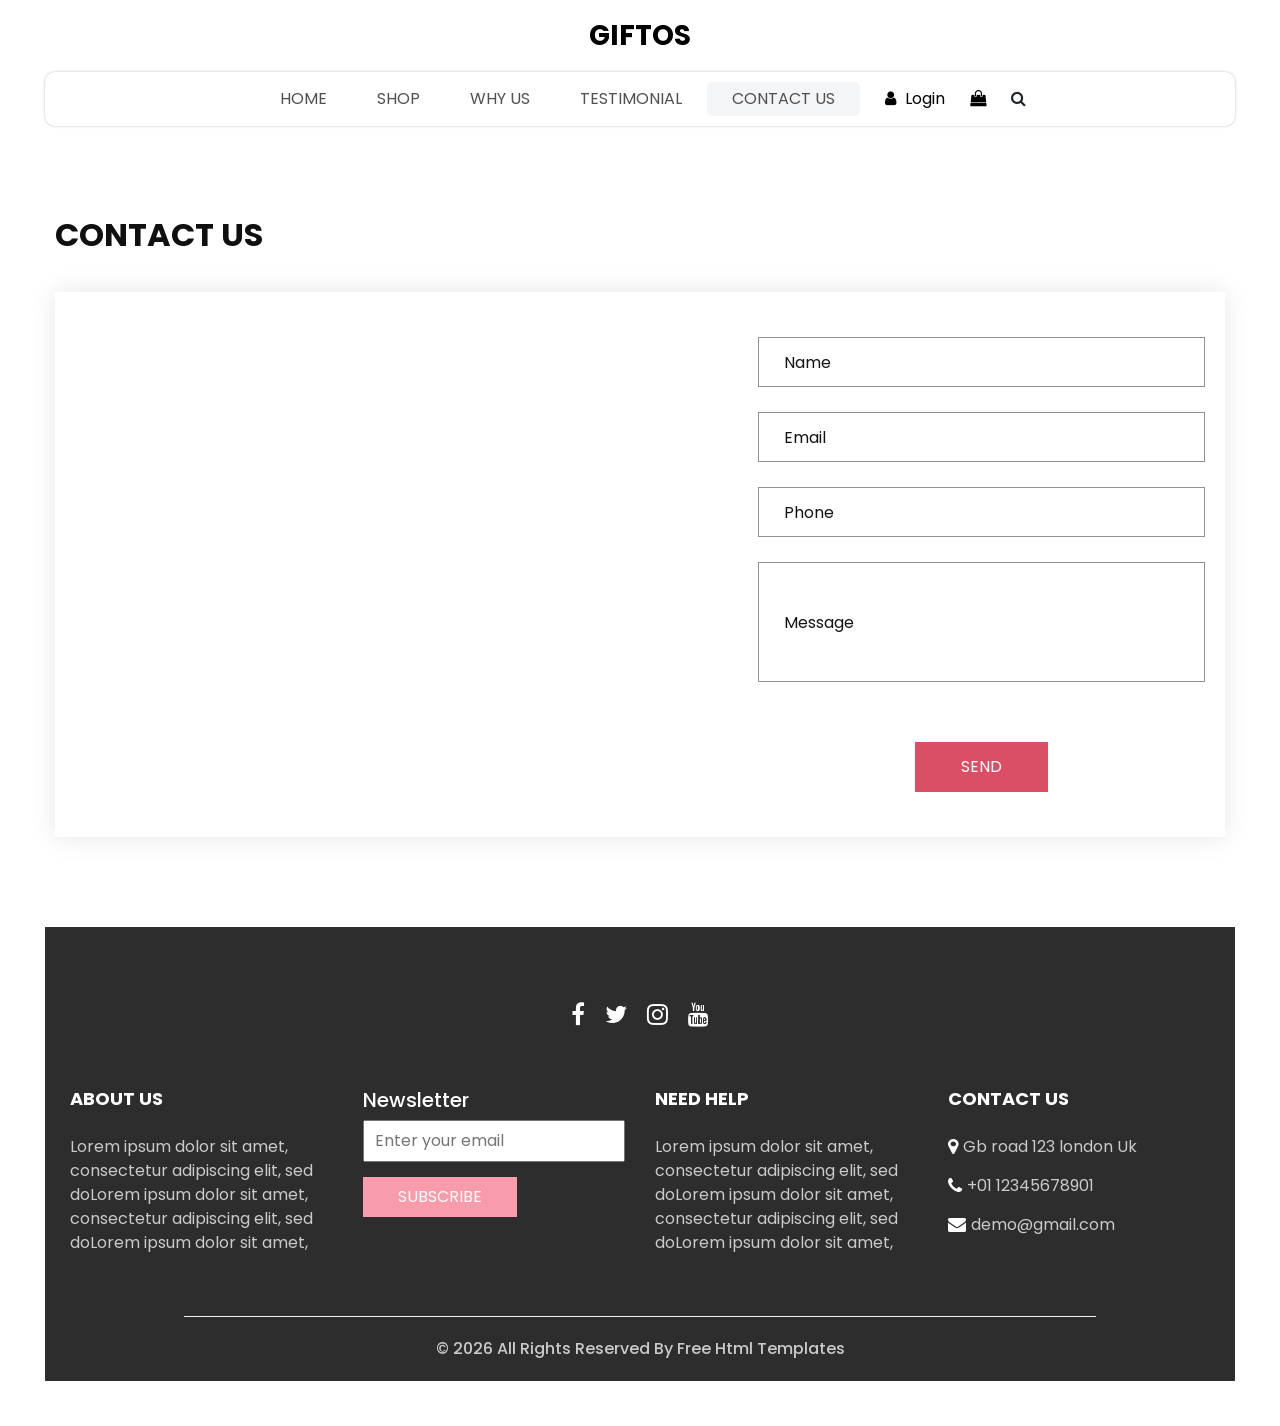
<file: giftos-html/contact.html>
<!DOCTYPE html>
<html>

<head>
  <!-- Basic -->
  <meta charset="utf-8" />
  <meta http-equiv="X-UA-Compatible" content="IE=edge" />
  <!-- Mobile Metas -->
  <meta name="viewport" content="width=device-width, initial-scale=1, shrink-to-fit=no" />
  <!-- Site Metas -->
  <meta name="keywords" content="" />
  <meta name="description" content="" />
  <meta name="author" content="" />
  <link rel="shortcut icon" href="images/favicon.png" type="image/x-icon">

  <title>
    Giftos
  </title>

  <!-- slider stylesheet -->
  <link rel="stylesheet" type="text/css" href="https://cdnjs.cloudflare.com/ajax/libs/OwlCarousel2/2.3.4/assets/owl.carousel.min.css" />

  <!-- bootstrap core css -->
  <link rel="stylesheet" type="text/css" href="css/bootstrap.css" />

  <!-- Custom styles for this template -->
  <link href="css/style.css" rel="stylesheet" />
  <!-- responsive style -->
  <link href="css/responsive.css" rel="stylesheet" />
</head>

<body>
  <div class="hero_area">
    <!-- header section strats -->
    <header class="header_section">
      <nav class="navbar navbar-expand-lg custom_nav-container ">
        <a class="navbar-brand" href="index.html">
          <span>
            Giftos
          </span>
        </a>
        <button class="navbar-toggler" type="button" data-toggle="collapse" data-target="#navbarSupportedContent" aria-controls="navbarSupportedContent" aria-expanded="false" aria-label="Toggle navigation">
          <span class=""></span>
        </button>

        <div class="collapse navbar-collapse innerpage_navbar" id="navbarSupportedContent">
          <ul class="navbar-nav  ">
            <li class="nav-item ">
              <a class="nav-link" href="index.html">Home <span class="sr-only">(current)</span></a>
            </li>
            <li class="nav-item">
              <a class="nav-link" href="shop.html">
                Shop
              </a>
            </li>
            <li class="nav-item">
              <a class="nav-link" href="why.html">
                Why Us
              </a>
            </li>
            <li class="nav-item">
              <a class="nav-link" href="testimonial.html">
                Testimonial
              </a>
            </li>
            <li class="nav-item active">
              <a class="nav-link" href="contact.html">Contact Us</a>
            </li>
          </ul>
          <div class="user_option">
            <a href="">
              <i class="fa fa-user" aria-hidden="true"></i>
              <span>
                Login
              </span>
            </a>
            <a href="">
              <i class="fa fa-shopping-bag" aria-hidden="true"></i>
            </a>
            <form class="form-inline ">
              <button class="btn nav_search-btn" type="submit">
                <i class="fa fa-search" aria-hidden="true"></i>
              </button>
            </form>
          </div>
        </div>
      </nav>
    </header>
    <!-- end header section -->

  </div>
  <!-- end hero area -->

  <!-- contact section -->

  <section class="contact_section layout_padding">
    <div class="container px-0">
      <div class="heading_container ">
        <h2 class="">
          Contact Us
        </h2>
      </div>
    </div>
    <div class="container container-bg">
      <div class="row">
        <div class="col-lg-7 col-md-6 px-0">
          <div class="map_container">
            <div class="map-responsive">
              <iframe src="https://www.google.com/maps/embed/v1/place?key=AIzaSyA0s1a7phLN0iaD6-UE7m4qP-z21pH0eSc&q=Eiffel+Tower+Paris+France" width="600" height="300" frameborder="0" style="border:0; width: 100%; height:100%" allowfullscreen></iframe>
            </div>
          </div>
        </div>
        <div class="col-md-6 col-lg-5 px-0">
          <form action="#">
            <div>
              <input type="text" placeholder="Name" />
            </div>
            <div>
              <input type="email" placeholder="Email" />
            </div>
            <div>
              <input type="text" placeholder="Phone" />
            </div>
            <div>
              <input type="text" class="message-box" placeholder="Message" />
            </div>
            <div class="d-flex ">
              <button>
                SEND
              </button>
            </div>
          </form>
        </div>
      </div>
    </div>
  </section>

  <!-- end contact section -->

  <!-- info section -->

  <section class="info_section  layout_padding2-top">
    <div class="social_container">
      <div class="social_box">
        <a href="">
          <i class="fa fa-facebook" aria-hidden="true"></i>
        </a>
        <a href="">
          <i class="fa fa-twitter" aria-hidden="true"></i>
        </a>
        <a href="">
          <i class="fa fa-instagram" aria-hidden="true"></i>
        </a>
        <a href="">
          <i class="fa fa-youtube" aria-hidden="true"></i>
        </a>
      </div>
    </div>
    <div class="info_container ">
      <div class="container">
        <div class="row">
          <div class="col-md-6 col-lg-3">
            <h6>
              ABOUT US
            </h6>
            <p>
              Lorem ipsum dolor sit amet, consectetur adipiscing elit, sed doLorem ipsum dolor sit amet, consectetur adipiscing elit, sed doLorem ipsum dolor sit amet,
            </p>
          </div>
          <div class="col-md-6 col-lg-3">
            <div class="info_form ">
              <h5>
                Newsletter
              </h5>
              <form action="#">
                <input type="email" placeholder="Enter your email">
                <button>
                  Subscribe
                </button>
              </form>
            </div>
          </div>
          <div class="col-md-6 col-lg-3">
            <h6>
              NEED HELP
            </h6>
            <p>
              Lorem ipsum dolor sit amet, consectetur adipiscing elit, sed doLorem ipsum dolor sit amet, consectetur adipiscing elit, sed doLorem ipsum dolor sit amet,
            </p>
          </div>
          <div class="col-md-6 col-lg-3">
            <h6>
              CONTACT US
            </h6>
            <div class="info_link-box">
              <a href="">
                <i class="fa fa-map-marker" aria-hidden="true"></i>
                <span> Gb road 123 london Uk </span>
              </a>
              <a href="">
                <i class="fa fa-phone" aria-hidden="true"></i>
                <span>+01 12345678901</span>
              </a>
              <a href="">
                <i class="fa fa-envelope" aria-hidden="true"></i>
                <span> demo@gmail.com</span>
              </a>
            </div>
          </div>
        </div>
      </div>
    </div>
    <!-- footer section -->
    <footer class=" footer_section">
      <div class="container">
        <p>
          &copy; <span id="displayYear"></span> All Rights Reserved By
          <a href="https://html.design/">Free Html Templates</a>
        </p>
      </div>
    </footer>
    <!-- footer section -->

  </section>

  <!-- end info section -->


  <script src="js/jquery-3.4.1.min.js"></script>
  <script src="js/bootstrap.js"></script>
  <script src="https://cdnjs.cloudflare.com/ajax/libs/OwlCarousel2/2.3.4/owl.carousel.min.js">
  </script>
  <script src="js/custom.js"></script>

</body>

</html>
</file>
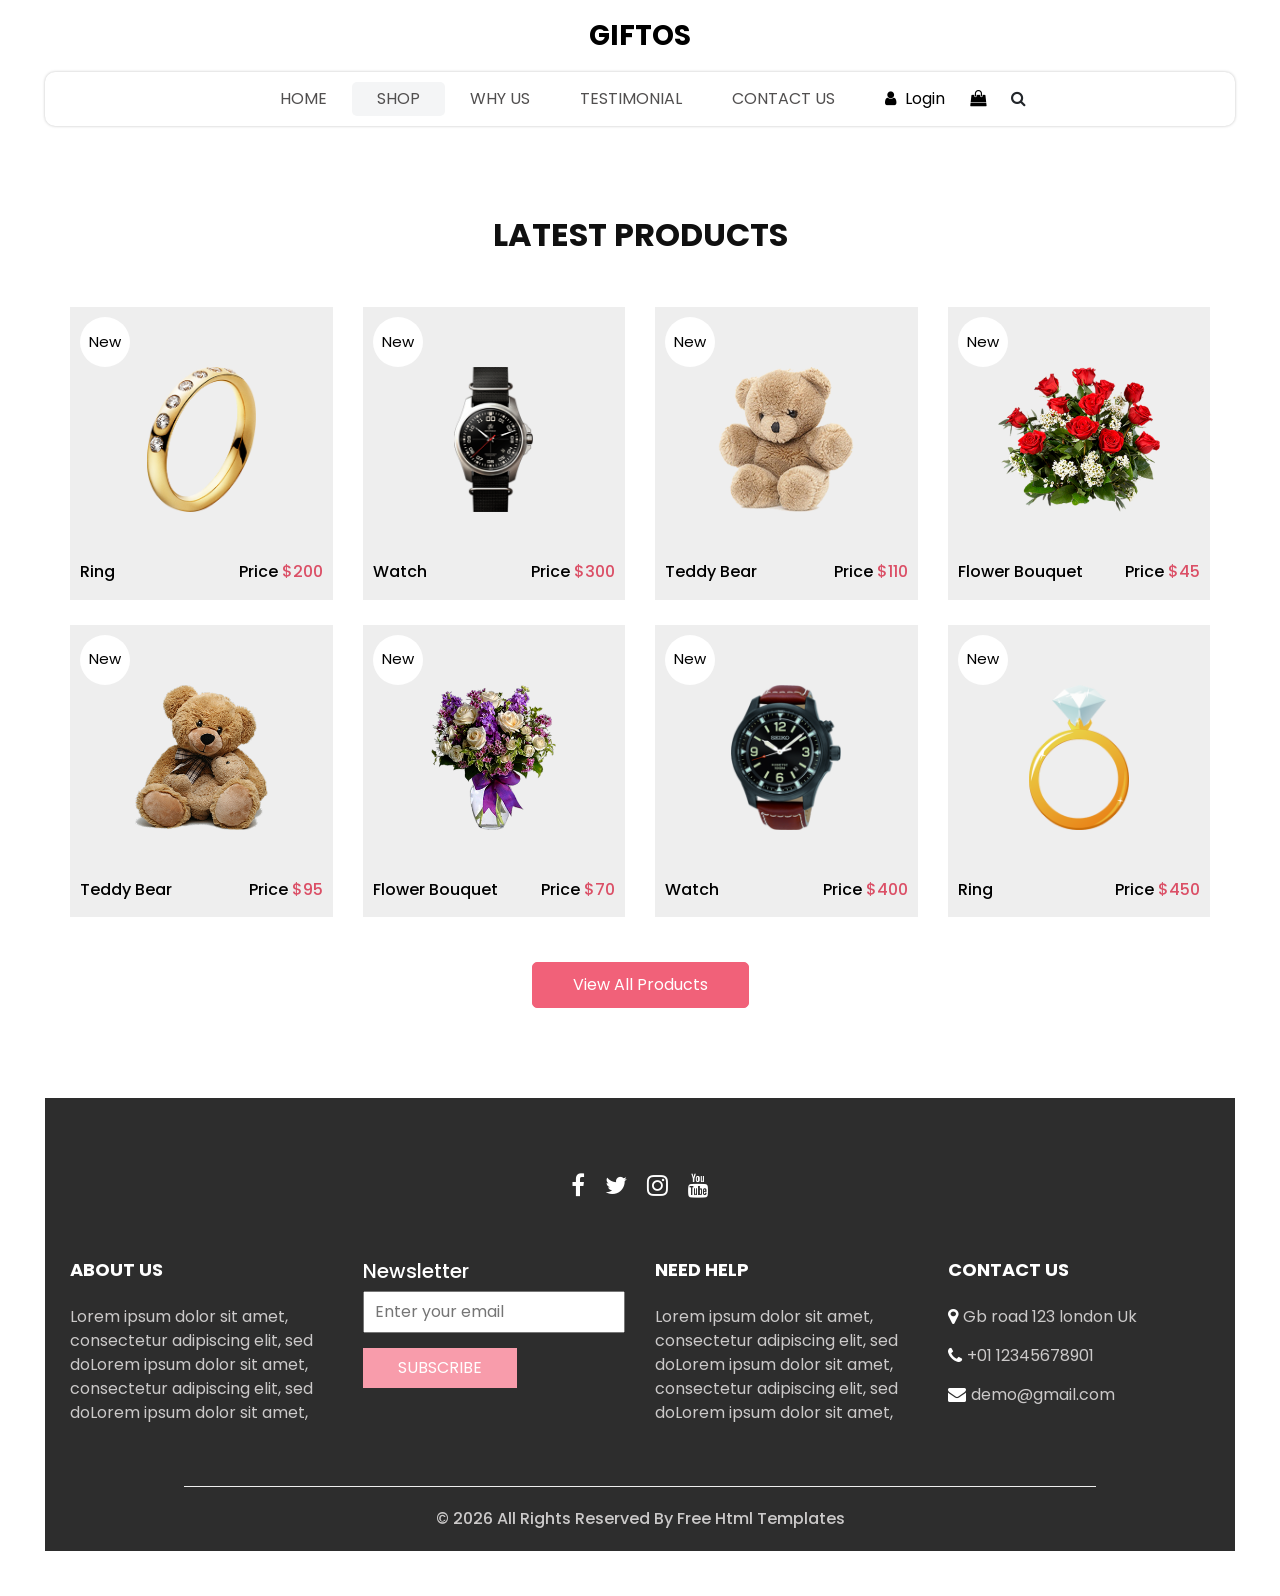
<file: giftos-html/shop.html>
<!DOCTYPE html>
<html>

<head>
  <!-- Basic -->
  <meta charset="utf-8" />
  <meta http-equiv="X-UA-Compatible" content="IE=edge" />
  <!-- Mobile Metas -->
  <meta name="viewport" content="width=device-width, initial-scale=1, shrink-to-fit=no" />
  <!-- Site Metas -->
  <meta name="keywords" content="" />
  <meta name="description" content="" />
  <meta name="author" content="" />
  <link rel="shortcut icon" href="images/favicon.png" type="image/x-icon">

  <title>
    Giftos
  </title>

  <!-- slider stylesheet -->
  <link rel="stylesheet" type="text/css" href="https://cdnjs.cloudflare.com/ajax/libs/OwlCarousel2/2.3.4/assets/owl.carousel.min.css" />

  <!-- bootstrap core css -->
  <link rel="stylesheet" type="text/css" href="css/bootstrap.css" />

  <!-- Custom styles for this template -->
  <link href="css/style.css" rel="stylesheet" />
  <!-- responsive style -->
  <link href="css/responsive.css" rel="stylesheet" />
</head>

<body>
  <div class="hero_area">
    <!-- header section strats -->
    <header class="header_section">
      <nav class="navbar navbar-expand-lg custom_nav-container ">
        <a class="navbar-brand" href="index.html">
          <span>
            Giftos
          </span>
        </a>
        <button class="navbar-toggler" type="button" data-toggle="collapse" data-target="#navbarSupportedContent" aria-controls="navbarSupportedContent" aria-expanded="false" aria-label="Toggle navigation">
          <span class=""></span>
        </button>

        <div class="collapse navbar-collapse innerpage_navbar" id="navbarSupportedContent">
          <ul class="navbar-nav  ">
            <li class="nav-item ">
              <a class="nav-link" href="index.html">Home <span class="sr-only">(current)</span></a>
            </li>
            <li class="nav-item active">
              <a class="nav-link" href="shop.html">
                Shop
              </a>
            </li>
            <li class="nav-item">
              <a class="nav-link" href="why.html">
                Why Us
              </a>
            </li>
            <li class="nav-item">
              <a class="nav-link" href="testimonial.html">
                Testimonial
              </a>
            </li>
            <li class="nav-item">
              <a class="nav-link" href="contact.html">Contact Us</a>
            </li>
          </ul>
          <div class="user_option">
            <a href="">
              <i class="fa fa-user" aria-hidden="true"></i>
              <span>
                Login
              </span>
            </a>
            <a href="">
              <i class="fa fa-shopping-bag" aria-hidden="true"></i>
            </a>
            <form class="form-inline ">
              <button class="btn nav_search-btn" type="submit">
                <i class="fa fa-search" aria-hidden="true"></i>
              </button>
            </form>
          </div>
        </div>
      </nav>
    </header>
    <!-- end header section -->

  </div>
  <!-- end hero area -->

  <!-- shop section -->

  <section class="shop_section layout_padding">
    <div class="container">
      <div class="heading_container heading_center">
        <h2>
          Latest Products
        </h2>
      </div>
      <div class="row">
        <div class="col-sm-6 col-md-4 col-lg-3">
          <div class="box">
            <a href="">
              <div class="img-box">
                <img src="images/p1.png" alt="">
              </div>
              <div class="detail-box">
                <h6>
                  Ring
                </h6>
                <h6>
                  Price
                  <span>
                    $200
                  </span>
                </h6>
              </div>
              <div class="new">
                <span>
                  New
                </span>
              </div>
            </a>
          </div>
        </div>
        <div class="col-sm-6 col-md-4 col-lg-3">
          <div class="box">
            <a href="">
              <div class="img-box">
                <img src="images/p2.png" alt="">
              </div>
              <div class="detail-box">
                <h6>
                  Watch
                </h6>
                <h6>
                  Price
                  <span>
                    $300
                  </span>
                </h6>
              </div>
              <div class="new">
                <span>
                  New
                </span>
              </div>
            </a>
          </div>
        </div>
        <div class="col-sm-6 col-md-4 col-lg-3">
          <div class="box">
            <a href="">
              <div class="img-box">
                <img src="images/p3.png" alt="">
              </div>
              <div class="detail-box">
                <h6>
                  Teddy Bear
                </h6>
                <h6>
                  Price
                  <span>
                    $110
                  </span>
                </h6>
              </div>
              <div class="new">
                <span>
                  New
                </span>
              </div>
            </a>
          </div>
        </div>
        <div class="col-sm-6 col-md-4 col-lg-3">
          <div class="box">
            <a href="">
              <div class="img-box">
                <img src="images/p4.png" alt="">
              </div>
              <div class="detail-box">
                <h6>
                  Flower Bouquet
                </h6>
                <h6>
                  Price
                  <span>
                    $45
                  </span>
                </h6>
              </div>
              <div class="new">
                <span>
                  New
                </span>
              </div>
            </a>
          </div>
        </div>
        <div class="col-sm-6 col-md-4 col-lg-3">
          <div class="box">
            <a href="">
              <div class="img-box">
                <img src="images/p5.png" alt="">
              </div>
              <div class="detail-box">
                <h6>
                  Teddy Bear
                </h6>
                <h6>
                  Price
                  <span>
                    $95
                  </span>
                </h6>
              </div>
              <div class="new">
                <span>
                  New
                </span>
              </div>
            </a>
          </div>
        </div>
        <div class="col-sm-6 col-md-4 col-lg-3">
          <div class="box">
            <a href="">
              <div class="img-box">
                <img src="images/p6.png" alt="">
              </div>
              <div class="detail-box">
                <h6>
                  Flower Bouquet
                </h6>
                <h6>
                  Price
                  <span>
                    $70
                  </span>
                </h6>
              </div>
              <div class="new">
                <span>
                  New
                </span>
              </div>
            </a>
          </div>
        </div>
        <div class="col-sm-6 col-md-4 col-lg-3">
          <div class="box">
            <a href="">
              <div class="img-box">
                <img src="images/p7.png" alt="">
              </div>
              <div class="detail-box">
                <h6>
                  Watch
                </h6>
                <h6>
                  Price
                  <span>
                    $400
                  </span>
                </h6>
              </div>
              <div class="new">
                <span>
                  New
                </span>
              </div>
            </a>
          </div>
        </div>
        <div class="col-sm-6 col-md-4 col-lg-3">
          <div class="box">
            <a href="">
              <div class="img-box">
                <img src="images/p8.png" alt="">
              </div>
              <div class="detail-box">
                <h6>
                  Ring
                </h6>
                <h6>
                  Price
                  <span>
                    $450
                  </span>
                </h6>
              </div>
              <div class="new">
                <span>
                  New
                </span>
              </div>
            </a>
          </div>
        </div>
      </div>
      <div class="btn-box">
        <a href="">
          View All Products
        </a>
      </div>
    </div>
  </section>

  <!-- end shop section -->

  <!-- info section -->

  <section class="info_section  layout_padding2-top">
    <div class="social_container">
      <div class="social_box">
        <a href="">
          <i class="fa fa-facebook" aria-hidden="true"></i>
        </a>
        <a href="">
          <i class="fa fa-twitter" aria-hidden="true"></i>
        </a>
        <a href="">
          <i class="fa fa-instagram" aria-hidden="true"></i>
        </a>
        <a href="">
          <i class="fa fa-youtube" aria-hidden="true"></i>
        </a>
      </div>
    </div>
    <div class="info_container ">
      <div class="container">
        <div class="row">
          <div class="col-md-6 col-lg-3">
            <h6>
              ABOUT US
            </h6>
            <p>
              Lorem ipsum dolor sit amet, consectetur adipiscing elit, sed doLorem ipsum dolor sit amet, consectetur adipiscing elit, sed doLorem ipsum dolor sit amet,
            </p>
          </div>
          <div class="col-md-6 col-lg-3">
            <div class="info_form ">
              <h5>
                Newsletter
              </h5>
              <form action="#">
                <input type="email" placeholder="Enter your email">
                <button>
                  Subscribe
                </button>
              </form>
            </div>
          </div>
          <div class="col-md-6 col-lg-3">
            <h6>
              NEED HELP
            </h6>
            <p>
              Lorem ipsum dolor sit amet, consectetur adipiscing elit, sed doLorem ipsum dolor sit amet, consectetur adipiscing elit, sed doLorem ipsum dolor sit amet,
            </p>
          </div>
          <div class="col-md-6 col-lg-3">
            <h6>
              CONTACT US
            </h6>
            <div class="info_link-box">
              <a href="">
                <i class="fa fa-map-marker" aria-hidden="true"></i>
                <span> Gb road 123 london Uk </span>
              </a>
              <a href="">
                <i class="fa fa-phone" aria-hidden="true"></i>
                <span>+01 12345678901</span>
              </a>
              <a href="">
                <i class="fa fa-envelope" aria-hidden="true"></i>
                <span> demo@gmail.com</span>
              </a>
            </div>
          </div>
        </div>
      </div>
    </div>
    <!-- footer section -->
    <footer class=" footer_section">
      <div class="container">
        <p>
          &copy; <span id="displayYear"></span> All Rights Reserved By
          <a href="https://html.design/">Free Html Templates</a>
        </p>
      </div>
    </footer>
    <!-- footer section -->

  </section>

  <!-- end info section -->


  <script src="js/jquery-3.4.1.min.js"></script>
  <script src="js/bootstrap.js"></script>
  <script src="https://cdnjs.cloudflare.com/ajax/libs/OwlCarousel2/2.3.4/owl.carousel.min.js">
  </script>
  <script src="js/custom.js"></script>

</body>

</html>
</file>
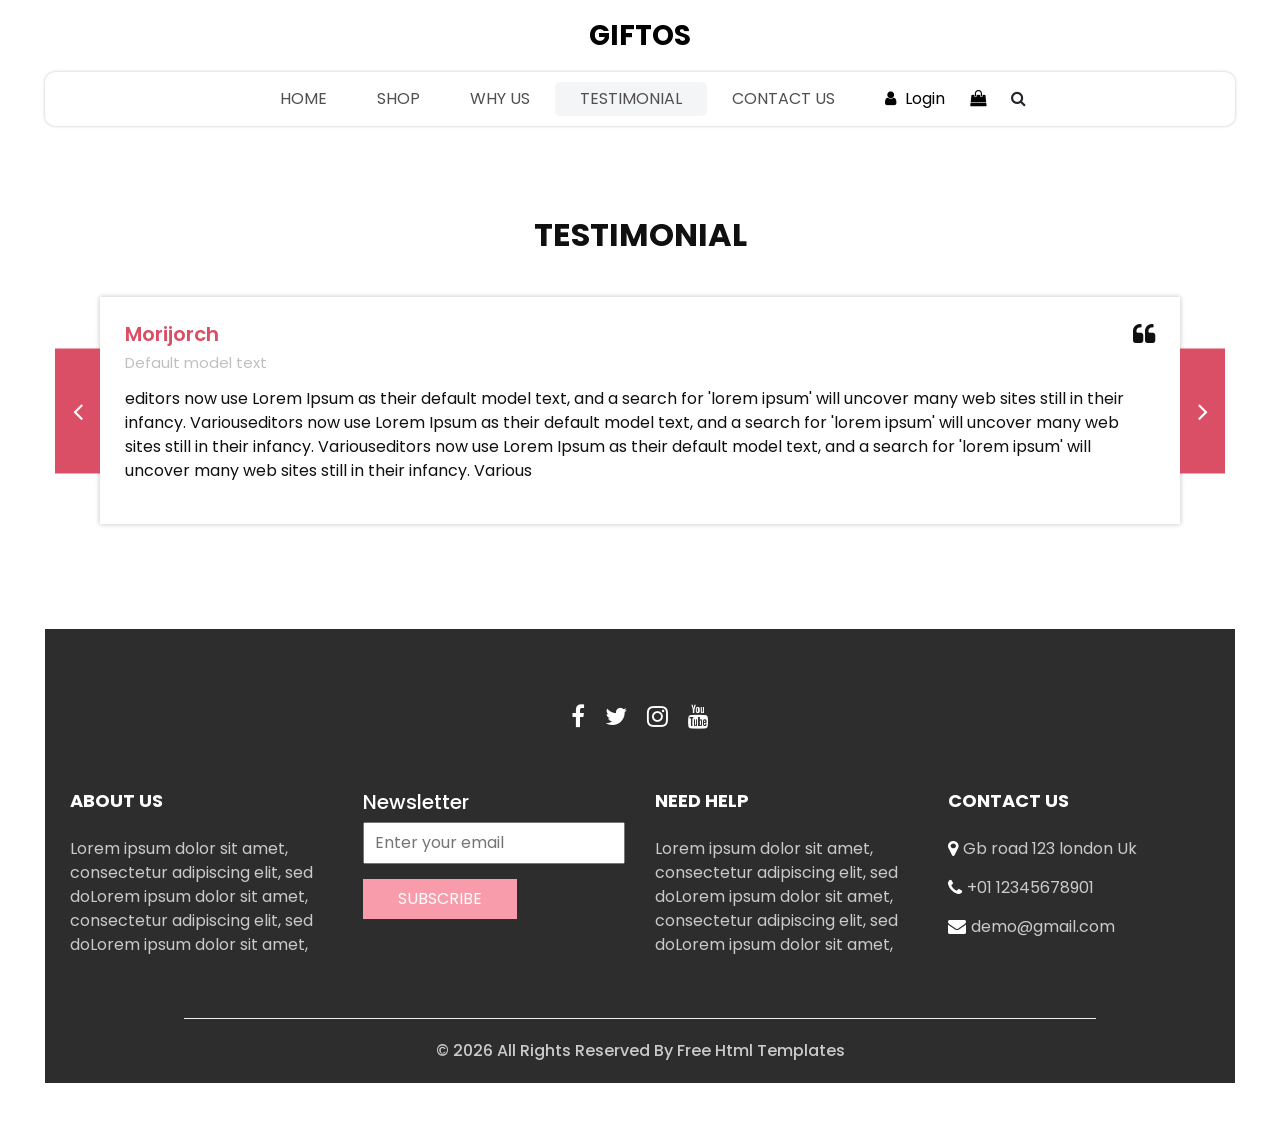
<file: giftos-html/testimonial.html>
<!DOCTYPE html>
<html>

<head>
  <!-- Basic -->
  <meta charset="utf-8" />
  <meta http-equiv="X-UA-Compatible" content="IE=edge" />
  <!-- Mobile Metas -->
  <meta name="viewport" content="width=device-width, initial-scale=1, shrink-to-fit=no" />
  <!-- Site Metas -->
  <meta name="keywords" content="" />
  <meta name="description" content="" />
  <meta name="author" content="" />
  <link rel="shortcut icon" href="images/favicon.png" type="image/x-icon">

  <title>
    Giftos
  </title>

  <!-- slider stylesheet -->
  <link rel="stylesheet" type="text/css" href="https://cdnjs.cloudflare.com/ajax/libs/OwlCarousel2/2.3.4/assets/owl.carousel.min.css" />

  <!-- bootstrap core css -->
  <link rel="stylesheet" type="text/css" href="css/bootstrap.css" />

  <!-- Custom styles for this template -->
  <link href="css/style.css" rel="stylesheet" />
  <!-- responsive style -->
  <link href="css/responsive.css" rel="stylesheet" />
</head>

<body>
  <div class="hero_area">
    <!-- header section strats -->
    <header class="header_section">
      <nav class="navbar navbar-expand-lg custom_nav-container ">
        <a class="navbar-brand" href="index.html">
          <span>
            Giftos
          </span>
        </a>
        <button class="navbar-toggler" type="button" data-toggle="collapse" data-target="#navbarSupportedContent" aria-controls="navbarSupportedContent" aria-expanded="false" aria-label="Toggle navigation">
          <span class=""></span>
        </button>

        <div class="collapse navbar-collapse innerpage_navbar" id="navbarSupportedContent">
          <ul class="navbar-nav  ">
            <li class="nav-item ">
              <a class="nav-link" href="index.html">Home <span class="sr-only">(current)</span></a>
            </li>
            <li class="nav-item">
              <a class="nav-link" href="shop.html">
                Shop
              </a>
            </li>
            <li class="nav-item">
              <a class="nav-link" href="why.html">
                Why Us
              </a>
            </li>
            <li class="nav-item active">
              <a class="nav-link" href="testimonial.html">
                Testimonial
              </a>
            </li>
            <li class="nav-item">
              <a class="nav-link" href="contact.html">Contact Us</a>
            </li>
          </ul>
          <div class="user_option">
            <a href="">
              <i class="fa fa-user" aria-hidden="true"></i>
              <span>
                Login
              </span>
            </a>
            <a href="">
              <i class="fa fa-shopping-bag" aria-hidden="true"></i>
            </a>
            <form class="form-inline ">
              <button class="btn nav_search-btn" type="submit">
                <i class="fa fa-search" aria-hidden="true"></i>
              </button>
            </form>
          </div>
        </div>
      </nav>
    </header>
    <!-- end header section -->

  </div>
  <!-- end hero area -->

  <!-- client section -->
  <section class="client_section layout_padding">
    <div class="container">
      <div class="heading_container heading_center">
        <h2>
          Testimonial
        </h2>
      </div>
    </div>
    <div class="container px-0">
      <div id="customCarousel2" class="carousel  carousel-fade" data-ride="carousel">
        <div class="carousel-inner">
          <div class="carousel-item active">
            <div class="box">
              <div class="client_info">
                <div class="client_name">
                  <h5>
                    Morijorch
                  </h5>
                  <h6>
                    Default model text
                  </h6>
                </div>
                <i class="fa fa-quote-left" aria-hidden="true"></i>
              </div>
              <p>
                editors now use Lorem Ipsum as their default model text, and a search for 'lorem ipsum' will uncover many web sites still in their infancy. Variouseditors now use Lorem Ipsum as their default model text, and a search for 'lorem ipsum' will uncover many web sites still in their infancy. Variouseditors now use Lorem Ipsum as their default model text, and a search for 'lorem ipsum' will uncover many web sites still in their infancy. Various
              </p>
            </div>
          </div>
          <div class="carousel-item">
            <div class="box">
              <div class="client_info">
                <div class="client_name">
                  <h5>
                    Rochak
                  </h5>
                  <h6>
                    Default model text
                  </h6>
                </div>
                <i class="fa fa-quote-left" aria-hidden="true"></i>
              </div>
              <p>
                Variouseditors now use Lorem Ipsum as their default model text, and a search for 'lorem ipsum' will uncover many web sites still in their infancy. Variouseditors now use Lorem Ipsum as their default model text, and a search for 'lorem ipsum' will uncover many web sites still in their infancy. editors now use Lorem Ipsum as their default model text, and a search for 'lorem ipsum' will uncover many web sites still in their infancy.
              </p>
            </div>
          </div>
          <div class="carousel-item">
            <div class="box">
              <div class="client_info">
                <div class="client_name">
                  <h5>
                    Brad Johns
                  </h5>
                  <h6>
                    Default model text
                  </h6>
                </div>
                <i class="fa fa-quote-left" aria-hidden="true"></i>
              </div>
              <p>
                Variouseditors now use Lorem Ipsum as their default model text, and a search for 'lorem ipsum' will uncover many web sites still in their infancy, editors now use Lorem Ipsum as their default model text, and a search for 'lorem ipsum' will uncover many web sites still in their infancy. Variouseditors now use Lorem Ipsum as their default model text, and a search for 'lorem ipsum' will uncover many web sites still in their infancy. Various
              </p>
            </div>
          </div>
        </div>
        <div class="carousel_btn-box">
          <a class="carousel-control-prev" href="#customCarousel2" role="button" data-slide="prev">
            <i class="fa fa-angle-left" aria-hidden="true"></i>
            <span class="sr-only">Previous</span>
          </a>
          <a class="carousel-control-next" href="#customCarousel2" role="button" data-slide="next">
            <i class="fa fa-angle-right" aria-hidden="true"></i>
            <span class="sr-only">Next</span>
          </a>
        </div>
      </div>
    </div>
  </section>
  <!-- end client section -->

  <!-- info section -->

  <section class="info_section  layout_padding2-top">
    <div class="social_container">
      <div class="social_box">
        <a href="">
          <i class="fa fa-facebook" aria-hidden="true"></i>
        </a>
        <a href="">
          <i class="fa fa-twitter" aria-hidden="true"></i>
        </a>
        <a href="">
          <i class="fa fa-instagram" aria-hidden="true"></i>
        </a>
        <a href="">
          <i class="fa fa-youtube" aria-hidden="true"></i>
        </a>
      </div>
    </div>
    <div class="info_container ">
      <div class="container">
        <div class="row">
          <div class="col-md-6 col-lg-3">
            <h6>
              ABOUT US
            </h6>
            <p>
              Lorem ipsum dolor sit amet, consectetur adipiscing elit, sed doLorem ipsum dolor sit amet, consectetur adipiscing elit, sed doLorem ipsum dolor sit amet,
            </p>
          </div>
          <div class="col-md-6 col-lg-3">
            <div class="info_form ">
              <h5>
                Newsletter
              </h5>
              <form action="#">
                <input type="email" placeholder="Enter your email">
                <button>
                  Subscribe
                </button>
              </form>
            </div>
          </div>
          <div class="col-md-6 col-lg-3">
            <h6>
              NEED HELP
            </h6>
            <p>
              Lorem ipsum dolor sit amet, consectetur adipiscing elit, sed doLorem ipsum dolor sit amet, consectetur adipiscing elit, sed doLorem ipsum dolor sit amet,
            </p>
          </div>
          <div class="col-md-6 col-lg-3">
            <h6>
              CONTACT US
            </h6>
            <div class="info_link-box">
              <a href="">
                <i class="fa fa-map-marker" aria-hidden="true"></i>
                <span> Gb road 123 london Uk </span>
              </a>
              <a href="">
                <i class="fa fa-phone" aria-hidden="true"></i>
                <span>+01 12345678901</span>
              </a>
              <a href="">
                <i class="fa fa-envelope" aria-hidden="true"></i>
                <span> demo@gmail.com</span>
              </a>
            </div>
          </div>
        </div>
      </div>
    </div>
    <!-- footer section -->
    <footer class=" footer_section">
      <div class="container">
        <p>
          &copy; <span id="displayYear"></span> All Rights Reserved By
          <a href="https://html.design/">Free Html Templates</a>
        </p>
      </div>
    </footer>
    <!-- footer section -->

  </section>

  <!-- end info section -->


  <script src="js/jquery-3.4.1.min.js"></script>
  <script src="js/bootstrap.js"></script>
  <script src="https://cdnjs.cloudflare.com/ajax/libs/OwlCarousel2/2.3.4/owl.carousel.min.js">
  </script>
  <script src="js/custom.js"></script>

</body>

</html>
</file>
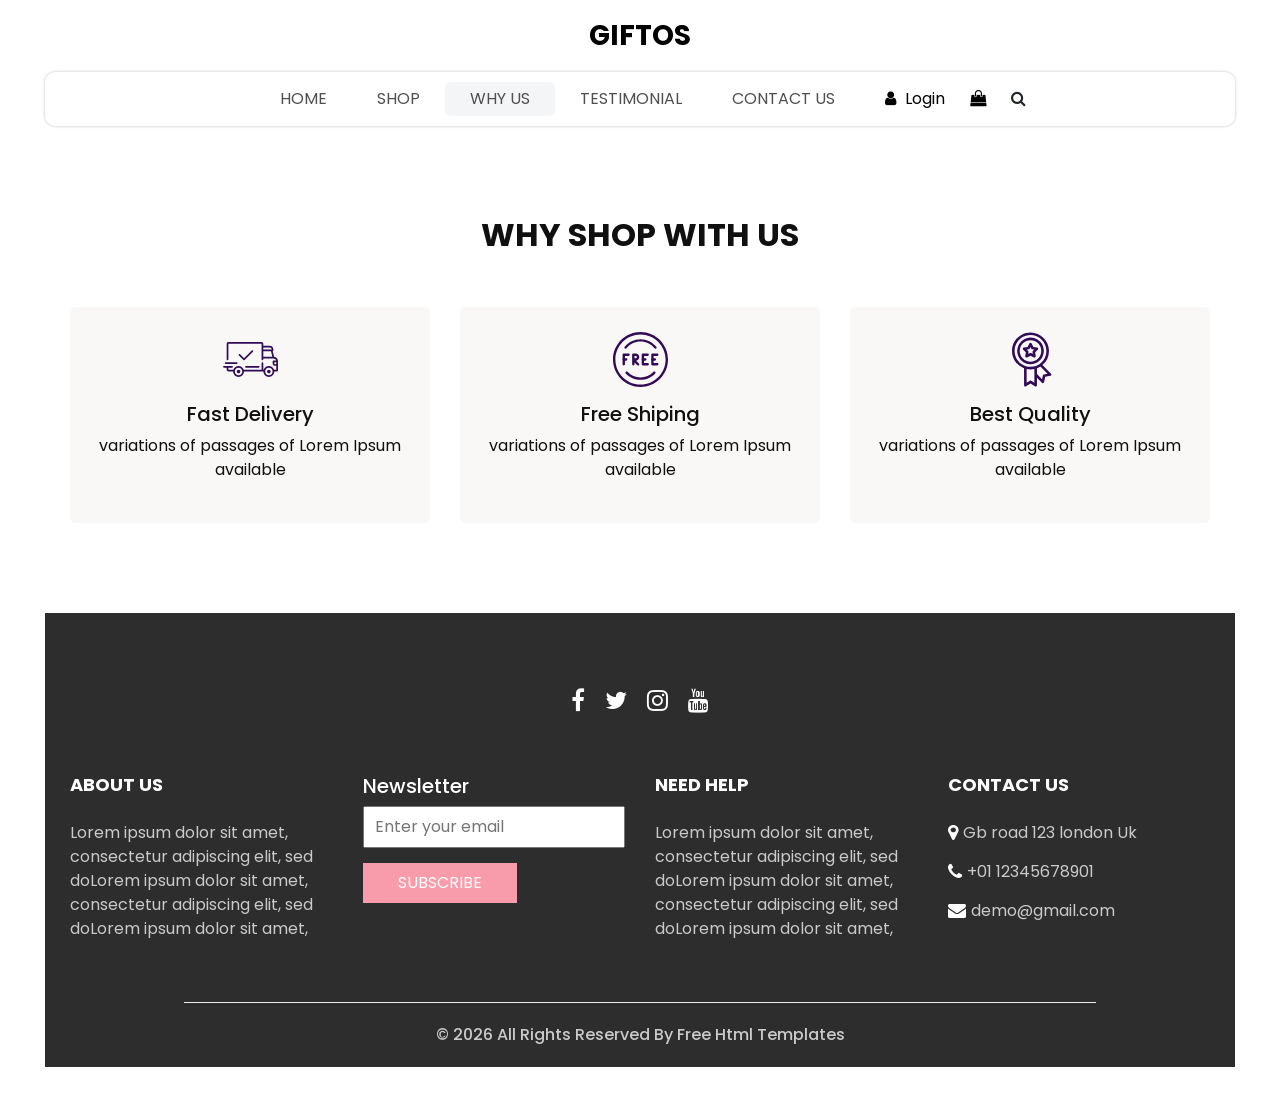
<file: giftos-html/why.html>
<!DOCTYPE html>
<html>

<head>
  <!-- Basic -->
  <meta charset="utf-8" />
  <meta http-equiv="X-UA-Compatible" content="IE=edge" />
  <!-- Mobile Metas -->
  <meta name="viewport" content="width=device-width, initial-scale=1, shrink-to-fit=no" />
  <!-- Site Metas -->
  <meta name="keywords" content="" />
  <meta name="description" content="" />
  <meta name="author" content="" />
  <link rel="shortcut icon" href="images/favicon.png" type="image/x-icon">

  <title>
    Giftos
  </title>

  <!-- slider stylesheet -->
  <link rel="stylesheet" type="text/css" href="https://cdnjs.cloudflare.com/ajax/libs/OwlCarousel2/2.3.4/assets/owl.carousel.min.css" />

  <!-- bootstrap core css -->
  <link rel="stylesheet" type="text/css" href="css/bootstrap.css" />

  <!-- Custom styles for this template -->
  <link href="css/style.css" rel="stylesheet" />
  <!-- responsive style -->
  <link href="css/responsive.css" rel="stylesheet" />
</head>

<body>
  <div class="hero_area">
    <!-- header section strats -->
    <header class="header_section">
      <nav class="navbar navbar-expand-lg custom_nav-container ">
        <a class="navbar-brand" href="index.html">
          <span>
            Giftos
          </span>
        </a>
        <button class="navbar-toggler" type="button" data-toggle="collapse" data-target="#navbarSupportedContent" aria-controls="navbarSupportedContent" aria-expanded="false" aria-label="Toggle navigation">
          <span class=""></span>
        </button>

        <div class="collapse navbar-collapse innerpage_navbar" id="navbarSupportedContent">
          <ul class="navbar-nav  ">
            <li class="nav-item ">
              <a class="nav-link" href="index.html">Home <span class="sr-only">(current)</span></a>
            </li>
            <li class="nav-item">
              <a class="nav-link" href="shop.html">
                Shop
              </a>
            </li>
            <li class="nav-item active">
              <a class="nav-link" href="why.html">
                Why Us
              </a>
            </li>
            <li class="nav-item">
              <a class="nav-link" href="testimonial.html">
                Testimonial
              </a>
            </li>
            <li class="nav-item">
              <a class="nav-link" href="contact.html">Contact Us</a>
            </li>
          </ul>
          <div class="user_option">
            <a href="">
              <i class="fa fa-user" aria-hidden="true"></i>
              <span>
                Login
              </span>
            </a>
            <a href="">
              <i class="fa fa-shopping-bag" aria-hidden="true"></i>
            </a>
            <form class="form-inline ">
              <button class="btn nav_search-btn" type="submit">
                <i class="fa fa-search" aria-hidden="true"></i>
              </button>
            </form>
          </div>
        </div>
      </nav>
    </header>
    <!-- end header section -->

  </div>
  <!-- end hero area -->

  <!-- why section -->

  <section class="why_section layout_padding">
    <div class="container">
      <div class="heading_container heading_center">
        <h2>
          Why Shop With Us
        </h2>
      </div>
      <div class="row">
        <div class="col-md-4">
          <div class="box ">
            <div class="img-box">
              <svg version="1.1" id="Layer_1" xmlns="http://www.w3.org/2000/svg" xmlns:xlink="http://www.w3.org/1999/xlink" x="0px" y="0px" viewBox="0 0 512 512" style="enable-background:new 0 0 512 512;" xml:space="preserve">
                <g>
                  <g>
                    <path d="M476.158,231.363l-13.259-53.035c3.625-0.77,6.345-3.986,6.345-7.839v-8.551c0-18.566-15.105-33.67-33.67-33.67h-60.392
                 V110.63c0-9.136-7.432-16.568-16.568-16.568H50.772c-9.136,0-16.568,7.432-16.568,16.568V256c0,4.427,3.589,8.017,8.017,8.017
                 c4.427,0,8.017-3.589,8.017-8.017V110.63c0-0.295,0.239-0.534,0.534-0.534h307.841c0.295,0,0.534,0.239,0.534,0.534v145.372
                 c0,4.427,3.589,8.017,8.017,8.017c4.427,0,8.017-3.589,8.017-8.017v-9.088h94.569c0.008,0,0.014,0.002,0.021,0.002
                 c0.008,0,0.015-0.001,0.022-0.001c11.637,0.008,21.518,7.646,24.912,18.171h-24.928c-4.427,0-8.017,3.589-8.017,8.017v17.102
                 c0,13.851,11.268,25.119,25.119,25.119h9.086v35.273h-20.962c-6.886-19.883-25.787-34.205-47.982-34.205
                 s-41.097,14.322-47.982,34.205h-3.86v-60.393c0-4.427-3.589-8.017-8.017-8.017c-4.427,0-8.017,3.589-8.017,8.017v60.391H192.817
                 c-6.886-19.883-25.787-34.205-47.982-34.205s-41.097,14.322-47.982,34.205H50.772c-0.295,0-0.534-0.239-0.534-0.534v-17.637
                 h34.739c4.427,0,8.017-3.589,8.017-8.017s-3.589-8.017-8.017-8.017H8.017c-4.427,0-8.017,3.589-8.017,8.017
                 s3.589,8.017,8.017,8.017h26.188v17.637c0,9.136,7.432,16.568,16.568,16.568h43.304c-0.002,0.178-0.014,0.355-0.014,0.534
                 c0,27.996,22.777,50.772,50.772,50.772s50.772-22.776,50.772-50.772c0-0.18-0.012-0.356-0.014-0.534h180.67
                 c-0.002,0.178-0.014,0.355-0.014,0.534c0,27.996,22.777,50.772,50.772,50.772c27.995,0,50.772-22.776,50.772-50.772
                 c0-0.18-0.012-0.356-0.014-0.534h26.203c4.427,0,8.017-3.589,8.017-8.017v-85.511C512,251.989,496.423,234.448,476.158,231.363z
                  M375.182,144.301h60.392c9.725,0,17.637,7.912,17.637,17.637v0.534h-78.029V144.301z M375.182,230.881v-52.376h71.235
                 l13.094,52.376H375.182z M144.835,401.904c-19.155,0-34.739-15.583-34.739-34.739s15.584-34.739,34.739-34.739
                 c19.155,0,34.739,15.583,34.739,34.739S163.99,401.904,144.835,401.904z M427.023,401.904c-19.155,0-34.739-15.583-34.739-34.739
                 s15.584-34.739,34.739-34.739c19.155,0,34.739,15.583,34.739,34.739S446.178,401.904,427.023,401.904z M495.967,299.29h-9.086
                 c-5.01,0-9.086-4.076-9.086-9.086v-9.086h18.171V299.29z" />
                  </g>
                </g>
                <g>
                  <g>
                    <path d="M144.835,350.597c-9.136,0-16.568,7.432-16.568,16.568c0,9.136,7.432,16.568,16.568,16.568
                 c9.136,0,16.568-7.432,16.568-16.568C161.403,358.029,153.971,350.597,144.835,350.597z" />
                  </g>
                </g>
                <g>
                  <g>
                    <path d="M427.023,350.597c-9.136,0-16.568,7.432-16.568,16.568c0,9.136,7.432,16.568,16.568,16.568
                 c9.136,0,16.568-7.432,16.568-16.568C443.591,358.029,436.159,350.597,427.023,350.597z" />
                  </g>
                </g>
                <g>
                  <g>
                    <path d="M332.96,316.393H213.244c-4.427,0-8.017,3.589-8.017,8.017s3.589,8.017,8.017,8.017H332.96
                 c4.427,0,8.017-3.589,8.017-8.017S337.388,316.393,332.96,316.393z" />
                  </g>
                </g>
                <g>
                  <g>
                    <path d="M127.733,282.188H25.119c-4.427,0-8.017,3.589-8.017,8.017s3.589,8.017,8.017,8.017h102.614
                 c4.427,0,8.017-3.589,8.017-8.017S132.16,282.188,127.733,282.188z" />
                  </g>
                </g>
                <g>
                  <g>
                    <path d="M278.771,173.37c-3.13-3.13-8.207-3.13-11.337,0.001l-71.292,71.291l-37.087-37.087c-3.131-3.131-8.207-3.131-11.337,0
                 c-3.131,3.131-3.131,8.206,0,11.337l42.756,42.756c1.565,1.566,3.617,2.348,5.668,2.348s4.104-0.782,5.668-2.348l76.96-76.96
                 C281.901,181.576,281.901,176.501,278.771,173.37z" />
                  </g>
                </g>
                <g>
                </g>
                <g>
                </g>
                <g>
                </g>
                <g>
                </g>
                <g>
                </g>
                <g>
                </g>
                <g>
                </g>
                <g>
                </g>
                <g>
                </g>
                <g>
                </g>
                <g>
                </g>
                <g>
                </g>
                <g>
                </g>
                <g>
                </g>
                <g>
                </g>
              </svg>
            </div>
            <div class="detail-box">
              <h5>
                Fast Delivery
              </h5>
              <p>
                variations of passages of Lorem Ipsum available
              </p>
            </div>
          </div>
        </div>
        <div class="col-md-4">
          <div class="box ">
            <div class="img-box">
              <svg version="1.1" id="Capa_1" xmlns="http://www.w3.org/2000/svg" xmlns:xlink="http://www.w3.org/1999/xlink" x="0px" y="0px" viewBox="0 0 490.667 490.667" style="enable-background:new 0 0 490.667 490.667;" xml:space="preserve">
                <g>
                  <g>
                    <path d="M138.667,192H96c-5.888,0-10.667,4.779-10.667,10.667V288c0,5.888,4.779,10.667,10.667,10.667s10.667-4.779,10.667-10.667
                 v-74.667h32c5.888,0,10.667-4.779,10.667-10.667S144.555,192,138.667,192z" />
                  </g>
                </g>
                <g>
                  <g>
                    <path d="M117.333,234.667H96c-5.888,0-10.667,4.779-10.667,10.667S90.112,256,96,256h21.333c5.888,0,10.667-4.779,10.667-10.667
                 S123.221,234.667,117.333,234.667z" />
                  </g>
                </g>
                <g>
                  <g>
                    <path d="M245.333,0C110.059,0,0,110.059,0,245.333s110.059,245.333,245.333,245.333s245.333-110.059,245.333-245.333
                 S380.608,0,245.333,0z M245.333,469.333c-123.52,0-224-100.48-224-224s100.48-224,224-224s224,100.48,224,224
                 S368.853,469.333,245.333,469.333z" />
                  </g>
                </g>
                <g>
                  <g>
                    <path d="M386.752,131.989C352.085,88.789,300.544,64,245.333,64s-106.752,24.789-141.419,67.989
                 c-3.691,4.587-2.965,11.307,1.643,14.997c4.587,3.691,11.307,2.965,14.976-1.643c30.613-38.144,76.096-60.011,124.8-60.011
                 s94.187,21.867,124.779,60.011c2.112,2.624,5.205,3.989,8.32,3.989c2.368,0,4.715-0.768,6.677-2.347
                 C389.717,143.296,390.443,136.576,386.752,131.989z" />
                  </g>
                </g>
                <g>
                  <g>
                    <path d="M376.405,354.923c-4.224-4.032-11.008-3.861-15.061,0.405c-30.613,32.235-71.808,50.005-116.011,50.005
                 s-85.397-17.771-115.989-50.005c-4.032-4.309-10.816-4.437-15.061-0.405c-4.309,4.053-4.459,10.816-0.405,15.083
                 c34.667,36.544,81.344,56.661,131.456,56.661s96.789-20.117,131.477-56.661C380.864,365.739,380.693,358.976,376.405,354.923z" />
                  </g>
                </g>
                <g>
                  <g>
                    <path d="M206.805,255.723c15.701-2.027,27.861-15.488,27.861-31.723c0-17.643-14.357-32-32-32h-21.333
                 c-5.888,0-10.667,4.779-10.667,10.667v42.581c0,0.043,0,0.107,0,0.149V288c0,5.888,4.779,10.667,10.667,10.667
                 S192,293.888,192,288v-16.917l24.448,24.469c2.091,2.069,4.821,3.115,7.552,3.115c2.731,0,5.461-1.045,7.531-3.136
                 c4.16-4.16,4.16-10.923,0-15.083L206.805,255.723z M192,234.667v-21.333h10.667c5.867,0,10.667,4.779,10.667,10.667
                 s-4.8,10.667-10.667,10.667H192z" />
                  </g>
                </g>
                <g>
                  <g>
                    <path d="M309.333,277.333h-32v-64h32c5.888,0,10.667-4.779,10.667-10.667S315.221,192,309.333,192h-42.667
                 c-5.888,0-10.667,4.779-10.667,10.667V288c0,5.888,4.779,10.667,10.667,10.667h42.667c5.888,0,10.667-4.779,10.667-10.667
                 S315.221,277.333,309.333,277.333z" />
                  </g>
                </g>
                <g>
                  <g>
                    <path d="M288,234.667h-21.333c-5.888,0-10.667,4.779-10.667,10.667S260.779,256,266.667,256H288
                 c5.888,0,10.667-4.779,10.667-10.667S293.888,234.667,288,234.667z" />
                  </g>
                </g>
                <g>
                  <g>
                    <path d="M394.667,277.333h-32v-64h32c5.888,0,10.667-4.779,10.667-10.667S400.555,192,394.667,192H352
                 c-5.888,0-10.667,4.779-10.667,10.667V288c0,5.888,4.779,10.667,10.667,10.667h42.667c5.888,0,10.667-4.779,10.667-10.667
                 S400.555,277.333,394.667,277.333z" />
                  </g>
                </g>
                <g>
                  <g>
                    <path d="M373.333,234.667H352c-5.888,0-10.667,4.779-10.667,10.667S346.112,256,352,256h21.333
                 c5.888,0,10.667-4.779,10.667-10.667S379.221,234.667,373.333,234.667z" />
                  </g>
                </g>
                <g>
                </g>
                <g>
                </g>
                <g>
                </g>
                <g>
                </g>
                <g>
                </g>
                <g>
                </g>
                <g>
                </g>
                <g>
                </g>
                <g>
                </g>
                <g>
                </g>
                <g>
                </g>
                <g>
                </g>
                <g>
                </g>
                <g>
                </g>
                <g>
                </g>
              </svg>
            </div>
            <div class="detail-box">
              <h5>
                Free Shiping
              </h5>
              <p>
                variations of passages of Lorem Ipsum available
              </p>
            </div>
          </div>
        </div>
        <div class="col-md-4">
          <div class="box ">
            <div class="img-box">
              <svg id="_30_Premium" height="512" viewBox="0 0 512 512" width="512" xmlns="http://www.w3.org/2000/svg" data-name="30_Premium">
                <g id="filled">
                  <path d="m252.92 300h3.08a124.245 124.245 0 1 0 -4.49-.09c.075.009.15.023.226.03.394.039.789.06 1.184.06zm-96.92-124a100 100 0 1 1 100 100 100.113 100.113 0 0 1 -100-100z" />
                  <path d="m447.445 387.635-80.4-80.4a171.682 171.682 0 0 0 60.955-131.235c0-94.841-77.159-172-172-172s-172 77.159-172 172c0 73.747 46.657 136.794 112 161.2v158.8c-.3 9.289 11.094 15.384 18.656 9.984l41.344-27.562 41.344 27.562c7.574 5.4 18.949-.7 18.656-9.984v-70.109l46.6 46.594c6.395 6.789 18.712 3.025 20.253-6.132l9.74-48.724 48.725-9.742c9.163-1.531 12.904-13.893 6.127-20.252zm-339.445-211.635c0-81.607 66.393-148 148-148s148 66.393 148 148-66.393 148-148 148-148-66.393-148-148zm154.656 278.016a12 12 0 0 0 -13.312 0l-29.344 19.562v-129.378a172.338 172.338 0 0 0 72 0v129.38zm117.381-58.353a12 12 0 0 0 -9.415 9.415l-6.913 34.58-47.709-47.709v-54.749a171.469 171.469 0 0 0 31.467-15.6l67.151 67.152z" />
                  <path d="m287.62 236.985c8.349 4.694 19.251-3.212 17.367-12.618l-5.841-35.145 25.384-25c7.049-6.5 2.89-19.3-6.634-20.415l-35.23-5.306-15.933-31.867c-4.009-8.713-17.457-8.711-21.466 0l-15.933 31.866-35.23 5.306c-9.526 1.119-13.681 13.911-6.634 20.415l25.384 25-5.841 35.145c-1.879 9.406 9 17.31 17.367 12.618l31.62-16.414zm-53-32.359 2.928-17.615a12 12 0 0 0 -3.417-10.516l-12.721-12.531 17.658-2.66a12 12 0 0 0 8.947-6.5l7.985-15.971 7.985 15.972a12 12 0 0 0 8.947 6.5l17.658 2.66-12.723 12.535a12 12 0 0 0 -3.417 10.516l2.928 17.615-15.849-8.231a12 12 0 0 0 -11.058 0z" />
                </g>
              </svg>
            </div>
            <div class="detail-box">
              <h5>
                Best Quality
              </h5>
              <p>
                variations of passages of Lorem Ipsum available
              </p>
            </div>
          </div>
        </div>
      </div>
    </div>
  </section>

  <!-- end why section -->

  <!-- info section -->

  <section class="info_section  layout_padding2-top">
    <div class="social_container">
      <div class="social_box">
        <a href="">
          <i class="fa fa-facebook" aria-hidden="true"></i>
        </a>
        <a href="">
          <i class="fa fa-twitter" aria-hidden="true"></i>
        </a>
        <a href="">
          <i class="fa fa-instagram" aria-hidden="true"></i>
        </a>
        <a href="">
          <i class="fa fa-youtube" aria-hidden="true"></i>
        </a>
      </div>
    </div>
    <div class="info_container ">
      <div class="container">
        <div class="row">
          <div class="col-md-6 col-lg-3">
            <h6>
              ABOUT US
            </h6>
            <p>
              Lorem ipsum dolor sit amet, consectetur adipiscing elit, sed doLorem ipsum dolor sit amet, consectetur adipiscing elit, sed doLorem ipsum dolor sit amet,
            </p>
          </div>
          <div class="col-md-6 col-lg-3">
            <div class="info_form ">
              <h5>
                Newsletter
              </h5>
              <form action="#">
                <input type="email" placeholder="Enter your email">
                <button>
                  Subscribe
                </button>
              </form>
            </div>
          </div>
          <div class="col-md-6 col-lg-3">
            <h6>
              NEED HELP
            </h6>
            <p>
              Lorem ipsum dolor sit amet, consectetur adipiscing elit, sed doLorem ipsum dolor sit amet, consectetur adipiscing elit, sed doLorem ipsum dolor sit amet,
            </p>
          </div>
          <div class="col-md-6 col-lg-3">
            <h6>
              CONTACT US
            </h6>
            <div class="info_link-box">
              <a href="">
                <i class="fa fa-map-marker" aria-hidden="true"></i>
                <span> Gb road 123 london Uk </span>
              </a>
              <a href="">
                <i class="fa fa-phone" aria-hidden="true"></i>
                <span>+01 12345678901</span>
              </a>
              <a href="">
                <i class="fa fa-envelope" aria-hidden="true"></i>
                <span> demo@gmail.com</span>
              </a>
            </div>
          </div>
        </div>
      </div>
    </div>
    <!-- footer section -->
    <footer class=" footer_section">
      <div class="container">
        <p>
          &copy; <span id="displayYear"></span> All Rights Reserved By
          <a href="https://html.design/">Free Html Templates</a>
        </p>
      </div>
    </footer>
    <!-- footer section -->

  </section>

  <!-- end info section -->


  <script src="js/jquery-3.4.1.min.js"></script>
  <script src="js/bootstrap.js"></script>
  <script src="https://cdnjs.cloudflare.com/ajax/libs/OwlCarousel2/2.3.4/owl.carousel.min.js">
  </script>
  <script src="js/custom.js"></script>

</body>

</html>
</file>
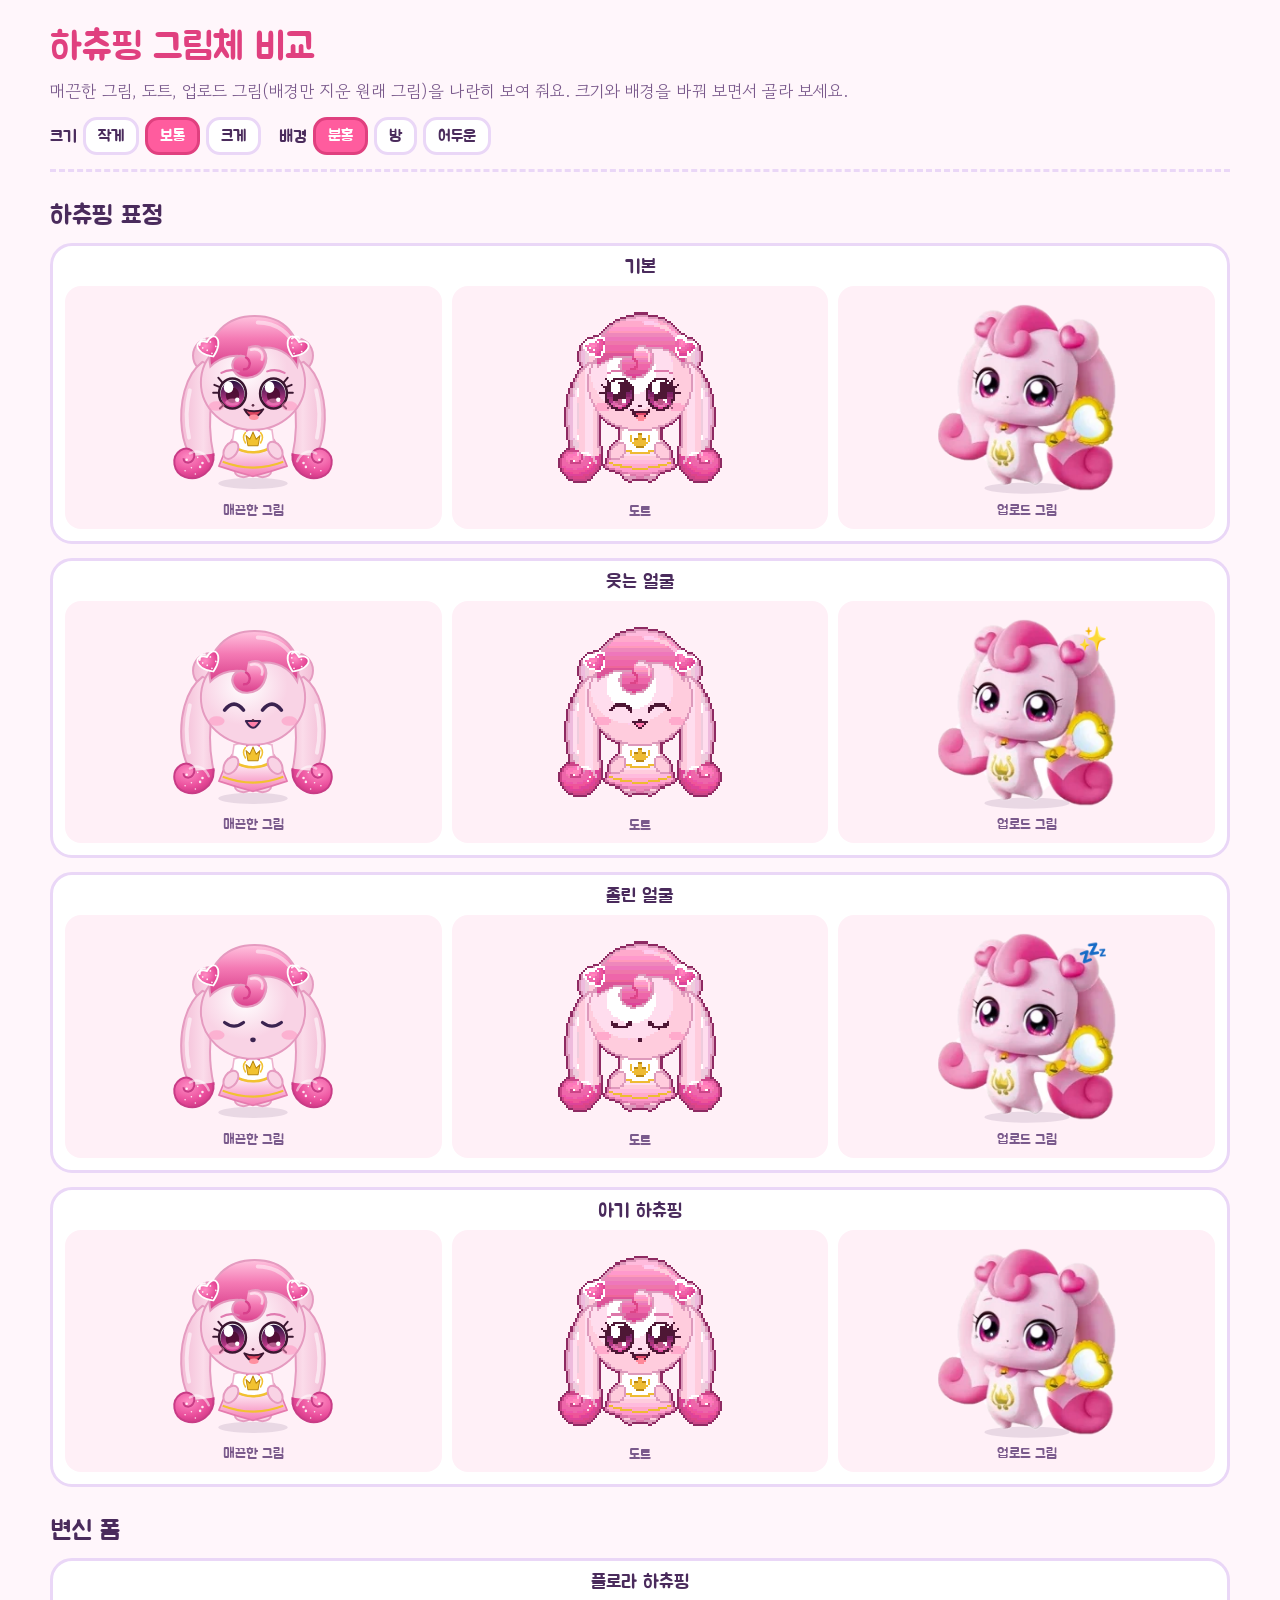
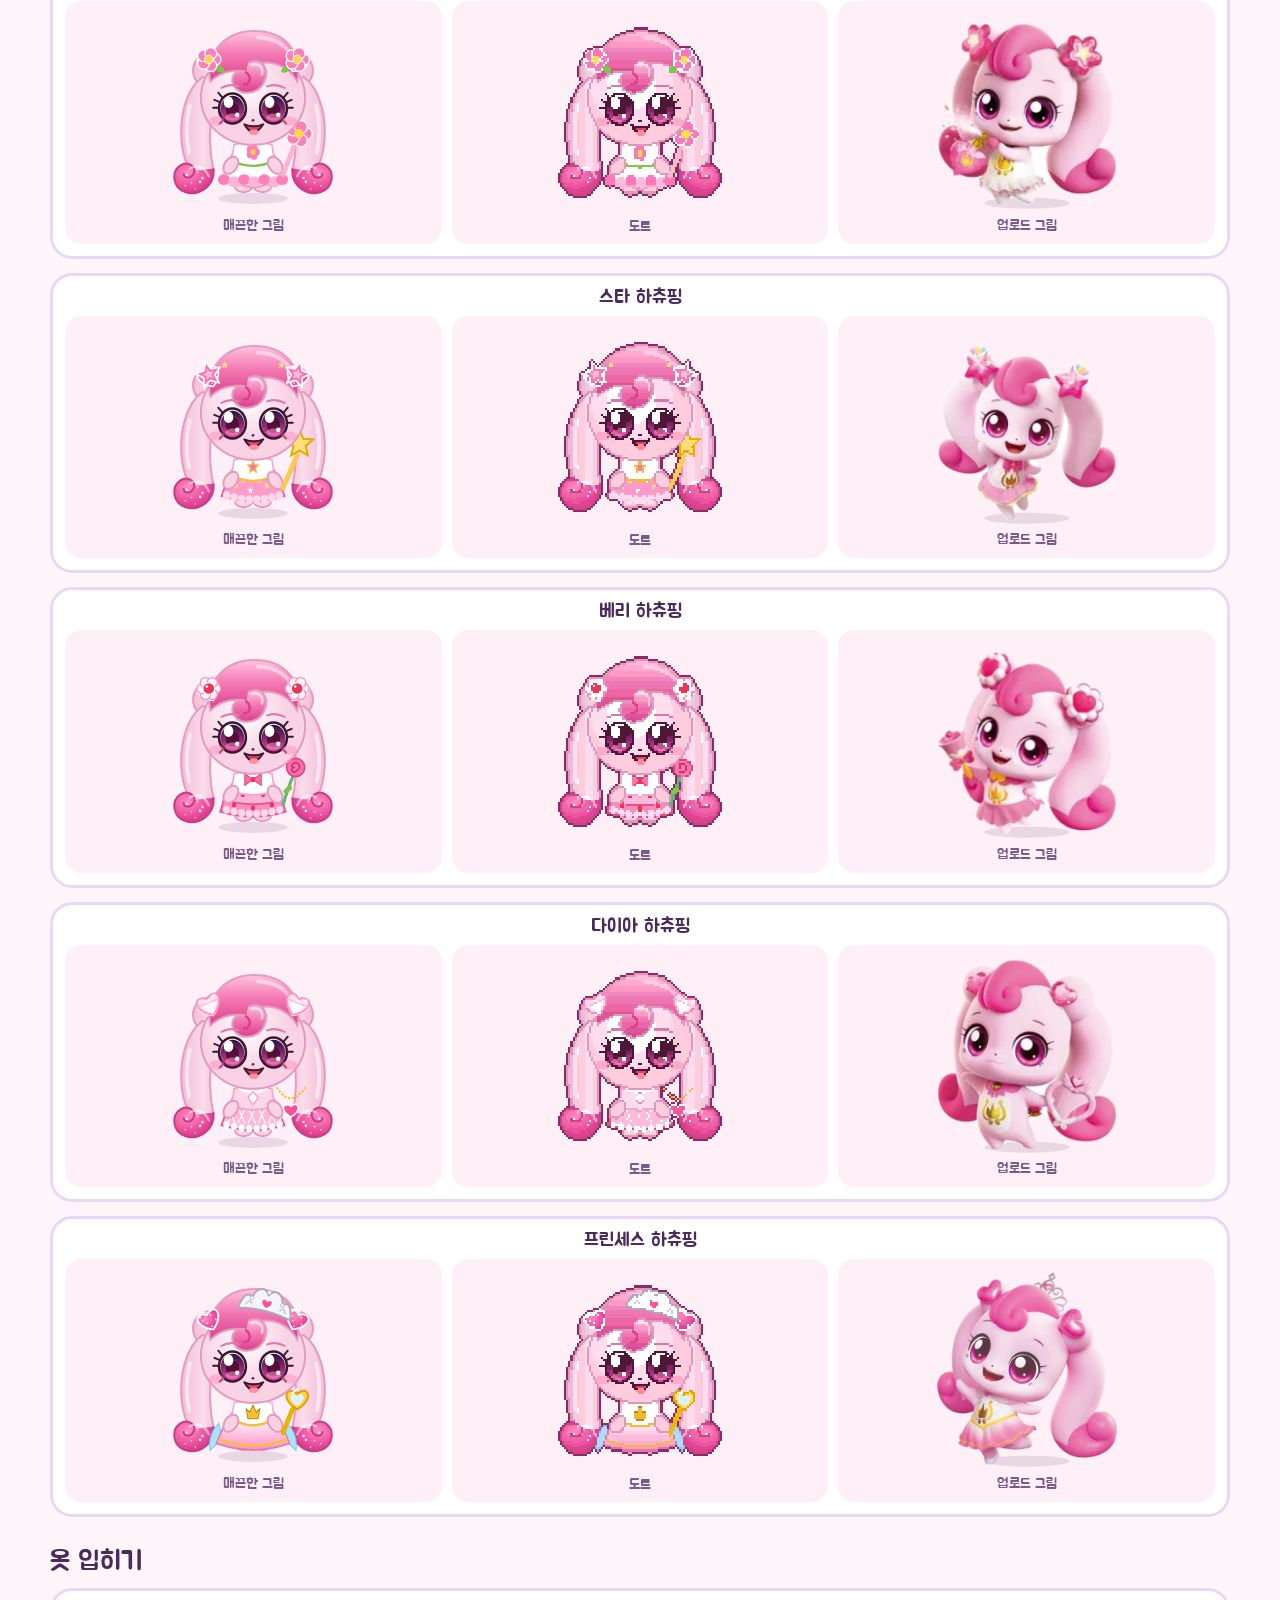
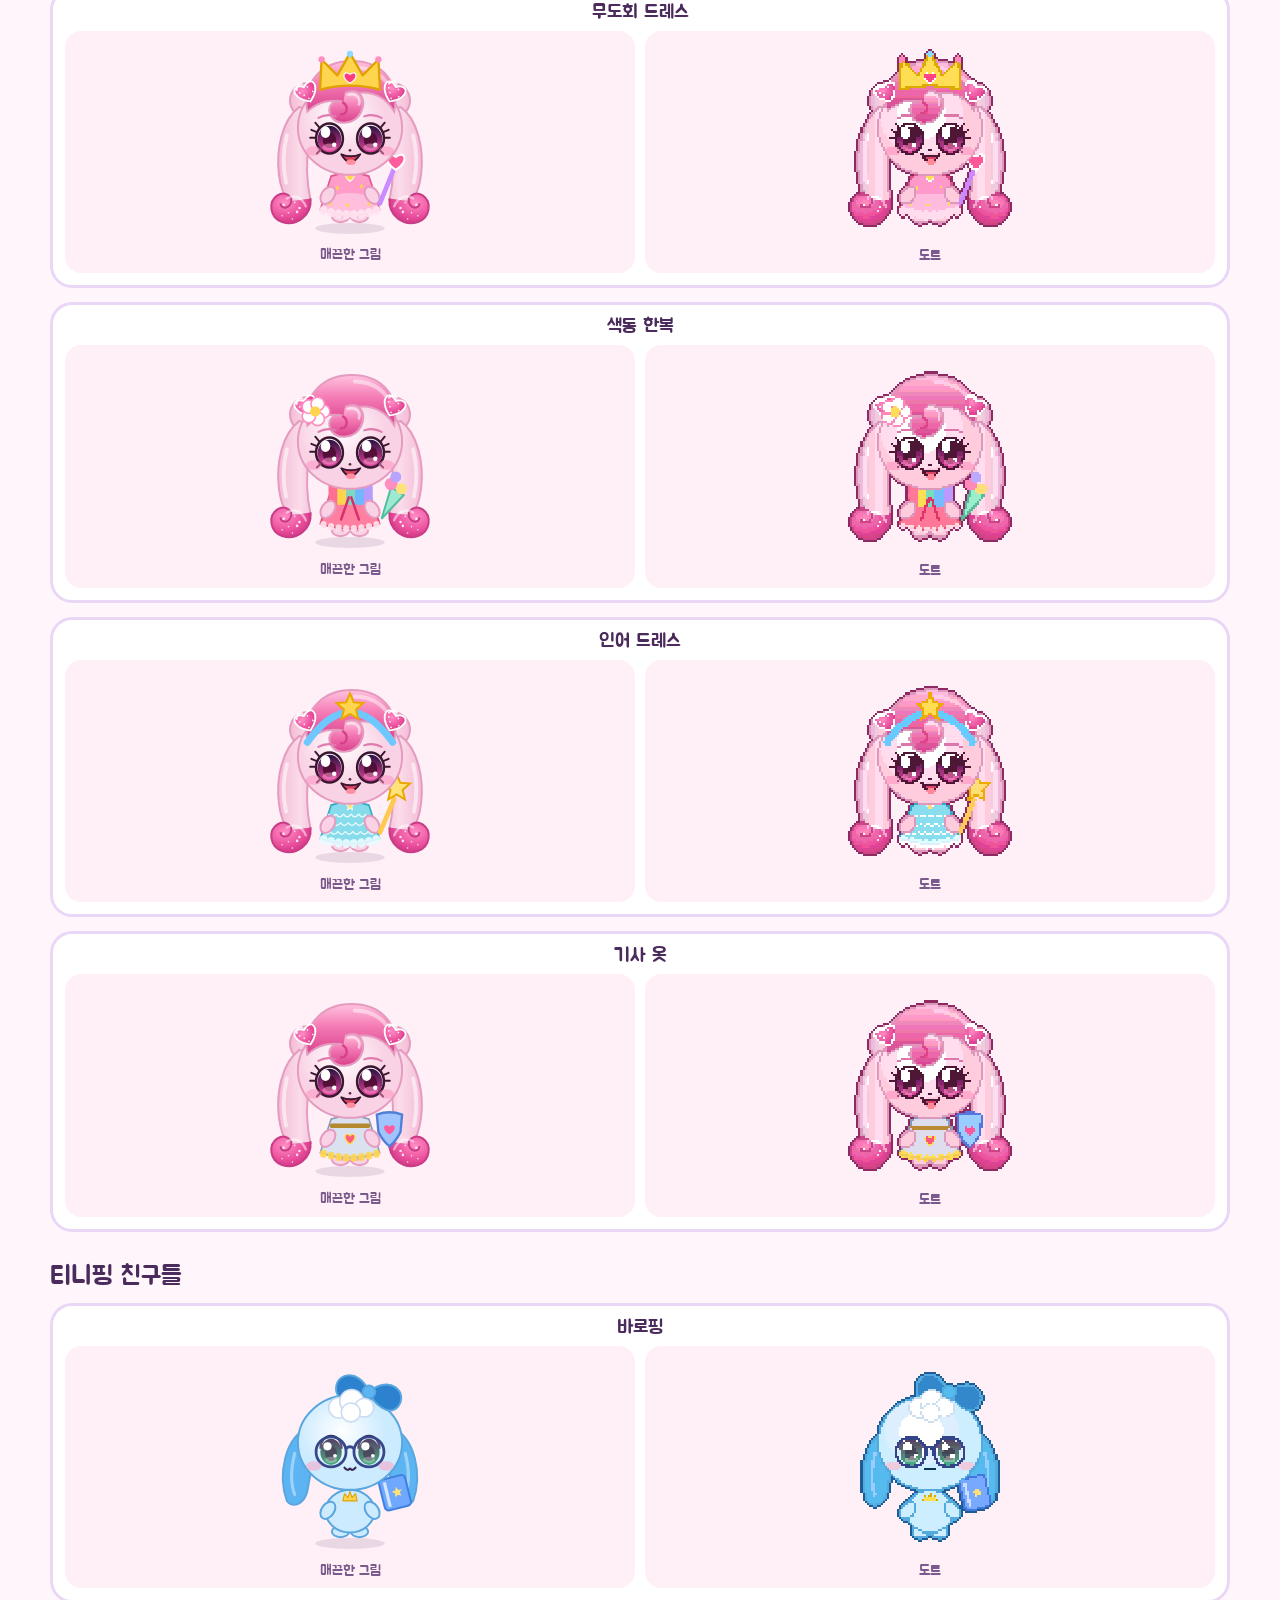
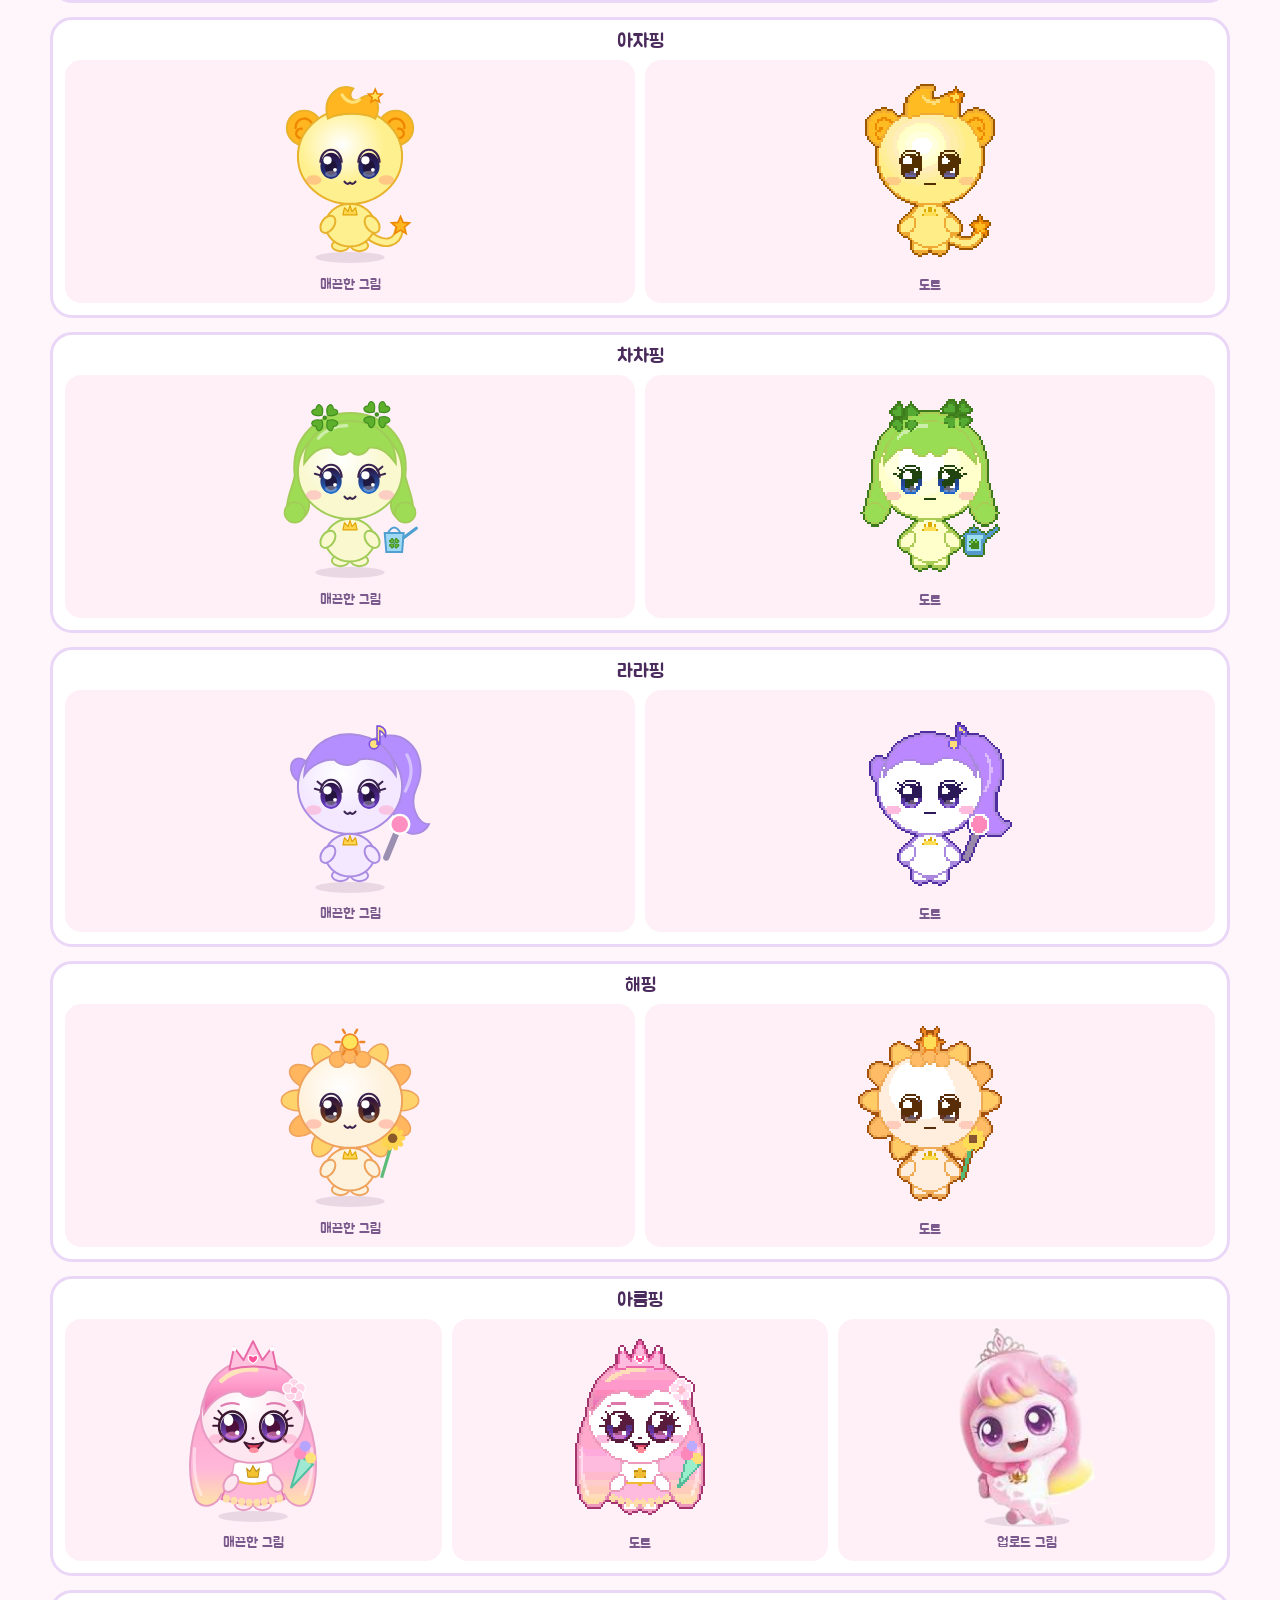
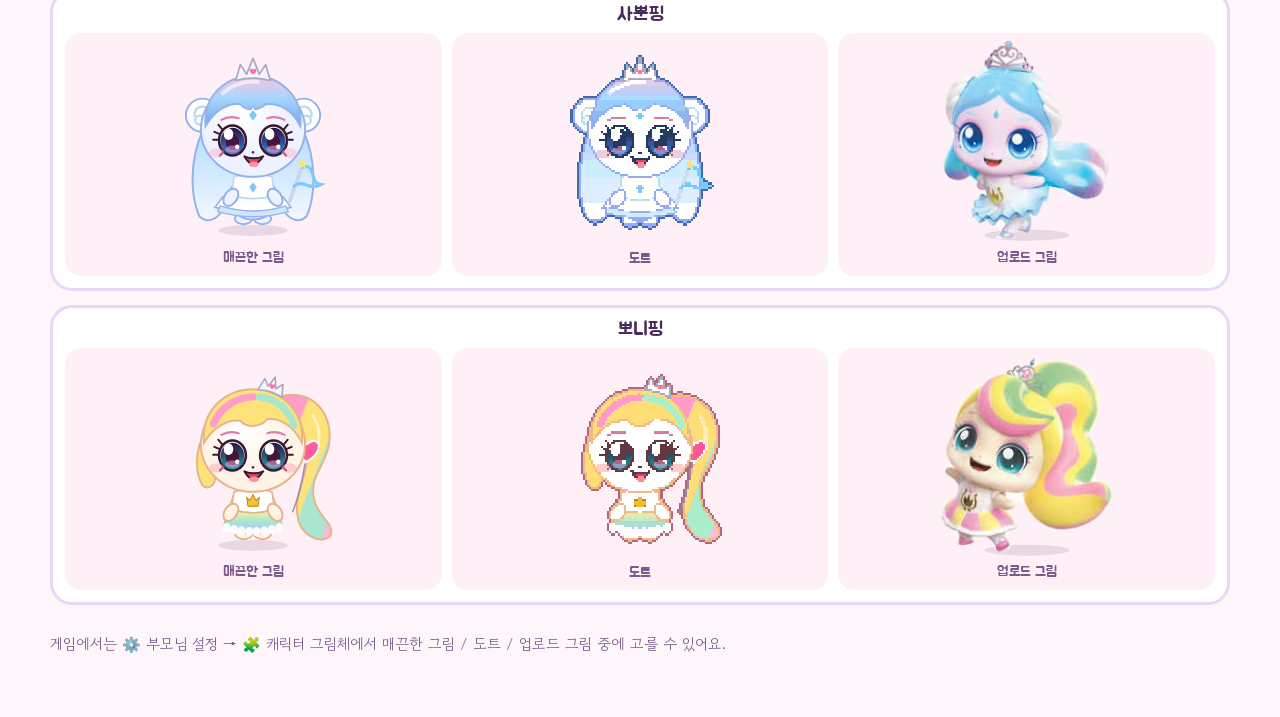
<file: hachuping-princess-maker/compare.html>
<!doctype html>
<html lang="ko">
<head>
<meta charset="utf-8">
<meta name="viewport" content="width=device-width,initial-scale=1">
<title>하츄핑 그림체 비교</title>
<link rel="preconnect" href="https://fonts.googleapis.com">
<link rel="preconnect" href="https://fonts.gstatic.com" crossorigin>
<link rel="stylesheet" href="https://fonts.googleapis.com/css2?family=Jua&family=Gowun+Dodum&family=Noto+Color+Emoji&display=swap">
<style>
:root{
  color-scheme:light;
  --ink:#4A2B5C; --soft:#7A5A8C; --pink:#FF5C9E; --pink-deep:#E0407F; --line:#EAD7F7; --card:#FFFFFF; --bg:#FFF6FB;
  --display:'Jua','Gowun Dodum','Malgun Gothic',sans-serif; --body:'Gowun Dodum','Malgun Gothic',sans-serif;
  --cell:180px;
}
*{box-sizing:border-box}
body{margin:0;background:var(--bg);color:var(--ink);font-family:var(--body);font-size:17px;padding-inline:16px}
main{max-width:1180px;margin:0 auto;padding-block:24px 48px}
h1{font-family:var(--display);font-weight:400;font-size:38px;margin:0;color:var(--pink-deep)}
.lead{margin:6px 0 0;color:var(--soft)}
.bar{position:sticky;top:0;z-index:5;background:var(--bg);display:flex;flex-wrap:wrap;gap:10px 18px;align-items:center;padding:14px 0;border-bottom:3px dashed var(--line);margin-bottom:8px}
.grp{display:flex;align-items:center;gap:6px;font-family:var(--display)}
.grp button{font-family:var(--display);font-size:16px;background:#fff;border:3px solid var(--line);border-radius:14px;padding:6px 12px;color:var(--ink);cursor:pointer}
.grp button.on{background:var(--pink);border-color:var(--pink-deep);color:#fff}
.grp button:focus-visible{outline:3px solid #FFD66B;outline-offset:2px}
h2{font-family:var(--display);font-weight:400;font-size:26px;margin:28px 0 10px}
.rows{display:grid;grid-template-columns:repeat(auto-fill,minmax(calc(var(--cell)*3 + 70px),1fr));gap:14px}
.pair{background:var(--card);border:3px solid var(--line);border-radius:22px;padding:10px 12px 12px}
.pair b{display:block;font-family:var(--display);font-weight:400;font-size:19px;text-align:center;margin-bottom:6px}
.two{display:grid;grid-template-columns:repeat(auto-fit,minmax(0,1fr));gap:10px}
.side{border-radius:16px;padding:8px;display:flex;flex-direction:column;align-items:center;gap:4px;background:var(--stage,#FFF0F7)}
.side small{font-family:var(--display);font-size:14px;color:var(--soft)}
.side .pic{width:var(--cell);max-width:100%}
.ping{display:block;width:100%;height:auto;overflow:visible}
img.ping{image-rendering:pixelated}
body.room .side{--stage:linear-gradient(#FFE6F0 0 72%,#F3D2BE 72%)}
body.dark .side{--stage:#3D2C5E}
body.dark .side small{color:#E6D8F5}
.foot{margin-top:28px;color:var(--soft);font-size:15px}
@media (max-width:520px){h1{font-size:30px}}
</style>
</head>
<body>
<main>
  <h1>하츄핑 그림체 비교</h1>
  <p class="lead">매끈한 그림, 도트, 업로드 그림(배경만 지운 원래 그림)을 나란히 보여 줘요. 크기와 배경을 바꿔 보면서 골라 보세요.</p>
  <div class="bar">
    <div class="grp">크기 <button data-size="110">작게</button><button data-size="180" class="on">보통</button><button data-size="280">크게</button></div>
    <div class="grp">배경 <button data-bg="" class="on">분홍</button><button data-bg="room">방</button><button data-bg="dark">어두운</button></div>
  </div>
  <div id="out"><p class="lead">그림을 만드는 중이에요…</p></div>
  <p class="foot">게임에서는 ⚙️ 부모님 설정 → 🧩 캐릭터 그림체에서 매끈한 그림 / 도트 / 업로드 그림 중에 고를 수 있어요.</p>
</main>
<script>window.HPM_IMAGES={};</script>
<script src="assets/characters/manifest.js"></script>
<script src="js/data.js"></script>
<script src="js/core.js"></script>
<script src="js/art.js"></script>
<script>
(async()=>{
  const H={stage:2};
  const groups=[
    ['하츄핑 표정',[
      ['기본',{...H,outfit:{dress:'d_hachu'}}],
      ['웃는 얼굴',{...H,outfit:{dress:'d_hachu'},face:'happy'}],
      ['졸린 얼굴',{...H,outfit:{dress:'d_hachu'},face:'sleepy'}],
      ['아기 하츄핑',{stage:0,outfit:{dress:'d_hachu'}}],
    ]],
    ['변신 폼',FORMS.map(F=>[F.n,{...H,outfit:F.parts}])],
    ['옷 입히기',[
      ['무도회 드레스',{...H,outfit:{head:'crown',dress:'d_ball',hand:'wand'}}],
      ['색동 한복',{...H,outfit:{head:'flower',dress:'d_hanbok',hand:'bouquet'}}],
      ['인어 드레스',{...H,outfit:{head:'starband',dress:'d_mermaid',hand:'starwand'}}],
      ['기사 옷',{...H,outfit:{head:null,dress:'d_knight',hand:'shield'}}],
    ]],
    ['티니핑 친구들',FRIENDS.map(f=>[f.n,{who:f.id,stage:1,prop:true}])],
  ];
  const all=groups.flatMap(g=>g[1].map(x=>x[1]));
  await pxWarm(all);
  const asPixel=o=>{const s=CFG.charStyle;CFG.charStyle='pixel';const h=ping(o);CFG.charStyle=s;return h};
  const cell=(name,o)=>`<div class="pair"><b>${name}</b><div class="two">
    <div class="side"><div class="pic">${vecPing(o)}</div><small>매끈한 그림</small></div>
    <div class="side"><div class="pic">${asPixel(o)}</div><small>도트</small></div>
    ${upKey(o)?`<div class="side"><div class="pic">${upPing(upKey(o),o)}</div><small>업로드 그림</small></div>`:''}</div></div>`;
  document.getElementById('out').innerHTML=groups.map(([t,list])=>`<h2>${t}</h2><div class="rows">${list.map(([n,o])=>cell(n,o)).join('')}</div>`).join('');
  document.querySelectorAll('[data-size]').forEach(b=>b.onclick=()=>{document.documentElement.style.setProperty('--cell',b.dataset.size+'px');document.querySelectorAll('[data-size]').forEach(z=>z.classList.toggle('on',z===b))});
  document.querySelectorAll('[data-bg]').forEach(b=>b.onclick=()=>{document.body.className=b.dataset.bg;document.querySelectorAll('[data-bg]').forEach(z=>z.classList.toggle('on',z===b))});
})();
</script>
</body>
</html>
</file>
<file: giftos-html/css/responsive.css>
@media (max-width: 1120px) {
    .saving_section .detail-box {
        padding: 0;
    }
}

@media (max-width: 992px) {
    .user_option {
        justify-content: center;
        margin-left: 0;
        margin-top: 10px;

    }

    .custom_nav-container {
        flex-direction: row;
    }

    .custom_nav-container .navbar-nav {
        align-items: center;
    }

    #navbarSupportedContent .navbar-nav .nav-link {
        margin: 5px 0;
    }

    .slider_section .detail-box {
        padding-left: 0;
    }

    .slider_section .detail-box h1 {
        font-size: 3rem;
    }

    .slider_section .img-box {
        padding: 0;
    }

    .saving_section .row {
        flex-direction: column-reverse;
    }

    .saving_section .detail-box {

        margin-bottom: 30px;
    }

    .client_section .box {
        margin: 15px 25px;
    }

    .client_section .carousel_btn-box {
        display: flex;
        justify-content: center;
        margin-top: 45px;
    }

    .client_section .carousel-control-prev,
    .client_section .carousel-control-next {
        position: unset;
        margin: 0 2.5px;
        width: 45px;
        height: 45px;
    }
}

@media (max-width: 768px) {
    .hero_area {
        padding: 0 25px;
    }

    .slider_section .img-box {
        margin-bottom: 45px;
    }

    .saving_section,
    .gift_section {
        padding-left: 25px;
        padding-right: 25px;
    }

    .gift_section .box {
        padding: 45px 0;
    }

    .gift_section .img-box {
        padding: 0 15px;
        margin-bottom: 45px;
    }

    .info_section .row>div {
        text-align: center;
        display: flex;
        flex-direction: column;
        align-items: center;

    }

    .info_section {
        margin: 0 25px 25px;
    }


}

@media (max-width: 576px) {
    .contact_section {
        padding-left: 25px;
        padding-right: 25px;
    }
}

@media (max-width: 480px) {

    .saving_section .detail-box,
    .gift_section .detail-box {
        padding: 0 5px;
    }
}

@media (max-width: 420px) {}

@media (max-width: 376px) {}

@media (min-width: 1200px) {
    .container {
        max-width: 1170px;
    }
}
</file>
<file: hachuping-princess-maker/css/game.css>
/* =========================================================
   하츄핑 프린세스 메이커 · 1280×720 게임 화면
   ========================================================= */
:root{
  color-scheme:light;
  --ink:#4A2B5C; --ink-soft:#7A5A8C;
  --pink:#FF5C9E; --pink-deep:#E0407F; --pink-soft:#FFE0EE;
  --lav:#F4EAFF; --lav-deep:#D5B8EC; --line:#EAD7F7;
  --gold:#D49B00; --butter:#FFD66B; --mint:#7FD9C0; --cream:#FFFBF5;
  --display:'Jua','Gowun Dodum','Malgun Gothic','Apple SD Gothic Neo','Noto Color Emoji',sans-serif;
  --body:'Gowun Dodum','Malgun Gothic','Apple SD Gothic Neo','Noto Color Emoji',sans-serif;
}
*{box-sizing:border-box}
[hidden]{display:none!important}
html,body{height:100%;margin:0;overflow:hidden}
body{
  background:#3B2350;
  background-image:radial-gradient(#5A3A7C 2px,transparent 2.6px);background-size:30px 30px;
  color:var(--ink);font-family:var(--body);font-size:18px;
  -webkit-user-select:none;user-select:none;
}
button{font:inherit;color:inherit;cursor:pointer}
button:disabled{cursor:default}
button:focus-visible{outline:4px solid var(--butter);outline-offset:3px}

#game{position:absolute;left:50%;top:50%;width:1280px;height:720px;transform-origin:center;overflow:hidden;background:var(--lav);box-shadow:0 20px 80px #0008}
#screen{position:absolute;inset:0}
#fx{position:absolute;inset:0;pointer-events:none;z-index:95;overflow:hidden}
#fade{position:absolute;inset:0;background:#FFF4FA;opacity:0;pointer-events:none;z-index:99;transition:opacity .22s}
#fade.on{opacity:1}

/* ---------- 버튼 ---------- */
.btn{
  font-family:var(--display);font-size:22px;background:#fff;
  border:3px solid var(--lav-deep);border-bottom-width:7px;border-radius:22px;padding:11px 24px;
  transition:transform .12s ease,border-bottom-width .12s ease,filter .12s;
  display:inline-flex;align-items:center;justify-content:center;gap:8px;white-space:nowrap;
}
.btn:hover{transform:translateY(-2px);filter:brightness(1.03)}
.btn:active{transform:translateY(3px);border-bottom-width:4px}
.btn:disabled{opacity:.42;transform:none;filter:none}
.btn.pink{background:var(--pink);border-color:var(--pink-deep);color:#fff;text-shadow:0 2px 0 #0002}
.btn.big{font-size:26px;padding:13px 30px}
.btn.sm{font-size:17px;padding:6px 13px;border-radius:15px;border-bottom-width:5px}
.icon{
  width:54px;height:54px;border-radius:18px;font-size:25px;flex:none;
  background:#fff;border:3px solid var(--lav-deep);border-bottom-width:6px;display:grid;place-items:center;padding:0;
}
.icon:active{transform:translateY(2px);border-bottom-width:4px}
.shake{animation:shake .35s}
@keyframes shake{25%{transform:translateX(-7px)}75%{transform:translateX(7px)}}
.pulse{animation:pulse 1.4s ease-in-out infinite}
@keyframes pulse{50%{box-shadow:0 0 0 10px #FF5C9E33}}

/* ---------- 하츄핑 ---------- */
.ping{display:block;width:100%;height:auto;overflow:visible}
.ping .eyes{transform-box:fill-box;transform-origin:center;animation:blink 4.6s infinite}
@keyframes blink{0%,93%,100%{transform:scaleY(1)}95%{transform:scaleY(.12)}}
.ping .wings{transform-box:fill-box;transform-origin:center bottom;animation:flap 1.8s ease-in-out infinite}
@keyframes flap{50%{transform:scaleY(.94) translateY(2px)}}
.bob .ping{animation:bob 2.4s ease-in-out infinite}
@keyframes bob{0%,100%{transform:translateY(0)}50%{transform:translateY(-7px)}}
.hop .ping{animation:hop .45s ease-out}
@keyframes hop{0%{transform:translateY(0) scale(1)}35%{transform:translateY(-26px) scale(1.05,.96)}70%{transform:translateY(0) scale(1.06,.92)}100%{transform:translateY(0) scale(1)}}
@keyframes pop2{from{transform:scale(.5);opacity:0}}
.pop-in{display:inline-block;animation:pop2 .3s}

/* ---------- 창(패널) ---------- */
#modal{position:absolute;inset:0;z-index:60;background:#4A2B5C66;display:grid;place-items:center;padding:20px;overflow:auto;backdrop-filter:blur(2px)}
.panel{
  background:var(--cream);border-radius:34px;width:780px;max-width:100%;max-height:680px;overflow:auto;padding:22px 26px;position:relative;
  box-shadow:0 0 0 5px #fff,0 0 0 9px var(--lav-deep),0 16px 0 9px #4A2B5C33;animation:sheet .3s ease-out;
  background-image:radial-gradient(#F6ECFD 1.6px,transparent 2px);background-size:22px 22px;
}
.panel.wide{width:1120px}
.panel.game{width:1020px}
.panel.intro{background:transparent;box-shadow:none;width:900px;padding:0}
@keyframes sheet{from{transform:translateY(24px) scale(.96);opacity:0}}
.panel h2{font-family:var(--display);font-weight:400;font-size:30px;margin:0;text-wrap:balance}
.big-title{font-size:34px!important;color:var(--ink)}
.center{text-align:center}
.row{display:flex;gap:12px;justify-content:center;flex-wrap:wrap;margin-top:14px}
.hint{text-align:center;color:var(--ink-soft);margin:8px 0 0;font-size:17px}
.note{margin-top:12px;background:#F3EEFF;border-radius:16px;padding:10px 16px;text-align:center;color:var(--ink-soft)}
.note.warn{background:#FFE9EF;color:#B03A5E}
.ghead{display:flex;align-items:center;gap:14px;margin-bottom:14px}
.gicon{width:64px;height:64px;border-radius:20px;display:grid;place-items:center;font-size:34px;flex:none;background:var(--pink);box-shadow:inset 0 -5px 0 #0002;border:3px solid #fff}
.gtitle{flex:1;min-width:0}
.gtitle p{margin:2px 0 0;font-size:19px;color:var(--ink-soft)}
.tabs{display:flex;gap:8px;margin-bottom:10px}
.tabs.small .tab{font-size:16px;padding:7px 4px}
.tab{flex:1;font-family:var(--display);font-size:19px;background:#fff;border:3px solid var(--line);border-radius:18px;padding:9px 6px;white-space:nowrap}
.tab.on{background:var(--pink);border-color:var(--pink-deep);color:#fff}
.scrollbox{max-height:330px;overflow:auto;padding:4px}
.ev-p{font-size:20px;color:var(--ink-soft);margin:8px 0 0}
.intro-txt{font-family:var(--display);font-size:28px;text-align:center;margin:14px 0 0;min-height:70px;text-wrap:balance}

/* 칩 */
.chips{display:flex;gap:10px;justify-content:center;flex-wrap:wrap;margin-top:12px}
.chip{display:flex;align-items:center;gap:6px;background:#fff;border:3px solid var(--c);border-radius:20px;padding:5px 14px;font-family:var(--display);font-size:20px;animation:pop2 .4s ease-out backwards}
.chip em{font-style:normal;color:var(--c);font-size:26px;font-variant-numeric:tabular-nums}
.mcs{display:flex;flex-wrap:wrap;gap:4px;justify-content:center}
.mc{font-size:14px;background:#F6F0FB;border-radius:99px;padding:1px 8px;white-space:nowrap;font-variant-numeric:tabular-nums}
.mc.up{background:#E4F7EC}.mc.down{background:#FFE9EF}.mc.coin{background:#FFF2C4}
.card2{margin:14px auto 0;max-width:460px;display:grid;grid-template-columns:96px 1fr;gap:14px;align-items:center;border-radius:24px;padding:12px;text-align:left}
.card2 .cp2{width:96px}
.card2 b{font-family:var(--display);font-weight:400;font-size:23px;display:block}
.card2 small{display:block;color:var(--ink-soft);font-size:16px}
.card2 .btn{margin-top:6px}
.gift{background:#FFF7D6;border:3px solid var(--butter)}
.meet{background:#E6F8EE;border:3px solid #9FDDBB}
.hearts{letter-spacing:1px;font-size:17px}

/* ---------- 타이틀 ---------- */
.title{position:absolute;inset:0;overflow:hidden}
.t-castle{position:absolute;left:520px;top:150px;width:300px;opacity:.55;filter:saturate(.8)}
.tdeco{position:absolute;font-size:44px;pointer-events:none}
.tdeco.cloud{font-size:80px;opacity:.9;animation:drift 18s ease-in-out infinite alternate}
@keyframes drift{to{transform:translateX(60px)}}
.t-spark i{position:absolute;color:#fff;font-style:normal;font-size:22px;animation:twinkle 2.6s ease-in-out infinite;text-shadow:0 0 8px #FFC2DA}
@keyframes twinkle{50%{opacity:.15;transform:scale(.6)}}
.t-left{position:absolute;left:80px;top:80px;width:600px}
.logo{font-family:var(--display);line-height:1;color:var(--pink);text-shadow:0 5px 0 #fff,5px 0 0 #fff,-5px 0 0 #fff,0 -5px 0 #fff,4px 4px 0 #fff,-4px 4px 0 #fff,0 10px 0 var(--lav-deep)}
.logo .l1{display:block;font-size:118px}
.logo .l2{display:block;font-size:56px;color:#9B6BD6;margin-top:6px}
.t-sub{font-size:21px;color:var(--ink);background:#FFFFFFCC;display:inline-block;padding:8px 16px;border-radius:16px;margin:26px 0 0}
.t-menu{display:flex;gap:14px;margin-top:26px}
.t-menu .btn.big{font-size:30px;padding:16px 36px}
.t-small{display:flex;gap:8px;margin-top:18px;flex-wrap:wrap}
.t-right{position:absolute;right:70px;bottom:30px;width:440px}
.t-cloud{position:absolute;left:-30px;right:-30px;bottom:-10px;height:110px;background:radial-gradient(ellipse at 50% 60%,#fff 55%,#FFFFFF00 70%)}
.t-ping{position:relative;background:none;border:0;padding:0;width:100%}
.t-ver{position:absolute;right:14px;bottom:8px;font-size:13px;color:var(--ink-soft);opacity:.7}

/* 저장 슬롯 */
.slots3{display:grid;grid-template-columns:repeat(3,1fr);gap:16px}
.slotcard{background:#fff;border:3px solid var(--line);border-radius:26px;padding:16px;display:flex;flex-direction:column;align-items:center;gap:8px;text-align:center;box-shadow:0 6px 0 var(--line)}
.slotcard b{font-family:var(--display);font-weight:400;font-size:24px}
.slotcard small{color:var(--ink-soft);font-size:16px;line-height:1.5}
.sc-ping{width:140px}
.sc-ping.dim{opacity:.35;filter:grayscale(.6)}

/* ---------- 상단 바 ---------- */
.hud{position:absolute;left:16px;right:16px;top:10px;height:66px;display:flex;align-items:center;gap:10px;z-index:20}
.mbadge{width:66px;height:66px;border-radius:50%;background:#fff;border:4px solid var(--pink);display:flex;align-items:baseline;justify-content:center;padding-top:10px;position:relative;font-family:var(--display);flex:none;box-shadow:0 5px 0 #4A2B5C22}
.mbadge b{font-size:30px;font-weight:400;line-height:1}
.mbadge span{font-size:16px}
.mbadge i{position:absolute;right:-10px;bottom:-6px;font-style:normal;font-size:24px}
.mbadge.s1{border-color:#4EC3E0}.mbadge.s2{border-color:#FF9A3C}.mbadge.s3{border-color:#8FB8FF}
.path{flex:1;display:flex;align-items:center;gap:5px;background:#FFFFFFE6;border:3px solid #fff;border-radius:999px;padding:9px 14px;min-width:0;box-shadow:0 5px 0 #4A2B5C1A}
.pd{flex:1;height:26px;border-radius:999px;background:var(--pink-soft);display:grid;place-items:center;font-size:14px;min-width:0;overflow:hidden}
.pd.done{background:#FFB3D2}
.pd.now{background:var(--pink);font-size:17px;transform:scale(1.18);box-shadow:0 0 0 3px #fff,0 0 0 6px #FFB3D2}
.coins{font-family:var(--display);font-size:24px;background:#FFF7D6;border:3px solid var(--butter);border-radius:18px;padding:8px 16px;white-space:nowrap;font-variant-numeric:tabular-nums;box-shadow:0 5px 0 #4A2B5C1A}
.wallet{text-align:center;margin-bottom:10px}

/* ---------- 방 ---------- */
.home{position:absolute;inset:0}
.room{position:absolute;inset:0;overflow:hidden;
  --wall:#FFE6F0;--wall2:#FFD3E4;--wains:#FFC2DA;--floor:#F3D2BE;--floor2:#E8C0A8;--win:linear-gradient(#BFE8FF,#E8F7FF)}
.room.r1{--wall:#E3F7F0;--wall2:#CBEEDF;--wains:#A8E2CC;--floor:#EBD7BE;--floor2:#DCC4A6;--win:linear-gradient(#7FD0FF,#C8EEFF)}
.room.r2{--wall:#FFF1DC;--wall2:#FFE1BA;--wains:#F6C892;--floor:#E5C3A0;--floor2:#D4AE88;--win:linear-gradient(#FFC48A,#FFE8C8)}
.room.r3{--wall:#E9EEFF;--wall2:#D6DEFF;--wains:#B9C7F2;--floor:#DCCCE8;--floor2:#CDB9DD;--win:linear-gradient(#9FB3E8,#E3EBFF)}
.room .wall{position:absolute;left:0;right:0;top:0;height:470px;background-color:var(--wall);
  background-image:radial-gradient(var(--wall2) 6px,transparent 6.5px),radial-gradient(var(--wall2) 3px,transparent 3.5px);background-size:64px 64px,64px 64px;background-position:0 0,32px 32px}
.room .wains{position:absolute;left:0;right:0;top:436px;height:34px;background:var(--wains);border-top:6px solid #fff;border-bottom:4px solid #fff8}
.room .floor{position:absolute;left:0;right:0;top:470px;bottom:0;background:repeating-linear-gradient(90deg,var(--floor) 0 156px,var(--floor2) 156px 160px)}
.room .floor::after{content:"";position:absolute;inset:0;background:linear-gradient(#0000001A,#0000 40%)}
.room .window{position:absolute;left:300px;top:108px;width:180px;height:220px;border:12px solid #fff;border-radius:90px 90px 14px 14px;box-shadow:0 6px 0 #0001}
.win-view{position:absolute;inset:0;border-radius:78px 78px 4px 4px;overflow:hidden;background:var(--win)}
.win-view::before,.win-view::after{content:"";position:absolute;background:#fff;z-index:2}
.win-view::before{left:50%;top:0;bottom:0;width:8px;transform:translateX(-50%)}
.win-view::after{top:50%;left:0;right:0;height:8px}
.wv{position:absolute;left:22px;bottom:12px;font-size:46px}
.wfall{position:absolute;top:-20px;font-size:18px;animation:wfall 6s linear infinite}
@keyframes wfall{to{transform:translateY(230px) rotate(240deg)}}
.curtain-l,.curtain-r{position:absolute;top:-26px;width:52px;height:270px;background:linear-gradient(90deg,#FF9CC7,#FFC6DD 60%,#FF9CC7);border-radius:20px 20px 40px 40px;box-shadow:inset 0 -6px 0 #0001}
.curtain-l{left:-52px}.curtain-r{right:-52px}
.r1 .curtain-l,.r1 .curtain-r{background:linear-gradient(90deg,#7FD9C0,#BFF0E0 60%,#7FD9C0)}
.r2 .curtain-l,.r2 .curtain-r{background:linear-gradient(90deg,#FFB36B,#FFD9A8 60%,#FFB36B)}
.r3 .curtain-l,.r3 .curtain-r{background:linear-gradient(90deg,#9DB7E8,#D6E2FF 60%,#9DB7E8)}
.sill{position:absolute;left:-26px;right:-26px;bottom:-30px;height:18px;background:#fff;border-radius:8px;box-shadow:0 5px 0 #0001}
.door{position:absolute;left:1066px;top:298px;width:130px;height:172px;border-radius:64px 64px 8px 8px;background:linear-gradient(#FFD1A8,#F2B888);border:6px solid #fff;box-shadow:0 6px 0 #0002;display:flex;flex-direction:column;align-items:center;justify-content:center;gap:2px;font-family:var(--display);color:#8A5530}
.door span{font-size:40px}.door b{font-weight:400;font-size:20px}
.door:hover{filter:brightness(1.05);transform:translateY(-2px)}
.fu{position:absolute;pointer-events:none}
.fu svg{display:block;width:100%;height:auto;overflow:visible}
.f-lamp svg circle:first-child{animation:glow 3s ease-in-out infinite}
@keyframes glow{50%{opacity:.15}}

.hero{position:absolute;left:640px;bottom:118px;width:214px;transform:translateX(-50%);background:none;border:0;padding:0;z-index:5;transition:width .6s}
.hero.g1{width:236px}.hero.g2{width:258px}
.bubble{position:absolute;left:640px;top:222px;transform:translateX(-50%);max-width:470px;background:#fff;border-radius:24px;padding:12px 22px;font-family:var(--display);font-size:23px;text-align:center;box-shadow:0 6px 0 #4A2B5C22;animation:bpop .3s ease-out;z-index:8;text-wrap:balance}
.bubble::after{content:"";position:absolute;left:50%;bottom:-14px;margin-left:-12px;border:12px solid transparent;border-top-color:#fff;border-bottom:0}
.bubble:empty{display:none}
@keyframes bpop{from{transform:translateX(-50%) scale(.6);opacity:0}}

.glass{background:#FFFFFFE8;border:3px solid #fff;border-radius:26px;box-shadow:0 8px 0 #4A2B5C1F;backdrop-filter:blur(4px)}
.statcard{position:absolute;left:16px;top:92px;width:252px;padding:12px 14px;display:flex;flex-direction:column;gap:7px;z-index:10}
.grow{font-family:var(--display);font-size:17px;text-align:center;background:var(--pink-soft);border-radius:14px;padding:5px;color:var(--pink-deep)}
.tag{font-family:var(--display);font-size:16px;text-align:center;color:var(--ink-soft)}
.srow{display:grid;grid-template-columns:34px 1fr 32px;align-items:center;gap:8px}
.si{width:34px;height:34px;border-radius:11px;display:grid;place-items:center;font-size:18px}
.sn{font-family:var(--display);font-size:15px;line-height:1.2}
.bar{height:11px;border-radius:99px;background:#F1E6F8;overflow:hidden}
.bar i{display:block;height:100%;border-radius:99px;transition:width .8s cubic-bezier(.3,1.4,.5,1)}
.sv{font-family:var(--display);font-weight:400;font-size:18px;text-align:right;font-variant-numeric:tabular-nums}
.sep{height:2px;background:var(--line);border-radius:2px}
.mini-info{display:flex;justify-content:space-around;font-family:var(--display);font-size:16px;color:var(--ink-soft)}
.notecard{position:absolute;right:16px;top:92px;width:236px;padding:12px 16px;z-index:10;background-image:repeating-linear-gradient(#0000 0 31px,#F0E3F8 31px 33px)}
.notecard h3{font-family:var(--display);font-weight:400;font-size:20px;margin:0 0 6px;color:var(--pink-deep)}
.notecard p{margin:0;font-size:16px;line-height:33px;white-space:nowrap}
.notecard b{font-family:var(--display);font-weight:400}
.notecard .hot{color:var(--pink-deep);animation:pulse2 1.4s infinite}
@keyframes pulse2{50%{opacity:.55}}

.dock{position:absolute;left:16px;right:16px;bottom:10px;height:98px;display:grid;grid-template-columns:1.9fr repeat(7,1fr);gap:10px;z-index:20}
.cmd{background:#fff;border:3px solid var(--ac,var(--lav-deep));border-bottom-width:8px;border-radius:24px;padding:6px 4px;display:flex;flex-direction:column;align-items:center;justify-content:center;gap:0;position:relative;transition:transform .12s ease}
.cmd:hover{transform:translateY(-4px)}
.cmd:active{transform:translateY(3px);border-bottom-width:5px}
.cmd .ai{font-size:38px;line-height:1.1}
.cmd .an{font-family:var(--display);font-size:18px}
.cmd.main{background:var(--pink);border-color:var(--pink-deep);color:#fff;flex-direction:row;gap:12px}
.cmd.main .ai{font-size:50px}
.cmd.main .an{font-size:30px;text-shadow:0 2px 0 #0002}
.badge{position:absolute;top:-10px;right:-6px;background:var(--pink);color:#fff;font-family:var(--display);font-size:15px;min-width:28px;height:28px;border-radius:99px;display:grid;place-items:center;padding:0 6px;border:3px solid #fff}

/* ---------- 일정 ---------- */
.slots{display:grid;grid-template-columns:repeat(3,1fr);gap:12px}
.slot{border:3px dashed var(--lav-deep);background:#FBF7FE;border-radius:22px;padding:8px;display:flex;flex-direction:column;align-items:center;justify-content:center;gap:2px;min-height:104px;position:relative}
.slot.full{border-style:solid;border-color:var(--pink);background:var(--pink-soft)}
.slot .no{position:absolute;top:6px;left:12px;font-family:var(--display);color:var(--ink-soft);font-size:16px}
.slot .x{position:absolute;top:6px;right:10px;font-size:15px}
.slot .bigi{font-size:40px;line-height:1.1}
.slot .q{font-size:34px;color:var(--lav-deep);font-family:var(--display)}
.slot .sl{font-family:var(--display);font-size:18px}
.budget{display:flex;gap:10px;justify-content:center;margin:10px 0}
.budget span{background:#F6F0FB;border-radius:14px;padding:5px 14px;font-family:var(--display);font-size:19px;font-variant-numeric:tabular-nums}
.budget .bad{background:#FFE3EA;color:#B03A5E}
.acards{display:grid;grid-template-columns:repeat(6,1fr);gap:10px}
.acard{background:#fff;border:3px solid var(--ac,var(--lav-deep));border-bottom-width:7px;border-radius:20px;padding:9px 6px;display:flex;flex-direction:column;align-items:center;gap:4px;position:relative;transition:transform .12s}
.acard:hover{transform:translateY(-2px)}
.acard:disabled{opacity:.42;transform:none}
.acard .ai{font-size:40px;line-height:1.1}
.acard .an{font-family:var(--display);font-size:19px}
.acard small{font-size:14px;color:var(--ink-soft)}
.acard .lk{font-size:14px;color:#A0526E;font-family:var(--display)}

/* 장면 */
.slot-pill{display:inline-block;background:var(--pink-soft);color:var(--pink-deep);font-family:var(--display);border-radius:99px;padding:3px 14px;font-size:17px}
.scene{position:relative;height:300px;border-radius:26px;overflow:hidden;margin-top:10px;border:4px solid #fff;box-shadow:0 6px 0 #4A2B5C1A}
.scene .dc{position:absolute;font-size:44px;opacity:.9}
.sc-hero{position:absolute;left:50%;bottom:6px;width:200px;transform:translateX(-50%)}
.sc-prop{position:absolute;left:calc(50% + 86px);bottom:110px;font-size:46px;animation:bob 1.6s ease-in-out infinite}
.ticker{display:grid;grid-template-columns:repeat(10,1fr);gap:6px;margin-top:10px}
.ticker span{height:44px;border-radius:12px;background:#F1E6F8;display:grid;place-items:center;font-size:24px}
.ticker span.on{background:#FFF4C2;animation:pop2 .3s}
.res-hero{width:140px;margin:0 auto}
.res-title{font-family:var(--display);font-size:44px;color:var(--pink);line-height:1.1;text-shadow:0 3px 0 #fff}
.res-stars{font-size:38px;letter-spacing:6px}

/* ---------- 대화창 ---------- */
#dialog{position:absolute;left:30px;right:30px;bottom:20px;z-index:80;cursor:pointer}
.dlg{position:relative;display:flex;align-items:flex-end;gap:0}
.dlg-por{width:170px;flex:none;margin-right:-24px;margin-bottom:6px;z-index:2;filter:drop-shadow(0 6px 0 #0002)}
.dlg-body{flex:1;background:#fff;border-radius:28px;padding:26px 30px 22px 46px;min-height:150px;position:relative;box-shadow:0 0 0 5px var(--pink-soft),0 10px 0 5px #4A2B5C33}
.dlg.narr .dlg-body{padding-left:30px;background:#FFFBF2}
.dlg-name{position:absolute;top:-20px;left:36px;background:var(--nc);color:#fff;font-family:var(--display);font-size:22px;padding:4px 18px;border-radius:14px;border:3px solid #fff}
.dlg-text{font-family:var(--display);font-size:29px;line-height:1.45;margin:0;min-height:84px}
.dlg-next{position:absolute;right:22px;bottom:12px;font-size:15px;color:var(--ink-soft);animation:pulse2 1.2s infinite}

/* ---------- 마을 ---------- */
.town{position:absolute;inset:0;overflow:hidden}
.town .road{position:absolute;inset:0;width:100%;height:100%}
.spot{position:absolute;background:none;border:0;padding:0;display:flex;flex-direction:column;align-items:center;transition:transform .15s;z-index:2}
.spot:hover{transform:translateY(-6px) scale(1.04)}
.spot .house-svg{width:100%;height:auto;display:block;filter:drop-shadow(0 6px 0 #4A2B5C22)}
.spot-l{margin-top:-6px;background:#fff;border-radius:99px;padding:4px 14px;font-family:var(--display);font-size:19px;box-shadow:0 4px 0 #4A2B5C22;white-space:nowrap}
.spot.lock .spot-l{color:#A890BC}
.park{display:flex;align-items:flex-end;justify-content:center;font-size:62px;line-height:1;height:150px}
.park .sw{font-size:54px}

/* ---------- 모험 ---------- */
.adv-path{position:relative;display:flex;justify-content:space-between;align-items:center;padding:6px 18px;margin-bottom:10px}
.adv-path::before{content:"";position:absolute;left:40px;right:40px;top:50%;border-top:6px dotted var(--lav-deep)}
.anode{position:relative;width:52px;height:52px;border-radius:50%;background:#fff;border:3px solid var(--lav-deep);display:grid;place-items:center;font-size:25px;z-index:1;transition:transform .2s}
.anode.done{background:var(--pink-soft);border-color:var(--pink)}
.anode.now{transform:scale(1.22);border-color:var(--pink);box-shadow:0 0 0 6px #FF5C9E33}
.adv-scene{height:280px}
.adv-ev{position:absolute;right:13%;bottom:12%;font-size:96px;line-height:1;animation:pop2 .4s;filter:drop-shadow(0 6px 0 #0002)}
.adv-ev .ping{width:150px}
.adv-hero{position:absolute;left:12%;bottom:4px;width:170px;transition:left .5s ease}
.adv-txt{font-family:var(--display);font-size:26px;text-align:center;margin:12px 0 0;min-height:60px;text-wrap:balance}
.qbtn{font-size:46px;min-width:110px;height:92px;border-radius:24px;background:#fff;border:3px solid var(--lav-deep);border-bottom-width:7px;font-family:var(--display)}
.qbtn:active{transform:translateY(3px)}

/* ---------- 대회 ---------- */
.cstage{position:relative;height:290px;border-radius:26px;overflow:hidden;background:linear-gradient(#5A3A7C,#8D5DB4);margin-top:10px;border:4px solid #fff;transition:height .5s}
.cstage.small{height:170px}
.cstage.tiny{display:none}
.cstage .boards{position:absolute;left:0;right:0;bottom:0;height:24%;background:#C98A5A;border-top:6px solid #E2A878}
.lights{position:absolute;top:8px;left:0;right:0;display:flex;justify-content:space-around;z-index:1}
.lights i{width:16px;height:16px;border-radius:50%;background:#FFE27A;box-shadow:0 0 14px #FFE27A;animation:pulse2 1s infinite}
.lights i:nth-child(2n){animation-delay:.5s;background:#FF9CC7;box-shadow:0 0 14px #FF9CC7}
.curtain{position:absolute;top:0;bottom:0;width:52%;background:repeating-linear-gradient(90deg,#E8457E 0 22px,#D23068 22px 44px);z-index:3;transition:transform 1.4s ease-in-out}
.curtain.l{left:0}.curtain.r{right:0}
.cstage.open .curtain.l{transform:translateX(-92%)}
.cstage.open .curtain.r{transform:translateX(92%)}
.contestants{position:absolute;left:0;right:0;bottom:6%;display:flex;justify-content:center;align-items:flex-end;gap:3%;z-index:2}
.cstage.small .contestants{transform:scale(.62);transform-origin:bottom center}
.cp{width:150px;position:relative}
.cp.me{width:200px}
.cp.me::before{content:"";position:absolute;left:-40%;right:-40%;bottom:0;height:260%;background:radial-gradient(ellipse at 50% 100%,#FFF6C8BB,#FFF6C800 62%);opacity:0;transition:opacity .6s}
.cstage.me-turn .cp.me::before{opacity:1}
.cmsg{font-family:var(--display);font-size:26px;text-align:center;margin:12px 0 0;min-height:36px}
.board{display:flex;flex-direction:column;gap:6px;margin-top:10px}
.brow{display:grid;grid-template-columns:50px 90px 1fr 50px;align-items:center;gap:10px;padding:3px 10px;border-radius:16px}
.brow.me{background:var(--pink-soft)}
.brow .bp{width:50px}
.brow .bn{font-family:var(--display);font-size:18px}
.brow .bb{height:20px;border-radius:99px;background:#F1E6F8;overflow:hidden}
.brow .bb i{display:block;height:100%;width:0;border-radius:99px;transition:width 1.8s cubic-bezier(.3,1,.4,1)}
.brow .bs{font-family:var(--display);font-size:21px;text-align:right;font-variant-numeric:tabular-nums}
.medal{font-size:90px;line-height:1;text-align:center;animation:pop2 .5s cubic-bezier(.3,1.6,.5,1)}
.pick4{display:grid;grid-template-columns:repeat(4,1fr);gap:12px}
.pick4 .acard .ai{font-size:56px}

/* ---------- 친구 ---------- */
.fgrid{display:grid;grid-template-columns:repeat(5,1fr);gap:12px}
.fcard{background:var(--fb,#fff);border:3px solid #fff;box-shadow:0 6px 0 var(--line);border-radius:24px;padding:12px 8px;display:flex;flex-direction:column;align-items:center;gap:4px;text-align:center}
.fcard .fp{width:110px}
.fcard b{font-family:var(--display);font-weight:400;font-size:22px}
.fcard small{color:var(--ink-soft);font-size:14px}
.fcard.lock{background:#F6F1FA}
.fcard .row{margin-top:4px;gap:6px}
.snackpick{display:flex;gap:6px;flex-wrap:wrap;justify-content:center;margin-top:4px}
.duo{position:absolute;left:0;right:0;bottom:4px;display:flex;justify-content:center;align-items:flex-end;gap:30px}
.duo > div{width:190px}

/* ---------- 상점 · 옷장 · 방 꾸미기 ---------- */
.items{display:grid;grid-template-columns:repeat(auto-fill,minmax(122px,1fr));gap:10px}
.items.furn{grid-template-columns:repeat(auto-fill,minmax(150px,1fr))}
.item{background:#fff;border:3px solid var(--line);border-radius:20px;padding:6px 6px 8px;display:flex;flex-direction:column;align-items:center;gap:3px;font-size:15px;text-align:center}
.item .ip{width:78px}
.item .fp2{width:120px;height:90px;display:grid;place-items:center}
.item .fp2 svg{max-width:100%;max-height:90px;width:auto;height:auto}
.item .fp2.dim{opacity:.35;filter:grayscale(.7)}
.item .big{font-size:46px;height:74px;display:grid;place-items:center}
.item.on{border-color:var(--pink);background:var(--pink-soft)}
.item.lock{background:#F7F2FB;color:#B9A5C9;cursor:default}
.item.lock .q{font-size:42px;height:88px;display:grid;place-items:center;font-family:var(--display)}
.item .none{font-size:40px;height:88px;display:grid;place-items:center}
.item small{color:var(--ink-soft)}
.closet-grid{display:grid;grid-template-columns:280px 1fr;gap:18px}
.closet-prev{background:var(--pink-soft);border-radius:26px;padding:16px;display:grid;place-items:center;border:4px solid #fff}
.closet-prev .inner{width:100%;max-width:230px}
.room-grid{display:grid;grid-template-columns:540px 1fr;gap:18px}
.room-prev{border-radius:22px;overflow:hidden;border:4px solid #fff;box-shadow:0 6px 0 var(--line);height:304px;position:relative}
.room-mini{position:absolute;left:0;top:0;width:1280px;height:720px;transform:scale(.4219);transform-origin:0 0}
.room-mini .door{display:none}

/* ---------- 대화 · 간식 ---------- */
.talk-top{display:flex;align-items:center;justify-content:center;gap:18px;margin-bottom:12px}
.tk-hero{width:170px}
.say2{position:relative;background:var(--pink-soft);border-radius:22px;padding:14px 20px;font-family:var(--display);font-size:24px;max-width:460px;text-wrap:balance}
.say2::before{content:"";position:absolute;left:-12px;top:50%;margin-top:-10px;border:10px solid transparent;border-right-color:var(--pink-soft);border-left:0}
.talk{display:grid;grid-template-columns:repeat(4,1fr);gap:10px}
.hchart{display:flex;align-items:flex-end;gap:6px;height:190px;padding:28px 12px 22px;background:#F7F1FC;border-radius:20px;margin-top:12px}
.hchart div{flex:1;background:linear-gradient(#FFB3D2,#FF5C9E);border-radius:8px 8px 4px 4px;position:relative;min-height:6px}
.hchart span{position:absolute;top:-22px;left:50%;transform:translateX(-50%);font-size:12px;white-space:nowrap;font-variant-numeric:tabular-nums}
.hchart em{position:absolute;bottom:-2px;left:50%;transform:translate(-50%,100%);font-style:normal;font-size:12px;color:var(--ink-soft)}
.snacks{display:grid;grid-template-columns:repeat(auto-fill,minmax(150px,1fr));gap:10px}
.eatfx{position:absolute;left:50%;bottom:40%;font-size:54px;animation:eat 1s ease-out forwards;pointer-events:none;z-index:3}
@keyframes eat{0%{transform:translate(-50%,-60px) scale(1.2)}60%{transform:translate(-50%,0) scale(1)}100%{transform:translate(-50%,10px) scale(.2);opacity:0}}

/* ---------- 일기장 ---------- */
.diary{display:grid;grid-template-columns:300px 1fr;background:#fff;border-radius:22px;overflow:hidden;box-shadow:0 0 0 4px #fff,0 8px 0 4px var(--line);min-height:380px}
.dpage{padding:22px 26px}
.dpage.left{background:#FFE9F2;display:flex;flex-direction:column;align-items:center;gap:6px;border-right:4px dashed #FFC2DA}
.dmonth{font-family:var(--display);font-size:64px;color:var(--pink-deep);line-height:1}
.dseason{font-family:var(--display);font-size:22px}
.dstk{width:150px;margin-top:6px}
.dpage.right{background-image:repeating-linear-gradient(#fff 0 43px,#F0E3F8 43px 45px);padding-top:16px}
.dpage.right p{margin:0;font-family:var(--display);font-size:22px;line-height:45px;display:flex;gap:10px;align-items:center}
.dpage.right p span{font-size:24px;width:30px;text-align:center}

/* ---------- 이벤트 · 엔딩 · 앨범 ---------- */
.ev-art{display:flex;justify-content:center}
.ev-in{display:flex;align-items:flex-end;justify-content:center;gap:24px}
.ev-scene .ev-in{position:absolute;left:0;right:0;bottom:6px}
.ev-hero{width:160px}
.ev-ic{font-size:96px;line-height:1;animation:pop2 .5s;filter:drop-shadow(0 6px 0 #0002)}
.ev-ic .ping{width:140px}
.lineup{display:flex;justify-content:center;align-items:flex-end;gap:8px}
.lineup > div{width:120px}
.lineup .me{width:170px}
.ball{height:330px}
.ball-in{position:absolute;left:0;right:0;bottom:6px;display:flex;flex-direction:column;align-items:center}
.ball .castle{width:200px;opacity:.6;margin-bottom:-60px}
.silhouette{width:240px;margin:20px auto;filter:brightness(0) invert(1) drop-shadow(0 0 22px #FF8FC0)}
.recap{display:grid;grid-template-columns:repeat(3,1fr);gap:10px;margin-top:14px}
.rc{background:#fff;border-radius:18px;padding:10px 14px;font-family:var(--display);font-size:19px;display:flex;align-items:center;gap:10px;border:3px solid var(--line)}
.rc span{font-size:28px}
.ending{border-radius:28px;padding:24px;background:var(--eb);display:grid;grid-template-columns:1fr 1.2fr;gap:20px;align-items:center;position:relative;overflow:hidden;border:5px solid #fff}
.ending .art{position:relative;max-width:300px;justify-self:center;width:100%}
.ending .prop{position:absolute;right:-8%;top:-4%;font-size:86px;animation:bob 2s ease-in-out infinite}
.ending h2{font-size:40px!important}
.ending p{font-size:21px;line-height:1.6;margin:10px 0}
.newb{display:inline-block;background:var(--pink);color:#fff;font-family:var(--display);border-radius:99px;padding:2px 14px;font-size:18px;margin-bottom:8px}
.minis{display:flex;gap:6px;flex-wrap:wrap;margin-top:8px}
.mini{background:#FFFFFFCC;border-radius:14px;padding:5px 11px;font-family:var(--display);font-size:17px;font-variant-numeric:tabular-nums}
.book{display:grid;grid-template-columns:repeat(4,1fr);gap:10px}
.ecard{border-radius:20px;padding:10px 8px;text-align:center;background:var(--eb);border:3px solid #fff;box-shadow:0 5px 0 var(--line)}
.ecard .ei{font-size:40px;line-height:1.2}
.ecard b{display:block;font-family:var(--display);font-weight:400;font-size:17px;margin-top:2px;text-wrap:balance}
.ecard small{display:block;color:var(--ink-soft);font-size:13px;margin-top:3px}
.ecard.lock{background:#F4EFF8}
.ecard.lock .ei{filter:grayscale(1) opacity(.35)}
.album{display:grid;grid-template-columns:repeat(4,1fr);gap:12px}
.acard2{background:var(--eb);border:4px solid #fff;border-radius:20px;padding:10px;text-align:center;box-shadow:0 6px 0 var(--line);transform:rotate(-1.5deg)}
.acard2:nth-child(2n){transform:rotate(1.5deg)}
.acard2 .ap{width:120px;margin:0 auto;position:relative}
.acard2 .ap span{position:absolute;right:-14px;top:0;font-size:34px}
.acard2 b{display:block;font-family:var(--display);font-weight:400;font-size:17px}
.acard2 small{color:var(--ink-soft);font-size:13px}
.stickers{display:grid;grid-template-columns:repeat(6,1fr);gap:10px}
.stk{background:#fff;border:3px solid var(--line);border-radius:20px;padding:10px 6px;text-align:center;display:flex;flex-direction:column;align-items:center;gap:2px}
.stk .si2{font-size:42px;line-height:1.1;filter:drop-shadow(0 3px 0 #0002)}
.stk b{font-family:var(--display);font-weight:400;font-size:16px}
.stk small{font-size:12px;color:var(--ink-soft)}
.stk.lock{background:#F7F2FB}
.stk.lock .si2{opacity:.4}
.pg{display:grid;grid-template-columns:repeat(8,1fr);gap:10px}
.pg .acard .ai{font-size:36px}
.pg .acard .an{font-size:16px}
.intro-sky{position:relative;height:420px;border-radius:30px;background:linear-gradient(#A9D8FF,#FFE0EE);overflow:hidden;border:5px solid #fff;margin-bottom:180px}
.intro-sky .baby{position:absolute;left:50%;width:190px;margin-left:-95px;bottom:8%;animation:descend 2.6s ease-out}
@keyframes descend{from{transform:translateY(-120%) rotate(-10deg)}}
.intro-sky .cl{position:absolute;font-size:64px;opacity:.9}
.grow-box{display:flex;align-items:flex-end;justify-content:center;gap:20px;margin-top:10px}
.grow-box .a{width:120px;opacity:.6}.grow-box .b{width:200px}
.grow-box .arr{font-size:48px;align-self:center}

/* ---------- 설정 ---------- */
.settings{display:flex;flex-direction:column;gap:10px}
.set{display:grid;grid-template-columns:230px 1fr;align-items:center;gap:12px;background:#fff;border-radius:18px;padding:10px 16px;border:3px solid var(--line)}
.set b{font-family:var(--display);font-weight:400;font-size:20px}
.seg{display:flex;gap:6px;flex-wrap:wrap}
.seg button{font-family:var(--display);font-size:17px;background:#F6F0FB;border:3px solid var(--line);border-radius:14px;padding:6px 14px}
.seg button.on{background:var(--pink);border-color:var(--pink-deep);color:#fff}
.seg button.danger{background:#FFE3EA;border-color:#FFB3C6;color:#B03A5E}
.hold{position:relative;overflow:hidden}
.hold .fill{position:absolute;left:0;top:0;bottom:0;width:0;background:#fff4}
.hold.holding .fill{width:100%;transition:width 2s linear}
.breakov{position:absolute;inset:0;z-index:98;background:#4A2B5CB0;display:grid;place-items:center}

/* ---------- 알림 · 효과 ---------- */
#toast{position:absolute;top:84px;left:50%;transform:translateX(-50%);z-index:97;display:flex;flex-direction:column;gap:8px;align-items:center;pointer-events:none}
.toast{background:#fff;border:3px solid var(--butter);border-radius:99px;padding:8px 22px;font-family:var(--display);font-size:21px;box-shadow:0 6px 0 #4A2B5C33;animation:toastin .35s cubic-bezier(.3,1.6,.5,1);white-space:nowrap}
.toast b{font-weight:400;color:var(--pink-deep)}
.toast.out{opacity:0;transform:translateY(-10px);transition:all .4s}
@keyframes toastin{from{transform:translateY(-20px) scale(.8);opacity:0}}
.fh{position:absolute;font-size:34px;pointer-events:none;animation:fh 1s ease-out forwards;z-index:50}
@keyframes fh{to{transform:translateY(-130px) scale(1.5);opacity:0}}
.confetti{position:absolute;top:-40px;font-size:30px;pointer-events:none;animation:conf linear forwards}
@keyframes conf{to{transform:translateY(800px) rotate(540deg)}}

/* ---------- 미니게임 ---------- */
.garea{position:relative;height:450px;border-radius:26px;background:var(--pink-soft);overflow:hidden;touch-action:none;border:4px solid #fff}
.gready{position:absolute;inset:0;display:grid;place-items:center;background:radial-gradient(#fff,#FFE0EE 75%)}
.gready-in{display:flex;flex-direction:column;align-items:center;gap:10px}
.gready-in p{font-family:var(--display);font-size:28px;margin:0}
.gready-in small{color:var(--ink-soft)}
.gr-ic{font-size:96px;line-height:1}
.gprog{height:14px;border-radius:99px;background:#F1E6F8;margin-top:12px;overflow:hidden}
.gprog i{display:block;height:100%;width:0;background:linear-gradient(90deg,#FF8FC0,var(--pink));border-radius:99px;transition:width .3s}

.dg{display:grid;grid-template-columns:1fr 1.4fr;height:100%;align-items:center;gap:16px;padding:16px}
.dg-hero{max-width:230px;justify-self:center;width:100%}
.pads{display:grid;grid-template-columns:1fr 1fr;gap:16px;width:390px;justify-self:center}
.pad{aspect-ratio:1;border-radius:30px;font-size:60px;background:#fff;border:4px solid var(--lav-deep);opacity:.5;transition:transform .12s,opacity .12s,background .12s}
.pad.on{opacity:1;transform:scale(1.07);background:var(--pc);box-shadow:0 0 0 8px #FFFFFF99,0 0 34px var(--pc)}
.pad.hit{opacity:1;transform:scale(.9);background:#FFF4B0}
.pad0{--pc:#FF8FC0}.pad1{--pc:#FFD66B}.pad2{--pc:#B6A2FF}.pad3{--pc:#8EE0C8}

.rh{height:100%;display:grid;grid-template-columns:260px 1fr;align-items:end;padding:10px 20px 14px;gap:10px;background:linear-gradient(#3D2C7A,#8D5DB4)}
.rh-hero{width:220px;align-self:end}
.rh-board{height:100%;display:flex;flex-direction:column;gap:8px;max-width:480px;width:100%;justify-self:center}
.rh-lanes{flex:1;display:grid;grid-template-columns:repeat(3,1fr);gap:10px}
.rh-lane{position:relative;background:#FFFFFF1A;border-radius:20px;overflow:hidden;cursor:pointer}
.rh-hit{position:absolute;left:50%;bottom:16px;width:64px;height:64px;margin-left:-32px;border-radius:50%;border:5px solid var(--lc);box-shadow:0 0 18px var(--lc)}
.rh-note{position:absolute;left:50%;top:0;margin-left:-26px;margin-top:-26px;font-size:46px;line-height:52px;width:52px;text-align:center}
.rh-note.pop{animation:caught .25s forwards}
.rh-note.miss{opacity:.2;transition:opacity .3s}
.rh-btns{display:grid;grid-template-columns:repeat(3,1fr);gap:10px}
.rh-b{height:70px;border-radius:20px;background:var(--lc);border:4px solid #fff;font-size:38px;box-shadow:0 6px 0 #0003}
.rh-b.press{transform:translateY(4px);box-shadow:0 2px 0 #0003}
.rh-msg{position:absolute;left:50%;top:40px;transform:translateX(-50%);font-family:var(--display);font-size:36px;color:#fff;opacity:0;transition:opacity .2s;pointer-events:none;text-shadow:0 3px 0 #0004}
.rh-msg.show{opacity:1}

.mem{display:grid;grid-template-columns:repeat(4,110px);gap:14px;height:100%;align-content:center;justify-content:center}
.mem.m6{grid-template-columns:repeat(6,104px)}
.card{height:120px;border-radius:20px;border:4px solid var(--lav-deep);background:var(--pink);font-size:56px;display:grid;place-items:center;box-shadow:0 5px 0 #0001}
.card .back{filter:grayscale(1) brightness(3)}
.card .face{display:none}
.card.open{background:#fff;animation:flip .25s ease-out}
.card.open .face{display:block}
.card.open .back{display:none}
.card.got{background:#FFF4B8;border-color:var(--butter)}
@keyframes flip{from{transform:scaleX(0)}}

.fd{height:100%;display:flex;flex-direction:column;background:linear-gradient(#FFF6DE,#FFE9C4)}
.fd-top{display:flex;align-items:center;justify-content:center;gap:12px;padding:10px;font-family:var(--display);font-size:24px;background:#fff8}
.fd-t{font-size:38px;width:58px;height:58px;display:grid;place-items:center;border-radius:16px;background:#fff;border:3px dashed var(--lav-deep)}
.fd-t.ok{border:3px solid #3DBB84;background:#E4F7EC;position:relative}
.fd-t.ok::after{content:"✔";position:absolute;right:-6px;top:-10px;font-size:20px;color:#3DBB84}
.fd-field{position:relative;flex:1}
.fd-i{position:absolute;background:none;border:0;padding:0;line-height:1;cursor:pointer}
.fd-i.ok{outline:4px solid #3DBB84;border-radius:50%;outline-offset:4px;background:#E4F7EC}

.cg{position:absolute;inset:0;cursor:grab}
.catcher{position:absolute;bottom:4px;left:50%;width:120px;transform:translateX(-50%);pointer-events:none}
.catcher .bk{position:absolute;left:50%;bottom:10px;transform:translateX(-50%);font-size:56px}
.fstar{position:absolute;left:0;top:0;font-size:40px;margin-left:-20px;pointer-events:none}
.fstar.caught{animation:caught .3s ease-out forwards}
@keyframes caught{to{opacity:0;transform:scale(1.8)}}

.sg{height:100%;display:flex;flex-direction:column;align-items:center;justify-content:center;gap:8px;background:radial-gradient(#5B45A8,#2E2366)}
.sg-msg{font-family:var(--display);font-size:28px;min-height:38px;color:#fff}
.gems{display:grid;grid-template-columns:repeat(3,118px);grid-template-rows:repeat(3,108px);gap:4px;place-items:center}
.gem{width:100%;height:100%;border-radius:50%;border:5px solid #fff;background:var(--gc);font-size:50px;opacity:.45;filter:saturate(.6);transition:all .12s}
.gem.on{opacity:1;filter:none;transform:scale(1.15);box-shadow:0 0 34px var(--gc)}
.gem[data-i="0"]{grid-area:1/2}.gem[data-i="1"]{grid-area:2/3}.gem[data-i="2"]{grid-area:3/2}.gem[data-i="3"]{grid-area:2/1}
.sg-ping{grid-area:2/2;width:100%}

.cu{height:100%;display:grid;place-items:center;background:radial-gradient(#FFF,#FFE0EE 70%)}
.cu-ping{width:270px;background:none;border:0;padding:0}

.rg{height:100%;display:grid;grid-template-columns:1fr 1fr;grid-template-rows:1fr auto;gap:12px;padding:16px}
.rg-box{border-radius:22px;display:flex;flex-direction:column;align-items:center;justify-content:center;padding:8px;gap:4px}
.rg-order{background:#fff;border:3px dashed var(--lav-deep)}
.rg-build{background:#FFF7D6;border:3px solid var(--butter)}
.rg-lab{font-family:var(--display);font-size:19px;color:var(--ink-soft)}
.rg-items{display:flex;gap:8px;font-size:56px;align-items:center;justify-content:center;min-height:64px;line-height:1.05}
.rg.ordered .rg-items{flex-direction:column-reverse}
.rg-pool{grid-column:1/-1;display:grid;grid-template-columns:repeat(8,1fr);gap:8px}
.rg-b{font-size:42px;background:#fff;border:3px solid var(--lav-deep);border-bottom-width:6px;border-radius:18px;padding:6px 0}
.rg-b:disabled{opacity:.28}

.cgm{height:100%;display:grid;grid-template-columns:1fr auto;gap:14px;padding:14px;align-items:center;background:#FFFBF2}
.cgm svg{width:100%;height:100%;max-height:410px;display:block}
.cgm .rgn{cursor:pointer}
.pal{display:grid;grid-template-columns:repeat(2,52px);gap:10px;align-content:center}
.pal button{width:52px;height:52px;border-radius:50%;border:4px solid #fff;box-shadow:0 0 0 2px var(--lav-deep)}
.pal button.on{box-shadow:0 0 0 4px var(--ink);transform:scale(1.1)}
.pal .btn{grid-column:1/-1;width:auto;height:auto;border-radius:15px;box-shadow:none;margin-top:6px}

.bbg{height:100%;display:grid;grid-template-rows:1fr auto;padding:16px;gap:10px;background:radial-gradient(#fff,#FFE8F3 75%)}
.bb-top{display:flex;align-items:center;justify-content:center;gap:22px}
.bb-p{width:190px}
.wish{font-size:66px;background:#fff;border-radius:50%;width:124px;height:124px;display:grid;place-items:center;box-shadow:0 6px 0 #0001;position:relative;flex:none}
.wish::after{content:"";position:absolute;left:-14px;bottom:24px;border:12px solid transparent;border-right-color:#fff;border-left:0}
.bb-ch{display:flex;gap:16px;justify-content:center}
.bb-ch button{font-size:52px;width:110px;height:100px;border-radius:26px;background:#fff;border:3px solid var(--lav-deep);border-bottom-width:7px}
.bb-ch button:disabled{opacity:.5}

.rb{position:absolute;inset:0;background:linear-gradient(135deg,#CFE8FF,#F1F8FF 50%,#CFE8FF);cursor:crosshair}
.rb::before,.rb::after{content:"";position:absolute;background:#fff}
.rb::before{left:50%;top:0;bottom:0;width:14px;transform:translateX(-50%)}
.rb::after{top:50%;left:0;right:0;height:14px;transform:translateY(-50%)}
.dust{position:absolute;border-radius:50%;background:radial-gradient(#8C7B6B,#A8977FEE 50%,#A8977F00 72%);transition:opacity .15s;pointer-events:none;z-index:1}

@media (prefers-reduced-motion:reduce){
  *,*::before,*::after{animation-duration:.01ms!important;animation-iteration-count:1!important;transition-duration:.01ms!important}
}

/* ---------- 내가 넣은 캐릭터 그림 ---------- */
.charpick{display:grid;grid-template-columns:repeat(6,1fr);gap:8px}
.cpk{background:#fff;border:3px solid var(--line);border-radius:18px;padding:8px 6px;display:flex;flex-direction:column;align-items:center;gap:4px;text-align:center}
.cpk-img{width:96px}
.cpk b{font-family:var(--display);font-weight:400;font-size:17px}
.cpk .btn{font-size:14px;padding:5px 9px}

/* ---------- 도트 캐릭터 ---------- */
img.ping{display:block;width:100%;height:auto;-webkit-user-drag:none}
.ping.px{image-rendering:crisp-edges;image-rendering:pixelated}
.item .ip.dim{filter:grayscale(1) opacity(.35)}
.item.form{min-height:150px}

/* ---------- 친구 8명 · 친구 초대 ---------- */
.fgrid{grid-template-columns:repeat(4,1fr)}
button.fcard{font:inherit;color:inherit;cursor:pointer}
.fcard.picked{border-color:var(--pink);box-shadow:0 0 0 4px #FF5C9E55,0 6px 0 var(--line)}
.fgrid.invite .fcard .fp{width:96px}
.party{position:absolute;left:0;right:0;bottom:4px;display:flex;justify-content:center;align-items:flex-end;gap:14px}
.party > div{width:140px}
.party .me{width:165px}
.acards.play{grid-template-columns:repeat(6,1fr);margin-top:12px}

/* ---------- 쉬기 미니게임 ---------- */
.bub{position:absolute;inset:0;background:linear-gradient(#E6F6FF,#BDE5FF);overflow:hidden}
.bub-tub{position:absolute;left:50%;bottom:0;width:340px;transform:translateX(-50%)}
.bub-hero{width:210px;margin:0 auto -110px}
.tub{position:relative;height:130px;background:#fff;border-radius:24px 24px 70px 70px;border:6px solid #9FD3F5;display:flex;justify-content:space-around;align-items:flex-start;font-size:42px;padding-top:0}
.tub span{margin-top:-26px}
.bb2{position:absolute;bottom:-70px;background:none;border:0;padding:0;line-height:1;cursor:pointer;z-index:3;animation:rise linear forwards}
.bb2.pop{animation:none;transform:scale(1.5);opacity:0;transition:all .25s}
@keyframes rise{from{transform:translateY(0)}50%{transform:translate(18px,-280px)}to{transform:translate(-10px,-560px)}}
.rb.teeth{background:radial-gradient(ellipse at 50% 50%,#7A1F3D 0 26%,#E8566E 27% 100%)}
.rb.teeth::before,.rb.teeth::after{display:none}
.tooth-row{position:absolute;left:110px;right:110px;display:grid;grid-template-columns:repeat(7,1fr);gap:8px;height:120px}
.tooth-row.top{top:70px}.tooth-row.bot{bottom:70px}
.tooth-row i{background:#FFFDF6;border-radius:16px 16px 28px 28px;box-shadow:inset 0 -7px 0 #EAE2CF}
.tooth-row.bot i{border-radius:28px 28px 16px 16px;box-shadow:inset 0 7px 0 #EAE2CF}
.germ{position:absolute;display:grid;place-items:center;pointer-events:none;transition:opacity .15s;z-index:1;line-height:1}
.rg.rowseq .rg-items{flex-direction:row}

/* 일정 카드: 쉬기 7개도 한 줄에 */
.acards{grid-template-columns:repeat(7,1fr);gap:8px}
.acard{padding:8px 4px}
.acard .ai{font-size:36px}
.acard .an{font-size:17px}
svg.ping.spr image{image-rendering:pixelated}

/* 그림 넣기 칸 14개 */
.charpick{grid-template-columns:repeat(7,1fr)}
.cpk-img{width:88px}
.cpk small{font-size:12px;color:var(--ink-soft)}
.cpk.has{border-color:#9FDDBB;background:#F2FBF5}
</file>
<file: giftos-html/css/style.css>
@import url("https://fonts.googleapis.com/css2?family=Poppins:wght@300;400;500;600;700&display=swap");
@import url("font-awesome.min.css");
body {
  font-family: "poppins", sans-serif;
  color: #101010;
  background-color: #ffffff;
}

.layout_padding {
  padding-top: 90px;
  padding-bottom: 90px;
}

.layout_padding2 {
  padding-top: 45px;
  padding-bottom: 45px;
}

.layout_padding2-top {
  padding-top: 45px;
}

.layout_padding2-bottom {
  padding-bottom: 45px;
}

.layout_padding-top {
  padding-top: 90px;
}

.layout_padding-bottom {
  padding-bottom: 90px;
}

.heading_container {
  display: -webkit-box;
  display: -ms-flexbox;
  display: flex;
  -webkit-box-orient: vertical;
  -webkit-box-direction: normal;
      -ms-flex-direction: column;
          flex-direction: column;
}

.heading_container h2 {
  text-transform: uppercase;
  font-weight: bold;
}

.heading_container h2 span {
  color: #f89cab;
}

.heading_container.heading_center {
  -webkit-box-align: center;
      -ms-flex-align: center;
          align-items: center;
  text-align: center;
}

/*header section*/
.hero_area {
  padding: 0 45px;
}

.hero_area.sub_pages {
  height: auto;
}

#navbarSupportedContent {
  width: 100%;
  background-color: #f9ece6;
  -webkit-box-pack: center;
      -ms-flex-pack: center;
          justify-content: center;
  padding: 10px 0;
  border-radius: 15px 15px 0 0;
}

#navbarSupportedContent.innerpage_navbar {
  background-color: white;
  border-radius: 10px;
  -webkit-box-shadow: 0 0 3px 0 rgba(0, 0, 0, 0.25);
          box-shadow: 0 0 3px 0 rgba(0, 0, 0, 0.25);
}

#navbarSupportedContent.innerpage_navbar .nav-item.active .nav-link {
  background-color: #f4f5f6;
}

#navbarSupportedContent .navbar-nav .nav-link {
  padding: 5px 25px;
  color: #514f4f;
  text-align: center;
  text-transform: uppercase;
  border-radius: 5px;
}

#navbarSupportedContent .nav-item.active .nav-link {
  background-color: #ffffff;
}

a,
a:hover,
a:focus {
  text-decoration: none;
}

a:hover,
a:focus {
  color: initial;
}

.btn,
.btn:focus {
  outline: none !important;
  -webkit-box-shadow: none;
          box-shadow: none;
}

.navbar-brand {
  margin: 15px 0;
  padding: 0;
}

.navbar-brand span {
  font-size: 28px;
  font-weight: bold;
  color: #000000;
  text-transform: uppercase;
  margin: 0;
  padding: 0;
}

.custom_nav-container .nav_search-btn {
  padding: 0;
  border: none;
}

.custom_nav-container {
  z-index: 99999;
  padding: 0;
  -webkit-box-orient: vertical;
  -webkit-box-direction: normal;
      -ms-flex-direction: column;
          flex-direction: column;
  -webkit-box-align: center;
      -ms-flex-align: center;
          align-items: center;
}

.custom_nav-container .navbar-toggler {
  outline: none;
}

.custom_nav-container .navbar-toggler {
  outline: none;
}

.custom_nav-container .navbar-toggler {
  padding: 0;
  width: 37px;
  height: 42px;
  -webkit-transition: all .3s;
  transition: all .3s;
}

.custom_nav-container .navbar-toggler span {
  display: block;
  width: 35px;
  height: 4px;
  background-color: #000000;
  margin: 7px 0;
  -webkit-transition: all 0.3s;
  transition: all 0.3s;
  position: relative;
  border-radius: 5px;
  -webkit-transition: all .3s;
  transition: all .3s;
}

.custom_nav-container .navbar-toggler span::before, .custom_nav-container .navbar-toggler span::after {
  content: "";
  position: absolute;
  left: 0;
  height: 100%;
  width: 100%;
  background-color: #000000;
  top: -10px;
  border-radius: 5px;
  -webkit-transition: all .3s;
  transition: all .3s;
}

.custom_nav-container .navbar-toggler span::after {
  top: 10px;
}

.custom_nav-container .navbar-toggler[aria-expanded="true"] {
  -webkit-transform: rotate(360deg);
          transform: rotate(360deg);
}

.custom_nav-container .navbar-toggler[aria-expanded="true"] span {
  -webkit-transform: rotate(45deg);
          transform: rotate(45deg);
}

.custom_nav-container .navbar-toggler[aria-expanded="true"] span::before, .custom_nav-container .navbar-toggler[aria-expanded="true"] span::after {
  -webkit-transform: rotate(90deg);
          transform: rotate(90deg);
  top: 0;
}

.user_option {
  display: -webkit-box;
  display: -ms-flexbox;
  display: flex;
  -webkit-box-align: center;
      -ms-flex-align: center;
          align-items: center;
  margin-left: 25px;
}

.user_option a {
  margin-right: 25px;
  color: #000000;
}

.user_option a span {
  margin-left: 5px;
}

/*end header section*/
.slider_section .slider_container {
  color: #fefefe;
  background-color: #000000;
  background-color: #f89cab;
  padding: 25px;
  border-radius: 0 0 15px 15px;
}

.slider_section .row {
  -webkit-box-align: center;
      -ms-flex-align: center;
          align-items: center;
}

.slider_section .img-box {
  display: -webkit-box;
  display: -ms-flexbox;
  display: flex;
  -webkit-box-pack: center;
      -ms-flex-pack: center;
          justify-content: center;
  padding: 45px;
}

.slider_section .img-box img {
  width: 275px;
}

.slider_section .detail-box {
  padding-left: 45px;
  margin: 45px 0;
}

.slider_section .detail-box h1 {
  font-weight: bold;
  font-size: 3.5rem;
  margin-bottom: 10px;
}

.slider_section .detail-box a {
  display: inline-block;
  padding: 10px 40px;
  background-color: #db4566;
  color: #ffffff;
  border: 1px solid #db4566;
  border-radius: 5px;
  -webkit-transition: all .3s;
  transition: all .3s;
  margin-top: 25px;
  text-transform: uppercase;
}

.slider_section .detail-box a:hover {
  background-color: transparent;
  color: #db4566;
}

.slider_section .carousel_btn-box {
  display: -webkit-box;
  display: -ms-flexbox;
  display: flex;
  background-color: #ffffff;
  -webkit-box-align: center;
      -ms-flex-align: center;
          align-items: center;
  position: absolute;
  bottom: -25px;
  left: 5%;
  padding: 7px 10px;
  border-radius: 5px 5px 0 0;
}

.slider_section .carousel_btn-box img {
  margin: 0 10px;
}

.slider_section .carousel_btn-box .carousel-control-prev,
.slider_section .carousel_btn-box .carousel-control-next {
  position: unset;
  height: 25px;
  width: 25px;
  background-repeat: no-repeat;
  opacity: 1;
  background-position: center;
  color: #000000;
  font-size: 14px;
}

.shop_section .heading_container {
  margin-bottom: 20px;
}

.shop_section .box {
  background-color: #eeeeee;
  position: relative;
  padding: 10px;
  margin-top: 25px;
}

.shop_section .box a {
  color: #000000;
}

.shop_section .box .img-box {
  display: -webkit-box;
  display: -ms-flexbox;
  display: flex;
  -webkit-box-pack: center;
      -ms-flex-pack: center;
          justify-content: center;
  -webkit-box-align: center;
      -ms-flex-align: center;
          align-items: center;
  padding: 15px 30px;
  height: 245px;
}

.shop_section .box .img-box img {
  max-width: 100%;
  max-height: 145px;
}

.shop_section .box .detail-box {
  display: -webkit-box;
  display: -ms-flexbox;
  display: flex;
  -webkit-box-pack: justify;
      -ms-flex-pack: justify;
          justify-content: space-between;
}

.shop_section .box .detail-box h6 span {
  color: #db4f66;
}

.shop_section .box .new {
  width: 50px;
  height: 50px;
  position: absolute;
  top: 10px;
  left: 10px;
  background-color: #ffffff;
  display: -webkit-box;
  display: -ms-flexbox;
  display: flex;
  -webkit-box-pack: center;
      -ms-flex-pack: center;
          justify-content: center;
  -webkit-box-align: center;
      -ms-flex-align: center;
          align-items: center;
  border-radius: 100%;
  font-size: 15px;
}

.shop_section .btn-box {
  display: -webkit-box;
  display: -ms-flexbox;
  display: flex;
  -webkit-box-pack: center;
      -ms-flex-pack: center;
          justify-content: center;
  margin-top: 45px;
}

.shop_section .btn-box a {
  display: inline-block;
  padding: 10px 40px;
  background-color: #f16179;
  color: #ffffff;
  border: 1px solid #f16179;
  border-radius: 5px;
  -webkit-transition: all .3s;
  transition: all .3s;
}

.shop_section .btn-box a:hover {
  background-color: transparent;
  color: #f16179;
}

.saving_section {
  padding-left: 45px;
  padding-right: 45px;
}

.saving_section .box {
  padding-top: 45px;
  background-color: #7fd7eb;
  color: #ffffff;
  border-radius: 15px;
}

.saving_section .row {
  -webkit-box-align: center;
      -ms-flex-align: center;
          align-items: center;
}

.saving_section .img-box {
  padding: 15px 0 0 25px;
}

.saving_section .img-box img {
  width: 100%;
}

.saving_section .detail-box {
  padding: 0 25px;
}

.saving_section .detail-box p {
  margin-top: 5px;
}

.saving_section .detail-box .btn-box {
  display: -webkit-box;
  display: -ms-flexbox;
  display: flex;
  -ms-flex-wrap: wrap;
      flex-wrap: wrap;
  margin: 35px -5px 0;
}

.saving_section .detail-box .btn-box a {
  width: 165px;
  text-align: center;
  margin: 5px;
}

.saving_section .detail-box .btn-box .btn1 {
  display: inline-block;
  padding: 10px 0;
  background-color: #109dbd;
  color: #ffffff;
  border: 1px solid #109dbd;
  border-radius: 0;
  -webkit-transition: all .3s;
  transition: all .3s;
}

.saving_section .detail-box .btn-box .btn1:hover {
  background-color: transparent;
  color: #109dbd;
}

.saving_section .detail-box .btn-box .btn2 {
  display: inline-block;
  padding: 10px 0;
  background-color: #ffffff;
  color: #000000;
  border: 1px solid #ffffff;
  border-radius: 0;
  -webkit-transition: all .3s;
  transition: all .3s;
}

.saving_section .detail-box .btn-box .btn2:hover {
  background-color: transparent;
  color: #ffffff;
}

.why_section .box {
  text-align: center;
  margin-top: 45px;
  background-color: #f9f8f7;
  padding: 25px;
  border-radius: 5px;
}

.why_section .box .img-box {
  margin-bottom: 15px;
}

.why_section .box .img-box svg {
  width: 55px;
  height: auto;
  fill: #320b57;
}

.gift_section {
  padding-left: 45px;
  padding-right: 45px;
}

.gift_section .box {
  background-color: #6929a5;
  border-radius: 15px;
  color: #ffffff;
}

.gift_section .row {
  -webkit-box-align: center;
      -ms-flex-align: center;
          align-items: center;
}

.gift_section .img-box {
  padding: 60px 0 60px 25px;
}

.gift_section .img-box img {
  width: 100%;
}

.gift_section .detail-box {
  padding: 0 25px;
}

.gift_section .detail-box p {
  margin-top: 5px;
}

.gift_section .detail-box .btn-box {
  display: -webkit-box;
  display: -ms-flexbox;
  display: flex;
  -ms-flex-wrap: wrap;
      flex-wrap: wrap;
  margin: 35px -5px 0;
}

.gift_section .detail-box .btn-box a {
  width: 165px;
  text-align: center;
  margin: 5px;
}

.gift_section .detail-box .btn-box .btn1 {
  display: inline-block;
  padding: 10px 0;
  background-color: #ffffff;
  color: #000000;
  border: 1px solid #ffffff;
  border-radius: 0;
  -webkit-transition: all .3s;
  transition: all .3s;
}

.gift_section .detail-box .btn-box .btn1:hover {
  background-color: transparent;
  color: #ffffff;
}

.gift_section .detail-box .btn-box .btn2 {
  display: inline-block;
  padding: 10px 0;
  background-color: #9242dd;
  color: #ffffff;
  border: 1px solid #9242dd;
  border-radius: 0;
  -webkit-transition: all .3s;
  transition: all .3s;
}

.gift_section .detail-box .btn-box .btn2:hover {
  background-color: transparent;
  color: #9242dd;
}

.contact_section {
  position: relative;
}

.contact_section .container-bg {
  -webkit-box-shadow: 0 0 25px 0 rgba(0, 0, 0, 0.1);
          box-shadow: 0 0 25px 0 rgba(0, 0, 0, 0.1);
}

.contact_section .heading_container {
  margin-bottom: 30px;
}

.contact_section .row {
  -webkit-box-align: stretch;
      -ms-flex-align: stretch;
          align-items: stretch;
}

.contact_section form {
  padding-right: 35px;
  padding: 45px 20px;
}

.contact_section input {
  width: 100%;
  border: 1px solid #919191;
  height: 50px;
  margin-bottom: 25px;
  padding-left: 25px;
  background-color: transparent;
  outline: none;
  color: #101010;
}

.contact_section input::-webkit-input-placeholder {
  color: #131313;
}

.contact_section input:-ms-input-placeholder {
  color: #131313;
}

.contact_section input::-ms-input-placeholder {
  color: #131313;
}

.contact_section input::placeholder {
  color: #131313;
}

.contact_section input.message-box {
  height: 120px;
}

.contact_section button {
  display: inline-block;
  padding: 12px 45px;
  background-color: #db4f66;
  color: #ffffff;
  border: 1px solid #db4f66;
  border-radius: 0;
  -webkit-transition: all .3s;
  transition: all .3s;
  display: block;
  color: #fff;
  margin: 35px auto 0 auto;
}

.contact_section button:hover {
  background-color: transparent;
  color: #db4f66;
}

.contact_section .map_container {
  height: 100%;
  min-height: 375px;
}

.contact_section .map_container .map-responsive {
  height: 100%;
}

.client_section .heading_container {
  margin-bottom: 20px;
}

.client_section .box {
  margin: 15px 45px;
  -webkit-box-shadow: 0 0 5px 0 rgba(0, 0, 0, 0.25);
          box-shadow: 0 0 5px 0 rgba(0, 0, 0, 0.25);
  padding: 25px;
}

.client_section .box .client_info {
  display: -webkit-box;
  display: -ms-flexbox;
  display: flex;
  -webkit-box-pack: justify;
      -ms-flex-pack: justify;
          justify-content: space-between;
}

.client_section .box .client_info .client_name h5 {
  font-weight: 600;
  color: #db4f66;
}

.client_section .box .client_info .client_name h6 {
  margin-bottom: 0;
  color: #bfc0c0;
  font-weight: normal;
  font-size: 15px;
}

.client_section .box .client_info i {
  font-size: 24px;
}

.client_section .box p {
  margin-top: 15px;
}

.client_section .carousel-control-prev,
.client_section .carousel-control-next {
  width: 45px;
  height: 125px;
  background-color: #db4f66;
  opacity: 1;
  font-size: 28px;
  font-weight: bold;
  top: 50%;
  -webkit-transform: translateY(-50%);
          transform: translateY(-50%);
}

.client_section .carousel-control-prev {
  left: 0;
}

.client_section .carousel-control-next {
  right: 0;
}

/* info section */
.info_section {
  position: relative;
  background-color: #2d2d2d;
  color: #ffffff;
  margin: 0 45px 45px;
}

.info_section .social_container {
  -webkit-box-pack: center;
      -ms-flex-pack: center;
          justify-content: center;
  margin-top: 25px;
  margin-bottom: 30px;
}

.info_section .social_container .social_box {
  display: -webkit-box;
  display: -ms-flexbox;
  display: flex;
  -webkit-box-align: center;
      -ms-flex-align: center;
          align-items: center;
  -webkit-box-pack: center;
      -ms-flex-pack: center;
          justify-content: center;
}

.info_section .social_container .social_box a {
  margin: 0 10px;
  color: #ffffff;
  font-size: 24px;
}

.info_section .info_form form input {
  outline: none;
  width: 100%;
  padding: 7px 10px;
}

.info_section .info_form form button {
  padding: 8px 35px;
  outline: none;
  border: none;
  color: #ffffff;
  background: #f89cab;
  margin-top: 15px;
  text-transform: uppercase;
}

.info_section .row > div {
  margin-top: 25px;
}

.info_section a {
  text-transform: none;
}

.info_section h6 {
  font-weight: bold;
  text-transform: uppercase;
  font-size: 18px;
  margin-bottom: 25px;
}

.info_section p {
  color: #cbc9c9;
}

.info_section .info_link-box a {
  display: -webkit-box;
  display: -ms-flexbox;
  display: flex;
  -webkit-box-align: center;
      -ms-flex-align: center;
          align-items: center;
  margin: 15px 0;
}

.info_section .info_link-box a:hover {
  color: #ffffff;
}

.info_section .info_link-box a i {
  color: #ffffff;
  margin-right: 5px;
  font-size: 18px;
}

.info_section .info_link-box a span {
  color: #cbc9c9;
}

.info_section .info_link-box a:hover span {
  color: #ffffff;
}

/* end info section */
/* footer section*/
.footer_section {
  margin-top: 45px;
  font-weight: 500;
}

.footer_section p {
  padding: 20px 0;
  margin: 0 auto;
  text-align: center;
  border-top: 1.5px solid #eeeeee;
  width: 80%;
}

.footer_section a {
  color: #cbc9c9;
}

/* end footer section*/
/*# sourceMappingURL=style.css.map */
</file>
